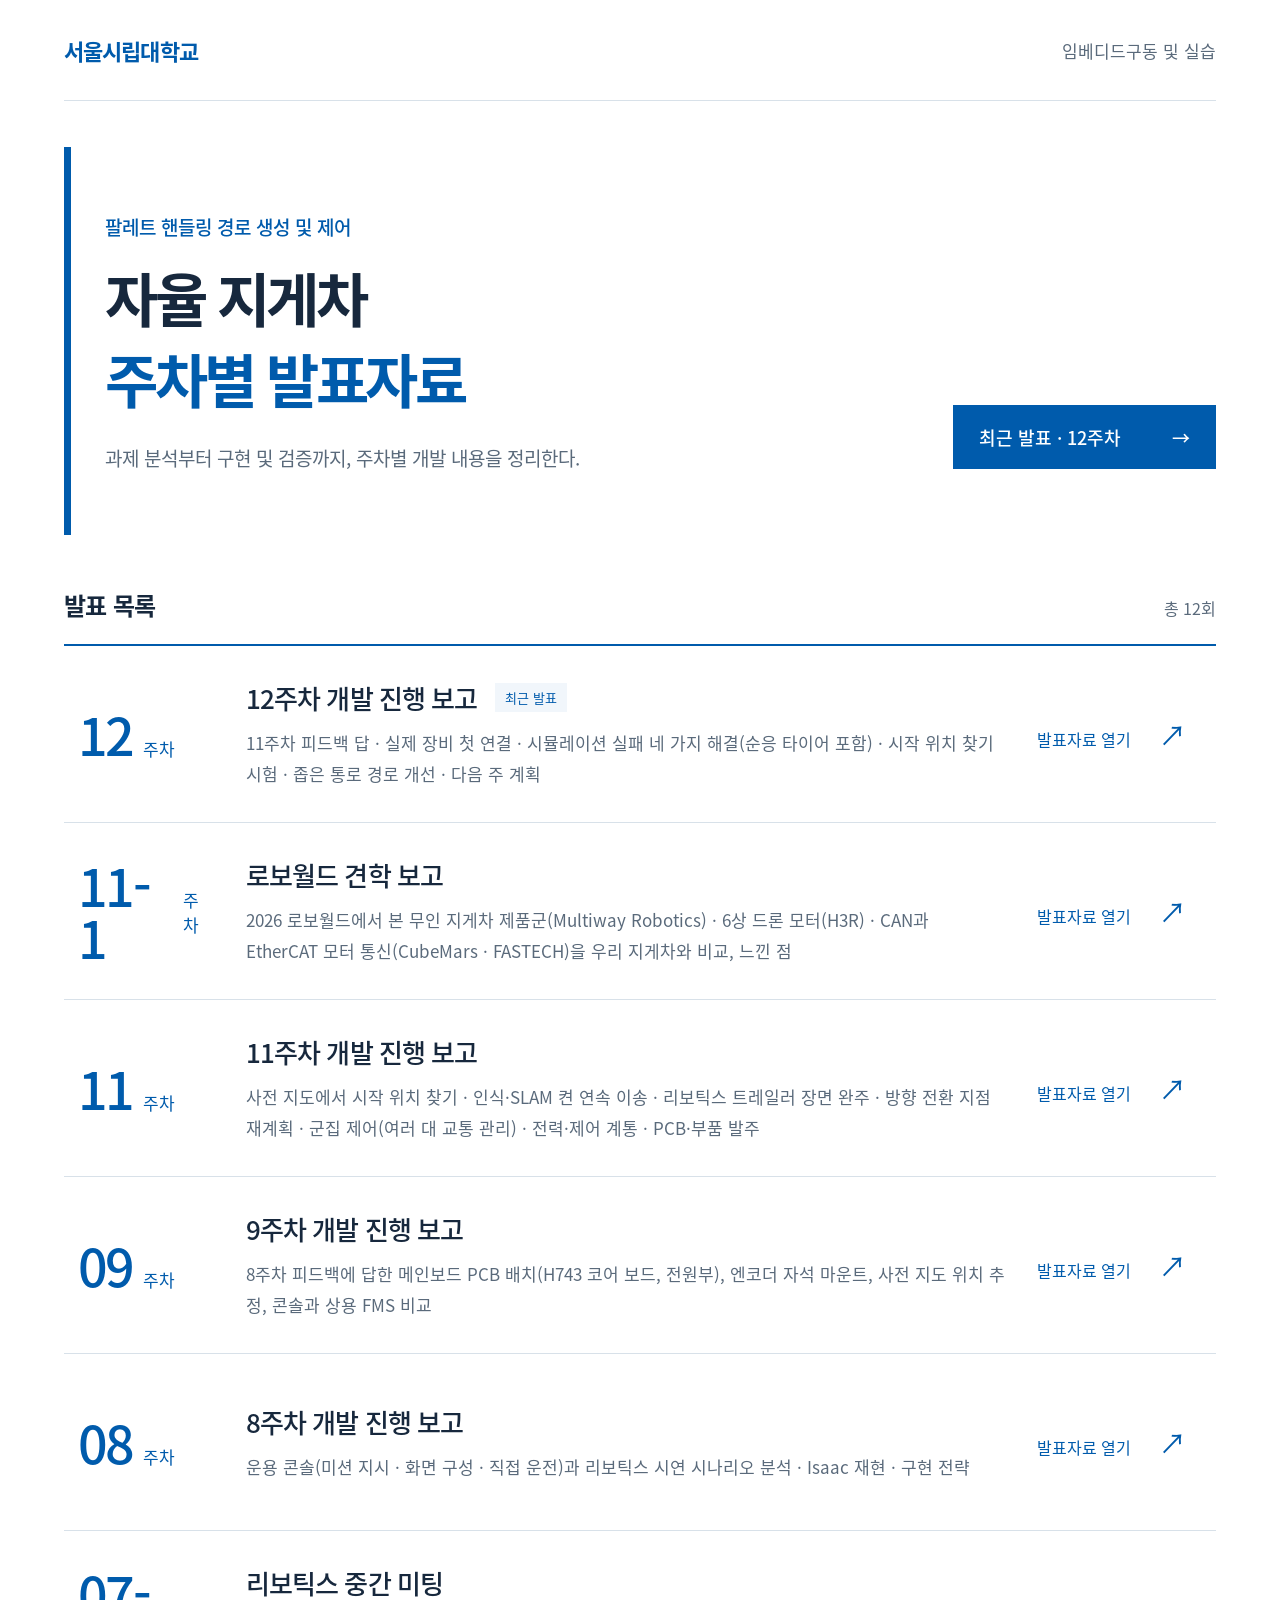
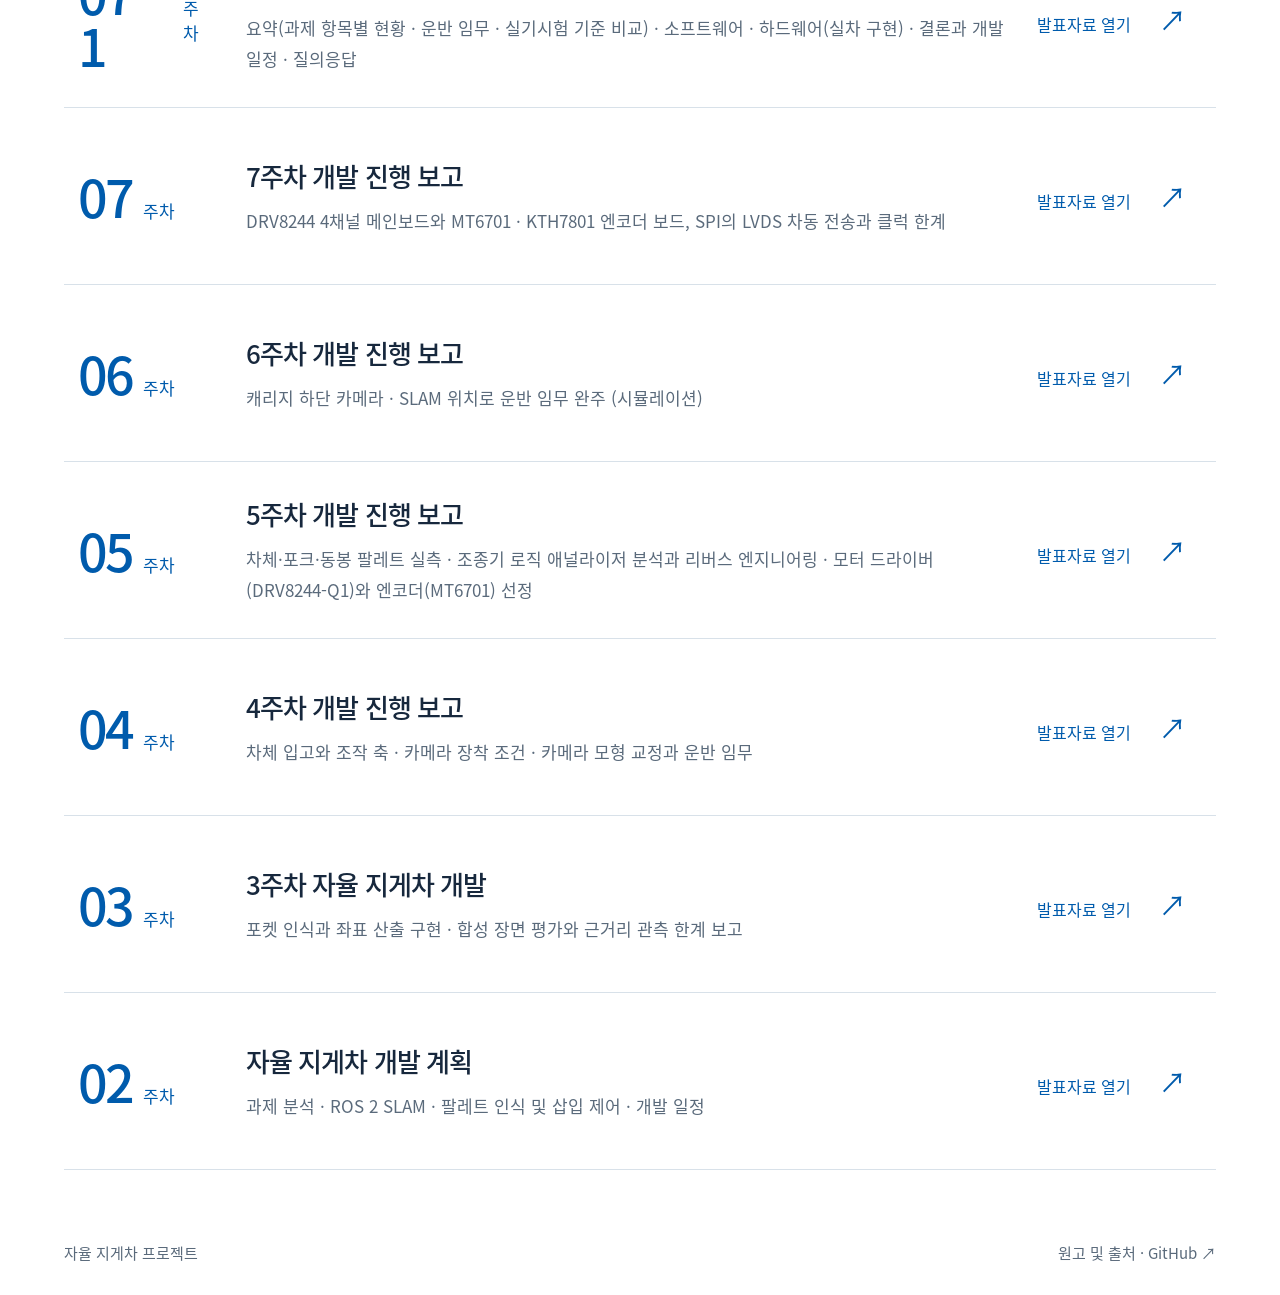
<file: index.html>
<!DOCTYPE html>
<html lang="ko"><head><meta charset="utf-8"><meta name="viewport" content="width=device-width, initial-scale=1">
<title>자율 지게차 · 주차별 발표자료</title><meta name="description" content="임베디드구동 및 실습 자율 지게차 프로젝트의 주차별 발표자료">
<link rel="icon" href="data:,"><link rel="stylesheet" href="week-02/vendor/uos-slide-template/fonts/fonts.css"><link rel="stylesheet" href="archive.css">
<script>
const oldSlide = location.hash.match(/^#(\d+)$/);
if (oldSlide && Number(oldSlide[1]) >= 1 && Number(oldSlide[1]) <= 13) {
  location.replace(new URL('week-02/' + location.search + location.hash, location.href));
}
</script></head><body>
<header class="masthead"><span class="university">서울시립대학교</span><span>임베디드구동 및 실습</span></header>
<main>
<div class="intro"><p class="eyebrow">팔레트 핸들링 경로 생성 및 제어</p><h1>자율 지게차<br><span>주차별 발표자료</span></h1>
<p class="description">과제 분석부터 구현 및 검증까지, 주차별 개발 내용을 정리한다.</p>
<a class="latest-link" href="latest/">최근 발표 · 12주차 <span aria-hidden="true">→</span></a></div>
<section class="archive" aria-labelledby="archive-title"><div class="section-heading"><h2 id="archive-title">발표 목록</h2><span>총 12회</span></div>
<ol class="week-list"><li data-week="12"><a class="week-link" href="week-12/">
<span class="week-number"><b>12</b><span>주차</span></span>
<div class="week-content"><div class="week-heading"><h3>12주차 개발 진행 보고</h3><span class="current">최근 발표</span></div><span class="summary">11주차 피드백 답 · 실제 장비 첫 연결 · 시뮬레이션 실패 네 가지 해결(순응 타이어 포함) · 시작 위치 찾기 시험 · 좁은 통로 경로 개선 · 다음 주 계획</span></div>
<span class="open-deck">발표자료 열기 <span aria-hidden="true">↗</span></span></a></li><li data-week="11-1"><a class="week-link" href="week-11-1/">
<span class="week-number"><b>11-1</b><span>주차</span></span>
<div class="week-content"><div class="week-heading"><h3>로보월드 견학 보고</h3></div><span class="summary">2026 로보월드에서 본 무인 지게차 제품군(Multiway Robotics) · 6상 드론 모터(H3R) · CAN과 EtherCAT 모터 통신(CubeMars · FASTECH)을 우리 지게차와 비교, 느낀 점</span></div>
<span class="open-deck">발표자료 열기 <span aria-hidden="true">↗</span></span></a></li><li data-week="11"><a class="week-link" href="week-11/">
<span class="week-number"><b>11</b><span>주차</span></span>
<div class="week-content"><div class="week-heading"><h3>11주차 개발 진행 보고</h3></div><span class="summary">사전 지도에서 시작 위치 찾기 · 인식·SLAM 켠 연속 이송 · 리보틱스 트레일러 장면 완주 · 방향 전환 지점 재계획 · 군집 제어(여러 대 교통 관리) · 전력·제어 계통 · PCB·부품 발주</span></div>
<span class="open-deck">발표자료 열기 <span aria-hidden="true">↗</span></span></a></li><li data-week="9"><a class="week-link" href="week-09/">
<span class="week-number"><b>09</b><span>주차</span></span>
<div class="week-content"><div class="week-heading"><h3>9주차 개발 진행 보고</h3></div><span class="summary">8주차 피드백에 답한 메인보드 PCB 배치(H743 코어 보드, 전원부), 엔코더 자석 마운트, 사전 지도 위치 추정, 콘솔과 상용 FMS 비교</span></div>
<span class="open-deck">발표자료 열기 <span aria-hidden="true">↗</span></span></a></li><li data-week="8"><a class="week-link" href="week-08/">
<span class="week-number"><b>08</b><span>주차</span></span>
<div class="week-content"><div class="week-heading"><h3>8주차 개발 진행 보고</h3></div><span class="summary">운용 콘솔(미션 지시 · 화면 구성 · 직접 운전)과 리보틱스 시연 시나리오 분석 · Isaac 재현 · 구현 전략</span></div>
<span class="open-deck">발표자료 열기 <span aria-hidden="true">↗</span></span></a></li><li data-week="7-1"><a class="week-link" href="week-07-1/">
<span class="week-number"><b>07-1</b><span>주차</span></span>
<div class="week-content"><div class="week-heading"><h3>리보틱스 중간 미팅</h3></div><span class="summary">요약(과제 항목별 현황 · 운반 임무 · 실기시험 기준 비교) · 소프트웨어 · 하드웨어(실차 구현) · 결론과 개발 일정 · 질의응답</span></div>
<span class="open-deck">발표자료 열기 <span aria-hidden="true">↗</span></span></a></li><li data-week="7"><a class="week-link" href="week-07/">
<span class="week-number"><b>07</b><span>주차</span></span>
<div class="week-content"><div class="week-heading"><h3>7주차 개발 진행 보고</h3></div><span class="summary">DRV8244 4채널 메인보드와 MT6701 · KTH7801 엔코더 보드, SPI의 LVDS 차동 전송과 클럭 한계</span></div>
<span class="open-deck">발표자료 열기 <span aria-hidden="true">↗</span></span></a></li><li data-week="6"><a class="week-link" href="week-06/">
<span class="week-number"><b>06</b><span>주차</span></span>
<div class="week-content"><div class="week-heading"><h3>6주차 개발 진행 보고</h3></div><span class="summary">캐리지 하단 카메라 · SLAM 위치로 운반 임무 완주 (시뮬레이션)</span></div>
<span class="open-deck">발표자료 열기 <span aria-hidden="true">↗</span></span></a></li><li data-week="5"><a class="week-link" href="week-05/">
<span class="week-number"><b>05</b><span>주차</span></span>
<div class="week-content"><div class="week-heading"><h3>5주차 개발 진행 보고</h3></div><span class="summary">차체·포크·동봉 팔레트 실측 · 조종기 로직 애널라이저 분석과 리버스 엔지니어링 · 모터 드라이버(DRV8244-Q1)와 엔코더(MT6701) 선정</span></div>
<span class="open-deck">발표자료 열기 <span aria-hidden="true">↗</span></span></a></li><li data-week="4"><a class="week-link" href="week-04/">
<span class="week-number"><b>04</b><span>주차</span></span>
<div class="week-content"><div class="week-heading"><h3>4주차 개발 진행 보고</h3></div><span class="summary">차체 입고와 조작 축 · 카메라 장착 조건 · 카메라 모형 교정과 운반 임무</span></div>
<span class="open-deck">발표자료 열기 <span aria-hidden="true">↗</span></span></a></li><li data-week="3"><a class="week-link" href="week-03/">
<span class="week-number"><b>03</b><span>주차</span></span>
<div class="week-content"><div class="week-heading"><h3>3주차 자율 지게차 개발</h3></div><span class="summary">포켓 인식과 좌표 산출 구현 · 합성 장면 평가와 근거리 관측 한계 보고</span></div>
<span class="open-deck">발표자료 열기 <span aria-hidden="true">↗</span></span></a></li><li data-week="2"><a class="week-link" href="week-02/">
<span class="week-number"><b>02</b><span>주차</span></span>
<div class="week-content"><div class="week-heading"><h3>자율 지게차 개발 계획</h3></div><span class="summary">과제 분석 · ROS 2 SLAM · 팔레트 인식 및 삽입 제어 · 개발 일정</span></div>
<span class="open-deck">발표자료 열기 <span aria-hidden="true">↗</span></span></a></li></ol></section>
</main><footer><span>자율 지게차 프로젝트</span><a href="https://github.com/lightminn/forklift-presentations">원고 및 출처 · GitHub ↗</a></footer>
</body></html>
</file>
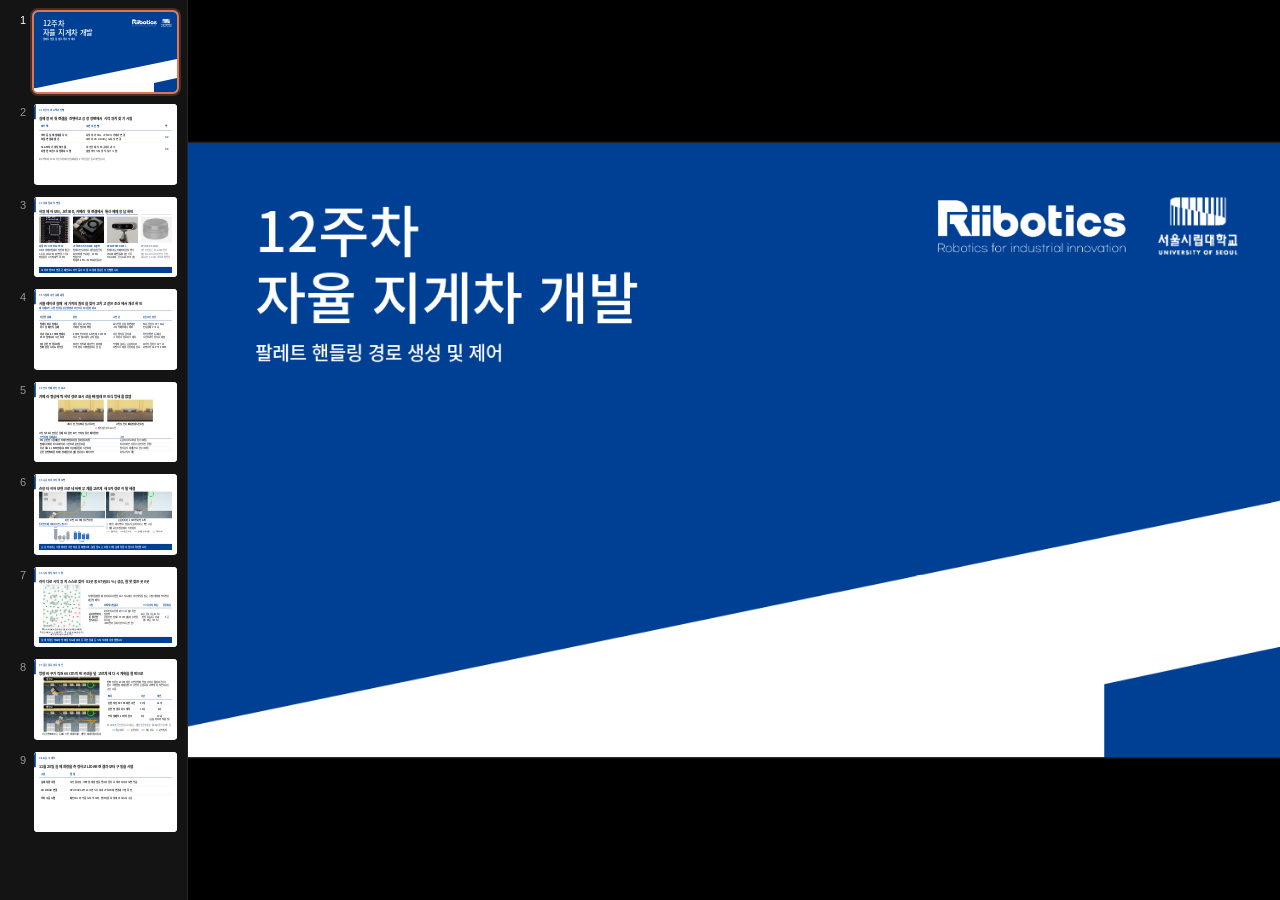
<file: latest/index.html>
<!DOCTYPE html>
<html lang="ko"><head><meta charset="utf-8"><meta name="viewport" content="width=device-width, initial-scale=1">
<title>최근 발표 · 12주차 · 12주차 개발 진행 보고</title><link rel="icon" href="data:,">
<link rel="canonical" href="../week-12/">
<script>location.replace(new URL("../week-12/" + location.search + location.hash, location.href));</script>
<meta http-equiv="refresh" content="0;url=../week-12/"></head>
<body><p>최근 발표자료로 이동한다. <a href="../week-12/">12주차 · 12주차 개발 진행 보고 발표자료 열기</a></p></body></html>
</file>
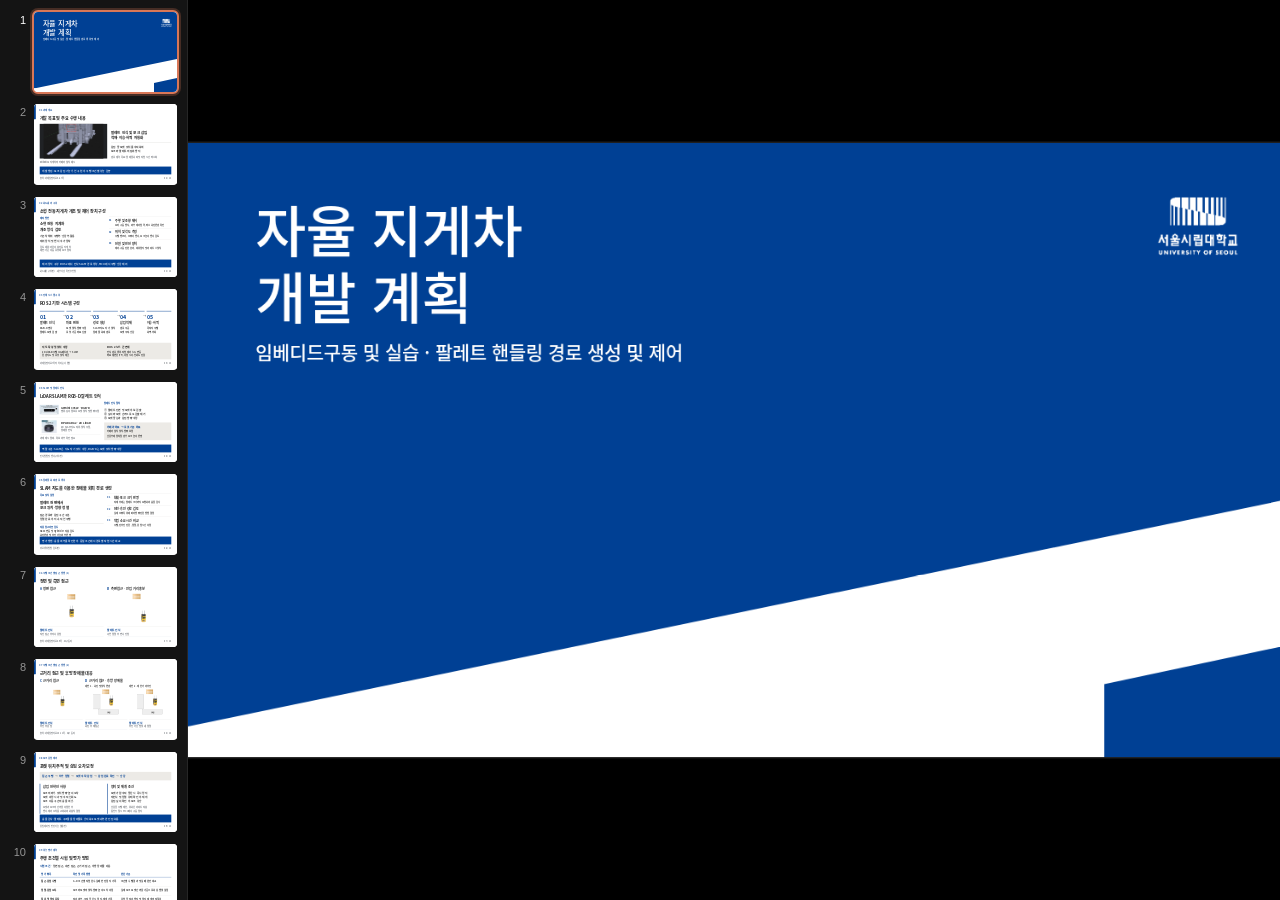
<file: week-02/index.html>
<!DOCTYPE html>
<html lang="ko"><head><meta charset="utf-8"><meta name="viewport" content="width=device-width, initial-scale=1"><title>자율 지게차 개발 계획</title>
<link rel="icon" href="data:,">
<script src="vendor/react.production.min.js"></script><script src="vendor/react-dom.production.min.js"></script><script src="./support.js"></script><script id="approach-reference" type="application/json">{"source":"Google Slides 1BjoJLWmwd07ZJujZp4BPZrwBhx5tsnfmBpWdLMy2YrQ, PPTX export, slides 8-11","files":{"forklift-original.png":{"pptxEntry":"ppt/media/image1.png","sha256":"2c13a08c6ffaddbfb60661c7ccffba6f2c61b2904694356acc304725a36f165c"},"pallet-original.png":{"pptxEntry":"ppt/media/image2.png","sha256":"ae8bc34eb480536ba54137d8c964a99ff628981ae0b69f6f03e1e33040e2aa33"}},"vehicle":{"width":115.76574803149606,"height":52.8996062992126,"crop":[47.0268,122.31,291.546,133.2324]},"scenes":{"A":{"slide":8,"origin":[300,120],"viewBox":[0,0,210,300],"pallet":[65.51968503937007,17.85629921259843,71.22637795275591,47.29330708661417],"poses":{"start":[104.01838582677163,172.85925196850394,-90.0],"end":[101.13255905511812,90.72933070866142,-90.0]},"obstacles":[]},"B":{"slide":9,"origin":[315,65],"viewBox":[0,0,210,300],"pallet":[45.0,15.13582677165354,71.22637795275591,47.29330708661417],"poses":{"start":[142.67586614173229,216.7549212598425,-90.0],"end":[82.75263779527558,87.25295275590551,-90.0],"via":[114.25295275590554,164.96161417322836,-105.96573333333333]},"obstacles":[]},"C":{"slide":10,"origin":[335,65],"viewBox":[0,0,210,300],"pallet":[25.0,15.13582677165354,71.22637795275591,47.29330708661417],"poses":{"start":[117.79200787401572,129.376968503937,-90.0],"end":[60.61287401574805,93.11122047244095,-90.0],"via":[73.08956692913387,236.125,-89.99996666666667]},"obstacles":[]},"D1":{"slide":11,"origin":[175,70],"viewBox":[0,0,265,300],"pallet":[89.43897637795277,10.13582677165354,71.22637795275591,47.29330708661417],"poses":{"start":[181.74476377952755,123.40059055118112,-90.0],"end":[125.05185039370076,88.11122047244095,-90.0],"via":[135.99082677165353,136.6427165354331,-180.0]},"obstacles":[[5.960000000000008,60.150000000000006,61.7,148.65,"left"],[53.02000000000001,215.86,204.05,47.29,"rear"]]},"D2":{"slide":11,"origin":[438,82],"viewBox":[0,0,265,300],"pallet":[89.8287401574803,10.13582677165354,71.22637795275591,47.29330708661417],"poses":{"start":[182.13452755905507,123.40059055118112,-90.0],"end":[125.44161417322834,88.11122047244095,-90.0],"via":[147.42791338582674,153.85724409448818,-90.0]},"obstacles":[[6.350000000000023,60.150000000000006,61.7,148.65,"left"],[53.410000000000025,215.86,204.05,47.29,"rear"]]}}}</script><script src="case-motion.js?v=91b2f64dd94c" defer></script></head>
<body><x-dc><helmet><meta name="viewport" content="width=device-width, initial-scale=1"><title>자율 지게차 개발 계획</title>
<link rel="stylesheet" href="vendor/uos-slide-template/fonts/fonts.css"><link rel="stylesheet" href="vendor/uos-slide-template/_ds_bundle.css"><link rel="stylesheet" href="vendor/uos-slide-template/styles.css"><link rel="stylesheet" href="deck.css?v=3d9d6c6cf7d3"><script src="vendor/uos-slide-template/_ds_bundle.js"></script></helmet>
<x-import component-from-global-scope="deck-stage" from="./deck-stage.js" width="1280" height="720" hint-size="100%,100%">
<section data-label="개발 계획" data-screen-label="01" data-duration="20" data-speaker-notes="권장 20초

본 과제에서는 주변 장애물을 회피하면서 팔레트의 적재·이송·하역을 수행하는 ROS 2 기반 자율 지게차를 개발하고자 한다. 2차원 LiDAR SLAM으로 작업 환경의 지도를 작성하고 지게차의 위치를 추정한다. 주요 개발 내용은 팔레트 인식, 접근 경로 생성, 포크 삽입 제어이다. 정면 삽입 기능을 먼저 구현한 후, 측면 접근과 후진 등 주행 조건을 추가하여 성능을 평가할 계획이다.

[Sources]
과제 원문 1·3·6·7쪽: https://docs.google.com/presentation/d/1BjoJLWmwd07ZJujZp4BPZrwBhx5tsnfmBpWdLMy2YrQ/edit
[/Sources]" style="background:#fff">
<x-import component-from-global-scope="UOSSlideDS.TitleSlide" hint-size="100%,100%" title="자율 지게차
개발 계획" subtitle="임베디드구동 및 실습 · 팔레트 핸들링 경로 생성 및 제어"></x-import>
</section>

<section data-label="과제 개요" data-screen-label="02" data-duration="45" data-speaker-notes="권장 45초

개발 목표는 팔레트 인식부터 포크 삽입, 적재, 목적지 이송 및 하역까지의 작업을 자동화하는 것이다. 팔레트에 접근하는 과정에서는 주변 장애물과의 충돌을 피하고, 삽입 과정에서는 포크가 포켓의 위치와 방향에 맞도록 제어해야 한다. 이를 위해 삽입이 끝날 때까지 포켓 위치를 추적하고 오차를 보정한다. 제시된 사진은 과제 설명자료의 Riibotics 지게차로, 포크 상부에 장착된 카메라의 배치를 보여 준다. 과제의 최종 목표는 충돌 없이 작업 시간을 최소화하는 경로를 생성하는 것이다. 우선 정면 삽입의 정확도와 반복 수행 여부를 검증한 후, 주행 조건별 시험을 통해 작업 시간을 단축하고자 한다.

[Sources]
과제 원문 4·6·7쪽, Riibotics 그림: https://docs.google.com/presentation/d/1BjoJLWmwd07ZJujZp4BPZrwBhx5tsnfmBpWdLMy2YrQ/edit
[/Sources]" style="background:#fff">
<x-import component-from-global-scope="UOSSlideDS.ContentSlide" hint-size="100%,100%" title="01  과제 개요"><div class="slide-body">
<h2 class="headline">개발 목표 및 주요 수행 내용</h2>
<div class="split grow" style="grid-template-columns:1.12fr 1fr">
  <figure class="stack"><div class="hero-photo"><img class="photo" src="assets/riibotics-reference.jpeg" alt="과제에서 제시한 Riibotics 지게차의 포크와 마스트 중앙 RGB-D 카메라 위치"></div><figcaption class="small muted">Riibotics 지게차의 카메라 설치 예시</figcaption></figure>
  <div class="stack" style="justify-content:center">
    <p class="statement">팔레트 인식 및 포크 삽입<br>적재·이송·하역 자동화</p>
    <div class="rule body">삽입 중 포켓 위치를 추적하여<br>포크와 팔레트의 접촉 방지</div>
    <p class="small muted">경로 계획 목표: 장애물 회피 및 작업 시간 최소화</p>
  </div>
</div>
<div class="takeaway">개발 방침: 포크 삽입 기능 우선 구현 후 주행 조건별 성능 검증</div>
<div class="foot"><a href="https://docs.google.com/presentation/d/1BjoJLWmwd07ZJujZp4BPZrwBhx5tsnfmBpWdLMy2YrQ/edit" target="_blank" rel="noopener">출처: 과제 설명자료 4·6·7쪽</a><span>02 / 13</span></div></div></x-import>
</section>

<section data-label="하드웨어 구성" data-screen-label="03" data-duration="55" data-speaker-notes="권장 55초

제작 방안으로는 소형 전동 지게차를 개조하여 주행부와 승강부를 활용하는 방법을 검토한다. 검토 대상은 프로젝트 폴더에 제시된 어린이용 전동 지게차이며, 구매 여부와 세부 사양은 확인이 필요하다. 차체를 선정할 때에는 주행 모터와 조향 장치에 외부 제어 신호를 입력할 수 있는지 우선 확인한다. 주행 거리와 조향각은 엔코더 및 각도 센서로 측정하고, 포크 높이와 승강 범위는 위치 센서 및 리미트 스위치로 확인하는 방안을 검토한다. 제어 장치는 상위 컴퓨터와 MCU로 나누어 구성할 계획이다. 상위 컴퓨터에서는 ROS 2를 사용하여 센서 처리, 팔레트 인식, SLAM 및 경로 생성을 수행한다. MCU는 주행·승강 제어와 통신 두절 시 정지를 담당한다. 컴퓨터 기종은 센서 연결 방식과 연산 성능을 검토하여 결정한다. 기존 차체의 개조가 어려운 경우에는 이동 로봇에 포크를 장착하는 방안을 적용한다.

[Sources]
과제 원문 5쪽, 플랫폼 대안: https://docs.google.com/presentation/d/1BjoJLWmwd07ZJujZp4BPZrwBhx5tsnfmBpWdLMy2YrQ/edit
로컬 forklift_store_link.txt의 후보 링크; 상세 사양 미확인: https://smartstore.naver.com/skybaesong/products/11789657592
[/Sources]" style="background:#fff">
<x-import component-from-global-scope="UOSSlideDS.ContentSlide" hint-size="100%,100%" title="02  하드웨어 구성"><div class="slide-body">
<h2 class="headline">소형 전동 지게차 개조 및 제어 장치 구성</h2>
<div class="split grow" style="grid-template-columns:1.05fr 1fr">
 <div class="stack">
  <div><div class="label">제작 방안</div><p class="statement" style="margin-top:10px">소형 전동 지게차<br>개조 방식 검토</p></div>
  <p class="body">기존 차체의 주행부·승강부 활용<br>제어 장치 및 센서 추가 장착</p>
  <p class="small muted">검토 대상: 어린이용 전동 지게차<br>대안: 기존 이동 로봇에 포크 장착</p>
 </div>
 <div>
  <div class="line-item"><span class="label">01</span><div><strong>주행 및 조향 제어</strong><p class="small">모터 구동 방식, 외부 제어 입력, 최소 회전반경 확인</p></div></div>
  <div class="line-item"><span class="label">02</span><div><strong>위치 및 각도 측정</strong><p class="small">주행 엔코더, 조향각 센서, 포크 높이 센서 검토</p></div></div>
  <div class="line-item"><span class="label">03</span><div><strong>전원 및 안전 장치</strong><p class="small">제어·구동 전원 분리, 비상정지 및 리미트 스위치</p></div></div>
 </div>
</div>
<div class="takeaway">제어 장치 구성: ROS 2에서 인식·SLAM·경로 생성, MCU에서 주행·승강 제어</div>
<div class="foot"><a href="https://docs.google.com/presentation/d/1BjoJLWmwd07ZJujZp4BPZrwBhx5tsnfmBpWdLMy2YrQ/edit" target="_blank" rel="noopener">하드웨어 구성(안) · 세부 사양 확인 후 선정</a><span>03 / 13</span></div></div></x-import>
</section>

<section data-label="전체 시스템 구성" data-screen-label="04" data-duration="50" data-speaker-notes="권장 50초

전체 시스템은 ROS 2에서 센서 처리, 인식, 경로 생성 및 제어 노드를 연동하는 구조로 구성한다. 지도 작성과 자기 위치 추정에는 2차원 LiDAR SLAM을 사용한다. LiDAR 스캔과 주행 오도메트리 및 센서 좌표 변환을 입력으로 환경 지도를 작성하며, SLAM 패키지는 slam_toolbox를 검토한다. 팔레트 작업은 과제에서 제시한 다섯 단계에 따라 수행한다. 첫째, RGB-D 영상에서 팔레트와 포켓을 검출한다. 둘째, 검출한 포켓의 위치와 방향을 로봇 기준 좌표로 변환한다. 셋째, SLAM 지도와 지도상 로봇 위치를 이용하여 팔레트 접근 경로를 생성한다. 최근 LiDAR 측정값도 장애물 판단에 반영한다. 넷째, 생성한 경로를 추종하면서 포켓 위치를 추적하고, 삽입 완료 후 포크를 상승시켜 적재한다. 다섯째, 목적지까지 이동하여 하역한다. 각 단계에서는 위치·방향뿐 아니라 측정 시각과 인식 신뢰도를 함께 전달한다. 측정 시각이 오래되었거나 신뢰도가 낮은 결과는 제어에 사용하기 전에 확인해야 한다. 센서 측정값, 제어 명령, 동작 상태는 같은 시간 기준으로 기록하여 오류가 발생한 단계를 분석한다.

[Sources]
과제 원문 7쪽의 모듈 순서; 인터페이스는 개발 제안: https://docs.google.com/presentation/d/1BjoJLWmwd07ZJujZp4BPZrwBhx5tsnfmBpWdLMy2YrQ/edit
ROS 2의 2D SLAM, 오도메트리·좌표 변환 및 Nav2 연계 근거; 패키지는 검토 대상: https://docs.nav2.org/rolling/configuration_and_development/first_time_robot_setup_guide/sensors/mapping_localization/
[/Sources]" style="background:#fff">
<x-import component-from-global-scope="UOSSlideDS.ContentSlide" hint-size="100%,100%" title="03  전체 시스템 구성"><div class="slide-body">
<h2 class="headline">ROS 2 기반 시스템 구성</h2>
<div class="pipeline grow" style="padding-top:18px">
 <div class="pipeline-step"><div class="number">01</div><h3>팔레트 인식</h3><p>RGB-D 영상<br>팔레트·포켓 검출</p></div>
 <div class="pipeline-step"><div class="number">02</div><h3>좌표 변환</h3><p>포켓 위치·방향 추정<br>로봇 기준 좌표 산출</p></div>
 <div class="pipeline-step"><div class="number">03</div><h3>경로 생성</h3><p>SLAM 지도·자기 위치<br>장애물 회피 경로</p></div>
 <div class="pipeline-step"><div class="number">04</div><h3>삽입·적재</h3><p>경로 추종<br>포켓 추적·승강</p></div>
 <div class="pipeline-step"><div class="number">05</div><h3>이송·하역</h3><p>목적지 주행<br>하역·후퇴</p></div>
</div>
<div class="io-band">
 <div><strong>지도 작성 및 위치 추정</strong><p class="small">2D LiDAR·주행 오도메트리 → SLAM<br>환경 지도 및 로봇 위치 제공</p></div>
 <div><strong>ROS 2 노드 간 연계</strong><p class="small">인식·경로 생성·작업 제어 노드 연동<br>좌표계 변환(TF), 측정 시각·신뢰도 전달</p></div>
</div>
<div class="foot"><a href="https://docs.google.com/presentation/d/1BjoJLWmwd07ZJujZp4BPZrwBhx5tsnfmBpWdLMy2YrQ/edit" target="_blank" rel="noopener">과제 설명자료 7쪽의 처리 순서 반영</a><span>04 / 13</span></div></div></x-import>
</section>

<section data-label="SLAM 및 팔레트 인식" data-screen-label="05" data-duration="60" data-speaker-notes="권장 60초

ROS 2 기반 2차원 LiDAR SLAM으로 작업 환경의 지도를 작성하고 지게차의 위치를 추정한다. 주변 장애물도 LiDAR 측정값으로 확인한다. 팔레트 포켓의 상대 위치와 방향은 RGB-D 카메라로 추정한다. 과제에서 제시한 장비는 Gemini 335Le와 RPLIDAR A2이며, 실제 확보 여부는 확인이 필요하다. 초기에는 일정한 규격의 팔레트를 대상으로 전면과 포켓 후보를 검출한다. 이후 깊이 정보와 좌우 포켓 간격을 이용하여 실제 포켓에 해당하는지 판별하고, 포켓 중심과 삽입 방향을 추정한다. 학습 모델의 적용 여부는 이 방법의 인식 성능을 평가한 후 검토한다. 카메라에서 구한 위치는 장착 위치와 방향을 보정하여 로봇 기준 좌표로 변환한다. 카메라가 승강부와 함께 이동하는 구조라면 포크 높이에 따라 좌표 변환을 갱신해야 한다. 또한 근거리에서는 포크에 의한 가림과 깊이 측정 오차가 발생할 수 있으므로, 삽입 구간에서 포켓이 계속 관측되는지 확인한다. 2차원 LiDAR의 측정 범위는 센서가 설치된 높이의 평면으로 제한된다.

[Sources]
과제 원문 2·3·4·7쪽, 센서 이미지: https://docs.google.com/presentation/d/1BjoJLWmwd07ZJujZp4BPZrwBhx5tsnfmBpWdLMy2YrQ/edit
RGB-D 제품 설명: https://www.orbbec.com/gemini-335le/
2D 거리 스캔 설명: https://www.slamtec.com/en/lidar/a2/
ROS 2의 2D SLAM, 오도메트리·좌표 변환 및 Nav2 연계 근거; 패키지는 검토 대상: https://docs.nav2.org/rolling/configuration_and_development/first_time_robot_setup_guide/sensors/mapping_localization/
[/Sources]" style="background:#fff">
<x-import component-from-global-scope="UOSSlideDS.ContentSlide" hint-size="100%,100%" title="04  SLAM 및 팔레트 인식"><div class="slide-body">
<h2 class="headline">LiDAR SLAM과 RGB-D 팔레트 인식</h2>
<div class="split grow" style="grid-template-columns:.95fr 1.05fr">
 <div class="stack" style="gap:10px">
  <div class="sensor-row"><img src="assets/gemini-335le.jpeg" alt="과제에서 지정한 Orbbec Gemini 335Le RGB-D 카메라"><div><strong>Gemini 335Le · RGB-D</strong><p class="small muted">영상·깊이 정보로 포켓 위치 및 방향 추정</p></div></div>
  <div class="sensor-row"><img src="assets/rplidar-a2.jpeg" alt="과제에서 제시한 Slamtec RPLIDAR A2"><div><strong>RPLIDAR A2 · 2D LiDAR</strong><p class="small muted">2D SLAM 지도 작성·위치 추정, 장애물 인식</p></div></div>
  <p class="small muted">과제 제시 장비 · 확보 여부 확인 필요</p>
 </div>
 <div class="stack">
  <div class="label">팔레트 인식 절차</div>
  <p class="body">① 팔레트 전면 및 포켓 후보 검출<br>② 깊이와 포켓 간격으로 오검출 제거<br>③ 포켓 중심과 삽입 방향 추정</p>
  <div class="transform"><b class="blue">카메라 좌표 → 로봇 기준 좌표</b><br><span class="small">카메라 설치 위치·방향 보정<br>승강부에 장착할 경우 포크 높이 반영</span></div>
 </div>
</div>
<div class="takeaway">역할 구분: SLAM은 지도·자기 위치 추정, RGB-D는 포켓 위치·방향 추정</div>
<div class="foot"><a href="https://docs.google.com/presentation/d/1BjoJLWmwd07ZJujZp4BPZrwBhx5tsnfmBpWdLMy2YrQ/edit" target="_blank" rel="noopener">인식 방법 및 센서 구성(안)</a><span>05 / 13</span></div></div></x-import>
</section>

<section data-label="장애물 회피 경로 생성" data-screen-label="06" data-duration="60" data-speaker-notes="권장 60초

SLAM이 제공하는 지도와 자기 위치를 이용하여 팔레트 접근 경로를 생성한다. 주행 기능은 ROS 2의 Nav2 적용을 검토하되, 실제 조향 특성에 맞는 경로 생성기와 제어기를 선정한다. 접근 경로의 종점은 팔레트 전면에서 포크의 위치와 방향을 정렬할 수 있는 지점으로 정한다. 정렬이 끝난 후에는 저속 직선 주행으로 포크를 삽입한다. 경로 생성 시에는 차체의 조향 방식과 최소 회전반경을 반영하고, 차체와 포크가 이동하는 전체 영역에 장애물이 있는지 검사한다. 현재 LiDAR 측정값을 장애물 정보에 반영하여 지도 작성 이후의 환경 변화에도 대응한다. 적재 후에는 팔레트 크기도 충돌 검사에 포함한다. 조향 방식의 차체를 선정하는 경우에는 회전반경과 전후진을 고려할 수 있는 Hybrid A*를 검토한다. 다만 알고리즘을 적용하는 것만으로 작업 시간이 최소가 된다고 단정할 수는 없다. 실측한 조향 특성과 후진 가능 여부를 반영한 뒤, 같은 시험 조건에서 경로별 작업 시간을 비교한다. 평가 시간에는 주행뿐 아니라 전후진 전환, 정렬, 삽입에 소요되는 시간을 포함한다.

[Sources]
과제 원문 6·8–11쪽: https://docs.google.com/presentation/d/1BjoJLWmwd07ZJujZp4BPZrwBhx5tsnfmBpWdLMy2YrQ/edit
Hybrid A*의 회전반경·차체 형상 고려 근거; 채택은 미정: https://docs.nav2.org/rolling/configuration_and_development/first_time_robot_setup_guide/navigation_plugins/setup_navigation_plugins/
ROS 2의 2D SLAM, 오도메트리·좌표 변환 및 Nav2 연계 근거; 패키지는 검토 대상: https://docs.nav2.org/rolling/configuration_and_development/first_time_robot_setup_guide/sensors/mapping_localization/
[/Sources]" style="background:#fff">
<x-import component-from-global-scope="UOSSlideDS.ContentSlide" hint-size="100%,100%" title="05  장애물 회피 경로 생성"><div class="slide-body">
<h2 class="headline">SLAM 지도를 이용한 장애물 회피 경로 생성</h2>
<div class="split grow">
 <div class="stack">
  <div class="label">목표 위치 설정</div>
  <p class="statement">팔레트 전면에서<br>포크 위치·방향 정렬</p>
  <p class="body">접근 경로와 삽입 구간 구분<br>정렬 완료 후 저속 직선 주행</p>
  <div class="rule"><div class="label">적용 알고리즘 검토</div><p class="small" style="margin-top:10px">Nav2 연동 및 Hybrid A* 적용 검토<br>회전반경 및 후진 가능 여부 반영</p></div>
 </div>
 <div>
  <div class="line-item"><span class="label">01</span><div><strong>차체·포크 크기 반영</strong><p class="small">적재 후에는 팔레트 크기까지 포함하여 충돌 검사</p></div></div>
  <div class="line-item"><span class="label">02</span><div><strong>전진·후진 경로 검토</strong><p class="small">실제 조향 특성에 따라 방향 전환 방법 결정</p></div></div>
  <div class="line-item"><span class="label">03</span><div><strong>작업 소요 시간 비교</strong><p class="small">주행, 전후진 전환, 정렬, 삽입 시간 측정</p></div></div>
 </div>
</div>
<div class="takeaway">평가 방법: 충돌 여부를 확인한 후 동일 조건에서 경로별 작업 시간 비교</div>
<div class="foot"><a href="https://docs.google.com/presentation/d/1BjoJLWmwd07ZJujZp4BPZrwBhx5tsnfmBpWdLMy2YrQ/edit" target="_blank" rel="noopener">경로 생성 방법 검토(안)</a><span>06 / 13</span></div></div></x-import>
</section>

<section data-label="주행 조건별 접근 방법 (1)" data-screen-label="07" data-duration="45" data-speaker-notes="권장 45초

접근 방법은 과제에서 제시한 A부터 D까지의 네 가지 조건으로 나누어 개발한다. A는 팔레트가 지게차 정면에 있고 포크와 포켓의 방향이 일치하는 경우이다. 직진 접근과 저속 삽입을 수행하며, 좌우 위치 오차와 방향 오차 및 접촉 여부를 확인한다. B는 팔레트가 측면에 있으나 정렬에 필요한 접근 거리가 충분한 경우이다. 곡선 주행으로 방향을 맞춘 후 정지 없이 삽입하도록 경로를 생성한다. 개발 초기에는 A 조건에서 인식, 좌표 변환, 삽입 제어를 연결하여 시험한다. 이후 시작 위치를 좌우로 변경하여 B 조건을 평가한다. 이와 같이 시험 조건을 순차적으로 추가하여 삽입 제어와 접근 경로의 오류를 구분할 계획이다. 애니메이션은 과제 원문 8·9쪽에 배치된 지게차와 팔레트 이미지 요소를 그대로 사용한다. 시작 자세와 삽입 자세 및 B의 중간 자세를 기준으로 움직임을 연결하였다. 실제 차체에서 계산한 경로나 실험 결과를 나타내지 않는다.

[Sources]
과제 원문 8·9쪽의 개별 이미지 요소와 배치·회전값을 사용한 애니메이션: https://docs.google.com/presentation/d/1BjoJLWmwd07ZJujZp4BPZrwBhx5tsnfmBpWdLMy2YrQ/edit
[/Sources]" style="background:#fff">
<x-import component-from-global-scope="UOSSlideDS.ContentSlide" hint-size="100%,100%" title="06  주행 조건별 접근 방법 (1)"><div class="slide-body"><div class="motion-top"><h2 class="headline">정면 및 측면 접근</h2></div>
<div class="split grow motion-pair"><figure class="case motion-case" data-motion-case="A">
 <figcaption class="case-title"><span>A</span>정면 접근</figcaption>
 <svg class="motion-scene" viewBox="0 0 210 300" role="img" aria-label="A: 직진 접근 후 저속 삽입">
  <title>A 접근 시나리오</title><desc>과제 원문의 지게차와 팔레트 이미지 요소를 사용한 직진 접근 후 저속 삽입</desc>

  <image class="motion-pallet" href="assets/pallet-original.png" x="65.51968503937007" y="17.85629921259843" width="71.22637795275591" height="47.29330708661417"/>
  <g class="motion-vehicle" transform="translate(104.01838582677163 172.85925196850394) rotate(90.0)">
   <svg x="-57.88287401574803" y="-26.4498031496063" width="115.76574803149606" height="52.8996062992126" viewBox="47.0268 122.31 291.546 133.2324" preserveAspectRatio="none" overflow="hidden">
    <image href="assets/forklift-original.png" width="360" height="360"/>
   </svg>
  </g>
 </svg>
 <div class="motion-state"><span class="motion-phase">팔레트 인식</span><span class="motion-caption">직진 접근 후 저속 삽입</span></div>
 <div class="motion-track" aria-hidden="true"><div class="motion-progress"></div></div>
</figure><figure class="case motion-case" data-motion-case="B">
 <figcaption class="case-title"><span>B</span>측면 접근 · 진입 거리 충분</figcaption>
 <svg class="motion-scene" viewBox="0 0 210 300" role="img" aria-label="B: 곡선 정렬 후 연속 진입">
  <title>B 접근 시나리오</title><desc>과제 원문의 지게차와 팔레트 이미지 요소를 사용한 곡선 정렬 후 연속 진입</desc>

  <image class="motion-pallet" href="assets/pallet-original.png" x="45.0" y="15.13582677165354" width="71.22637795275591" height="47.29330708661417"/>
  <g class="motion-vehicle" transform="translate(142.67586614173229 216.7549212598425) rotate(90.0)">
   <svg x="-57.88287401574803" y="-26.4498031496063" width="115.76574803149606" height="52.8996062992126" viewBox="47.0268 122.31 291.546 133.2324" preserveAspectRatio="none" overflow="hidden">
    <image href="assets/forklift-original.png" width="360" height="360"/>
   </svg>
  </g>
 </svg>
 <div class="motion-state"><span class="motion-phase">팔레트 인식</span><span class="motion-caption">곡선 정렬 후 연속 진입</span></div>
 <div class="motion-track" aria-hidden="true"><div class="motion-progress"></div></div>
</figure></div><div class="foot"><a href="https://docs.google.com/presentation/d/1BjoJLWmwd07ZJujZp4BPZrwBhx5tsnfmBpWdLMy2YrQ/edit" target="_blank" rel="noopener">출처: 과제 설명자료 8·9쪽 · 요구 동작</a><span>07 / 13</span></div></div></x-import>
</section>

<section data-label="주행 조건별 접근 방법 (2)" data-screen-label="08" data-duration="60" data-speaker-notes="권장 60초

C는 팔레트와의 거리가 가까워 바로 정렬하기 어려운 경우이다. 우선 후진하여 필요한 공간을 확보한 후, 방향을 맞추어 다시 접근한다. D는 팔레트와의 거리가 가까우면서 후방에 장애물이 있는 경우이다. 이동 가능한 공간으로 위치를 변경한 뒤 재접근하거나, 장애물까지의 허용 거리 내에서 후진하여 정렬한다. 이때 제자리 회전 가능 여부는 실제 구동 구조에 따라 결정한다. 조향 차량은 전진과 후진을 조합하여 방향을 바꾸도록 계획한다. 차체 중심의 이동 경로뿐 아니라 돌출된 포크와 차체 후미의 충돌 가능성도 확인해야 한다. 이동 가능한 경로를 찾지 못하면 정지하도록 제어한다. 해당 정지는 안전 기능으로 평가하되 삽입 성공에는 포함하지 않는다. 애니메이션은 원문의 이미지 요소와 좌측·후방 장애물 배치를 유지하며, D의 회전·위치 변경과 제한 거리 후진을 두 대안으로 함께 보여 준다. 회전 동작의 적용 가능 여부와 실제 경로는 차체 선정 후 확인한다.

[Sources]
과제 원문 10·11쪽의 개별 이미지 요소와 배치·회전값을 사용한 애니메이션: https://docs.google.com/presentation/d/1BjoJLWmwd07ZJujZp4BPZrwBhx5tsnfmBpWdLMy2YrQ/edit
[/Sources]" style="background:#fff">
<x-import component-from-global-scope="UOSSlideDS.ContentSlide" hint-size="100%,100%" title="07  주행 조건별 접근 방법 (2)"><div class="slide-body"><div class="motion-top"><h2 class="headline">근거리 접근 및 후방 장애물 대응</h2></div>
<div class="split grow motion-pair motion-pair--variants"><figure class="case motion-case" data-motion-case="C">
 <figcaption class="case-title"><span>C</span>근거리 접근</figcaption>
 <svg class="motion-scene" viewBox="0 0 210 300" role="img" aria-label="C: 후진 후 삽입">
  <title>C 접근 시나리오</title><desc>과제 원문의 지게차와 팔레트 이미지 요소를 사용한 후진 후 삽입</desc>

  <image class="motion-pallet" href="assets/pallet-original.png" x="25.0" y="15.13582677165354" width="71.22637795275591" height="47.29330708661417"/>
  <g class="motion-vehicle" transform="translate(117.79200787401572 129.376968503937) rotate(90.0)">
   <svg x="-57.88287401574803" y="-26.4498031496063" width="115.76574803149606" height="52.8996062992126" viewBox="47.0268 122.31 291.546 133.2324" preserveAspectRatio="none" overflow="hidden">
    <image href="assets/forklift-original.png" width="360" height="360"/>
   </svg>
  </g>
 </svg>
 <div class="motion-state"><span class="motion-phase">팔레트 인식</span><span class="motion-caption">후진 후 삽입</span></div>
 <div class="motion-track" aria-hidden="true"><div class="motion-progress"></div></div>
</figure><div class="motion-d-group"><h3 class="case-title"><span>D</span>근거리 접근 · 후방 장애물</h3><div class="motion-d-options"><figure class="case motion-case" data-motion-case="D1">
 <figcaption class="motion-alternative-title">대안 1 · 회전 및 위치 변경</figcaption>
 <svg class="motion-scene" viewBox="0 0 265 300" role="img" aria-label="D1: 회전 후 재접근">
  <title>D1 접근 시나리오</title><desc>과제 원문의 지게차와 팔레트 이미지 요소를 사용한 회전 후 재접근</desc>
<g class="motion-obstacle" data-obstacle="left"><rect x="5.960000000000008" y="60.150000000000006" width="61.7" height="148.65"/></g><g class="motion-obstacle" data-obstacle="rear"><rect x="53.02000000000001" y="215.86" width="204.05" height="47.29"/><text x="155.04500000000002" y="245.50500000000002" text-anchor="middle">장애물</text></g>
  <image class="motion-pallet" href="assets/pallet-original.png" x="89.43897637795277" y="10.13582677165354" width="71.22637795275591" height="47.29330708661417"/>
  <g class="motion-vehicle" transform="translate(181.74476377952755 123.40059055118112) rotate(90.0)">
   <svg x="-57.88287401574803" y="-26.4498031496063" width="115.76574803149606" height="52.8996062992126" viewBox="47.0268 122.31 291.546 133.2324" preserveAspectRatio="none" overflow="hidden">
    <image href="assets/forklift-original.png" width="360" height="360"/>
   </svg>
  </g>
 </svg>
 <div class="motion-state"><span class="motion-phase">팔레트 인식</span><span class="motion-caption">회전 후 재접근</span></div>
 <div class="motion-track" aria-hidden="true"><div class="motion-progress"></div></div>
</figure><figure class="case motion-case" data-motion-case="D2">
 <figcaption class="motion-alternative-title">대안 2 · 제한 거리 후진</figcaption>
 <svg class="motion-scene" viewBox="0 0 265 300" role="img" aria-label="D2: 후진 가능 범위 내 정렬">
  <title>D2 접근 시나리오</title><desc>과제 원문의 지게차와 팔레트 이미지 요소를 사용한 후진 가능 범위 내 정렬</desc>
<g class="motion-obstacle" data-obstacle="left"><rect x="6.350000000000023" y="60.150000000000006" width="61.7" height="148.65"/></g><g class="motion-obstacle" data-obstacle="rear"><rect x="53.410000000000025" y="215.86" width="204.05" height="47.29"/><text x="155.43500000000003" y="245.50500000000002" text-anchor="middle">장애물</text></g>
  <image class="motion-pallet" href="assets/pallet-original.png" x="89.8287401574803" y="10.13582677165354" width="71.22637795275591" height="47.29330708661417"/>
  <g class="motion-vehicle" transform="translate(182.13452755905507 123.40059055118112) rotate(90.0)">
   <svg x="-57.88287401574803" y="-26.4498031496063" width="115.76574803149606" height="52.8996062992126" viewBox="47.0268 122.31 291.546 133.2324" preserveAspectRatio="none" overflow="hidden">
    <image href="assets/forklift-original.png" width="360" height="360"/>
   </svg>
  </g>
 </svg>
 <div class="motion-state"><span class="motion-phase">팔레트 인식</span><span class="motion-caption">후진 가능 범위 내 정렬</span></div>
 <div class="motion-track" aria-hidden="true"><div class="motion-progress"></div></div>
</figure></div></div></div><div class="foot"><a href="https://docs.google.com/presentation/d/1BjoJLWmwd07ZJujZp4BPZrwBhx5tsnfmBpWdLMy2YrQ/edit" target="_blank" rel="noopener">출처: 과제 설명자료 10·11쪽 · 요구 동작</a><span>08 / 13</span></div></div></x-import>
</section>

<section data-label="포크 삽입 제어" data-screen-label="09" data-duration="70" data-speaker-notes="권장 70초

포크 삽입 구간에서는 주행 속도를 낮추고, 포켓에 대한 포크의 좌우 위치·방향·높이 오차를 보정한다. 삽입을 시작하기 전에는 각 오차가 허용 범위에 있는지와 포켓 추적이 유지되는지를 확인한다. 허용 오차는 실제 포켓과 포크 사이의 간격을 측정한 후 센서 오차, 제어 오차, 충돌 여유를 고려하여 정한다. 삽입 중 포켓이 가려지거나 추적이 끊기면 즉시 정지한다. 이후 포켓을 다시 인식하고 정렬 상태를 확인한 후 주행을 재개한다. 후진이 필요한 경우에는 후방 장애물도 확인한다. 포크 상승은 삽입 깊이를 확인한 후 허용하며, 승강 중에는 주행을 제한한다. 상하단 리미트 스위치와 통신 두절 시 정지 기능도 적용할 계획이다. 충돌 지도에는 팔레트 구조물을 그대로 반영하고, 포크가 통과할 포켓 내부만 진입 공간으로 처리한다. 적재 후에는 팔레트 외곽까지 포함하여 충돌을 검사한다.

[Sources]
과제 원문 6·7쪽의 지속 추적 요구; 상태 전환·정지 조건은 개발 제안: https://docs.google.com/presentation/d/1BjoJLWmwd07ZJujZp4BPZrwBhx5tsnfmBpWdLMy2YrQ/edit
[/Sources]" style="background:#fff">
<x-import component-from-global-scope="UOSSlideDS.ContentSlide" hint-size="100%,100%" title="08  포크 삽입 제어"><div class="slide-body">
<h2 class="headline">포켓 위치 추적 및 삽입 오차 보정</h2>
<div class="phase-flow" aria-label="제어 상태 전환"><b>접근 주행</b><span class="arrow">→</span><b>저속 정렬</b><span class="arrow">→</span><b>포켓 추적·삽입</b><span class="arrow">→</span><b>삽입 완료 확인</b><span class="arrow">→</span><b>승강</b></div>
<div class="split grow" style="padding-top:8px">
 <div class="guardrail"><h3>삽입 전 확인 사항</h3><p class="body">포크의 좌우 위치·방향·높이 오차<br>포켓 측정 시각 및 추적 신뢰도<br>포크 이동 구간의 충돌 여유</p><p class="small muted" style="margin-top:20px">포켓과 포크의 간격을 측정한 후<br>센서·제어 오차를 고려하여 허용치 결정</p></div>
 <div class="guardrail"><h3>정지 및 재개 조건</h3><p class="body">포켓 가림·추적 중단 시 즉시 정지<br>재인식 및 정렬 상태 확인 후 재개<br>삽입 깊이 확인 후 포크 상승</p><p class="small muted" style="margin-top:20px">승강 중 주행 제한, 상하단 리미트 적용<br>통신 두절 시 MCU에서 구동 정지</p></div>
</div>
<div class="takeaway">충돌 검사: 팔레트 구조물을 장애물로 유지하고 포켓 내부만 진입 허용</div>
<div class="foot"><a href="https://docs.google.com/presentation/d/1BjoJLWmwd07ZJujZp4BPZrwBhx5tsnfmBpWdLMy2YrQ/edit" target="_blank" rel="noopener">삽입 제어 및 안전 기능 설계(안)</a><span>09 / 13</span></div></div></x-import>
</section>

<section data-label="성능 평가 계획" data-screen-label="10" data-duration="60" data-speaker-notes="권장 60초

성능 평가는 과제에서 제시한 A부터 D까지의 접근 조건을 기준으로 수행한다. 시험마다 시작 위치와 팔레트 및 장애물 배치를 기록하고, 작업 완수와 실패 및 안전 정지를 구분한다. 포크와 포켓의 좌우 위치·방향·높이 오차는 센서 기록과 외부 촬영 영상으로 확인한다. 허용 범위는 실제 포크와 포켓 사이의 간격을 측정한 후 센서 오차와 제어 오차를 고려하여 정한다. 삽입 중 접촉 방지는 과제의 요구사항이며, 접촉이 발생하면 원인을 분석하고 수정한다. 포켓 추적이 중단되었을 때 정지하는지, 재관측 후 적절히 재개하는지도 확인한다. 삽입 시험 이후에는 적재·이송·하역까지 연결하여 전체 작업을 평가한다. 작업 시간은 팔레트 인식 시작부터 하역 후 후퇴 완료까지 측정하며, 같은 배치에서 작업을 완수한 경우를 비교한다. 반복 시험 횟수와 성능 목표는 예비시험 결과를 토대로 설정한다.

[Sources]
과제 원문 6–11쪽의 작업 요구 및 접근 조건; 평가 절차는 개발 제안: https://docs.google.com/presentation/d/1BjoJLWmwd07ZJujZp4BPZrwBhx5tsnfmBpWdLMy2YrQ/edit
[/Sources]" style="background:#fff">
<x-import component-from-global-scope="UOSSlideDS.ContentSlide" hint-size="100%,100%" title="09  성능 평가 계획"><div class="slide-body">
<h2 class="headline">주행 조건별 시험 및 평가 방법</h2>
<p class="body"><strong class="blue">시험 조건</strong> · 정면 접근, 측면 접근, 근거리 접근, 후방 장애물 대응</p>
<table class="comparison grow evaluation-table"><thead><tr><th>평가 항목</th><th>확인 및 기록 방법</th><th>판단 기준</th></tr></thead><tbody>
 <tr><td>접근·삽입 수행</td><td>A–D 조건별 작업 완수·실패·안전 정지 기록</td><td>조건별 수행 결과 및 실패 원인 비교</td></tr>
 <tr><td>정렬·삽입 오차</td><td>포크와 포켓의 위치·방향·높이 오차 측정</td><td>실제 포크·포켓 간격을 기준으로 허용 범위 설정</td></tr>
 <tr><td>접촉 및 정지 동작</td><td>접촉 여부, 추적 중단 시 정지·재개 기록</td><td>삽입 중 접촉 방지 및 정지·재개의 적절성</td></tr>
 <tr><td>전체 작업 시간</td><td>인식 시작부터 하역 후 후퇴 완료까지 측정</td><td>동일 배치·작업 완수 조건에서 소요 시간 비교</td></tr>
</tbody></table>
<div class="foot"><a href="https://docs.google.com/presentation/d/1BjoJLWmwd07ZJujZp4BPZrwBhx5tsnfmBpWdLMy2YrQ/edit" target="_blank" rel="noopener">과제 요구에 따른 평가 방법</a><span>10 / 13</span></div></div></x-import>
</section>

<section data-label="개발 추진 일정" data-screen-label="11" data-duration="55" data-speaker-notes="권장 55초

개발 일정은 장비 확보 후 8주를 기준으로 작성한 예시이며, 수업 일정과 부품 수급 상황에 따라 조정한다. 1–2주에는 차체의 주행·조향·승강 특성을 측정하고, 센서 장착과 수동 제어 및 비상정지 기능을 점검한다. ROS 2에서 LiDAR 스캔, 주행 오도메트리, 센서 좌표 변환을 연동한다. 3–4주에는 수동 주행으로 2D SLAM 지도를 작성하고, 실제 배치와 지도의 일치 여부 및 로봇 위치 추정을 확인한다. 팔레트 인식과 좌표 보정 및 포크 높이 제어도 수행하며, A 조건에서 포크 삽입을 반복 시험한다. 포켓 가림 시 정지 기능도 이 단계에서 확인한다. 5–6주에는 SLAM 지도와 Nav2의 주행 기능을 연동하는 방안을 검토하고, B의 곡선 접근, C의 후진 접근, D의 장애물 회피를 시험한다. 7–8주에는 적재 상태의 이송과 하역을 연결하고, 전체 작업의 반복 시험 및 시간 측정을 수행한다. 역할은 기구·전장, 인식·보정, 경로·제어로 분담하되, 단계별 점검 항목과 기록 양식은 공통으로 사용한다.

[Sources]
과제 요구의 단계별 분해; 주차와 역할은 개발 제안: https://docs.google.com/presentation/d/1BjoJLWmwd07ZJujZp4BPZrwBhx5tsnfmBpWdLMy2YrQ/edit
ROS 2의 2D SLAM, 오도메트리·좌표 변환 및 Nav2 연계 근거; 패키지는 검토 대상: https://docs.nav2.org/rolling/configuration_and_development/first_time_robot_setup_guide/sensors/mapping_localization/
[/Sources]" style="background:#fff">
<x-import component-from-global-scope="UOSSlideDS.ContentSlide" hint-size="100%,100%" title="10  개발 추진 일정"><div class="slide-body">
<h2 class="headline">단계별 개발 내용 및 일정</h2>
<div class="label">개발 기간(안): 장비 확보 후 8주 · 수업 일정에 따라 조정</div>
<div class="roadmap grow">
 <article><span class="label">1–2주</span><h3>하드웨어 점검</h3><p>주행·승강 특성 측정<br>센서 장착·ROS 2 연동<br>수동 제어·비상정지</p><div class="exit"><b>단계별 점검</b><br>구동 및 정지 동작<br>위치 센서 측정값</div></article>
 <article><span class="label">3–4주</span><h3>정면 삽입</h3><p>팔레트 인식·좌표 보정<br>2D SLAM 지도 작성<br>A 조건 삽입 제어</p><div class="exit"><b>단계별 점검</b><br>지도·위치 추정 확인<br>A 조건 반복 시험</div></article>
 <article><span class="label">5–6주</span><h3>주행 기능 개발</h3><p>Nav2 주행 연동 검토<br>곡선 주행·후진<br>B·C·D 접근 시험</p><div class="exit"><b>단계별 점검</b><br>조건별 주행 성능<br>실패 원인 분석</div></article>
 <article><span class="label">7–8주</span><h3>통합 시험</h3><p>적재 후 경로 갱신<br>목적지 이송·하역<br>반복 시험·시간 측정</p><div class="exit"><b>단계별 점검</b><br>전체 작업 기록<br>조건별 성능 비교</div></article>
</div>
<div class="foot"><a href="https://docs.google.com/presentation/d/1BjoJLWmwd07ZJujZp4BPZrwBhx5tsnfmBpWdLMy2YrQ/edit" target="_blank" rel="noopener">추진 일정(안) · 장비 확보 및 수업 일정에 따라 조정</a><span>11 / 13</span></div></div></x-import>
</section>

<section data-label="예상 주행 파이프라인" data-screen-label="12" data-duration="45" data-speaker-notes="권장 45초

주행 파이프라인은 ROS 2의 센서 처리, SLAM, 경로 생성 및 경로 추종 노드와 MCU 구동 제어로 구성한다. LiDAR 스캔과 주행 오도메트리로 SLAM 지도를 작성하고 지게차의 위치를 추정한다. RGB-D로 포켓의 상대 위치를 구하고 최근 LiDAR 측정값으로 주변 장애물을 확인한다. 팔레트 전면까지 회전반경과 후진 가능 여부를 반영해 경로를 생성하며, Hybrid A*는 검토 후보이다. 상위 컴퓨터가 목표 속도·조향각을 계산하고 MCU가 구동하며 측정값을 되돌려 준다. 경로가 막히면 정지 후 재계획한다. 정렬·높이·추적 상태를 확인한 뒤 삽입하고, 삽입 깊이 확인 후 승강한다. 적재 후에는 팔레트를 포함한 외곽으로 충돌을 검사하며 하역 위치로 이동한다. 충돌 위험, 위치·포켓 추적 상실, 통신 두절 시 정지하고 원인 해소 후 재개한다. 차체 선정과 시험을 거쳐 구체화할 설계안이다.

[Sources]
과제 원문 6·7쪽의 작업 흐름; 피드백·상태 전환·정지 조건은 개발 제안: https://docs.google.com/presentation/d/1BjoJLWmwd07ZJujZp4BPZrwBhx5tsnfmBpWdLMy2YrQ/edit
계획기·제어기의 역할 분리 및 차체 특성을 고려한 알고리즘 선택 참고: https://docs.nav2.org/rolling/configuration_and_development/first_time_robot_setup_guide/navigation_plugins/setup_navigation_plugins/
ROS 2 SLAM과 주행 연계 구성 참고: https://docs.nav2.org/rolling/configuration_and_development/first_time_robot_setup_guide/sensors/mapping_localization/
[/Sources]" style="background:#fff">
<x-import component-from-global-scope="UOSSlideDS.ContentSlide" hint-size="100%,100%" title="11  예상 주행 파이프라인"><div class="slide-body">
<h2 class="headline">ROS 2 기반 주행 및 차량 제어</h2>
<div class="driving-diagram grow" aria-label="주행 파이프라인 설계안과 센서 피드백 및 작업 상태 전환">
 <div class="driving-context"><span class="label">주행 제어 설계(안)</span><span class="small muted">목표: 팔레트 전면 정렬 위치 → 적재 후 하역 위치</span></div>
 <div class="driving-flow">
  <article><span class="label">01 · 관측</span><h3>센서 입력</h3><p>RGB-D: 포켓 관측<br>LiDAR: 주변 거리<br>엔코더·조향각</p></article>
  <article><span class="label">02 · 인식</span><h3>SLAM·상태 추정</h3><p>SLAM 지도·자기 위치<br>주변 장애물 정보<br>포켓 상대 위치</p></article>
  <article><span class="label">03 · 계획</span><h3>경로 생성</h3><p>팔레트 전면 접근<br>회전반경·후진 반영<br>Hybrid A* 검토</p></article>
  <article><span class="label">04 · 제어</span><h3>경로 추종</h3><p>위치·방향 오차 보정<br>목표 속도·조향각<br>ROS 2 → MCU</p></article>
  <article><span class="label">05 · 실행</span><h3>차량 구동</h3><p>MCU 주행·조향 제어<br>엔코더·조향각 측정<br>실제 구동 상태 회신</p></article>
 </div>
 <div class="driving-feedback"><span aria-hidden="true">←</span> 위치·조향 피드백으로 상태 갱신 · 경로 차단 시 정지 후 재계획</div>
 <div class="driving-modes"><strong>작업 상태 전환</strong><div><p>접근 주행 → 저속 정렬 → 포켓 추적·삽입 → 승강 → 이송·하역</p><p class="small muted">정렬 허용 오차 충족 후 삽입 · 삽입 깊이 확인 후 승강 · 적재 후 충돌 검사 외곽 갱신</p></div></div>
</div>
<div class="takeaway driving-stop">정지 우선: 충돌 위험·위치 추정 상실·삽입 중 포켓 추적 상실·통신 두절</div>
<div class="foot"><a href="https://docs.google.com/presentation/d/1BjoJLWmwd07ZJujZp4BPZrwBhx5tsnfmBpWdLMy2YrQ/edit" target="_blank" rel="noopener">주행 파이프라인 설계(안) · 차체 선정 및 시험 후 구체화</a><span>12 / 13</span></div></div></x-import>
</section>

<section data-label="향후 추진 계획" data-screen-label="13" data-duration="20" data-speaker-notes="권장 20초

우선 추진할 과제는 정면 팔레트에 대한 포크 삽입 기능의 구현과 반복 시험이다. 이를 위해 차체와 제어 장치를 선정하고, 팔레트 규격 및 센서 설치 위치를 결정한다. 최소 회전반경, 조향 응답, 포크 간격과 근거리 인식 범위를 측정한 후, 측면 접근·후진·장애물 회피 시험을 진행한다. 최종적으로 이송과 하역을 포함한 전체 작업의 성능을 평가할 계획이다.

[Sources]
과제 요구에 대한 개발 방향 제안: https://docs.google.com/presentation/d/1BjoJLWmwd07ZJujZp4BPZrwBhx5tsnfmBpWdLMy2YrQ/edit
[/Sources]" style="background:#fff">
<x-import component-from-global-scope="UOSSlideDS.ContentSlide" hint-size="100%,100%" title="12  향후 추진 계획"><div class="slide-body">
<div class="label">우선 추진 과제</div>
<h2 class="closing">정면 삽입 기능 구현<br><span class="blue">및 반복 시험</span></h2>
<div class="closing-steps grow" style="padding-top:28px">
 <div><span class="label">사양 선정</span><p style="margin-top:12px">차체 및 제어 장치<br>팔레트 규격·센서 배치</p></div>
 <div><span class="label">구동 특성 측정</span><p style="margin-top:12px">회전반경·조향 응답<br>포크 간격·근거리 인식</p></div>
 <div><span class="label">주행·작업 시험</span><p style="margin-top:12px">측면 접근·후진·회피<br>적재·이송·하역</p></div>
</div>
<div class="takeaway">최종 평가: A–D 조건별 삽입·적재 성공률 및 전체 작업 시간 측정</div>
<div class="foot"><a href="https://docs.google.com/presentation/d/1BjoJLWmwd07ZJujZp4BPZrwBhx5tsnfmBpWdLMy2YrQ/edit" target="_blank" rel="noopener">향후 추진 계획</a><span>13 / 13</span></div></div></x-import>
</section>
</x-import></x-dc></body></html>
</file>
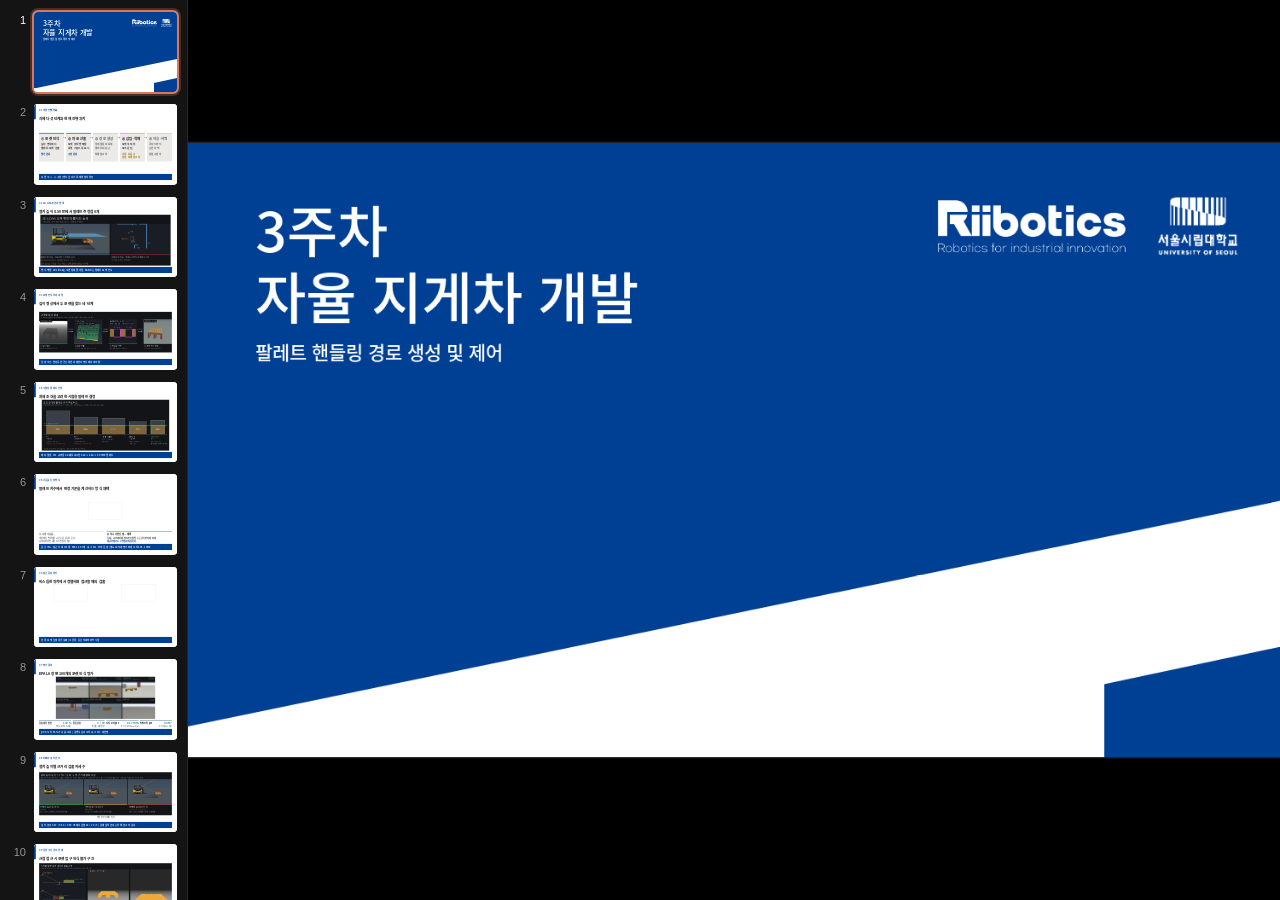
<file: week-03/index.html>
<!DOCTYPE html>
<html lang="ko"><head><meta charset="utf-8"><meta name="viewport" content="width=device-width, initial-scale=1"><title>3주차 자율 지게차 개발</title>
<link rel="icon" href="data:,">
<script src="vendor/react.production.min.js"></script><script src="vendor/react-dom.production.min.js"></script><script src="./support.js"></script></head>
<body><x-dc><helmet><meta name="viewport" content="width=device-width, initial-scale=1"><title>3주차 자율 지게차 개발</title>
<link rel="stylesheet" href="vendor/uos-slide-template/fonts/fonts.css"><link rel="stylesheet" href="vendor/uos-slide-template/_ds_bundle.css"><link rel="stylesheet" href="vendor/uos-slide-template/styles.css"><link rel="stylesheet" href="deck.css?v=4bb9a46a9145"><script src="vendor/uos-slide-template/_ds_bundle.js"></script></helmet>
<x-import component-from-global-scope="deck-stage" from="./deck-stage.js" width="1280" height="720" hint-size="100%,100%">
<section class="title-section" data-label="개발 진행 보고" data-screen-label="01" data-duration="20" data-speaker-notes="권장 20초

이번 주에는 팔레트의 두 포켓을 찾고, 위치와 포크 삽입 방향을 로봇 기준 좌표로 나타내는 기능을 구현하였다. 포켓은 포크가 들어가는 구멍이다. 차체가 아직 입고되지 않아 이번 주 결과는 모두 컴퓨터로 만든 장면에서 측정하였다. 평가 결과와 한계, 다음 작업을 보고한다.

[Sources]
측정 결과 보고
포켓 인식 검증 기록: docs/validation/2026-09-13-pocket-detector-m2.md
EPAL 6 캡처와 평가: docs/validation/2026-09-14-epal6-capture-and-evaluation.md
[/Sources]" style="background:#fff">
<x-import component-from-global-scope="UOSSlideDS.TitleSlide" hint-size="100%,100%" title="3주차
자율 지게차 개발" subtitle="팔레트 핸들링 경로 생성 및 제어"></x-import><img class="partner-mark" src="assets/riibotics-logo.png" alt="Riibotics">
</section>

<section data-label="개발 진행 현황" data-screen-label="02" data-duration="47" data-speaker-notes="권장 47초

과제의 작업 절차는 포켓 인식부터 운반·하역까지 다섯 단계이다. 이번 주에는 1단계 포켓 인식과 2단계 포켓 위치·방향의 로봇 기준 좌표 산출을 구현하였다. 3단계 경로 생성과 실제 포크 삽입·적재는 차체의 주행 특성이 필요하므로 입고 뒤 착수할 예정이다. 4단계 중 차체 없이 시험할 수 있는 포켓 위치 추적은 다음 주에 시작한다. 시뮬레이터가 낸 센서 측정값을 기록한 뒤 새 프로세스에서 재생하여 같은 값이 읽히는 것을 확인하였다.

[Sources]
출처: 과제 설명자료 7쪽
과제 원문 7쪽의 다섯 단계: https://docs.google.com/presentation/d/1BjoJLWmwd07ZJujZp4BPZrwBhx5tsnfmBpWdLMy2YrQ/edit
개발 로드맵: docs/plans/2026-09-11-development-roadmap.md
[/Sources]" style="background:#fff">
<x-import component-from-global-scope="UOSSlideDS.ContentSlide" hint-size="100%,100%" title="01  개발 진행 현황"><div class="slide-body">
<h2 class="headline">과제 다섯 단계와 현재 진행 위치</h2>
<div class="pipeline grow"><article class="pipeline-step done"><h3>① 포켓 인식</h3><p>깊이 영상에서<br>팔레트·포켓 검출</p><p class="state">평가 완료</p></article><article class="pipeline-step done"><h3>② 좌표 산출</h3><p>포켓 위치·방향을<br>로봇 기준으로 표시</p><p class="state">구현 완료</p></article><article class="pipeline-step wait"><h3>③ 경로 생성</h3><p>장애물을 피하며<br>팔레트에 접근</p><p class="state">차체 입고 후</p></article><article class="pipeline-step now"><h3>④ 삽입·적재</h3><p>포켓 추적 후<br>포크 삽입</p><p class="state">추적: 다음 주<br>삽입: 차체 입고 후</p></article><article class="pipeline-step wait"><h3>⑤ 이송·하역</h3><p>목적지까지<br>운반·하역</p><p class="state">삽입 구현 후</p></article></div>
<div class="takeaway">이번 주: ①·② 구현 | 센서 관측 기록·재생 일치 확인</div>
</div></x-import>
</section>

<section data-label="2D LiDAR 관측 범위" data-screen-label="03" data-duration="66" data-speaker-notes="권장 66초

2D LiDAR는 센서가 설치된 높이의 수평면에서 물체까지의 거리를 잰다. MuJoCo에서 설치 높이를 바닥 기준 0.50미터로 설정하여 수평 360도 방향을 측정하였다. 이 조건에서 벽·기둥·상자에서는 거리 측정점 298개가 나왔지만, 높이가 144밀리미터인 유럽형 EPAL 6 팔레트에서는 0개였다. 제작 예정인 축소 T11의 높이도 90밀리미터로 관측면보다 낮다. 그래서 현재 설계에서는 LiDAR를 주변 장애물 측정에, 컬러 영상과 깊이 정보를 함께 얻는 RGB-D 카메라를 팔레트 인식에 사용한다. 로봇 이동량을 계산하는 오도메트리가 없으므로 지도 작성과 로봇 위치 추정도 아직 구현하지 않았다.

[Sources]
지도 작성·로봇 위치 추정(SLAM) 미구현
센서 기준선 — 실시간 161회 / 32.0초, 기록 재생 일치: docs/validation/2026-09-10-gazebo-sensor-baseline.md
지도 작성·위치 추정은 차체 입고 후 단계: docs/plans/2026-09-11-development-roadmap.md
[/Sources]" style="background:#fff">
<x-import component-from-global-scope="UOSSlideDS.ContentSlide" hint-size="100%,100%" title="02  2D LiDAR 관측 범위"><div class="slide-body">
<h2 class="headline">설치 높이 0.50 m에서 팔레트 측정점 0개</h2>
<figure class="shot wide"><img class="media" src="assets/21_lidar_plane.png" alt="옆에서 본 거리 측정 높이와 같은 높이에서 수평 360도 방향의 측정점. 팔레트 측정점은 0개"></figure>
<div class="takeaway">센서 역할: 2D LiDAR는 주변 장애물 측정, RGB-D는 팔레트·포켓 인식</div>
</div></x-import>
</section>

<section data-label="포켓 인식 처리 과정" data-screen-label="04" data-duration="49" data-speaker-notes="권장 49초

포켓 검출에는 학습 모델 대신 팔레트의 치수와 형상 규칙을 사용하였다. 그림은 Gazebo에서 만든 한 장면을 처리한 실제 중간 결과이다. 깊이 영상은 각 화소에 물체까지의 거리를 기록한다. 이 장면의 측정점 약 30만 7천 개 중 작업 범위에 속한 2만 454개를 남기고, 그 안에서 팔레트 앞면에 해당하는 수직 평면을 추렸다. 다음으로 앞면을 세로 칸으로 나누어 팔레트를 받치는 받침목 후보 37칸과 빈 공간 2구간을 구분하였다. 빈 공간의 폭은 두 곳 모두 220밀리미터로, 규격이 허용하는 207.5~247.5밀리미터 안에 들었다. 마지막으로 빈 공간의 폭과 윗판·아랫판의 관측 여부를 확인하여 두 포켓의 중심과 포크 삽입 방향을 계산하였다. 포켓 주변 구조가 화면 밖으로 나가면 이 방법만으로 검출하기 어렵다.

[Sources]
대상 장면: 촬영 세트 s003
검출기 설계와 단계 정의: docs/validation/2026-09-13-pocket-detector-m2.md
측정 리그와 단계별 증거: docs/validation/2026-09-14-pocket-evidence-measurements.md
[/Sources]" style="background:#fff">
<x-import component-from-global-scope="UOSSlideDS.ContentSlide" hint-size="100%,100%" title="03  포켓 인식 처리 과정"><div class="slide-body">
<h2 class="headline">깊이 영상에서 두 포켓을 찾는 네 단계</h2>
<figure class="shot wide"><img class="media" src="assets/20_pipeline_stages.png" alt="깊이 영상, 팔레트 앞면, 받침목과 빈 공간, 판정된 포켓 위치의 네 단계"></figure>
<div class="takeaway">검출 조건: 받침목·빈 공간·윗판·아랫판이 영상에 보여야 함</div>
</div></x-import>
</section>

<section data-label="시험용 팔레트 선정" data-screen-label="05" data-duration="47" data-speaker-notes="권장 47초

시험용 팔레트는 잠정 차체의 적재 한도와 포크 길이를 고려하여 결정하였다. 카탈로그상 적재 한도는 10킬로그램이고 포크 길이는 420밀리미터이다. 조사한 국내 표준 대여 품목에는 한 변이 1,000밀리미터보다 짧은 규격이 없었다. 조사한 시장 제품의 가장 짧은 변도 740밀리미터였다. 그림의 EPAL 6은 팔레트 자체 무게가 9에서 10킬로그램이어서 화물을 더 싣기 어렵다. 이에 국내 표준 T11의 치수를 0.6배로 줄인 660 × 660 × 90밀리미터 팔레트를 시험용으로 제작하기로 결정하였다. 아직 제작하지 않았으며, 인식 프로그램은 원래 규격과 축소 규격을 모두 다룰 수 있어야 한다.

[Sources]
출처: ADR 0002
팔레트 규격 결정과 무게·도달률 근거: docs/decisions/0002-test-pallet-and-geometry-generality.md
[/Sources]" style="background:#fff">
<x-import component-from-global-scope="UOSSlideDS.ContentSlide" hint-size="100%,100%" title="04  시험용 팔레트 선정"><div class="slide-body">
<h2 class="headline">차체 조건을 고려한 시험용 팔레트 결정</h2>
<figure class="shot wide"><img class="media" src="assets/15_pallet_choice.png" alt="팔레트 후보 다섯 종을 같은 축척으로 놓고 길이 420밀리미터인 포크의 도달 범위를 비교"></figure>
<div class="takeaway">제작 결정: T11 규격을 0.6배로 축소한 660 × 660 × 90 mm 팔레트</div>
</div></x-import>
</section>

<section data-label="기준값 산출 방식" data-screen-label="06" data-duration="58" data-speaker-notes="권장 58초

포켓을 판정하는 기준값을 정하는 방식으로 두 가지를 놓고 비교하였다. 첫째는 고정 기준값으로, 개발에 쓴 형상에서 잘 맞는 수를 골라 상수로 두는 방식이다. 이 방식은 규격이 다른 팔레트를 만나면 값을 다시 맞춰야 한다. 둘째는 치수 기반 산출로, 팔레트 규격에서 그때그때 계산하는 방식이다. 길이에 해당하는 값은 규격에 비례하게 하고, 필요한 측정점 수는 관측되는 면적에 비례하도록 하였다. 둘째 방식을 채택하였다. 영상은 비스듬한 위치에서 정렬하며 가까워지는 접근 자세 101개를 두 규격에 올리고 같은 코드로 처리한 결과이다. 왼쪽은 유럽 규격 EPAL 6, 오른쪽은 제작 예정인 축소 T11이며, 코드는 고치지 않고 각 규격의 치수만 넣었다. 두 규격 모두 101자세 중 97자세에서 포켓을 검출하였고, 검출된 자세의 위치 오차는 두 규격 모두 1센티미터 이내였다. 다만 자세를 더 넓게 흩어 놓은 별도 60자세 평가에서는 축소 T11에서 위치 오차가 509.1밀리미터인 사례가 한 건 있었다. 검출 수와 좌표 정확도는 구분해야 한다.

[Sources]
화면 생성: 측정 리그
항별 분리 측정: 문턱만 고쳐도 50/101, 바닥 제외만 고치면 0/101: docs/validation/2026-09-15-week-03-deck-measurements.md
같은 자세 s099 의 아랫판 증거 12,686개 대 38개, 문턱 100개: docs/validation/2026-09-15-week-03-deck-measurements.md
재측정: 축소 T11 자세 60개 중 0 → 58, 최악 오위치 509 mm: docs/validation/2026-09-15-week-03-deck-measurements.md
고정값 적용 시 자세 125개 중 12개: docs/validation/2026-09-13-pocket-detector-m2.md
유도 공식과 기준점 선택: docs/plans/2026-09-13-pocket-evidence-restructure.md
접근 자세 101개 · 두 규격 모두 97개 검출, 최악 위치오차 6.1 / 4.8 mm: docs/validation/2026-09-15-week-03-deck-measurements.md
[/Sources]" style="background:#fff">
<x-import component-from-global-scope="UOSSlideDS.ContentSlide" hint-size="100%,100%" title="05  기준값 산출 방식"><div class="slide-body">
<h2 class="headline">팔레트 치수에서 판정 기준을 계산하는 방식 채택</h2>
<figure class="shot wide"><video class="media" src="assets/05_two_specs.mp4" autoplay loop muted playsinline aria-label="같은 접근 자세 101개를 EPAL 6과 축소 T11 두 규격에 올리고 같은 코드로 검출한 비교 영상"></video></figure>
<div class="choice"><div><b>① 고정 기준값</b><span>개발에 쓴 형상에서 고른 수를 상수로 둔다</span><i>규격이 바뀌면 값을 다시 맞춰야 한다</i></div><div class="taken"><b>② 치수 기반 산출 — 채택</b><span>길이는 규격에 비례, 필요한 측정점 수는 관측 면적에 비례</span><i>새 규격에 코드 수정 없이 적용된다</i></div></div>
<div class="takeaway">같은 코드 · 접근 자세 101개: EPAL 6 97개 · 축소 T11 97개 검출 | 별도 60자세 평가 최대 오차 509.1 mm</div>
</div></x-import>
</section>

<section data-label="접근 동작 확인" data-screen-label="07" data-duration="50" data-speaker-notes="권장 50초

팔레트를 비스듬히 바라보다 정렬하며 가까워지는 자세를 순서대로 확인하였다. 카메라–팔레트 앞면 거리를 2.95미터에서 0.95미터까지 20밀리미터씩 바꾼 101개 자세 중, 왼쪽 Gazebo 장면에서는 97개에서 포켓을 검출하였다. 초록은 정답 위치, 자홍은 검출 위치이다. 오른쪽은 같은 자세를 잠정 차체 모델 밖에서 보여 주며 주황색 선으로 카메라가 볼 수 있는 범위를 표시한다. 오른쪽에는 프레임별 판정을 표시하지 않았으므로 검출 결과는 왼쪽 영상에서만 읽는다.

[Sources]
화면 생성: Gazebo Harmonic · MuJoCo
Gazebo 촬영 파이프라인: docs/validation/2026-09-14-epal6-capture-and-evaluation.md
자세 범위와 검출 판정: docs/plans/2026-09-13-pocket-evidence-restructure.md
[/Sources]" style="background:#fff">
<x-import component-from-global-scope="UOSSlideDS.ContentSlide" hint-size="100%,100%" title="06  접근 동작 확인"><div class="slide-body">
<h2 class="headline">비스듬한 위치에서 정렬하며 접근할 때의 검출</h2>
<!-- 두 영상의 종횡비가 2.09 대 2.22 로 거의 같다. 열을 그 비로 잡아야
     둘이 같은 높이로 그려진다. 1.4 대 1 로 두면 오른쪽만 짧아져
     그 아래가 통째로 빈다. -->
<div class="split grow" style="grid-template-columns:2.09fr 2.22fr">
<figure class="shot "><video class="media" src="assets/11_gazebo_approach.mp4" autoplay loop muted playsinline aria-label="Gazebo 카메라 시점에서 포켓 검출 결과를 보인 접근"></video></figure>
<figure class="shot "><video class="media" src="assets/14_external_approach.mp4" autoplay loop muted playsinline aria-label="MuJoCo 잠정 차체 모델로 같은 접근 자세를 밖에서 본 영상"></video></figure>
</div>
<div class="takeaway">왼쪽: 포켓 검출 성공·실패 | 오른쪽: 같은 자세의 외부 시점</div>
</div></x-import>
</section>

<section data-label="평가 결과" data-screen-label="08" data-duration="70" data-speaker-notes="권장 70초

EPAL 6 모델로 만든 장면 100개를 평가하였다. 포켓을 검출해야 하는 장면 60개는 모두 검출하였고, 검출 대상이 아닌 40개에서는 잘못된 검출이 0개였다. 검출 대상 60개에는 개발용 42개와 별도로 나눈 평가용 18개가 포함된다. 포켓 위치 오차 p95는 8.17밀리미터, 방향 오차 p95는 0.053도였다. p95는 오차의 95퍼센트가 해당 값 이하라는 뜻이다. 수치상 초기 개발 로드맵의 제안 목표인 검출률 95퍼센트 이상, 위치 오차 20밀리미터 이하, 방향 오차 2도 이하에 들었다. 다만 실제 센서의 깊이 오차는 거리 2.5미터에서 약 50밀리미터로 알려져 있고, 이는 방금 보고한 위치 오차 8.17밀리미터보다 크다. 이 오차를 평가에 넣지 않았고, 축소 T11도 이 장면 세트에는 포함하지 않았다.

[Sources]
화면 생성: Gazebo Harmonic
개발용 42/42, 평가용 18/18, 위치 p95 8.17 / 5.98 mm, 위양성 0: docs/validation/2026-09-14-epal6-capture-and-evaluation.md
개발 로드맵의 초기 목표: docs/plans/2026-09-11-development-roadmap.md
[/Sources]" style="background:#fff">
<x-import component-from-global-scope="UOSSlideDS.ContentSlide" hint-size="100%,100%" title="07  평가 결과"><div class="slide-body">
<h2 class="headline">EPAL 6 장면 100개의 포켓 인식 평가</h2>
<figure class="shot wide"><img class="media" src="assets/03_scene_variety.png" alt="먼 거리, 가까운 거리, 비스듬한 자세, 가림, 유사 물체, 팔레트 없음"></figure>
<div class="scores four">
  <div><b>검출 대상 장면</b><span class="hit">100 %</span><i>초기 목표 95 % 이상</i></div>
  <div><b>잘못 검출</b><span class="hit">0 / 40</span><i>비검출 대상 장면</i></div>
  <div><b>위치 오차 p95</b><span class="hit">8.17 mm</span><i>초기 목표 20 mm 이하</i></div>
  <div><b>방향 오차 p95</b><span class="hit">0.053°</span><i>초기 목표 2° 이하</i></div>
</div>
<div class="takeaway">p95: 오차 95 %가 이 값 이하 | 실센서 깊이 오차·축소 T11 미반영</div>
</div></x-import>
</section>

<section data-label="카메라 설치 높이" data-screen-label="09" data-duration="59" data-speaker-notes="권장 59초

카메라 높이가 근거리 포켓 검출에 미치는 영향을 비교하였다. 바닥 기준 높이 0.27, 0.50, 0.90미터에서 카메라–팔레트 앞면 거리 0.6미터부터 2.3미터까지를 5센티미터 간격으로 훑어 검출 여부를 세었다. 자세 35개 중 검출된 것은 각각 22, 20, 4개였다. 이번 조건에서는 카메라가 높을수록 이 구간에서 포켓을 보는 자세가 줄었다. 검출이 끊기는 한 점을 한계 거리로 적지는 않았다. 검출 구간이 연속이 아니어서 그 값이 측정 간격에 따라 달라지기 때문이다. 같은 조건에서 간격을 1센티미터로 줄이면 0.50미터 높이의 가장 가까운 검출 거리가 1.05미터에서 0.84미터로 바뀐다. 0.90미터는 과제 설명자료의 마스트 상단 설치안이며, 마스트는 포크를 올리는 수직 구조물이다. 실제 카메라 위치는 차체가 입고된 뒤 실측하여 결정할 예정이다.

[Sources]
기준: 카메라에서 팔레트 전면까지의 거리
재측정: 0.6~2.3 m 구간 검출 22 / 20 / 4, 간격에 따른 최근접 변동: docs/validation/2026-09-15-week-03-deck-measurements.md
과제 원문 4쪽 — 마스트 상단 카메라: https://docs.google.com/presentation/d/1BjoJLWmwd07ZJujZp4BPZrwBhx5tsnfmBpWdLMy2YrQ/edit
[/Sources]" style="background:#fff">
<x-import component-from-global-scope="UOSSlideDS.ContentSlide" hint-size="100%,100%" title="08  카메라 설치 높이"><div class="slide-body">
<h2 class="headline">설치 높이별 근거리 검출 자세 수</h2>
<figure class="shot wide"><img class="media" src="assets/13_camera_mount.png" alt="카메라 높이 0.27, 0.50, 0.90 m에서 같은 거리에 둔 팔레트와 각 높이의 수직 관측 범위"><figcaption class="small muted">적색 점이 카메라 위치</figcaption></figure>
<div class="takeaway">설치 높이 0.27 / 0.50 / 0.90 m 에서 검출 22 / 20 / 4 | 실제 설치 높이는 차체 입고 후 실측</div>
</div></x-import>
</section>

<section data-label="삽입 구간 관측 한계" data-screen-label="10" data-duration="66" data-speaker-notes="권장 66초

앞 장은 설치 높이에 따른 차이였다. 이번에는 현재 평가 기준인 0.50미터 높이에서 검출이 끊기는 이유를 확인하였다. 카메라 화면의 아래 경계는 전방 0.97미터 지점에서 바닥과 만난다. 그보다 가까운 바닥은 화면에 들어오지 않는다. 팔레트 앞면은 높이가 있어 위쪽 일부가 조금 더 가까이까지 남지만, 포켓 입구는 아래쪽이라 바닥과 함께 화면에서 밀려난다. 거리마다 따로 만든 정면 장면으로 확인하면, 카메라–팔레트 앞면 거리 1.20미터에서는 앞면과 포켓을 검출했지만 0.60미터에서는 윗판만 보이고 포켓은 검출하지 못했다. 따라서 매 영상에서 새로 포켓을 찾는 기능만으로는 삽입 구간의 위치 정보를 유지할 수 없다. 다음 주에는 이전에 검출한 위치를 추적하고, 관측이 끊겼을 때 삽입을 정지하는 조건을 시험할 계획이다.

[Sources]
화면 생성: 측정 리그
카메라 0.50 m 에서 최근접 바닥 0.97 m, 그 앞뒤 판정: docs/validation/2026-09-15-week-03-deck-measurements.md
근접 미검출은 검출기가 아니라 카메라 화각: docs/validation/2026-09-14-pocket-evidence-measurements.md
접근 방식별 검출 구간: docs/plans/2026-09-13-pocket-evidence-restructure.md
[/Sources]" style="background:#fff">
<x-import component-from-global-scope="UOSSlideDS.ContentSlide" hint-size="100%,100%" title="09  삽입 구간 관측 한계"><div class="slide-body">
<h2 class="headline">근접 접근 시 포켓 입구 인식 불가 구간</h2>
<figure class="shot wide"><img class="media" src="assets/06_near_field_blind.png" alt="1.20 m 에서는 전면과 포켓이 관측되고 0.60 m 에서는 상판만 관측된다"></figure>
<div class="takeaway">다음 작업: 이전 포켓 위치 추적과 관측 중단 시 삽입 정지 조건</div>
</div></x-import>
</section>

<section data-label="향후 추진 계획" data-screen-label="11" data-duration="78" data-speaker-notes="권장 78초

다음 주에는 세 가지를 시험할 계획이다. 첫째는 앞서 찾은 포켓 위치를 이어서 추적하는 기능이다. 앞 장에서 본 것처럼 가까워지면 앞면이 화면 밖으로 나가므로, 매 영상에서 새로 찾는 방식만으로는 삽입 구간을 버틸 수 없다. 둘째는 관측이 끊겼을 때 삽입을 정지하는 조건이다. 셋째는 주행 중에 사람이나 물체가 가까이 들어왔을 때의 정지와 우회이다. 계획한 경로를 따라 차체가 지나갈 통로 안에서 남은 거리를 보고, 여유가 모자라면 정지한다. 정지한 뒤 다시 출발할지는 관측이 회복된 다음에 판단한다. 다만 현재 2D LiDAR는 설치 높이의 수평면만 보므로 그보다 낮은 물체는 관측되지 않는다. 이 한계는 계획서에 적어 두었고 실제 관측 범위는 차체가 입고된 뒤에 측정한다. 차체 입고 후에는 치수와 카메라 위치를 실측하고 축소 T11을 제작해 실제 센서로 평가하겠다. 이후 지도 작성, 주행 제어, 실제 삽입·이송·하역을 진행한다.

[Sources]
출처: 개발 로드맵
개발 로드맵의 다음 단계와 실물 조사 경로: docs/plans/2026-09-11-development-roadmap.md
[/Sources]" style="background:#fff">
<x-import component-from-global-scope="UOSSlideDS.ContentSlide" hint-size="100%,100%" title="10  향후 추진 계획"><div class="slide-body">
<h2 class="headline">다음 주 작업과 차체 입고 후 검증</h2>
<div class="split grow" style="grid-template-columns:1.15fr 1fr">
<figure class="shot "><video class="media" src="assets/09_docking_preview.mp4" autoplay loop muted playsinline aria-label="접촉과 화물 하중을 반영하지 않은 MuJoCo 잠정 차체의 포크 삽입 시각화"></video></figure>
<div class="roadmap"><article class="done"><h3>이번 주까지</h3><p>포켓 인식·좌표 산출<br>장면 평가</p><p class="state">완료</p></article><article class="now"><h3>다음 주</h3><p>포켓 위치 추적<br>관측 중단 시 정지<br>주행 중 장애물 정지·우회</p><p class="state">차체 없이 시험</p></article><article class="wait"><h3>차체 입고 후</h3><p>차체 실측·시험용 팔레트 제작<br>실센서 재측정</p><p class="state">계획</p></article><article class="wait"><h3>그 이후</h3><p>지도·주행 제어<br>실제 삽입·이송·하역</p><p class="state">계획</p></article></div>
</div>
<div class="takeaway">이번 주 수치는 카메라 모형으로 낸 인식 결과</div>
</div></x-import>
</section>
</x-import></x-dc></body></html>
</file>
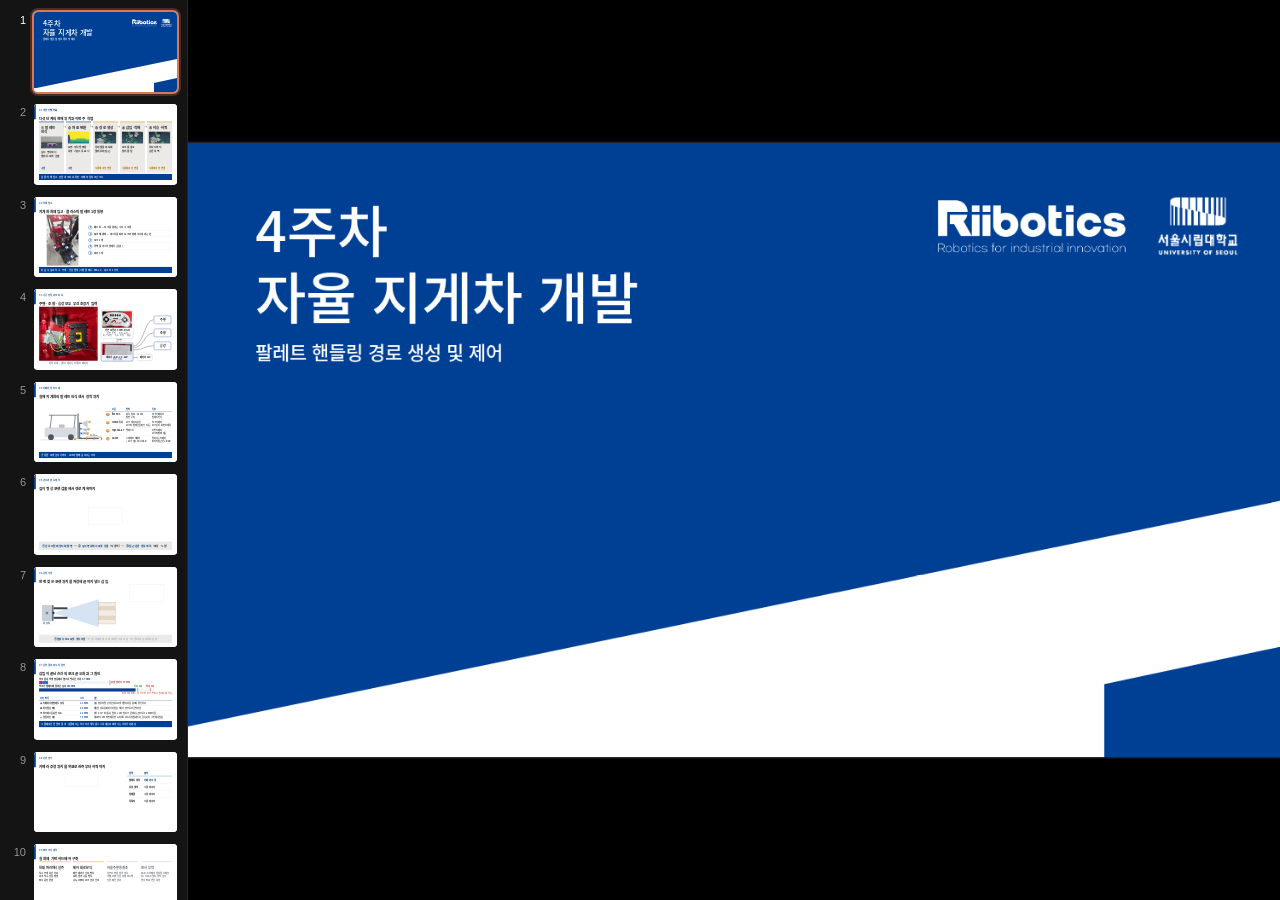
<file: week-04/index.html>
<!DOCTYPE html>
<html lang="ko"><head><meta charset="utf-8"><meta name="viewport" content="width=device-width, initial-scale=1"><title>4주차 자율 지게차 개발</title>
<link rel="icon" href="data:,">
<script src="vendor/react.production.min.js"></script><script src="vendor/react-dom.production.min.js"></script><script src="./support.js"></script><script src="insert-sync.js?v=1b7e44eec7e0" defer></script></head>
<body><x-dc><helmet><meta name="viewport" content="width=device-width, initial-scale=1"><title>4주차 자율 지게차 개발</title>
<link rel="stylesheet" href="vendor/uos-slide-template/fonts/fonts.css"><link rel="stylesheet" href="vendor/uos-slide-template/_ds_bundle.css"><link rel="stylesheet" href="vendor/uos-slide-template/styles.css"><link rel="stylesheet" href="deck.css?v=c82c230fd162"><script src="vendor/uos-slide-template/_ds_bundle.js"></script></helmet>
<x-import component-from-global-scope="deck-stage" from="./deck-stage.js" width="1280" height="720" hint-size="100%,100%">
<section class="title-section" data-label="개발 진행 보고" data-screen-label="01" data-duration="20" data-speaker-notes="권장 20초

이번 주에는 지게차 차체가 입고되어 구조 조사를 시작하였고, 3주차에 받은 카메라 장착에 관한 지적에 실제 지게차 사례로 답한다. 사진은 입고한 실물이고, 수치는 모두 컴퓨터로 만든 장면에서 잰 값이다.

[Sources]
진행 보고
차체 입고와 초기 구조 조사: docs/validation/2026-09-23-chassis-intake.md
카메라 장착 사례: https://www.ifm.com/gb/en/shared/technologies/o3d/pallet-detection-system-pds/integration-of-the-pds
[/Sources]" style="background:#fff">
<x-import component-from-global-scope="UOSSlideDS.TitleSlide" hint-size="100%,100%" title="4주차
자율 지게차 개발" subtitle="팔레트 핸들링 경로 생성 및 제어"></x-import><img class="partner-mark" src="assets/riibotics-logo.png" alt="Riibotics">
</section>

<section data-label="개발 진행 현황" data-screen-label="02" data-duration="45" data-speaker-notes="권장 45초

과제의 작업 절차는 팔레트 인식부터 이송·하역까지 다섯 단계이다. 3주차에는 1단계 인식과 2단계 좌표 변환을 구현하였다. 이후 3단계부터 5단계를 시뮬레이션 안에서 연결하여, 카메라가 추정한 팔레트 위치로 접근해 포크를 넣고 들어 올려 운반한 뒤 내려놓는 임무를 수행하였다. 아래 줄은 실물 작업이다. 차체가 입고되어 구성과 조작 경로를 확인하였고, 카메라 장착 조건을 조사하였다.

[Sources]
출처: 과제 설명자료 7쪽 · 카드 사진은 Isaac Sim
과제 원문 7쪽의 다섯 단계: https://docs.google.com/presentation/d/1BjoJLWmwd07ZJujZp4BPZrwBhx5tsnfmBpWdLMy2YrQ/edit
현재 진행 상태: docs/plans/2026-09-17-project-status-and-next-steps.md
카드 사진 — Isaac Sim 다중 시점 녹화: docs/validation/2026-09-23-isaac-multiview-recording.md
[/Sources]" style="background:#fff">
<x-import component-from-global-scope="UOSSlideDS.ContentSlide" hint-size="100%,100%" title="01  개발 진행 현황"><div class="slide-body">
<h2 class="headline">다섯 단계의 현재 위치와 이번 주 작업</h2>
<div class="pipeline grow"><article class="pipeline-step done"><h3>① 팔레트 인식</h3><img class="step-thumb" src="assets/t1_detect.jpg" alt=""><p>깊이 영상에서<br>팔레트·포켓 검출</p><p class="state">구현</p></article><article class="pipeline-step done"><h3>② 좌표 변환</h3><img class="step-thumb" src="assets/t2_depth.jpg" alt=""><p>포켓 위치·방향을<br>로봇 기준으로 표시</p><p class="state">구현</p></article><article class="pipeline-step now"><h3>③ 경로 생성</h3><img class="step-thumb" src="assets/t3_path.jpg" alt=""><p>장애물을 피하며<br>팔레트에 접근</p><p class="state">시뮬레이션 연결</p></article><article class="pipeline-step now"><h3>④ 삽입·적재</h3><img class="step-thumb" src="assets/t4_insert.jpg" alt=""><p>포크를 넣고<br>들어 올림</p><p class="state">시뮬레이션 연결</p></article><article class="pipeline-step now"><h3>⑤ 이송·하역</h3><img class="step-thumb" src="assets/t5_transport.jpg" alt=""><p>목적지까지<br>운반·하역</p><p class="state">시뮬레이션 연결</p></article></div>
<div class="takeaway">실물: 차체 입고 · 전장과 조작 축 확인 · 카메라 장착 조건 조사</div>
</div></x-import>
</section>

<section data-label="차체 입고" data-screen-label="03" data-duration="55" data-speaker-notes="권장 55초

이번 주에 지게차 차체가 들어와 조립하였다. 바퀴는 네 개이고, 앞쪽에 포크를 올리는 수직 구조물인 마스트가 있다. 포크 두 개는 마스트를 따라 오르내리는 판인 포크 캐리지에 달려 있으며, 이 캐리지는 뒤에서 카메라 장착 후보로 다시 다룬다. 구성품에는 흑색 플라스틱 팔레트 한 장이 함께 들어 있었다. 시험용 팔레트는 앞서 정한 EPAL 6과 축소 T11을 그대로 쓰고, 동봉 팔레트는 치수를 잰 뒤 두 규격과 비교한다. 차체의 치수와 무게, 승강 범위는 다음 주에 실측한다.

[Sources]
화면 생성: 실물 사진 2026-09-23
입고 구성과 관찰 범위: docs/validation/2026-09-23-chassis-intake.md
시험용 팔레트 규격 결정: docs/decisions/0002-test-pallet-and-geometry-generality.md
[/Sources]" style="background:#fff">
<x-import component-from-global-scope="UOSSlideDS.ContentSlide" hint-size="100%,100%" title="02  차체 입고"><div class="slide-body">
<h2 class="headline">지게차 차체 입고 · 플라스틱 팔레트 1장 동봉</h2>
<div class="split grow" style="grid-template-columns:0.72fr 1.28fr">
<figure class="annot" style="aspect-ratio:1300/2076"><img src="assets/01_chassis_and_pallet.jpg" alt="조립을 마친 지게차 차체와 함께 들어 있던 흑색 플라스틱 팔레트, 부위별 번호 표시"><svg viewBox="0 0 1300 2076" aria-hidden="true"><g><circle cx="676" cy="1196" r="58" fill="#fff" stroke="#0b3c8c" stroke-width="12"/><text x="676" y="1222" text-anchor="middle" font-size="74" font-weight="700" fill="#0b3c8c" font-family="var(--uos-font)">1</text></g><g><circle cx="820" cy="1330" r="58" fill="#fff" stroke="#0b3c8c" stroke-width="12"/><text x="820" y="1356" text-anchor="middle" font-size="74" font-weight="700" fill="#0b3c8c" font-family="var(--uos-font)">2</text></g><g><circle cx="905" cy="1950" r="58" fill="#fff" stroke="#0b3c8c" stroke-width="12"/><text x="905" y="1976" text-anchor="middle" font-size="74" font-weight="700" fill="#0b3c8c" font-family="var(--uos-font)">3</text></g><g><circle cx="1040" cy="1700" r="58" fill="#fff" stroke="#0b3c8c" stroke-width="12"/><text x="1040" y="1726" text-anchor="middle" font-size="74" font-weight="700" fill="#0b3c8c" font-family="var(--uos-font)">4</text></g><g><circle cx="330" cy="1330" r="58" fill="#fff" stroke="#0b3c8c" stroke-width="12"/><text x="330" y="1356" text-anchor="middle" font-size="74" font-weight="700" fill="#0b3c8c" font-family="var(--uos-font)">5</text></g></svg></figure>
<ol class="marklist"><li><span class="mk">1</span><span><b>마스트</b> — 포크를 올리는 수직 구조물</span></li><li><span class="mk">2</span><span><b>포크 캐리지</b> — 마스트를 따라 포크와 함께 오르내리는 판</span></li><li><span class="mk">3</span><span>포크 2개</span></li><li><span class="mk">4</span><span>흑색 플라스틱 팔레트 (동봉)</span></li><li><span class="mk">5</span><span>바퀴 4개</span></li></ol>
</div>
<div class="takeaway">다음 주 실측: 치수 · 무게 · 승강 범위 | 시험 팔레트: EPAL 6 · 축소 T11 유지</div>
</div></x-import>
</section>

<section data-label="기존 전장과 조작 축" data-screen-label="04" data-duration="60" data-speaker-notes="권장 60초

좌석 아래에 제어기와 배터리가 나란히 고정되어 있고, 색으로 구분한 심선이 백색 커넥터로 연결된다. 제어기 라벨은 J6 D-CC-12V이고 배터리에도 12볼트 표기가 있다. 함께 들어 있는 무선 조종기 T07D-DGN에는 전진과 후진, 상승과 하강, 좌회전과 우회전, 속도 조절과 제동 버튼이 있다. 조종기의 무선 신호를 제어기가 받아 주행과 조향, 승강 세 축을 움직이는 구조이다. 다음 주에는 배선을 따라가 제어기의 신호 형식과 모터 정격을 확인한다.

[Sources]
화면 생성: 실물 사진 2026-09-23
제어기·조종기·배터리의 표기: docs/validation/2026-09-23-chassis-intake.md
로드맵 H1 전장과 피드백 조사: docs/plans/2026-09-11-development-roadmap.md
[/Sources]" style="background:#fff">
<x-import component-from-global-scope="UOSSlideDS.ContentSlide" hint-size="100%,100%" title="03  기존 전장과 조작 축"><div class="slide-body">
<h2 class="headline">주행 · 조향 · 승강 모두 무선 조종기 입력</h2>
<div class="split grow" style="grid-template-columns:0.9fr 1.1fr">
<figure class="shot "><img class="media" src="assets/03_electronics_bay.jpg" alt="좌석 아래에 나란히 고정된 제어기와 12V 표기가 있는 배터리, 백색 커넥터로 연결된 하네스"><figcaption class="small muted">좌석 아래 — 왼쪽이 제어기, 오른쪽이 배터리</figcaption></figure>

<svg class="diagram grow" viewBox="0 0 720 520" role="img" aria-label="무선 조종기의 신호를 좌석 아래 제어기가 받아 주행·조향·승강을 구동하는 현재 신호 경로. 배터리는 12V 표기">
<defs><marker id="ah4" viewBox="0 0 10 10" refX="9" refY="5" markerWidth="6" markerHeight="6" orient="auto-start-reverse"><path d="M0,0 L10,5 L0,10 z" fill="#44505c"/></marker></defs>
<g font-family="var(--uos-font)" fill="#1b1f24">
<rect x="10" y="4" width="320" height="284" rx="12" fill="#fff" stroke="#8c959e" stroke-width="2"/>
<image href="assets/05_remote.jpg" x="22" y="14" width="296" height="164" preserveAspectRatio="xMidYMid slice"/>
<text x="170" y="210" text-anchor="middle" font-size="25" font-weight="700">무선 조종기 T07D-DGN</text>
<text x="170" y="240" text-anchor="middle" font-size="18" fill="#44505c">전진·후진 · 상승·하강</text>
<text x="170" y="266" text-anchor="middle" font-size="18" fill="#44505c">좌·우회전 · 속도 조절 · 제동</text>
<rect x="10" y="330" width="320" height="184" rx="12" fill="#eef3fa" stroke="#0b3c8c" stroke-width="3"/>
<image href="assets/04_controller_label.jpg" x="22" y="340" width="296" height="112" preserveAspectRatio="xMidYMid slice"/>
<text x="170" y="482" text-anchor="middle" font-size="25" font-weight="700">제어기 J6 D-CC-12V</text>
<text x="170" y="506" text-anchor="middle" font-size="18" fill="#44505c">좌석 아래</text>
<rect x="372" y="446" width="150" height="62" rx="12" fill="#fff" stroke="#8c959e" stroke-width="2"/>
<text x="447" y="486" text-anchor="middle" font-size="23" font-weight="700">배터리 12V</text>
<g font-size="30" font-weight="700" text-anchor="middle">
<rect x="540" y="60" width="170" height="80" rx="12" fill="#fff" stroke="#0b3c8c" stroke-width="3"/><text x="625" y="111">주행</text>
<rect x="540" y="190" width="170" height="80" rx="12" fill="#fff" stroke="#0b3c8c" stroke-width="3"/><text x="625" y="241">조향</text>
<rect x="540" y="320" width="170" height="80" rx="12" fill="#fff" stroke="#0b3c8c" stroke-width="3"/><text x="625" y="371">승강</text>
</g>
<g stroke="#44505c" stroke-width="4" fill="none">
<path d="M170,290 L170,326" stroke-dasharray="4 8" stroke-linecap="round" marker-end="url(#ah4)"/>
<path d="M332,360 C440,360 440,100 536,100" marker-end="url(#ah4)"/>
<path d="M332,380 C440,380 440,230 536,230" marker-end="url(#ah4)"/>
<path d="M332,400 C440,400 440,360 536,360" marker-end="url(#ah4)"/>
<path d="M370,477 L334,477" marker-end="url(#ah4)"/>
</g>
<text x="184" y="316" font-size="19" fill="#44505c" font-weight="700">무선</text>
</g></svg>

</div>
</div></x-import>
</section>

<section data-label="카메라 장착 사례" data-screen-label="05" data-duration="65" data-speaker-notes="권장 65초

3주차에 실제 지게차는 카메라를 어디에 다는지 확인하고 우리 차체에 맞추어 보라는 지적을 받았다. 그림은 지게차 옆모습에 사례별 위치를 표시한 것이다. 첫째, ifm의 PDS는 빛이 돌아오는 시간으로 거리를 재는 ToF 카메라로 팔레트를 인식하며, 바닥에서 23에서 36센티미터 높이에 정면을 수직으로 보도록 단다. 둘째, 지게차 제조사 Crown의 특허는 ToF 카메라를 포크 캐리지 하단에 달아 포크와 함께 오르내리고 좌우로 움직이게 하며, 포크 끝이 화면 아래쪽에 보이게 해 다가오는 팔레트를 일찍 본다. 셋째, 도요타와 일본 산업기술종합연구소의 자율 지게차는 포크 뒤 백레스트에 어안 카메라를 달아 포크와 함께 움직이게 했다. 넷째, 자율 지게차 연구 ADAPT는 멀리서는 스테레오 카메라로 팔레트를 찾고, 마지막 접근은 포크 높이에 단 2D LiDAR로 정밀하게 맞춘다. 공통점은 포켓 높이 가까이, 포크와 함께 움직이는 자리에 단다는 것이다.

[Sources]
출처: 제조사 안내 · 특허 · 논문
ifm 팔레트 검출 시스템 통합 안내 — 지면 위 23~36 cm, 바닥·팔레트면에 수직: https://www.ifm.com/gb/en/shared/technologies/o3d/pallet-detection-system-pds/integration-of-the-pds
Crown 특허 US9990535B2 — 포크 캐리지 장착, 포크를 시야 하단에: https://patents.google.com/patent/US9990535B2/en
AIST·도요타 리치트럭 (Sensors 2026) — 백레스트 어안 장착, 카메라와 포크는 강체: https://pmc.ncbi.nlm.nih.gov/articles/PMC12788346/
ADAPT 자율 지게차 (arXiv 2503.14331) — 최종 접근은 근거리 전용 센서가 담당: https://arxiv.org/html/2503.14331v1
[/Sources]" style="background:#fff">
<x-import component-from-global-scope="UOSSlideDS.ContentSlide" hint-size="100%,100%" title="04  카메라 장착 사례"><div class="slide-body">
<h2 class="headline">실제 지게차의 팔레트 인식 센서 장착 위치</h2>
<div class="split grow" style="grid-template-columns:1fr 1.05fr">

<svg class="diagram grow" viewBox="0 0 800 430" role="img" aria-label="지게차 측면 개념도 위에 실제 사례의 팔레트 검출 카메라 장착 위치를 번호로 표시">
<g font-family="var(--uos-font)">
<line x1="20" y1="400" x2="790" y2="400" stroke="#8c959e" stroke-width="3"/>
<rect x="70" y="245" width="400" height="120" rx="22" fill="#d8dce1"/>
<rect x="250" y="208" width="70" height="40" rx="8" fill="#b9c0c8"/>
<g stroke="#5d6670" stroke-width="9" stroke-linecap="round"><line x1="140" y1="248" x2="160" y2="92"/><line x1="440" y1="248" x2="455" y2="92"/><line x1="130" y1="90" x2="470" y2="90"/></g>
<circle cx="150" cy="366" r="36" fill="#50585f"/><circle cx="400" cy="366" r="36" fill="#50585f"/>
<rect x="480" y="70" width="20" height="316" fill="#8a939c"/>
<rect x="500" y="180" width="16" height="200" fill="#6b747d"/>
<rect x="500" y="376" width="250" height="10" fill="#3d444b"/>
<g fill="#b98b54"><rect x="590" y="360" width="200" height="9"/><rect x="590" y="369" width="12" height="31"/><rect x="684" y="369" width="12" height="31"/><rect x="778" y="369" width="12" height="31"/></g>
<rect x="517" y="299" width="70" height="37" fill="#9cc3ec" opacity="0.55"/>
<g fill="#0b3c8c">
<rect x="520" y="311" width="18" height="13" rx="2"/><polygon points="538,317 586,304 586,330" opacity="0.35"/>
<rect x="517" y="255" width="18" height="13" rx="2"/><polygon points="535,261 600,256 596,300" opacity="0.35"/>
<rect x="517" y="186" width="18" height="13" rx="2"/><polygon points="535,192 610,150 610,250" opacity="0.25"/>
<rect x="518" y="364" width="16" height="10" rx="2" fill="#1d7a3a"/><polygon points="534,369 590,364 590,374" fill="#1d7a3a" opacity="0.45"/>
</g>
<line x1="466" y1="383" x2="516" y2="370" stroke="#1d7a3a" stroke-width="2"/>
<g font-size="22" font-weight="700" fill="#fff" text-anchor="middle">
<circle cx="610" cy="318" r="16" fill="#d9822b"/><text x="610" y="325">①</text>
<circle cx="622" cy="266" r="16" fill="#d9822b"/><text x="622" y="273">②</text>
<circle cx="632" cy="176" r="16" fill="#d9822b"/><text x="632" y="183">③</text>
<circle cx="452" cy="386" r="16" fill="#d9822b"/><text x="452" y="393">④</text>
</g>
<text x="640" y="345" font-size="18" fill="#0b3c8c" font-weight="700">23~36 cm</text>
</g></svg>

<table class="comparison cases">
<tr><th></th><th>이름</th><th>장착</th><th>특징</th></tr>
<tr><td><span class="mk">①</span></td><td>ifm PDS</td><td>바닥 위 23~36 cm<br>정면 수직</td><td>ToF 카메라로<br>팔레트 인식</td></tr>
<tr><td><span class="mk">②</span></td><td>Crown 특허</td><td>포크 캐리지 하단<br>포크와 함께 승강·좌우 이동</td><td>ToF 카메라<br>포크 끝이 화면 아래쪽</td></tr>
<tr><td><span class="mk">③</span></td><td>Toyota·AIST</td><td>백레스트</td><td>어안 카메라<br>포크와 함께 이동</td></tr>
<tr><td><span class="mk">④</span></td><td>ADAPT</td><td>스테레오 카메라<br>+ 포크 높이 2D LiDAR</td><td>멀리서는 카메라<br>마지막 접근은 LiDAR</td></tr></table>
</div>
<div class="takeaway">공통점: 포켓 높이 가까이 · 포크와 함께 움직이는 자리</div>
</div></x-import>
</section>

<section data-label="관측과 경로 계획" data-screen-label="06" data-duration="55" data-speaker-notes="권장 55초

지게차가 관측 지점까지 가서 멈추고 사진을 찍는 장면이다. 왼쪽은 지게차에 달린 카메라의 컬러 영상과 깊이 영상이고, 오른쪽은 같은 순간을 위에서 내려다본 화면이다. 멈춰서 찍은 깊이 영상에서 팔레트 전면과 두 포켓을 찾으면 왼쪽에 자홍색 사각형이 나타난다. 이 위치를 로봇 기준 좌표로 바꾸어 목표로 삼고, 장애물을 피하는 경로를 계획한다. 오른쪽에 나타나는 파란 선이 팔레트로 가는 접근 경로, 노란 선이 팔레트를 든 뒤 목적지로 가는 운반 경로이다.

[Sources]
화면 생성: Isaac Sim 인식 카메라 · 탑뷰, 같은 실행의 같은 프레임
관측 캡처와 계획 경로 — Isaac Sim 다중 시점 녹화: docs/validation/2026-09-23-isaac-multiview-recording.md
관측·계획 단계의 구성: docs/plans/2026-09-17-project-status-and-next-steps.md
[/Sources]" style="background:#fff">
<x-import component-from-global-scope="UOSSlideDS.ContentSlide" hint-size="100%,100%" title="05  관측과 경로 계획"><div class="slide-body">
<h2 class="headline">깊이 영상 포켓 검출에서 경로 계획까지</h2>
<figure class="shot grow"><video class="media" src="assets/12_observe_steps.mp4" autoplay loop muted playsinline aria-label="왼쪽은 지게차 카메라의 컬러·깊이 영상, 오른쪽은 탑뷰. 관측 지점에 멈춰 촬영하면 포켓이 자홍색으로 표시되고 곧이어 접근·운반 경로선이 나타난다"></video></figure>
<div class="phase-flow"><b>① 관측 지점에 정지해 촬영</b><span class="arrow">→</span><b>② 깊이 영상에서 포켓 검출</b><span>(자홍색)</span><span class="arrow">→</span><b>③ 접근·운반 경로 계획</b><span>(파랑 · 노랑)</span></div>
</div></x-import>
</section>

<section data-label="삽입 추정" data-screen-label="07" data-duration="60" data-speaker-notes="권장 60초

3주차에 가까워지면 카메라가 포켓을 볼 수 없다는 점을 확인하고, 마지막 관측을 이어 쓰는 방법을 다음 목표로 잡았다. 지금 방식은 멀리서 멈춰 한 번 관측한 포켓 위치를 작업장 좌표에 고정하고, 그 뒤로는 카메라를 다시 보지 않고 차 위치만으로 그 목표까지 경로를 따라가 포크를 넣는 것이다. 왼쪽 그림이 그 흐름이다. 오른쪽은 지게차 카메라 화면에 저장한 포켓 위치를 매 순간 차 위치에 맞춰 옮겨 그린 것으로, 팔레트가 화면 밖으로 나갈 때까지 자홍색 표시가 포켓에 맞게 따라간다. 차 위치는 지금은 시뮬레이터가 알려 준다. 결과와 오차는 다음 장에서 본다.

[Sources]
화면 생성: 움직이는 개념도 · Isaac Sim 인식 카메라 · 막대는 이 실행의 측정값, 45 mm·406 mm는 잠정 모델
실행 20260923T0515Z_views2_seed2 — 삽입 끝 포크 끝 오차: 좌우 5.7 mm(추정 1.3 · 후륜축 0.8 · 방향 2.77 mrad × 1.29 m = 3.6), 깊이 7.5 mm 부족: docs/validation/2026-09-23-isaac-multiview-recording.md
EPAL 6 포켓 벽까지 45 mm · 캐리지 한계 406 mm (잠정 차체 모델): docs/decisions/0003-target-selection-and-blind-zone-insertion.md
삽입 중 재관측 없음, 로봇 위치는 시뮬레이터 값: docs/plans/2026-09-17-project-status-and-next-steps.md
[/Sources]" style="background:#fff">
<x-import component-from-global-scope="UOSSlideDS.ContentSlide" hint-size="100%,100%" title="06  삽입 추정"><div class="slide-body">
<h2 class="headline">한 번 찾은 포켓 위치를 저장해 끝까지 넣는 삽입</h2>
<div class="split grow" style="grid-template-columns:1.55fr 1fr">

<svg class="diagram grow" data-sync="0.99,2.49,9.83,14.32" viewBox="0 0 800 340" role="img" aria-label="위에서 본 개념도: 멈춰서 관측해 포켓 위치를 추정하고, 카메라를 다시 보지 않고 그 추정 위치로 이동해 포크를 넣는다">
<g font-family="var(--uos-font)">
<rect x="600" y="100" width="170" height="220" fill="#f1ede6" stroke="#b98b54" stroke-width="2"/>
<g fill="#e3d6c3"><rect x="600" y="140" width="170" height="44"/><rect x="600" y="236" width="170" height="44"/></g>
<g class="ins-est" fill="none" stroke="#d61fb4" stroke-width="5"><rect x="600" y="140" width="40" height="44"/><rect x="600" y="236" width="40" height="44"/></g>
<text class="ins-est" x="685" y="90" text-anchor="middle" font-size="21" fill="#b0128f" font-weight="700">저장한 포켓 위치</text>
<polygon class="ins-cone" points="150,210 600,70 600,350" fill="#2f74c0" opacity="0.2"/>
<g class="ins-move">
<rect x="30" y="130" width="100" height="160" rx="10" fill="#c9cfd6"/>
<rect x="130" y="130" width="16" height="160" fill="#6b747d"/>
<rect x="146" y="152" width="140" height="20" fill="#3d444b"/><rect x="146" y="248" width="140" height="20" fill="#3d444b"/>
<rect x="138" y="198" width="16" height="24" rx="3" fill="#0b3c8c"/>
<circle cx="80" cy="210" r="9" fill="none" stroke="#0b3c8c" stroke-width="3"/><line x1="66" y1="210" x2="94" y2="210" stroke="#0b3c8c" stroke-width="3"/><line x1="80" y1="196" x2="80" y2="224" stroke="#0b3c8c" stroke-width="3"/>
<text x="80" y="318" text-anchor="middle" font-size="20" fill="#0b3c8c" font-weight="700">차 위치</text>
</g>
</g></svg>
<figure class="shot "><video class="media" src="assets/11_insert_view.mp4" autoplay loop muted playsinline aria-label="지게차 카메라 화면에 저장한 포켓 위치를 매 순간 차 위치에 맞춰 옮겨 그린 영상. 팔레트가 화면 밖으로 나갈 때까지 자홍색 표시가 포켓에 맞게 따라간다"></video></figure>
</div>
<div class="phase-flow steps3"><b class="ins-s1">① 멈춰서 보고 포켓 위치 저장</b><span class="arrow">→</span><b class="ins-s2">② 카메라 없이 차 위치만으로 이동</b><span class="arrow">→</span><b class="ins-s3">③ 목표 깊이까지 삽입</b></div>
</div></x-import>
</section>

<section data-label="삽입 결과" data-screen-label="08" data-duration="60" data-speaker-notes="권장 60초

삽입이 끝난 순간 포크 끝의 오차와 그 원인이다. 포크 끝은 팔레트 구멍 중심에서 옆으로 5.7밀리미터 빗나갔다. 이 가운데 1.3밀리미터는 카메라가 팔레트 위치를 잰 차이로, 깊이 영상의 점 간격 단위로 포켓 가장자리를 찾으면서 생긴다. 0.8밀리미터는 차가 계획한 경로를 따라가며 멈춘 자리가 옆으로 조금 벗어난 것이다. 가장 큰 3.6밀리미터는 차가 0.16도쯤 비스듬히 선 채 멈추어, 1.3미터 앞에 있는 포크 끝이 옆으로 밀린 것이다. 포크와 포켓 벽 사이가 45밀리미터이므로 닿지는 않는다. 깊이는 목표보다 7.5밀리미터 덜 들어갔는데, 목표까지 8밀리미터 안에 들면 도착으로 보도록 설정해 두었고, 끝에서 감속하다 그 안에서 멈추었기 때문이다. 이것은 시뮬레이션 한 번의 결과이고, 차 위치를 시뮬레이터가 알려 주므로 그 오차가 빠져 있다. 실물에서는 차가 바퀴와 관성 센서로 자기 위치를 스스로 계산해야 하므로 그 오차가 더해진다.

[Sources]
화면 생성: 이 실행의 측정값 · 원인은 코드와 실행 기록으로 확인(Codex 교차검증)
실행 20260923T0515Z_views2_seed2 — 포크 끝 좌우 5.7 mm(추정 1.3 · 후륜축 0.8 · 방향 2.77 mrad × 1.29 m = 3.6), 깊이 7.5 mm 부족: docs/validation/2026-09-23-isaac-multiview-recording.md
EPAL 6 구멍 벽까지 45 mm · 포크 뿌리 한계 406 mm (잠정 차체 모델): docs/decisions/0003-target-selection-and-blind-zone-insertion.md
삽입 도착 판정 8 mm · 로봇 위치는 시뮬레이터 값: docs/plans/2026-09-17-project-status-and-next-steps.md
[/Sources]" style="background:#fff">
<x-import component-from-global-scope="UOSSlideDS.ContentSlide" hint-size="100%,100%" title="07  삽입 결과와 오차 원인"><div class="slide-body">
<h2 class="headline">삽입이 끝난 순간의 포크 끝 오차와 그 원인</h2>

<svg class="budget" viewBox="0 0 1180 160" role="img" aria-label="삽입이 끝났을 때: 포크 끝이 옆으로 빗나간 거리 5.7 mm로 구멍 벽까지 45 mm 안, 포크가 들어간 깊이 352 mm로 목표 360 mm보다 조금 덜 들어감">
<g font-family="var(--uos-font)">
<text x="0" y="26" font-size="21" font-weight="700" fill="#1b1f24">포크 끝이 포켓 중심에서 옆으로 빗나간 거리 <tspan fill="#0b3c8c">5.7 mm</tspan></text>
<rect x="0" y="38" width="700" height="28" fill="#f3f4f6"/>
<rect x="0" y="38" width="19" height="28" fill="#d61fb4"/>
<rect x="19" y="38" width="11" height="28" fill="#0b3c8c"/>
<rect x="30" y="38" width="50" height="28" fill="#2f74c0"/>
<line x1="630" y1="30" x2="630" y2="74" stroke="#c0392b" stroke-width="4"/>
<text x="640" y="58" font-size="19" fill="#c0392b" font-weight="700">포켓 벽까지 45 mm</text>
<text x="0" y="92" font-size="21" font-weight="700" fill="#1b1f24">포크가 팔레트에 들어간 깊이 <tspan fill="#0b3c8c">352 mm</tspan></text>
<rect x="0" y="104" width="1030" height="28" fill="#f3f4f6"/>
<rect x="0" y="104" width="857" height="28" fill="#0b3c8c"/>
<line x1="876" y1="98" x2="876" y2="134" stroke="#1d7a3a" stroke-width="4"/>
<line x1="988" y1="98" x2="988" y2="134" stroke="#c0392b" stroke-width="4"/>
<text x="876" y="93" text-anchor="middle" font-size="18" fill="#1d7a3a" font-weight="700">목표 360</text>
<text x="988" y="93" text-anchor="middle" font-size="18" fill="#c0392b" font-weight="700">최대 406</text>
<text x="1180" y="152" text-anchor="end" font-size="17" fill="#c0392b">최대 406 mm: 더 넣으면 포크 뿌리가 팔레트에 닿음</text>
</g></svg>
<table class="comparison causes">
<tr><th>오차 항목</th><th>크기</th><th>원인</th></tr>
<tr><td><span class="sw" style="background:#d61fb4"></span>카메라가 잰 팔레트 위치</td><td>1.3 mm</td><td>깊이 영상의 점 간격 단위로 포켓 가장자리를 찾으며 생긴 차이</td></tr>
<tr><td><span class="sw" style="background:#0b3c8c"></span>차가 멈춘 자리</td><td>0.8 mm</td><td>계획한 경로를 따라가다 멈춘 자리가 옆으로 조금 벗어남</td></tr>
<tr><td><span class="sw" style="background:#2f74c0"></span>차가 비스듬히 선 각도</td><td>3.6 mm</td><td>차가 0.16° 비스듬히 멈춰, 1.3 m 앞 포크 끝에서는 옆으로 3.6 mm가 됨</td></tr>
<tr><td><span class="sw" style="background:#9aa3ad"></span>덜 들어간 깊이</td><td>7.5 mm</td><td>목표까지 8 mm 안에 들면 도착으로 보도록 설정해 두어, 감속하다 그 안에서 멈춤</td></tr></table>
<div class="takeaway">시뮬레이션 한 번의 결과 · 실물에서는 차가 자기 위치를 스스로 계산하며 생기는 오차가 더해짐</div>
</div></x-import>
</section>

<section data-label="운반 임무" data-screen-label="09" data-duration="65" data-speaker-notes="권장 65초

임무 전체를 위에서 내려다본 영상을 2배속으로 보인다. 오른쪽 위 표시가 현재 단계이고, 왼쪽 위 작은 화면은 지게차 카메라가 보는 장면이다. 지게차는 관측 지점에서 팔레트를 찾은 뒤 계획한 경로를 따라 접근해 포크를 넣고 들어 올린다. 팔레트를 든 채 후진해 빠져나온 뒤 목적지로 운반해 초록 원 안에 내려놓고, 포크를 뺀 다음 출발 자리로 돌아간다. 오른쪽 표처럼 카메라가 추정하는 것은 팔레트 위치이고, 로봇 위치와 장애물, 목적지는 시뮬레이터 값을 쓴다. 이 부분은 실물 단계에서 2D LiDAR로 바꾼다.

[Sources]
화면 생성: Isaac Sim 조감 녹화(카메라 인셋 포함) · 2배속 · 단계는 실행 기록 기준
임무 전체 영상 — ws1 `20260923_camera_inset_v2/seed_17`, 단계 표시는 그 실행의 result.json 전환 시각: docs/validation/2026-09-23-isaac-multiview-recording.md
삽입 깊이 360 mm와 사용 입력의 구분: docs/plans/2026-09-17-project-status-and-next-steps.md
[/Sources]" style="background:#fff">
<x-import component-from-global-scope="UOSSlideDS.ContentSlide" hint-size="100%,100%" title="08  운반 임무"><div class="slide-body">
<h2 class="headline">카메라 추정 위치를 목표로 관측부터 하역까지</h2>
<div class="split grow" style="grid-template-columns:1.9fr 1fr">
<figure class="shot "><video class="media" src="assets/10_mission_seed17.mp4" autoplay loop muted playsinline aria-label="위에서 내려다본 임무 전체 영상. 왼쪽 위 작은 화면은 지게차 카메라, 오른쪽 위에 현재 단계 표시"></video></figure>
<div class="stack" style="gap:14px">
<table class="comparison"><tr><th>입력</th><th>출처</th></tr>
<tr><td style="white-space:nowrap">팔레트 위치</td><td class="blue"><b>카메라 추정</b></td></tr>
<tr><td style="white-space:nowrap">로봇 위치</td><td>시뮬레이터</td></tr>
<tr><td style="white-space:nowrap">장애물</td><td>시뮬레이터</td></tr>
<tr><td>목적지</td><td>시뮬레이터</td></tr></table>
</div>
</div>
</div></x-import>
</section>

<section data-label="향후 추진 계획" data-screen-label="10" data-duration="70" data-speaker-notes="권장 70초

이제 실제 차체가 들어왔으므로 다음 작업은 하드웨어에 집중한다. 첫째, 차체의 치수와 무게, 축간 거리, 포크 치수와 승강 범위, 최소 회전 반경을 잰다. 지금 시뮬레이션은 상품 사진으로 만든 잠정 모델을 쓰고 있어 이 값들로 바꾸어야 한다. 둘째, 제어 회로를 분석한다. 배선을 따라가 제어기의 신호 형식과 모터의 정격과 구동 방식을 확인하고, 속도와 조향각, 포크 높이를 알려 주는 신호가 있는지 찾는다. 셋째, 그 결과를 바탕으로 컴퓨터가 명령을 넣고 주행과 조향, 승강 상태를 읽을 수 있도록 자율주행에 맞게 개조한다. 넷째, 실제 센서를 붙인다. RGB-D 카메라는 포크 캐리지의 장착점과 브래킷을 정하고, 2D LiDAR는 장착 위치와 높이를 정한 뒤 두 센서의 좌표 변환을 보정한다. 실측한 차체와 센서 위치는 시뮬레이션 모델과 좌표 변환에 다시 반영한다.

[Sources]
출처: 개발 로드맵
로드맵 H0 실측 · H1 전장과 피드백 조사: docs/plans/2026-09-11-development-roadmap.md
다음 조사 항목: docs/validation/2026-09-23-chassis-intake.md
센서 선정 — RGB-D 카메라 D435i, 2D LiDAR: docs/hardware.md
[/Sources]" style="background:#fff">
<x-import component-from-global-scope="UOSSlideDS.ContentSlide" hint-size="100%,100%" title="09  향후 추진 계획"><div class="slide-body">
<h2 class="headline">실 차체 기반 하드웨어 구축</h2>
<div class="roadmap grow"><article class="now"><h3>차체 파라미터 실측</h3><p>치수·무게·축간 거리<br>포크 치수·승강 범위<br>최소 회전 반경</p></article><article class="now"><h3>제어 회로 분석</h3><p>배선·제어기 신호 형식<br>모터 정격·구동 방식<br>속도·조향각·포크 높이 신호</p></article><article class="wait"><h3>자율주행용 개조</h3><p>컴퓨터 명령 입력 경로<br>주행·조향·승강 상태 피드백<br>전원·배선 정리</p></article><article class="wait"><h3>센서 부착</h3><p>RGB-D 카메라 장착점·브래킷<br>2D LiDAR 장착 위치·높이<br>센서 좌표 변환 보정</p></article></div>
<div class="takeaway">실측한 차체와 센서 위치를 시뮬레이션 모델과 좌표 변환에 반영</div>
</div></x-import>
</section>
</x-import></x-dc></body></html>
</file>
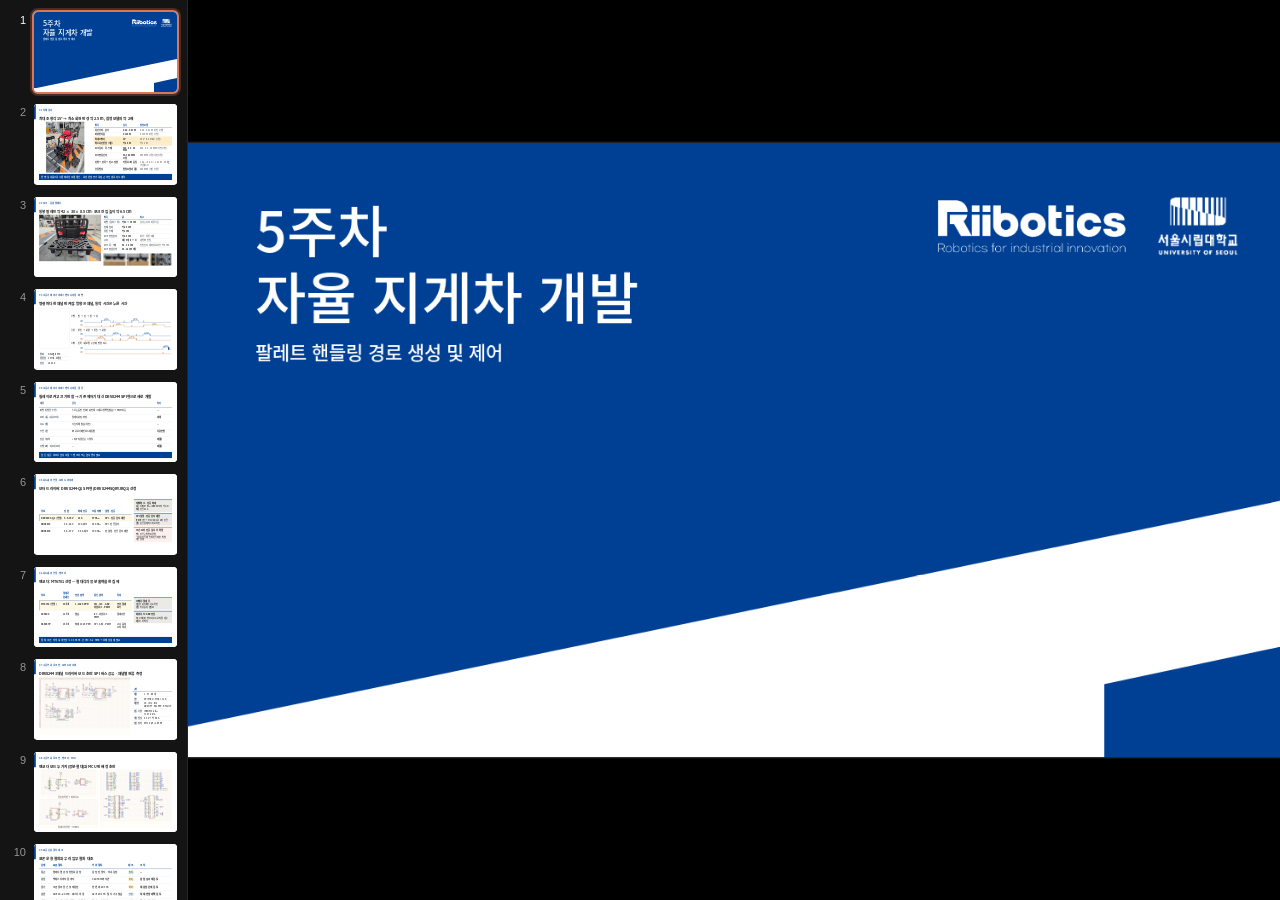
<file: week-05/index.html>
<!DOCTYPE html>
<html lang="ko"><head><meta charset="utf-8"><meta name="viewport" content="width=device-width, initial-scale=1"><title>5주차 자율 지게차 개발</title>
<link rel="icon" href="data:,">
<script src="vendor/react.production.min.js"></script><script src="vendor/react-dom.production.min.js"></script><script src="./support.js"></script></head>
<body><x-dc><helmet><meta name="viewport" content="width=device-width, initial-scale=1"><title>5주차 자율 지게차 개발</title>
<link rel="stylesheet" href="vendor/uos-slide-template/fonts/fonts.css"><link rel="stylesheet" href="vendor/uos-slide-template/_ds_bundle.css"><link rel="stylesheet" href="vendor/uos-slide-template/styles.css"><link rel="stylesheet" href="deck.css?v=0bdc352caac3"><script src="vendor/uos-slide-template/_ds_bundle.js"></script></helmet>
<x-import component-from-global-scope="deck-stage" from="./deck-stage.js" width="1280" height="720" hint-size="100%,100%">
<section class="title-section" data-label="개발 진행 보고" data-screen-label="01" data-duration="15" data-speaker-notes="권장 15초

이번 주에는 하드웨어를 다룬다. 입고한 차체와 포크, 동봉 팔레트를 실측하고, 4주차 피드백에 따라 조종기와 제어기를 로직 애널라이저로 역분석하여, 기존 제어기가 릴레이로 모터를 켜고 끄기만 한다는 것을 확인하였다. 이어서 컴퓨터가 차체를 직접 구동하고 상태를 읽기 위한 부품으로 모터 드라이버와 엔코더를 선정한 근거를 보인다. 끝으로 우리 임무 절차를 지게차 표준 운용 절차와 대조하고, 리보틱스 중간 미팅 질문을 정리한다.

[Sources]
진행 보고
입고 조사: docs/validation/2026-09-23-chassis-intake.md
4주차 피드백 §2: docs/references/week4_feedback.md
[/Sources]" style="background:#fff">
<x-import component-from-global-scope="UOSSlideDS.TitleSlide" hint-size="100%,100%" title="5주차
자율 지게차 개발" subtitle="팔레트 핸들링 경로 생성 및 제어"></x-import><img class="partner-mark" src="assets/riibotics-logo.png" alt="Riibotics">
</section>

<section data-label="차체 실측" data-screen-label="02" data-duration="65" data-speaker-notes="권장 65초

차체를 직접 잰 결과를, 지금까지 시뮬레이션에 쓴 잠정 모델과 비교한 표이다. 잠정 모델은 상품 사진과 카탈로그로 만든 것이다. 축간 거리와 윤거, 바퀴 반지름은 1에서 2센티미터 차이로 잠정값과 비슷했다. 가장 큰 차이는 최대 조향각이다. 실측은 15도로 잠정 모델의 약 26도보다 훨씬 작다. 축간 거리 0.66미터를 이 각도로 나누어 계산하면 최소 회전 반경이 약 2.5미터로, 잠정 모델의 약 1.3미터의 두 배 가까이 된다. 그래서 팔레트에 비스듬히 다가가거나 가까이서 방향을 바꾸는 경로가 훨씬 넓은 공간을 필요로 하며, 접근과 후진 경로를 실측값으로 다시 계획한다. 포크는 길이 36센티미터로 잠정값보다 6센티미터 짧고, 두 포크의 간격을 5.5에서 38센티미터까지 조절할 수 있다. 전장과 폭, 높이, 질량은 카탈로그 값과 같다. 회전 반경은 계산값이므로 주행 시험으로 확인한다.

[Sources]
화면 생성: 실물 사진(2026-09-30, EXIF 제거) · 팀 실측값
윤거 53 cm, 축간 거리 66 cm, 바퀴 반지름 12.5 cm, 포크 길이 36 · 폭 5.5 · 두께 2.5 cm, 포크 중심 간격 최대 38 · 최소 5.5 cm(중간 공간 없음), 최대 조향각 15°: 팀 실측 (2026-09-30)
잠정 모델 — steering_limit_rad 0.45, fork_spacing 0.29 m, wheel_track 0.51 m, wheel_radius 0.135 m: sim/models/dls08_provisional/parameters.yaml
최소 회전 반경 = L / tan δ: 0.66 / tan 15° = 2.46 m, 잠정 0.64 / tan 0.45 = 1.32 m (뒤차축 중심, 자전거 모델): 계산
[/Sources]" style="background:#fff">
<x-import component-from-global-scope="UOSSlideDS.ContentSlide" hint-size="100%,100%" title="01  차체 실측"><div class="slide-body">
<h2 class="headline">최대 조향각 15° → 최소 회전 반경 약 2.5 m, 잠정 모델의 약 2배</h2>
<div class="split grow" style="grid-template-columns:0.8fr 1.2fr">
<figure class="shot "><img class="media" src="assets/30_chassis_pallet.jpg" alt="입고한 지게차 차체와 앞에 놓인 동봉 플라스틱 팔레트"></figure>
<div class="stack" style="gap:8px;justify-content:center"><table class="comparison measure chassis"><tr><th>항목</th><th>실측</th><th>잠정 모델</th></tr><tr><td>축간 거리 · 윤거</td><td><b>0.66 · 0.53 m</b></td><td class="muted">0.64 · 0.51 m (사진 추정)</td></tr><tr><td>바퀴 반지름</td><td><b>0.125 m</b></td><td class="muted">0.135 m (사진 추정)</td></tr><tr class="hot"><td>최대 조향각</td><td><b>15°</b></td><td class="muted">25.8° (0.45 rad, 추정)</td></tr><tr class="hot"><td>최소 회전 반경 (계산)</td><td><b>약 2.5 m</b></td><td class="muted">약 1.3 m</td></tr><tr><td>포크 길이 · 폭 · 두께</td><td><b>360 · 55 · 25 mm</b></td><td class="muted">420 · 55 · 24 mm (사진 추정)</td></tr><tr><td>포크 중심 간격</td><td><b>55–380 mm 조절</b></td><td class="muted">290 mm 고정 (사진 추정)</td></tr><tr><td>전장 × 전폭 × 전고 · 질량</td><td><b>카탈로그와 동일</b></td><td class="muted">1.46 × 0.63 × 1.01 m · 24 kg (카탈로그)</td></tr><tr><td>승강 범위</td><td><b>잠정 모델과 동일</b></td><td class="muted">280 mm (사진 추정)</td></tr></table></div>
</div>
<div class="takeaway">반영: 실측값으로 시뮬레이션 모델 갱신 · 회전 반경 증가로 접근·후진 경로 다시 계획</div>
</div></x-import>
</section>

<section data-label="포크·동봉 팔레트" data-screen-label="03" data-duration="40" data-speaker-notes="권장 40초

차체와 함께 온 플라스틱 팔레트를 줄자로 쟀다. 외형은 약 42 곱하기 30센티미터이고, 전체 높이는 약 8.5센티미터, 상판 두께는 약 2센티미터이다. 따라서 포크가 들어갈 수 있는 높이는 바닥에서 상판 아래까지 약 6.5센티미터이다. 다리는 3 곱하기 3으로 아홉 개라 네 방향 어디서든 포크를 넣을 수 있다. 왼쪽처럼 포크 위에 올려 크기를 맞춰 보았다. 포크는 폭 5.5센티미터, 두께 2.5센티미터라 진입 높이 6.5센티미터에 대해 위아래로 약 4센티미터의 여유가 있다. 두 포크의 간격은 5.5에서 38센티미터까지 조절되므로 팔레트 다리 사이에 맞춰 정한다.

[Sources]
화면 생성: 실물 사진(2026-09-30, EXIF 제거)
팔레트 길이·높이·폭 줄자 사진 3장 — 값은 사진 눈금 판독, 길이는 다리 바깥 기준: 팀 실측 사진 (2026-09-30)
잠정 모델 포크 치수 — 사진 추정: sim/models/dls08_provisional/parameters.yaml
[/Sources]" style="background:#fff">
<x-import component-from-global-scope="UOSSlideDS.ContentSlide" hint-size="100%,100%" title="02  포크 · 동봉 팔레트"><div class="slide-body">
<h2 class="headline">동봉 팔레트 약 42 × 30 × 8.5 cm · 포크 진입 높이 약 6.5 cm</h2>
<div class="split grow" style="grid-template-columns:0.95fr 1.05fr">
<figure class="shot "><img class="media" src="assets/32_pallet_on_forks.jpg" alt="포크 위에 올린 동봉 팔레트"></figure>
<div class="stack" style="gap:10px">
<table class="comparison select pallet"><tr><th>항목</th><th>값</th><th>비고</th></tr><tr><td class="step">외형 (길이 × 폭)</td><td><b>약 42 × 30 cm</b></td><td class="muted">길이는 다리 바깥 기준</td></tr><tr><td class="step">전체 높이</td><td><b>약 8.5 cm</b></td><td class="muted"></td></tr><tr><td class="step">상판 두께</td><td><b>약 2 cm</b></td><td class="muted"></td></tr><tr><td class="step">포크 진입 높이</td><td><b>약 6.5 cm</b></td><td class="muted">바닥 ~ 상판 아래</td></tr><tr><td class="step">구조</td><td><b>다리 9개 (3 × 3)</b></td><td class="muted">네 방향 진입</td></tr><tr><td class="step">포크 폭 · 두께</td><td><b>5.5 · 2.5 cm</b></td><td class="muted">진입 높이 대비 상하 여유 약 4 cm</td></tr><tr><td class="step">포크 중심 간격</td><td><b>5.5–38 cm 조절</b></td><td class="muted"></td></tr></table>
<div class="thumbs"><img src="assets/33_pallet_length.jpg" alt="줄자로 잰 팔레트 길이"><img src="assets/34_pallet_height.jpg" alt="줄자로 잰 팔레트 높이"><img src="assets/35_pallet_width.jpg" alt="줄자로 잰 팔레트 폭"></div>

</div>
</div>
</div></x-import>
</section>

<section data-label="명령별 파형" data-screen-label="04" data-duration="80" data-speaker-notes="권장 80초

4주차 피드백에 따라 조종기와 제어기를 역으로 분석하였다. 왼쪽처럼 메인보드에 DSLogic Pro 로직 애널라이저를 연결해 1메가헤르츠로 두 채널을 기록했고, 멀티미터로 잰 전원은 12.23볼트였다. 주행은 앞과 뒤, 승강은 상승과 하강, 조향은 왼쪽과 오른쪽을 번갈아 눌렀다. 오른쪽 파형을 보면 앞 버튼을 누르면 CH0가, 뒤 버튼을 누르면 CH1이 켜지고, 누른 시간만큼 켜져 있다. 승강도 같은 구조로 상승은 CH1, 하강은 CH0이다. 즉 두 선 가운데 어느 쪽에 전압을 거느냐로 모터의 방향이 바뀐다. 조향 파일은 내보낸 구간에 왼쪽 명령 한 번만 들어 있다.

[Sources]
화면 생성: 실물 사진(EXIF 제거) · DSLogic 캡처 엣지로 그린 파형 (명령 옆 숫자 = 켜진 시간)
§2 로직 애널라이저로 버튼별 신호 측정, 리버스 엔지니어링: docs/references/week4_feedback.md
엣지 목록 — 주행 19 · 승강 28 · 조향 31개, 조향 CSV 는 7.72–16.69 s 구간만 포함: forklift-presentations/week-05/assets/data_la_edges.json
DSLogic CSV → 엣지 추출: forklift-presentations/week-05/prepare_la.py
메인보드–DSLogic 연결, 멀티미터 12.23 V: 팀 실측 사진 (2026-09-29–30)
[/Sources]" style="background:#fff">
<x-import component-from-global-scope="UOSSlideDS.ContentSlide" hint-size="100%,100%" title="03  조종기·제어기 리버스 엔지니어링 · 파형"><div class="slide-body">
<h2 class="headline">명령마다 한 채널만 켜짐: 방향은 채널, 동작 시간은 누른 시간</h2>
<div class="split grow" style="grid-template-columns:0.3fr 1fr">
<div class="stack" style="gap:8px">
<figure class="shot "><img class="media" src="assets/37_la_setup.jpg" alt="메인보드에 로직 애널라이저 DSLogic Pro 탐침을 연결한 측정 구성"></figure>
<table class="comparison select pallet"><tr><td class="step">장비</td><td>DSLogic Pro</td></tr><tr><td class="step">샘플링</td><td>1 MHz · 2채널</td></tr><tr><td class="step">전원</td><td>12.23 V</td></tr></table>
</div>
<svg class="diagram grow" viewBox="0 0 1180 484" role="img" aria-label="주행·승강·조향 명령별 두 채널의 로직 애널라이저 파형. 명령마다 한 채널만 켜지고, 누르는 동안 신호가 바뀌지 않는다"><g font-family="var(--uos-font)"><text x="0" y="26" font-size="21" font-weight="700" fill="#1b1f24">주행 · 앞 → 뒤 → 앞 → 뒤</text><text x="136" y="78" text-anchor="end" font-size="17" fill="#1f5fae">CH0</text><polyline points="150.0,84 150.0,84 353.9,84 353.9,62 354.3,62 354.3,84 354.3,84 354.3,62 457.9,62 457.9,84 457.9,84 457.9,84 491.7,84 491.7,62 492.0,62 492.0,84 492.0,84 492.0,84 618.7,84 618.7,62 618.7,62 618.7,84 707.8,84 707.8,62 708.1,62 708.1,84 708.1,84 708.1,62 787.6,62 787.6,84 848.2,84 848.2,62 848.5,62 848.5,84 848.5,84 848.5,84 1093.7,84 1093.7,84 1170.0,84" fill="none" stroke="#1f5fae" stroke-width="2.5"/><text x="136" y="130" text-anchor="end" font-size="17" fill="#c26a1a">CH1</text><polyline points="150.0,136 150.0,136 353.9,136 353.9,114 354.3,114 354.3,136 354.3,136 354.3,136 457.9,136 457.9,114 457.9,114 457.9,136 491.7,136 491.7,114 492.0,114 492.0,136 492.0,136 492.0,114 618.7,114 618.7,136 618.7,136 618.7,136 707.8,136 707.8,114 708.1,114 708.1,136 708.1,136 708.1,136 787.6,136 787.6,136 848.2,136 848.2,114 848.5,114 848.5,136 848.5,136 848.5,114 1093.7,114 1093.7,136 1170.0,136" fill="none" stroke="#c26a1a" stroke-width="2.5"/><text x="406.1" y="57" text-anchor="middle" font-size="16" font-weight="700" fill="#1f5fae">앞 1.02 s</text><text x="555.3" y="109" text-anchor="middle" font-size="16" font-weight="700" fill="#c26a1a">뒤 1.24 s</text><text x="747.9" y="57" text-anchor="middle" font-size="16" font-weight="700" fill="#1f5fae">앞 0.78 s</text><text x="971.1" y="109" text-anchor="middle" font-size="16" font-weight="700" fill="#c26a1a">뒤 2.40 s</text><text x="0" y="184" font-size="21" font-weight="700" fill="#1b1f24">승강 · 상승 → 하강 → 상승 → 하강</text><text x="136" y="236" text-anchor="end" font-size="17" fill="#1f5fae">CH0</text><polyline points="150.0,242 150.0,242 300.0,242 300.0,242 392.0,242 392.0,220 392.0,220 392.0,220 392.0,220 392.0,220 392.0,220 392.0,220 392.0,220 392.0,242 480.8,242 480.8,220 480.8,220 480.8,220 575.4,220 575.4,220 575.4,220 575.4,220 575.4,220 575.4,220 575.4,220 575.4,242 575.4,242 575.4,220 575.4,220 575.4,242 575.4,242 575.4,242 664.4,242 664.4,220 664.4,220 664.4,242 762.6,242 762.6,220 762.6,220 762.6,220 762.6,220 762.6,220 762.6,220 762.6,242 842.5,242 842.5,220 923.8,220 923.8,220 923.8,220 923.8,242 923.8,242 923.8,220 923.8,220 923.8,242 923.8,242 923.8,242 1170.0,242" fill="none" stroke="#1f5fae" stroke-width="2.5"/><text x="136" y="288" text-anchor="end" font-size="17" fill="#c26a1a">CH1</text><polyline points="150.0,294 150.0,294 300.0,294 300.0,272 392.0,272 392.0,272 392.0,272 392.0,294 392.0,294 392.0,272 392.0,272 392.0,294 392.0,294 392.0,294 480.8,294 480.8,272 480.8,272 480.8,294 575.4,294 575.4,272 575.4,272 575.4,294 575.4,294 575.4,272 575.4,272 575.4,272 575.4,272 575.4,272 575.4,272 575.4,272 575.4,272 575.4,294 664.4,294 664.4,272 664.4,272 664.4,272 762.6,272 762.6,294 762.6,294 762.6,272 762.6,272 762.6,294 762.6,294 762.6,294 842.5,294 842.5,294 923.8,294 923.8,272 923.8,272 923.8,294 923.8,294 923.8,272 923.8,272 923.8,272 923.8,272 923.8,294 1170.0,294" fill="none" stroke="#c26a1a" stroke-width="2.5"/><text x="346.0" y="267" text-anchor="middle" font-size="16" font-weight="700" fill="#c26a1a">상승 0.70 s</text><text x="528.1" y="215" text-anchor="middle" font-size="16" font-weight="700" fill="#1f5fae">하강 0.72 s</text><text x="713.5" y="267" text-anchor="middle" font-size="16" font-weight="700" fill="#c26a1a">상승 0.75 s</text><text x="883.2" y="215" text-anchor="middle" font-size="16" font-weight="700" fill="#1f5fae">하강 0.62 s</text><text x="0" y="342" font-size="21" font-weight="700" fill="#1b1f24">조향 · 왼쪽 (내보낸 구간에 명령 1회)</text><text x="136" y="394" text-anchor="end" font-size="17" fill="#1f5fae">CH0</text><polyline points="150.0,400 150.0,400 1076.2,400 1076.2,378 1076.2,378 1076.2,378 1076.2,378 1076.2,378 1140.4,378 1140.4,400 1140.4,400 1140.4,378 1140.4,378 1140.4,400 1140.4,400 1140.4,378 1140.4,378 1140.4,400 1140.5,400 1140.5,378 1140.6,378 1140.6,400 1140.6,400 1140.6,378 1140.6,378 1140.6,400 1140.6,400 1140.6,378 1140.6,378 1140.6,400 1140.6,400 1140.6,378 1140.6,378 1140.6,400 1140.6,400 1140.6,378 1140.6,378 1140.6,400 1140.7,400 1140.7,378 1140.7,378 1140.7,400 1140.7,400 1140.7,378 1140.7,378 1140.7,400 1140.7,400 1140.7,378 1140.7,378 1140.7,400 1140.7,400 1140.7,378 1140.8,378 1140.8,400 1140.8,400 1140.8,378 1140.8,378 1140.8,400 1140.8,400 1140.8,378 1140.8,378 1140.8,400 1170.0,400" fill="none" stroke="#1f5fae" stroke-width="2.5"/><text x="136" y="446" text-anchor="end" font-size="17" fill="#c26a1a">CH1</text><polyline points="150.0,452 150.0,452 1076.2,452 1076.2,452 1076.2,452 1076.2,430 1076.2,430 1076.2,452 1140.4,452 1140.4,452 1140.4,452 1140.4,452 1140.4,452 1140.4,452 1140.4,452 1140.4,452 1140.4,452 1140.4,452 1140.5,452 1140.5,452 1140.6,452 1140.6,452 1140.6,452 1140.6,452 1140.6,452 1140.6,452 1140.6,452 1140.6,452 1140.6,452 1140.6,452 1140.6,452 1140.6,452 1140.6,452 1140.6,452 1140.6,452 1140.6,452 1140.6,452 1140.6,452 1140.7,452 1140.7,452 1140.7,452 1140.7,452 1140.7,452 1140.7,452 1140.7,452 1140.7,452 1140.7,452 1140.7,452 1140.7,452 1140.7,452 1140.7,452 1140.7,452 1140.8,452 1140.8,452 1140.8,452 1140.8,452 1140.8,452 1140.8,452 1140.8,452 1140.8,452 1140.8,452 1140.8,452 1170.0,452" fill="none" stroke="#c26a1a" stroke-width="2.5"/><text x="1108.3" y="373" text-anchor="middle" font-size="16" font-weight="700" fill="#1f5fae">왼쪽 0.56 s</text></g></svg>
</div>
</div></x-import>
</section>

<section data-label="해석과 결론" data-screen-label="05" data-duration="75" data-speaker-notes="권장 75초

파형과 회로 조사를 합친 결론이다. 측정한 두 선은 명령이 켜져 있는 동안 1메가헤르츠 샘플에서 한 번도 바뀌지 않았다. PWM이라면 켜짐과 꺼짐이 빠르게 반복되어야 하므로 이 두 선은 켜짐과 꺼짐 레벨이다. 회로를 따라가 보니 모터는 릴레이로 켜고 끄며 방향만 바꾸고, 속도 조절 기능 자체가 없었다. 무선 수신 회로도 메인보드에 통합되어 있다. 여기에 컴퓨터 명령을 끼워 넣어도 켜고 끄는 것 이상은 할 수 없으므로, 기존 제어기를 쓰지 않고 DRV8244 SPI형 드라이버로 제어기를 새로 만든다. 전원 스위치와 주행 모터, 리프트 모터는 그대로 쓴다. 남은 질문은 리프트 높이 조절로, 포크를 원하는 높이에 세우려면 엔코더나 높이 센서가 필요하다.

[Sources]
화면 생성: DSLogic 캡처 엣지 확대 · 팀 측정 보고
명령 구간 내 엣지 0개 (1 µs 튐 제외), 주행 누름 순간 두 채널 동시 High 2.95–3.43 ms 4회 — 원인은 팀 판단(접지 튐), 미확정: forklift-presentations/week-05/assets/data_la_edges.json
전원 스위치 +·V 직결, RF 메인보드 통합, 릴레이 구동, 속도 조절 기능 없음, 결론 DRV8244 SPI 신규 개발, 재활용: 전원 스위치·주행 모터·리프트 모터: 팀 리버스 엔지니어링 보고 (2026-09-30)
[/Sources]" style="background:#fff">
<x-import component-from-global-scope="UOSSlideDS.ContentSlide" hint-size="100%,100%" title="04  조종기·제어기 리버스 엔지니어링 · 결론"><div class="slide-body">
<h2 class="headline">릴레이로 켜고 끄기만 함 → 기존 제어기 대신 DRV8244 SPI형으로 새로 개발</h2>
<table class="comparison select re grow"><tr><th>대상</th><th>관측</th><th>처리</th></tr><tr><td class="step">파형 (측정한 두 선)</td><td>누르는 동안 신호가 켜진 채 그대로 (깜빡임 없음) → PWM 아님</td><td><b>—</b></td></tr><tr><td class="step">모터 구동 (회로 조사)</td><td>릴레이 켜짐·꺼짐</td><td><b>대체</b></td></tr><tr><td class="step">속도 조절</td><td>기능 자체 없음 (확인)</td><td><b>—</b></td></tr><tr><td class="step">무선 수신</td><td>RF 회로가 메인보드에 통합</td><td><b>사용 안 함</b></td></tr><tr><td class="step">전원 스위치</td><td>+ 와 V 직결 단순 스위치</td><td><b>재활용</b></td></tr><tr><td class="step">주행 모터 · 리프트 모터</td><td>—</td><td><b>재활용</b></td></tr></table>
<div class="takeaway">남은 질문: 리프트 높이 조절 → 엔코더 또는 높이 센서 필요</div>
</div></x-import>
</section>

<section data-label="모터 드라이버 선정" data-screen-label="06" data-duration="65" data-speaker-notes="권장 65초

모터 드라이버로는 TI의 DRV8244-Q1 SPI형을 골랐다. 12볼트 전원에서 쓸 수 있는 TI의 세 드라이버를 비교하였다. DRV8873도 SPI 설정과 전류 감지를 지원하므로 SPI만으로 고른 것은 아니다. DRV8244는 상하측 합산 도통 저항이 47밀리옴으로 DRV8873의 약 3분의 1이라 같은 전류에서 열이 덜 나고, 최대 전류도 가장 크다. 또 IPROPI 핀으로 모터 전류를 션트 저항 없이 MCU의 ADC로 읽고, 전류 제한과 결함 종류를 SPI로 설정하고 확인할 수 있다. DRV8876은 핀으로 설정하고 피크 전류가 3.5암페어로 작다. 표의 전류는 최대·피크 값이고 연속으로 흘릴 수 있는 값은 아니다. DRV8244가 실제로 계속 흘릴 수 있는 전류는 방열이 정하며, TI가 85도 환경, 4층 기판, PWM 구동으로 계산한 값은 직류 4암페어이다. 그래서 이 선정은 차체 모터의 전류를 잰 뒤 확정하며, 그 전류에 맞춰 전류 제한과 기판 방열을 설계한다.

[Sources]
출처: 제조사 데이터시트 · 제품 페이지
DRV8244-Q1 데이터시트 SLVSG24C — 4.5–35 V, RON 47 mΩ(VQFN-HR), 출력 전류 Internally limited, OCP 21–40/15–31/10.5–24 A, ITRIP 7단계, fPWM ≤ 25 kHz, AIPROPI 4750 A/A, 표 7-1 DC 4.0 A (PWM, 85 °C, 40×40 mm 4층 2 oz), 주문 표 DRV8244SQRYJRQ1 = VQFN-HR(RYJ) 16: https://www.ti.com/lit/ds/symlink/drv8244-q1.pdf
DRV8873 — 4.5–38 V, 10 A 피크, 150 mΩ (TJ 25 °C, 13.5 V), SPI 또는 하드웨어 인터페이스: https://www.ti.com/lit/ds/symlink/drv8873.pdf
DRV8876 — 4.5–37 V, 3.5 A 피크, 700 mΩ (HS + LS): https://www.ti.com/lit/ds/symlink/drv8876.pdf
[/Sources]" style="background:#fff">
<x-import component-from-global-scope="UOSSlideDS.ContentSlide" hint-size="100%,100%" title="05  하드웨어 선정 · 모터 드라이버"><div class="slide-body">
<h2 class="headline">모터 드라이버: DRV8244-Q1 SPI형 (DRV8244SQRYJRQ1) 선정</h2>
<div class="split grow" style="grid-template-columns:1.5fr 0.62fr">
<div class="stack" style="justify-content:center;gap:8px">
<table class="comparison select big"><tr><th>후보</th><th>전원</th><th>최대 전류</th><th>도통 저항</th><th>설정 · 전류</th></tr><tr class="pick"><td>DRV8244-Q1 (선정)</td><td>4.5–35 V</td><td>21 A</td><td>47 mΩ</td><td>SPI · 전류 감지·제한</td></tr><tr><td>DRV8873</td><td>4.5–38 V</td><td>10 A 피크</td><td>150 mΩ</td><td>SPI · 전류 감지</td></tr><tr><td>DRV8876</td><td>4.5–37 V</td><td>3.5 A 피크</td><td>700 mΩ</td><td>핀 설정 · 전류 감지·제한</td></tr></table>

</div>
<div class="stack reasons">
<article><h3>저항 최소 · 전류 최대</h3><p>도통 저항 47 mΩ (DRV8873의 약 1/3)<br>최대 전류 21 A</p></article>
<article><h3>SPI 설정 · 전류 감지·제한</h3><p>IPROPI 핀 → MCU ADC로 모터 전류<br>결함 종류를 레지스터로 확인</p></article>
<article class="warn"><h3>조건: 모터 전류 실측 후 확정</h3><p>연속 전류는 방열이 결정<br>→ 실측 전류에 맞춰 전류 제한·방열 기판 설계</p></article>
</div>
</div>
</div></x-import>
</section>

<section data-label="엔코더 선정" data-screen-label="07" data-duration="60" data-speaker-notes="권장 60초

엔코더로는 자석식 각도 센서인 MT6701을 골랐다. 축 끝에 자석을 붙이고 그 위에 칩을 두면 접촉 없이 회전각을 잰다. 가장 큰 이유는 한 칩이 절대각과 증분 출력을 모두 낸다는 점이다. 조향축에 달면 전원을 켜자마자 현재 조향각을 알 수 있어 원점을 찾는 동작이 필요 없고, 바퀴 쪽에 달면 ABZ 출력을 MCU 타이머의 엔코더 모드로 바로 세어 속도를 잰다. AS5600은 증분 출력이 없어 바퀴 속도를 세기 어렵고, AS5047P는 증분과 절대각을 모두 내지만 SPI 전용이다. MT6701은 SSI와 I2C, 아날로그 출력까지 있고 영점을 칩에 저장할 수 있다. 실제 성능은 분해능보다 최대 1.5도의 정확도와 자석을 얼마나 바르게 붙이는지가 좌우하므로, 자석과 칩의 축 어긋남 0.3밀리미터 이하, 간격 0.5에서 2밀리미터를 지키는 브래킷을 설계한다. 어느 축에 몇 개를 달지는 조종기 신호 분석과 모터 구조를 확인한 뒤 정한다.

[Sources]
출처: 제조사 데이터시트 · 판매처 가격
MT6701 데이터시트 Rev.1.5 — 14 bit, I2C·SSI·ABZ(≤1024 PPR)·UVW·아날로그·PWM, INL ±1.5° max, 자석 Ø6×2.5 mm·간격 0.5–2.0 mm·축 어긋남 ≤0.3 mm, 영점 EEPROM: https://uploadcdn.oneyac.com/attachments/files/brand_pdf/magntek/F3/CA/MT6701QT-STD.pdf
AS5047P — 14 bit, ABI 최대 1024 PPR, SPI·ABI·PWM, 동적 각도 오차 보상: https://www.infineon.com/assets/row/public/documents/24/49/infineon-as5047p-datasheet-en.pdf
AS5600 — 12 bit, I2C·아날로그·PWM, ABZ 없음: https://www.infineon.com/assets/row/public/documents/24/49/infineon-as5600-datasheet-en.pdf
§4 엔코더 분해능 10 bit면 충분: docs/references/week4_feedback.md
[/Sources]" style="background:#fff">
<x-import component-from-global-scope="UOSSlideDS.ContentSlide" hint-size="100%,100%" title="06  하드웨어 선정 · 엔코더"><div class="slide-body">
<h2 class="headline">엔코더: MT6701 선정 — 절대각과 증분 출력을 한 칩에</h2>
<div class="split grow" style="grid-template-columns:1.5fr 0.62fr">
<table class="comparison select big"><tr><th>후보</th><th>절대각 분해능</th><th>증분 출력</th><th>통신·출력</th><th>특징</th></tr><tr class="pick"><td>MT6701 (선정)</td><td>14 bit</td><td>1–1024 PPR</td><td>SSI · I2C · ABZ · 아날로그 · PWM</td><td>증분·절대 모두</td></tr><tr><td>AS5600</td><td>12 bit</td><td>없음</td><td>I2C · 아날로그 · PWM</td><td>절대각만</td></tr><tr><td>AS5047P</td><td>14 bit</td><td>최대 1024 PPR</td><td>SPI · ABI · PWM</td><td>고속 동적 오차 보상</td></tr></table>
<div class="stack reasons">
<article><h3>조향각: 절대각</h3><p>전원을 켜자마자 각도 확인<br>원점 복귀 동작 불필요</p></article>
<article><h3>바퀴 속도: ABZ 증분</h3><p>MCU 타이머 엔코더 모드로 직접 계수<br>비접촉 자석식</p></article>
</div>
</div>
<div class="takeaway">장착 조건: 자석 축 어긋남 ≤ 0.3 mm · 간격 0.5–2 mm → 브래킷 설계 필요</div>
</div></x-import>
</section>

<section data-label="구동부 회로 초안" data-screen-label="08" data-duration="50" data-speaker-notes="권장 50초

선정한 DRV8244로 그린 구동부 회로 초안이다. 드라이버 세 개를 L, M, R 채널로 두고, 설정과 진단에 쓰는 SPI의 데이터선과 클록은 셋이 함께 쓰며 칩 선택 신호만 따로 둔다. 모터 방향과 켜고 끄기는 채널마다 IN1과 IN2로, 비상 시 출력 차단은 DRVOFF로 한다. 모터 전류는 IPROPI 핀에 단 3.6킬로옴 저항에서 전압으로 읽는데, 1암페어당 약 0.76볼트이므로 3.3볼트 ADC로 약 4.4암페어까지 잴 수 있다. 이 범위와 전류 제한 설정은 모터 전류를 잰 뒤 저항값을 다시 정한다.

[Sources]
화면 생성: 팀 회로 초안 캡처
DRV8244SQRYJRQ1 × 3 (L·M·R), 공유 MISO·MOSI·CLK, 채널별 CS·IN1·IN2·DRVOFF·nSLEEP·nFAULT·IPROPI, IPROPI 3.6 kΩ + 10 nF, nFAULT·nSCS 2.2 kΩ 풀업, VM 10 µF + 100 nF: 팀 회로 초안 (2026-09-30)
AIPROPI 4750 A/A (VQFN-HR) → 3.6 kΩ 에서 0.758 V/A, 3.3 V ↔ 4.35 A, ITRIP 최대 2.97 V ↔ 3.92 A (계산): https://www.ti.com/lit/ds/symlink/drv8244-q1.pdf
[/Sources]" style="background:#fff">
<x-import component-from-global-scope="UOSSlideDS.ContentSlide" hint-size="100%,100%" title="07  구동부 회로 초안 · 모터 드라이버"><div class="slide-body">
<h2 class="headline">DRV8244 3채널 드라이버 보드 초안: SPI 버스 공유 · 채널별 전류 측정</h2>
<div class="split grow" style="grid-template-columns:1.45fr 0.55fr">
<figure class="shot sch"><img class="media" src="assets/40_sch_drv8244.png" alt="DRV8244SQRYJRQ1 세 개(L·M·R)의 회로 초안. MISO·MOSI·CLK 공유, 채널별 CS·IN1·IN2·DRVOFF·nSLEEP·nFAULT·IPROPI"></figure>
<table class="comparison select pallet"><tr><th colspan="2">구성</th></tr>
<tr><td class="step">채널</td><td>L · M · R 3개</td></tr>
<tr><td class="step">공유</td><td>SPI MISO · MOSI · CLK</td></tr>
<tr><td class="step">채널별</td><td>CS · IN1 · IN2<br>DRVOFF · nSLEEP · nFAULT</td></tr>
<tr><td class="step">전류 측정</td><td>IPROPI 3.6 kΩ<br>≈ 0.76 V/A</td></tr>
<tr><td class="step">측정 범위</td><td>3.3 V → 약 4.4 A</td></tr>
<tr><td class="step">전원 필터</td><td>VM 10 µF + 100 nF</td></tr></table>
</div>
</div></x-import>
</section>

<section data-label="엔코더·MCU 회로 초안" data-screen-label="09" data-duration="40" data-speaker-notes="권장 40초

엔코더 보드와 MCU 핀 배정 초안이다. 엔코더는 같은 MT6701 칩과 같은 2 곱하기 4 핀 커넥터로 두 가지 판을 만든다. 위는 증분 출력판으로, A와 B에 반전 신호까지 내보내 긴 배선에서도 잡음에 강하게 바퀴 회전을 센다. 아래는 절대각 출력판으로, SSI 세 선으로 현재 각도를 바로 읽어 조향각에 쓴다. 오른쪽은 MCU 핀 배정 초안으로, 포트마다 신호 이름을 붙이고 보드의 38핀 두 줄 커넥터에 배치하였다. 아직 초안이며, 드라이버와 엔코더 보드가 확정되면 함께 정리한다.

[Sources]
화면 생성: 팀 회로 초안 캡처
MT6701QT-ACD — 증분판: A·B, U·V 핀을 /A·/B 로, MODE → SGND / 절대판: A·B·Z 핀을 DO·CLK·CSN 으로, 둘 다 VDD 100 nF, 2.54 mm 2×4 헤더 / MCU 포트 신호 배정과 2 × 38핀 커넥터 배치: 팀 회로 초안 (2026-09-30)
MT6701 출력 방식 — ABZ·UVW, SSI: https://uploadcdn.oneyac.com/attachments/files/brand_pdf/magntek/F3/CA/MT6701QT-STD.pdf
[/Sources]" style="background:#fff">
<x-import component-from-global-scope="UOSSlideDS.ContentSlide" hint-size="100%,100%" title="08  구동부 회로 초안 · 엔코더 · MCU"><div class="slide-body">
<h2 class="headline">엔코더 보드 두 가지(증분·절대)와 MCU 핀 배정 초안</h2>
<div class="split grow" style="grid-template-columns:0.9fr 1.1fr">
<div class="stack" style="gap:6px">
<figure class="shot sch"><img class="media" src="assets/41_sch_mt6701_abz.png" alt="MT6701QT-ACD 증분 출력판. A·B와 반전 /A·/B"><figcaption class="small muted">증분 출력판 → 바퀴 속도</figcaption></figure>
<figure class="shot sch"><img class="media" src="assets/42_sch_mt6701_ssi.png" alt="MT6701QT-ACD 절대각 출력판. SSI DO·CLK·CSN"><figcaption class="small muted">절대각 출력판 → 조향각</figcaption></figure>
</div>
<figure class="shot sch"><img class="media" src="assets/43_sch_mcu_pins.png" alt="MCU 포트별 신호 배정과 2열 38핀 커넥터 두 개의 핀 배치 초안"></figure>
</div>
</div></x-import>
</section>

<section data-label="표준 운용 절차 대조" data-screen-label="10" data-duration="75" data-speaker-notes="권장 75초

4주차에 사람이 운전하는 방식과 비슷하게 움직여야 보는 사람이 덜 불안하다는 피드백을 받았다. 지금까지 우리가 정한 임무 절차는 팀이 임의로 정한 것이어서, 한국산업안전보건공단 교육자료와 산업안전보건기준에 있는 표준 운용 절차를 찾아 단계별로 대조하였다. 팔레트 앞에서 멈춰 정렬한 뒤 천천히 넣는 접근과, 작업 종료 때 포크를 내리는 것은 표준과 같다. 그리고 운반 중 포크 높이와 속도 상한은 맞지만, 우리 차체에는 마스트를 뒤로 기울이는 틸트 기구가 없고 감속 구역도 빠져 있다. 나머지 세 단계는 다르다. 표준은 백레스트에 닿을 때까지 끝까지 넣지만, 우리는 팔레트 깊이의 60퍼센트와 차체 한계 가운데 작은 값인 360밀리미터만 넣는다. 표준은 조금 들어 당겼다가 내리고 다시 끝까지 넣은 뒤 드는데, 우리는 한 번에 20센티미터를 든다. 또 표준은 사람과 부딪힐 위험이 있으면 후진경보기와 경광등, 또는 후방감지기로 뒤를 확인하도록 하는데, 우리 임무에는 후방 확인 수단이 없다. 오른쪽 열처럼 삽입 깊이 기준, 재삽입 단계, 틸트 없이 적재를 안정시킬 방법, 감속 구역과 경고음, 후방 확인 수단을 임무 절차에 반영할지 검토한다. 표준 수치는 실제 지게차 기준이므로 우리 차체에 줄여 적용할 비율은 실측 후 정한다.

[Sources]
출처: KOSHA 교육자료 · 법령 · 우리 시뮬레이션 설정
KOSHA 지게차 교육자료 — 감속·일단 정지, 정면 삽입, 5–10 cm 들기, 10–20 cm 당김 후 내림, 재삽입, 운반 시 포크 약 15–20 cm·마스트 후경, 구내 10 km/h 이하, 모퉁이·사람 근처 감속·경고음: https://oshri.kosha.or.kr/kosha/data/business/serviceSafetyBusinessData.do?mode=download&amp;articleNo=399205&amp;attachNo=222048
산업안전보건기준에 관한 규칙 제98·99·179조 — 제한속도, 운전위치 이탈 시 포크 최저, 제179조 제2항 충돌 위험 시 후진경보기·경광등 또는 후방감지기 (대안 관계): https://www.law.go.kr/법령/산업안전보건기준에관한규칙
우리 임무: 접근 0.60 · 삽입 0.055 · 운반 0.30 m/s, 들기 목표 0.20 m (시뮬레이터 설정): config/isaac_transport.yaml
우리 임무 단계: 관측 → 접근 → 삽입 → 들기 → 인출 → 운반 → 내리기 → 빼기 → 복귀. 접근 추적기는 속도 0·측정 속도 0.012 m/s 이하에서 도착 판정 후 삽입으로 전환. 틸트 관절 없음(잠정 URDF): sim/isaac/run_transport.py
삽입 깊이 규칙 min(깊이 × 0.6, 406 − 46 mm) = 360 mm: forklift/CLAUDE.md
§3 사람의 운전 방식과 비슷하게: docs/references/week4_feedback.md
[/Sources]" style="background:#fff">
<x-import component-from-global-scope="UOSSlideDS.ContentSlide" hint-size="100%,100%" title="09  표준 운용 절차 대조"><div class="slide-body">
<h2 class="headline">표준 운용 절차와 우리 임무 절차 대조</h2>
<table class="comparison select practice compact grow"><tr><th>단계</th><th>표준 절차</th><th>우리 절차</th><th>대조</th><th>조치</th></tr><tr><td class="step">접근</td><td>앞에서 멈춘 뒤 천천히 삽입</td><td>삽입 전 정지 · 저속 삽입</td><td><span class="mk ok">일치</span></td><td><b>—</b></td></tr><tr><td class="step">삽입</td><td>백레스트까지 끝까지</td><td>360 mm까지만</td><td><span class="mk diff">차이</span></td><td><b>삽입 깊이 재검토</b></td></tr><tr><td class="step">들기</td><td>조금 들어 당긴 뒤 재삽입</td><td>한 번에 20 cm</td><td><span class="mk diff">차이</span></td><td><b>재삽입 단계 검토</b></td></tr><tr><td class="step">운반</td><td>포크 15–20 cm · 마스트 후경</td><td>포크 20 cm · 틸트 기구 없음</td><td><span class="mk part">부분</span></td><td><b>적재 안정 대책 검토</b></td></tr><tr><td class="step">속도</td><td>10 km/h 이하 · 위험 구역 감속</td><td>감속 구역 없음</td><td><span class="mk part">부분</span></td><td><b>감속 구역 추가</b></td></tr><tr><td class="step">후진</td><td>후진 경보 또는 후방 감지</td><td>후방 확인 없음</td><td><span class="mk diff">차이</span></td><td><b>후방 확인 추가</b></td></tr><tr><td class="step">종료</td><td>포크를 바닥까지</td><td>포크를 바닥까지</td><td><span class="mk ok">일치</span></td><td><b>—</b></td></tr></table>

</div></x-import>
</section>

<section data-label="리보틱스 미팅 질문" data-screen-label="11" data-duration="45" data-speaker-notes="권장 45초

마지막으로 리보틱스와의 중간 미팅에서 물어볼 질문이다. 세 가지를 확인하려 한다. 첫째, 실제 지게차가 어떤 환경에서 운용되는지이다. 작업장 크기와 통로 폭, 바닥 상태, 다루는 팔레트와 하중, 적재 높이, 한 번의 작업 흐름과 주변의 사람과 장애물을 묻고, 운용 영상이나 데이터를 받을 수 있는지 확인한다. 둘째, 처음 시스템을 만들 때 기업이 제공할 수 있는 정보이다. 작업장 도면이나 지도를 미리 받을 수 있는지, 팔레트 위치와 목적지를 알려 주는지 아니면 로봇이 직접 찾아야 하는지, 마커나 반사판 같은 현장 설치물을 쓸 수 있는지, 작업 지시는 어떻게 오는지이다. 셋째, 우리가 만든 시뮬레이션 환경이 기업이 원하는 환경과 맞는지이다. 작업장 규모와 적재물 배치, 팔레트 형상, 네 가지 접근 시나리오, 평가 기준이 실제와 맞는지 확인해 개발 방향을 맞춘다.

[Sources]
출처: 4주차 피드백 · 이번 주 하드웨어 작업
§1 중간 미팅 준비 — 실제 기업이 원하는 문제와 다를 수 있으니 확인: docs/references/week4_feedback.md
추천 플랫폼: 소형 지게차 장난감 개조 · 접근 예시 네 가지: 과제 문서 (quest)
[/Sources]" style="background:#fff">
<x-import component-from-global-scope="UOSSlideDS.ContentSlide" hint-size="100%,100%" title="10  리보틱스 중간 미팅 질문"><div class="slide-body">
<h2 class="headline">리보틱스 미팅 질문: 실제 운용 환경 · 초기 제공 정보 · 시뮬레이션 설정</h2>
<table class="comparison select meeting grow"><tr><th>구분</th><th>질문</th></tr><tr><td rowspan="4" class="grp">실제 운용 상황</td><td class="item">작업장 규모 · 통로 폭 · 바닥 (실내·실외 · 경사)</td></tr><tr><td class="item">다루는 팔레트 종류 · 적재 하중 · 적재 높이</td></tr><tr><td class="item">한 번의 작업 흐름 · 주변 사람·장애물</td></tr><tr><td class="item">실제 지게차 운용 영상·데이터 제공 가능 여부</td></tr><tr><td rowspan="4" class="grp">초기 시스템에 제공 가능한 정보</td><td class="item">작업장 도면·지도를 미리 받을 수 있는가</td></tr><tr><td class="item">팔레트 위치·목적지를 알려 주는가, 직접 찾아야 하는가</td></tr><tr><td class="item">마커·반사판 등 현장 설치물 사용 가능 여부</td></tr><tr><td class="item">작업 지시 방식 (사람 · 상위 시스템)</td></tr><tr><td rowspan="4" class="grp">시뮬레이션 설정 적합성</td><td class="item">공장 규모 작업장 · 적재물 배치가 실제와 비슷한가</td></tr><tr><td class="item">팔레트 형상 (EPAL 6 · 축소 T11)이 맞는가</td></tr><tr><td class="item">접근 시나리오 네 가지가 실제 상황을 대표하는가</td></tr><tr><td class="item">평가 기준 (성공률 · 시간 · 정밀도)</td></tr></table>
</div></x-import>
</section>
</x-import></x-dc></body></html>
</file>
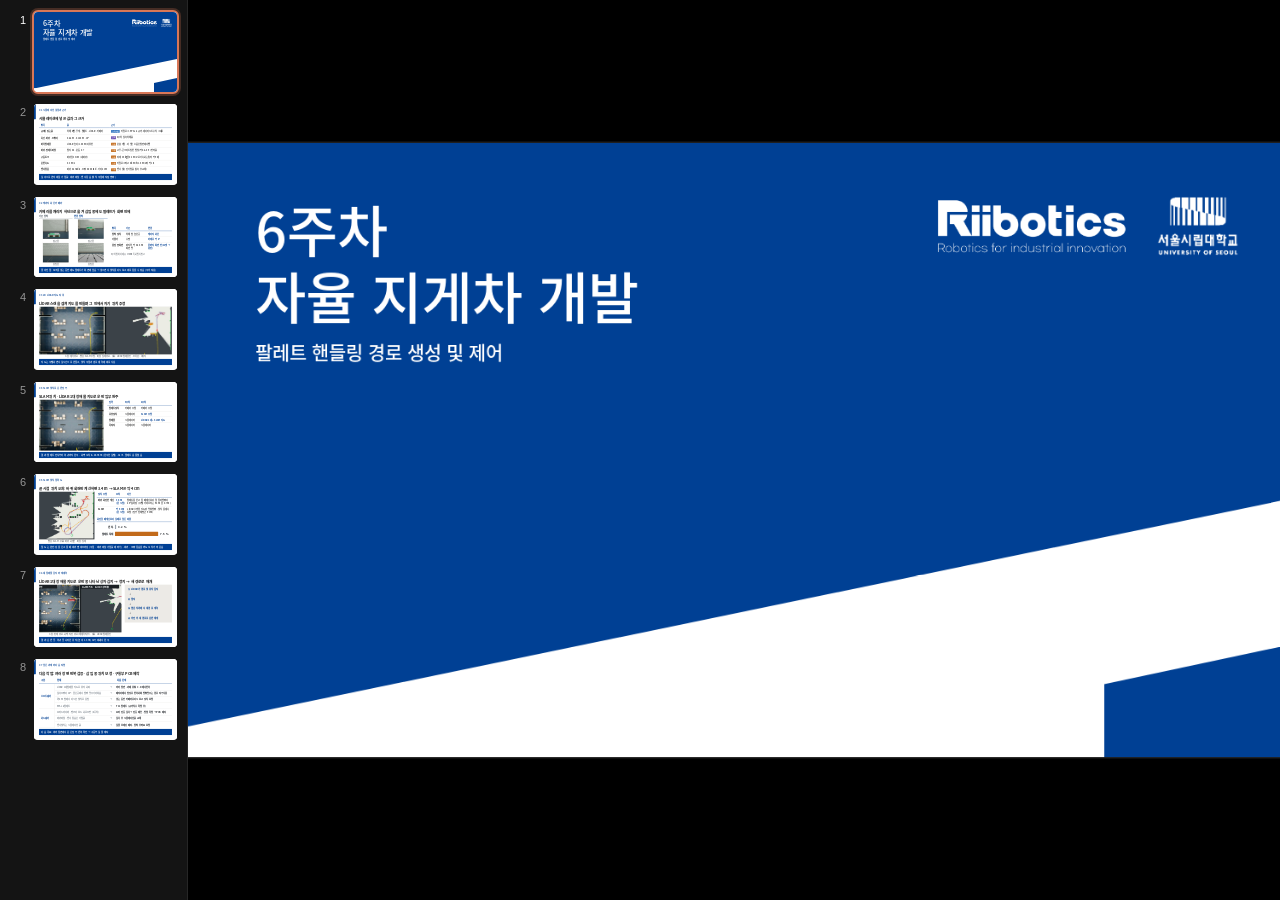
<file: week-06/index.html>
<!DOCTYPE html>
<html lang="ko"><head><meta charset="utf-8"><meta name="viewport" content="width=device-width, initial-scale=1"><title>6주차 자율 지게차 개발</title>
<link rel="icon" href="data:,">
<script src="vendor/react.production.min.js"></script><script src="vendor/react-dom.production.min.js"></script><script src="./support.js"></script></head>
<body><x-dc><helmet><meta name="viewport" content="width=device-width, initial-scale=1"><title>6주차 자율 지게차 개발</title>
<link rel="stylesheet" href="vendor/uos-slide-template/fonts/fonts.css"><link rel="stylesheet" href="vendor/uos-slide-template/_ds_bundle.css"><link rel="stylesheet" href="vendor/uos-slide-template/styles.css"><link rel="stylesheet" href="deck.css?v=858c40fef0eb"><script src="vendor/uos-slide-template/_ds_bundle.js"></script></helmet>
<x-import component-from-global-scope="deck-stage" from="./deck-stage.js" width="1280" height="720" hint-size="100%,100%">
<section class="title-section" data-label="개발 진행 보고" data-screen-label="01" data-duration="20" data-speaker-notes="권장 20초

안녕하십니까. 6주차 자율 지게차 개발 진행 상황을 발표할 김광민이라고 합니다. 이번 주 결과는 모두 시뮬레이션이고, 하드웨어는 마지막 장에서 다음 작업으로만 말씀드리겠습니다. 지난주까지 지게차는 시뮬레이터가 알려 주는 정답 위치로 움직였는데, 이번 주에는 LiDAR로 추정한 위치로 운반 임무를 끝까지 했습니다. (전환)

[Sources]
진행 보고
온라인 SLAM 폐루프 실행 기록: docs/validation/2026-10-04-online-slam-closed-loop.md
LiDAR 장애물 지도 계획: docs/plans/2026-10-04-lidar-obstacle-map.md
[/Sources]" style="background:#fff">
<x-import component-from-global-scope="UOSSlideDS.TitleSlide" hint-size="100%,100%" title="6주차
자율 지게차 개발" subtitle="팔레트 핸들링 경로 생성 및 제어"></x-import><img class="partner-mark" src="assets/riibotics-logo.png" alt="Riibotics">
</section>

<section data-label="시뮬레이션 설정" data-screen-label="02" data-duration="70" data-speaker-notes="권장 70초

오늘 보여 드리는 결과는 모두 시뮬레이션이라서, 먼저 시뮬레이션에 넣은 값과 그 근거부터 말씀드리겠습니다. 차체 외형과 무게, 팔레트, LiDAR와 카메라처럼 카탈로그나 데이터시트에 정확한 수치가 있는 값은 그대로 넣었습니다. 축간 거리와 바퀴 반지름, 최대 조향각은 지난주에 잰 실측값(조향각 15도)을 넣었습니다. 주황색은 가정값입니다. 바닥에는 LiDAR 높이보다 낮은 장애물이 없다고 가정하고, 그런 소품은 시뮬레이션 장면에서 뺐습니다. 바퀴 마찰은 고무와 콘크리트 사이의 일반적인 마찰 범위 안에서 잡았고, 구동 토크는 팔레트를 실은 34킬로그램을 정한 가속도로 움직이기에 충분하도록, 운반 속도는 카탈로그 최고 속도의 5분의 1 정도로 잡았습니다. 센서 잡음은 센서를 실제로 측정하기 전이라 가정값을 넣었습니다. 바퀴 마찰은 뒤에서 보실 바퀴 계산 위치의 오차를 좌우하므로, 센서 잡음과 함께 실측값이 나오면 먼저 바꿀 항목입니다. (전환)

[Sources]
근거 조사: 저장소 설정·결정·검증 문서 (2026-10-06)
실측 축간 0.66 m · 윤거 0.53 m · 바퀴 반지름 0.125 m · 최대 조향각 15° (이번 3–6쪽 실행에 쓴 모델, config/isaac_transport_measured.yaml): sim/models/dls08_measured/README.md
EPAL 6 실물 9–10 kg, DLS08 적재 능력 10 kg (카탈로그 12쪽): docs/decisions/0002-*.md
EPAL 6 공식 제품 시트: config/pallet_geometry_epal6.yaml
RPLIDAR A2M12 카탈로그 1,600빔·10 Hz·0.2–12 m: config/isaac_slam_lidar.yaml
hfov 1.204 rad(69°) — D435i 컬러 화각, 보정값 아님: config/isaac_perception_camera.yaml
깊이 σ = 0.0036 z² (가정; 데이터시트 식 유도값 0.00344): src/forklift_core/perception/pocket_clearance.py
시뮬레이터 전용 가정값 — 마찰 0.8/0.7(지게차·팔레트 충돌 형상에만 적용), 바퀴 토크 3 N·m, 운반 0.3 m/s: config/isaac_transport.yaml
오도메트리·거리 잡음 — 센서 사양 아닌 가정값: src/forklift_core/localization/slam_pose.py
2026-10-06 재적분: 바퀴·조향 잡음 0·1·3·5배(조향 최대 0.025 rad ≈ 1.4°) → 끝 위치 오차 평균 346·346·351·359 cm (seed 5개): ws1 artifacts/20261004_slam_s3/seed_1/run/slam_log.npz
장애물 LiDAR 배치 D_008 — 후보 비교 시험: docs/plans/2026-10-04-lidar-obstacle-map.md
[/Sources]" style="background:#fff">
<x-import component-from-global-scope="UOSSlideDS.ContentSlide" hint-size="100%,100%" title="01  시뮬레이션 설정과 근거"><div class="slide-body">
<h2 class="headline">시뮬레이션에 넣은 값과 그 근거</h2>
<table class="comparison params6 grow"><tr><th>항목</th><th>값</th><th>근거</th></tr><tr><td>규격이 있는 값</td><td>차체 외형·무게 · 팔레트 · LiDAR · 카메라</td><td><span class="kind" style="background:#2f74c0">규격·사양</span> 카탈로그 · EPAL 6 규격 · 데이터시트 수치 그대로</td></tr><tr><td>축간 · 바퀴 · 조향각</td><td>0.66 m · 0.125 m · 15°</td><td><span class="kind" style="background:#6a4fb3">실측</span> 5주차 실측 차체 값</td></tr><tr><td>바닥 장애물</td><td>LiDAR 높이 (1.05 m) 이상만</td><td><span class="kind" style="background:#c26a1a">가정</span> 운용 가정 · 더 낮은 소품은 장면에서 뺌</td></tr><tr><td>바퀴 · 팔레트 마찰</td><td>정지 0.8 · 운동 0.7</td><td><span class="kind" style="background:#c26a1a">가정</span> 고무–콘크리트 일반 범위 (약 0.6–0.9) 안의 값</td></tr><tr><td>구동 토크</td><td>바퀴당 3 N·m (네 바퀴)</td><td><span class="kind" style="background:#c26a1a">가정</span> 적재 34 kg을 0.3 m/s²로 가속하는 힘의 약 9배</td></tr><tr><td>운반 속도</td><td>0.3 m/s</td><td><span class="kind" style="background:#c26a1a">가정</span> 카탈로그 최고 5 km/h (1.4 m/s)의 약 1/5</td></tr><tr><td>센서 잡음</td><td>바퀴 0.2 rad/s · 조향 0.005 rad · 거리 2 cm</td><td><span class="kind" style="background:#c26a1a">가정</span> 센서 실측 전 가정값 (실측 후 교체)</td></tr></table>
<div class="takeaway">실측으로 먼저 바꿀 가정값: 바퀴 마찰 · 센서 잡음 (위치 추정에 직접 영향)</div>
</div></x-import>
</section>

<section data-label="캐리지 하단 카메라" data-screen-label="03" data-duration="65" data-speaker-notes="권장 65초

먼저 카메라 위치입니다. 왼쪽 열이 4주차까지 쓴 카메라로, 차체 앞 높은 곳에 수평으로 달려 있었습니다. 다가갈 때는 팔레트가 잘 보이지만, 포크를 넣기 시작하면 왼쪽 아래처럼 팔레트가 화면 아래로 빠져서 벽과 바닥만 보입니다. 그래서 4주차에 소개한 Crown 특허처럼 카메라를 캐리지(포크를 올리고 내리는 부분) 아래로 옮기고 살짝 아래로 숙였습니다. 오른쪽 열이 바꾼 카메라입니다. 다가갈 때는 포켓이 보이고, 포크를 넣는 동안에도 팔레트 윗판이 화면에 남습니다. 그래서 과제가 요구한 삽입 중 포켓 추적을 할 수 있는 화면을 확보했습니다. 다만 이번 시뮬레이션에서는 아직 팔레트 약 2미터 앞에서 한 번 더 본 위치로 넣고 있고, 넣는 동안 카메라로 다시 보고 바로잡는 기능은 다음 단계에서 넣겠습니다. (전환)

[Sources]
화면 생성: 실측 차체 장면 1 임무의 로봇 카메라 프레임 (prepare_clips.py)
Crown 특허 US9990535B2 — 포크 캐리지 하단 장착 (4주차 장착 사례 ②): https://patents.google.com/patent/US9990535B2/en
기존 장착(0.75, 0, 0.50 m · 틸트 0)의 마지막 약 0.25 m 무관측: docs/plans/2026-10-03-near-field-pocket-tracking.md
장착 연구 — 높이 0.27 m · 틸트 0.10 rad, 12 장면 인계, 오차 ≤ 20 mm (잡음 0 · 정렬 · 승강 0): docs/validation/2026-10-03-near-field-mount-study.md
camera_rgb.mp4 43 s(접근, 1.32 m) · 51 s(삽입 중) 프레임 — 실측 차체 · LiDAR 1대 실행, carriage_low_measured 장착: videos-from-ws1/20261007_l8_measured_seed1_m
이번 임무는 마지막 2.1 m 직진 시작에서 한 번 더 관측(near_capture) 후 그 위치로 삽입, 삽입 중 윗판 추적은 미연결 (근접 계획 보류): forklift sim/isaac/run_transport.py
[/Sources]" style="background:#fff">
<x-import component-from-global-scope="UOSSlideDS.ContentSlide" hint-size="100%,100%" title="02  캐리지 하단 카메라"><div class="slide-body">
<h2 class="headline">카메라를 캐리지 하단으로 옮겨 삽입 중에도 팔레트가 화면 안에</h2>
<div class="cam6 grow">
<div class="cam6-grid">
<p class="ch">기존 장착</p><p class="ch now">변경 장착</p>
<figure class="shot"><img class="media" src="assets/43_before_far.jpg" alt="기존 장착 카메라로 팔레트에 다가가는 화면. 팔레트와 두 포켓이 보임"><figcaption class="small muted">접근 중</figcaption></figure>
<figure class="shot"><img class="media" src="assets/43_camera_far.jpg" alt="새 장착 카메라로 팔레트에 다가가는 화면. 팔레트와 두 포켓을 찾은 표시"><figcaption class="small muted">접근 중</figcaption></figure>
<figure class="shot"><img class="media" src="assets/43_before_near.jpg" alt="기존 장착 카메라로 포크를 넣는 중의 화면. 팔레트가 화면 아래로 빠져 벽과 바닥만 보임"><figcaption class="small muted">삽입 중</figcaption></figure>
<figure class="shot"><img class="media" src="assets/43_camera_near.jpg" alt="새 장착 카메라로 포크를 넣는 중의 화면. 팔레트 윗판이 화면 안에 있음"><figcaption class="small muted">삽입 중</figcaption></figure>
</div>
<div class="stack" style="gap:0">
<table class="comparison t6">
<tr><th>항목</th><th>기존</th><th>변경</th></tr>
<tr><td>장착 위치</td><td>차체 앞 높은 곳</td><td class="blue"><b>캐리지 하단</b></td></tr>
<tr><td>기울기</td><td>수평</td><td class="blue"><b>아래로 약 6°</b></td></tr>
<tr><td>삽입 중 화면</td><td>마지막 약 0.25 m 화면 밖</td><td class="blue"><b>끝까지 화면 안 (포켓 → 윗판)</b></td></tr>
</table>
<p class="cap6" style="text-align:left;margin-top:10px">4주차 장착 사례 ② Crown 특허 방식 참고</p>
</div>
</div>
<div class="takeaway">좋아진 점: 포크를 넣는 동안에도 팔레트가 화면에 남음 → 넣으면서 위치를 다시 보고 바로잡을 수 있음 (추후 적용)</div>
</div></x-import>
</section>

<section data-label="지도 작성" data-screen-label="04" data-duration="35" data-speaker-notes="권장 35초

다음은 위치를 추정하는 방법입니다. 지게차가 움직이면서 LiDAR로 주변 거리를 재면, slam_toolbox(공개 SLAM 패키지)가 이 스캔을 겹쳐 지도를 만들면서 그 지도 안에서 자기 위치를 찾습니다. 오른쪽처럼 움직일수록 지도가 넓어지고, 빨간 추정 경로가 파란 실제 경로를 따라갑니다. 이 지도는 주행하면서 실시간으로 만들어지고, 뒤에서 보실 위치 추정과 경로 계획에 그대로 쓰입니다. (전환)

[Sources]
화면 생성: ws1 l8_measured/seed_1_m 3분할 영상 처음 120 s 의 조감·SLAM 지도 두 칸 8배속 (prepare_clips.py single)
실측 차체 · LiDAR 1대 장면 1 임무, 온라인 slam_toolbox 지도와 추정 경로 (정답 위치 미사용): videos-from-ws1/20261007_l8_measured_seed1_m
1.15 m 미만 소품 제거 장면: forklift bc4cc64
[/Sources]" style="background:#fff">
<x-import component-from-global-scope="UOSSlideDS.ContentSlide" hint-size="100%,100%" title="03  2D LiDAR 지도 작성"><div class="slide-body">
<h2 class="headline">LiDAR 스캔을 겹쳐 지도를 만들며 그 안에서 자기 위치 추정</h2>
<figure class="shot grow"><video class="media" src="assets/48_map_single.mp4" poster="assets/48_map_single_poster.jpg" autoplay loop muted playsinline aria-label="왼쪽은 공장 홀을 위에서 본 지게차 주행, 오른쪽은 같은 순간까지 slam_toolbox가 만든 지도와 추정 경로"></video><figcaption class="small muted">노랑: 계획 경로 · 빨강: SLAM 추정 · 파랑: 실제 경로 · 주황: LiDAR 장애물 칸 · 초록 원: 목적지</figcaption></figure>
<div class="takeaway">지도는 주행하면서 실시간으로 만들고, 위치 추정과 경로 계획에 바로 사용</div>
</div></x-import>
</section>

<section data-label="SLAM 위치로 운반" data-screen-label="05" data-duration="50" data-speaker-notes="권장 50초

이번 주 가장 큰 진전입니다. 오른쪽 표처럼 4주차와 달라진 것은 로봇 위치와 장애물입니다. 시뮬레이터가 알려 주던 정답 위치 대신 slam_toolbox가 실시간으로 추정한 위치로 지게차를 움직이고, 경로를 짤 때 장애물은 LiDAR 한 대로 만든 장애물 지도와 SLAM 지도만 씁니다. 영상은 팔레트를 인식해 들어 올리고, 목적지에 내린 뒤 출발점으로 돌아오는 임무 전체를 위에서 본 것입니다. 정답 위치 없이 임무를 끝까지 마쳤고, 포크와 팔레트 충돌은 없었으며 팔레트를 내려놓은 위치 오차는 완주한 실행에서 8에서 65밀리미터였습니다. 목적지에서는 미리 등록해 둔 위치의 LiDAR 스캔과 맞춰 내려놓습니다. (전환)

[Sources]
화면 생성: ws1 l8_measured/seed_1_m 3분할 영상의 조감 칸만 12배속 (prepare_clips.py single)
result.json — success, 하역 23.8 mm, 재계획 0, 포켓 금지 접촉 0 (새 상자 없음): videos-from-ws1/20261007_l8_measured_seed1_m
실측 차체 · LiDAR 1대 5회: 완주 3 (장면 1 임무 23.8 · 장면 1 복귀 중 상자 8.0 · 장면 5 운반 중 상자 64.9 mm → 8–65 mm), 실패 2 (장면 1 운반 중 상자 obstacle_no_progress · 장면 3 운반 중 상자 docking_unaligned): ws1 artifacts/20261005_p5_l3/l8_measured
LiDAR 1대(1.05 m) 장애물 지도 + SLAM 지도로 경로 계획, 1.15 m 미만 소품 제거, 포켓 깊이 확인 끔, 잠정 차체 모델: forklift bc4cc64
[/Sources]" style="background:#fff">
<x-import component-from-global-scope="UOSSlideDS.ContentSlide" hint-size="100%,100%" title="04  SLAM 위치로 운반 임무"><div class="slide-body">
<h2 class="headline">SLAM 위치 · LiDAR 1대 장애물 지도로 운반 임무 완주</h2>
<div class="split grow" style="grid-template-columns:1fr 1fr;gap:32px">
<figure class="shot"><video class="media" src="assets/47_mission_single.mp4" poster="assets/47_mission_single_poster.jpg" autoplay loop muted playsinline aria-label="공장 홀을 위에서 본 지게차. 팔레트를 인식해 들고, 목적지에 내린 뒤 출발점으로 돌아온다"></video></figure>
<div class="stack">
<table class="comparison t6">
<tr><th>입력</th><th>4주차</th><th>6주차</th></tr>
<tr><td>팔레트 위치</td><td>카메라 추정</td><td>카메라 추정</td></tr>
<tr><td>로봇 위치</td><td>시뮬레이터</td><td class="blue"><b>SLAM 추정</b></td></tr>
<tr><td>장애물</td><td>시뮬레이터</td><td class="blue"><b>LiDAR 1대 + SLAM 지도</b></td></tr>
<tr><td>목적지</td><td>시뮬레이터</td><td>시뮬레이터</td></tr>
</table>
</div>
</div>
<div class="takeaway">결과: 팔레트 인식부터 복귀까지 완주 · 하역 오차 8–65 mm (완주한 실행) · 포크 · 팔레트 충돌 없음</div>
</div></x-import>
</section>

<section data-label="SLAM 위치 정확도" data-screen-label="06" data-duration="90" data-speaker-notes="권장 90초

SLAM 위치가 얼마나 정확한지는 이전 SLAM 운반 실행으로 보여 드리겠습니다. 왼쪽 지도에서 빨간 SLAM 추정 경로는 파란 실제 경로를 거의 그대로 따라가지만, 주황색으로 그린 바퀴 회전만으로 계산한 경로는 갈수록 벗어납니다. 아래 숫자를 보시면, 임무가 끝날 때 바퀴 회전만으로 계산한 위치는 3.4미터 어긋나고 SLAM은 약 4센티미터입니다. 왜 이만큼 어긋나는지 따져 보면, 달린 거리는 93미터 중 0.7미터만 틀렸고 대부분은 방향이 24도 틀어진 탓입니다. 방향은 팔레트를 싣고 돌 때 틀어졌습니다. 빈 차일 때는 계산한 만큼 돌지만, 팔레트를 실으면 실제로는 계산보다 7.5퍼센트 덜 돕니다. 팔레트 무게가 실리면 바퀴가 옆으로 미끄러지기 때문으로 보이고, 이 미끄러짐은 앞에서 말씀드린 가정값인 바퀴 마찰에 따라 달라집니다. 바퀴와 조향 잡음을 꺼도 오차가 거의 같아서, 잡음 탓은 아닙니다. 반면 SLAM은 LiDAR 스캔을 지도와 맞춰 방향과 위치를 계속 바로잡기 때문에 임무 전체 평균으로도 약 9센티미터였습니다. 실물에서도 짐을 실으면 같은 일이 생길 수 있어서, SLAM이 필요하다고 판단했습니다. (전환)

[Sources]
화면 생성: S3 seed 1 3분할 영상을 --draw-odometry 로 다시 합성(forklift df109cf), SLAM 지도 칸 12배속, 개발용 글자 가림 (prepare_clips.py)
S3 장면 1 — 위치 RMSE 0.088 m · 최대 0.190 m, 358 s 에서 SLAM 4.0 cm 대 바퀴 오도메트리만 340 cm: docs/validation/2026-10-04-online-slam-closed-loop.md
2026-10-06 재계산: 거리 92.9 대 93.6 m, 끝 방향 오차 −24.3°, 잡음 끔 346 cm · −25.2°, 회전 시 실제/계산 비 빈 차 0.998 · 운반 0.925: ws1 artifacts/20261004_slam_s3/seed_1/run/slam_log.npz
시뮬레이터 전용 가정값 — 팔레트 10 kg, 정지 0.8 · 동마찰 0.7 (차체 24 kg 은 카탈로그): config/isaac_transport.yaml
[/Sources]" style="background:#fff">
<x-import component-from-global-scope="UOSSlideDS.ContentSlide" hint-size="100%,100%" title="05  SLAM 위치 정확도"><div class="slide-body">
<h2 class="headline">끝 시점 위치 오차: 바퀴 회전만 계산하면 3.4 m → SLAM은 약 4 cm</h2>
<div class="split grow" style="grid-template-columns:0.85fr 1.15fr">
<figure class="shot"><video class="media" src="assets/45_slam_error.mp4" poster="assets/45_slam_error_poster.jpg" autoplay loop muted playsinline aria-label="이전 SLAM 운반 실행에서 slam_toolbox가 만든 지도와 추정 경로. 아래 숫자는 SLAM 위치 오차와 바퀴 회전만으로 계산한 위치의 오차"></video><figcaption class="small muted">빨강: SLAM · 주황: 바퀴 회전만 · 파랑: 실제</figcaption></figure>
<div class="stack" style="gap:26px">
<table class="comparison t6 causes6">
<tr><th>위치 추정</th><th>오차</th><th>이유</th></tr>
<tr><td>바퀴 회전만 계산</td><td>3.4 m<br>(끝 시점)</td><td>팔레트를 싣고 돌 때 계산보다 덜 돌아 방향이 24° 틀어짐 (주행 거리 오차는 93 m 중 0.7 m)</td></tr>
<tr><td>SLAM</td><td>약 4 cm<br>(끝 시점)</td><td>LiDAR 스캔을 지도와 맞춰 방향 · 위치를 계속 보정 (임무 전체 평균 9 cm)</td></tr>
</table>
<div class="why6"><p class="panel-h">회전할 때 계산보다 실제로 덜 돈 비율</p><svg class="diagram" viewBox="0 0 620 120" role="img" aria-label="회전할 때 바퀴·조향으로 계산한 것보다 실제로 덜 돈 비율. 빈 차 0.2 %, 팔레트 적재 7.5 %"><g font-family="var(--uos-font)"><text x="136" y="41" text-anchor="end" font-size="21" font-weight="700" fill="#1b1f24">빈 차</text><rect x="150" y="16" width="9.5" height="36" rx="3" fill="#9aa3ad"/><text x="171.5" y="42" font-size="22" font-weight="700" fill="#1b1f24">0.2 %</text><text x="136" y="99" text-anchor="end" font-size="21" font-weight="700" fill="#1b1f24">팔레트 적재</text><rect x="150" y="74" width="356.2" height="36" rx="3" fill="#c26a1a"/><text x="518.2" y="100" font-size="22" font-weight="700" fill="#1b1f24">7.5 %</text></g></svg></div>
</div>
</div>
<div class="takeaway">덜 도는 원인: 짐을 싣고 돌 때 바퀴 옆 미끄러짐 (추정 · 바퀴 마찰 가정값에 좌우) · 바퀴 · 조향 잡음을 꺼도 오차 거의 같음</div>
</div></x-import>
</section>

<section data-label="새 장애물 재계획" data-screen-label="07" data-duration="50" data-speaker-notes="권장 50초

다음은 임무 중에 새 장애물이 나타나는 경우입니다. 영상은 팔레트를 들고 운반하던 중 경로 위에 키 1.3미터 상자가 새로 나타나는 장면입니다. 지게차는 상자를 보고 바로 멈춘 뒤, 그 자리에서 새 경로를 짜서 조금 후진했다가 다시 출발합니다. 재계획 직후 잠깐 보이는 회색 선이 이전 경로, 노란 선이 바뀐 경로입니다. 복귀하는 길에 상자가 나타난 경우도 같은 방식으로 피해서 임무를 끝까지 마쳤습니다. (전환)

[Sources]
화면 생성: ws1 l8_measured/seed_5_n1 3분할 영상 73–118 s 의 조감·SLAM 지도 두 칸 2배속 (prepare_clips.py single)
result.json — success, 하역 64.9 mm, 상자 출현 77.2 s · 정지 약 78 s · 재계획 94.3 s 후 후진 (운반 중): videos-from-ws1/20261007_l8_measured_seed5_n1
result.json — success, 하역 8.0 mm, 상자 출현 226.0 s · 재계획 227.7 s (복귀 중): videos-from-ws1/20261007_l8_measured_seed1_n2
실측 차체(dls08_measured), LiDAR 1대(1.05 m) 장애물 지도 + SLAM 지도로 경로 계획, 1.15 m 미만 소품 제거, 새 상자 0.4 × 0.4 × 1.3 m, 포켓 깊이 확인 끔: forklift bc4cc64
[/Sources]" style="background:#fff">
<x-import component-from-global-scope="UOSSlideDS.ContentSlide" hint-size="100%,100%" title="06  새 장애물 감지와 재계획"><div class="slide-body">
<h2 class="headline">LiDAR 1대 장애물 지도로 운반 중 나타난 상자 감지 → 정지 → 새 경로로 재개</h2>
<div class="split grow" style="grid-template-columns:1.75fr 1fr;gap:28px">
<figure class="shot"><video class="media" src="assets/46_new_obstacle_single.mp4" poster="assets/46_new_obstacle_single_poster.jpg" autoplay loop muted playsinline aria-label="팔레트를 들고 운반하던 중 경로 위에 상자가 나타나자 멈추고, 새 경로로 바꿔 돌아가는 장면. 왼쪽은 위에서 본 주행, 오른쪽은 SLAM 지도와 LiDAR 장애물 칸"></video><figcaption class="small muted">노랑: 현재 경로 · 회색: 직전 경로 (재계획 직후) · 주황: LiDAR 장애물 칸</figcaption></figure>
<div class="phase-flow vert"><b>① LiDAR가 경로 위 상자 감지</b><span class="arrow">↓</span><b>② 정지</b><span class="arrow">↓</span><b>③ 멈춘 자리에서 새 경로 계획</b><span class="arrow">↓</span><b>④ 후진 후 새 경로로 운반 재개</b></div>
</div>
<div class="takeaway">결과: 운반 중 · 복귀 중 나타난 상자 (높이 1.3 m) 모두 피해서 완주</div>
</div></x-import>
</section>

<section data-label="다음 작업" data-screen-label="08" data-duration="70" data-speaker-notes="권장 70초

정리하면, 이번 주에 지게차는 SLAM으로 추정한 위치와 LiDAR 한 대로 만든 장애물 지도로 운반 임무를 끝냈고, 새로 나타난 상자도 피했습니다. 소프트웨어 쪽 다음 단계는 이것을 여러 장면과 과제의 C, D 상황에서 반복해서 확인하는 것입니다. 실측 조향각이 15도로 작아 회전 반경이 크기 때문에, 좁은 곳에서는 제자리에서 앞뒤로 여러 번 움직이며 방향을 맞추는 경로를 적극적으로 쓰도록 바꾸겠습니다. 또 바꾼 카메라로 포크를 넣는 동안 위치를 다시 보고 바로잡게 하고, 두 번째 팔레트 규격인 T11도 치수가 정해지면 같은 방식으로 확인하겠습니다. 하드웨어 쪽은 5주차에 그린 모터 드라이버와 엔코더 보드 회로를 모터 전류를 잰 뒤 전류 제한과 방열까지 확정해서 PCB로 만들겠습니다. 또 시뮬레이션에서 가정으로 둔 바퀴 마찰과 센서 잡음을 실측값으로 바꾸고, 시뮬레이션에서 정한 LiDAR와 카메라 위치대로 실물 브래킷을 만들어 달고 좌표를 보정하겠습니다. 이상으로 제가 준비한 발표를 마치겠습니다. 질문 있으시면 해 주시기 바랍니다.

[Sources]
출처: 5주차 발표 · 하드웨어 기록
--min-obstacle-height-m 1.15 · config/obstacle_layer_single.yaml (LiDAR 1대): forklift bc4cc64
EPAL 6 과 T11 × 0.6 모두 필수: CLAUDE.md
DRV8244 3채널 드라이버 보드 초안 · 엔코더 보드 두 가지 · &quot;조건: 모터 전류 실측 후 확정&quot;(전류 제한·방열): week-05/build_deck.py
실측 축간 0.66 m · 바퀴 반지름 0.125 m (이번 실행 미반영): sim/models/dls08_measured/README.md
LiDAR·카메라 실물 장착 위치 미확정: docs/hardware.md
[/Sources]" style="background:#fff">
<x-import component-from-global-scope="UOSSlideDS.ContentSlide" hint-size="100%,100%" title="07  남은 과제와 다음 작업"><div class="slide-body">
<h2 class="headline">다음 작업: 여러 장면 반복 검증 · 삽입 중 위치 보정 · 구동부 PCB 제작</h2>
<table class="comparison plan6 grow"><tr><th class="c1">구분</th><th class="c2">현재</th><th class="c3"></th><th class="c4">다음 단계</th></tr><tr><td class="grp" rowspan="4">소프트웨어</td><td class="cur">LiDAR 1대 장애물 지도로 상자 회피</td><td class="arrow">→</td><td class="nxt">여러 장면 · 과제 상황 C · D에서 반복</td></tr><tr><td class="cur">실측 조향각 15°: 좁은 곳에서 방향 맞추기 어려움</td><td class="arrow">→</td><td class="nxt">제자리에서 앞뒤로 반복하며 방향 맞추는 경로 적극 사용</td></tr><tr><td class="cur">약 2 m 앞에서 다시 본 위치로 삽입</td><td class="arrow">→</td><td class="nxt">넣는 동안 카메라로 다시 보고 위치 보정</td></tr><tr><td class="cur">EPAL 6 팔레트</td><td class="arrow">→</td><td class="nxt">T11 팔레트 (규격 치수 확정 후)</td></tr><tr><td class="grp" rowspan="3">하드웨어</td><td class="cur">모터 드라이버 · 엔코더 보드 회로 초안 (5주차)</td><td class="arrow">→</td><td class="nxt">모터 전류 실측 → 전류 제한 · 방열 확정 → PCB 제작</td></tr><tr><td class="cur">바퀴 마찰 · 센서 잡음은 가정값</td><td class="arrow">→</td><td class="nxt">실측 후 시뮬레이션 값 교체</td></tr><tr><td class="cur">센서 위치는 시뮬레이션 값</td><td class="arrow">→</td><td class="nxt">실물 브래킷 제작 · 장착 후 좌표 보정</td></tr></table>
<div class="takeaway">다음 목표: 여러 장면에서 같은 임무 반복 확인 → 구동부 실물 제작</div>
</div></x-import>
</section>
</x-import></x-dc></body></html>
</file>
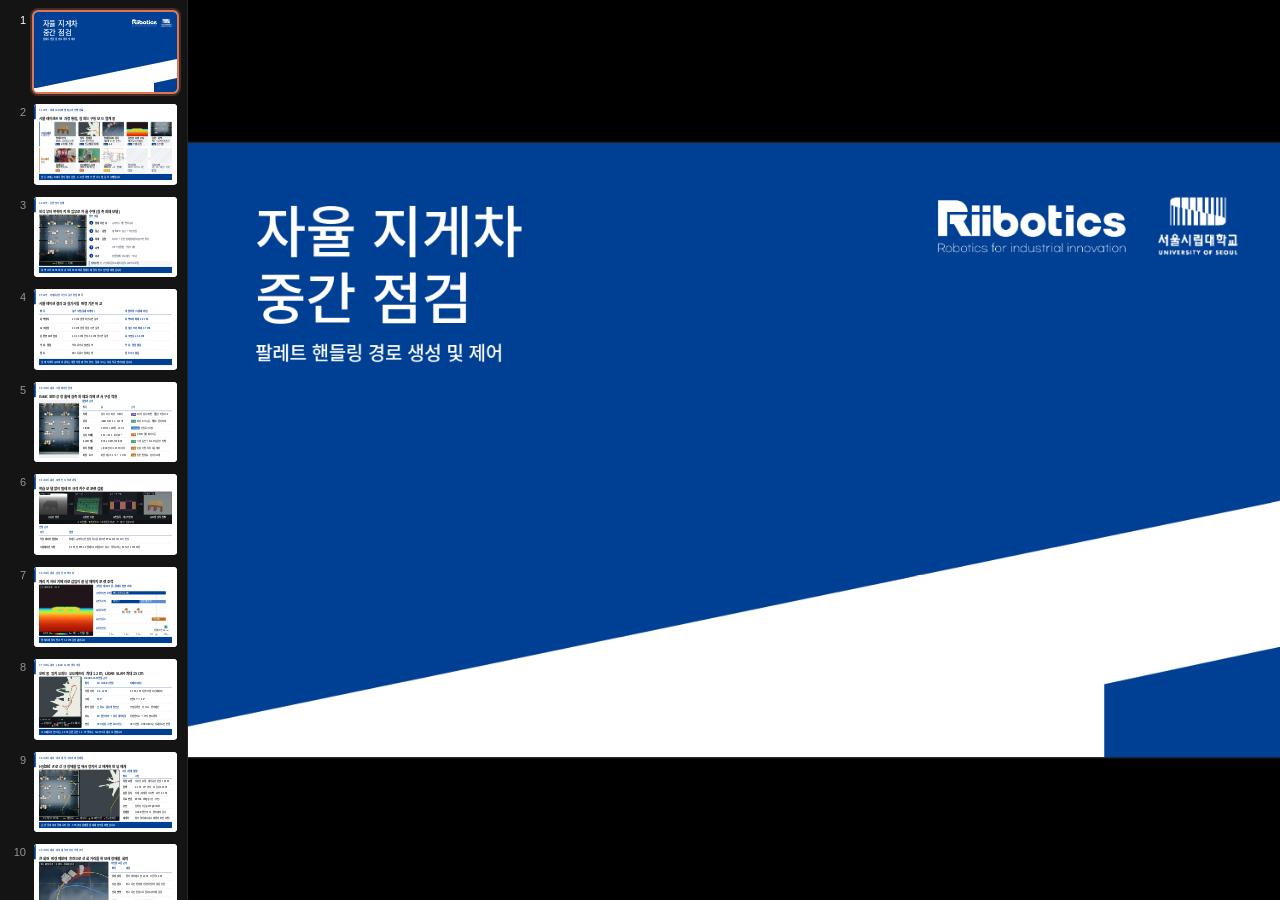
<file: week-07-1/index.html>
<!DOCTYPE html>
<html lang="ko"><head><meta charset="utf-8"><meta name="viewport" content="width=device-width, initial-scale=1"><title>리보틱스 중간 미팅 · 자율 지게차 중간 점검</title>
<link rel="icon" href="data:,">
<script src="vendor/react.production.min.js"></script><script src="vendor/react-dom.production.min.js"></script><script src="./support.js"></script></head>
<body><x-dc><helmet><meta name="viewport" content="width=device-width, initial-scale=1"><title>리보틱스 중간 미팅 · 자율 지게차 중간 점검</title>
<link rel="stylesheet" href="vendor/uos-slide-template/fonts/fonts.css"><link rel="stylesheet" href="vendor/uos-slide-template/_ds_bundle.css"><link rel="stylesheet" href="vendor/uos-slide-template/styles.css"><link rel="stylesheet" href="deck.css?v=1e1a098a1f56"><script src="vendor/uos-slide-template/_ds_bundle.js"></script></helmet>
<x-import component-from-global-scope="deck-stage" from="./deck-stage.js" width="1280" height="720" hint-size="100%,100%">
<section class="title-section" data-label="리보틱스 중간 미팅" data-screen-label="01" data-duration="20" data-speaker-notes="권장 20초

안녕하십니까. &#x27;자율 지게차 중간 점검&#x27;이라는 주제로 발표할 김광민이라고 합니다. 오늘은 지금까지의 개발 결과와 남은 과제를 기술 중심으로 정리하고, 마지막으로 리보틱스 측에 확인을 요청드릴 사항을 말씀드리겠습니다. (전환)

[Sources]
중간 미팅
과제: 주변 장애물을 고려한 최적의 팔레트 핸들링 경로 생성 및 제어: docs/references/quest.txt (과제 문서)
§1 리보틱스 중간 미팅(형식은 중간 발표), 10/12 교수님 초안 검사 · 10/14 미팅: docs/references/week6_feedback.md
[/Sources]" style="background:#fff">
<x-import component-from-global-scope="UOSSlideDS.TitleSlide" hint-size="100%,100%" title="자율 지게차
중간 점검" subtitle="팔레트 핸들링 경로 생성 및 제어"></x-import><img class="partner-mark" src="assets/riibotics-logo.png" alt="Riibotics">
</section>

<section data-label="과제 이해와 진행 현황" data-screen-label="02" data-duration="65" data-speaker-notes="권장 65초

먼저 과제 제안서의 요구사항별 접근 방법과 진행 현황을 요약하겠습니다. 위 줄은 소프트웨어로, 과제의 처리 순서대로 시뮬레이션에서 확인한 결과입니다. 센서는 제안서 구성대로 RGB-D 카메라 1대와 2D LiDAR 1대입니다. 카메라는 같은 스테레오 방식의 D435i를 선정했고, 팔레트 규격 치수를 기준으로 포켓을 검출합니다. LiDAR는 A2 계열 중 보유 중인 A2M12를 사용하며, SLAM 위치 보정과 장애물 판단에 함께 활용합니다. 과제의 두 목적인 장애물 회피 경로와 삽입 중 포켓 추적, 그리고 인식부터 하역까지의 다섯 단계는 시뮬레이션에서 하나의 임무로 연속 수행됩니다. 예시 A–D는 모두 인식부터 삽입까지 수행되며, B는 곡선으로 접근한 뒤 삽입 직전에 한 번 정지해 재관측합니다. 아래 줄은 하드웨어입니다. 소형 전동 지게차 차체를 실측하고 기존 제어기를 분석했으며, 속도 제어를 위해 구동 보드를 새로 설계하고 있습니다. 카메라와 LiDAR는 확보했고 아직 시험 전이며, 실차 적용은 구동 보드 제작 후 A부터 진행합니다. 이어서 시뮬레이션 임무 전체와 실기시험 기준 비교로 현재 결과를 요약한 뒤, 시뮬레이션에서 개발한 소프트웨어와 이를 실차에 구현하기 위한 하드웨어를 차례로 말씀드리고, 결론과 일정, 확인 요청 사항 순으로 마무리하겠습니다. (전환)

[Sources]
출처: 과제 제안서 · 하드웨어 기록 · 실행 기록 · 단계 그림은 뒤 장의 그림과 영상 첫 장면을 자른 것 (prepare_figures.py thumbs)
센서(RGB-D Gemini 335Le · 2D RPLIDAR, SLAM · 장애물 목적) · 추천 플랫폼(소형 지게차 장난감 개조 또는 모바일 로봇 + 포크) · 목적(장애물 고려 경로, 삽입 중 pocket tracking) · 프로세스 5단계 · 예시 A–D: docs/references/quest.txt (과제 문서)
D435i 확정 · RPLIDAR A2 계열 · Jetson 미구매: docs/hardware.md
RPLIDAR A2M12 는 이미 보유 (docs/hardware.md 는 아직 &quot;유력안&quot;): 사용자 답변 (2026-10-12)
인식(카메라 깊이) → 위치 → LiDAR 1대 장애물 지도 + Hybrid A* → 근접 추적 삽입 → 운반 · 하역 · 복귀, 한 임무 완주 (2026-10-11), 금지 접촉 0: ws1 artifacts/20261011_s4b/smoke/seed_1_v0.055
현재 설정 9회 모두 완주 (새 상자 장면 포함): ws1 artifacts/20261008_d7_isaac/v2/d7
A–D 를 seed 5 에서 과제 그림과 같은 배치로 한 번씩 실행(정렬 직진 0.8 m, D 는 뒤 · 옆 벽), 네 경우 모두 success complete · 금지 접촉 0 (A·B · C·D 장): ws1 artifacts/20261012_meeting_ad
B 도 확인으로 표시 (&quot;걍 확인이라 적으셈&quot;) — 로드맵 기준으로는 정지 후 삽입이라 미완료: 사용자 지시 (2026-10-13)
B 는 멈추지 않고 삽입 — 멈춘 뒤 정렬하는 구현은 B 완료로 표시하지 않음(:161); 기능 통과 A–D 각 20회 중 19회(:226). 지금 실행은 정렬 직진 시작(2.1 m)에서 멈춰 다시 관측, EPAL 6 · 장면당 1회: docs/plans/2026-09-11-development-roadmap.md
차체 실측 · 제어기 역분석(릴레이 on/off, 속도 조절 없음) → DRV8244 구동 보드 회로 초안: week-05/SCRIPT.md
[/Sources]" style="background:#fff">
<x-import component-from-global-scope="UOSSlideDS.ContentSlide" hint-size="100%,100%" title="01  요약 · 과제 요구사항별 접근과 진행 현황"><div class="slide-body">
<h2 class="headline">시뮬레이션은 전 과정 통합, 실차는 구동 보드 설계 중</h2>
<div class="m7-lanes grow">
<p class="ln sw">소프트웨어<small>시뮬레이션</small></p><div class="lr sw"><article class=""><img class="th" src="assets/80_t_pocket.jpg" alt=""><h3>팔레트 인식</h3><p>D435i · 규격 치수 기반</p><p class="st"><span class="m7-tag ok">확인</span>포켓 위치 · 방향</p></article><article class=""><img class="th" src="assets/80_t_map.jpg" alt=""><h3>위치 · 장애물</h3><p>SLAM · 점유 격자</p><p class="st"><span class="m7-tag ok">확인</span>신규 장애물 재계획</p></article><article class=""><img class="th" src="assets/80_t_path.jpg" alt=""><h3>장애물 회피 경로</h3><p>Hybrid A* (전 · 후진)</p><p class="st"><span class="m7-tag ok">확인</span>A–D</p></article><article class=""><img class="th" src="assets/80_t_insert.jpg" alt=""><h3>삽입 중 포켓 추적</h3><p>캐리지 하단 카메라</p><p class="st"><span class="m7-tag ok">확인</span>무접촉 삽입</p></article><article class=""><img class="th" src="assets/80_t_mission.jpg" alt=""><h3>운반 · 하역</h3><p>인식 → 하역 단일 임무</p><p class="st"><span class="m7-tag ok">확인</span>임무 완주</p></article></div>
<p class="ln hw">하드웨어<small>실차</small></p><div class="lr hw"><article class=""><img class="th" src="assets/80_t_chassis.jpg" alt=""><h3>차체 실측</h3><p>최대 조향각 15°</p><p class="st"><span class="m7-tag done">완료</span></p></article><article class=""><img class="th" src="assets/80_t_ctrl.jpg" alt=""><h3>기존 제어기 분석</h3><p>릴레이 On/Off 구동</p><p class="st"><span class="m7-tag done">완료</span></p></article><article class=""><img class="th" src="assets/80_t_board.jpg" alt=""><h3>구동 보드</h3><p>DRV8244 × 4 · 엔코더</p><p class="st"><span class="m7-tag design">설계 중</span></p></article><article class="wait"><div class="th none"></div><h3>센서 장착</h3><p>D435i · A2M12 보유</p><p class="st"><span class="m7-tag wait">예정</span></p></article><article class="wait"><div class="th none"></div><h3>실차 주행</h3><p>구동 보드 제작 후 A부터</p><p class="st"><span class="m7-tag wait">예정</span></p></article></div>
</div>
<div class="takeaway">남은 과제는 B에서 정지 없이 삽입, A–D 반복 평가, 센서 시험, 실차 주행입니다</div>
</div></x-import>
</section>

<section data-label="운반 임무 전체" data-screen-label="03" data-duration="45" data-speaker-notes="권장 45초

먼저 현재 시뮬레이션에서 처음부터 끝까지 연속으로 수행되는 운반 임무를 보여 드리겠습니다. 실측 차체 모델로 팔레트를 인식하고, 포크를 삽입해 적재한 뒤, 목적지에 하역하고 출발점으로 복귀합니다. 영상은 12배속입니다. 이 실행의 하역 오차는 18밀리미터, 출발점 복귀 오차는 49밀리미터였으며, 포크와 팔레트의 접촉은 없었습니다. 오른쪽은 영상의 진행 순서에 따른 단계별 구현입니다. 인식, 삽입, 위치 추정, 경로 계획은 소프트웨어 부분에서 설명드리겠습니다. 이 결과를 사람이 운전하는 지게차의 시험 기준과 비교해 보겠습니다. (전환)

[Sources]
화면 생성: 위 근접 추적 실행의 기록을 Isaac 에서 다시 렌더한 조감 칸 12배속 (ws1 artifacts/20261014_meeting_tracked, 합성은 compose_online_slam_video.py 덱 사본)
2026-10-14 부터 이 영상: 스냅숏 fs_s4_3158055(포크 간격 0.3725 m 실험 설정), 실측 차체 · SLAM 위치 · LiDAR 1대 · --d7-planner --d7-docking · 근접 추적 켬(--near-tracking, 주입 없음) · 녹화 끔, 복귀 전환 없음. result.json: success, complete, 하역 18.4 mm, 복귀 4.9 cm · 0.028 rad, 금지 접촉 0, 삽입 315.1 / 313.9 mm, 시뮬 242.9 s; near_tracking: 계약 문제 0, 프레임 488 중 483 수락, 무장 36.2 s · 윗판 전환 55.2 s: ws1 artifacts/20261013_fork_spacing/s4/seed_5_v0.055_none_0
녹화 없는 실행이라 조감 영상은 기록(slam_log 120 Hz 차체 자세 · 조향 · 바퀴, result samples 0.1 s 리프트 · 팔레트)을 같은 스냅숏 장면에 그대로 놓고 조감 카메라만 다시 렌더(run_transport_replay.py --replay-run, 2.5 fps = 12배속 30 fps); 계획 기록이 없어 노란 선은 지나온 궤적(compose --overview-trail --clean-map): ws1 artifacts/20261014_meeting_tracked (job 2617) · 로컬 합성
이전 영상(10-12–14): forklift 33d46b9 (브랜치 feat/return-turnaround = 6bf45a8 + 복귀 전진 우선, docs/plans/2026-10-12-return-forward-turnaround.md) 의 스냅숏 p5_retturn_6bf45a8_v7(커밋 직전 판, 이 실행의 결정은 같음), 실측 차체 · SLAM 위치 · LiDAR 1대 · --d7-planner --d7-docking --return-turnaround · --video --robot-camera (근접 추적 끔). result.json: success, complete, 하역 19.4 mm, 복귀 2.3 cm · 0.020 rad, 금지 접촉 0, 진입 319.9 / 318.1 mm, 시뮬 244.3 s: ws1 artifacts/20261012_return_forward/seed_5_fwd7
첫 실시간 복귀 계획 172.09 s: 직접 계획(전 구간 후진 22.8 m, 비교 비용 70.1)과 최대 곡률 후진 호 후보 10개(곡률 0.25 /m, 후진 가중 3) 중 reverse_arc:-1:90 선택(비용 56.6) — 설치 경로 전진 22.9 m · 후진 8.7 m(호 + 출발점 주차), cusp 정체 · 허가 밖 진입 없음: 같은 실행 paths.json · result.json live_plans (복귀)
이전 녹화(forklift b66271f, 전환 없음): 같은 장면 · 같은 하역 19.4 mm · 진입 319.9 / 318.1 mm, 복귀는 전 구간 후진 22.8 m, 복귀 2.7 cm · 0.040 rad, 시뮬 219.6 s: ws1 artifacts/20261011_meeting_video/seed_5_d7
같은 조건 장면 1: success, 하역 27.0 mm, 복귀 5.1 cm, 금지 접촉 0, 시뮬 273.8 s: ws1 artifacts/20261011_meeting_video/seed_1_d7
목적지 도킹: 미리 등록한 위치의 LiDAR 스캔 정합 (등록 위치는 시뮬레이터 값): config/isaac_transport_measured.yaml
Depth-only geometric baseline for a known, horizontal pallet shape: src/forklift_core/perception/pocket_detector.py
map&lt;-base = map&lt;-odom(SLAM) × odom&lt;-base(odometry); point-to-line ICP 목적지 도킹: src/forklift_core/localization/slam_pose.py · scan_match.py · scan_docking.py
RearAxlePathTracker — 뒤차축 pure pursuit (곡률 = 2 · 횡오차 / 거리²), 전환점마다 정지: src/forklift_core/control/path_tracking.py
이 녹화 실행은 근접 추적 끔: 정렬 직진 시작(2.1 m)에서 한 번 더 관측(near capture) 후 그 위치로 삽입: sim/isaac/run_transport.py
[/Sources]" style="background:#fff">
<x-import component-from-global-scope="UOSSlideDS.ContentSlide" hint-size="100%,100%" title="02  요약 · 운반 임무 전체"><div class="slide-body">
<h2 class="headline">인식부터 복귀까지 한 임무로 자율 수행 (실측 차체 모델)</h2>
<div class="m7-stage grow" style="grid-template-columns:424px 1fr"><figure class="m7-media"><video class="media" src="assets/71_mission.mp4" poster="assets/71_mission_poster.jpg" autoplay loop muted playsinline aria-label="공장 홀을 상부 시점에서 본 지게차. 팔레트를 인식해 적재하고, 목적지에 하역한 뒤 출발점으로 복귀한다"></video><figcaption class="legend"><span class="lg"><span class="sw line" style="background:#ffd600"></span>주행 경로</span><span class="lg"><span class="sw ring" style="border-color:#00c83c"></span>목적지</span></figcaption></figure><div class="m7-info "><p class="ph">임무 흐름</p><div class="tb"><ol class="m7-vflow"><li><b>팔레트 인식</b><span>규격 치수 기반 형상 규칙</span></li><li><b>접근 · 삽입</b><span>Hybrid A* 접근 → 직진 삽입</span></li><li><b>적재 · 운반</b><span>리프트 → 운반, 앞에 장애물이 있으면 정지</span></li><li><b>하역</b><span>ICP 스캔 정합 → 위치 보정</span></li><li><b>복귀</b><span>출발점까지 경로 계획 → 복귀</span></li></ol><p class="m7-vnote"><b>위치 추정</b>전 구간에서 휠 오도메트리를 SLAM으로 보정</p></div></div></div>
<div class="takeaway">하역 오차 18 mm, 복귀 오차 49 mm로 팔레트에 닿지 않고 임무를 마쳤습니다</div>
</div></x-import>
</section>

<section data-label="자격시험 기준 비교" data-screen-label="04" data-duration="55" data-speaker-notes="권장 55초

비교 기준은 지게차운전기능사 실기시험입니다. 시험은 팔레트를 적재해 코스를 주행한 뒤 하역하는 과제로, 작업 흐름이 본 임무와 비슷합니다. 다만 시험의 허용치는 실제 지게차 규모의 절대값이라, 포크 길이가 36센티미터인 개발 차량에 그대로 대면 합격 여부가 큰 의미를 갖지 않습니다. 그래서 시험이 보는 항목을 개발 차량의 판정 항목으로 옮겨 시뮬레이션에서 측정했습니다. 완주한 실행 가운데 하역 오차는 최대 2.9센티미터, 덜 넣은 거리는 최대 3.7센티미터였고, 운반 중 포크 높이는 포크 중심 기준 20.5센티미터였습니다. 낙하나 밀림은 없었고, 이 항목은 규모와 상관없이 그대로 적용합니다. 마스트를 기울이는 틸트 기구는 없습니다. 나머지 항목의 허용치와 틸트 없는 운반의 허용 여부는 마지막에 여쭙겠습니다. 시험 코스는 치수가 차폭의 배수로 정해져 있어, 개발 차량 규모로 줄여 시뮬레이션 평가에 쓸 수 있습니다. (전환)

[Sources]
출처: Q-Net 공개문제 원문 (2025) · 실행 기록
「[공개문제] 지게차운전기능사」 코스운전 및 작업 (한국산업인력공단, 2025-12-22 등록) — 유의사항 7 주행 중 포크 20–30 cm 유지, 실격 (8) 화물 · 파렛트 낙하 (9) 파손 (10) 포크로 드럼통 터치 (14) 포크 50 cm 초과 (15) 하역 20 cm 초과 (16)(17) 밀림 (18) 덜 삽입 20 cm 초과; 팔레트에 닿는 것 자체는 실격 아님. 코스 치수는 D(좌우 최외측 타이어 바깥 간 거리)의 배수. 도면은 저작물이라 화면에 싣지 않음: https://www.q-net.or.kr/cst006.do?artlSeq=5211260&amp;brdId=Q006&amp;code=1204&amp;gId=&amp;gSite=Q&amp;id=cst00602
시험 시간 4분 — 코스 · 차체 규모가 달라 비교에서 제외 (속도 · 작업 시간은 자율 동작 완성 뒤 단계): 같은 문서
하역 6.74 mm, 진입 323.5 / 322.2 mm (캐리지 한계 0.346 m) · 캐리지 앞면–팔레트 간격 22.1 mm, 금지 접촉 0, 팔레트 밀림 없음; 운반 중 승강 관절 0.165 m (명령 lift_target_m 0.2 에 못 미침) → 포크 중심 0.205 m · 밑면 0.193 m · 윗면 0.218 m (fork_center_height 0.04, 두께 0.025): ws1 artifacts/20261011_s4b/smoke/seed_1_v0.055
D7 v2 9회 3.0–22.6 mm, 녹화 장면 5 · 1: 19.4 · 27.0 mm, S4b dev9(seed 0–8, smoke 와 같은 스크립트 · 설정) 완주 8회 5.8–29.4 mm → 최대 29.4 mm = 기준 200 mm 의 14.7 % (D7 이전 6주차 실행 8.0 · 23.8 · 64.9 mm 는 제외): 현재 설정 완주 실행의 하역 오차
insertion_measured: D7 v2 20.4–26.1 mm, 녹화 장면 5 · 1: 25.6 · 35.5 mm, dev9 21.7–37.4 mm → 약 2–4 cm: 현재 설정 실행의 캐리지 앞면–팔레트 간격
10쪽 표준 운용 절차 대조 — 틸트 기구 없음: week-05/SCRIPT.md
§2 실제 지게차 자격증 시험 기준과 우리 지게차 비교 표 (3주차 피드백: 국가공인 시험의 표준 운용 방법): docs/references/week6_feedback.md
허용치가 실제 지게차 규모의 절대값이라 개발 차량(포크 36 cm)에 합격 판정은 의미가 약함 → 시험 항목을 판정 항목으로 옮겨 측정값만 보이고 허용치는 확인 요청 (안 3): 사용자 결정 (2026-10-13)
[/Sources]" style="background:#fff">
<x-import component-from-global-scope="UOSSlideDS.ContentSlide" hint-size="100%,100%" title="03  요약 · 지게차운전기능사 실기 판정 항목"><div class="slide-body">
<h2 class="headline">시뮬레이션 결과와 실기시험 판정 기준 비교</h2>
<div class="m7-info grow"><div class="tb"><table class="comparison m7-exam"><tr><th>항목</th><th>실기시험 (실제 지게차)</th><th>개발 차량 (시뮬레이션)</th></tr><tr><td class="it">하역 위치</td><td>20 cm 넘게 어긋나면 실격</td><td class="ours">하역 오차 최대 2.9 cm</td></tr><tr><td class="it">포크 삽입</td><td>20 cm 넘게 덜 넣으면 실격</td><td class="ours">덜 넣은 거리 최대 3.7 cm</td></tr><tr><td class="it">운반 중 포크 높이</td><td>20–30 cm 유지, 50 cm 넘으면 실격</td><td class="ours">포크 중심 20.5 cm</td></tr><tr><td class="it">낙하 · 밀림</td><td>낙하하거나 밀면 실격</td><td class="ours">낙하 · 밀림 없음</td></tr><tr><td class="it">틸트</td><td>마스트를 기울여 운반</td><td class="ours">틸트 기구 없음</td></tr></table></div></div>
<div class="takeaway">실제 지게차 규모의 허용치는 개발 차량에 맞지 않아, 정해 주시는 허용치로 평가하겠습니다</div>
</div></x-import>
</section>

<section data-label="시뮬레이션 환경" data-screen-label="05" data-duration="50" data-speaker-notes="권장 50초

다음은 소프트웨어입니다. 실차 주행 전까지는 Isaac Sim에서 개발합니다. 공장 홀 장면에 팀이 실측한 차체 값을 적용하고, 물리 연산은 120헤르츠로 수행합니다. 지게차는 바퀴 토크로 구동되며, 팔레트도 고정하지 않고 포크로 들어 올립니다. LiDAR는 A2M12 카탈로그 사양으로, 깊이 영상은 D435i 컬러 카메라 화각에 맞춰 합성합니다. SLAM은 ROS 2의 slam_toolbox로 수행하며, 시뮬레이터는 스캔마다 SLAM 응답을 받은 뒤 다음 단계로 진행합니다. 주황색 태그는 가정값입니다. 저상 바닥 장애물은 없다고 가정했고, 바퀴 마찰과 구동 토크는 일반적인 범위의 값을 적용했습니다. 센서 잡음도 실측 전 설정이며, 이 값들은 실측 결과가 나오는 대로 우선 교체합니다. (전환)

[Sources]
출처: 저장소 설정 · 모델 기록 (6주차 1쪽 이어 받음)
실측 반영 모델 dls08_measured (실측하지 않은 항목은 추정값, 필드별 출처): sim/models/dls08_measured/README.md
정지 · 운동 마찰 계수 0.8 / 0.7 (지게차 · 팔레트 충돌 형상, sim/isaac/scene.py configure_drives), 바퀴 토크 3 N·m — 시뮬레이터 전용 가정값: config/isaac_transport.yaml
깊이 640 × 480, fx 465.74 → 수평 화각 69.0° (D435i RGB 시야를 흉내 낸 합성 설정, docs/design/2026-09-11-pocket-observation-and-scene-set.md 사용자 결정 1; D435i 깊이 화각 87° × 58° 아님), depth_quantize_mm 1, 잡음 없음: result.json pocket_camera · perception
LiDAR 잡음 noise_std_m 0.02 (±0.06 m 절단, SLAM 과 같은 스캔): config/obstacle_layer_single.yaml
EPAL 6 공식 제품 시트: config/pallet_geometry_epal6.yaml
EPAL 6 과 T11 × 0.6 모두 필수, T11 정본 치수 미확정: forklift CLAUDE.md
physics_hz 120, physical_wheel_drive true, pallet_fixed_attachment false, pose_teleportation_after_reset false (S4b · 녹화 실행): result.json settings_synthetic
RPLIDAR A2M12 카탈로그 1,600빔 · 10 Hz · 0.2–12 m: config/isaac_slam_lidar.yaml
slam_toolbox online_sync, mapping, 해상도 0.05 m, Ceres, 루프 닫기; Isaac 은 스캔마다 브리지 응답을 기다림 (sim/isaac · slam_link.py): tools/slam_bridge_container.sh · ros2/src/forklift_bringup/config/slam_toolbox_isaac_online.yaml
5.1 (Kit 로그 Isaac-Sim Python/5.1): ws1 Isaac Sim
--min-obstacle-height-m 1.15 — 1.05 m 평면에 닿지 않는 소품 제거 (운용 가정): forklift bc4cc64
[/Sources]" style="background:#fff">
<x-import component-from-global-scope="UOSSlideDS.ContentSlide" hint-size="100%,100%" title="04  소프트웨어 · 시뮬레이션 환경"><div class="slide-body">
<h2 class="headline">Isaac Sim 공장 홀에 실측 차체와 과제 센서 구성 적용</h2>
<div class="m7-stage grow" style="grid-template-columns:360px 1fr"><figure class="m7-media light"><img class="media" src="assets/70_hall.jpg" alt="Isaac Sim 공장 홀을 위에서 본 장면. 지게차와 팔레트, 적재물이 보인다"></figure><div class="m7-info "><p class="ph">설정과 근거</p><div class="tb"><table class="comparison params6 m7-params"><tr><th>항목</th><th>값</th><th>근거</th></tr><tr><td>차체</td><td>실측 축거 · 바퀴 · 조향각</td><td><span class="kind" style="background:#6a4fb3">실측</span> 5주차 실측 (외형 · 질량은 카탈로그)</td></tr><tr><td>물리</td><td>Isaac Sim 5.1 · 120 Hz</td><td><span class="kind" style="background:#2e9a6b">구현</span> 바퀴 토크 구동 · 팔레트 물리 적재</td></tr><tr><td>LiDAR</td><td>A2M12 1,600점 · 10 Hz</td><td><span class="kind" style="background:#2f74c0">규격·사양</span> 카탈로그 사양</td></tr><tr><td>깊이 카메라</td><td>640 × 480 · 화각 69°</td><td><span class="kind" style="background:#c26a1a">가정</span> D435i 컬러 화각 기준</td></tr><tr><td>SLAM 연동</td><td>ROS 2 slam_toolbox</td><td><span class="kind" style="background:#2e9a6b">구현</span> 스캔 송신 → SLAM 응답 후 진행</td></tr><tr><td>바닥 장애물</td><td>LiDAR 높이 (1.05 m) 이상</td><td><span class="kind" style="background:#c26a1a">가정</span> 운용 가정 · 저상 소품 제외</td></tr><tr><td>마찰 · 토크</td><td>마찰 계수 0.8 / 0.7 · 3 N·m</td><td><span class="kind" style="background:#c26a1a">가정</span> 일반 범위 값 · 실측 후 교체</td></tr></table></div></div></div>
</div></x-import>
</section>

<section data-label="포켓 인식" data-screen-label="06" data-duration="60" data-speaker-notes="권장 60초

이제 과제 단계별로 설명드리겠습니다. 첫 단계인 팔레트 인식은 학습 모델 대신 팔레트 규격의 치수와 형상 규칙을 사용합니다. 그림과 같이 깊이 영상에서 작업 범위 안의 점만 남기고, 수직 평면을 찾아 팔레트 앞면으로 설정합니다. 앞면을 세로 칸으로 분할해 받침목과 개구부를 구분하고, 개구부 폭이 규격 범위에 들면 두 포켓의 중심과 삽입 방향을 산출합니다. 학습 데이터 없이 치수만 바꿔 EPAL 6과 T11을 같은 코드로 처리하기 위해서입니다. 시뮬레이션에서는 2에서 4미터 앞에 놓인 EPAL 6 팔레트 60개를 모두 찾았고, 위치 오차는 95퍼센트가 1센티미터 미만이었습니다. 다만 깊이 잡음이 없는 장면이며, 유사 형상 물체에 대한 오검출 평가와 T11 평가는 남아 있습니다. 또한 포켓 입구가 시야를 벗어나면 검출할 수 없으므로, 다음 장의 삽입 중 포켓 추적이 이어받습니다. (전환)

[Sources]
화면: 3주차 4쪽 그림 · 근거는 3주차 6 · 8쪽
Depth-only geometric baseline for a known, horizontal pallet shape — 작업 범위 → 앞면 평면 → 세로 칸(받침목 · 빈 공간) → 포켓 중심 · 방향: src/forklift_core/perception/pocket_detector.py
판정 기준을 규격 치수에서 계산 (3주차 6쪽: 길이는 규격 비례, 측정점 수는 관측 면적 비례): src/forklift_core/perception/pallet_geometry.py
4쪽 처리 과정(빈 공간 220 mm, 규격 허용 207.5–247.5 mm): week-03/SCRIPT.md
EPAL 6 Gazebo 장면 100개 = positive 60 · occluded 20 · negative 20, 자세 2.0–4.0 m, 옛 장착 (0.75, 0, 0.5), 깊이 잡음 없음; 대상 60개 모두 검출, 위치 p95 dev 8.17 mm; 음성 0/20 은 단측 95 % 상한 13.9 % 라 오검출 성능은 주장하지 않음 (+ ADR 0004 D6 grounded 형상 결함), 홀드아웃 아님, T11 렌더 평가 없음: docs/validation/2026-09-14-epal6-capture-and-evaluation.md
3주차 그림의 위 제목 띠와 아래 단계 설명을 잘라 내고 단계명은 HTML 로 (Gazebo 장면 s003 의 실제 중간 결과): week-03/assets/20_pipeline_stages.png
[/Sources]" style="background:#fff">
<x-import component-from-global-scope="UOSSlideDS.ContentSlide" hint-size="100%,100%" title="05  소프트웨어 · 포켓 인식 처리 과정"><div class="slide-body">
<h2 class="headline">학습 모델 없이 팔레트 규격 치수로 포켓 검출</h2>
<div class="m7-rows grow" style="grid-template-rows:auto 1fr">
<figure class="m7-media m7-pipe2"><img src="assets/20_pipeline_stages_crop.png" alt="깊이 영상, 팔레트 앞면, 받침목과 빈 공간, 판정된 포켓 위치의 네 단계">
<div class="steps"><b>① 깊이 영상</b><i></i><b>② 앞면 추출</b><i></i><b>③ 받침목 · 개구부 분리</b><i></i><b>④ 포켓 위치 · 방향</b></div>
<figcaption class="legend"><span class="lg"><span class="sw cell" style="background:#3c9660"></span>작업 범위</span><span class="lg"><span class="sw cell" style="background:#f1c232"></span>앞면 후보</span><span class="lg"><span class="sw cell" style="background:#966c40"></span>측정점 존재 구간</span><span class="lg"><span class="sw box" style="border-color:#ff40ff"></span>개구부 · 검출 포켓</span></figcaption></figure>
<div class="m7-info "><p class="ph">선정 근거</p><div class="tb"><table class="comparison t6 m7-why"><tr><th>이유</th><th>설명</th></tr><tr><td>학습 데이터 불필요</td><td>팔레트 규격 치수만 입력, 치수를 바꾸면 EPAL 6과 T11 모두 인식</td></tr><tr><td>시뮬레이션 시험</td><td>2–4 m 앞 EPAL 6 팔레트 60개를 모두 찾고, 위치 오차는 95 %가 1 cm 미만</td></tr></table></div></div>
</div>
</div></x-import>
</section>

<section data-label="삽입 중 포켓 추적" data-screen-label="07" data-duration="80" data-speaker-notes="권장 80초

과제에서 강조한 삽입 중 포켓 추적입니다. 처음에는 카메라를 차체 전방 상단에 장착했는데, 포크 삽입이 시작되면 마지막 약 25센티미터를 관측하지 못했습니다. 그래서 Crown 특허 사례와 같이 카메라를 캐리지 하단으로 옮겼고, 영상과 같이 삽입 중에도 팔레트 윗판이 시야에 남습니다. 영상의 색은 거리로, 빨간색일수록 가깝습니다. 구현은 오른쪽 그림과 같이 포크 끝과 팔레트 앞면 사이의 거리에 따라 다섯 단계로 나뉩니다. 먼저 시뮬레이터에서 측정한 영상 지연 약 0.09초를 반영해, 각 영상을 촬영 시점의 차량 위치에 정합합니다. 실물에서는 이 지연을 다시 측정합니다. 포크 끝이 앞면 약 0.55미터에 들어와 포켓 입구가 시야를 벗어나면, 윗판 가장자리로 팔레트 위치를 계속 추적합니다. 포크 끝이 앞면까지 1미터와 0.6미터 남은 지점에서는 정지해 재관측하고, 남은 직진 경로를 다시 생성합니다. 포크 끝이 앞면 15센티미터 이내에 들어오면 포크와 포켓 벽 사이의 간격을 계속 감시하고, 관측 오차와 정지 거리를 더한 값보다 좁아지면 정지합니다. 삽입은 캐리지 전방에 1.6센티미터 여유를 남기는 위치에서 완료합니다. 이 실행에서 포크는 팔레트와 접촉 없이 약 32센티미터 삽입되었습니다. 다만 깊이 잡음이 없는 합성 영상이므로, 잡음을 적용한 검증이 남아 있습니다. (전환)

[Sources]
화면 생성: 위 실행의 근접 깊이 프레임 506장(10 Hz)을 색 지도(turbo, 0.25–3.0 m)로, 사건 시각에 왼쪽 위 단계 라벨, 2배속 (prepare_clips.py depth) · 색 범례는 슬라이드 범례(같은 turbo 식)
forklift b66271f, 실측 차체 · SLAM 위치 · LiDAR 1대 · 근접 추적(보정점 1.0 / 0.6 m), 포켓 깊이 확인(D5) 끔. result.json: success, 삽입 끝 진입 323.5 / 322.2 mm, 금지 접촉 0, 하역 6.74 mm: ws1 artifacts/20261011_s4b/smoke/seed_1_v0.055
근접 추적 시작 44.3 s, 1.0 m 보정 54.03 s(정지 0.37 s), 0.6 m 보정 61.73 s, 추적 대상 앞면 → 윗판 전환 63.19 s(frames mode front → roof), 포크 끝 보호 시작 70.62 s(앞면 0.149 m), 삽입 끝 80.69 s. 그림의 약 1.5 m · 0.55 m 는 보정점(1.0 / 0.6 m)에서 뒤차축이 움직인 거리로 계산 (44.3 s 1.52 m, 63.19 s 0.55 m), 삽입 끝 −0.32 m 는 진입 323.5 / 322.2 mm: ws1 artifacts/20261011_s4b/smoke/seed_1_v0.055/run/near_tracking.json
기존 장착(높이 0.50 m · 수평)은 삽입 마지막 약 0.25 m 무관측: docs/plans/2026-10-03-near-field-pocket-tracking.md
Crown 특허 US9990535B2 — 포크 캐리지 하단 장착 (4주차 장착 사례 ②): https://patents.google.com/patent/US9990535B2/en
카메라 지연 L = 91.668 ms (11 틱, 120 Hz) — 측정 대역 84.43–98.94 ms, Isaac 렌더 경로의 값 (실물 D435i 는 다시 측정): config/near_field_bounds_measured.json · forklift 2313dc9
윗판 뒤 가장자리로 거리, 판재 · 틈 가장자리로 방향과 좌우 위치, 가려진 포켓은 팔레트 모델로 추정: src/forklift_core/perception/roof_tracking.py
보정점 1.0 / 0.6 m(포크 끝 추정 – 앞면), 정지 후 새 관측으로 직진 다시 그림 + 모의 주행 도착 확인; 보호 구간 0.15 m 부터 포크–벽 간격 &lt; b_t + 정지 휩쓸림 + 0.011 m 면 정지; 캐리지 앞 모서리 여유 0.016 m 에서 삽입 끝: forklift b66271f · sim/isaac/near_tracking.py
접근 속도 0.055 m/s — 관측 주기의 모든 틱에서 정지 예산이 성립하는 가장 큰 0.005 단계: config/near_field_drive_terms.json
추적 프레임에는 깊이 잡음을 넣지 않음 — 잡음 없는 합성 깊이에서의 추적 흐름 실증: memory: D8 범위 (2026-10-10 사용자 결정)
[/Sources]" style="background:#fff">
<x-import component-from-global-scope="UOSSlideDS.ContentSlide" hint-size="100%,100%" title="06  소프트웨어 · 삽입 중 포켓 추적"><div class="slide-body">
<h2 class="headline">캐리지 하단 카메라로 삽입이 끝날 때까지 포켓 추적</h2>
<div class="m7-stage grow" style="grid-template-columns:484px 1fr"><figure class="m7-media"><video class="media" src="assets/61_insert_depth.mp4" poster="assets/61_insert_depth_poster.jpg" autoplay loop muted playsinline aria-label="캐리지 하단 카메라의 깊이 영상. 팔레트에 접근하며 두 번 정지해 재관측하고, 포크 삽입 중에도 팔레트 윗판이 시야에 남는다"></video><figcaption class="legend"><span class="lg">깊이 0.25 m<span class="sw ramp" style="background:linear-gradient(90deg,#900d00,#b82008,#f45c17,#ffa323,#dfdc32,#96fa50,#4ef983,#27d7c3,#2f9ef5,#4958dd,#23171b)"></span>3 m 이상</span><span class="lg"><span class="sw none" style="background:#000000"></span>측정값 없음</span></figcaption></figure><div class="m7-info "><p class="ph">구현 단계 (포크 끝–팔레트 앞면 거리)</p><div class="tb"><div class="m7-dist"><p class="rl">① 영상 지연 보정</p><div class="tr"><span class="face" style="left:80.0%"></span><span class="bar " style="left:5.0%;width:calc(96.0% - 5.0%)">촬영 시점 위치로 정합</span></div><p class="rl">② 연속 추적</p><div class="tr"><span class="face" style="left:80.0%"></span><span class="bar " style="left:5.0%;width:calc(52.5% - 5.0%)">포켓 입구</span><span class="bar alt" style="left:52.5%;width:calc(96.0% - 52.5%)">윗판 가장자리</span></div><p class="rl">③ 경로 보정</p><div class="tr"><span class="face" style="left:80.0%"></span><span class="mk " style="left:30.0%"><i></i><em>정지 · 재관측</em></span><span class="mk " style="left:50.0%"><i></i><em>정지 · 재관측</em></span></div><p class="rl">④ 간격 감시</p><div class="tr"><span class="face" style="left:80.0%"></span><span class="bar warn" style="left:72.5%;width:calc(96.0% - 72.5%)">간격 판정</span></div><p class="rl">⑤ 삽입 완료</p><div class="tr"><span class="face" style="left:80.0%"></span><span class="mk end" style="left:96.0%"><i></i><em>캐리지 여유 1.6 cm</em></span></div><p class="rl"></p><div class="ax"><span style="left:5.0%">1.5 m</span><span style="left:30.0%">1.0 m</span><span style="left:50.0%">0.6 m</span><span style="left:72.5%">0.15</span><span style="left:80.0%">앞면</span><span style="left:96.0%">−0.32 m</span></div></div></div></div></div>
<div class="takeaway">팔레트에 닿지 않고 약 32 cm 삽입했습니다</div>
</div></x-import>
</section>

<section data-label="위치 추정" data-screen-label="08" data-duration="65" data-speaker-notes="권장 65초

다음은 위치 추정입니다. 경로를 계획하고 따라가려면 지게차가 지도 위 자기 위치를 알아야 하므로, 바퀴와 조향 엔코더로 계산한 오도메트리를 LiDAR SLAM으로 계속 보정합니다. 왼쪽 영상은 실측 차체로 같은 운반 임무를 수행한 실행입니다. 갈색 사각형이 팔레트로, 지게차와 함께 움직이기 시작하는 때가 적재 시점입니다. 빨간 SLAM 추정 경로는 파란 실제 경로를 따라가지만, 주황색 오도메트리 경로는 점차 벗어납니다. 오도메트리만으로는 약 25미터를 운반하는 동안 위치가 최대 1.2미터 벗어났고, SLAM의 오차는 최대 15센티미터, 임무 전체 RMSE는 약 7센티미터였습니다. 임무 종료 시점에는 SLAM 1.5센티미터, 오도메트리 49센티미터였습니다. 오른쪽 표와 같이 카메라는 전방만 관측하고 거리가 멀수록 오차가 커지지만, LiDAR는 12미터까지 360도를 측정하고 그 지도를 경로 계획에 직접 사용할 수 있습니다. 과제 문서도 2D LiDAR를 SLAM용으로 지정했으므로, 위치 추정은 LiDAR가 담당하고 카메라는 팔레트 인식에 집중하도록 역할을 나눴습니다. 다음 장의 경로 계획은 이 SLAM 지도와 위치 위에서 이루어집니다. (전환)

[Sources]
화면: 3쪽 실측 차체 임무 기록을 글자 없이 다시 합성, 팔레트 위치 표시 (ws1 artifacts/20261014_meeting_slam/slam_fwd7_pallet.mp4, prepare_clips.py slam; 오차 수치 표기만 남김) · 비교표는 데이터시트 · 논문 조사 (2026-10-11)
2026-10-14 계산 (applied map←odom ∘ odom←base 대 truth_base, 응답한 스캔 2,443개): 오도메트리 최대 1.210 m (158.8 s, 운반 끝 무렵, 방향 오차 −2.3°), SLAM 최대 0.151 m (163.9 s), SLAM RMSE 0.067 m, 끝 시점 SLAM 0.015 m · 오도메트리 0.489 m; 운반 구간(53.0–160.6 s) 주행 25.5 m, 임무 전체 67.5 m: ws1 artifacts/20261012_return_forward/seed_5_fwd7/run/slam_records.json
같은 실행을 시뮬레이션 없이 다시 합성: 3쪽 영상과 같은 기록, --draw-odometry --clean-map(계획 경로 · 점유 셀 없이, 이전 S3 영상과 같은 모양) --draw-pallet(result.json samples 0.1 s 의 팔레트 위치 · 방향, EPAL 6 0.8 × 0.6 m) --stride 24: ws1 artifacts/20261014_meeting_slam (job 2603)
이전 영상: S3 장면 1 (사진 추정 차체) — 358 s 에서 SLAM 4.0 cm 대 바퀴 회전만 340 cm: docs/validation/2026-10-04-online-slam-closed-loop.md
RPLIDAR A2M12 데이터시트 rev.1.0 — 0.2–12 m(흰 물체), 360°, 10 Hz · 0.225° (정확도 1/2/2.5 % 는 A2 시리즈 웹 사양표 값): https://cdn.robotshop.com/media/r/rpk/rb-rpk-22/pdf/rplidar-a2m12-360-laser-range-scanner-datasheet.pdf
D400 데이터시트 Rev 023 — 깊이 FOV 87° × 58°, 0.2 m – &quot;3 m 이상, 조명에 따라&quot;, RMS ≤ 2 % (≤ 2 m), 반복 패턴은 거짓 깊이 가능: https://www.realsenseai.com/wp-content/uploads/2026/03/RealSense-D400-Series-Datasheet-Mar-2026.pdf
Intel BKM Rev 1.9 — 깊이 오차는 거리의 제곱으로 증가 (848 × 480, 서브픽셀 0.08 가정 시 2 m 약 14 mm · 4 m 약 57 mm, 계산값): https://dev.realsenseai.com/docs/tuning-depth-cameras-for-best-performance
Labbé &amp; Michaud, J. Field Robotics 2019 — 카메라: 흰 벽 · 질감 없음 · 어두운 곳에서 위치 상실, 단거리 LiDAR: 넓은 빈 공간 · 긴 복도에서 문제: https://arxiv.org/abs/2403.06341
SLAM Toolbox (JOSS 2021) — CPU 전용, 2D 점유 격자를 Nav2 에 그대로 사용: https://joss.theoj.org/papers/10.21105/joss.02783
cuVSLAM 기술보고서 부록 B — Orin Nano Super 에서 RGB-D 모드는 424 × 240 에서만 안정 (GPU 가속 비전 SLAM): https://arxiv.org/abs/2506.04359
§4 LiDAR SLAM 과 비전 SLAM 비교 장표 (LiDAR 를 쓰는 근거) · 팀 메모: SLAM 은 깊게 들어가지 않음: docs/references/week6_feedback.md
[/Sources]" style="background:#fff">
<x-import component-from-global-scope="UOSSlideDS.ContentSlide" hint-size="100%,100%" title="07  소프트웨어 · LiDAR SLAM 위치 추정"><div class="slide-body">
<h2 class="headline">운반 중 위치 오차는 오도메트리 최대 1.2 m, LiDAR SLAM 최대 15 cm</h2>
<div class="m7-stage grow" style="grid-template-columns:380px 1fr"><figure class="m7-media"><video class="media" src="assets/45_slam_error.mp4" poster="assets/45_slam_error_poster.jpg" autoplay loop muted playsinline aria-label="실측 차체 운반 임무에서 slam_toolbox가 생성한 지도와 추정 경로, 팔레트 위치. 팔레트가 지게차와 함께 움직이기 시작하는 때가 적재 시점. 아래 수치는 SLAM 위치 오차와 오도메트리 위치 오차"></video><figcaption class="legend"><span class="lg"><span class="sw line" style="background:#4696ff"></span>실제 경로</span><span class="lg"><span class="sw line" style="background:#eb2d2d"></span>SLAM 추정</span><span class="lg"><span class="sw line" style="background:#ffa01e"></span>오도메트리</span><span class="lg"><span class="sw cell" style="background:#c4965a"></span>팔레트</span><span class="lg"><span class="sw ring" style="border-color:#00c83c"></span>목적지</span></figcaption></figure><div class="m7-info "><p class="ph">LiDAR SLAM 선정 근거</p><div class="tb"><table class="comparison t6 m7-slam"><tr><th>항목</th><th>2D LiDAR (선정)</th><th>카메라 (비전)</th></tr><tr><td>측정 거리</td><td class="blue"><b>0.2–12 m</b></td><td>0.2 m–3 m 이상 (조명 조건에 따라)</td></tr><tr><td>시야</td><td class="blue"><b>360°</b></td><td>전방 87° × 58°</td></tr><tr><td>취약 환경</td><td class="blue"><b>긴 복도 · 넓은 개방 공간</b></td><td>무질감 벽면 · 저조도 · 반복 패턴</td></tr><tr><td>지도</td><td class="blue"><b>2D 점유 격자 → 경로 계획 직결</b></td><td>특징점 지도 → 격자 별도 생성</td></tr><tr><td>연산</td><td class="blue"><b>CPU 전용 (소형 보드 가능)</b></td><td>GPU 권장 · Orin Nano는 저해상도만 안정</td></tr></table></div></div></div>
<div class="takeaway">오도메트리만으로는 25 m 운반 동안 1.2 m 벗어나, SLAM으로 계속 보정합니다</div>
</div></x-import>
</section>

<section data-label="새 장애물 대응" data-screen-label="09" data-duration="70" data-speaker-notes="권장 70초

경로 계획과 추종의 구현입니다. 경로는 Hybrid A*로 생성합니다. 실측 조향각 15도로 계산한 차체 한계 2.5미터에 여유를 둔 회전 반경 3.45미터로 0.25미터 길이의 전진 · 후진 호를 연결하며 탐색하고, 차체와 적재물을 포함하는 사각형에 0.1미터 여유를 두어 충돌을 검사합니다. 생성된 경로는 뒤차축 기준 pure pursuit로 추종하며, 전진과 후진이 바뀌는 지점에서는 정지합니다. 장애물은 LiDAR 1대의 스캔으로 점유 격자를 만들고, 현재 곡률로 정지할 때 지나는 칸이 모두 비어 있어야 해당 속도로 주행합니다. 영상은 운반 중 경로 위에 LiDAR 높이보다 높은 1.3미터 상자가 나타난 경우입니다. 왼쪽은 상부 시점, 오른쪽은 SLAM 지도와 LiDAR 점유 셀입니다. 정지 궤적이 막히자 지게차가 정지하고, 재계획 후 짧게 후진한 뒤 상자를 회피합니다. 현재 설정으로 다시 실행한 운반 중 · 복귀 중 장애물 장면도 모두 회피해 완주했습니다. 그렇다면 왜 바로 회피하지 않고 후진을 선택할까요? (전환)

[Sources]
화면: 6주차 7쪽 실행을 글자 없이 다시 합성 (ws1 artifacts/20261012_meeting_clean/n1.mp4, prepare_clips.py obstacle; 같은 구간 73–118 s · 2배속)
result.json — success, 하역 64.9 mm, 상자 출현 77.2 s · 정지 약 78 s · 재계획 94.3 s 후 후진 (운반 중): videos-from-ws1/20261007_l8_measured_seed5_n1
result.json — success, 하역 8.0 mm, 상자 출현 226.0 s · 재계획 227.7 s (복귀 중): videos-from-ws1/20261007_l8_measured_seed1_n2
영상: 실측 차체(dls08_measured), LiDAR 1대(1.05 m) 장애물 지도 + SLAM 지도로 경로 계획, 새 상자 0.4 × 0.4 × 1.3 m, 포켓 깊이 확인 끔, 목표 연결 Dubins (D7 이전): forklift bc4cc64
현재 설정(D7: Reeds–Shepp 목표 연결 · 도킹): 9회 모두 success complete, 하역 3.0–22.6 mm; 상자 장면 seed_1_n1 · 1_n2 · 3_n1 · 5_n1 하역 3.0 · 4.6 · 11.6 · 19.9 mm (장면당 1회): ws1 artifacts/20261008_d7_isaac/v2/d7
curvature_limit 0.29, xy 0.2 m, yaw 10°, primitive 0.25 m, clearance 0.1 m, heuristic weight 1.8, reverse ×1.3, gear change 1.0 m, goal_connection reeds_shepp, shot_cap 4 m: result.json travel_planner_config (S4b · 녹화 실행)
Dolgov et al., Practical Search Techniques in Path Planning for Autonomous Driving (2008) 기준, 참고 Nav2 Smac Hybrid-A* — docs/design/2026-09-17-hybrid-astar-transport.md: src/forklift_core/planning/hybrid_astar.py
뒤차축 pure pursuit, 곡률 한계 0.36 /m, 전방 주시 0.28 m(접근), 전환점 정지 허용 0.03 m · 0.05 rad: src/forklift_core/control/path_tracking.py · tracker_configs
비상정지 원호(현재 곡률로 멈추는 궤적)의 칸이 모두 FREE 여야 그 속도 허용 · 앞 경로도 같은 검사: src/forklift_core/control/drive_permission.py
[/Sources]" style="background:#fff">
<x-import component-from-global-scope="UOSSlideDS.ContentSlide" hint-size="100%,100%" title="08  소프트웨어 · 경로 계획 구현과 새 장애물"><div class="slide-body">
<h2 class="headline">Hybrid A*로 신규 장애물 앞에서 정지하고 재계획한 뒤 재개</h2>
<div class="m7-stage grow" style="grid-template-columns:720px 1fr"><figure class="m7-media"><video class="media" src="assets/46_new_obstacle_single.mp4" poster="assets/46_new_obstacle_single_poster.jpg" autoplay loop muted playsinline aria-label="팔레트 운반 중 경로 위에 장애물이 나타나 정지하고, 재계획한 경로로 회피하는 장면. 왼쪽은 상부 시점, 오른쪽은 SLAM 지도와 LiDAR 점유 셀"></video><figcaption class="legend"><span class="lg">오른쪽은 SLAM 지도</span><span class="sep"></span><span class="lg"><span class="sw line" style="background:#ffd600"></span>현재 경로</span><span class="lg"><span class="sw line" style="background:#9696a0"></span>직전 경로</span><span class="lg"><span class="sw cell" style="background:#ff821e"></span>LiDAR 점유 셀</span><span class="lg"><span class="sw box" style="border-color:#ff2828"></span>신규 장애물</span></figcaption></figure><div class="m7-info "><p class="ph">구현 (현재 설정)</p><div class="tb"><table class="comparison t6 m7-plan"><tr><th>항목</th><th>구현</th></tr><tr><td>차량 모델</td><td>자전거 모델 · 계획 회전 반경 3.45 m</td></tr><tr><td>탐색</td><td>0.2 m · 10° 격자 · 호 길이 0.25 m</td></tr><tr><td>충돌 검사</td><td>차체 + 적재물 사각형 · 여유 0.1 m</td></tr><tr><td>목표 연결</td><td>Reeds–Shepp (전 · 후진)</td></tr><tr><td>추종</td><td>뒤차축 기준 pure pursuit</td></tr><tr><td>장애물</td><td>LiDAR 점유 격자 · 정지 궤적 검사</td></tr><tr><td>재계획</td><td>정지 위치에서 경로 재생성 (후진 포함)</td></tr></table></div></div></div>
<div class="takeaway">운반 중과 복귀 중에 나타난 1.3 m 높이 장애물을 피해 임무를 마쳤습니다</div>
</div></x-import>
</section>

<section data-label="후진을 고르는 이유" data-screen-label="10" data-duration="85" data-speaker-notes="권장 85초

원인은 큰 회전 반경입니다. 경로 비용을 계산할 때 후진 거리에는 1.3의 가중치를, 전 · 후진 전환에는 1회당 1미터를 더하므로, 전진만으로 갈 수 있으면 전진 경로를 선택합니다. 영상은 앞의 장애물 장면을 다시 실행해 비스듬한 상부 시점에서 본 것입니다. 정지 위치에서 상자는 전방 2미터, 우측 0.6미터에 있었고, 노란 기존 경로는 최소 회전 반경에 가까운 경로임에도 상자 위를 지납니다. 빨간 영역은 그 위치에서 최소 회전 반경으로 선회할 때 차체가 지나는 스윕 영역이며, 상자가 그 안에 있습니다. 따라서 1.75미터 후진해 선회 거리를 확보한 뒤 상자를 회피합니다. 전 · 후진 전환은 목적지에서도 쓰입니다. 표 마지막 줄과 같이, 목적지 직전에 방향이 1.3도만 어긋나도 전진만 사용하면 계획 회전 반경 3.45미터로 지름 약 7미터의 원을 한 바퀴, 21.7미터를 선회해야 합니다. 그래서 목적지에 접속하는 마지막 구간에 전 · 후진 전환을 허용했고, 전진 0.5미터와 후진 0.5미터, 총 1미터로 보정이 끝났습니다. 다른 목적지 접근 계획에서도 원 선회 경로는 나타나지 않았습니다. C, D와 같이 먼저 후진해야 하는 상황에도 같은 계획기를 사용합니다. (전환)

[Sources]
화면 생성: 왼쪽은 위 실행의 고정 시점 영상에 경로와 휩쓸림 띠를 겹친 것, 2배속 · 재계획 순간 2.5 s 정지 · 왼쪽 위 단계 라벨 (prepare_reverse_clip.py) · 오른쪽은 플래너 재실행 그림 (prepare_figures.py) · 색 범례는 슬라이드 범례
PlannerConfig: reverse_penalty 1.3, gear_change_penalty_m 1.0; D7_PLANNER_OPTIONS = Reeds–Shepp 목표 연결 + 연결 상한 4 m: src/forklift_core/planning/hybrid_astar.py
planner_curvature_inv_m 0.29 (계획 회전 반경 3.45 m, 차체 한계 15° = 2.46 m 에 추종 여유): config/isaac_transport_measured.yaml
6주차 상자 장면(l8_measured seed_5_n1, forklift df109cf)을 기록된 인자 그대로 + 고정 시점(--extra-views quarter, 눈 −2.0, −0.4, 9.0 · 대상 1.8, −0.4, 0 · 초점 2.2) 으로 다시 실행 (meeting_quarter_w6.sbatch): success complete, 하역 22 mm; 상자 출현 76.6 s (상자 위치는 6주차 실행과 같음), 재계획 83.9 s: ws1 artifacts/20261012_meeting_chase/q67_seed_5_n1
멈춘 뒤차축 기준 상자 앞 2.03 m · 오른쪽 0.64 m; 따라가던 경로(운반 시작의 마지막 live 계획, 멈춘 위치에서 2.5 cm)는 상자 중심에서 0.7 cm, 4 m 동안 가장 작게 꺾는 원호(반경 1/0.29 m)에서 4.6 cm 이내; 그 원호의 차체 휩쓸림 띠(회전 중심에서 3.05–4.15 m, 짐 실은 사각형 앞 1.56 · 뒤 0.17 · 폭 0.80 m) 안에 상자 중심 3.46 m; 재계획 후진 1.75 m(주행 1.752 m) → 전진, 상자 중심까지 최소 1.63 m: 같은 실행 plan_history.json (prepare_reverse_clip.py)
l8_measured 장면 1 + N1 정지 재계획: 목표 1 cm 앞 · 0.023 rad — 전진만 21.68 m, D7 0.99 m (전진 0.50 + 후진 0.49 m, 전환 1회) — prepare_figures.py 가 같은 사례를 다시 계획: tests/unit/planning/test_d7_planner_options.py
D7 CPU 판정: 운반 목표 고리 1,686 → 0 (목표당 2,376 계획), 목표까지 길이 중앙값 21.69 → 1.03 m: forklift 1e3cdeb
§3 Hybrid A* 가 왜 뒤로 가는지 · 앞뒤로 돌 때의 특성: docs/references/week6_feedback.md
[/Sources]" style="background:#fff">
<x-import component-from-global-scope="UOSSlideDS.ContentSlide" hint-size="100%,100%" title="09  소프트웨어 · 경로 계획의 후진 선택 조건"><div class="slide-body">
<h2 class="headline">큰 회전 반경 때문에 후진으로 선회 거리를 확보해 장애물 회피</h2>
<div class="m7-stage grow" style="grid-template-columns:620px 1fr"><figure class="m7-media"><video class="media" src="assets/55_reverse_box.mp4" poster="assets/55_reverse_box_poster.jpg" autoplay loop muted playsinline aria-label="신규 장애물 앞에서 정지한 지게차를 비스듬한 상부 시점에서 본 영상. 기존 경로는 장애물 위를 지나고, 최소 회전 반경 스윕 영역에 장애물이 있어 1.75 m 후진한 뒤 선회해 회피한다"></video><figcaption class="legend"><span class="lg"><span class="sw line" style="background:#ffc428"></span>기존 경로</span><span class="lg"><span class="sw band" style="background:#e12d2373;border-color:#e12d23"></span>최소 회전 반경 스윕 영역</span><span class="lg"><span class="sw line" style="background:#f07d1e"></span>후진</span><span class="lg"><span class="sw line" style="background:#3c91f0"></span>전진</span></figcaption></figure><div class="m7-info "><p class="ph">후진을 고른 근거</p><div class="tb"><table class="comparison t6 m7-plan"><tr><th>항목</th><th>내용</th></tr><tr><td>상자 위치</td><td>정지 위치에서 앞 2.0 m, 오른쪽 0.6 m</td></tr><tr><td>기존 경로</td><td>최소 회전 반경에 가깝지만 상자 위를 지남</td></tr><tr><td>선회 영역</td><td>최소 회전 반경으로 돌아도 상자에 걸림</td></tr><tr><td>선택</td><td>1.75 m 후진한 뒤 선회해 회피</td></tr><tr><td>방향 맞추기</td><td>목적지 앞에서 전진만 21.7 m, 앞뒤로 1.0 m</td></tr></table></div></div></div>
<div class="takeaway">후진 거리는 1.3배, 전환은 1회당 1 m로 계산해 전진이 어렵거나 훨씬 멀 때만 후진합니다</div>
</div></x-import>
</section>

<section data-label="접근 상황 A · B" data-screen-label="11" data-duration="45" data-speaker-notes="권장 45초

과제 제안서의 네 가지 접근 상황을 제안서 그림과 같은 배치로 시뮬레이션했습니다. 영상은 팔레트가 오른쪽에 오도록 비스듬한 상부 시점에서 본 것으로, 왼쪽이 A, 오른쪽이 B입니다. 파란 선은 전진, 주황 선은 후진 경로입니다. A는 팔레트 정면에서 인식해 그대로 직진 삽입합니다. B는 팔레트에 대해 측방으로 비켜 있는 경우로, S자 곡선으로 진입해 곡선 끝에서 한 번 재관측한 뒤 삽입합니다. 다만 팔레트 인식 거리가 약 3.6미터이고 마지막 0.8미터는 직진해야 하므로, 전 · 후진 전환 없이 곡선 하나로 보정할 수 있는 측방 오프셋은 약 0.4미터입니다. 이보다 크게 벗어나 있으면 전 · 후진 전환이 필요합니다. (전환)

[Sources]
화면 생성: 위 실행의 고정 시점 영상, 인식부터 리프트까지 2배속, 진행 중인 계획을 바닥에 겹침 · 왼쪽 위 단계 라벨 (prepare_ad_clips.py)
meeting_ad3.sbatch (v3, 2026-10-12): 녹화 실행과 같은 현재 설정(d7 팔, 실측 차체, LiDAR 1대, SLAM)에 정렬 직진 0.8 m(임무 영상은 2.1 m) · 복귀 없음(하역까지) · seed 5 · 출발점을 인식 자리 0.3 m 뒤에 둠(--start-rear) · 관측 후보 하나 · 고정 시점(--extra-views quarter, 눈 0.6, −5.0, 7.0 · 대상 0.6, 1.1, 0 · 초점 2.2). 스냅숏 p5_s4b_b66271f_worldbox = b66271f + 월드 좌표 상자(new_obstacles.py frame: world) + --start-rear (run_transport.py, WORLDBOX_PATCH.txt): ws1 artifacts/20261012_meeting_ad
예시 A–D 그림 (8–11쪽) — 같은 배치로 실행 (그림은 2026-10-14 화면에서 뺌, 사용자 지시): docs/references/quest.txt (과제 문서)
A 출발 (−0.5, 1.17, 0.006) → 인식 (−0.2, 1.17) 카메라–앞면 2.35 m → 1.15 m 전진 · 정렬 직진 0.8 m · 삽입, 하역 19.3 mm; B 출발 (−1.65, 0.82, 0) → 인식 (−1.35, 0.82) 3.51 m · 축에서 0.35 m → 2.33 m 전진(기어 전환 없음), 하역 25.1 mm. 둘 다 success complete, 금지 접촉 0: ws1 artifacts/20261012_meeting_ad/v3_A · v3_B
인식 성공 3.55 · 3.64 m, 실패 4.09 · 4.29 · 4.57 m (case_B* 기록, 깊이 잡음 없는 합성 영상). 정렬 직진 시작의 뒤차축은 앞면에서 0.11 + 1.29 + 0.8 = 2.20 m, 카메라 3.6 m 일 때 뒤차축은 3.6 + 0.959 = 4.56 m → 곡선 구간 2.36 m, 반경 3.45 m S자의 옆 이동 2R(1 − cos(asin(2.36 / 2R))) ≈ 0.42 m: 계산 · 기록
[/Sources]" style="background:#fff">
<x-import component-from-global-scope="UOSSlideDS.ContentSlide" hint-size="100%,100%" title="10  소프트웨어 · 과제 접근 시나리오 A · B"><div class="slide-body">
<h2 class="headline">A는 직진으로, B는 S자 곡선으로 진입 (제안서와 같은 배치)</h2>
<div class="m7-cases2 grow"><div class="row"><p class="cap"><b>A 정면 정렬</b>1.15 m 전진 → 삽입</p><div class="body"><video class="media" src="assets/56_case_a.mp4" poster="assets/56_case_a_poster.jpg" autoplay loop muted playsinline aria-label="A 정면 정렬 상황의 시뮬레이션. 1.15 m 전진 → 삽입"></video></div></div><div class="row"><p class="cap"><b>B 측방 오프셋</b>S자 곡선 2.3 m → 재관측 → 삽입</p><div class="body"><video class="media" src="assets/56_case_b.mp4" poster="assets/56_case_b_poster.jpg" autoplay loop muted playsinline aria-label="B 측방 오프셋 상황의 시뮬레이션. S자 곡선 2.3 m → 재관측 → 삽입"></video></div></div><p class="legend"><span class="lg"><span class="sw line" style="background:#3c91f0"></span>전진 경로</span><span class="lg"><span class="sw line" style="background:#f07d1e"></span>후진 경로</span></p></div>
</div></x-import>
</section>

<section data-label="접근 상황 C · D" data-screen-label="12" data-duration="55" data-speaker-notes="권장 55초

C는 팔레트 바로 앞에서 오른쪽으로 비켜 있어 그대로는 진입할 수 없는 경우로, 먼저 1.3미터 후진해 거리를 확보한 뒤 방향을 맞춰 삽입합니다. D는 같은 위치에서 바로 뒤에 벽, 왼쪽에 장애물이 있는 경우입니다. 후방 공간이 부족하므로, 협소 공간에서 전진과 후진을 네 차례 반복해 방향을 맞춘 뒤 삽입했습니다. 이 배치에서는 마지막 정렬 직진 구간을 현재 임무와 같은 2.1미터로 두면 직진 시작 위치가 뒤쪽 벽과 겹치므로, 네 시나리오 모두 0.8미터로 줄여 실행했습니다. 네 경우 모두 포크와 팔레트의 접촉 없이 하역까지 완료했습니다. 지금까지가 시뮬레이션에서 개발한 소프트웨어이고, 이제 이를 실차에 구현하기 위한 하드웨어를 말씀드리겠습니다. (전환)

[Sources]
화면 생성: 위 실행의 고정 시점 영상, 인식부터 리프트까지 2배속, 진행 중인 계획을 바닥에 겹침 · 왼쪽 위 단계 라벨 (prepare_ad_clips.py)
meeting_ad3.sbatch (v3, 2026-10-12): 녹화 실행과 같은 현재 설정(d7 팔, 실측 차체, LiDAR 1대, SLAM)에 정렬 직진 0.8 m(임무 영상은 2.1 m) · 복귀 없음(하역까지) · seed 5 · 출발점을 인식 자리 0.3 m 뒤에 둠(--start-rear) · 관측 후보 하나 · 고정 시점(--extra-views quarter, 눈 0.6, −5.0, 7.0 · 대상 0.6, 1.1, 0 · 초점 2.2). 스냅숏 p5_s4b_b66271f_worldbox = b66271f + 월드 좌표 상자(new_obstacles.py frame: world) + --start-rear (run_transport.py, WORLDBOX_PATCH.txt): ws1 artifacts/20261012_meeting_ad
예시 A–D 그림 (8–11쪽) — 같은 배치로 실행 (그림은 2026-10-14 화면에서 뺌, 사용자 지시): docs/references/quest.txt (과제 문서)
C 출발 (0.38, 0.87, 0) → 인식 (0.68, 0.87) 포크 끝–앞면 1.1 m · 축에서 0.3 m 오른쪽 → 1.25 m 후진 · 1.52 m 전진, 하역 24.3 mm; D 같은 자리 + 뒤 벽(앞면이 인식 자리 차체 뒤 0.5 m, 0.4 × 2.27 × 1.3 m) · 왼쪽 막이(1.63 × 0.66 × 1.3 m, 팔레트 왼쪽 0.25 m 바깥) — d_walls2.yaml → 1.75 m 전진 · 1.91 m 후진 · 0.47 m 전진 · 0.14 m 후진, 하역 13.6 mm. 둘 다 success complete, 금지 접촉 0: ws1 artifacts/20261012_meeting_ad/v3_C · v3_D
인식 전에는 팔레트가 있을 수 있는 영역(x 2.1–4.1, y −0.7–2.0 m)이 장애물이라 포크 끝을 앞면에서 약 1.1 m 보다 가까이 둘 수 없음 — 출발을 더 붙인 v2 실행은 invalid_start: 사전 영역 (sim/isaac/run_transport.py, observation_viewpoints.BAY_PICKUP_ZONE)
D 배치에서 정렬 직진 2.1 m 는 approach:invalid_goal, 0.8 m 는 여러 번 앞뒤 전환으로 계획: ad2_preview.py (CPU 미리보기)
[/Sources]" style="background:#fff">
<x-import component-from-global-scope="UOSSlideDS.ContentSlide" hint-size="100%,100%" title="11  소프트웨어 · 과제 접근 시나리오 C · D"><div class="slide-body">
<h2 class="headline">C는 후진 후 재접근, D는 전 · 후진을 반복해 정렬</h2>
<div class="m7-cases2 grow"><div class="row"><p class="cap"><b>C 근접</b>1.3 m 후진 → 1.5 m 전진 정렬 → 삽입</p><div class="body"><video class="media" src="assets/56_case_c.mp4" poster="assets/56_case_c_poster.jpg" autoplay loop muted playsinline aria-label="C 근접 상황의 시뮬레이션. 1.3 m 후진 → 1.5 m 전진 정렬 → 삽입"></video></div></div><div class="row"><p class="cap"><b>D 근접 · 장애물</b>전 · 후진 4회 정렬 → 삽입</p><div class="body"><video class="media" src="assets/56_case_d.mp4" poster="assets/56_case_d_poster.jpg" autoplay loop muted playsinline aria-label="D 근접 · 장애물 상황의 시뮬레이션. 전 · 후진 4회 정렬 → 삽입"></video></div></div><p class="legend"><span class="lg"><span class="sw line" style="background:#3c91f0"></span>전진 경로</span><span class="lg"><span class="sw line" style="background:#f07d1e"></span>후진 경로</span></p></div>
<div class="takeaway">A–D 모두 팔레트에 닿지 않고 하역까지 마쳤습니다</div>
</div></x-import>
</section>

<section data-label="시스템 구성" data-screen-label="13" data-duration="65" data-speaker-notes="권장 65초

이제 이 소프트웨어를 실차에 구현하기 위한 하드웨어입니다. 먼저 실차 시스템 구성입니다. 왼쪽 센서는 과제 규격대로 RGB-D 카메라 1대와 2D LiDAR 1대입니다. 카메라는 과제의 Gemini 335Le 대신 같은 스테레오 방식인 D435i를 선정했습니다. 팀의 개발 경험이 있고, ROS 2 자료와 예제가 풍부하기 때문입니다. LiDAR는 과제의 A2 계열 중 보유 중인 A2M12를 사용합니다. 앞에서 보여 드린 포켓 인식, SLAM, 경로 계획과 추종, 삽입 중 추적은 가운데 Jetson에서 그대로 실행합니다. 오른쪽 STM32 보드는 경로 추종이 내는 속도 · 조향 명령을 받아 주행, 조향, 승강 모터를 제어하고, 엔코더로 바퀴 회전과 조향각을 측정합니다. 아래 점선 영역은 이번에 추가한 무선 구성입니다. 감시 PC와는 Wi-Fi로 상태와 지도만 주고받습니다. 무압축 깊이 영상은 초당 약 200메가비트로 Wi-Fi 실시간 전송이 어려워 차량에서 기록합니다. 비상정지는 Wi-Fi와 독립된 경로로 두어, 신호가 끊기면 즉시 정지하도록 합니다. 원격 정지의 요구 수준과 다중 차량 운용 여부는 마지막에 여쭙겠습니다. (전환)

[Sources]
출처: 하드웨어 기록 · 5주차 회로 초안 · 공식 문서 조사 (2026-10-11)
D435i 확정 · RPLIDAR A2 계열 · Jetson Orin Nano Super 8GB 권장(미구매) · 개발 기준 ROS 2 Jazzy: docs/hardware.md
A2 계열 중 A2M12 를 고른 이유: 이미 보유: 사용자 답변 (2026-10-12, LiDAR)
Gemini 335Le 대신 D435i 를 산 이유: 전에 써 본 적이 있어 개발에 익숙함, ROS 2 자료 · 예제가 많음: 사용자 답변 (2026-10-12)
Gemini 335Le — Active &amp; Passive Stereo, 기가비트 이더넷 M12 · PoE(802.3af) 또는 DC 9–24 V, IP67, 124 × 29 × 50 mm · 220 g, 이상 깊이 0.25–6 m, 깊이 FOV 90° × 65° (D435i 도 스테레오 깊이, USB 3): https://www.orbbec.com/gemini-335le/
DRV8244-Q1 × 3 (L·M·R 채널, SPI 공유, DRVOFF 비상 차단) · MT6701 증분판(바퀴)·절대판(조향) · MCU 핀 배정 초안(Nucleo-64 morpho 2 × 38핀): week-05/build_deck.py
2쪽 구성 갱신: DRV8244 × 4, 엔코더 MT6701(바퀴) · KTH7801(조향 · 승강), Nucleo STM32H533RE: week-07/SCRIPT.md (7주차 개발 진행 보고, 2026-10-14)
§5 무선 통신 미고려 — 지게차–PC · 지게차–지게차: docs/references/week6_feedback.md
LiDAR 장착 높이 1.05 m (시뮬레이션 값, 실물 브래킷 미제작): config/isaac_slam_lidar.yaml
M.2 Key-E 2230 — &quot;Populated with the included wireless module&quot; (802.11ac 모듈, 포럼 기준 RTL8822CE · AzureWave AW-CB375NF): https://docs.nvidia.com/jetson/orin-nano-devkit/user-guide/latest/hardware_layout.html
ROS 2 Jazzy DDS tuning — 손실 있는 Wi-Fi 에서 큰 메시지의 IP 조각 손실로 연결이 멈춘 것처럼 보임 (계산: 무압축 깊이 848 × 480 · 30 fps 약 195 Mbit/s, LiDAR 스캔 약 1 Mbit/s): https://docs.ros.org/en/jazzy/How-To-Guides/DDS-tuning.html
rmw_zenoh (멀티캐스트 탐색 없이 라우터 사용) — Wi-Fi 구성 후보, 미시험: https://docs.ros.org/en/jazzy/Installation/RMW-Implementations/Non-DDS-Implementations/Working-with-Zenoh.html
산업 사례: 전용 무선 E-stop(FORT), 하트비트가 끊기면 정지, 수신기를 차량 E-stop 회로에 직결: https://store.clearpathrobotics.com/products/wireless-e-stop
무선 제어는 통신 상실 포함 올바른 신호가 없으면 자동 정지: EU 기계지침 2006/42/EC 부속서 I 1.2.1 (2차 자료)
[/Sources]" style="background:#fff">
<x-import component-from-global-scope="UOSSlideDS.ContentSlide" hint-size="100%,100%" title="12  하드웨어 · 실차 시스템 구성"><div class="slide-body">
<h2 class="headline">소프트웨어는 Jetson에서, 모터 제어는 STM32 구동 보드에서 실행</h2>
<div class="grow m7-fill"><img class="m7-figimg" src="assets/40_system.png" alt="시스템 구성. 카메라와 LiDAR가 USB로 Jetson에, Jetson이 명령 · 상태로 STM32 보드에, STM32가 구동 · 엔코더 보드와 모터에 이어진다. 아래 무선 칸에 감시 PC(Wi-Fi)와 출력을 끊는 무선 비상정지"></div>
</div></x-import>
</section>

<section data-label="실물 차체" data-screen-label="14" data-duration="60" data-speaker-notes="권장 60초

다음은 소프트웨어를 올릴 차체입니다. 입고된 차체를 실측해 앞의 시뮬레이션 모델에 반영했습니다. 가장 중요한 값은 조향각입니다. 최대 조향각이 15도로, 계산한 최소 회전 반경은 약 2.5미터입니다. 앞의 경로 계획에서 전진과 후진을 반복해 방향을 맞추도록 한 근거가 이 값입니다. 축거, 윤거, 바퀴 반경도 시뮬레이션 모델에 반영했습니다. 포크 길이가 36센티미터이므로 EPAL 6 팔레트의 삽입 목표는 33센티미터로 설정했고, 포크 간격은 5.5에서 38센티미터까지 조절됩니다. 최대 적재 하중은 카탈로그 기준 10킬로그램이며, 시뮬레이션 팔레트 질량도 10킬로그램으로 설정했습니다. 회전 반경은 조향각에서 계산한 값이므로 주행 시험으로 검증하겠습니다. (전환)

[Sources]
출처: 5주차 실측 (사진 2026-09-30, EXIF 제거)
실측 축간 0.66 m · 윤거 0.53 m · 바퀴 0.125 m · 최대 조향 15° · 포크 360 × 55 × 25 mm · 외형 · 질량은 카탈로그와 같음을 실측으로 확인: sim/models/dls08_measured/README.md
1쪽 실측 표 — 잠정 모델(사진 추정) 축간 0.64 · 윤거 0.51 · 바퀴 0.135 m, 조향 25.8° (0.45 rad), 포크 420 mm, 포크 중심 간격 55–380 mm 조절: week-05/build_deck.py · SCRIPT.md
최소 회전 반경 = L / tan δ: 0.66 / tan 15° = 2.46 m, 사진 추정 0.64 / tan 0.45 = 1.32 m (뒤차축, 자전거 모델) → 1.86배: 계산
삽입 깊이 규칙 min(깊이 × 0.6, 캐리지 한계 − 16 mm): dls08_measured 346 − 16 = 330 mm (EPAL 6 깊이 600 × 0.6 = 360 mm 보다 작음): forklift CLAUDE.md
[/Sources]" style="background:#fff">
<x-import component-from-global-scope="UOSSlideDS.ContentSlide" hint-size="100%,100%" title="13  하드웨어 · 실물 차체 실측"><div class="slide-body">
<h2 class="headline">최대 조향각이 15°라 최소 회전 반경은 약 2.5 m, 포크 길이는 36 cm</h2>
<div class="m7-stage grow" style="grid-template-columns:346px 1fr"><figure class="m7-media light"><img class="media" src="assets/30_chassis_pallet.jpg" alt="입고한 지게차 차체와 앞에 놓인 동봉 플라스틱 팔레트"></figure><div class="m7-info "><p class="ph">실측 결과</p><div class="tb"><table class="comparison t6 m7-chassis"><tr><th>항목</th><th>실측</th><th>비교 · 영향</th></tr><tr><td>최대 조향각</td><td><b>15°</b></td><td>최소 회전 반경 약 2.5 m (계산)</td></tr><tr><td>축거 · 윤거 · 바퀴 반경</td><td><b>0.66 · 0.53 · 0.125 m</b></td><td>회전 반경 · 주행 거리 계산</td></tr><tr><td>포크 길이 · 폭 · 두께</td><td><b>36 · 5.5 · 2.5 cm</b></td><td>EPAL 6 삽입 목표 33 cm (계산)</td></tr><tr><td>포크 간격</td><td><b>5.5–38 cm 조절</b></td><td>팔레트 받침목 간격에 맞춤</td></tr><tr><td>외형 · 질량</td><td><b>1.46 × 0.63 × 1.01 m · 24 kg</b></td><td>카탈로그 값과 일치</td></tr><tr><td>최대 적재 하중</td><td><b>10 kg (카탈로그)</b></td><td>시뮬레이션 팔레트 질량과 같음</td></tr></table></div></div></div>
</div></x-import>
</section>

<section data-label="기존 제어기 분석" data-screen-label="15" data-duration="65" data-speaker-notes="권장 65초

경로 추종은 속도와 조향각을 연속값으로 명령하므로, 기존 제어기로 이를 실행할 수 있는지 분석했습니다. 오른쪽 위 사진과 같이 릴레이가 실장된 메인보드에 로직 애널라이저를 연결하고, 버튼 입력별로 신호를 기록했습니다. 왼쪽 파형을 보면 주행, 승강, 조향 모두 버튼마다 한 라인만 High가 되고, 입력하는 동안 그대로 유지됩니다. PWM이라면 빠르게 스위칭되어야 하므로, 이 신호는 단순 On/Off 신호입니다. 회로를 추적한 결과 모터는 릴레이로 켜고 끄며 방향만 전환하고, 속도 제어 기능은 없었습니다. 기존 제어기에 명령을 주입하더라도 On/Off 제어만 가능하므로, 기존 제어기 대신 구동 보드를 새로 제작하고 전원 스위치와 주행 · 리프트 모터는 그대로 사용합니다. (전환)

[Sources]
화면 생성: 5주차 파형 기록을 다시 그림 (prepare_figures.py hardware) · 측정 사진은 기판 · 장비 부분만 자름
DSLogic Pro 1 MHz 2채널, 주행 19 · 승강 28 · 조향 31개 레벨 변화; 명령 구간 안 변화 0개 (1 µs 튐 제외); 누르는 순간 두 선 동시 High 2.95–3.43 ms (팀 판단: 접지 튐, 미확정) — 그림의 짧은 세로선; 조향 기록은 왼쪽 1회만 포함: week-05/assets/data_la_edges.json
3–4쪽 파형 · 결론: 릴레이 on/off, 속도 조절 기능 없음, RF 메인보드 통합, 재활용: 전원 스위치 · 주행 모터 · 리프트 모터 (팀 리버스 엔지니어링 보고 2026-09-30), 전원 12.23 V: week-05/build_deck.py · SCRIPT.md
로직 애널라이저로 버튼별 신호 측정 (리버스 엔지니어링): docs/references/week4_feedback.md
[/Sources]" style="background:#fff">
<x-import component-from-global-scope="UOSSlideDS.ContentSlide" hint-size="100%,100%" title="14  하드웨어 · 기존 제어기 분석"><div class="slide-body">
<h2 class="headline">기존 제어기는 릴레이 On/Off만 가능해 구동 보드를 자체 제작</h2>
<div class="m7-stage grow" style="grid-template-columns:600px 1fr"><figure class="m7-media white"><img class="m7-figimg" src="assets/44_waveforms.png" alt="로직 애널라이저로 기록한 기존 제어기의 두 선. 주행 · 승강 · 조향 버튼마다 한 선만 켜지고, 누르는 동안 그대로 유지된다"><figcaption class="legend">로직 애널라이저(1 MHz)로 기록, 숫자는 버튼을 누르고 있던 시간</figcaption></figure><div class="m7-info"><img class="m7-photo" src="assets/43_la_setup.jpg" alt="기존 제어기 메인보드에 로직 애널라이저 탐침을 연결한 측정 구성"><table class="comparison t6 m7-ctrl"><tr><th>대상</th><th>관측</th><th>판단</th></tr><tr><td>신호</td><td>입력 동안 High 유지</td><td><b>PWM 아님</b></td></tr><tr><td>모터 구동</td><td>릴레이 On/Off · 방향 전환</td><td><b>속도 제어 불가</b></td></tr><tr><td>무선 수신</td><td>메인보드 통합형</td><td><b>미사용</b></td></tr><tr><td>재사용</td><td>전원 스위치 · 주행 · 리프트 모터</td><td><b>그대로 사용</b></td></tr></table></div></div>
</div></x-import>
</section>

<section data-label="구동 보드 설계" data-screen-label="16" data-duration="75" data-speaker-notes="권장 75초

이 명령을 실행할 구동 보드의 회로 초안입니다. 모터 드라이버는 TI DRV8244 4개를 왼쪽 바퀴, 오른쪽 바퀴, 조향, 승강에 하나씩 배정했습니다. 비교한 드라이버 중 온 저항이 47밀리옴으로 가장 작아 발열이 적고, SPI로 설정과 결함 진단이 가능합니다. 모터는 기존 12볼트 45와트 모터로 권선 저항이 약 1.2옴이므로, 정격 전류는 약 3.8암페어, 구속 시 최대 약 10암페어입니다. DRV8244의 과전류 보호 임계값은 21암페어 이상이므로 구속 상황에서도 여유가 있습니다. 모터 전류는 IPROPI 핀 저항에 걸리는 전압으로 측정하는데, 현재 초안의 3.6킬로옴으로는 약 4.4암페어까지만 측정되므로, 약 1.5킬로옴으로 변경해 10암페어까지 측정할 계획입니다. DRVOFF 핀은 출력을 즉시 차단하는 비상 차단용으로, 무선 비상정지와 연동할 예정입니다. 엔코더는 모두 자기식입니다. 바퀴에는 MT6701의 증분 출력을 MCU 타이머로 계수하고, 조향과 승강에는 KTH7801 절대 엔코더를 사용해 전원 투입 즉시 각도를 확인합니다. 정격 전류가 데이터시트의 연속 전류 기준인 4암페어에 근접하므로, 기판 방열을 검토한 뒤 PCB를 제작하겠습니다. (전환)

[Sources]
화면 생성: 5주차 팀 회로 초안(40_sch_drv8244.png)의 L 채널을 잘라 2배 확대 (prepare_figures.py hardware)
DRV8244-Q1 데이터시트 SLVSG24C — 4.5–35 V, RON 47 mΩ(VQFN-HR), AIPROPI 4750 A/A, DRVOFF, SPI 진단; 연속 전류는 방열이 결정(표 7-1 DC 4.0 A, 85 °C · 4층): https://www.ti.com/lit/ds/symlink/drv8244-q1.pdf
모터 12 V · 45 W, 권선 저항 약 1.2 Ω: 사용자 답변 (2026-10-12)
정격 45 / 12 = 3.75 A, 멈춤 12 / 1.2 = 10 A; IPROPI 3.6 kΩ: 3600 / 4750 = 0.758 V/A, 3.3 V ↔ 4.35 A, 전류 제한 최대 VITRIP 2.97 V ↔ 3.92 A; 1.5 kΩ: 3.3 V ↔ 10.4 A, 2.97 V ↔ 9.4 A: 계산
과전류 보호 IOCP 21–40 A (OCP_SEL 00, 기본 · HW 유일), 10.5–24 A 설정도 있음(SPI); 전류 제한 VITRIP 1.18–2.97 V (끌 수 있음), ITRIP = VITRIP / RIPROPI × AIPROPI; AIPROPI 오차 ±5 % (1.2–8.3 A): DRV8244-Q1 데이터시트 SLVSG24C 7.5.9 · 7.5.8
MT6701 Rev.1.5 — 14 bit 절대각(SSI · I2C), ABZ 증분 ≤ 1024 PPR, 자석 간격 0.5–2.0 mm · 축 어긋남 ≤ 0.3 mm: https://uploadcdn.oneyac.com/attachments/files/brand_pdf/magntek/F3/CA/MT6701QT-STD.pdf
5–8쪽: DRV8244 · DRV8873 · DRV8876 비교, MT6701 · AS5600 · AS5047P 비교, 회로 초안(DRV8244 × 3 L · M · R, SPI MISO · MOSI · CLK 공유, 채널별 CS · IN1 · IN2 · DRVOFF · nSLEEP · nFAULT · IPROPI), 엔코더판 2종, MCU 핀 배정(Nucleo-64 morpho 2 × 38핀) — 조건: 모터 전류 실측 후 확정: week-05/build_deck.py · SCRIPT.md
10/16–22 모터 전류 실측 · PCB 설계, 10/30–11/12 구동 보드 제작: week-07-1 18쪽 일정
2 · 4 · 5쪽: DRV8244 × 4 (L · R 바퀴, M 조향, H 승강), 바퀴 MT6701 증분(ABZ 1,024펄스), 조향 · 승강 KTH7801 절대(SPI), MCU Nucleo STM32H533RE; 최신 메인보드 L 채널 IPROPI 저항 R5 는 여전히 3.6 kΩ (week-07/assets/83_main_drv.png): week-07/SCRIPT.md (7주차 개발 진행 보고, 2026-10-14)
[/Sources]" style="background:#fff">
<x-import component-from-global-scope="UOSSlideDS.ContentSlide" hint-size="100%,100%" title="15  하드웨어 · 구동 보드 설계"><div class="slide-body">
<h2 class="headline">DRV8244 4개와 MT6701 · KTH7801 엔코더, STM32로 구동 보드 설계</h2>
<div class="m7-stage grow" style="grid-template-columns:470px 1fr"><figure class="m7-media white"><img class="media" src="assets/45_sch_drv_channel.png" alt="DRV8244 모터 드라이버 한 채널의 회로 초안. SPI 선 · 방향 입력 · DRVOFF · 전류 측정 저항"><figcaption class="legend">드라이버 L 채널 회로 (같은 회로 4채널이 SPI 버스를 공유)</figcaption></figure><div class="m7-info "><p class="ph">부품 선정 근거</p><div class="tb"><table class="comparison t6 m7-board"><tr><th>기능</th><th>선정</th><th>근거</th></tr><tr><td>모터 (기존)</td><td><b>12 V · 45 W · 1.2 Ω</b></td><td>정격 3.8 A · 구속 10 A</td></tr><tr><td>모터 드라이버</td><td><b>DRV8244-Q1 × 4</b></td><td>47 mΩ · 과전류 21 A 이상</td></tr><tr><td>전류 측정</td><td><b>IPROPI 3.6 → 1.5 kΩ (예정)</b></td><td>측정 범위 4.4 → 10 A</td></tr><tr><td>비상 차단</td><td><b>DRVOFF 핀</b></td><td>무선 비상정지 연동 예정</td></tr><tr><td>조향 · 승강 각도</td><td><b>KTH7801 절대각 (SPI)</b></td><td>전원 투입 즉시 각도 확인</td></tr><tr><td>바퀴 회전</td><td><b>MT6701 증분 (ABZ)</b></td><td>MCU 타이머 계수</td></tr><tr><td>제어기</td><td><b>Nucleo STM32H533RE</b></td><td>핀 배정 초안 완료</td></tr></table></div></div></div>
<div class="takeaway">정격 3.8 A가 연속 허용 4 A에 가까워 방열을 검토한 뒤 PCB를 제작합니다</div>
</div></x-import>
</section>

<section data-label="결론" data-screen-label="17" data-duration="30" data-speaker-notes="권장 30초

정리하면, 실측 차체와 시뮬레이션에서 확인한 사항을 근거로 소프트웨어와 하드웨어의 설계 방향을 정했습니다. 소프트웨어는 회전 반경이 크므로 전 · 후진 전환 경로를 도입했고, 근접 구간에서 포켓 입구가 시야를 벗어나므로 윗판 기반 추적과 직전 보정, 간격 감시로 삽입을 완료합니다. 하드웨어는 이 소프트웨어의 속도 · 조향 명령을 실행하도록 기존 제어기 대신 구동 보드를 제작하고, 삽입 완료까지 관측하도록 카메라를 캐리지 하단으로 옮깁니다. 깊이 영상은 Wi-Fi로 전송하지 않고 차량에서 기록하며, 비상정지는 독립된 경로로 둡니다. LiDAR 높이보다 낮은 바닥 장애물이 없다는 가정은 현장 조건으로 확인받고자 합니다. 다음 목표는 이 임무를 실차로 이식하는 것입니다. (전환)

[Sources]
출처: 앞 장들의 결과 정리
실측 조향 15°, 회전 반경 2.46 m (사진 추정 1.32 m): sim/models/dls08_measured/README.md
기존 장착 마지막 약 0.25 m 무관측: docs/plans/2026-10-03-near-field-pocket-tracking.md
기존 제어기 릴레이 on/off, 속도 조절 기능 없음: week-05/SCRIPT.md
무압축 깊이 848 × 480 · 30 fps 약 195 Mbit/s (계산), 무선 E-stop 은 Wi-Fi 와 별도: 13쪽 시스템 구성 출처
과제 센서 구성(RGB-D 1 · 2D LiDAR 1) 유지, 낮은 장애물은 운용 가정: forklift CLAUDE.md
포켓 입구가 시야를 벗어난 뒤 윗판 가장자리로 추적 (7쪽): src/forklift_core/perception/roof_tracking.py
§2 결론 장표 — 무엇이 어떻게 달라지니까 무엇으로 가야 하는지: docs/references/week6_feedback.md
하드웨어 · 소프트웨어를 나눠 보임 · 소프트웨어 → 하드웨어 순서: 사용자 지시 (2026-10-12)
[/Sources]" style="background:#fff">
<x-import component-from-global-scope="UOSSlideDS.ContentSlide" hint-size="100%,100%" title="16  결론 · 확인 사항과 설계 방향"><div class="slide-body">
<h2 class="headline">실측과 시뮬레이션에서 확인한 제약으로 설계 방향 확정</h2>
<div class="m7-info grow"><div class="tb"><table class="comparison plan6 m7-concl"><tr><th class="c0">구분</th><th class="c1">확인 사항</th><th class="c2">영향</th><th class="c3"></th><th class="c4">설계 방향</th></tr><tr><td class="grp sw" rowspan="2">소프트웨어</td><td class="key">실측 조향각 15°</td><td class="cur">최소 회전 반경 약 2.5 m</td><td class="arrow">→</td><td class="nxt">전 · 후진 전환 경로 계획</td></tr><tr><td class="key">근접 시 포켓 입구 시야 이탈</td><td class="cur">포켓 직접 검출 불가</td><td class="arrow">→</td><td class="nxt">윗판 기반 추적 · 직전 보정 · 간격 감시</td></tr><tr><td class="grp hw" rowspan="4">하드웨어</td><td class="key">기존 제어기</td><td class="cur">릴레이 On/Off 제어만 가능</td><td class="arrow">→</td><td class="nxt">자체 구동 보드 (속도 · 조향각 제어)</td></tr><tr><td class="key">상단 카메라 장착</td><td class="cur">삽입 마지막 약 0.25 m 관측 불가</td><td class="arrow">→</td><td class="nxt">캐리지 하단 장착</td></tr><tr><td class="key">무압축 깊이 영상</td><td class="cur">Wi-Fi 실시간 전송 곤란 (약 200 Mbit/s)</td><td class="arrow">→</td><td class="nxt">차량 내 기록 · 상태만 전송 · 독립 비상정지</td></tr><tr><td class="key">LiDAR 높이 1.05 m</td><td class="cur">그보다 낮은 바닥 장애물 감지 불가</td><td class="arrow">→</td><td class="nxt">운용 가정으로 명시 · 현장 조건 확인</td></tr></table></div></div>
<div class="takeaway">다음 목표는 시뮬레이션 임무를 실차로 옮기는 것입니다</div>
</div></x-import>
</section>

<section data-label="개발 일정" data-screen-label="18" data-duration="35" data-speaker-notes="권장 35초

개발 일정입니다. 빨간 점선이 오늘 미팅 시점으로, 왼쪽이 지금까지 수행한 내용이고 오른쪽이 앞으로의 계획입니다. 9월 초 개발 계획을 세운 뒤, 소프트웨어는 시뮬레이션 환경과 팔레트 인식을 시작으로 경로 계획, 위치 추정과 장애물 지도, 삽입 중 포켓 추적을 개발했습니다. 하드웨어는 부품을 선정하고, 9월 하순 차체가 입고된 뒤 실측과 기존 제어기 분석을 마쳤으며, 현재 구동 보드를 설계하고 있습니다. 중간고사 전에는 모터 전류를 실측해 구동 보드 PCB를 설계하고, 시뮬레이션에서 A–D를 여러 장면으로 반복 평가합니다. 중간고사 이후에는 구동 보드를 제작하고 Jetson에 센서를 연동합니다. 11월 중순부터 실차 위치 추정과 팔레트 인식을, 12월 초까지 실차 전체 임무를 검증하고, 마지막 주에 최종 시연을 준비합니다. 일정은 실물 진행 상황에 따라 조정될 수 있습니다. (전환)

[Sources]
출처: 개발 로드맵 달력 · 저장소 이력 · 6주차 다음 작업 (실물 일정은 팀 계획)
§4 달력 대응: 학기 주차는 금요일 시작(1주차 09/04), 8주차 10/23–29 중간고사, 9–10주차 10/30–11/12, 11–12주차 11/13–11/26, 13–14주차 11/27–12/10, 15주차 12/11–17 예비 · 최종 시연일 미정(15주차 가정), 16주차 12/18–21 기말고사: docs/plans/2026-09-11-development-roadmap.md
2주차 개발 계획 자료 2026-09-08–09: forklift-presentations git 이력
09/10 저장소 · 하드웨어 결정(ADR 0001), 09/11 Gazebo 정적 장면, 09/13–16 포켓 검출 · 평가, 09/17 Isaac Sim 전환(ADR 0004) · Hybrid A* 운반, 09/19 검출기 Isaac 연동, 09/26 공장 홀 · LiDAR SLAM, 10/01 실측 차체 모델 · A–D 재검증, 10/04 캐리지 하단 장착, 10/05–08 점유 격자 · 주행 허가 · 단일 LiDAR · D7, 10/08–12 근접 추적(D8) · 운반 복구, 10/12 A–D 렌더 (meeting_ad): forklift git 이력 (수행 막대)
D435i 확정 · RPLIDAR A2 계열 · Jetson 권장안 (2026-09-10, A2M12 기대 09/15): docs/hardware.md · docs/decisions/0001
차체 입고 · 초기 구조 조사 2026-09-23: docs/validation/2026-09-23-chassis-intake.md
실측 사진 2026-09-29–30, 팀 실측 09/30, 제어기 역분석 보고 09/30, 모터 드라이버 · 엔코더 선정 · 회로 초안(5주차 자료 09/28–30); 모터 수치 · IPROPI 검토 10/12 (16쪽): week-05/SOURCES.md
8쪽 다음 작업: 모터 전류 실측 → 전류 제한 · 방열 → PCB, 가정값 실측 교체, 센서 브래킷: week-06/build_deck.py
시험 팔레트 만드는 방법(3D 프린터 · 스티로폼 · 목재 재단) — 11/13–26 배치는 팀 확인 전 제안: docs/references/week3_feedback.md
일정은 간트 차트로, 개발 시작부터 끝까지: 사용자 지시 (2026-10-12)
[/Sources]" style="background:#fff">
<x-import component-from-global-scope="UOSSlideDS.ContentSlide" hint-size="100%,100%" title="17  결론 · 개발 일정"><div class="slide-body">
<h2 class="headline">시뮬레이션과 구동 보드 설계 후 11월 실차 주행, 12월 중순 시연</h2>
<div class="m7-gantt grow"><div class="ax" style="grid-row:1;grid-column:3"><span style="left:0.00%">9/4</span><span style="left:6.42%">9/11</span><span style="left:12.84%">9/18</span><span style="left:19.27%">9/25</span><span style="left:25.69%">10/2</span><span style="left:32.11%">10/9</span><span style="left:38.53%">10/16</span><span style="left:44.95%">10/23</span><span style="left:51.38%">10/30</span><span style="left:57.80%">11/6</span><span style="left:64.22%">11/13</span><span style="left:70.64%">11/20</span><span style="left:77.06%">11/27</span><span style="left:83.49%">12/4</span><span style="left:89.91%">12/11</span><span class="now" style="left:37.61%">10/14 중간 미팅</span></div><div class="ov" style="grid-row:2 / span 14;grid-column:3"><i style="left:6.42%"></i><i style="left:12.84%"></i><i style="left:19.27%"></i><i style="left:25.69%"></i><i style="left:32.11%"></i><i style="left:38.53%"></i><i style="left:44.95%"></i><i style="left:51.38%"></i><i style="left:57.80%"></i><i style="left:64.22%"></i><i style="left:70.64%"></i><i style="left:77.06%"></i><i style="left:83.49%"></i><i style="left:89.91%"></i><i style="left:96.33%"></i><b style="left:44.95%;width:calc(51.38% - 44.95%)"><em>중간고사</em></b><b style="left:96.33%;width:calc(100.00% - 96.33%)"><em>기말</em></b><u style="left:37.61%"></u></div><p class="grp" style="grid-row:2 / span 7;color:#2f74c0">소프트웨어</p><p class="lb first" style="grid-row:2">개발 계획 · 시뮬레이션 환경</p><div class="tl first" style="grid-row:2"><span class="done" style="left:3.67%;width:calc(25.69% - 3.67%);background:#2f74c0"></span></div><p class="lb" style="grid-row:3">팔레트 인식 · 삽입 중 포켓 추적</p><div class="tl" style="grid-row:3"><span class="done" style="left:6.42%;width:calc(35.78% - 6.42%);background:#2f74c0"></span></div><p class="lb" style="grid-row:4">위치 추정 · 장애물 지도 · 경로 계획</p><div class="tl" style="grid-row:4"><span class="done" style="left:11.93%;width:calc(35.78% - 11.93%);background:#2f74c0"></span></div><p class="lb" style="grid-row:5">접근 시나리오 A–D 반복 평가</p><div class="tl" style="grid-row:5"><span class="done" style="left:24.77%;width:calc(35.78% - 24.77%);background:#2f74c0"></span><span class="plan" style="left:38.53%;width:calc(44.95% - 38.53%);background:#2f74c073;border-color:#2f74c0"></span></div><p class="lb" style="grid-row:6">실물 센서 · Jetson 연동</p><div class="tl" style="grid-row:6"><span class="plan" style="left:51.38%;width:calc(64.22% - 51.38%);background:#2f74c073;border-color:#2f74c0"></span></div><p class="lb" style="grid-row:7">실차 위치 추정 · 실물 팔레트 인식</p><div class="tl" style="grid-row:7"><span class="plan" style="left:64.22%;width:calc(77.06% - 64.22%);background:#2f74c073;border-color:#2f74c0"></span></div><p class="lb" style="grid-row:8">실차 전체 임무 A → B · C · D</p><div class="tl" style="grid-row:8"><span class="plan" style="left:77.06%;width:calc(89.91% - 77.06%);background:#2f74c073;border-color:#2f74c0"></span></div><p class="grp" style="grid-row:9 / span 6;color:#c26a1a">하드웨어</p><p class="lb first" style="grid-row:9">부품 선정 (센서 · 컴퓨터)</p><div class="tl first" style="grid-row:9"><span class="done" style="left:5.50%;width:calc(12.84% - 5.50%);background:#c26a1a"></span></div><p class="lb" style="grid-row:10">차체 입고 · 실측 · 기존 제어기 분석</p><div class="tl" style="grid-row:10"><span class="done" style="left:17.43%;width:calc(24.77% - 17.43%);background:#c26a1a"></span></div><p class="lb" style="grid-row:11">구동 보드 설계 · 모터 전류 실측</p><div class="tl" style="grid-row:11"><span class="done" style="left:22.02%;width:calc(35.78% - 22.02%);background:#c26a1a"></span><span class="plan" style="left:38.53%;width:calc(44.95% - 38.53%);background:#c26a1a73;border-color:#c26a1a"></span></div><p class="lb" style="grid-row:12">구동 보드 제작 · 속도 · 조향 제어</p><div class="tl" style="grid-row:12"><span class="plan" style="left:51.38%;width:calc(64.22% - 51.38%);background:#c26a1a73;border-color:#c26a1a"></span></div><p class="lb" style="grid-row:13">센서 장착 · 캘리브레이션 · 시험 팔레트</p><div class="tl" style="grid-row:13"><span class="plan" style="left:64.22%;width:calc(77.06% - 64.22%);background:#c26a1a73;border-color:#c26a1a"></span></div><p class="lb" style="grid-row:14">실차 반복 시험 · 가정값 실측 교체</p><div class="tl" style="grid-row:14"><span class="plan" style="left:77.06%;width:calc(89.91% - 77.06%);background:#c26a1a73;border-color:#c26a1a"></span></div><p class="grp" style="grid-row:15 / span 1;color:#6b7480">공통</p><p class="lb first" style="grid-row:15">최종 시연 준비 (15주차 가정)</p><div class="tl first" style="grid-row:15"><span class="plan" style="left:89.91%;width:calc(96.33% - 89.91%);background:#6b748073;border-color:#6b7480"></span></div></div>
<p class="m7-glegend legend"><span class="lg"><span class="sw cell" style="background:#2f74c0"></span>소프트웨어</span><span class="lg"><span class="sw cell" style="background:#c26a1a"></span>하드웨어</span><span class="sep"></span><span class="lg"><span class="sw cell" style="background:#5a5f66"></span>수행</span><span class="lg"><span class="sw band" style="background:#5a5f6673;border-color:#5a5f66"></span>예정</span><span class="sep"></span><span class="lg"><span class="sw dash" style="border-color:#d0342c"></span>중간 미팅 (10/14)</span><span class="lg"><span class="sw cell" style="background:#e3e6ea"></span>시험 기간</span></p>
<div class="takeaway">실차 일정은 구동 보드 제작 시점에 따라 움직이며, 시연일은 15주차로 가정했습니다</div>
</div></x-import>
</section>

<section data-label="확인 요청" data-screen-label="19" data-duration="75" data-speaker-notes="권장 75초

마지막으로 리보틱스 측에 확인을 요청드릴 사항입니다. 파랗게 표시한 세 가지를 우선 여쭙고자 합니다. 첫째, 오늘 보여 드린 운반 임무가 실제 작업 흐름과 부합하는지입니다. 둘째, 시연 판정 기준입니다. 하역 오차와 포크 삽입 깊이의 허용치, 현재와 같이 삽입 직전에 정지해 재관측하는 방식의 허용 여부, 틸트 없는 운반의 허용 여부입니다. 셋째, 팔레트와 목적지 위치를 시스템에서 제공받는지, 로봇이 직접 탐색해야 하는지입니다. 이와 함께 포크 높이를 정밀하게 조절해야 하는지, 현장에 지게차가 동시에 몇 대 투입되고 이를 관리하는 중앙 관제 서버가 있는지도 여쭙고자 합니다. 그 밖에 운용 환경, 시연 코스, 원격 정지 수준도 정해 주시면 설계에 반영하겠습니다. 팔레트는 저희가 정한 EPAL 6과 T11 0.6배 축소판, 적재 10킬로그램 이하 기준으로 개발과 시연을 이어가도 될지 여쭙고자 합니다. 작업장 도면, 운용 영상, 팔레트 도면을 제공해 주시면 시뮬레이션 장면을 그에 맞게 구성하겠습니다. 이상으로 제가 준비한 발표를 마치겠습니다. 질문 있으시면 해 주시기 바랍니다.

[Sources]
출처: 4–6주차 피드백 · 5주차 미팅 질문 이어 받음
§1 미팅 질문 세 구분 — 우리가 궁금한 것(과제 범위 · 평가 기준) · 기업이 제공할 수 있는 것 · 기업이 결정해 줘야 하는 것(예: 실내 · 실외); 파란 세 줄을 먼저 묻는다: docs/references/week4_feedback.md
11쪽 미팅 질문 (실제 운용 상황 · 초기 제공 정보 · 시뮬레이션 설정 적합성): week-05/build_deck.py
시험용 팔레트 EPAL 6 (800 × 600 mm) · T11 × 0.6 (660 × 660 mm)는 팀이 정한 규격; T11 진입구 235 / 350 mm 는 표준 원문으로 따로 확인 (docs/design/2026-09-17-t11-test-article-drawing.md): forklift docs/decisions/0002-test-pallet-and-geometry-generality.md
들기 10 kg: memory: 하드웨어 사실 (2026-10-12)
§1 팀 메모: 리보틱스 미팅 때 물어볼 것이 있음: docs/references/week6_feedback.md
질문 추가: 포크 높이 정밀 조절 필요 여부 · 현장 동시 투입 대수와 중앙 관제 서버 유무: 사용자 지시 (2026-10-13)
[/Sources]" style="background:#fff">
<x-import component-from-global-scope="UOSSlideDS.ContentSlide" hint-size="100%,100%" title="18  질의응답 · 리보틱스 확인 요청"><div class="slide-body">
<h2 class="headline">작업 범위와 평가 기준, 입력 조건을 먼저 여쭙니다</h2>
<div class="m7-info grow"><div class="tb"><table class="comparison m7-q"><tr><th>구분</th><th>질문</th></tr><tr class=pri><td class=grp rowspan=4>여쭐 사항</td><td class="item">오늘 보여 드린 운반 임무가 실제 작업 흐름과 맞나요?</td></tr><tr class=pri><td class="item">하역 오차와 삽입 깊이는 어디까지 허용되고, 삽입 직전 정지와 틸트 없는 운반도 괜찮나요?</td></tr><tr><td class="item">포크 높이를 정밀하게 맞춰야 하나요? 허용 오차는 어느 정도인가요?</td></tr><tr><td class="item">현장에는 지게차가 동시에 몇 대 투입되고, 이를 관리하는 중앙 서버가 있나요?</td></tr><tr class=pri><td class=grp rowspan=5>정해 주실 사항</td><td class="item">팔레트와 목적지 위치를 미리 알려 주시나요, 로봇이 직접 찾아야 하나요?</td></tr><tr><td class="item">실내인지 실외인지, 통로 폭과 바닥, 장애물과 작업자 동선은 어떤가요?</td></tr><tr><td class="item">저희가 정한 팔레트 규격(EPAL 6, T11 0.6배 축소판, 적재 10 kg 이하)으로 개발과 시연을 이어가도 될까요?</td></tr><tr><td class="item">시연은 어떤 코스와 환경에서 진행하나요?</td></tr><tr><td class="item">원격 정지는 어느 수준까지 필요한가요?</td></tr><tr><td class=grp rowspan=1>요청 자료</td><td class="item">작업장 도면, 운용 영상, 사용하는 팔레트 도면을 받을 수 있을까요?</td></tr></table></div></div>
</div></x-import>
</section>
</x-import></x-dc></body></html>
</file>
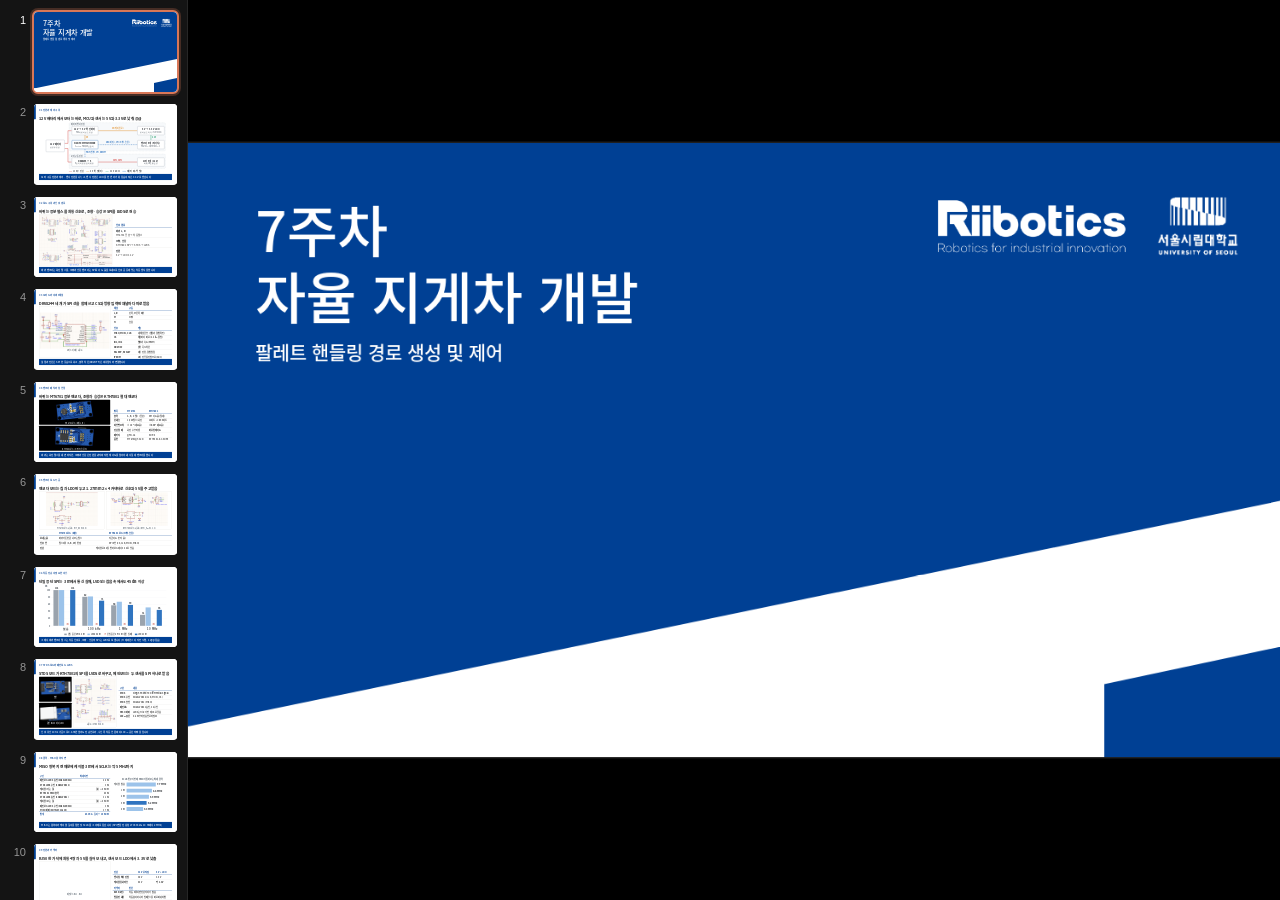
<file: week-07/index.html>
<!DOCTYPE html>
<html lang="ko"><head><meta charset="utf-8"><meta name="viewport" content="width=device-width, initial-scale=1"><title>7주차 자율 지게차 개발</title>
<link rel="icon" href="data:,">
<script src="vendor/react.production.min.js"></script><script src="vendor/react-dom.production.min.js"></script><script src="./support.js"></script></head>
<body><x-dc><helmet><meta name="viewport" content="width=device-width, initial-scale=1"><title>7주차 자율 지게차 개발</title>
<link rel="stylesheet" href="vendor/uos-slide-template/fonts/fonts.css"><link rel="stylesheet" href="vendor/uos-slide-template/_ds_bundle.css"><link rel="stylesheet" href="vendor/uos-slide-template/styles.css"><link rel="stylesheet" href="deck.css?v=a432c613c361"><script src="vendor/uos-slide-template/_ds_bundle.js"></script></helmet>
<x-import component-from-global-scope="deck-stage" from="./deck-stage.js" width="1280" height="720" hint-size="100%,100%">
<section class="title-section" data-label="개발 진행 보고" data-screen-label="01" data-duration="25" data-speaker-notes="권장 25초

안녕하십니까. 7주차 자율 지게차 개발 진행 상황을 발표할 김광민이라고 합니다. 이번 주에는 하드웨어만 다루겠습니다. 전원과 제어 구성을 먼저 보이고, 모터 드라이버와 엔코더를 MCU에 잇는 보드 네 종류의 회로와 PCB, 엔코더 신호를 케이블로 멀리 보내기 위해 차동 전송을 고른 근거와 클럭 속도 계산, 전원과 커넥터를 말씀드린 뒤, 결론과 향후 작업으로 마치겠습니다. (전환)

[Sources]
진행 보고
diagram · mainboard_1 · mt6701_1–3 · kth7801_1–3 · stds_1–3: 팀 EasyEDA 자료 (2026-10-14)
[/Sources]" style="background:#fff">
<x-import component-from-global-scope="UOSSlideDS.TitleSlide" hint-size="100%,100%" title="7주차
자율 지게차 개발" subtitle="팔레트 핸들링 경로 생성 및 제어"></x-import><img class="partner-mark" src="assets/riibotics-logo.png" alt="Riibotics">
</section>

<section data-label="전원과 제어 구성" data-screen-label="02" data-duration="55" data-speaker-notes="권장 55초

전체 전원과 제어 구성입니다. 차량의 주 전원은 12볼트 배터리입니다. 아래쪽 모터 구동 전원은 12볼트를 그대로 DRV8244 네 개에 넣고, 드라이버가 바퀴 두 개와 조향, 승강 모터를 구동합니다. 위쪽 제어와 센서 전원은 먼저 벅 컨버터로 12볼트를 5볼트로 낮춰 MCU 보드인 Nucleo STM32H533RE에 주고, 같은 5볼트를 케이블로 센서 보드까지 보내 각 보드의 LDO에서 3.3볼트로 한 번 더 낮춥니다. 엔코더 네 개는 모두 자석의 회전을 재는 자기식이고, 바퀴는 ABZ 펄스, 조향과 승강은 SPI로 MCU에 각도를 알려 줍니다. MCU는 PWM과 방향 신호, SPI 설정, 출력 차단 신호로 드라이버를 제어합니다. (전환)

[Sources]
그림: 팀 블록 다이어그램을 이 덱의 배치와 색으로 다시 그림
기계차 전력 계통 및 제어 블록 다이어그램 — 12 V 배터리, 12 V → 5 V 벅, 5 V → 3.3 V LDO, Nucleo STM32H533RE, 엔코더 MT6701 · KTH7801, DRV8244/DRV8245, 구동 · 조향 모터: 팀 EasyEDA 자료 (2026-10-14) diagram.png
「TKH7801」→ KTH7801; KTH7801은 광학식이 아니라 홀 소자 자기식 (KTH7801 데이터시트 「Hall magnetic encoders」); 피드백에서 PWM 제외 (두 보드 모두 PWM 핀 미사용); 드라이버는 회로도대로 DRV8244 × 4; 모터에 승강 추가 (채널 H): 다시 그리며 고친 곳
DRV8244SQRYJRQ1 × 4 (L · R · M · H), 커넥터 5V 공급: 팀 EasyEDA 자료 (2026-10-14) mainboard_1.png
「16-bit Programmable non-contact Hall magnetic encoders」: https://shop.mev-elektronik.com/wp-content/uploads/KTH7801_datasheet_EN.pdf
[/Sources]" style="background:#fff">
<x-import component-from-global-scope="UOSSlideDS.ContentSlide" hint-size="100%,100%" title="01  전원과 제어 구성"><div class="slide-body">
<h2 class="headline">12 V 배터리에서 모터는 바로, MCU와 센서는 5 V와 3.3 V로 낮춰 공급</h2>
<div class="chart7 sys7 grow">
<svg class="diagram" viewBox="0 0 1180 462" role="img" aria-label="전원 계통과 제어 구성. 12 V 배터리가 벅 컨버터와 DRV8244 네 개에 12 V를 주고, 벅 컨버터의 5 V가 MCU와 센서 보드의 LDO로, LDO의 3.3 V가 엔코더 네 개로 간다. 엔코더는 ABZ와 SPI로 MCU에, MCU는 PWM, 방향, SPI, DRVOFF로 드라이버에, 드라이버는 모터 네 개에 연결된다"><g font-family="var(--uos-font)"><defs><marker id="ahd64541" viewBox="0 0 10 10" refX="9" refY="5" markerWidth="5" markerHeight="5" orient="auto"><path d="M0,0 L10,5 L0,10 z" fill="#d64541"/></marker><marker id="ahe08a1e" viewBox="0 0 10 10" refX="9" refY="5" markerWidth="5" markerHeight="5" orient="auto"><path d="M0,0 L10,5 L0,10 z" fill="#e08a1e"/></marker><marker id="ah1e9e6a" viewBox="0 0 10 10" refX="9" refY="5" markerWidth="5" markerHeight="5" orient="auto"><path d="M0,0 L10,5 L0,10 z" fill="#1e9e6a"/></marker><marker id="ah2f74c0" viewBox="0 0 10 10" refX="9" refY="5" markerWidth="5" markerHeight="5" orient="auto"><path d="M0,0 L10,5 L0,10 z" fill="#2f74c0"/></marker></defs><rect x="236" y="10" width="938" height="276" rx="10" fill="#f7f9fb" stroke="#c3cad3" stroke-width="2" stroke-dasharray="8 6"/><text x="252" y="36" font-size="17" font-weight="700" fill="#5d6670">제어와 센서 전원</text><rect x="236" y="316" width="938" height="142" rx="10" fill="#f7f9fb" stroke="#c3cad3" stroke-width="2" stroke-dasharray="8 6"/><text x="252" y="342" font-size="17" font-weight="700" fill="#5d6670">모터 구동 전원</text><polyline points="190,212 224,212 224,88 260,88" fill="none" stroke="#d64541" stroke-width="4" marker-end="url(#ahd64541)"/><polyline points="190,262 224,262 224,394 260,394" fill="none" stroke="#d64541" stroke-width="4" marker-end="url(#ahd64541)"/><polyline points="518,88 900,88" fill="none" stroke="#e08a1e" stroke-width="4" marker-end="url(#ahe08a1e)"/><text x="709" y="76" text-anchor="middle" font-size="17" font-weight="700" fill="#e08a1e">5 V (케이블로)</text><polyline points="390,130 390,180" fill="none" stroke="#e08a1e" stroke-width="4" marker-end="url(#ahe08a1e)"/><text x="402" y="162" text-anchor="start" font-size="17" font-weight="700" fill="#e08a1e">5 V</text><polyline points="1033,130 1033,180" fill="none" stroke="#1e9e6a" stroke-width="4" marker-end="url(#ah1e9e6a)"/><text x="1045" y="162" text-anchor="start" font-size="17" font-weight="700" fill="#1e9e6a">3.3 V</text><polyline points="900,224 520,224" fill="none" stroke="#2f74c0" stroke-width="4" stroke-dasharray="10 7" marker-end="url(#ah2f74c0)"/><text x="709" y="212" text-anchor="middle" font-size="17" font-weight="700" fill="#2f74c0">ABZ (바퀴), SPI (조향 · 승강)</text><polyline points="390,266 390,350" fill="none" stroke="#2f74c0" stroke-width="4" stroke-dasharray="10 7" marker-end="url(#ah2f74c0)"/><text x="402" y="307" text-anchor="start" font-size="17" font-weight="700" fill="#2f74c0">PWM, 방향, SPI, DRVOFF</text><polyline points="518,394 900,394" fill="none" stroke="#d64541" stroke-width="4" marker-end="url(#ahd64541)"/><text x="709" y="382" text-anchor="middle" font-size="17" font-weight="700" fill="#d64541">OUT1, OUT2</text><rect x="10" y="178" width="180" height="116" rx="6" fill="#fff" stroke="#8c97a3" stroke-width="2"/><text x="100.0" y="232.0" text-anchor="middle" font-size="21" font-weight="700" fill="#1b1f24">12 V 배터리</text><text x="100.0" y="258.0" text-anchor="middle" font-size="16" fill="#5d6670">차량 주 전원</text><rect x="262" y="46" width="256" height="84" rx="6" fill="#fff" stroke="#8c97a3" stroke-width="2"/><text x="390.0" y="84.0" text-anchor="middle" font-size="21" font-weight="700" fill="#1b1f24">12 V → 5 V 벅 컨버터</text><text x="390.0" y="110.0" text-anchor="middle" font-size="16" fill="#5d6670">MCU와 센서 보드 전원</text><rect x="902" y="46" width="262" height="84" rx="6" fill="#fff" stroke="#8c97a3" stroke-width="2"/><text x="1033.0" y="84.0" text-anchor="middle" font-size="21" font-weight="700" fill="#1b1f24">5 V → 3.3 V LDO</text><text x="1033.0" y="110.0" text-anchor="middle" font-size="16" fill="#5d6670">센서 보드마다 (TLV70233)</text><rect x="262" y="182" width="256" height="84" rx="6" fill="#fff" stroke="#2f74c0" stroke-width="3"/><text x="390.0" y="220.0" text-anchor="middle" font-size="21" font-weight="700" fill="#1b1f24">Nucleo STM32H533RE</text><text x="390.0" y="246.0" text-anchor="middle" font-size="16" fill="#5d6670">Cortex-M33, 3.3 V 입출력</text><rect x="902" y="182" width="262" height="84" rx="6" fill="#fff" stroke="#8c97a3" stroke-width="2"/><text x="1033.0" y="220.0" text-anchor="middle" font-size="21" font-weight="700" fill="#1b1f24">엔코더 4개 (자기식)</text><text x="1033.0" y="246.0" text-anchor="middle" font-size="16" fill="#5d6670">MT6701 × 2, KTH7801 × 2</text><rect x="262" y="352" width="256" height="84" rx="6" fill="#fff" stroke="#8c97a3" stroke-width="2"/><text x="390.0" y="390.0" text-anchor="middle" font-size="21" font-weight="700" fill="#1b1f24">DRV8244 × 4</text><text x="390.0" y="416.0" text-anchor="middle" font-size="16" fill="#5d6670">H 브리지, 전류 감지 내장</text><rect x="902" y="352" width="262" height="84" rx="6" fill="#fff" stroke="#8c97a3" stroke-width="2"/><text x="1033.0" y="390.0" text-anchor="middle" font-size="21" font-weight="700" fill="#1b1f24">모터 4개 (12 V)</text><text x="1033.0" y="416.0" text-anchor="middle" font-size="16" fill="#5d6670">바퀴 L · R, 조향, 승강</text></g></svg>
<div class="lgd7"><span class="lg"><span class="sw ln" style="background:#d64541"></span>12 V 주 전원</span><span class="lg"><span class="sw ln" style="background:#e08a1e"></span>5 V (벅 컨버터)</span><span class="lg"><span class="sw ln" style="background:#1e9e6a"></span>3.3 V (LDO)</span><span class="lg"><span class="sw dash" style="border-color:#2f74c0"></span>제어와 피드백 신호</span></div>
</div>
<div class="takeaway">모터 구동 전원과 제어 · 센서 전원을 나누고, 센서 전원은 LDO를 한 번 더 거쳐 잡음이 적은 3.3 V로 받습니다</div>
</div></x-import>
</section>

<section data-label="보드 구성과 신호 경로" data-screen-label="03" data-duration="55" data-speaker-notes="권장 55초

보드 사이의 연결입니다. 왼쪽은 메인보드 회로도입니다. 바퀴 두 개에 단 MT6701 보드는 1.27밀리미터 2열 4핀 케이블로 메인보드에 바로 이어지고, 증분형 엔코더의 A, B, Z 펄스를 반전 신호와 함께 차동으로 보내고, 메인보드의 차동 수신기 AM26LV32가 받아 MCU 타이머의 엔코더 모드로 셉니다. 차동 수신기는 두 선의 전압 차이만 보므로, 모터 잡음처럼 두 선에 똑같이 실린 잡음은 빼기에서 사라집니다. 조향과 승강에 단 KTH7801 보드는 SPI로 각도 값을 내보내는데, SPI는 원래 한 보드 안에서 쓰는 단일 종단 신호라 먼 거리를 못 갑니다. 그래서 바로 옆에 STDS 보드를 두어 SPI 네 선을 LVDS 차동 신호로 바꾸고, RJ50 케이블로 메인보드에 보냅니다. 메인보드는 SN65LVDS31로 클럭과 데이터를 보내고 SN65LVDS32로 돌아오는 데이터를 받습니다. 전원은 모든 케이블에 5볼트로 실어 보내고 센서 쪽 보드에서 3.3볼트로 낮춥니다. (전환)

[Sources]
그림: 팀 메인보드 회로도 1쪽 (바깥 좌표 띠만 잘라 냄)
DRV8244SQRYJRQ1 × 4 (L · R · M · H 신호 이름), AM26LV32EIPWR U3 · U5, HX JN1.27-2x4P CN1 · CN2 (5 V · AGND · L/R_DA · DB · DZ와 반전), SN74LVC1G125DBVR U9 · U10, SN65LVDS31DR U6 · U7, SN65LVDS32DR U8, 5558067-1 RJ1 · RJ2: 팀 EasyEDA 자료 (2026-10-14) mainboard_1.png
센서 쪽 TLV70233DBVR (VCC → 3V3), CN1 HX JN1.27-2x4P, STDS RJ1 5558067-1: 팀 EasyEDA 자료 (2026-10-14) mt6701_3 · kth7801_3 · stds_1
차동 신호 기반 통신, 5 V로 보내 3.3 V LDO로 강하, RJ50 선택: 사용자 (2026-10-14)
[/Sources]" style="background:#fff">
<x-import component-from-global-scope="UOSSlideDS.ContentSlide" hint-size="100%,100%" title="02  보드 구성과 신호 경로"><div class="slide-body">
<h2 class="headline">바퀴는 증분 펄스를 차동 신호로, 조향 · 승강은 SPI를 LVDS로 전송</h2>
<div class="hw7 sch3 grow">
<figure class="shot sch"><img class="media" src="assets/83_main_sch.png" alt="메인보드 회로도 1쪽 MOTOR&amp;SENSOR 전체. 위와 왼쪽 아래에 DRV8244 네 개, 가운데 AM26LV32 두 개와 1.27 mm 커넥터 두 개, 오른쪽에 SN74LVC1G125 두 개, SN65LVDS31 두 개, SN65LVDS32 한 개, 아래 RJ 잭 두 개"></figure>
<table class="comparison h7 vt7"><tr><th>신호 경로</th></tr>
<tr><td><b>바퀴 L, R</b><br>MT6701 증분 → 차동 펄스</td></tr>
<tr><td><b>조향, 승강</b><br>KTH7801 SPI → STDS → LVDS</td></tr>
<tr><td><b>전원</b><br>5 V → LDO 3.3 V</td></tr></table>
</div>
<div class="takeaway">바퀴 엔코더는 회전 펄스를, 조향과 승강 엔코더는 SPI로 각도 값을 보내므로 신호 종류에 맞는 차동 방식을 씁니다</div>
</div></x-import>
</section>

<section data-label="모터 드라이버 4채널" data-screen-label="04" data-duration="50" data-speaker-notes="권장 50초

모터 드라이버입니다. 지난번 초안은 세 채널이었는데, 바퀴를 왼쪽과 오른쪽으로 나눠 L, R, 조향 M, 승강 H의 네 채널로 늘렸습니다. 드라이버는 5주차에 고른 TI의 DRV8244 SPI형이고, 왼쪽 회로가 그중 L 채널입니다. 네 채널은 회로가 같고, 설정과 결함 확인에 쓰는 SPI의 MISO, MOSI, 클럭은 네 개가 함께 쓰며 칩 선택 CS만 채널마다 따로 둡니다. 모터의 방향과 속도는 IN1, IN2에 PWM을 넣어 정하고, DRVOFF 핀은 출력을 바로 끊는 핀이라 비상정지와 연결합니다. nFAULT로 결함을 알리고, IPROPI 핀으로 모터 전류를 전압으로 바꿔 MCU의 ADC로 읽습니다. (전환)

[Sources]
그림: 팀 메인보드 회로도 1쪽에서 L 채널만 잘라 냄
DRV8244SQRYJRQ1 × 4: 공유 MISO · MOSI · CLK, 채널별 x_CS(2.2 kΩ 풀업) · x_IN1 · x_IN2 · x_DRVOFF · x_SLEEP · x_FAULT(2.2 kΩ 풀업) · x_IPROPI(10 nF), VM 10 µF + 100 nF: 팀 EasyEDA 자료 (2026-10-14) mainboard_1.png
채널 L · R 바퀴, M 조향, H 승강: 사용자 (2026-10-14)
DRV8244-Q1 SLVSG24C — SPI 설정 · 진단, DRVOFF, IPROPI 전류 출력: https://www.ti.com/lit/ds/symlink/drv8244-q1.pdf
DRVOFF를 무선 비상정지와 연동할 예정: week-07-1 16쪽
[/Sources]" style="background:#fff">
<x-import component-from-global-scope="UOSSlideDS.ContentSlide" hint-size="100%,100%" title="03  모터 드라이버 4채널"><div class="slide-body">
<h2 class="headline">DRV8244 네 개가 SPI 선을 함께 쓰고 CS와 방향 입력만 채널마다 따로 받음</h2>
<div class="hw7 grow">
<figure class="shot sch"><img class="media" src="assets/83_main_drv.png" alt="DRV8244SQRYJRQ1 L 채널 회로. nFAULT, IPROPI, nSLEEP, VM, OUT1, OUT2, SDO, SDI, SCLK, nSCS, PH/IN2, EN/IN1, DRVOFF 핀과 주변 저항, 커패시터"><figcaption>모터 드라이버 회로도</figcaption></figure>
<div class="stack">
<table class="comparison h7"><tr><th>채널</th><th>구동</th></tr><tr><td>L, R</td><td>왼쪽, 오른쪽 바퀴</td></tr><tr><td>M</td><td>조향</td></tr><tr><td>H</td><td>승강</td></tr></table>
<table class="comparison h7"><tr><th>신호</th><th>역할</th></tr><tr><td>MISO, MOSI, CLK</td><td>네 채널 공유 (설정과 결함 확인)</td></tr><tr><td>CS</td><td>채널마다 따로 (2.2 kΩ 풀업)</td></tr><tr><td>IN1, IN2</td><td>방향과 속도 (PWM)</td></tr><tr><td>DRVOFF</td><td>출력 즉시 차단</td></tr><tr><td>nSLEEP, nFAULT</td><td>대기 전환, 결함 알림</td></tr><tr><td>IPROPI</td><td>모터 전류를 전압으로 (ADC)</td></tr></table>
</div>
</div>
<div class="takeaway">설정과 진단은 SPI 한 묶음으로 하고, 출력 차단(DRVOFF)은 비상정지와 연결합니다</div>
</div></x-import>
</section>

<section data-label="엔코더 배치와 칩 선정" data-screen-label="05" data-duration="55" data-speaker-notes="권장 55초

엔코더 배치입니다. 5주차에는 MT6701 한 칩으로 증분과 절대를 모두 하려 했는데, 절대 엔코더는 KTH7801로 바꿨습니다. 바퀴 두 개에는 MT6701을 달아 한 바퀴에 1,024개 나오는 A, B 펄스를 MCU 타이머로 세어 속도와 이동 거리를 잽니다. 조향과 승강에는 KTH7801을 다는데, 전원을 켜자마자 현재 각도를 SPI로 읽을 수 있어 원점을 찾는 동작이 필요 없습니다. 데이터시트의 비선형 오차 대표값은 MT6701이 ±1도, KTH7801이 ±0.35도로, 조향각처럼 각도 값 자체를 쓰는 곳에 KTH7801이 더 맞습니다. 쓰는 KTH7801 품번은 CRC가 붙는 판이라, SPI로 읽을 때 12비트 각도와 4비트 검사값이 함께 옵니다. (전환)

[Sources]
그림: 팀 3D 렌더
「absolute는 KTH7801 이거쓸거임」, MT6701 · KTH7801 보드 구별: 사용자 (2026-10-14)
MT6701 Rev.1.5 — INL ±1.0° 대표 · ±1.5° 최대, 14비트, ABZ 1–1024 PPR: https://uploadcdn.oneyac.com/attachments/files/brand_pdf/magntek/F3/CA/MT6701QT-STD.pdf
MT6701 1.9판(2024-05) 주문 정보 — MT6701QT-ACD: AB 1,024펄스/회전, Z 1 LSB, UVW = -A-B-Z: https://atta.szlcsc.com/upload/public/pdf/source/20260616/FEB700C1922508565884FF0A90656B50.pdf
KTH7801 Series (2024-09-27) — 절대각 16비트(N 판), C 판(KTH7801-X-C-SOP8, 사용 품번)은 SPI 한 프레임이 각도 12비트 + CRC 4비트 (사용자 확인 2026-10-14), 비선형 오차 ±0.35°(대표), SOP-8 = SPI · PWM, KTH7801-X-C-SOP8 = CRC 판, 5.6절 SPI CRC 프레임 12비트 각도 + CRC-4: https://shop.mev-elektronik.com/wp-content/uploads/KTH7801_datasheet_EN.pdf
5주차 엔코더 선정: MT6701로 증분 · 절대 모두: week-05/build_deck.py 6쪽
[/Sources]" style="background:#fff">
<x-import component-from-global-scope="UOSSlideDS.ContentSlide" hint-size="100%,100%" title="04  엔코더 배치와 칩 선정"><div class="slide-body">
<h2 class="headline">바퀴는 MT6701 증분 엔코더, 조향과 승강은 KTH7801 절대 엔코더</h2>
<div class="hw7 grow">
<div class="stack">
<figure class="shot r3d"><img class="media" src="assets/80_mt_top.jpg" alt="MT6701 보드 3D 앞면. QFN-16 칩 U1, C1, C3, 2열 4핀 단자"><figcaption>MT6701 보드 (바퀴 L, R)</figcaption></figure>
<figure class="shot r3d"><img class="media" src="assets/81_kth_top.jpg" alt="KTH7801 보드 3D 앞면. SOP-8 칩 U2, R4, C1, C2와 2열 4핀 단자"><figcaption>KTH7801 보드 (조향 M, 승강 H)</figcaption></figure>
</div>
<table class="comparison h7 nwall"><tr><th>항목</th><th>MT6701</th><th>KTH7801</th></tr><tr><td>출력</td><td>A, B, Z 펄스 (증분)</td><td>SPI 각도 값 (절대)</td></tr><tr><td>분해능</td><td>1,024펄스/회전</td><td>12비트 + CRC 4비트</td></tr><tr><td>비선형 오차</td><td>±1.0° (대표값)</td><td><b>±0.35°</b> (대표값)</td></tr><tr><td>전원 켤 때</td><td>회전 수부터 셈</td><td><b>바로 현재 각도</b></td></tr><tr><td>패키지</td><td>QFN-16</td><td>SOP-8</td></tr><tr><td>품번</td><td>MT6701QT-ACD</td><td>KTH7801-X-C-SOP8</td></tr></table>
</div>
<div class="takeaway">바퀴는 회전 펄스를 세면 되지만, 조향과 승강은 전원을 켜자마자 현재 각도를 알아야 해서 절대 엔코더를 씁니다</div>
</div></x-import>
</section>

<section data-label="엔코더 보드 두 종" data-screen-label="06" data-duration="60" data-speaker-notes="권장 60초

엔코더 보드 두 종류의 회로도입니다. 왼쪽은 바퀴에 다는 MT6701 보드입니다. 칩은 QFN 패키지의 MT6701QT-ACD인데, 이 품번은 공장에서 U, V, W 핀이 A, B, Z의 반전 신호를 내도록 설정되어 나오므로, 따로 프로그래밍하지 않아도 세 쌍의 차동 신호가 나오고 보드에 차동 드라이버 칩을 둘 필요가 없습니다. 오른쪽은 조향과 승강에 다는 KTH7801 보드로, SOP-8 칩 하나와 레귤레이터만 있고 SPI 네 선과 전원, 접지만 커넥터로 나갑니다. KTH7801의 SPI는 클럭이 쉴 때 High인 모드 3이고, 한 번에 16비트를 주고받는데 이 품번은 그중 12비트가 각도, 4비트가 CRC입니다. 칩 선택 선은 2.2킬로옴으로 풀업해 MCU가 켜지기 전에는 선택되지 않게 했습니다. 두 보드 모두 뒷면에 커넥터와 레귤레이터가 있어, 케이블로 받은 5볼트를 3.3볼트로 낮춰 칩에 줍니다. (전환)

[Sources]
그림: 팀 회로도 두 장 (그린 부분만 남김)
MT_DS V1.0.0: U1 MT6701QT-ACD(VQFN16) — 6 A · 7 B · 8 Z, 11 U → A\, 12 V → B\, 9 W → Z\, 14 MODE → GND, 13 VDD 3V3, C3 1 µF · C1 100 nF; U2 TLV70233DBVR VCC → 3V3, C2 · C4 1 µF; CN1 HX JN1.27-2x4P 1 VCC · 2 GND · 3 A · 4 A\ · 5 B · 6 B\ · 7 Z · 8 Z\: 팀 EasyEDA 자료 (2026-10-14) mt6701_1–3
KTH_Enc V1.1.2: U2 KTH7801-X-C-SOP8 — 1 TEST NC, 2 MOSI, 3 CS(R4 2.2 kΩ → 3V3), 4 MISO, 5 GND, 6 PWM NC, 7 SCLK, 8 VDD(C1 100 nF · C2 1 µF); U1 TLV70233DBVR; CN1 1 VCC · 2 CS · 4 CLK · 6 MOSI · 7 GND · 8 MISO, 3 · 5 NC: 팀 EasyEDA 자료 (2026-10-14) kth7801_1–3
QFN-16 핀 표: ABZ Differential 열 — 9 -Z, 11 -A, 12 -B (UVW_MUX = 1): https://uploadcdn.oneyac.com/attachments/files/brand_pdf/magntek/F3/CA/MT6701QT-STD.pdf
주문 정보: MT6701QT-ACD UVW = -A-B-Z 출고 설정: https://atta.szlcsc.com/upload/public/pdf/source/20260616/FEB700C1922508565884FF0A90656B50.pdf
Table 2 SOP-8 핀 (TEST 띄움), SPI CPOL = 1 · CPHA = 1 · 16비트 프레임, 5.6절 CRC 프레임 12비트 각도 + CRC-4: https://shop.mev-elektronik.com/wp-content/uploads/KTH7801_datasheet_EN.pdf
[/Sources]" style="background:#fff">
<x-import component-from-global-scope="UOSSlideDS.ContentSlide" hint-size="100%,100%" title="05  엔코더 보드 두 종"><div class="slide-body">
<h2 class="headline">엔코더 보드는 칩과 LDO만 두고 1.27 mm 2×4 커넥터로 신호와 5 V를 주고받음</h2>
<div class="enc7 grow">
<figure class="shot sch"><img class="media" src="assets/80_mt_sch.png" alt="MT6701 보드 회로도. MT6701QT-ACD U1의 A, B, Z 핀과 U, V, W 핀을 반전 A, B, Z로, TLV70233 U2가 VCC를 3V3으로, CN1 HX JN1.27-2x4P"><figcaption>MT6701 보드 회로도 (MT_DS V1.0.0)</figcaption></figure>
<figure class="shot sch"><img class="media" src="assets/81_kth_sch.png" alt="KTH7801 보드 회로도. KTH7801-X-C-SOP8 U2의 MOSI, CS, MISO, SCLK, CS에 2.2 kΩ 풀업 R4, TLV70233 U1, CN1 HX JN1.27-2x4P"><figcaption>KTH7801 보드 회로도 (KTH_Enc V1.1.2)</figcaption></figure>
</div>
<table class="comparison h7 nwall enc7t"><tr><th></th><th>MT6701 보드 (바퀴)</th><th>KTH7801 보드 (조향 · 승강)</th></tr>
<tr><td>보내는 값</td><td>바퀴가 돈 만큼 나오는 펄스</td><td>지금 각도 (숫자 값)</td></tr>
<tr><td>신호 선</td><td>펄스 3쌍 (A, B, Z와 반전)</td><td>SPI 4선 (CS, CLK, MOSI, MISO)</td></tr>
<tr><td>전원</td><td colspan="2">케이블로 5 V를 받아 보드에서 3.3 V로 낮춤</td></tr></table>
</div></x-import>
</section>

<section data-label="차동 전송이 필요한 이유" data-screen-label="07" data-duration="55" data-speaker-notes="권장 55초

차동 전송을 고른 근거입니다. TI가 SPI를 LVDS로 보내는 레퍼런스 디자인에서, 케이블에 1볼트 피크 투 피크 잡음을 주파수를 바꿔 가며 넣고 SPI로 받은 ADC 값의 신호 대 잡음비를 잰 결과입니다. 회색은 보통 SPI, 파란색은 LVDS입니다. 0.5미터에서는 잡음이 없을 때 둘 다 101데시벨이지만, 잡음 주파수가 10메가헤르츠까지 올라가면 보통 SPI는 31데시벨, LVDS는 52데시벨로 차이가 커집니다. 더 중요한 것은 3미터입니다. 빨간 X처럼 보통 SPI는 잡음이 없어도 3미터에서는 통신 자체가 되지 않았고, LVDS는 잡음이 있어도 45데시벨 이상을 유지했습니다. 차체에서 메인보드와 조향, 승강 축 사이에 케이블이 지나가고 모터 잡음도 있으므로, 바퀴 엔코더 펄스는 차동 신호로, 조향과 승강의 SPI는 LVDS로 보내기로 정했습니다. (전환)

[Sources]
그림: TI 표 4의 수치를 막대로 다시 그림 (잡음 없음 · 100 kHz · 1 MHz · 10 MHz 네 줄만)
TI TIDA-060017 (TIDUED8, 2018-07) 3.2.1.1 Noise Immunity Test · Table 4 — 1 Vpp 잡음, ADS8910B를 SPI 슬레이브로 2 kHz 사인 입력의 SNR, CAT5 케이블, SN65LVDS31/33 EVM; 단일 종단 3 m는 모든 행 Fail「Single-ended SPI application cannot support 3m cable length」: https://www.ti.com/lit/ug/tidued8/tidued8.pdf
spi.png(같은 표) 참고, 「노이즈가 없다고 가정해도 3M만 가도 신호 전송이 거의 안되는 것을 확인」: 사용자 (2026-10-14)
[/Sources]" style="background:#fff">
<x-import component-from-global-scope="UOSSlideDS.ContentSlide" hint-size="100%,100%" title="06  차동 전송이 필요한 이유"><div class="slide-body">
<h2 class="headline">단일 종단 SPI는 3 m에서 통신 실패, LVDS는 잡음 속에서도 45 dB 이상</h2>
<div class="chart7 grow">
<svg class="diagram" viewBox="0 0 1000 380" role="img" aria-label="잡음 주파수별 SPI 신호 대 잡음비. 단일 종단 0.5 m는 101에서 31 dB로, LVDS 0.5 m는 101에서 52 dB로 내려가고, 3 m에서 단일 종단은 모두 실패, LVDS는 101에서 45 dB"><g font-family="var(--uos-font)"><line x1="64" x2="990" y1="330.0" y2="330.0" stroke="#e3e7ec"/><text x="54" y="336.0" text-anchor="end" font-size="17" fill="#44505c">0</text><line x1="64" x2="990" y1="273.3" y2="273.3" stroke="#e3e7ec"/><text x="54" y="279.3" text-anchor="end" font-size="17" fill="#44505c">20</text><line x1="64" x2="990" y1="216.5" y2="216.5" stroke="#e3e7ec"/><text x="54" y="222.5" text-anchor="end" font-size="17" fill="#44505c">40</text><line x1="64" x2="990" y1="159.8" y2="159.8" stroke="#e3e7ec"/><text x="54" y="165.8" text-anchor="end" font-size="17" fill="#44505c">60</text><line x1="64" x2="990" y1="103.1" y2="103.1" stroke="#e3e7ec"/><text x="54" y="109.1" text-anchor="end" font-size="17" fill="#44505c">80</text><line x1="64" x2="990" y1="46.4" y2="46.4" stroke="#e3e7ec"/><text x="54" y="52.4" text-anchor="end" font-size="17" fill="#44505c">100</text><rect x="82.5" y="43.5" width="41.3" height="286.5" fill="#9aa3ad"/><text x="103.2" y="37.5" text-anchor="middle" font-size="20" fill="#1b1f24">101</text><rect x="127.2" y="43.5" width="41.3" height="286.5" fill="#9cc3ea"/><text x="192.5" y="322" text-anchor="middle" font-size="26" font-weight="700" fill="#c0392b">×</text><rect x="216.5" y="43.5" width="41.3" height="286.5" fill="#2f74c0"/><text x="237.1" y="37.5" text-anchor="middle" font-size="20" fill="#1b1f24">101</text><text x="179.8" y="362" text-anchor="middle" font-size="22" fill="#1b1f24">없음</text><rect x="314.0" y="97.4" width="41.3" height="232.6" fill="#9aa3ad"/><text x="334.7" y="91.4" text-anchor="middle" font-size="20" fill="#1b1f24">82</text><rect x="358.7" y="94.6" width="41.3" height="235.4" fill="#9cc3ea"/><text x="424.0" y="322" text-anchor="middle" font-size="26" font-weight="700" fill="#c0392b">×</text><rect x="448.0" y="128.6" width="41.3" height="201.4" fill="#2f74c0"/><text x="468.6" y="122.6" text-anchor="middle" font-size="20" fill="#1b1f24">71</text><text x="411.2" y="362" text-anchor="middle" font-size="22" fill="#1b1f24">100 kHz</text><rect x="545.5" y="165.5" width="41.3" height="164.5" fill="#9aa3ad"/><text x="566.2" y="159.5" text-anchor="middle" font-size="20" fill="#1b1f24">58</text><rect x="590.2" y="137.1" width="41.3" height="192.9" fill="#9cc3ea"/><text x="655.5" y="322" text-anchor="middle" font-size="26" font-weight="700" fill="#c0392b">×</text><rect x="679.5" y="162.7" width="41.3" height="167.3" fill="#2f74c0"/><text x="700.1" y="156.7" text-anchor="middle" font-size="20" fill="#1b1f24">59</text><text x="642.8" y="362" text-anchor="middle" font-size="22" fill="#1b1f24">1 MHz</text><rect x="777.0" y="242.1" width="41.3" height="87.9" fill="#9aa3ad"/><text x="797.7" y="236.1" text-anchor="middle" font-size="20" fill="#1b1f24">31</text><rect x="821.7" y="182.5" width="41.3" height="147.5" fill="#9cc3ea"/><text x="887.0" y="322" text-anchor="middle" font-size="26" font-weight="700" fill="#c0392b">×</text><rect x="911.0" y="202.4" width="41.3" height="127.6" fill="#2f74c0"/><text x="931.6" y="196.4" text-anchor="middle" font-size="20" fill="#1b1f24">45</text><text x="874.2" y="362" text-anchor="middle" font-size="22" fill="#1b1f24">10 MHz</text><text x="14" y="20" font-size="16" fill="#44505c">dB</text></g></svg>
<div class="lgd7"><span class="lg"><span class="sw" style="background:#9aa3ad"></span>단일 종단 SPI 0.5 m</span><span class="lg"><span class="sw" style="background:#9cc3ea"></span>LVDS 0.5 m</span><span class="lg"><span class="sw x" style="color:#c0392b">×</span>단일 종단 SPI 3 m (통신 실패)</span><span class="lg"><span class="sw" style="background:#2f74c0"></span>LVDS 3 m</span></div>
</div>
<div class="takeaway">그래서 바퀴 엔코더 펄스는 차동 신호로, 조향 · 승강의 SPI는 LVDS로 보냅니다 (TI 레퍼런스 디자인 시험, 1 Vpp 잡음)</div>
</div></x-import>
</section>

<section data-label="STDS 보드와 메인보드 LVDS" data-screen-label="08" data-duration="60" data-speaker-notes="권장 60초

KTH7801 바로 옆에 두는 STDS 보드입니다. STDS는 단일 종단 신호를 차동 신호로 바꾼다는 뜻의 Single-ended To Differential Signal을 줄인 이름입니다. 메인보드에서 LVDS로 오는 클럭, MOSI, 칩 선택 세 쌍을 SN65LVDS32 수신기가 받아 보통 SPI 신호로 바꿔 KTH7801에 넘기고, KTH7801이 내는 MISO는 SN65LVDS1 송신기가 다시 LVDS로 바꿔 돌려보냅니다. 메인보드 쪽은 SN65LVDS31이 센서마다 클럭, MOSI, 칩 선택을 보내고, 돌아오는 MISO 두 쌍은 SN65LVDS32가 받습니다. 보통 SPI에서는 선택되지 않은 슬레이브가 MISO를 Hi-Z로 놓아 여러 센서가 한 선을 함께 씁니다. 그런데 LVDS를 거치면 송신기와 수신기가 MISO 선을 계속 구동해서 이 Hi-Z가 메인보드까지 전달되지 않습니다. 그래서 3상태 버퍼 SN74LVC1G125의 출력 허용 핀에 칩 선택을 연결해, 선택된 센서의 MISO만 통과시키고 나머지는 Hi-Z로 만듭니다. 수신 쪽 차동 선 사이에는 100옴 종단 저항을 답니다. 선 길이가 신호 파장의 10분의 1을 넘으면 전송선로로 보고 끝에서 반사되지 않게 임피던스를 맞춰야 하는데, 꼬임쌍 케이블에서 신호는 나노초에 약 20센티미터를 가므로 클럭 10메가헤르츠 기준으로는 2미터가 경계입니다. 하지만 KTH7801 출력의 상승 시간 10나노초를 흔히 쓰는 0.35 나누기 상승 시간으로 환산하면 약 35메가헤르츠라, 약 0.6미터부터 전송선로입니다. (전환)

[Sources]
그림: 팀 3D 렌더 두 장 (검은 여백만 잘라 냄)과 회로도
STDS = Single-ended To Differential Signal (사용자 2026-10-14); STDS V1.0.0: U8 SN65LVDS32DR (1A/1B CLK, 2A/2B MOSI, 4A/4B CS → CLK · MOSI · CS), R1–R3 100 Ω (D–D\ 사이), U2 SN65LVDS1DBVR (MISO → MISO_D · MISO_D\), U1 TLV70233DBVR, CN1 HX JN1.27-2x4P, RJ1 5558067-1: 팀 EasyEDA 자료 (2026-10-14) stds_1–3
U6 · U7 SN65LVDS31DR: KTH_CLK · KTH_MOSI · KTH_CS1/2 → 차동; U8 SN65LVDS32DR: KTH_MISO1/2_D → KTH_MISO1/2; U9 · U10 SN74LVC1G125DBVR: OE ← KTH_CS1 · KTH_CS2 (2.2 kΩ 풀업), Y → KTH_MISO: 팀 EasyEDA 자료 (2026-10-14) mainboard_1.png
SN65LVDS32 — 4채널 LVDS 수신, 내부 종단 없음(외부 100 Ω): https://www.ti.com/lit/ds/symlink/sn65lvds32.pdf
SN65LVDS1 — 1채널 LVDS 송신, 100 Ω 선로용: https://www.ti.com/lit/ds/symlink/sn65lvds1.pdf
MISO 는 원래 nCS 가 High 면 Hi-Z 인데 LVDS 를 거치면 그게 안 되어 3상태 버퍼로 Hi-Z 를 만들어야 함; 회로도 확인: STDS U2 SN65LVDS1 은 출력 허용 핀이 없고, 메인보드 U8 SN65LVDS32 는 G = 3V3 · G# = AGND 로 늘 켜짐(네 채널 공용 허용 핀): 사용자 설명 (2026-10-14)
SN74LVC1G125 — OE Low일 때 출력, High면 고임피던스: https://www.ti.com/lit/ds/symlink/sn74lvc1g125.pdf
전기적 길이 = 주파수 × 선 길이 / 전파 속도, 0.1(λ/10) 초과 시 전송선로; 꼬임쌍 약 20 cm/ns; 10 MHz · 2 m → 0.1: 사용자 메모 (2026-10-14)
KTH7801 TR 10 ns(Table 9) → 0.35 / tr ≈ 35 MHz → λ/10 ≈ 0.57 m (경험식): 계산
[/Sources]" style="background:#fff">
<x-import component-from-global-scope="UOSSlideDS.ContentSlide" hint-size="100%,100%" title="07  STDS 보드와 메인보드 LVDS"><div class="slide-body">
<h2 class="headline">STDS 보드가 KTH7801의 SPI를 LVDS로 바꾸고, 메인보드는 두 센서를 SPI 하나로 받음</h2>
<div class="board7 tall grow">
<div class="stack">
<figure class="shot r3d"><img class="media" src="assets/82_stds_top.jpg" alt="STDS 보드 3D 앞면. 16핀 칩 U8, 저항 R1–R3, 5핀 칩 U2, C1, 왼쪽 박스 헤더, 오른쪽 RJ 잭"><figcaption>앞면</figcaption></figure>
<figure class="shot r3d"><img class="media" src="assets/82_stds_bottom.jpg" alt="STDS 보드 3D 뒷면. RJ 잭 RJ1, SOT-23-5 레귤레이터, C3, C4, C5, 실크 STDS V1.0.0"><figcaption>뒷면 (RJ50 잭과 LDO)</figcaption></figure>
</div>
<figure class="shot sch"><img class="media" src="assets/82_stds_sch.png" alt="STDS 보드 회로도. SN65LVDS32DR U8이 CLK, MOSI, CS 차동 입력을 받고, 100 Ω 저항 R1–R3, SN65LVDS1DBVR U2가 MISO를 차동으로, TLV70233 U1, CN1 HX JN1.27-2x4P, RJ1 5558067-1"><figcaption>회로도 (STDS V1.0.0)</figcaption></figure>
<table class="comparison h7 nwall"><tr><th>구분</th><th>내용</th></tr><tr><td>STDS</td><td>Single-ended To Differential Signal</td></tr><tr><td>STDS 수신</td><td>SN65LVDS32 (CLK, MOSI, CS)</td></tr><tr><td>STDS 송신</td><td>SN65LVDS1 (MISO)</td></tr><tr><td>메인보드</td><td>SN65LVDS31 송신, 32 수신</td></tr><tr><td>MISO 버퍼</td><td>LVDS는 Hi-Z가 안 돼 CS로 끊음</td></tr><tr><td>100 Ω 종단</td><td>0.6 m부터 전송선로라 필요</td></tr></table>
</div>
<div class="takeaway">신호 상승 10 ns 기준으로 0.6 m만 넘어도 전송선로라, 수신 쪽 차동 선 끝마다 100 Ω 종단 저항을 답니다</div>
</div></x-import>
</section>

<section data-label="MISO 왕복 지연과 최대 SCLK" data-screen-label="09" data-duration="60" data-speaker-notes="권장 60초

그러면 클럭은 얼마까지 올릴 수 있을까요. MOSI와 칩 선택은 클럭과 같은 방향으로 함께 가므로, 네 쌍의 선 길이를 맞춰 도착 시간 차이만 줄이면 됩니다. 문제는 MISO입니다. MCU가 클럭을 보내면 그 클럭이 케이블을 지나 센서에 닿고, 센서가 데이터를 내면 그 데이터가 다시 케이블을 지나 돌아와야 합니다. KTH7801은 모드 3이라 MCU는 클럭 반 주기 뒤에 MISO를 읽으므로, 이 왕복이 반 주기 안에 끝나야 합니다. 왼쪽 표는 이 경로의 칩마다 데이터시트 최대 지연을 더한 것으로, 칩만 65.3나노초이고 그중 50나노초가 KTH7801의 출력 지연입니다. 케이블은 1미터당 왕복 10나노초씩 늘어납니다. 이렇게 계산하면 케이블이 없어도 약 7.7메가헤르츠, 1미터에서 약 6.6, 3미터에서 약 5.2메가헤르츠가 한계입니다. SPI를 멀리 보내는 전용 칩인 아날로그 디바이스의 LTC4332도 10미터에서 클럭을 2메가헤르츠로 잡고 있습니다. 모두 최악값 기준이고 MCU의 입력 준비 시간은 빠져 있으므로, 실제 케이블 길이를 정한 뒤 이보다 낮게 잡고 실측으로 확인하겠습니다. (전환)

[Sources]
그림: 계산값을 막대로 그림
Table 9 TDV ≤ 50 ns (MISO 유효, 20 pF), SPI CPOL = 1 · CPHA = 1: https://shop.mev-elektronik.com/wp-content/uploads/KTH7801_datasheet_EN.pdf
SN65LVDS31 8.8 Switching (SN65LVDSxxxx) tPHL 최대 2.5 ns: https://www.ti.com/lit/ds/symlink/sn65lvds31.pdf
SN65LVDS32 8.8 tPLH · tPHL 최대 3 ns: https://www.ti.com/lit/ds/symlink/sn65lvds32.pdf
SN65LVDS1 6.7 Driver Switching tPLH · tPHL 최대 3.1 ns: https://www.ti.com/lit/ds/symlink/sn65lvds1.pdf
SN74LVC1G125 5.6 tpd 최대 3.7 ns (3.3 V ± 0.3 V, 15 pF): https://www.ti.com/lit/ds/symlink/sn74lvc1g125.pdf
칩 합 65.3 ns, 케이블 20 cm/ns → 왕복 10 ns/m, f_max = 1 / (2 × (칩 합 + 왕복)) → 0 m 7.66 MHz, 1 m 6.64 MHz, 2 m 5.86 MHz, 3 m 5.25 MHz, 5 m 4.34 MHz (MCU 입력 준비 시간 제외, 최악값): 계산
Analog Devices LTC4332 SPI 연장 칩 — 「2MHz SCK Over 10m, Operation Up to 1200m」 (사용자가 보낸 기능 목록과 같음): https://www.analog.com/en/products/ltc4332.html
MOSI · MISO · SCLK · nCS 길이를 맞춰 skew 최소화, MISO는 역방향이라 왕복 지연이 최대 속도를 제한: 사용자 메모 (2026-10-14)
[/Sources]" style="background:#fff">
<x-import component-from-global-scope="UOSSlideDS.ContentSlide" hint-size="100%,100%" title="08  클럭 · MISO 왕복 지연"><div class="slide-body">
<h2 class="headline">MISO 왕복 지연 때문에 케이블 3 m에서 SCLK는 약 5 MHz까지</h2>
<div class="hw7 grow">
<table class="comparison h7 dly7"><tr><th>구간</th><th>최대 지연</th></tr>
<tr><td>메인보드 LVDS 송신 (SN65LVDS31)</td><td>2.5 ns</td></tr><tr><td>STDS LVDS 수신 (SN65LVDS32)</td><td>3 ns</td></tr><tr><td>케이블 (가는 길)</td><td>길이 × 5 ns/m</td></tr><tr><td>KTH7801 MISO 출력</td><td>50 ns</td></tr><tr><td>STDS LVDS 송신 (SN65LVDS1)</td><td>3.1 ns</td></tr><tr><td>케이블 (오는 길)</td><td>길이 × 5 ns/m</td></tr><tr><td>메인보드 LVDS 수신 (SN65LVDS32)</td><td>3 ns</td></tr><tr><td>MISO 버퍼 (SN74LVC1G125)</td><td>3.7 ns</td></tr>
<tr class="sum"><td>합계</td><td>65.3 ns + 길이 × 10 ns/m</td></tr></table>
<div class="chart7">
<p class="cap7">SCLK 반 주기 안에 MISO가 돌아오는 최대 클럭</p>
<svg class="diagram" viewBox="0 0 640 340" role="img" aria-label="케이블 길이별 최대 SCLK. 0 m 7.7 MHz, 1 m 6.6 MHz, 2 m 5.9 MHz, 3 m 5.2 MHz, 5 m 4.3 MHz"><g font-family="var(--uos-font)"><text x="138" y="42" text-anchor="end" font-size="22" fill="#1b1f24">케이블 없음</text><rect x="150" y="13" width="315.8" height="42" rx="3" fill="#9cc3ea"/><text x="477.8" y="44" font-size="26" font-weight="700" fill="#1b1f24">7.7 MHz</text><text x="138" y="108" text-anchor="end" font-size="22" fill="#1b1f24">1 m</text><rect x="150" y="79" width="273.9" height="42" rx="3" fill="#9cc3ea"/><text x="435.9" y="110" font-size="26" font-weight="700" fill="#1b1f24">6.6 MHz</text><text x="138" y="174" text-anchor="end" font-size="22" fill="#1b1f24">2 m</text><rect x="150" y="145" width="241.8" height="42" rx="3" fill="#9cc3ea"/><text x="403.8" y="176" font-size="26" font-weight="700" fill="#1b1f24">5.9 MHz</text><text x="138" y="240" text-anchor="end" font-size="22" fill="#1b1f24">3 m</text><rect x="150" y="211" width="216.4" height="42" rx="3" fill="#2f74c0"/><text x="378.4" y="242" font-size="26" font-weight="700" fill="#1b1f24">5.2 MHz</text><text x="138" y="306" text-anchor="end" font-size="22" fill="#1b1f24">5 m</text><rect x="150" y="277" width="178.9" height="42" rx="3" fill="#9cc3ea"/><text x="340.9" y="308" font-size="26" font-weight="700" fill="#1b1f24">4.3 MHz</text></g></svg>
</div>
</div>
<div class="takeaway">MISO는 왕복이라 케이블 길이를 정한 뒤 SCLK를 그 아래로 잡습니다 (SPI 연장 전용 칩 LTC4332도 10 m에서 2 MHz)</div>
</div></x-import>
</section>

<section data-label="전원과 커넥터" data-screen-label="10" data-duration="55" data-speaker-notes="권장 55초

전원과 커넥터입니다. 센서 칩은 MT6701과 KTH7801 모두 최저 3.0볼트에서 동작합니다. 3.3볼트를 메인보드에서 그대로 보내면 케이블과 커넥터에서 0.3볼트만 떨어져도 최저 전압에 닿습니다. 그래서 전원은 5볼트로 보내고 각 센서 보드의 LDO 레귤레이터 TLV70233에서 3.3볼트로 낮춥니다. 이 레귤레이터는 최대 부하 300밀리암페어에서도 입력이 출력보다 0.375볼트만 높으면 되므로, 1.3볼트 가까이 떨어져도 센서에는 3.3볼트가 일정하게 갑니다. KTH7801 쪽 케이블에는 차동 네 쌍과 5볼트, 접지까지 열 가닥이 필요한데, 랜선의 RJ45는 8핀이라 전원 자리가 없고, 일반 핀 헤더는 차동 신호용이 아니어서 커넥터 구간의 임피던스를 따로 따져야 합니다. 그래서 RJ45를 10핀으로 늘린 같은 계열의 RJ50을 골랐고, 왼쪽 아래 표처럼 1번부터 8번까지 네 쌍, 9번에 5볼트, 10번에 접지를 두었습니다. (전환)

[Sources]
그림: 팀 메인보드 회로도 1쪽에서 잘라 냄
「3.3V 역시 길게 가면 전압 강하가 예상되므로 5V로 보내서 3.3V LDO로 강하」, 「다른 선들은 솔직히 차동신호용으로 개발된것도 아니여서 커낵터의 임피던스를 고려해봐야하는데 … RJ45의 확장판으로 나온 RJ50」: 사용자 (2026-10-14)
RJ1 · RJ2 5558067-1: 1/2 KTH_CLK_D · D\, 3/4 KTH_MOSI_D · D\, 5/6 KTH_CSx_D · D\, 7/8 KTH_MISOx_D · D\, 9 5V, 10 GND, 11 · 12 GND: 팀 EasyEDA 자료 (2026-10-14) mainboard_1.png
TLV70233DBVR VCC → IN · EN, OUT 3V3, C 1 µF × 2 (세 보드 같은 구성); STDS RJ1 같은 핀 배정: 팀 EasyEDA 자료 (2026-10-14) mt6701_3 · kth7801_3 · stds_1
TLV702 — IOUT 0–300 mA, VDO 최대 375 mV (300 mA): https://www.ti.com/lit/ds/symlink/tlv702.pdf
MT6701 VDD 3.0–5.5 V: https://uploadcdn.oneyac.com/attachments/files/brand_pdf/magntek/F3/CA/MT6701QT-STD.pdf
KTH7801 Table 7 동작 전압 최소 3.0 V (3.3 V 판): https://shop.mev-elektronik.com/wp-content/uploads/KTH7801_datasheet_EN.pdf
3.3 − 3.0 = 0.3 V; 5 − 3.3 − 0.375 ≈ 1.3 V: 계산
[/Sources]" style="background:#fff">
<x-import component-from-global-scope="UOSSlideDS.ContentSlide" hint-size="100%,100%" title="09  전원과 커넥터"><div class="slide-body">
<h2 class="headline">RJ50 한 가닥에 차동 4쌍과 5 V를 실어 보내고, 센서 보드 LDO에서 3.3 V로 낮춤</h2>
<div class="hw7 grow">
<div class="stack">
<figure class="shot sch"><img class="media" src="assets/83_main_rj.png" alt="메인보드 RJ1, RJ2 5558067-1. 1–8번에 CLK, MOSI, CS, MISO 차동 쌍, 9번 5V, 10번과 11, 12번 GND"><figcaption>메인보드 RJ1 · RJ2</figcaption></figure>
<table class="comparison h7 pins7"><tr><th>핀</th><th>1, 2</th><th>3, 4</th><th>5, 6</th><th>7, 8</th><th>9</th><th>10</th></tr><tr><td>신호</td><td>CLK</td><td>MOSI</td><td>CS</td><td>MISO</td><td>5 V</td><td>GND</td></tr></table>
</div>
<div class="stack">
<table class="comparison h7 nwall"><tr><th>전원</th><th>3.3 V로 직접</th><th>5 V + LDO</th></tr><tr><td>센서 칩 최저 전압</td><td>3.0 V</td><td>3.0 V</td></tr><tr><td>케이블 강하 여유</td><td>0.3 V</td><td><b>약 1.3 V</b></td></tr></table>
<table class="comparison h7"><tr><th>커넥터</th><th>판단</th></tr><tr><td>RJ45 (8핀)</td><td>차동 4쌍이면 전원 자리가 없음</td></tr><tr><td>범용 핀 헤더</td><td>차동용이 아니라 임피던스를 따로 따져야 함</td></tr><tr><td><b>RJ50 (10핀)</b></td><td><b>4쌍과 전원, RJ45 계열 모듈러 잭</b></td></tr></table>
</div>
</div>
<div class="takeaway">5 V로 보내면 케이블에서 1 V 넘게 떨어져도 센서에는 3.3 V가 일정하게 갑니다 (TLV70233, 300 mA에서 드롭아웃 0.375 V)</div>
</div></x-import>
</section>

<section data-label="커넥터 핀 간격 질문" data-screen-label="11" data-duration="55" data-speaker-notes="권장 55초

여쭤보고 싶은 것이 있습니다. 엔코더 보드의 커넥터 핀 간격입니다. 위는 KTH7801 보드를 2.54밀리미터 커넥터로 그린 이전 판이고, 아래는 1.27밀리미터로 바꾼 판입니다. 2.54밀리미터 판은 뒷면 커넥터가 보드보다 크게 튀어나와 있습니다. 1.27밀리미터로 바꾸면 커넥터가 가로세로 절반 정도로 줄어 보드를 작게 만들 수 있고, 지금 최종 파일은 모두 1.27밀리미터로 그렸습니다. 다만 납땜이 까다롭고 맞는 케이블의 선택지가 적습니다. 2.54밀리미터는 크지만 손납땜이 쉽고 박스 헤더용 납작 케이블을 쉽게 구할 수 있습니다. 실차에 달 때 어느 쪽이 나은지 의견 부탁드립니다. (전환)

[Sources]
그림: 팀 KTH7801 보드 이전 판 자료 네 장 (배경만 잘라 냄)
KTH7801 보드 2.54 mm 판 앞 · 뒷면, 1.27 mm 판(V1.0.1, 실크 KTH_Enc) 3D 앞면과 배치도 — 사용자 확인: 두 판 모두 KTH7801 보드: 팀 PCB 3D 렌더 (2026-10-14, 팀원 공유)
최종 파일 MT_DS V1.0.0 · KTH_Enc V1.1.2 · STDS V1.0.0 · 메인보드 모두 HX JN1.27-2x4P: 팀 EasyEDA 자료 (2026-10-14)
「교수님에게 2.54 VS 1.27 물어보죠」: 팀 메시지 (2026-10-14)
2.54 vs 1.27 그림까지 넣어 질문 유지: 사용자 (2026-10-14)
1.27 mm 는 2.54 mm 의 절반 간격 — 같은 핀 수면 커넥터 가로 · 세로가 약 절반 (기하 계산, 하우징 두께 제외): 비교 표
[/Sources]" style="background:#fff">
<x-import component-from-global-scope="UOSSlideDS.ContentSlide" hint-size="100%,100%" title="10  커넥터 핀 간격"><div class="slide-body">
<h2 class="headline">KTH7801 보드 커넥터를 2.54 mm와 1.27 mm로 그려 비교 (최종 파일은 1.27 mm)</h2>
<div class="pcb7 grow">
<div class="pcbimgs">
<p class="rl">2.54 mm</p>
<figure class="shot"><img class="media" src="assets/75_enc_top.jpg" alt="KTH7801 보드 2.54 mm 판 앞면. 왼쪽에 8핀 칩 U2(KTH7801)와 고정 구멍 두 개, 가운데 C1 · C3 · R4, 오른쪽에 2열 4핀 단자"><figcaption>앞면</figcaption></figure>
<figure class="shot"><img class="media" src="assets/75_enc_bottom.jpg" alt="KTH7801 보드 2.54 mm 판 뒷면. 2열 4핀 박스 헤더가 보드보다 크게 나와 있음"><figcaption>뒷면 (박스 헤더)</figcaption></figure>
<p class="rl">1.27 mm</p>
<figure class="shot"><img class="media" src="assets/75_enc127_top.jpg" alt="KTH7801 보드 1.27 mm 판(V1.0.1) 앞면. 같은 부품 배치에 2열 4핀 단자가 촘촘해짐"><figcaption>앞면</figcaption></figure>
<figure class="shot"><img class="media" src="assets/75_enc127_layout.jpg" alt="KTH7801 보드 1.27 mm 판(V1.0.1) PCB 배치도. 2열 4핀 커넥터 CN1 에 3V3, CS, CLK, MOSI, MISO, GND 가 배정되어 있고 실크에 KTH_Enc V1.0.1"><figcaption>배치도 (CN1 핀 배정)</figcaption></figure>
</div>
<table class="comparison t7 pcbq7">
<tr><th>핀 간격</th><th>2.54 mm</th><th>1.27 mm</th></tr>
<tr><td>커넥터 크기</td><td>보드보다 큼</td><td class="blue"><b>가로와 세로 약 절반</b></td></tr>
<tr><td>납땜</td><td class="blue"><b>손납땜 쉬움</b></td><td>정밀 납땜 필요</td></tr>
<tr><td>케이블 구하기</td><td class="blue"><b>납작 케이블 흔함</b></td><td>선택지 적음</td></tr>
</table>
</div>
</div></x-import>
</section>

<section data-label="결론 및 향후 작업" data-screen-label="12" data-duration="55" data-speaker-notes="권장 55초

결론과 향후 작업입니다. 이번 주에는 전원과 제어 구성을 정해 모터는 12볼트를 바로 쓰고 MCU와 센서는 5볼트와 3.3볼트로 나눠 받게 했고, 모터 드라이버는 DRV8244 네 채널로 바퀴 두 개와 조향, 승강을 구동합니다. 엔코더는 바퀴에 MT6701 증분 엔코더, 조향과 승강에 KTH7801 절대 엔코더를 쓰고, 신호는 바퀴 펄스를 차동 신호로 보내고, 조향과 승강의 SPI는 STDS 보드에서 LVDS로 바꿔 보냅니다. 앞으로는 모터 전류를 실측해 드라이버의 전류 제한을 정하고, 메인보드 PCB를 배치해 중간고사 뒤에 제작하겠습니다. 엔코더 쪽 보드는 핀 간격을 정한 뒤 제작하고, 자석과 칩의 축을 맞추는 브래킷을 함께 만들겠습니다. SPI 클럭은 케이블 길이를 정한 뒤 오늘 계산한 한계보다 낮게 잡고 실제로 재 보겠습니다. 이상으로 제가 준비한 발표를 마치겠습니다. 질문 있으시면 해 주시기 바랍니다.

[Sources]
출처: 이번 덱 각 장 · 팀 일정
10/16–22 모터 전류 실측 · PCB 설계, 10/30–11/12 구동 보드 제작: week-07-1 18쪽 일정
자석과 칩의 축 어긋남 0.3 mm 이하, 간격 0.5–2 mm를 지키는 브래킷 설계: week-05/build_deck.py 6쪽
케이블 길이별 최대 SCLK (최악값): 9쪽 계산
[/Sources]" style="background:#fff">
<x-import component-from-global-scope="UOSSlideDS.ContentSlide" hint-size="100%,100%" title="11  결론 및 향후 작업"><div class="slide-body">
<h2 class="headline">보드 4종과 신호 · 전원 방식을 정했고, 다음은 모터 전류 실측과 보드 제작</h2>
<table class="comparison h7 concl7 grow"><tr><th>구분</th><th>결론</th><th>향후 작업</th></tr>
<tr><td>전원 · 구동</td><td>12 V 모터 직결, 5 V · 3.3 V 분리, DRV8244 4채널</td><td class="nxt">모터 전류 실측 → 전류 제한</td></tr><tr><td>엔코더</td><td>바퀴 MT6701 증분, 조향 · 승강 KTH7801 절대</td><td class="nxt">보드 제작, 자석 정렬 브래킷</td></tr><tr><td>신호 전송</td><td>바퀴는 차동 펄스, SPI는 STDS로 LVDS</td><td class="nxt">케이블 길이 정한 뒤 SCLK 결정 → 실측</td></tr><tr><td>메인보드</td><td>모터 · 센서 쪽 회로도</td><td class="nxt">PCB 배치 → 제작</td></tr><tr><td>커넥터</td><td>1.27 mm 2×4, RJ50 10핀</td><td class="nxt">핀 간격 결정</td></tr></table>
<div class="takeaway">다음 목표는 보드를 제작해 실차에 모터 드라이버와 엔코더를 다는 것입니다</div>
</div></x-import>
</section>
</x-import></x-dc></body></html>
</file>
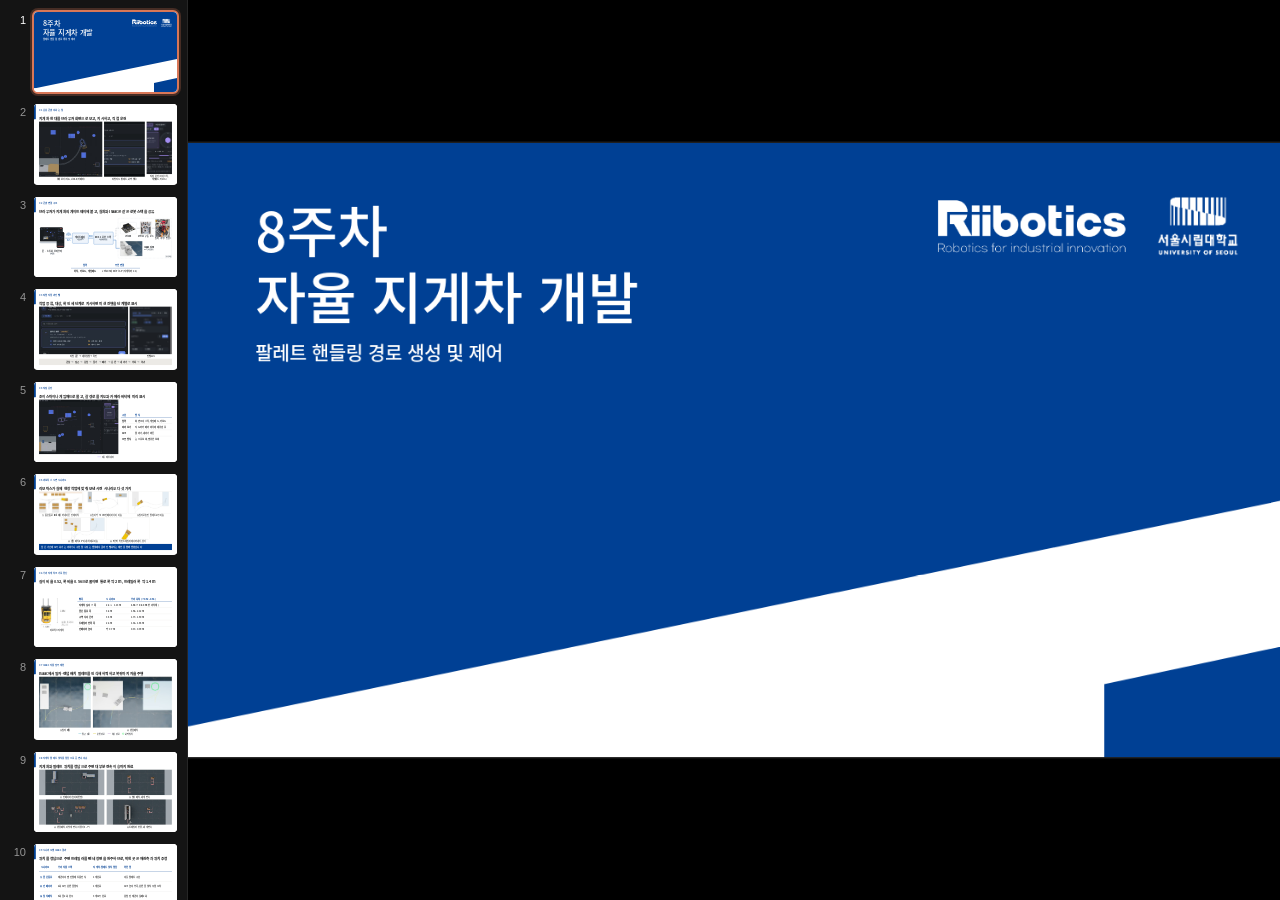
<file: week-08/index.html>
<!DOCTYPE html>
<html lang="ko"><head><meta charset="utf-8"><meta name="viewport" content="width=device-width, initial-scale=1"><title>8주차 자율 지게차 개발</title>
<link rel="icon" href="data:,">
<script src="vendor/react.production.min.js"></script><script src="vendor/react-dom.production.min.js"></script><script src="./support.js"></script></head>
<body><x-dc><helmet><meta name="viewport" content="width=device-width, initial-scale=1"><title>8주차 자율 지게차 개발</title>
<link rel="stylesheet" href="vendor/uos-slide-template/fonts/fonts.css"><link rel="stylesheet" href="vendor/uos-slide-template/_ds_bundle.css"><link rel="stylesheet" href="vendor/uos-slide-template/styles.css"><link rel="stylesheet" href="deck.css?v=4a30ddba0e5f"><script src="vendor/uos-slide-template/_ds_bundle.js"></script></helmet>
<x-import component-from-global-scope="deck-stage" from="./deck-stage.js" width="1280" height="720" hint-size="100%,100%">
<section class="title-section" data-label="개발 진행 보고" data-screen-label="01" data-duration="20" data-speaker-notes="권장 20초

안녕하십니까. 8주차 자율 지게차 개발 진행 상황을 발표할 김광민이라고 합니다. 이번 주에는 두 가지를 말씀드리겠습니다. 앞부분은 지게차를 무선으로 다루는 운용 콘솔입니다. 콘솔이 하는 일과 연결 구조, 미션 지시, 직접 운전을 보이겠습니다. 뒷부분은 중간 미팅 뒤 리보틱스에서 받은 시연 시나리오입니다. 시나리오를 우리 지게차 크기로 환산해 시나리오별로 실현 가능성을 따져 보고, 구현 순서와 리보틱스에 확인할 점으로 마치겠습니다. (전환)

[Sources]
진행 보고
운용 콘솔 console/ · 설계 문서 · PR #61–#65: lightminn/forklift main 4b65404
시연 시나리오 다섯 가지: Riibotics 「서울시립대 과제 시연 시나리오」 PDF (2026-10-19 메일 재발송본, 환경 수치 포함)
[/Sources]" style="background:#fff">
<x-import component-from-global-scope="UOSSlideDS.TitleSlide" hint-size="100%,100%" title="8주차
자율 지게차 개발" subtitle="팔레트 핸들링 경로 생성 및 제어"></x-import><img class="partner-mark" src="assets/riibotics-logo.png" alt="Riibotics">
</section>

<section data-label="콘솔이 하는 일" data-screen-label="02" data-duration="50" data-speaker-notes="권장 50초

이번 주에 만든 운용 콘솔입니다. 6주차 발표에서 무선 통신을 고려하지 않았다는 피드백을 받았습니다. 지금까지는 연구실 워크스테이션 터미널에서 명령을 넣고, 결과 영상은 미션이 끝난 뒤에 받아 봤습니다. 실제 현장에서는 지게차 옆에서 폰이나 노트북으로 바로 다뤄야 하므로 브라우저로 쓰는 콘솔을 만들었습니다. 콘솔이 하는 일은 세 가지입니다. 왼쪽처럼 지도와 LiDAR, 전방 카메라로 지게차 상태를 보고, 가운데처럼 옮길 팔레트와 내려놓을 위치를 골라 작업을 지시하고, 오른쪽처럼 조이스틱이나 게임패드로 직접 운전합니다. (전환)

[Sources]
영상: 콘솔 조작 녹화 (가짜 차량)
무선 통신 미고려 — 콘솔 설계의 계기: lightminn/forklift docs/references/week6_feedback.md 5절
1절 목적: 상태 감시, 작업 지시, 수동 조종 (육안 · 영상): lightminn/forklift main 4b65404 docs/design/2026-10-13-operator-console.md
왼쪽 임무 진행(6배속), 가운데 작업 지정, 오른쪽 수동 조종(키보드 Space · W · A · D): 콘솔 조작 녹화 — 가짜 차량 console.mock_vehicle, 헤드리스 Chromium 1600 × 900 (폰 400 × 860), 2026-10-21; 흰 점은 녹화에 덧그린 클릭 위치
[/Sources]" style="background:#fff">
<x-import component-from-global-scope="UOSSlideDS.ContentSlide" hint-size="100%,100%" title="01  운용 콘솔이 하는 일"><div class="slide-body">
<h2 class="headline">지게차 한 대를 브라우저 화면으로 보고, 지시하고, 직접 운전</h2>
<div class="trio8 grow">
<figure class="shot"><video class="media" src="assets/v01_watch.mp4" poster="assets/v01_watch_poster.jpg" autoplay loop muted playsinline aria-label="임무 중인 콘솔 지도. 지게차가 팔레트로 가서 집고 하역 위치로 옮기며 전방 카메라 창이 함께 바뀜"></video><figcaption>상태 보기 (지도, LiDAR, 카메라)</figcaption></figure>
<figure class="shot"><video class="media" src="assets/v01_order.mp4" poster="assets/v01_order_poster.jpg" autoplay loop muted playsinline aria-label="작업 지정 창에서 작업 종류, 팔레트와 하역 위치를 고르고 작업을 시작함"></video><figcaption>작업 지시 (팔레트, 하역 위치)</figcaption></figure>
<figure class="shot"><video class="media" src="assets/v01_drive.mp4" poster="assets/v01_drive_poster.jpg" autoplay loop muted playsinline aria-label="수동 조종 탭에서 누르고 있기 버튼이 켜지고 속도와 곡률 명령 막대가 움직임"></video><figcaption>직접 운전 (조이스틱, 게임패드, 키보드)</figcaption></figure>
</div>
</div></x-import>
</section>

<section data-label="시스템 구조" data-screen-label="03" data-duration="55" data-speaker-notes="권장 55초

연결 구조입니다. 폰이나 노트북의 브라우저가 Wi-Fi로 지게차에 있는 게이트웨이에 접속합니다. 앱을 따로 설치하지 않고, 입력은 터치, 키보드, 게임패드를 모두 받습니다. 게이트웨이는 팔레트 운반 같은 작업 단위로 요청을 받아 ROS 2 로봇 스택에 넘기고, 로봇 스택이 미션 실행, 위치 추정, 경로 계획을 맡습니다. 실차와 Isaac 시뮬레이션은 이 로봇 스택을 같이 쓰고 맨 아래 구동부만 바뀝니다. 그래서 지금 Isaac에서 쓰는 화면을 실차에서도 그대로 쓸 수 있습니다. 실차에서는 Jetson이 직접 Wi-Fi 공유기 역할을 해서 콘솔 기기와 일대일로 연결할 계획이고, 실차 연결은 아직 하지 않았습니다. 브라우저를 고른 이유는 폰에 ROS를 설치할 수 없기 때문이고, 게이트웨이가 ROS 토픽이 아니라 작업 단위 API를 주므로 나중에 여러 대를 관제하는 서버가 생겨도 같은 API를 그대로 중계하면 됩니다. (전환)

[Sources]
그림: 설계 문서 3절 구조도를 사진과 함께 다시 그림 (안전 계층은 생략, 보드 사진은 Wikimedia Commons)
2절 결정: 로봇 쪽 전용 게이트웨이 + 웹 앱(A안), 웹 클라이언트(폰에 ROS 설치 불가, Gamepad API), 1단계 망 Jetson AP 1:1, 실차와 Isaac 이 같은 ROS 2 스택; 3절 구조도: lightminn/forklift main 4b65404 docs/design/2026-10-13-operator-console.md
web/ 빌드 없는 브라우저 콘솔, gateway/ 관찰 전용 게이트웨이(ROS 2 컨테이너): lightminn/forklift main 4b65404 console/README.md
Isaac 실시간 실행기와 콘솔 연결; 실차 연결(설계 6절 C4)은 미착수: lightminn/forklift PR #61 (상시 운용 콘솔, 2026-10-19 머지)
[/Sources]" style="background:#fff">
<x-import component-from-global-scope="UOSSlideDS.ContentSlide" hint-size="100%,100%" title="02  콘솔 연결 구조"><div class="slide-body">
<h2 class="headline">브라우저가 지게차의 게이트웨이에 붙고, 실차와 Isaac은 같은 로봇 스택을 공유</h2>
<div class="sys8 sys8p grow"><svg class="diagram" viewBox="0 0 1400 430" role="img" aria-label="폰과 노트북 브라우저가 Wi-Fi로 게이트웨이에, 게이트웨이가 ROS 2로 로봇 스택에 붙고, 로봇 스택 아래 구동부가 실차(Jetson, STM32 구동 보드, 차체, 추후 연결) 또는 Isaac Sim"><g font-family="var(--uos-font)"><defs><marker id="ah8" viewBox="0 0 10 10" refX="9" refY="5" markerWidth="5" markerHeight="5" orient="auto"><path d="M0,0 L10,5 L0,10 z" fill="#2f74c0"/></marker><marker id="ah8g" viewBox="0 0 10 10" refX="9" refY="5" markerWidth="5" markerHeight="5" orient="auto"><path d="M0,0 L10,5 L0,10 z" fill="#9aa3ad"/></marker></defs><rect x="10" y="100" width="240" height="150" rx="9" fill="#1b1f24"/><clipPath id="c8_v03_layout_poster_18_108"><rect x="18" y="108" width="224" height="126" rx="3"/></clipPath><image href="assets/v03_layout_poster.jpg" x="18" y="108" width="224" height="126" preserveAspectRatio="xMidYMid slice" clip-path="url(#c8_v03_layout_poster_18_108)"/><rect x="18" y="108" width="224" height="126" rx="3" fill="none" stroke="#1b1f24" stroke-width="1.5"/><polygon points="0,252 260,252 246,268 14,268" fill="#c3cad3"/><rect x="186" y="150" width="80" height="168" rx="13" fill="#1b1f24"/><clipPath id="c8_v03_phone_poster_192_160"><rect x="192" y="160" width="68" height="146" rx="4"/></clipPath><image href="assets/v03_phone_poster.jpg" x="192" y="160" width="68" height="146" preserveAspectRatio="xMidYMid slice" clip-path="url(#c8_v03_phone_poster_192_160)"/><rect x="192" y="160" width="68" height="146" rx="4" fill="none" stroke="#1b1f24" stroke-width="1.5"/><text x="133" y="356" text-anchor="middle" font-size="22" font-weight="700" fill="#1b1f24">폰 · 노트북 브라우저</text><text x="133" y="382" text-anchor="middle" font-size="17" fill="#44505c">설치 없음</text><line x1="276" y1="215" x2="346" y2="215" stroke="#2f74c0" stroke-width="4" marker-end="url(#ah8)"/><path d="M303,182.0 A8,8 0 0 1 319,182" fill="none" stroke="#2f74c0" stroke-width="3.5" stroke-linecap="round" transform="rotate(0 311 182)"/><path d="M295,182.0 A16,16 0 0 1 327,182" fill="none" stroke="#2f74c0" stroke-width="3.5" stroke-linecap="round" transform="rotate(0 311 182)"/><path d="M287,182.0 A24,24 0 0 1 335,182" fill="none" stroke="#2f74c0" stroke-width="3.5" stroke-linecap="round" transform="rotate(0 311 182)"/><circle cx="311" cy="186" r="3.5" fill="#2f74c0"/><text x="311" y="245" text-anchor="middle" font-size="17" fill="#2f74c0">Wi-Fi</text><rect x="352" y="160" width="168" height="110" rx="8" fill="#eef4fb" stroke="#2f74c0" stroke-width="2.5"/><text x="436.0" y="211.0" text-anchor="middle" font-size="22" font-weight="700" fill="#1b1f24">게이트웨이</text><text x="436.0" y="237.0" text-anchor="middle" font-size="17" fill="#44505c">작업 단위 API</text><line x1="520" y1="215" x2="572" y2="215" stroke="#2f74c0" stroke-width="4" marker-end="url(#ah8)"/><text x="546" y="201" text-anchor="middle" font-size="17" fill="#2f74c0">ROS 2</text><rect x="576" y="150" width="206" height="130" rx="8" fill="#eef4fb" stroke="#2f74c0" stroke-width="2.5"/><text x="679.0" y="211.0" text-anchor="middle" font-size="22" font-weight="700" fill="#1b1f24">ROS 2 로봇 스택</text><text x="679.0" y="237.0" text-anchor="middle" font-size="17" fill="#44505c">미션, 위치 추정, 경로</text><rect x="832" y="4" width="564" height="422" rx="12" fill="none" stroke="#c3cad3" stroke-width="2" stroke-dasharray="8 6"/><text x="1388" y="416" text-anchor="end" font-size="16" fill="#5d6670">구동부만 바뀜</text><polyline points="782,195 810,195 810,110 850,110" fill="none" stroke="#9aa3ad" stroke-width="4" stroke-dasharray="10 7" marker-end="url(#ah8g)"/><polyline points="782,235 810,235 810,322 850,322" fill="none" stroke="#2f74c0" stroke-width="4" marker-end="url(#ah8)"/><clipPath id="c8_d02_jetson_856_48"><rect x="856" y="48" width="170" height="122" rx="8"/></clipPath><image href="assets/d02_jetson.jpg" x="856" y="48" width="170" height="122" preserveAspectRatio="xMidYMid slice" clip-path="url(#c8_d02_jetson_856_48)"/><rect x="856" y="48" width="170" height="122" rx="8" fill="none" stroke="#c3cad3" stroke-width="1.5"/><line x1="1030" y1="110" x2="1060" y2="110" stroke="#9aa3ad" stroke-width="3.5" marker-end="url(#ah8g)"/><clipPath id="c8_d02_stm32_1066_40"><rect x="1066" y="40" width="120" height="140" rx="8"/></clipPath><image href="assets/d02_stm32.jpg" x="1066" y="40" width="120" height="140" preserveAspectRatio="xMidYMid slice" clip-path="url(#c8_d02_stm32_1066_40)"/><rect x="1066" y="40" width="120" height="140" rx="8" fill="none" stroke="#c3cad3" stroke-width="1.5"/><line x1="1190" y1="110" x2="1220" y2="110" stroke="#9aa3ad" stroke-width="3.5" marker-end="url(#ah8g)"/><clipPath id="c8_d02_truck_1226_16"><rect x="1226" y="16" width="152" height="185" rx="8"/></clipPath><image href="assets/d02_truck.jpg" x="1226" y="16" width="152" height="185" preserveAspectRatio="xMidYMid slice" clip-path="url(#c8_d02_truck_1226_16)"/><rect x="1226" y="16" width="152" height="185" rx="8" fill="none" stroke="#c3cad3" stroke-width="1.5"/><text x="941" y="200" text-anchor="middle" font-size="19" font-weight="700" fill="#1b1f24">Jetson</text><text x="1126" y="206" text-anchor="middle" font-size="19" font-weight="700" fill="#1b1f24">STM32 구동 보드</text><text x="1302" y="226" text-anchor="middle" font-size="19" font-weight="700" fill="#1b1f24">실차 (추후 연결)</text><clipPath id="c8_d02_isaac_856_246"><rect x="856" y="246" width="232" height="157" rx="8"/></clipPath><image href="assets/d02_isaac.jpg" x="856" y="246" width="232" height="157" preserveAspectRatio="xMidYMid slice" clip-path="url(#c8_d02_isaac_856_246)"/><rect x="856" y="246" width="232" height="157" rx="8" fill="none" stroke="#c3cad3" stroke-width="1.5"/><text x="1110" y="318" text-anchor="start" font-size="24" font-weight="700" fill="#1b1f24">Isaac Sim</text><text x="1110" y="344" text-anchor="start" font-size="17" fill="#44505c">ws1 실시간 실행기</text></g></svg></div>
<table class="comparison h7 nwall sys8t"><tr><th>입력</th><th>무선 연결</th></tr><tr><td>터치, 키보드, 게임패드</td><td>Jetson이 Wi-Fi AP (지게차와 1:1)</td></tr></table>
</div></x-import>
</section>

<section data-label="작업 지정과 진행" data-screen-label="04" data-duration="55" data-speaker-notes="권장 55초

미션을 지시하는 방법입니다. 작업 지정 창은 세 단계입니다. 먼저 작업 종류를 고릅니다. 지금은 팔레트 운반 하나이고, 차량이 지원한다고 알린 작업만 보입니다. 다음으로 옮길 팔레트와 내려놓을 하역 위치를 고르고, 마지막으로 확인하고 작업을 시작합니다. 지도에서 팔레트를 직접 눌러도 그 팔레트가 골라진 채로 대상 설정이 바로 열립니다. 작업이 시작되면 아래 띠처럼 관찰, 접근, 삽입, 들기, 빼기, 운반, 내리기, 후퇴, 복귀의 아홉 단계 중 지금 어디까지 왔는지 화면에 표시되고, 끝나면 결과 기록에 남습니다. (전환)

[Sources]
영상: 콘솔 조작 녹화 (가짜 차량)
작업은 &#x27;작업 지정&#x27; 창에서 작업 종류 → 대상 설정 → 확인 세 단계, capabilities 에 밝힌 작업만, console/1 은 &#x27;팔레트 운반&#x27; 하나, 지도에서 팔레트를 누르면 2단계가 열림: lightminn/forklift main 4b65404 console/README.md
결과 기록부(D13), 미션 진행 단계 표시: lightminn/forklift PR #61 (상시 운용 콘솔, 2026-10-19 머지)
관찰 · 접근 · 삽입 · 들기 · 빼기 · 운반 · 내리기 · 후퇴 · 복귀: 콘솔 화면 작업 진행 막대
왼쪽 작업 지정 창, 오른쪽 임무 패널(6배속): 콘솔 조작 녹화 — 가짜 차량 console.mock_vehicle, 헤드리스 Chromium 1600 × 900 (폰 400 × 860), 2026-10-21; 흰 점은 녹화에 덧그린 클릭 위치
[/Sources]" style="background:#fff">
<x-import component-from-global-scope="UOSSlideDS.ContentSlide" hint-size="100%,100%" title="03  작업 지정과 진행"><div class="slide-body">
<h2 class="headline">작업 종류, 대상, 확인 세 단계로 지시하면 미션 진행을 단계별로 표시</h2>
<div class="steps8 two8 grow">
<figure class="shot"><video class="media" src="assets/v01_order.mp4" poster="assets/v01_order_poster.jpg" autoplay loop muted playsinline aria-label="작업 지정 창. 작업 종류, 대상 설정, 확인 세 단계를 거쳐 작업 시작"></video><figcaption>작업 종류 → 대상 설정 → 확인</figcaption></figure>
<figure class="shot"><video class="media" src="assets/v04_progress.mp4" poster="assets/v04_progress_poster.jpg" autoplay loop muted playsinline aria-label="임무 패널. 실행 중 단계와 진행률이 접근, 삽입, 운반으로 바뀌고 현재 목적지가 팔레트에서 하역 위치로 바뀜"></video><figcaption>진행 표시</figcaption></figure>
</div>
<div class="phase-flow stages8"><span>관찰</span><span class="arrow">→</span><span>접근</span><span class="arrow">→</span><span>삽입</span><span class="arrow">→</span><span>들기</span><span class="arrow">→</span><span>빼기</span><span class="arrow">→</span><span>운반</span><span class="arrow">→</span><span>내리기</span><span class="arrow">→</span><span>후퇴</span><span class="arrow">→</span><span>복귀</span></div>
</div></x-import>
</section>

<section data-label="직접 운전" data-screen-label="05" data-duration="50" data-speaker-notes="권장 50초

직접 운전입니다. 수동 조종 탭에서 화면 조이스틱이나 게임패드, 키보드로 지게차를 몹니다. 조이스틱을 움직이면 지금 명령대로 가면 지나갈 경로를 지도에 보라색 점선으로 그리고, 같은 경로를 카메라 영상의 바닥에도 겹쳐 보여 줍니다. 그래서 영상만 보고 운전할 때도 차가 어디로 갈지 미리 알 수 있습니다. 포크는 올리기와 내리기 버튼으로 움직입니다. 자동 주행 중에도 일시정지하고 수동 조종으로 바꿔 차를 옮길 수 있습니다. (전환)

[Sources]
영상: 콘솔 조작 녹화 (가짜 차량)
1절 수동 조종(육안 · 영상), 5.3 영상 조종, 5.5 입력 장치(터치 · 키보드 · 게임패드), 8절 지도 · 카메라의 수동 조종 예상 궤적: lightminn/forklift main 4b65404 docs/design/2026-10-13-operator-console.md
키보드 Space 누르고 있기 · WS 속도 · AD 조향 · RF 포크, ▲ 올리기 / ▼ 내리기: 콘솔 화면 수동 조종 탭
수동 조종 시작 → 조종 준비 → Space 누른 채 W 전진, A · D 조향, S 후진 → ▲ 올리기: 콘솔 조작 녹화 — 가짜 차량 console.mock_vehicle, 헤드리스 Chromium 1600 × 900 (폰 400 × 860), 2026-10-21; 흰 점은 녹화에 덧그린 클릭 위치
Isaac 실행기의 수동 포크 승강 구동 — 10-17 미구동, 10-19 출력 방식 합의; 일시정지 뒤 수동 조종 전환은 녹화 때 확인: 미확인 (2026-10-20)
[/Sources]" style="background:#fff">
<x-import component-from-global-scope="UOSSlideDS.ContentSlide" hint-size="100%,100%" title="04  직접 운전"><div class="slide-body">
<h2 class="headline">조이스틱이나 게임패드로 몰고, 갈 경로를 지도와 카메라 바닥에 미리 표시</h2>
<div class="hw7 wide grow">
<figure class="shot"><video class="media" src="assets/v05_teleop.mp4" poster="assets/v05_teleop_poster.jpg" autoplay loop muted playsinline aria-label="수동 조종 중인 콘솔. 키보드로 전진하며 좌우로 꺾고 후진한 뒤 포크를 올림. 지도와 카메라 바닥에 보라색 점선 예상 궤적이 따라 움직임"></video></figure>
<table class="comparison h7 nwall t8"><tr><th>구분</th><th>방식</th></tr><tr><td>입력</td><td>화면 조이스틱, 게임패드, 키보드</td></tr><tr><td>미리 보기</td><td>지도와 카메라 바닥에 예상 경로</td></tr><tr><td>포크</td><td>올리기, 내리기 버튼</td></tr><tr><td>조종 방식</td><td>눈으로 보며, 영상만 보며</td></tr></table>
</div>
<div class="lgd7"><span class="lg"><span class="sw dash" style="border-color:#a78bfa"></span>조종 예상 궤적</span></div>
</div></x-import>
</section>

<section data-label="시연 시나리오" data-screen-label="06" data-duration="55" data-speaker-notes="권장 55초

여기부터는 중간 미팅 뒤에 리보틱스에서 받은 시연 시나리오와 그 분석입니다. 리보틱스가 실제 현장에서 하는 작업 방식에 맞춰 다섯 가지를 보내 주었습니다. 화면의 영상은 각 시나리오를 우리 지게차 크기로 줄인 장면에서 경로 계획기로 움직여 본 것입니다. 첫째는 좁은 통로의 rack에서 팔레트를 꺼내 다른 칸에 넣는 것, 둘째는 높이 약 70센티미터 컨베이어 사이에서 옮기는 것, 셋째는 일자로 놓인 팔레트를 모두 옮기는 것, 넷째는 넓은 공간에 10도 이내로 틀어져 놓인 팔레트를 차례로 옮기는 것, 다섯째는 좌우가 벽으로 막힌 트레일러에서 꺼내고 넣는 것입니다. 여기에는 리보틱스가 내부적으로 개발하려는 동작도 섞여 있어서, 남은 기간에 구현할 수 있는 범위에서 골라 진행하자는 제안을 받았습니다. (전환)

[Sources]
영상: 시나리오 배치를 우리 축척으로 옮긴 장면의 CPU 경로 계획 (② 컨베이어 높이는 미반영)
3–7쪽 그림과 설명 (좁은 통로 3.8 m · 구역 간격 3.4 m · 컨베이어 약 70 cm · 틀어짐 10° 이내 · 트레일러 2.6 m); 영상 장면은 이 그림의 배치를 우리 축척으로 옮긴 것: Riibotics 「서울시립대 과제 시연 시나리오」 PDF (2026-10-19 메일 재발송본, 환경 수치 포함)
CPU 경로 계획 애니메이션: Isaac 임무 설정(곡률 0.29, 여유 0.10, 정렬 2.1 m, 하역 1.5 m, D7)으로 관측 구간과 운반 · 복귀를 계획하고 단계 속도 사다리꼴로 그림(시뮬레이션 아님, 8배속); ③ ④ 는 세 팔레트를 차례로, ② 는 컨베이어 높이를 넣지 않은 바닥 움직임만: lightminn/forklift feat/riibotics-scenarios tools/riibotics_cpu_video.py
구현 가능한 범위에서 진행 제안, 내부 개발 예정 동작 포함: Riibotics 정진용 CTO 메일 (2026-10-19, 중간 발표 자료 회신)
[/Sources]" style="background:#fff">
<x-import component-from-global-scope="UOSSlideDS.ContentSlide" hint-size="100%,100%" title="05  리보틱스 시연 시나리오"><div class="slide-body">
<h2 class="headline">리보틱스가 실제 현장 작업에 맞춰 보낸 시연 시나리오 다섯 가지</h2>
<div class="scen8 grow">
<figure class="shot"><video class="media" src="assets/s03_aisle.mp4" poster="assets/s03_aisle_poster.jpg" autoplay loop muted playsinline aria-label="위에서 본 좁은 통로. 지게차가 rack 줄의 한 칸에서 팔레트를 꺼내 아래 구역 사이 간격에서 방향을 바꾼 뒤 같은 줄 다른 빈칸에 넣고 돌아옴"></video><figcaption>① 좁은 통로 rack에서 꺼내 다른 칸에 적치</figcaption></figure><figure class="shot"><video class="media" src="assets/s04_conveyor.mp4" poster="assets/s04_conveyor_poster.jpg" autoplay loop muted playsinline aria-label="위에서 본 컨베이어 두 대. 지게차가 왼쪽 컨베이어 끝의 팔레트를 집어 오른쪽 컨베이어 끝에 내려놓음 (높이는 그리지 않음)"></video><figcaption>② 높이 약 70 cm 컨베이어 사이 이송</figcaption></figure><figure class="shot"><video class="media" src="assets/s05_line.mp4" poster="assets/s05_line_poster.jpg" autoplay loop muted playsinline aria-label="위에서 본 일자 배치. 왼쪽 줄의 팔레트 세 개를 앞에서부터 하나씩 집어 오른쪽 줄 안쪽 칸부터 내려놓음"></video><figcaption>③ 일자로 놓인 팔레트 모두 이송</figcaption></figure><figure class="shot"><video class="media" src="assets/s06_random.mp4" poster="assets/s06_random_poster.jpg" autoplay loop muted playsinline aria-label="위에서 본 랜덤 배치. 조금씩 틀어진 팔레트 세 개를 차례로 집어 하역 구역에 한 줄로 내려놓음"></video><figcaption>④ 랜덤 배치(10° 이내) 차례로 이송</figcaption></figure><figure class="shot"><video class="media" src="assets/s07_trailer.mp4" poster="assets/s07_trailer_poster.jpg" autoplay loop muted playsinline aria-label="위에서 본 트레일러. 입구로 곧게 들어가 앞줄 팔레트를 꺼내 옆 하역 자리에 내려놓고 돌아옴"></video><figcaption>⑤ 좌우가 막힌 트레일러에서 꺼내기, 넣기</figcaption></figure>
</div>
<div class="takeaway">남은 기간에 모두 하기는 어려우니 구현할 수 있는 범위에서 골라 진행하자는 제안을 함께 받았습니다</div>
</div></x-import>
</section>

<section data-label="축척 환산" data-screen-label="07" data-duration="55" data-speaker-notes="권장 55초

시나리오는 실제 환경 크기로 적혀 있고, 실제 지게차와 우리 지게차의 크기 비율에 맞게 환경을 줄이라고 되어 있습니다. 리보틱스 지게차는 길이 2.8미터, 폭 1.13미터이고 우리 차체는 1.46미터에 0.63미터라서, 길이로는 0.52배, 폭으로는 0.56배입니다. 이 비율로 줄이면 좁은 통로는 약 2미터, 아래 구역 사이 간격은 1.8에서 1.9미터, 트레일러 안쪽 폭은 1.4미터 안팎, 컨베이어 높이는 약 0.37에서 0.39미터가 됩니다. 두 비율이 7퍼센트 정도 달라서, 어느 쪽을 기준으로 할지는 리보틱스에 확인하려고 합니다. (전환)

[Sources]
그림: 시나리오 PDF 2쪽의 지게차 평면도
2쪽 실제 지게차 2.8 × 1.13 m, 크기 비율에 맞게 환경 설정; 3 · 4 · 7쪽 치수: Riibotics 「서울시립대 과제 시연 시나리오」 PDF (2026-10-19 메일 재발송본, 환경 수치 포함)
전장 × 전폭 1.46 × 0.63 m (실측): lightminn/forklift sim/models/dls08_measured/README.md
1.46 / 2.8 = 0.521, 0.63 / 1.13 = 0.558; 각 치수 × 두 비율: 계산
[/Sources]" style="background:#fff">
<x-import component-from-global-scope="UOSSlideDS.ContentSlide" hint-size="100%,100%" title="06  우리 지게차 크기로 환산"><div class="slide-body">
<h2 class="headline">길이 비율 0.52, 폭 비율 0.56으로 줄이면 통로 폭 약 2 m, 트레일러 폭 약 1.4 m</h2>
<div class="hw7 scale8 grow">
<figure class="shot"><img class="media" src="assets/s02_truck.png" alt="리보틱스 실제 지게차 평면도. 길이 2.8 m, 폭 1.13 m"><figcaption>리보틱스 지게차</figcaption></figure>
<table class="comparison h7 nwall t8"><tr><th>항목</th><th>시나리오</th><th>우리 축척 (×0.52–0.56)</th></tr><tr><td>지게차 길이 × 폭</td><td>2.8 × 1.13 m</td><td><b>1.46 × 0.63 m</b> (우리 차체)</td></tr><tr><td>좁은 통로 폭</td><td>3.8 m</td><td>1.98–2.12 m</td></tr><tr><td>구역 사이 간격</td><td>3.4 m</td><td>1.77–1.90 m</td></tr><tr><td>트레일러 안쪽 폭</td><td>2.6 m</td><td>1.36–1.45 m</td></tr><tr><td>컨베이어 높이</td><td>약 0.7 m</td><td>0.37–0.39 m</td></tr></table>
</div>
</div></x-import>
</section>

<section data-label="Isaac 재현" data-screen-label="08" data-duration="60" data-speaker-notes="권장 60초

축소한 장면을 Isaac에 그대로 만들어, 인식부터 하역과 복귀까지 실제 자율 임무로 돌려 보았습니다. 축소한 장면을 창고 바닥에 놓고, 팔레트는 정해진 칸에서 몇 센티미터와 몇 도씩 어긋나게, 랜덤 배치는 그림대로 10도까지 기울여 두었습니다. 카메라로 팔레트를 찾고, SLAM으로 위치를 추정하며, 삽입 직전에 한 번 더 관측한 뒤 들어갑니다. 바닥에 놓인 이웃 팔레트는 LiDAR 높이 아래라 보이지 않으므로, 칸 배치는 미리 알고 있다고 두었습니다. 왼쪽은 일자 배치의 첫 번째 팔레트, 오른쪽은 랜덤 배치의 두 번째 팔레트이고, 둘 다 하역한 뒤 출발 위치로 돌아왔습니다. 연속 이송은 아직 아니고, 앞 팔레트를 옮겨 둔 장면을 따로 만들어 한 번씩 돌린 것입니다. (전환)

[Sources]
영상: Isaac Sim 탑뷰 (6배속)
리보틱스 장면 8종(축척 0.521, EPAL 6, 남쪽 홀 배치); 집을 팔레트는 명목 칸에서 3–8 cm · 2–3° 어긋남, 랜덤은 그림 기울기 10° 이내: lightminn/forklift feat/riibotics-scenarios 827e757 sim/isaac/run_transport.py --layout scene · tools/riibotics_isaac_scenes.py
인식 · SLAM · 장애물 층 · D7 도킹 · 원거리 인식(YOLO11s) 설정 = 10-19 원거리 인식 임무 설정에서 격자 계획만 끔(바닥 팔레트는 장면 배치를 사전 지도로); 하역 판정 8 cm: ws1 test_runs/riibotics/riib.sbatch
line_1 3회(2 완주) · line_2 1 · line_3 1(하역 9.8 cm) · random_1 2 · random_2 1(완주, 하역 6.0 cm) · random_3 1(하역 9.5 cm) · trailer 1(운반 중 허가 제한, SLAM 최대 0.163 m) · aisle 1(랙 뒤 여유 가정으로 계획 실패, 표에서 제외) · aisle_out 1(근접 캡처가 0.91 m 옆 팔레트): ws1 test_runs/riibotics/r4_* · r5_aisle_out (2026-10-20, 12회)
r4_line_1_s1 · r4_random_2 transport.mp4 탑뷰, 장면 부분만 잘라 6배속: 영상
장면 모드 설계 3회 수렴(정답 팔레트 좌표를 계획에 쓰지 않음); 결과 해석 · 안전 여유 판단 3회 수렴: Codex 교차검증 (2026-10-20)
[/Sources]" style="background:#fff">
<x-import component-from-global-scope="UOSSlideDS.ContentSlide" hint-size="100%,100%" title="07  Isaac 자율 임무 재현"><div class="slide-body">
<h2 class="headline">Isaac에서 일자·랜덤 배치 팔레트를 인식해 하역하고 복귀까지 자율 주행</h2>
<div class="vid9 grow">
<figure class="shot"><video class="media" src="assets/i09_line.mp4" poster="assets/i09_line_poster.jpg" autoplay loop muted playsinline aria-label="위에서 본 일자 배치 장면. 왼쪽 적재 구역의 첫 번째 팔레트를 집어 오른쪽 하역 구역의 가장 안쪽 칸에 내려놓고 출발 위치로 돌아옴"></video><figcaption>③ 일자 배치</figcaption></figure>
<figure class="shot"><video class="media" src="assets/i09_random.mp4" poster="assets/i09_random_poster.jpg" autoplay loop muted playsinline aria-label="위에서 본 랜덤 배치 장면. 적재 구역의 두 번째 팔레트를 집어 하역 구역 가운데 칸에 내려놓고 돌아옴"></video><figcaption>④ 랜덤 배치</figcaption></figure>
</div>
<div class="lgd7"><span class="lg"><span class="sw ln" style="background:#8fd0dc"></span>접근 경로</span><span class="lg"><span class="sw ln" style="background:#e8dc78"></span>운반 경로</span><span class="lg"><span class="sw ln" style="background:#cdb6dd"></span>복귀 경로</span><span class="lg"><span class="sw ring" style="border-color:#33ef63"></span>하역 위치</span></div>
</div></x-import>
</section>

<section data-label="Isaac 연속 이송" data-screen-label="09" data-duration="50" data-speaker-notes="권장 50초

같은 Isaac 지게차 모델로, 팔레트와 지게차 위치를 정답으로 주고 경로 계획과 경로 추종만 돌린 팀원의 연속 이송 결과입니다. 카메라 인식과 SLAM은 쓰지 않았습니다. 일자 배치는 세 개, 기울기 4에서 7도인 랜덤 배치는 다섯 개, 트레일러 한 줄은 세 개를 차례로 옮겼고, 팔레트나 벽에 닿은 적은 없었습니다. 컨베이어는 높이를 넣지 않고 바닥 움직임만 본 것입니다. (전환)

[Sources]
영상: 팀원 Isaac 실행 (지게차 · 팔레트 위치를 정답으로 주고 경로 추종)
I1_p4 1/1 · J1_p5_line 3/3 · J5_p6_random26_5d 5/5 (기울기 −4.3 – −7.3°) · J2_p7_dims_1col 3/3 (안쪽 1.36 m) · 접촉 0; J6_p6_drawn_tilt_5d (그림 기울기 0 · 8 · −10 · 6°) 9건 중 1건 완료는 계획기의 팔레트 상자가 축 정렬이라서(실제 방향 상자로 CPU 계획 5/5, SOURCES.md) 화면에서 뺌 · J3_p7_drawn_2col (그림 비율 2.30 m, 두 줄) 4/4: ws1 artifacts/20261020_demo_scenarios/isaac/runs (팀원 shanghun, fleet 시뮬레이터 run_world, source_v34)
지게차 위치 = 시뮬레이터 정답(SLAM 없음), 팔레트 위치 = 장면의 칸 위치(카메라 인식 없음), 경로 계획 · 추종만, 이웃 팔레트 금지 폭 --keep-m 0.2 (트레일러 0.1), --free-empty; 컨베이어는 바닥에 놓인 팔레트: 같은 실행 job.txt
각 overview.mp4 를 isaac_spec.crop 으로 바닥만 잘라 마지막 작업 4 s 뒤에서 자르고 10 · 20 · 30 · 20배속 (ws1 test_runs/riibotics/team_clips.sbatch): 영상
[/Sources]" style="background:#fff">
<x-import component-from-global-scope="UOSSlideDS.ContentSlide" hint-size="100%,100%" title="08  지게차·팔레트 위치를 정답으로 준 연속 이송"><div class="slide-body">
<h2 class="headline">지게차와 팔레트 위치를 정답으로 주면 대부분 연속 이송까지 완료</h2>
<div class="team10 grow">
<figure class="shot"><video class="media" src="assets/t10_conveyor.mp4" poster="assets/t10_conveyor_poster.jpg" autoplay loop muted playsinline aria-label="위에서 본 컨베이어 장면. 지게차가 왼쪽 컨베이어 끝 팔레트를 집어 오른쪽 컨베이어 끝에 내려놓음"></video><figcaption>② 컨베이어 (높이 미반영)</figcaption></figure>
<figure class="shot"><video class="media" src="assets/t10_line.mp4" poster="assets/t10_line_poster.jpg" autoplay loop muted playsinline aria-label="위에서 본 일자 배치 장면. 한 줄로 놓인 팔레트 세 개를 차례로 집어 반대편 칸에 내려놓음"></video><figcaption>③ 일자 배치, 세 개 연속</figcaption></figure>
<figure class="shot"><video class="media" src="assets/t10_random.mp4" poster="assets/t10_random_poster.jpg" autoplay loop muted playsinline aria-label="위에서 본 랜덤 배치 장면. 4–7° 기울어진 팔레트 다섯 개를 차례로 하역 칸에 옮김"></video><figcaption>④ 랜덤 배치, 다섯 개 연속 (기울기 4–7°)</figcaption></figure>
<figure class="shot"><video class="media" src="assets/t10_trailer.mp4" poster="assets/t10_trailer_poster.jpg" autoplay loop muted playsinline aria-label="위에서 본 트레일러 장면. 한 줄로 실린 팔레트 세 개를 차례로 꺼내 하역 칸에 옮김"></video><figcaption>⑤ 트레일러 한 줄, 세 개 연속</figcaption></figure>
</div>
</div></x-import>
</section>

<section data-label="Isaac 결과" data-screen-label="10" data-duration="50" data-speaker-notes="권장 50초

두 결과를 나란히 놓았습니다. 오른쪽 칸은 같은 우리 코드를 카메라 인식과 SLAM 없이, 지게차와 팔레트 위치를 정답으로 주고 돌린 결과입니다. 트레일러를 뺀 네 장면을 모두 하역 오차 1센티미터 안으로 마쳤으므로, 우리 자율 스택이 막힌 곳은 인식과 위치 추정입니다. 일자 배치는 다섯 번 중 두 번, 랜덤 배치는 네 번 중 한 번 하역 오차 8센티미터 안으로 완주했습니다. 실패의 대부분은 삽입 직전 재관측이었습니다. 팔레트 아래판이 잘 안 보이거나, 뒤 팔레트가 겹쳐 보여 방향이 틀어지거나, 좁은 통로에서는 옆 칸 팔레트를 인식했습니다. 하역 구역이 넓게 비어 있어 LiDAR로 위치를 맞출 기준이 없어서, 하역 오차가 위치 추정 오차를 따라 9센티미터를 넘은 경우도 있었습니다. 컨베이어는 높이를 넣지 않고 바닥에서 돌렸는데, 두 번 모두 팔레트를 꺼낸 뒤 운반 중에 멈췄습니다. 컨베이어가 LiDAR보다 낮아 주변에 위치를 맞출 기준이 없어서 위치 추정 오차가 20에서 46센티미터까지 커졌습니다. 좁은 통로는 옆 칸 팔레트를 잘못 인식했으므로 이웃 팔레트 구분이 먼저입니다. 트레일러는 정답 위치로도 같은 곳에서 멈췄습니다. 팔레트를 싣고 입구를 빠져나오며 도는 경로가, 입구 벽 둘레를 장애물로 잡는 판정 범위에 걸렸기 때문입니다. (전환)

[Sources]
표: 시나리오별 Isaac 결과 (② 컨베이어는 높이를 넣지 않고 바닥에서 재현)
완주 = 하역 오차 8 cm 이내 + 복귀; 표의 횟수는 같은 장면을 시드만 바꿔 돌린 것과 순차 장면을 합친 것: ws1 test_runs/riibotics/r4_* · r5_aisle_out (2026-10-20, 12회)
임무 전체 SLAM 위치 오차 최대 0.14 m (일자 1번 시드 2), 0.163 m (트레일러); 하역 LiDAR 정합은 열린 하역 구역에서 모두 start_rejected:degenerate: 같은 실행 result.json slam_summary
재관측 실패: 아래판 증거 4 &lt; 15 (일자), 새 직선 횡 6.7–9.8 cm · 3.8–6.0° (랜덤), 0.91 m 옆 팔레트 (통로): 같은 실행 near_capture · detection_diagnostics
② 우리 자율 스택: 집기 · 꺼내기 성공 뒤 운반 중 전환점에서 경로 오차 0.18 · 0.19 m 로 cusp_position_stall; SLAM 최대 0.46 · 0.21 m (컨베이어 0.365 m 가 LiDAR 평면 아래): ws1 test_runs/riibotics/r6_conveyor_s0 · s1 (2026-10-21, riib_b4a9c0b)
정답 위치 칸 전부: 우리 러너를 인식 · SLAM 없이(simulator_ground_truth) 같은 장면에서 — aisle_out · conveyor · line_1–3 · random_1–3 완료(하역 1.6–6.8 mm, 복귀 3.3–4.5 mm), trailer 운반 중 정지: ws1 test_runs/riibotics/t1_* (2026-10-21, riib_b35fcc9 riib_truth.sbatch)
두 실행 모두 운반 첫 틱부터 장애물 층 blocked occupied (verified 0.02 m) → 경로 추종 시간 초과; LiDAR 점마다 붙는 반경(오도메트리 경과 시간 표, 0.11–0.14 m)과 칸 올림으로 벽 둘레 0.15–0.20 m 점유, 적재 출구 경로는 벽에서 0.10 m; r4 의 위치 오차는 정지 시작 때 5 mm, 16 cm 는 정지 뒤 (Codex 교차검증): t1_trailer · r4_trailer obstacle_layer
[/Sources]" style="background:#fff">
<x-import component-from-global-scope="UOSSlideDS.ContentSlide" hint-size="100%,100%" title="09  시나리오별 Isaac 결과"><div class="slide-body">
<h2 class="headline">위치를 정답으로 주면 트레일러를 뺀 네 장면을 완주하므로, 막힌 곳은 재관측과 위치 추정</h2>
<table class="comparison h7 concl7 isaac9 isaac11 grow"><tr><th>시나리오</th><th>우리 자율 스택</th><th>지게차·팔레트 위치 정답</th><th>막힌 점</th></tr><tr><td>① 좁은 통로</td><td>재관측이 옆 칸 팔레트를 인식</td><td>1개 완료</td><td>이웃 팔레트 구분</td></tr><tr><td>② 컨베이어</td><td>2회 모두 운반 중 정지</td><td>1개 완료</td><td>포크 높이 부족, 운반 중 위치 추정 오차</td></tr><tr><td>③ 일자 배치</td><td>5회 중 2회 완주</td><td>3개 모두 완료</td><td>삽입 전 재관측 실패 2회</td></tr><tr><td>④ 랜덤 배치</td><td>4회 중 1회 완주</td><td>3개 모두 완료</td><td>뒤 팔레트 겹침으로 재관측 어긋남</td></tr><tr><td>⑤ 트레일러</td><td>꺼낸 뒤 운반 중 정지</td><td>같은 곳에서 정지</td><td>나오는 경로가 입구 벽 장애물 판정에 걸림</td></tr></table>
</div></x-import>
</section>

<section data-label="실현 가능성과 구현 전략" data-screen-label="11" data-duration="75" data-speaker-notes="권장 75초

시나리오별 실현 가능성과 구현 순서입니다. 일자 배치와 랜덤 배치는 지금 하고 있는 팔레트 하나 운반의 연장이라 1차 목표로 잡았습니다. 앞 장에서 실패가 가장 많았던 삽입 직전 재관측을 먼저 안정화하고, 운용 콘솔이 이미 한 세션에서 미션을 연달아 받으므로 여기에 다음 팔레트를 고르는 순서, 하역 구역의 칸 배정, 이미 옮긴 팔레트를 다음 경로의 장애물로 넣는 기능을 더하겠습니다. 2단계는 좁은 공간입니다. 좁은 통로는 우리 차의 최소 회전 반경이 2.73미터라 약 2미터 통로에서 한 번에 90도 꺾어 들어갈 수 없습니다. 144개 조합을 경로 계획기로 계산해 보니 집는 칸과 놓는 칸이 모두 구역 사이 간격 위에 있는 일부 조건에서만 복귀까지 경로가 나왔고, Isaac에서는 옆 칸 팔레트를 잘못 인식했으므로 이웃 팔레트 구분이 먼저입니다. 트레일러는 EPAL 6 팔레트를 가운데 한 줄로 놓으면 꺼내기와 넣기, 복귀 경로가 모두 나왔지만 T11 팔레트 두 줄은 경로가 나오지 않았고, Isaac에서는 팔레트를 싣고 나오는 경로가 입구 벽 둘레의 장애물 판정에 걸려 멈췄으므로, 입구를 빠져나온 뒤 돌도록 경로와 판정 여유를 맞추겠습니다. 3단계는 같은 장면을 바닥에 테이프로 표시해 실차로 시연하는 것입니다. 컨베이어는 축소해도 0.37미터인데 우리 포크는 0.32미터까지만 올라가고, 팔레트를 들어 올릴 수 있는 스테이션 높이가 약 0.23미터 이하라서 높이를 낮출 수 있는지 협의한 뒤에 진행하겠습니다. 공통으로, LiDAR가 1.05미터 높이라 바닥에 놓인 팔레트나 낮은 rack 부재는 보지 못하므로 카메라와 미리 받은 배치 정보로 보완해야 합니다. (전환)

[Sources]
표: 시나리오별 실현 가능성과 구현 단계 (좁은 공간의 경로 확보는 CPU 경로 계획 결과)
한 세션에서 미션 연속 지시 · 취소 뒤 재지시 · 실린 팔레트 재지시: lightminn/forklift PR #61 (상시 운용 콘솔, 2026-10-19 머지)
현재 모델에서 들기 시작할 수 있는 스테이션 높이 상한 EPAL 6 약 0.233 m, T11 약 0.273 m (Codex 재계산): lightminn/forklift src/forklift_core/perception/pallet_model.py · fork_fit.py
fork_center_height_m 0.04 + lift_travel_m 0.28 = 포크 중심 최고 0.32 m (최저 높이는 실측 전): lightminn/forklift sim/models/dls08_measured/parameters.yaml
기구 곡률 한계 0.3665 1/m → 뒤차축 최소 회전 반경 2.73 m: lightminn/forklift config/isaac_transport_measured.yaml
LiDAR 평면 1.05 m, 그보다 낮은 물체는 보지 못함: lightminn/forklift config/isaac_slam_lidar.yaml
T11 0.66 m × 2열, 안쪽 1.36–1.45 m → 균등 간격 12–44 mm: 트레일러 계산
통로 144건 성공 14 (간격 위 → 간격 위, 복귀 포함, 전환 14–29회 · 기본 설정만 17–29회); 간격 위 → 구역 위 5건은 복귀 검색에서만 실패; 트레일러 EPAL 6 중앙 1열 행간 0.20 m 에서 a–d 성공(standard footprint 전환 5–7회), T11 2열 60건 전부 실패(접근 직선 · 목표 자세 · 적재 predelivery 거부). CPU 경로 계획 결과, 주행 미검증: lightminn/forklift tools/riibotics_scenario_paths.py (77b7e2d, UBAI job 1026078, 264건)
시나리오 분석 2회 수렴; 장면 가정 검토 P2 반영: Codex 교차검증 (2026-10-20)
전체 자동 이송이면 옮긴 · 남은 팔레트 구분, 가림을 빈칸으로 오판하지 않기, 적치 순서, 실패 뒤 목록 재정렬이 필요: Codex 교차검증 (2026-10-20)
[/Sources]" style="background:#fff">
<x-import component-from-global-scope="UOSSlideDS.ContentSlide" hint-size="100%,100%" title="10  실현 가능성과 구현 전략"><div class="slide-body">
<h2 class="headline">일자·랜덤 배치 연속 이송을 먼저 완성하고, 좁은 공간은 조건부, 컨베이어는 높이 협의</h2>
<table class="comparison h7 concl7 plan8 grow"><tr><th>단계</th><th>시나리오</th><th>실현 가능성</th><th>할 일</th></tr><tr><td class="lead">1단계</td><td>③ 일자, ④ 랜덤</td><td><b>1차 목표</b></td><td>삽입 전 재관측 안정화, 다음 팔레트 선택과 하역 칸 배정</td></tr><tr><td class="lead" rowspan="2">2단계</td><td>① 좁은 통로</td><td>일부 조건에서만 경로 확보</td><td>이웃 팔레트 구분</td></tr><tr><td>⑤ 트레일러</td><td>EPAL 6 한 줄만 경로 확보</td><td>출구 경로와 장애물 판정 여유 맞추기</td></tr><tr><td class="lead">3단계</td><td>실차</td><td>축소 장면 그대로 사용</td><td>같은 장면을 바닥에 표시해 시연</td></tr><tr><td class="lead">보류</td><td>② 컨베이어</td><td>포크 0.32 m, 축소 높이 0.37 m</td><td>스테이션 높이를 0.23 m 이하로 협의</td></tr></table>
<div class="takeaway">LiDAR가 1.05 m 높이라 바닥 팔레트와 낮은 rack 부재는 카메라와 미리 받은 배치로 보완해야 합니다</div>
</div></x-import>
</section>

<section data-label="결론" data-screen-label="12" data-duration="35" data-speaker-notes="권장 35초

결론입니다. 이번 주에는 지게차를 브라우저로 다루는 운용 콘솔을 만들어 Isaac 지게차에 연결했고, 화면 하나로 미션을 지시하고 상태를 보고 직접 운전할 수 있게 했습니다. 리보틱스 시연 시나리오는 Isaac에서 일자 배치와 랜덤 배치를 인식부터 복귀까지 완주했고, 막힌 곳은 삽입 직전 재관측과 위치 추정이었습니다. 다음 목표는 일자 배치와 랜덤 배치의 연속 이송을 인식과 SLAM까지 포함해 완주하는 것입니다. 이상으로 제가 준비한 발표를 마치겠습니다. 질문 있으시면 해 주시기 바랍니다.

[Sources]
출처: 이번 덱 각 장
1–5쪽 운용 콘솔, 8–10쪽 Isaac 결과, 11쪽 실현 가능성과 구현 단계: 이번 덱 각 장
[/Sources]" style="background:#fff">
<x-import component-from-global-scope="UOSSlideDS.ContentSlide" hint-size="100%,100%" title="11  결론"><div class="slide-body">
<h2 class="headline">운용 콘솔로 Isaac 지게차를 지시하고 운전, 시연 시나리오는 일자·랜덤 배치부터</h2>
<table class="comparison h7 concl7 concl13 grow"><tr><th>구분</th><th>내용</th></tr><tr><td>운용 콘솔</td><td>브라우저 하나로 미션 지시, 상태 보기, 직접 운전</td></tr><tr><td>시연 시나리오</td><td>Isaac에서 일자·랜덤 배치 완주, 막힌 곳은 삽입 전 재관측과 위치 추정</td></tr><tr><td>다음 목표</td><td>일자·랜덤 배치 연속 이송을 인식과 SLAM까지 포함해 완주</td></tr></table>
</div></x-import>
</section>
</x-import></x-dc></body></html>
</file>
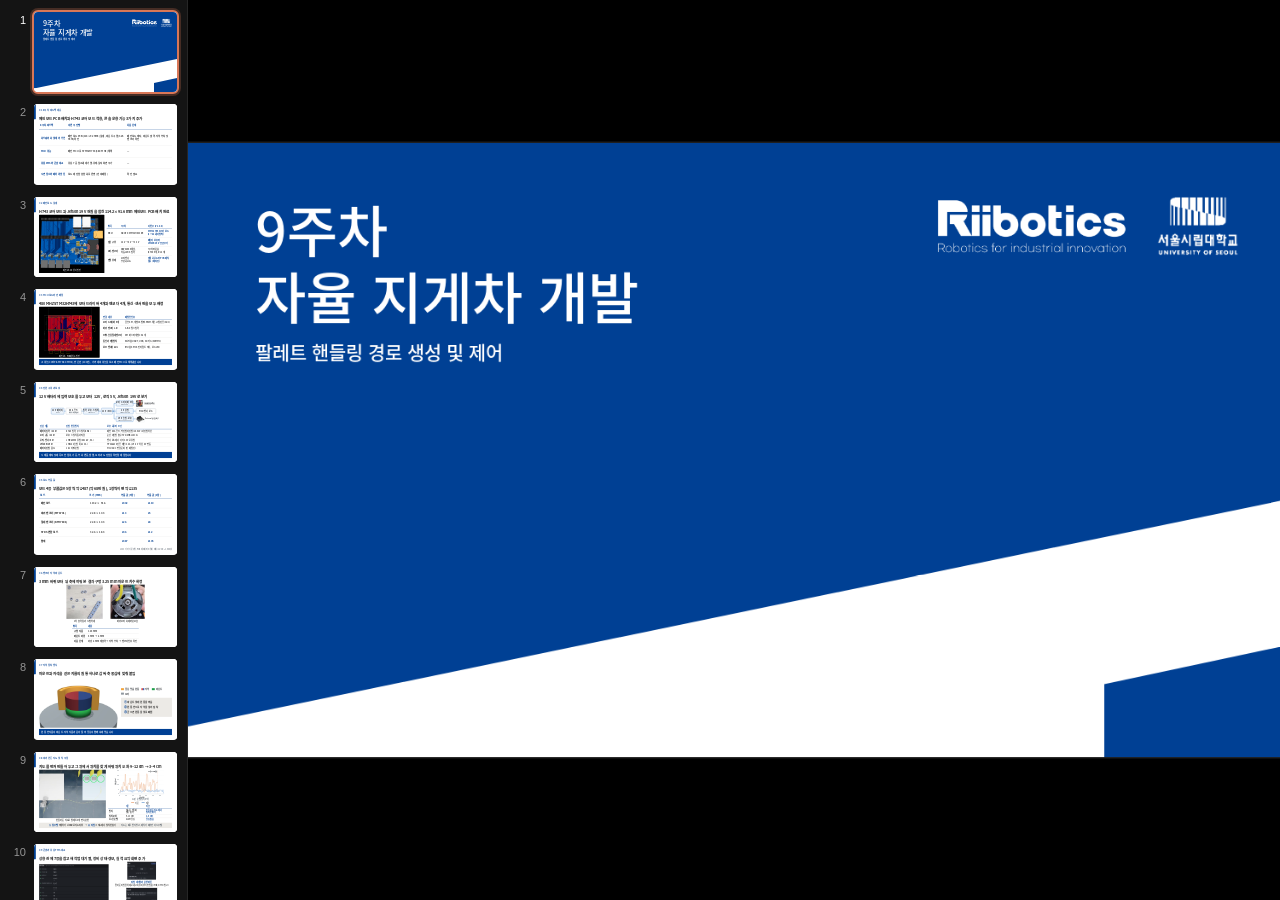
<file: week-09/index.html>
<!DOCTYPE html>
<html lang="ko"><head><meta charset="utf-8"><meta name="viewport" content="width=device-width, initial-scale=1"><title>9주차 자율 지게차 개발</title>
<link rel="icon" href="data:,">
<script src="vendor/react.production.min.js"></script><script src="vendor/react-dom.production.min.js"></script><script src="./support.js"></script></head>
<body><x-dc><helmet><meta name="viewport" content="width=device-width, initial-scale=1"><title>9주차 자율 지게차 개발</title>
<link rel="stylesheet" href="vendor/uos-slide-template/fonts/fonts.css"><link rel="stylesheet" href="vendor/uos-slide-template/_ds_bundle.css"><link rel="stylesheet" href="vendor/uos-slide-template/styles.css"><link rel="stylesheet" href="deck.css?v=be15c4069001"><script src="vendor/uos-slide-template/_ds_bundle.js"></script></helmet>
<x-import component-from-global-scope="deck-stage" from="./deck-stage.js" width="1280" height="720" hint-size="100%,100%">
<section class="title-section" data-label="개발 진행 보고" data-screen-label="01" data-duration="20" data-speaker-notes="권장 20초

안녕하십니까. 9주차 자율 지게차 개발 진행 상황을 발표할 김광민이라고 합니다. 이번 주는 8주차 발표에서 받은 피드백에 답하는 구성입니다. 먼저 피드백별로 무엇을 했는지 정리하고, 하드웨어인 메인보드와 MCU, 전원부, 엔코더 자석 마운트를 보인 뒤, 소프트웨어에서는 미리 만든 지도 위에서 위치를 추정하는 방식과 운용 콘솔을 상용 관제 시스템과 비교한 결과를 말씀드리겠습니다. 마지막으로 결론과 다음 주 계획으로 마치겠습니다. (전환)

[Sources]
진행 보고
8주차 피드백 1–5절: lightminn/forklift main f60da30a docs/references/week8_feedback.md
메인보드 회로도 · PCB: 팀 메인보드 자료 (Forklift Main Control Board V1.0.0, EasyEDA 회로도 5쪽 중 1 · 2 · 3 · 5쪽, 3D 렌더, PCB 배치도; 2026-10-28 사용자 전달)
[/Sources]" style="background:#fff">
<x-import component-from-global-scope="UOSSlideDS.TitleSlide" hint-size="100%,100%" title="9주차
자율 지게차 개발" subtitle="팔레트 핸들링 경로 생성 및 제어"></x-import><img class="partner-mark" src="assets/riibotics-logo.png" alt="Riibotics">
</section>

<section data-label="8주차 피드백 대응" data-screen-label="02" data-duration="45" data-speaker-notes="권장 45초

지난주 피드백에 대한 대응입니다. 가장 큰 지적은 시뮬레이션 같은 상위 제어보다 하드웨어와 하위 제어를 먼저 하라는 것이었습니다. 그래서 이번 주에는 하드웨어 쪽에서 메인보드의 전체 회로도와 PCB 배치를 마쳤고, 엔코더 자석을 모터 축에 붙이는 마운트를 출력해 축에 맞는 구멍 지름을 찾았습니다. 다음 주에 메인보드를 제작하고, 마운트를 실제 자석에 맞춰 다시 출력해 달 계획입니다. 두 번째로 MCU 성능에 대한 의견이 있었는데, 메인 MCU로 STM32H743을 채택해 메인보드에 꽂도록 설계했습니다. 이유는 뒤 MCU 장에서 말씀드리겠습니다. 세 번째로 콘솔을 상용 FMS와 비교해 보라는 의견에는 관제 제품 일곱 개를 조사해 작업 대기열, 장비 상태와 경보, 실적 요약 세 가지를 콘솔에 넣었습니다. 시연 장소와 배터리 충전은 아직 확인하지 못했습니다. 다만 배터리 전압을 MCU로 읽을 수 있게 메인보드에 분압 회로는 넣어 두었습니다. (전환)

[Sources]
표: 8주차 피드백별 대응
1절 하드웨어 · 하위 제어 우선, 2절 G474 느림, 3절 FMS 비교(시스콘), 5절 2공학관 지하 · 배터리 충전: lightminn/forklift main f60da30a docs/references/week8_feedback.md
보드 외곽 114.173 × 91.567 mm, 3쪽 BATTERY MONITOR ADC_BAT = VCC / 11 (MCU ADC 핀 미배정): 팀 메인보드 자료 (Forklift Main Control Board V1.0.0, EasyEDA 회로도 5쪽 중 1 · 2 · 3 · 5쪽, 3D 렌더, PCB 배치도; 2026-10-28 사용자 전달)
WeAct Studio MiniSTM32H7xx 의 STM32H743VIT6: lightminn/forklift main f60da30a docs/design/2026-10-22-h743-pinmap-draft-review.md
STM32H743VI Cortex-M7 480 MHz · 플래시 2 MB · RAM 1 MB: ST 제품 정보
G474 를 H743 으로 대체한 흐름이 아니라 메인 MCU 로 H743 을 채택; 이유는 고성능, 많은 핀 개수, 가성비 등: 사용자 (2026-10-28)
상용 FMS 7종 사례 조사, 권고 1–3 최소안: lightminn/forklift main f60da30a docs/design/2026-10-22-fms-case-survey.md (PR #87)
[/Sources]" style="background:#fff">
<x-import component-from-global-scope="UOSSlideDS.ContentSlide" hint-size="100%,100%" title="01  8주차 피드백 대응"><div class="slide-body">
<h2 class="headline">메인보드 PCB 배치와 H743 코어 보드 적용, 콘솔 운용 기능 3가지 추가</h2>
<table class="comparison h7 fb9 grow"><tr><th>8주차 피드백</th><th>이번 주 진행</th><th>다음 단계</th></tr><tr><td>하드웨어·하위 제어 우선</td><td>메인보드 PCB(114×92 mm) 설계, 마운트 구멍(3.25 mm) 확인</td><td>메인보드 제작, 마운트 출력·자석 부착 뒤 엔코더 확인</td></tr><tr><td>MCU 성능</td><td>메인 MCU로 STM32H743(480 MHz) 채택</td><td>—</td></tr><tr><td>상용 FMS와 콘솔 비교</td><td>상용 7종 참고해 대기열·상태·실적 화면 추가</td><td>—</td></tr><tr><td>시연 장소와 배터리 충전</td><td>보드에 전압 분압 회로 반영 (핀 미배정)</td><td>확인 필요</td></tr></table>
</div></x-import>
</section>

<section data-label="메인보드 설계" data-screen-label="03" data-duration="55" data-speaker-notes="권장 55초

팀원이 설계한 메인보드입니다. 크기는 114.2에 91.6밀리미터이고, 회로도 전체와 PCB 배치까지 마쳤으며 아직 제작 전입니다. 왼쪽 위와 가운데에 보이는 두 줄의 긴 헤더가 MCU 코어 보드를 꽂는 자리입니다. 아래쪽에는 모터 드라이버 네 개와 모터 커넥터 네 개가 있고, 오른쪽 위에는 조향과 승강의 절대 엔코더를 잇는 RJ 잭 두 개와 바퀴 엔코더 커넥터 두 개가 있습니다. 오른쪽에는 배터리 단자와 전원부가 있습니다. 7주차와 비교하면 모터 드라이버와 엔코더 회로는 그대로이고, 바뀐 것은 세 가지입니다. 메인 MCU로 STM32H743 코어 보드를 채택해 메인보드에 꽂게 했고, 전원부에 배터리 입력 보호와 Jetson에 줄 19볼트 전원이 더해졌고, 모터와 센서 쪽만 있던 회로도가 전체 회로도와 PCB 배치로 완성됐습니다. (전환)

[Sources]
그림: 팀 메인보드 3D 렌더 앞면 (검은 여백만 잘라 냄)
3D 렌더 앞면(실크 V1.0.0), PCB 배치도 외곽 114.173 × 91.567 mm; 1쪽 MOTOR&amp;SENSOR U14 · U15 · U1 · U11 DRV8244SQRYJRQ1, CN3–CN6 XT30PW-F20 (L · R · M · H), CN1 · CN2 HX JN1.27-2x4P, RJ1 · RJ2 5558067-1; 3쪽 POWER U13 XT60PW-M, SW1; 5쪽 JETSON_19V J2 KF301-5.0-2P: 팀 메인보드 자료 (Forklift Main Control Board V1.0.0, EasyEDA 회로도 5쪽 중 1 · 2 · 3 · 5쪽, 3D 렌더, PCB 배치도; 2026-10-28 사용자 전달)
7주차 전원 12 V → 5 V 벅 → 3.3 V LDO, MCU Nucleo STM32H533RE, 메인보드 모터 · 센서 쪽 회로도, 향후 작업 &quot;PCB 배치 → 제작&quot;: week-07/build_deck.py
L · R 구동 모터, M 조향, H 승강; 설계자는 화면에 표시하지 않음: 사용자 (2026-10-28)
[/Sources]" style="background:#fff">
<x-import component-from-global-scope="UOSSlideDS.ContentSlide" hint-size="100%,100%" title="02  메인보드 설계"><div class="slide-body">
<h2 class="headline">H743 코어 보드와 Jetson 19 V 전원을 합친 114.2×91.6 mm 메인보드 PCB 배치 완료</h2>
<div class="hw7 board9 grow">
<figure class="shot r3d"><img class="media" src="assets/h02_board_top.jpg" alt="메인보드 3D 렌더 앞면. 왼쪽 위와 가운데에 2열 22핀 헤더 두 줄, 오른쪽 위에 RJ 잭 두 개와 2열 4핀 커넥터 두 개, 오른쪽에 XT60 배터리 단자와 큰 인덕터, 아래에 모터 드라이버 네 개와 XT30 모터 커넥터 네 개, 오른쪽 아래에 전해 커패시터와 Jetson 출력 단자"><figcaption>메인보드 3D 렌더 앞면</figcaption></figure>
<table class="comparison h7 bd9"><tr><th>항목</th><th>7주차</th><th>이번 주 (V1.0.0)</th></tr><tr><td>MCU</td><td>Nucleo STM32H533RE</td><td><b>STM32H743 코어 보드<br>(2×22 헤더 장착)</b></td></tr><tr><td>전원 구성</td><td>12 V → 5 V → 3.3 V</td><td><b>배터리 보호와<br>Jetson 19 V 공급 추가</b></td></tr><tr><td>모터·엔코더</td><td>DRV8244 4채널,<br>차동·LVDS 입력</td><td>7주차와 같음<br>(XT30 4개, RJ 2개)</td></tr><tr><td>진행 상태</td><td>모터·센서<br>부분 회로도</td><td><b>전체 회로도와 PCB 배치<br>완료 (제작 전)</b></td></tr></table>
</div>
</div></x-import>
</section>

<section data-label="MCU 보드와 핀 배정" data-screen-label="04" data-duration="50" data-speaker-notes="권장 50초

MCU입니다. 메인 MCU로는 STM32H743을 채택했습니다. 이유는 세 가지입니다. 첫째로 Cortex-M7 480메가헤르츠에 플래시 2메가바이트, RAM 1메가바이트로 성능이 높습니다. 둘째로 100핀 패키지라 모터 드라이버 네 개와 엔코더 네 개, 통신과 센서까지 한 칩에 다 붙일 만큼 핀이 많습니다. 셋째로 이 성능에 비해 값이 쌉니다. MCU는 메인보드에 직접 올리지 않고, 이 칩이 달린 시판 코어 보드인 WeAct Studio의 MiniSTM32H7xx를 사서 꽂습니다. 왼쪽 배치도에서 33밀리미터 간격으로 놓인 2열 22핀 헤더 두 줄이 코어 보드 자리입니다. 오른쪽 표는 회로도에서 MCU 핀에 배정한 신호를 묶은 것입니다. 모터 드라이버 네 개는 SPI 한 묶음을 같이 쓰고, 드라이버마다 칩 선택과 방향, PWM, 출력 차단, 고장 신호, 전류 감지를 따로 받습니다. 바퀴 엔코더는 A, B, Z 펄스로, 조향과 승강의 절대 엔코더는 SPI로 들어옵니다. 그 밖에 Wi-Fi 모듈용 UART와 USB, SD 카드 자리, IMU를 달 자리와 보드 LED까지 핀을 정해 두었습니다. (전환)

[Sources]
그림: 팀 메인보드 PCB 배치도 앞면 (외곽 치수선 포함)
2쪽 STM32: 헤더 U2 · U4 HC-PM254-8.5H-2x22PZ, A0–A3 L/R/M/H_CS, A5 CLK · A7 MOSI · B4 MISO, B0 MTR_SLEEP, A6 · B1 · C0 · C4 IPROPI, B11–B15 FAULT · KTH_CLK, C1 · C2 KTH_MOSI · MISO, D0 · D1 KTH_CS1 · 2, E1 · E2 · E4–E6 · E9 · E11 · E13 · E14 IN1/IN2, D9 · D10 · D13 · D14 DRVOFF, B10 · D11 · D12 · E1 ENC_A/B, C6 · C7 Z, B8 · B9 · A10 WIFI, A11 · A12 USB_OTG_FS, C8–C12 · D2 SDMMC1, D4 SD_DETECT, D3 · D5 IMU_NCS · IMU_INT, E3 BOARD_LED; PCB 배치도 헤더 간격 33.0 mm: 팀 메인보드 자료 (Forklift Main Control Board V1.0.0, EasyEDA 회로도 5쪽 중 1 · 2 · 3 · 5쪽, 3D 렌더, PCB 배치도; 2026-10-28 사용자 전달)
WeAct Studio MiniSTM32H7xx 의 STM32H743VIT6, 초안의 모든 신호 핀이 보드의 2×22 헤더 두 줄(P1 · P2)에 나와 있음: lightminn/forklift main f60da30a docs/design/2026-10-22-h743-pinmap-draft-review.md
MCU 코어 보드 링크 (AliExpress 1005006632336183) — 페이지 내용은 열리지 않아 저장소 핀맵 검토 문서의 보드 이름을 씀: 사용자 (2026-10-28)
Arm Cortex-M7 480 MHz, 2 MB 플래시, 1 MB RAM: ST STM32H743VI 제품 페이지
[/Sources]" style="background:#fff">
<x-import component-from-global-scope="UOSSlideDS.ContentSlide" hint-size="100%,100%" title="03  MCU 보드와 핀 배정"><div class="slide-body">
<h2 class="headline">480 MHz STM32H743에 모터 드라이버 4개와 엔코더 4개, 통신·센서 핀을 모두 배정</h2>
<div class="hw7 pin9 grow">
<figure class="shot r3d"><img class="media" src="assets/h03_layout_top.jpg" alt="메인보드 PCB 배치도 앞면. 외곽 치수 114.173 mm와 91.567 mm, 2열 22핀 헤더 두 줄 U2와 U4 사이 간격 33.0 mm 치수선, 빨간 구리면 위 배선"><figcaption>메인보드 PCB 배치도 앞면</figcaption></figure>
<table class="comparison h7 pins9"><tr><th>연결 대상</th><th>배정한 신호</th></tr><tr><td>모터 드라이버 4개</td><td>공유 SPI, 개별 CS·방향·PWM·차단·고장·전류(ADC)</td></tr><tr><td>바퀴 엔코더 L·R</td><td>A·B·Z 펄스 입력</td></tr><tr><td>조향·승강 절대 엔코더</td><td>SPI 버스와 개별 CS 2개</td></tr><tr><td>통신과 저장장치</td><td>Wi-Fi용 UART, USB, SD 카드(SDMMC)</td></tr><tr><td>보조 센서와 표시</td><td>IMU용 SPI CS·인터럽트 자리, 보드 LED</td></tr></table>
</div>
<div class="takeaway">고성능(Cortex-M7 480 MHz), 많은 핀(100핀), 가격 대비 성능을 보고 메인 MCU로 채택했습니다</div>
</div></x-import>
</section>

<section data-label="전원 구성과 보호" data-screen-label="05" data-duration="60" data-speaker-notes="권장 60초

전원부입니다. 12볼트 배터리는 XT60 단자로 들어오고, 배터리 바로 옆 배선에 50암페어 퓨즈를 둡니다. 보드에 들어오면 먼저 입력 보호 스위치를 지납니다. LM74801 컨트롤러와 MOSFET 두 개로 배터리를 거꾸로 꽂아도 전류가 흐르지 않게 막고, 전압이 10.41볼트 아래로 떨어지면 끄고 11.33볼트가 되면 다시 켜며, 16볼트 정도를 넘으면 차단합니다. 주 스위치로 전체를 켜고 끕니다. 이렇게 보호된 12볼트를 세 갈래로 나눕니다. 모터 드라이버 네 개는 12볼트를 그대로 쓰고, LMR60440 강압 컨버터가 5볼트를 만들어 MCU와 센서 보드에 주며, 센서 보드는 7주차처럼 각자 3.3볼트로 한 번 더 낮춥니다. 이번에 새로 들어간 것이 Jetson 전원입니다. LM5122 승압 컨버터로 12볼트를 19볼트로 올리고, 출력 약 3암페어를 목표로 합니다. 뒤에 TPS26630 보호 칩을 두어 전류를 약 3.2암페어로 제한하고 천천히 켜지게 했고, 19.5볼트를 넘으면 끊고 5볼트가 정상일 때만 19볼트가 나가게 했습니다. 배터리 전압은 11분의 1로 나눠 MCU가 읽을 수 있게 했습니다. 아직 만들기 전이라 제작 뒤에 안정성과 발열 같은 항목을 확인할 예정입니다. (전환)

[Sources]
그림: 회로도 3 · 5쪽의 전원 경로를 다시 그림
3쪽 POWER: 12V BATTERY INPUT → HIGH-SIDE NMOS SWITCH → VCC, Q6 · Q7 CSD18510Q5B, U16 LM74801QDRRRQ1 「EN UVLO ~11.33V ON / 10.41V OFF. Battery OVP ~16V」, D1 · D2 SMBJ18CA, 「External F1 (50A) is installed beside battery +」 0498050.M · 홀더 04980921GXM5, SW1 MSK12C02, U12 LMR604403SRAKR 「5.016V nominal」(4A IC), ADC_BAT = VCC/11 「MCU ADC pin unassigned」; 5쪽 JETSON_19V: U20 LM5122MH/NOPB 「19V nominal | about 3A output target | 5A power-stage sizing」, U22 TPS26630RGET 「UVLO + current limit ~3.2A + controlled startup」, U21 TLV6700DDCR 「PRECISION OVP (~19.5V) AND 5V INTERLOCK」, J2 「Jetson barrel 5.5/2.5mm, center positive」, 「Prototype review required: loop stability, startup, load steps, thermals and motor transients」: 팀 메인보드 자료 (Forklift Main Control Board V1.0.0, EasyEDA 회로도 5쪽 중 1 · 2 · 3 · 5쪽, 3D 렌더, PCB 배치도; 2026-10-28 사용자 전달)
d02_truck.jpg 팀 차체 사진(5주차), d02_jetson.jpg Wikimedia Commons NVIDIA Jetson Nano Developer Kit (SparkFun, CC BY 2.0) — 8주차 SOURCES.md 와 같은 파일: 그림 사진
[/Sources]" style="background:#fff">
<x-import component-from-global-scope="UOSSlideDS.ContentSlide" hint-size="100%,100%" title="04  전원 구성과 보호"><div class="slide-body">
<h2 class="headline">12 V 배터리에 입력 보호를 두고 모터 12 V, 로직 5 V, Jetson 19 V로 분기</h2>
<div class="pw9"><svg class="diagram" viewBox="0 0 1272 268" role="img" aria-label="12 V 배터리에서 50 A 퓨즈와 입력 보호 스위치를 지나 12 V(VCC)가 되고, 모터 드라이버 4개, 5 V 강압을 거쳐 MCU와 센서 보드, 19 V 승압과 보호를 거쳐 Jetson으로 갈라짐"><g font-family="var(--uos-font)"><defs><marker id="ah9" viewBox="0 0 10 10" refX="9" refY="5" markerWidth="5" markerHeight="5" orient="auto"><path d="M0,0 L10,5 L0,10 z" fill="#2f74c0"/></marker></defs><rect x="4" y="98" width="150" height="72" rx="8" fill="#eef4fb" stroke="#2f74c0" stroke-width="2.5"/><text x="79.0" y="130.0" text-anchor="middle" font-size="21" font-weight="700" fill="#1b1f24">12 V 배터리</text><text x="79.0" y="155.0" text-anchor="middle" font-size="16" fill="#44505c">XT60</text><line x1="154" y1="134" x2="172" y2="134" stroke="#2f74c0" stroke-width="4" marker-end="url(#ah9)"/><rect x="176" y="98" width="180" height="72" rx="8" fill="#fff" stroke="#9aa3ad" stroke-width="2.5"/><text x="266.0" y="130.0" text-anchor="middle" font-size="21" font-weight="700" fill="#1b1f24">50 A 퓨즈</text><text x="266.0" y="155.0" text-anchor="middle" font-size="16" fill="#44505c">(배터리 + 배선에 설치)</text><line x1="356" y1="134" x2="374" y2="134" stroke="#2f74c0" stroke-width="4" marker-end="url(#ah9)"/><rect x="378" y="98" width="180" height="72" rx="8" fill="#eef4fb" stroke="#2f74c0" stroke-width="2.5"/><text x="468.0" y="130.0" text-anchor="middle" font-size="21" font-weight="700" fill="#1b1f24">입력 보호·스위치</text><text x="468.0" y="155.0" text-anchor="middle" font-size="16" fill="#44505c">LM74801</text><line x1="558" y1="134" x2="584" y2="134" stroke="#2f74c0" stroke-width="4" marker-end="url(#ah9)"/><rect x="588" y="98" width="130" height="72" rx="8" fill="#eef4fb" stroke="#2f74c0" stroke-width="2.5"/><text x="653.0" y="141.0" text-anchor="middle" font-size="21" font-weight="700" fill="#1b1f24">12 V (VCC)</text><polyline points="718,134 736,134 736,44 756,44" fill="none" stroke="#2f74c0" stroke-width="4" marker-end="url(#ah9)"/><line x1="718" y1="134" x2="756" y2="134" stroke="#2f74c0" stroke-width="4" marker-end="url(#ah9)"/><polyline points="718,134 736,134 736,224 756,224" fill="none" stroke="#2f74c0" stroke-width="4" marker-end="url(#ah9)"/><rect x="760" y="12" width="200" height="64" rx="8" fill="#eef4fb" stroke="#2f74c0" stroke-width="2.5"/><text x="860.0" y="40.0" text-anchor="middle" font-size="21" font-weight="700" fill="#1b1f24">모터 드라이버 4개</text><text x="860.0" y="65.0" text-anchor="middle" font-size="16" fill="#44505c">DRV8244</text><rect x="760" y="102" width="200" height="64" rx="8" fill="#eef4fb" stroke="#2f74c0" stroke-width="2.5"/><text x="860.0" y="130.0" text-anchor="middle" font-size="21" font-weight="700" fill="#1b1f24">5 V 강압</text><text x="860.0" y="155.0" text-anchor="middle" font-size="16" fill="#44505c">LMR60440, 4 A</text><rect x="760" y="192" width="200" height="64" rx="8" fill="#eef4fb" stroke="#2f74c0" stroke-width="2.5"/><text x="860.0" y="220.0" text-anchor="middle" font-size="21" font-weight="700" fill="#1b1f24">19 V 승압·보호</text><text x="860.0" y="245.0" text-anchor="middle" font-size="16" fill="#44505c">LM5122, TPS26630</text><line x1="960" y1="44" x2="988" y2="44" stroke="#2f74c0" stroke-width="4" marker-end="url(#ah9)"/><line x1="960" y1="134" x2="988" y2="134" stroke="#2f74c0" stroke-width="4" marker-end="url(#ah9)"/><line x1="960" y1="224" x2="988" y2="224" stroke="#2f74c0" stroke-width="4" marker-end="url(#ah9)"/><clipPath id="c9_d02_truck"><rect x="992" y="4" width="80" height="80" rx="8"/></clipPath><image href="assets/d02_truck.jpg" x="992" y="4" width="80" height="80" preserveAspectRatio="xMidYMid slice" clip-path="url(#c9_d02_truck)"/><rect x="992" y="4" width="80" height="80" rx="8" fill="none" stroke="#c3cad3" stroke-width="1.5"/><text x="1080" y="51" font-size="17" font-weight="700" fill="#1b1f24">구동·조향·승강 모터 4개</text><rect x="992" y="104" width="230" height="60" rx="8" fill="#fff" stroke="#9aa3ad" stroke-width="2.5"/><text x="1107.0" y="141.0" text-anchor="middle" font-size="21" font-weight="700" fill="#1b1f24">MCU·센서 보드</text><clipPath id="c9_d02_jetson"><rect x="992" y="186" width="96" height="76" rx="8"/></clipPath><image href="assets/d02_jetson.jpg" x="992" y="186" width="96" height="76" preserveAspectRatio="xMidYMid slice" clip-path="url(#c9_d02_jetson)"/><rect x="992" y="186" width="96" height="76" rx="8" fill="none" stroke="#c3cad3" stroke-width="1.5"/><text x="1098" y="231" font-size="19" font-weight="700" fill="#1b1f24">Jetson (원형 잭)</text></g></svg></div>
<table class="comparison h7 pwt9 grow"><tr><th>전원 계통</th><th>전압 변환 방식</th><th>보호 회로와 조건</th></tr><tr><td>배터리 입력 (12 V)</td><td>XT60 입력, 주 스위치(SW1)</td><td>배선 50 A 퓨즈, 역전압·저전압(10.41 V)·과전압 차단</td></tr><tr><td>모터 구동 (12 V)</td><td>보호 스위치 통과 직결</td><td>순간 과전압 흡수 TVS(SMBJ18CA)</td></tr><tr><td>로직·센서 (5 V)</td><td>LMR60440 강압 (5.016 V, 4 A)</td><td>센서 보드에서 각자 3.3 V로 강압</td></tr><tr><td>Jetson (19 V)</td><td>LM5122 승압 (목표 3 A)</td><td>TPS26630 전류 제한(3.2 A), 19.5 V 차단, 5 V 연동</td></tr><tr><td>배터리 전압 감시</td><td>1/11 저항 분압</td><td>MCU ADC 연결 준비 (핀 배정 전)</td></tr></table>
<div class="takeaway">시제품 제작 뒤에 루프 안정성, 기동, 부하 변동, 발열, 모터 과도 전압을 확인할 예정입니다</div>
</div></x-import>
</section>

<section data-label="보드 부품값" data-screen-label="06" data-duration="45" data-speaker-notes="권장 45초

보드 부품값입니다. 팀원이 보드 네 종류에 들어가는 부품값을 LCSC 가격으로 추정했습니다. 다섯 장씩 만들면 합계 약 487달러, 우리 돈 약 68만 원이고, 그 대부분인 402달러가 메인보드입니다. 메인보드에는 모터 드라이버 네 개와 전원부 부품이 들어가기 때문입니다. 한 장씩만 만들면 합계 약 135달러입니다. 작은 보드는 최소 주문 단위가 있어 한 장만 사도 장당 값이 조금 비쌉니다. 여기에 PCB 제작비와 조립비는 넣지 않았습니다. 모터 드라이버 DRV8244처럼 재고가 모자란 부품은 다른 곳에서 사거나 대체품으로 바꿉니다. (전환)

[Sources]
표: 팀 PCB 제작 비용 비교 문서의 부품값 (LCSC, 5장 · 1장)
설계별 5장, USD, 1 USD = 1,400원 가정, 견적 전 추정; 합계(부품 + SMT 현재 양면 Standard + PCB): Motor Board $558.91 + PCB(100 × 100 mm 초과, 견적 필요, 장당 약 $111.8), MT_DS $75.53(약 $15.1), KTH7801 $89.72(약 $17.9), STDS $112.89(약 $22.6), 4종 약 $837 + Motor PCB(약 117만 원); Motor 부품값 5장 $402.11 · 1장만 $110.42; 작은 보드 3종 A 따로 주문(양면) 약 $278, B 따로 + 앞면 배치 약 $170, C V-cut 패널 약 $172 + 다른 설계 추가 요금; JLC 재고(2026-10-28 조회) DRV8244 20개 필요 · 재고 3(Mouser 33개), LMR604403 · TPS26630 등 재고 0 → 대체품: 팀 PCB 제작 비용 비교 (2026-10-28, 로봇 저장소 docs/references/team-hardware/2026-10-28/pcb-cost-comparison.md, 로컬 전용)
PCB 가격도 넣어; 부품 가격으로 적고 SMT 조립비는 넣지 말 것: 사용자 (2026-10-28)
부품값 5장 $402.11 + $13.08 + $25.83 + $46.32 = $487.34(× 1,400 = 약 68.2만 원); 1장만 $110.42 + $4.93 + $7.62 + $11.73 = $134.70: 계산
[/Sources]" style="background:#fff">
<x-import component-from-global-scope="UOSSlideDS.ContentSlide" hint-size="100%,100%" title="05  보드 부품값"><div class="slide-body">
<h2 class="headline">보드 4종 부품값은 5장씩 약 $487 (약 68만 원), 1장씩이면 약 $135</h2>
<table class="comparison h7 cost9 grow"><tr><th>보드</th><th>크기 (mm)</th><th>부품값 (5장)</th><th>부품값 (1장)</th></tr><tr><td>메인보드</td><td>114.2 × 91.6</td><td>$402</td><td>$110</td></tr><tr><td>바퀴 엔코더 (MT6701)</td><td>22.8 × 10.4</td><td>$13</td><td>$5</td></tr><tr><td>절대 엔코더 (KTH7801)</td><td>22.8 × 10.4</td><td>$26</td><td>$8</td></tr><tr><td>STDS 변환 보드</td><td>32.6 × 18.4</td><td>$46</td><td>$12</td></tr><tr><td><b>합계</b></td><td></td><td><b>$487</b></td><td><b>$135</b></td></tr></table>
<p class="note9">LCSC 가격 기준 추정, PCB 제작비와 조립비 제외 (1 USD = 1,400원)</p>
</div></x-import>
</section>

<section data-label="엔코더 자석 마운트" data-screen-label="07" data-duration="50" data-speaker-notes="권장 50초

엔코더 자석 마운트입니다. 바퀴 모터 뒤쪽으로 나온 축에 엔코더 자석을 붙여야 하는데, 축을 재 보니 지름 3밀리미터에 2밀리미터 정도만 튀어나와 있어 자석을 바로 붙일 자리가 없습니다. 그래서 축에 끼우는 링을 PLA로 출력해 그 윗면에 자석을 붙입니다. 링 높이는 1.6밀리미터로, 끼웠을 때 윗면이 축 끝과 같은 높이가 되고 아래는 모터 면과 0.4밀리미터 떨어집니다. 3D 프린터로 뽑은 구멍은 설계보다 작게 나오기 때문에, 구멍 지름을 3.00밀리미터부터 3.25밀리미터까지 0.05밀리미터씩 여섯 가지로 뽑고 맞춤 시험 막대도 같이 뽑았습니다. 왼쪽이 그 출력물이고, 실제 축에 끼워 보니 가장 큰 3.25밀리미터가 딱 맞았습니다. 오른쪽이 모터 축에 끼운 모습입니다. 이번 출력은 지름 5밀리미터 자석용이었는데 실제로 붙일 자석은 6밀리미터라서, 바깥 지름을 6밀리미터로 바꿔 다시 출력한 뒤 자석을 붙이고 회전과 엔코더 신호를 확인하겠습니다. (전환)

[Sources]
사진: 1차 출력물과 모터 축에 끼운 모습 (2026-10-26 팀 촬영)
모터 축 3 mm, shaft3mm 폴더의 구멍 3.00–3.25 mm 가운데 가장 큰 3.25 mm 가 딱 맞음(실측); 1차 출력은 자석 5 mm 용이라 자석 6 mm 에 맞춰 외경 6.00 mm 로 다시 출력 예정: 사용자 (2026-10-28)
shaft3mm/: collar_OD5_H1.6_bore3.00–3.25(0.05 간격), fit_test_bar_bore3.00-3.25; SHAFT_H 2.0(대략 실측) − GAP 0.4 = 높이 1.6, 윗면이 축 끝과 같은 높이; FDM 구멍은 작게 나옴: lightminn/forklift artifacts/cad/motor-shaft-magnet-adapter (git 미추적, README · build_adapter.py)
팀 촬영 2026-10-26 (휴대폰 사진 두 장, 방향 바로잡고 잘라 다시 인코딩): 사진
[/Sources]" style="background:#fff">
<x-import component-from-global-scope="UOSSlideDS.ContentSlide" hint-size="100%,100%" title="06  엔코더 자석 마운트"><div class="slide-body">
<h2 class="headline">3 mm 바퀴 모터 뒤 축에 끼워 본 결과 구멍 3.25 mm 마운트 치수 확정</h2>
<div class="adp9 grow">
<figure class="shot"><img class="media" src="assets/h05_print.jpg" alt="책상 위의 1차 출력물. 회색 PLA 링 아홉 개와 구멍 여섯 개가 뚫린 맞춤 시험 막대"><figcaption>1차 출력 링과 시험 막대</figcaption></figure>
<figure class="shot"><img class="media" src="assets/h05_mounted.jpg" alt="바퀴 모터 뒷면. 가운데 축에 회색 링이 끼워져 있고 양옆으로 노란색, 초록색 전원선"><figcaption>바퀴 모터 축에 끼운 모습</figcaption></figure>
</div>
<table class="comparison h7 adpt9"><tr><th>항목</th><th>내용</th></tr><tr><td>구멍 지름</td><td>3.25 mm</td></tr><tr><td>마운트 외경</td><td>5 mm → 6 mm</td></tr><tr><td>다음 단계</td><td>외경 6 mm 재출력 → 자석 부착 → 엔코더 신호 확인</td></tr></table>
</div></x-import>
</section>

<section data-label="자석 장착 방식" data-screen-label="08" data-duration="45" data-speaker-notes="권장 45초

자석을 붙이는 방법입니다. 자석이 축 중심에서 벗어나면 엔코더가 읽는 각도에 오차가 생기기 때문에, 마운트와 자석의 중심을 축에 맞추는 것이 중요합니다. 먼저 마운트를 축에 끼우고 평평한 판으로 눌러, 판이 축 끝에 닿을 때 멈춥니다. 그러면 마운트 윗면이 축 끝과 같은 높이가 되고 모터 면과는 틈이 남습니다. 다음으로 자석과 같은 지름의 구멍이 뚫린 원통을 마운트 위에 씌웁니다. 마운트와 자석의 지름이 같아서 이 원통 하나로 둘의 중심을 함께 맞출 수 있습니다. 원통 안으로 자석을 넣는데, 접착제는 가운데에만 조금 발라 원통 벽에 붙지 않게 하고, 원통 옆 창으로 테두리에 접착제가 새지 않았는지 봅니다. 굳으면 원통을 위로 빼내면 됩니다. 영상은 축 3밀리미터, 마운트와 자석 6밀리미터 기준으로 만든 3D 애니메이션이고, 원통은 안이 보이도록 앞쪽 절반을 잘라 그렸습니다. 원통도 이 지름에 맞춰 출력합니다. (전환)

[Sources]
영상: 장착 순서 3D 애니메이션
장착 순서: 평판으로 눌러 칼라 윗면 = 축 끝(모터 면과 0.4 mm 틈), 젤형 순간접착제로 칼라 고정, 중심 맞춤 관(magnet_centring_tube_id5.20 · id5.30)을 칼라에 1.2 mm 걸쳐 씌움, 접착제는 가운데에만(관에 붙지 않게, 창으로 테두리 확인), 굳으면 관을 위로 뺌; 칼라와 자석이 같은 지름이라 한 구멍으로 둘 다 맞춤, 중심 어긋남 여유 0.2 mm(5.20 관): lightminn/forklift artifacts/cad/motor-shaft-magnet-adapter (git 미추적) README · install_guide.html
week-09/tools/sleeve_anim.html(three.js r128)을 헤드리스 Chromium 에서 8 s 녹화(MediaRecorder) → H.264; 축 Ø3, 마운트 외경 6 · 구멍 3.25 · 높이 1.6, 모터 면 틈 0.4, 자석 Ø6, 원통 구멍 6.2 · 걸침 1.2(1차 설계값); 자석 두께 2.5 · 원통 벽은 그림용 값, 원통은 앞쪽 절반을 잘라 보임: 영상
장착 방식(원통으로 맞추는 것)도 보여 달라: 사용자 (2026-10-28)
[/Sources]" style="background:#fff">
<x-import component-from-global-scope="UOSSlideDS.ContentSlide" hint-size="100%,100%" title="07  자석 장착 방식"><div class="slide-body">
<h2 class="headline">마운트와 자석을 같은 지름의 원통 하나로 감싸 축 중심에 맞춰 붙임</h2>
<div class="sleeve9 grow">
<figure class="shot"><video class="media" src="assets/h06_sleeve.mp4" poster="assets/h06_sleeve_poster.jpg" autoplay loop muted playsinline aria-label="3D 애니메이션. 모터 축에 끼운 초록색 마운트 위로 단면이 잘린 주황색 원통이 내려와 씌워지고, 빨강과 파랑으로 나뉜 자석이 원통 안으로 내려와 마운트 위에 앉은 뒤, 원통이 위로 빠져나가 마운트와 자석만 남음"></video></figure>
<div class="stack sleeve9r">
<div class="lgd7"><span class="lg"><span class="sw" style="background:#f2a33a"></span>중심 맞춤 원통</span><span class="lg"><span class="sw" style="background:linear-gradient(90deg,#d9534f 50%,#3d63b8 50%)"></span>자석</span><span class="lg"><span class="sw" style="background:#1f9e4a"></span>마운트</span><span class="lg"><span class="sw" style="background:#8f979f"></span>모터</span></div>
<div class="phase-flow vert"><span><b>①</b> 마운트 위에 원통을 씌움</span><span><b>②</b> 원통 안으로 자석을 넣어 접착</span><span><b>③</b> 굳으면 원통을 위로 빼냄</span></div>
</div>
</div>
<div class="takeaway">원통 안지름이 마운트·자석 지름과 같아 둘의 중심이 함께 축에 맞음니다</div>
</div></x-import>
</section>

<section data-label="미리 만든 지도 위치 추정" data-screen-label="09" data-duration="60" data-speaker-notes="권장 60초

소프트웨어입니다. 지금까지는 지게차가 운행하면서 SLAM으로 지도를 만들고, 동시에 그 지도 위에서 자기 위치를 찾았습니다. 그러면 지도 자체가 계속 바뀌어 위치가 흔들립니다. 이번 주에는 방식을 바꿔, 처음 한 번 주행해 지도를 만들어 두고 실제 작업 때는 그 고정된 지도 위에서 위치만 찾게 했습니다. 왼쪽 영상은 지금 방식으로 Isaac에서 팔레트 세 개를 차례로 옮기는 장면입니다. 오른쪽 위 그래프는 같은 장면을 한 시간 동안 운행하며 잰 위치 오차입니다. 주황색인 기존 방식은 10에서 20센티미터를 오르내리다가, 지도가 커지면서 계산이 1초 안에 끝나지 못해 56분쯤 SLAM이 끊겼습니다. 파란색인 지금 방식은 65분 내내 3에서 4센티미터를 유지했습니다. 지도는 누가 미리 주는 것이 아닙니다. 새 장소에서 처음 한 번 주행할 때 지게차가 LiDAR로 직접 지도를 만들어 저장하고, 그다음부터의 작업은 그 지도 위에서 위치만 찾습니다. 선반이나 벽 같은 배치가 바뀌면 그 장소를 다시 한 번 주행해 지도를 새로 만듭니다. 시뮬레이션에서는 이 첫 주행도 평소 작업처럼 팔레트를 옮기며 했고, 실차에서 첫 주행을 어떻게 할지는 아직 정하는 중입니다. 여러 번 돌린 결과로 보면 위치 오차 중앙값이 9에서 12센티미터에서 3에서 4센티미터로 줄었고, 하역 칸에 맞춰 들어갈 때 옆으로 치우치는 정도도 최대 22센티미터에서 1.2센티미터로 줄었습니다. (전환)

[Sources]
영상: Isaac Sim 탑뷰 (12배속), 그림: S3 2차 확인 일자 배치 seed 3 두 실행의 위치 오차 (1분 중앙값)
5b 1차 확인(ws1 s3conf_874e44a4, 장면 line_m · random_m × seed 1 · 2): 적용 위치 오차 중앙 L 0.029–0.038 m · R 0.089–0.119 m, L 은 SLAM 끊김 없음; 5d 2차 확인(s3conf2_3a37e216): R line_m 두 실행 slam_link_failed 3,371 · 3,610 s(해당 scan 응답 1.149 · 1.096 s 로 1 s 기한 초과, 지도 그래프 증가 유형), L 네 실행 SLAM 끊김 없음; 사용자 결정(2026-10-27) (b) 예외 채택으로 live 기본 A 전환, 받아들인 한계 셋은 5d: lightminn/forklift main f60da30a docs/plans/2026-10-26-slam-localization-default.md
하역 도킹 1회차 estimate_vs_truth_at_match |dy| 최대: A 0.012 m(36개) 대 mapping rh 0.219 m(9개); 두 배치는 seed · 스냅숏 · 목적지 구성이 달라 기술 비교: lightminn/forklift main f60da30a docs/plans/2026-10-27-slam-a-return-start-remeasure.md (PR #179)
ws1 test_runs/live/s3conf2_3a37e216 의 s3b_R_line_m_s3 · s3b_L_line_m_s3 spool/slam.control 행 [t, 적용 후축 x, y, yaw, 참값 x, y, yaw] 에서 |적용 − 참| 위치를 1분 구간 중앙값으로 (시뮬 시간, team-spec 오도메트리, D7_HOLD 끔): 그래프
ws1 test_runs/live/dk9a_36b9b7de/dk9a_random_m_s0 (잡 12032, 2026-10-28): random_m 대기열 P-4:D-1, P-5:D-2, P-3:D-3, seed 0, 등록부 지도(random_m_team_spec_quantized_0facac3eea66) 위 위치 추정, D7_HOLD 켬, 3/3 완료; transport.mp4 탑뷰를 1160 × 660 at x 110 으로 잘라 12배속. 스냅숏 dk9v_36b9b7de 는 trf_36b9b7de 에서 record_video_overlay(t) 한 줄만 stamp 로 바꾼 렌더용 사본: 영상
console/README.md「SLAM 지도」: 조사 에폭(slam_survey.sbatch, live 미션을 지도 작성 모드로 돔)으로 묶음을 만들고 수락 검사 뒤 등록부에 올림, 배치가 바뀌면 다시 조사; 실차 지도의 수락 · 조사 주행 방법은 미정(계획 6장), 자율 조사는 보류(사용자 결정, S-P1 뒤): 지도 만드는 법
조사 에폭(slam_survey.sbatch)으로 장면별 지도 묶음을 만들어 등록부(config/slam_map_bundles.yaml)에 올리고, 콘솔 live 는 그 묶음 위에서 위치 추정: 운용 흐름
[/Sources]" style="background:#fff">
<x-import component-from-global-scope="UOSSlideDS.ContentSlide" hint-size="100%,100%" title="08  미리 만든 지도 위치 추정"><div class="slide-body">
<h2 class="headline">지도를 먼저 만들어 두고 그 위에서 위치를 찾게 바꿔 위치 오차 9–12 cm → 3–4 cm</h2>
<div class="loc9 grow">
<figure class="shot"><video class="media" src="assets/l06_prebuilt_map.mp4" poster="assets/l06_prebuilt_map_poster.jpg" autoplay loop muted playsinline aria-label="위에서 본 Isaac 랜덤 배치 장면. 지게차가 미리 만든 지도 위에서 위치를 찾으며 왼쪽 적재 구역의 팔레트 세 개를 차례로 집어 오른쪽 하역 구역의 세 칸에 내려놓음"></video><figcaption>만들어 둔 지도로 팔레트 3개 연속 운반</figcaption></figure>
<div class="stack loc9r">
<figure class="chart9"><svg class="diagram" viewBox="0 0 640 360" role="img" aria-label="운행 시간에 따른 위치 오차. 기존 방식은 10에서 20 센티미터를 오르내리다 56분에 SLAM이 끊기고, 지금 방식은 65분 동안 3에서 4 센티미터"><g font-family="var(--uos-font)"><line x1="62" y1="306.0" x2="622" y2="306.0" stroke="#e6e9ed" stroke-width="1"/><text x="54" y="312.0" text-anchor="end" font-size="16" fill="#44505c">0</text><line x1="62" y1="247.6" x2="622" y2="247.6" stroke="#e6e9ed" stroke-width="1"/><text x="54" y="253.6" text-anchor="end" font-size="16" fill="#44505c">5</text><line x1="62" y1="189.2" x2="622" y2="189.2" stroke="#e6e9ed" stroke-width="1"/><text x="54" y="195.2" text-anchor="end" font-size="16" fill="#44505c">10</text><line x1="62" y1="130.8" x2="622" y2="130.8" stroke="#e6e9ed" stroke-width="1"/><text x="54" y="136.8" text-anchor="end" font-size="16" fill="#44505c">15</text><line x1="62" y1="72.4" x2="622" y2="72.4" stroke="#e6e9ed" stroke-width="1"/><text x="54" y="78.4" text-anchor="end" font-size="16" fill="#44505c">20</text><line x1="62" y1="14.0" x2="622" y2="14.0" stroke="#e6e9ed" stroke-width="1"/><text x="54" y="20.0" text-anchor="end" font-size="16" fill="#44505c">25</text><text x="62.0" y="330" text-anchor="middle" font-size="16" fill="#44505c">0</text><text x="146.8" y="330" text-anchor="middle" font-size="16" fill="#44505c">10</text><text x="231.7" y="330" text-anchor="middle" font-size="16" fill="#44505c">20</text><text x="316.5" y="330" text-anchor="middle" font-size="16" fill="#44505c">30</text><text x="401.4" y="330" text-anchor="middle" font-size="16" fill="#44505c">40</text><text x="486.2" y="330" text-anchor="middle" font-size="16" fill="#44505c">50</text><text x="571.1" y="330" text-anchor="middle" font-size="16" fill="#44505c">60</text><line x1="62" y1="306" x2="622" y2="306" stroke="#9aa3ad" stroke-width="1.5"/><text x="342.0" y="354" text-anchor="middle" font-size="17" fill="#1b1f24">운행 시간 (분)</text><text x="16" y="160.0" text-anchor="middle" font-size="17" fill="#1b1f24" transform="rotate(-90 16 160.0)">위치 오차 (cm)</text><polyline points="66.2,287.3 74.7,261.6 83.2,240.6 91.7,213.7 100.2,268.6 108.7,158.8 117.2,161.2 125.6,207.9 134.1,54.9 142.6,251.1 151.1,209.1 159.6,261.6 168.1,177.5 176.5,169.3 185.0,190.4 193.5,105.1 202.0,244.1 210.5,168.2 219.0,256.9 227.5,199.7 235.9,150.7 244.4,168.2 252.9,217.2 261.4,199.7 269.9,140.1 278.4,265.1 286.8,237.1 295.3,47.9 303.8,47.9 312.3,249.9 320.8,185.7 329.3,239.4 337.8,162.3 346.2,265.1 354.7,251.1 363.2,177.5 371.7,285.0 380.2,186.9 388.7,265.1 397.2,176.4 405.6,51.4 414.1,81.7 422.6,197.4 431.1,211.4 439.6,202.0 448.1,156.5 456.5,269.8 465.0,195.0 473.5,192.7 482.0,123.8 490.5,161.2 499.0,141.3 507.5,262.8 515.9,184.5 524.4,164.7 532.9,161.2 541.4,158.8" fill="none" stroke="#e07b39" stroke-width="2.5" stroke-linejoin="round" stroke-linecap="round"/><polyline points="66.2,293.2 74.7,261.6 83.2,280.3 91.7,269.8 100.2,283.8 108.7,253.4 117.2,278.0 125.6,267.5 134.1,260.4 142.6,256.9 151.1,256.9 159.6,261.6 168.1,254.6 176.5,275.6 185.0,261.6 193.5,278.0 202.0,260.4 210.5,285.0 219.0,259.3 227.5,289.6 235.9,259.3 244.4,276.8 252.9,255.8 261.4,267.5 269.9,262.8 278.4,253.4 286.8,269.8 295.3,259.3 303.8,285.0 312.3,259.3 320.8,278.0 329.3,260.4 337.8,288.5 346.2,278.0 354.7,280.3 363.2,258.1 371.7,262.8 380.2,252.3 388.7,260.4 397.2,266.3 405.6,260.4 414.1,282.6 422.6,253.4 431.1,285.0 439.6,260.4 448.1,287.3 456.5,267.5 465.0,281.5 473.5,258.1 482.0,271.0 490.5,282.6 499.0,260.4 507.5,286.1 515.9,260.4 524.4,280.3 532.9,244.1 541.4,280.3 549.9,260.4 558.4,282.6 566.8,258.1 575.3,260.4 583.8,255.8 592.3,260.4 600.8,281.5 609.3,254.6 617.8,295.5" fill="none" stroke="#2f74c0" stroke-width="2.5" stroke-linejoin="round" stroke-linecap="round"/><line x1="541.4" y1="14.0" x2="541.4" y2="306" stroke="#e07b39" stroke-width="1.5" stroke-dasharray="5 4"/><text x="535.4" y="35.0" text-anchor="end" font-size="17" font-weight="700" fill="#1b1f24">56분 SLAM 끊김</text></g></svg><figcaption>1시간 운행 위치 오차</figcaption></figure>
<div class="lgd7"><span class="lg"><span class="sw ln" style="background:#e07b39"></span>기존</span><span class="lg"><span class="sw ln" style="background:#2f74c0"></span>지금</span></div>
<table class="comparison h7 loct9"><tr><th></th><th>기존</th><th>지금</th></tr><tr><td>방식</td><td>지도를 만들며<br>위치 찾기</td><td><b>만들어 둔 지도에서<br>위치만 찾기</b></td></tr><tr><td>위치 오차</td><td>9–12 cm</td><td><b>3–4 cm</b></td></tr><tr><td>1시간 운행</td><td>SLAM 끊김</td><td><b>끊김 없음</b></td></tr></table>
</div>
</div>
<div class="phase-flow map9"><span><b>① 첫 주행</b> 지게차가 LiDAR로 지도 작성</span><span class="arrow">→</span><span><b>② 작업</b> 그 지도에서 위치만 찾기</span><span class="sep9">지도는 따로 받지 않고, 배치가 바뀌면 다시 주행</span></div>
</div></x-import>
</section>

<section data-label="콘솔과 상용 FMS 비교" data-screen-label="10" data-duration="55" data-speaker-notes="권장 55초

운용 콘솔을 상용 FMS와 비교한 결과입니다. FMS에는 정해진 표준이 없어서, 피드백에서 말씀하신 시스콘로보틱스의 SARICS를 포함해 OTTO, MiR, BlueBotics, Seegrid, AGILOX, VisionNav 일곱 제품의 공개 자료를 보고 기능을 비교했습니다. 지도 위 차량 표시, 작업 지시, 진행 단계 표시, 수동 조종은 8주차에 이미 있었습니다. 이번에 넣은 것은 세 가지입니다. 첫째는 작업 대기열입니다. 작업을 쌓아 두면 하나씩 차례로 내고, 남은 팔레트를 전부 옮기는 항목은 차량이 다음 팔레트와 하역 칸을 골라 줍니다. 실패나 취소, 연결 끊김 같은 이상이 생기면 대기열이 멈추고 운용자가 다시 재개할 때까지 다음 작업을 내지 않습니다. 둘째는 연결과 각 센서 수신 상태를 한 화면에서 정상, 주의, 위험으로 보여 주고 이상을 경보 목록에 남기는 화면이고, 셋째는 완료, 실패, 취소 수와 팔레트별 실적을 보여 주는 요약입니다. 여러 대로 넓힐 때는 중앙 관제 서버가 각 차량의 같은 작업 단위 API를 중계하면 되도록 만들었고, 지금은 Jetson이 공유기가 되어 콘솔과 1:1로 연결합니다. 차량 배정이나 차량끼리의 교통 순서 같은 여러 대 전용 기능과, 금지 구역, 배터리 표시는 아직 없습니다. 화면은 콘솔 개발용 모의 차량으로 찍은 것입니다. (전환)

[Sources]
그림: 콘솔 화면 캡처 세 장 (모의 차량)
2절 제품별 기능(SARICS · OTTO · MiR · BlueBotics · Seegrid · AGILOX · VisionNav), 3절 공통 기능과 콘솔, 4절 도입 후보 1–3, 5절 1대 구성에 맞지 않아 뺀 것(차량 배정, 교통 관제, 함대 대시보드 등); 금지 · 감속 구역은 OTTO · MiR · SARICS, 배터리 · 충전은 OTTO · Seegrid · BlueBotics · SARICS: lightminn/forklift main f60da30a docs/design/2026-10-22-fms-case-survey.md (PR #87)
대기열과 저장된 운반, 남은 팔레트 전부(capabilities.next_pick), 이상 시 멈춤 정책; 상태 · 경보(정상 · 주의 · 위험 · 모름 · 해당 없음, 0.5 s 이어지면 경보); 실적 요약(이 세션의 결과 기록부, 최근 100건): lightminn/forklift main f60da30a console/README.md (PR #90 대기열 · #93 상태·경보 · #95 실적 요약)
망: 1단계는 Jetson AP 1:1, 여러 대가 되면 중앙 서버 경유(사용자 결정); 게이트웨이는 ROS 토픽이 아니라 작업 단위 API: lightminn/forklift docs/design/2026-10-13-operator-console.md 2절
「남은 팔레트 전부 옮기기」 → 재개(2단계 확인) → P-01 → D-A, P-02 → D-B 완료; 대기열 · 상태·경보 · 요약 자세히 화면을 잘라 냄: 콘솔 캡처 — 가짜 차량 console.mock_vehicle (콘솔 코드 = main f60da30a), 헤드리스 Chromium 1600 × 900, 2026-10-28
[/Sources]" style="background:#fff">
<x-import component-from-global-scope="UOSSlideDS.ContentSlide" hint-size="100%,100%" title="09  콘솔과 상용 FMS 비교"><div class="slide-body">
<h2 class="headline">상용 관제 7종을 참고해 작업 대기열, 장비 상태·경보, 실적 요약 화면 추가</h2>
<div class="caps9 grow">
<figure class="shot"><img class="media" src="assets/c07_queue.png" alt="콘솔 차량 상세의 대기열. 남은 팔레트 전부 항목이 진행 중 M-0002, P-02에서 D-B로 실행 중이고 끝낸 항목 완료 1"><figcaption><b>작업 대기열과 운반 버튼</b><br>쌓아 둔 작업을 차례로 내고 이상이 생기면 멈춤 (MiR, OTTO 참고)</figcaption></figure><figure class="shot"><img class="media" src="assets/c07_health.png" alt="콘솔 상태·경보 화면. 제어 연결, 미디어 연결, 상태 수신, 위치, 영상, 스캔, 지도, 차량 피드백, 정지, 구동 허가, 장면, 세션이 모두 초록 정상이고 경보 없음"><figcaption><b>장비 상태와 경보 화면</b><br>연결과 센서 이상 여부를 한 화면에서 확인 (MiR, SARICS 참고)</figcaption></figure><figure class="shot"><img class="media" src="assets/c07_summary.png" alt="콘솔 미션 결과 요약. 완료 2, 실패 0, 취소 0, 완료율 100 퍼센트, 팔레트별 P-01 1/1, P-02 1/1"><figcaption><b>운행 실적 요약 화면</b><br>세션의 완료율과 실패 사유를 모아 확인 (OTTO, MiR 참고)</figcaption></figure>
</div>
<div class="takeaway">여러 대를 관제할 때는 중앙 서버가 차량마다의 작업 단위 API를 그대로 중계하는 구조이고, 지금은 1대와 1:1로 연결합니다</div>
</div></x-import>
</section>

<section data-label="결론과 다음 주 계획" data-screen-label="11" data-duration="55" data-speaker-notes="권장 55초

결론과 다음 주 계획입니다. 이번 주에는 피드백대로 하드웨어를 앞으로 당겨, H743 코어 보드와 Jetson 전원까지 들어간 메인보드의 회로도와 PCB 배치를 마쳤고 엔코더 자석 마운트의 축 끼워맞춤을 확인했습니다. 소프트웨어에서는 미리 만든 지도 위에서 위치를 추정해 오차를 3에서 4센티미터로 줄였고, 콘솔에 대기열과 상태, 경보, 실적 요약을 넣었습니다. 다음 주에는 메인보드를 제작하고, 마운트를 6밀리미터 자석에 맞춰 다시 출력해 모터에 단 뒤 엔코더 신호가 제대로 나오는지 확인하겠습니다. 소프트웨어에서는 리보틱스가 제안한 시연 상황 가운데 아직 안 되는 장면들에 맞춰 코드를 계속 고치겠습니다. 또 지금 방식은 위치를 크게 잃으면 지도 위에서 스스로 다시 찾지 못해서, 다시 찾는 전역 재위치를 만들겠습니다. 이상으로 제가 준비한 발표를 마치겠습니다. 질문 있으시면 해 주시기 바랍니다.

[Sources]
표: 하드웨어 · 소프트웨어 다음 단계
D7: slam_toolbox 위치 추정에는 전역 재위치가 없다: lightminn/forklift main f60da30a docs/plans/2026-10-26-slam-localization-default.md
[/Sources]" style="background:#fff">
<x-import component-from-global-scope="UOSSlideDS.ContentSlide" hint-size="100%,100%" title="10  결론과 다음 주 계획"><div class="slide-body">
<h2 class="headline">다음 주는 메인보드·마운트를 제작하고 리보틱스 시연 장면과 재위치를 보완</h2>
<table class="comparison h7 endt9 grow"><tr><th>구분</th><th>대상</th><th>현재 → 다음 단계</th></tr><tr><td class="lead" rowspan="2">하드웨어</td><td><b>메인보드</b></td><td>회로도와 PCB 배치 완료 → 메인보드 제작</td></tr><tr><td><b>엔코더 마운트</b></td><td>축 구멍 3.25 mm 맞춤 확인 → 외경 6 mm 출력·장착 뒤 신호 확인</td></tr><tr><td class="lead" rowspan="2">소프트웨어</td><td><b>리보틱스 시연 장면</b></td><td>남은 제안 상황에 맞춰 코드 계속 수정</td></tr><tr><td><b>위치 추정</b></td><td>사전 지도 위 오차 3–4 cm → 전역 재위치 추가</td></tr></table>
</div></x-import>
</section>
</x-import></x-dc></body></html>
</file>
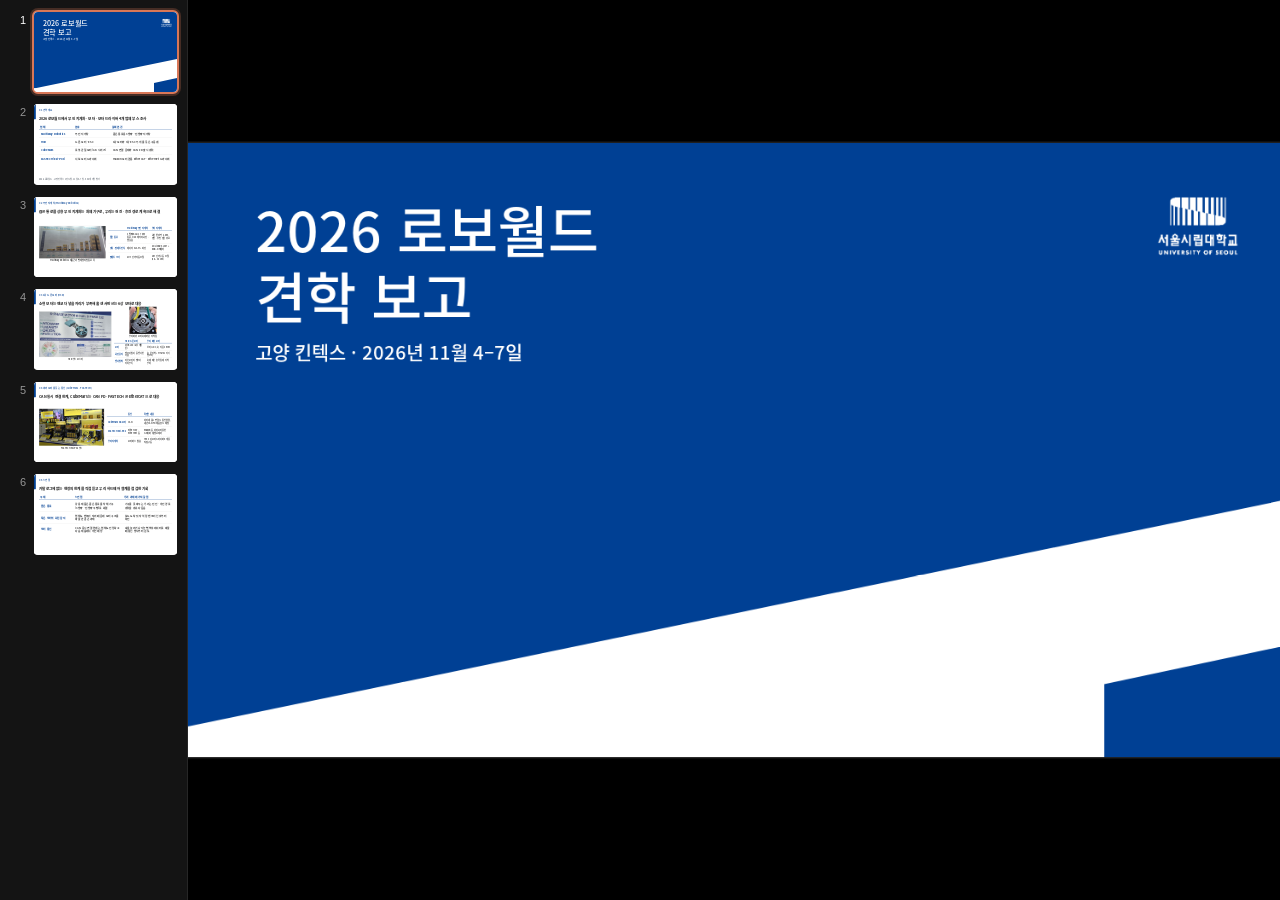
<file: week-11-1/index.html>
<!DOCTYPE html>
<html lang="ko"><head><meta charset="utf-8"><meta name="viewport" content="width=device-width, initial-scale=1"><title>2026 로보월드 견학 보고</title>
<link rel="icon" href="data:,">
<script src="vendor/react.production.min.js"></script><script src="vendor/react-dom.production.min.js"></script><script src="./support.js"></script></head>
<body><x-dc><helmet><meta name="viewport" content="width=device-width, initial-scale=1"><title>2026 로보월드 견학 보고</title>
<link rel="stylesheet" href="vendor/uos-slide-template/fonts/fonts.css"><link rel="stylesheet" href="vendor/uos-slide-template/_ds_bundle.css"><link rel="stylesheet" href="vendor/uos-slide-template/styles.css"><link rel="stylesheet" href="deck.css?v=350dfe6fcfc7"><script src="vendor/uos-slide-template/_ds_bundle.js"></script></helmet>
<x-import component-from-global-scope="deck-stage" from="./deck-stage.js" width="1280" height="720" hint-size="100%,100%">
<section class="title-section" data-label="견학 보고" data-screen-label="01" data-duration="20" data-speaker-notes="권장 20초

안녕하십니까. 2026 로보월드 견학 내용을 보고드릴 김광민이라고 합니다. 저희 팀은 지게차 하드웨어를 만들고 있어서, 무인 지게차와 모터, 모터 드라이버를 다루는 부스를 중심으로 둘러보고 저희 설계와 관련된 질문을 했습니다. 본 것과 들은 답을 저희 지게차와 비교해서 말씀드리겠습니다. (전환)

[Sources]
견학 보고
행사: inews24 「개막 22일 앞둔 &#x27;2026 로보월드&#x27;」 https://inews24.com/view/2014979 · kidd.co.kr 보도 (일정 11-04–07, 킨텍스 1전시장 3–5홀, 402개 기업 1,198개 부스)
부스 질의: 팀 인터뷰 메모 (로봇 저장소 docs/roboworld/인터뷰 생각나는대로.txt, 로컬 전용)
[/Sources]" style="background:#fff">
<x-import component-from-global-scope="UOSSlideDS.TitleSlide" hint-size="100%,100%" title="2026 로보월드
견학 보고" subtitle="고양 킨텍스 · 2026년 11월 4–7일"></x-import>
</section>

<section data-label="견학 개요" data-screen-label="02" data-duration="40" data-speaker-notes="권장 40초

로보월드는 11월 4일부터 7일까지 킨텍스에서 열렸고 402개 기업이 참가했습니다. 로봇 전체를 보기보다 저희 지게차를 만드는 데 직접 관련된 부스를 골라 네 곳을 자세히 봤습니다. 무인 지게차를 만드는 Multiway Robotics, 드론 모터를 만드는 H3R, 로봇 관절 모터인 AK 시리즈를 파는 CubeMars, 그리고 maxon 모터와 함께 쓰는 서보 드라이버를 파는 FASTECH입니다. 차례로 말씀드리겠습니다. (전환)

[Sources]
표: 견학한 부스
일정 · 장소 · 규모: inews24 「개막 22일 앞둔 &#x27;2026 로보월드&#x27;」 https://inews24.com/view/2014979 · kidd.co.kr 보도 (일정 11-04–07, 킨텍스 1전시장 3–5홀, 402개 기업 1,198개 부스)
부스별 질의 내용: 팀 인터뷰 메모 (로봇 저장소 docs/roboworld/인터뷰 생각나는대로.txt, 로컬 전용)
[/Sources]" style="background:#fff">
<x-import component-from-global-scope="UOSSlideDS.ContentSlide" hint-size="100%,100%" title="01  견학 개요"><div class="slide-body">
<h2 class="headline">2026 로보월드에서 무인 지게차 · 모터 · 모터 드라이버 4개 업체 부스 조사</h2>
<table class="comparison h7 vt111"><tr><th>업체</th><th>분야</th><th>살펴본 것</th></tr><tr><td>Multiway Robotics</td><td>무인 지게차</td><td>좁은 통로용 3방향 · 전방향 지게차</td></tr><tr><td>H3R</td><td>드론 모터 · ESC</td><td>6상 모터와 3상 ESC 두 개를 묶은 구동계</td></tr><tr><td>CubeMars</td><td>로봇 관절 모터 (AK 시리즈)</td><td>CAN 연결 문제와 CAN FD 출시 계획</td></tr><tr><td>FASTECH (Ezi-Pos)</td><td>서보 모터 드라이버</td><td>maxon 모터 겸용 EtherCAT · Ethernet 드라이버</td></tr></table>
<p class="ev111">2026 로보월드 · 고양 킨텍스 1전시장 · 11월 4–7일 · 402개 기업 참가</p>
</div></x-import>
</section>

<section data-label="무인 지게차 (Multiway Robotics)" data-screen-label="03" data-duration="70" data-speaker-notes="권장 70초

첫 번째는 무인 지게차 업체 Multiway Robotics입니다. 벽면에 제품 여덟 종이 있는데, 종류마다 작업 통로 폭이 다릅니다. 카운터밸런스형은 차체 전체를 돌려 팔레트를 마주해야 해서 3.15미터에서 4.1미터가 필요하고, 포크만 옆으로 돌리는 3방향 지게차 K16은 1.75미터면 됩니다. 이번에 내놓은 O20은 제자리 회전과 옆걸음 주행을 해서 회전 공간이 없는 곳에서도 쓸 수 있습니다. 즉 상용 제품은 좁은 통로 문제를 차체 기구로 풉니다. 저희 차체는 카운터밸런스 형태이고 최대 조향각이 15도라 최소 회전 반경이 약 2.5미터입니다. 기구를 바꿀 수 없으니, 리보틱스 좁은 통로 장면처럼 전진과 후진을 바꿔 가며 방향을 맞추는 경로 계획으로 같은 문제를 풉니다. 반대로 위치 추정과 팔레트 인식은 레이저 SLAM과 비전을 함께 쓰는 구성으로, 저희의 2D LiDAR SLAM과 RGB-D 카메라 구성과 같았습니다. 다른 점은 팔레트 크기 대응입니다. 이 회사 제품은 팔레트 크기에 맞춰 포크 간격을 자동으로 조절하는데, 저희는 손으로 맞춰야 해서 한 간격으로 두 팔레트 규격을 함께 다루지 못합니다. (전환)

[Sources]
사진: Multiway Robotics 부스 (팀 촬영)
v02_multiway.jpg: 부스 벽면 (11-06 촬영), 작업공간 Ast 카운터 밸런스 타입 SE 3,150 mm · E 4,100 mm, 3방향 K 1,750 mm; 고객사 로고 아래쪽은 잘라 냄: 팀 촬영 사진 (로봇 저장소 docs/roboworld/, Galaxy, 2026-11-06 · 07 촬영 — prepare_photos.py 로 자르고 EXIF 제거)
로보월드 출품 O20(360도 회전 · 횡행 · 사행 주행, 협소한 작업장용) · K16(3방향, 랙 사이 1,750 mm): kidd.co.kr 「[2026 로보월드] 멀티웨이 로보틱스, 무인지게차로 물류 현장의 안전·인력난 해소 지원」 2026-11-07 https://kidd.co.kr/news/248067
laser SLAM positioning with adaptive vision (MW-Q20), automatic fork spacing that adjusts to different pallet sizes (MW-Q20) — 업체 광고 문구: Forkliftaction 「Multiway Robotics: A Smarter Alternative to Manual Forklifts」 2026-05-21 (광고 기사, 업체 제공) https://www.forkliftaction.com/news/newsdisplay.aspx?nwid=31563
최대 조향각 15°, 최소 회전 반경 약 2.5 m, 포크 간격 5.5–38 cm 조절: week-07-1/build_deck.py 차체 실측 표 · 원고
리보틱스 좁은 통로 장면, 방향 전환 지점: week-08/build_deck.py 06 장 · week-11/build_deck.py 05 장
한 포크 간격으로 EPAL 6 과 T11 을 함께 다루지 못함: 메모리: T11 Isaac (PR #82 · #85)
[/Sources]" style="background:#fff">
<x-import component-from-global-scope="UOSSlideDS.ContentSlide" hint-size="100%,100%" title="02  무인 지게차 (Multiway Robotics)"><div class="slide-body">
<h2 class="headline">좁은 통로를 상용 무인 지게차는 차체 기구로, 우리는 전진 · 후진 경로 계획으로 해결</h2>
<div class="vis111 mw111 grow">
<figure class="shot"><img class="media" src="assets/v02_multiway.jpg" alt="Multiway Robotics 부스 벽면. 16.5 m 하이랙 · 8톤 장척물 이송이라는 제목 아래 높이 눈금과 함께 랙 옆에 선 지게차 8종, 아래에 종류마다 작업공간 폭과 최대 하중, 시리즈 이름"><figcaption>Multiway Robotics 제품군과 형태별 작업 통로 폭</figcaption></figure>
<table class="comparison h7 bt111 mwt111"><tr><th></th><th>Multiway 무인 지게차</th><th>우리 지게차</th></tr><tr><td>좁은 통로</td><td>3방향(K16) 1.75 m 통로, O20 제자리 회전 · 옆걸음</td><td>회전 반경 약 2.5 m, 전진 · 후진 전환 경로</td></tr><tr><td>위치 · 팔레트 인식</td><td>레이저 SLAM + 비전</td><td>2D LiDAR SLAM + RGB-D 카메라</td></tr><tr><td>팔레트 크기</td><td>포크 간격 자동 조절</td><td>포크 간격 수동 조절 (5.5–38 cm)</td></tr></table>
</div>
</div></x-import>
</section>

<section data-label="6상 드론 모터" data-screen-label="04" data-duration="60" data-speaker-notes="권장 60초

두 번째는 드론 모터 업체 H3R입니다. 지금은 3상 드론 모터를 만들고 있고, 포스터처럼 6상 모터를 개발하고 있었습니다. 요즘 6상 모터가 많이 보이는 이유를 물었더니, 모터가 작아지면서 엔코더를 넣기 어려워져 엔코더 없이 홀 센서만 쓰고 대신 상을 늘리는 방식으로 대응한다는 답을 들었습니다. 포스터에는 6상을 3상 ESC 두 개로 나눠 구동해 한쪽이 고장 나도 돌 수 있고 토크와 진동이 안정된다는 장점도 적혀 있었습니다. 저희도 비슷한 문제를 겪었습니다. 바퀴 모터는 축 지름이 3밀리미터인 작은 브러시 DC 모터라 엔코더를 달 자리가 없어서, 축에 끼우는 링을 3D 프린터로 뽑아 그 위에 자석을 붙이고 MT6701 자기 엔코더로 회전을 읽습니다. 작은 모터에서는 회전을 어떻게 잴지가 설계의 큰 부분이라는 점을 업체에서도 확인했습니다. (전환)

[Sources]
사진: H3R 부스 포스터 (팀 촬영)와 팀 바퀴 모터 (9주차)
드론 모터 회사: 6상이 많은 이유 → 모터가 작아지면서 엔코더를 넣기 힘들어 상을 늘리는 방식으로 대응; 3상 드론 모터 회사, 홀 센서만 쓰려고 6상 개발 중: 팀 인터뷰 메모 (로봇 저장소 docs/roboworld/인터뷰 생각나는대로.txt, 로컬 전용)
v03_h3r.jpg: H3R 포스터 (11-06 촬영) — Electric Propulsion System with Built-in Redundancy, FAULT-TOLERANT · STABLE TORQUE · REDUCED VIBRATION · DUAL-CHANNEL POWER HANDLING · THERMAL LOAD SHARING, ESC A (A1 B1 C1) · ESC B (A2 B2 C2) + Synchronization: 팀 촬영 사진 (로봇 저장소 docs/roboworld/, Galaxy, 2026-11-06 · 07 촬영 — prepare_photos.py 로 자르고 EXIF 제거)
우리 바퀴 모터와 자석 링: week-09/build_deck.py 06 장 · assets/h05_mounted.jpg (바퀴 모터 축 지름 3 mm, 축에 끼우는 PLA 링 위에 자석)
MT6701 은 뒤 좌우 바퀴 엔코더; DRV8244 는 브러시 DC 모터 드라이버: 메모리: 하드웨어 사실 (2026-10-12)
[/Sources]" style="background:#fff">
<x-import component-from-global-scope="UOSSlideDS.ContentSlide" hint-size="100%,100%" title="03  6상 드론 모터 (H3R)"><div class="slide-body">
<h2 class="headline">소형 모터는 엔코더 넣을 자리가 부족해 홀 센서만 쓰는 6상 모터로 대응</h2>
<div class="vis111 grow">
<figure class="shot"><img class="media" src="assets/v03_h3r.jpg" alt="H3R 부스 포스터. 6-PHASE MOTOR &amp; DUAL 3-PHASE ESC 제목 아래 하늘색 모터와 ESC, 오른쪽에 고장 허용 · 토크 안정 · 진동 감소 · 이중 채널 · 열 분산 항목, 아래에 6상 단면도와 ESC A · ESC B 두 개가 모터의 A1 B1 C1, A2 B2 C2 를 나눠 구동하는 도식"><figcaption>H3R 부스 포스터</figcaption></figure>
<div class="stack vr111">
<figure class="shot truck111"><img class="media" src="assets/h05_mounted.jpg" alt="우리 바퀴 모터 뒷면. 가운데 축에 회색 링이 끼워져 있고 양옆으로 노란색, 초록색 전원선"><figcaption>우리 바퀴 모터 축에 끼운 자석 링</figcaption></figure>
<table class="comparison h7 ft111"><tr><th></th><th>H3R 드론 모터</th><th>우리 바퀴 모터</th></tr><tr><td>모터</td><td>3상 BLDC (6상 개발 중)</td><td>브러시 DC, 축 지름 3&nbsp;mm</td></tr><tr><td>회전 감지</td><td>엔코더 없이 홀 센서만 사용</td><td>축 끝 자석 + MT6701 자기 엔코더</td></tr><tr><td>센서 장착</td><td>작은 모터라 엔코더 자리 부족</td><td>축에 끼운 출력 링에 자석 부착</td></tr></table>
</div>
</div>
</div></x-import>
</section>

<section data-label="여러 모터를 묶는 통신" data-screen-label="05" data-duration="60" data-speaker-notes="권장 60초

세 번째와 네 번째는 모터 여러 개를 묶는 통신입니다. CubeMars의 AK 모터는 CAN으로 명령을 받는데, 여러 대를 한 버스에 동시에 물리면 잘 동작하지 않는 경우가 있어서 몇 대까지 가능한지 물었습니다. 동시에 많이 쓰는 것은 어렵다는 답이었고, 내년 초에 하드웨어를 바꾼 제품이 나오고 내년 중에 CAN FD를 지원하는 제품이 나와 연결 문제가 나아질 것이라고 했습니다. FASTECH은 Ezi-Pos라는 서보 드라이버에 maxon 모터를 묶어 파는 업체인데, 사진처럼 EtherCAT과 Ethernet 등 산업용 네트워크로 여러 축을 묶는 드라이버를 내세웠습니다. 저희 지게차는 지금 모터 버스가 없습니다. 메인보드의 H743이 모터 드라이버 네 개를 직접 구동하고, Jetson과는 한 줄로만 연결합니다. 그래서 CAN 동시 연결 문제는 지금 구조와는 관계가 없습니다. (전환)

[Sources]
사진: FASTECH Ezi-Pos 부스 (팀 촬영)
AK 모터: CAN 동시에 여러 개 쓰면 잘 안 됨 → 동시에 많이 사용하면 안 될 것, 내년 초 하드웨어 변경, 내년 CAN FD; 큐브마스: CAN FD 내년 중 출시 예정, 기존 CAN 연결 불량 해결 기대; maxon 모터 합본 판매 회사: 이더넷 · 이더캣 기반 모터 드라이버: 팀 인터뷰 메모 (로봇 저장소 docs/roboworld/인터뷰 생각나는대로.txt, 로컬 전용)
v04_ezipos.jpg: FASTECH Ezi-Pos 부스 (11-07 촬영) — 선반 표기 CC-Link IE TSN · Profinet · EtherCAT · Ethernet, maxon 모터 진열, 안내판의 FASTECH 표기: 팀 촬영 사진 (로봇 저장소 docs/roboworld/, Galaxy, 2026-11-06 · 07 촬영 — prepare_photos.py 로 자르고 EXIF 제거)
우리 지게차 구조: 로봇 저장소 main docs/interfaces/2026-10-22-mcu-link-contract.md (Jetson ↔ MCU 전송로 USB CDC 또는 UART, 미정), week-11/build_deck.py 09 장 (H743 이 DRV8244 4개를 직접 구동)
[/Sources]" style="background:#fff">
<x-import component-from-global-scope="UOSSlideDS.ContentSlide" hint-size="100%,100%" title="04  여러 모터를 묶는 통신 (CubeMars · FASTECH)"><div class="slide-body">
<h2 class="headline">CAN 동시 연결 한계, CubeMars 는 CAN FD · FASTECH 은 EtherCAT 으로 대응</h2>
<div class="vis111 bus111 grow">
<figure class="shot"><img class="media" src="assets/v04_ezipos.jpg" alt="FASTECH Ezi-Pos 부스 진열대. 왼쪽에 AGV/AMR 구동부, 가운데에 노란 서보 드라이버 여러 대와 maxon 모터 여덟 개, 오른쪽 선반에 CC-Link IE TSN · Profinet · EtherCAT · Ethernet 드라이버와 여러 모터"><figcaption>FASTECH Ezi-Pos 부스</figcaption></figure>
<table class="comparison h7 bt111"><tr><th></th><th>통신</th><th>확인한 내용</th></tr><tr><td>CubeMars AK 모터</td><td>CAN</td><td>여러 대 동시 연결 시 통신 불량, 내년 CAN FD 제품 출시 예정</td></tr><tr><td>FASTECH Ezi-Pos</td><td>EtherCAT · Ethernet 등</td><td>maxon 등 여러 모터를 한 드라이버 계열로 제어</td></tr><tr><td>우리 지게차</td><td>모터 버스 없음</td><td>H743 이 모터 드라이버 4개를 직접 구동</td></tr></table>
</div>
</div></x-import>
</section>

<section data-label="느낀 점" data-screen-label="06" data-duration="40" data-speaker-notes="권장 40초

마지막으로 느낀 점입니다. 가장 크게 느낀 것은 부스에서 직접 물어봐야 알 수 있는 내용이 많다는 점이었습니다. CAN을 여러 대 동시에 쓰면 잘 안 된다는 것이나, 작은 모터에 엔코더를 넣기 어려워 6상으로 간다는 이야기는 제품 소개 자료에는 없는 내용입니다. 저희 과제에 비춰 보면, 첫째로 상용 무인 지게차는 좁은 통로를 차체 기구로 풀지만 저희는 차체를 바꿀 수 없으니, 전진과 후진을 바꿔 가며 방향을 맞추는 경로 계획을 계속 다듬어야 한다고 생각했습니다. 둘째로 작은 모터의 회전 감지는 업체도 구조를 바꿀 만큼 어려운 문제여서, 보드가 도착하면 자석 링 엔코더의 신호부터 확인하겠습니다. 셋째로 지금은 모터 버스가 없지만, 나중에 축을 늘리거나 지능형 액추에이터로 바꾼다면 통신 방식부터 따져 보겠습니다. 이상으로 로보월드 견학 보고를 마치겠습니다. 질문 있으시면 해 주시기 바랍니다.

[Sources]
표: 느낀 점과 우리 과제에 가져갈 점
03 · 04 장 부스 답변: 팀 인터뷰 메모 (로봇 저장소 docs/roboworld/인터뷰 생각나는대로.txt, 로컬 전용)
Multiway 제품군 통로 폭, H3R 6상 이유, CubeMars CAN FD 계획, 우리 지게차 구조: 02–04 장
보드 도착 뒤 조립 → 전원 점검 → 모터 · 엔코더 연결 확인: week-11/build_deck.py 11 장
[/Sources]" style="background:#fff">
<x-import component-from-global-scope="UOSSlideDS.ContentSlide" hint-size="100%,100%" title="05  느낀 점"><div class="slide-body">
<h2 class="headline">카탈로그에 없는 현장의 한계를 직접 듣고 우리 하드웨어 설계를 점검한 기회</h2>
<table class="comparison h7 vt111 fl111"><tr><th>주제</th><th>느낀 점</th><th>우리 과제에 가져갈 점</th></tr><tr><td>좁은 통로</td><td>상용 제품은 좁은 통로를 차체 기구(3방향 · 전방향 주행)로 해결</td><td>기구를 못 바꾸는 우리는 전진 · 후진 경로 계획을 계속 다듬음</td></tr><tr><td>작은 모터의 회전 감지</td><td>업체도 엔코더 자리 때문에 모터 구조를 바꿀 만큼 큰 과제</td><td>보드 도착 뒤 자석 링 엔코더 신호부터 확인</td></tr><tr><td>모터 통신</td><td>CAN 동시 연결 한계는 업체도 인정하고 다음 제품에서 개선 예정</td><td>축을 늘리거나 지능형 액추에이터로 바꿀 때 통신 방식부터 검토</td></tr></table>
</div></x-import>
</section>
</x-import></x-dc></body></html>
</file>
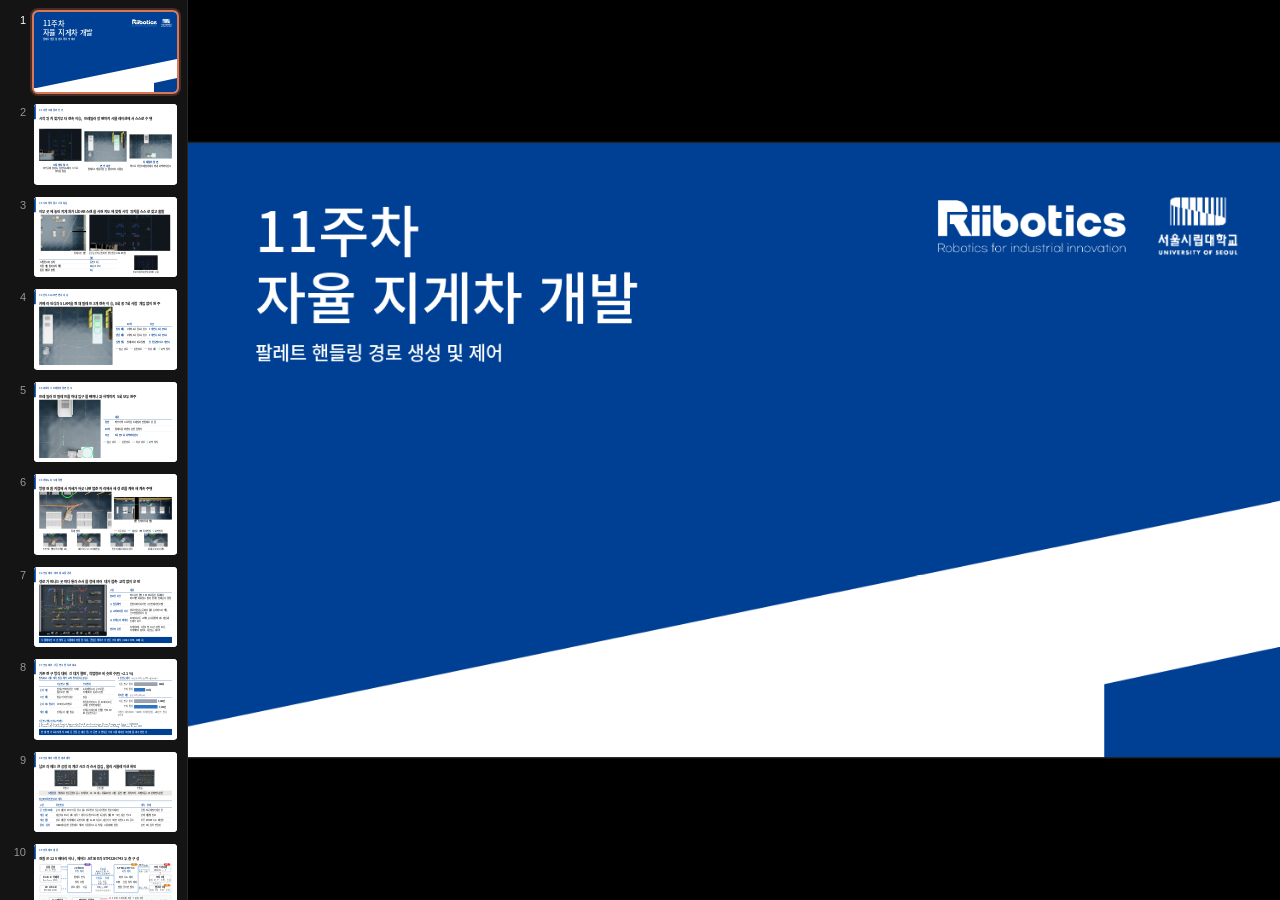
<file: week-11/index.html>
<!DOCTYPE html>
<html lang="ko"><head><meta charset="utf-8"><meta name="viewport" content="width=device-width, initial-scale=1"><title>11주차 자율 지게차 개발</title>
<link rel="icon" href="data:,">
<script src="vendor/react.production.min.js"></script><script src="vendor/react-dom.production.min.js"></script><script src="./support.js"></script></head>
<body><x-dc><helmet><meta name="viewport" content="width=device-width, initial-scale=1"><title>11주차 자율 지게차 개발</title>
<link rel="stylesheet" href="vendor/uos-slide-template/fonts/fonts.css"><link rel="stylesheet" href="vendor/uos-slide-template/_ds_bundle.css"><link rel="stylesheet" href="vendor/uos-slide-template/styles.css"><link rel="stylesheet" href="deck.css?v=3cb8d19a3810"><script src="vendor/uos-slide-template/_ds_bundle.js"></script></helmet>
<x-import component-from-global-scope="deck-stage" from="./deck-stage.js" width="1280" height="720" hint-size="100%,100%">
<section class="title-section" data-label="개발 진행 보고" data-screen-label="01" data-duration="20" data-speaker-notes="권장 20초

안녕하십니까. 11주차 자율 지게차 개발 진행 상황을 발표할 김광민이라고 합니다. 이번 발표는 지게차가 시뮬레이션에서 스스로 해내게 된 일을 중심으로 말씀드리겠습니다. 시작 위치를 스스로 찾는 기능, 카메라 인식과 SLAM을 켠 연속 이송, 리보틱스 트레일러 장면, 그리고 계획대로 되지 않았을 때 다시 계획하는 동작을 Isaac 영상으로 보여 드리고, 여러 대를 함께 움직이는 군집 제어, 지게차의 전력·제어 계통과 하드웨어 발주 현황, 다음 주 계획으로 마치겠습니다. (전환)

[Sources]
진행 보고
시작 위치 찾기: lightminn/forklift main bcb21c87 docs/validation/2026-10-29-b-p2d-start-relocalization.md
연속 이송: lightminn/forklift main bcb21c87 docs/validation/2026-11-06-ct-status-survey.md
트레일러 장면: lightminn/forklift main bcb21c87 docs/validation/2026-10-31-riib-default-batch2.md (PR #237)
[/Sources]" style="background:#fff">
<x-import component-from-global-scope="UOSSlideDS.TitleSlide" hint-size="100%,100%" title="11주차
자율 지게차 개발" subtitle="팔레트 핸들링 경로 생성 및 제어"></x-import><img class="partner-mark" src="assets/riibotics-logo.png" alt="Riibotics">
</section>

<section data-label="이번 주에 달라진 것" data-screen-label="02" data-duration="40" data-speaker-notes="권장 40초

이번 주에 달라진 것을 먼저 한 장으로 정리했습니다. 첫째, 지게차를 지도 위 아무 곳에 놓아도 LiDAR로 주변을 보고 미리 만든 지도에서 자기 위치를 스스로 찾습니다. 둘째, 카메라 인식과 SLAM을 모두 켠 채로 팔레트 세 개를 사람 손 없이 이어서 옮깁니다. 셋째, 8주차에 운반 중 멈췄던 리보틱스 트레일러 장면을 꺼내기부터 하역까지 끝까지 마칩니다. 하나씩 영상으로 보여 드리겠습니다. (전환)

[Sources]
그림: 뒤 장 영상의 대표 프레임 (초안: 자리 표시)
4절 판정: lightminn/forklift main bcb21c87 docs/validation/2026-10-29-b-p2d-start-relocalization.md
요약 2: lightminn/forklift main bcb21c87 docs/validation/2026-11-06-ct-status-survey.md
① 면제 규칙 2: lightminn/forklift main bcb21c87 docs/validation/2026-10-31-riib-default-batch2.md (PR #237)
[/Sources]" style="background:#fff">
<x-import component-from-global-scope="UOSSlideDS.ContentSlide" hint-size="100%,100%" title="01  이번 주에 달라진 것"><div class="slide-body">
<h2 class="headline">시작 위치 찾기부터 연속 이송, 트레일러 장면까지 시뮬레이션에서 스스로 수행</h2>
<div class="thumbs11 grow">
<figure class="shot th11"><img class="media" src="assets/r02_reloc_thumb.jpg" alt="시작 위치 찾기 영상의 한 장면"><figcaption><b>시작 위치 찾기</b><br>아무 곳에 놓아도 사전 지도에서 스스로 위치를 찾음</figcaption></figure><figure class="shot th11"><img class="media" src="assets/t03_queue_poster.jpg" alt="연속 이송 영상의 한 장면"><figcaption><b>연속 이송</b><br>팔레트 3개를 사람 손 없이 이어서 옮김</figcaption></figure><figure class="shot th11"><img class="media" src="assets/t04_trailer_thumb.jpg" alt="트레일러 장면 영상의 한 장면"><figcaption><b>트레일러 장면</b><br>벽으로 막힌 트레일러에서 꺼내 하역까지 완주</figcaption></figure>
</div>
</div></x-import>
</section>

<section data-label="시작 위치를 스스로 찾음" data-screen-label="03" data-duration="70" data-speaker-notes="권장 70초

첫 번째는 시작 위치를 스스로 찾는 기능입니다. 지금까지는 지게차를 정해진 출발점에 두고 그 위치를 알려 준 뒤 시작했습니다. 이제는 지게차를 지도 위 아무 곳에 놓아도, LiDAR로 본 주변 모양을 미리 만든 지도와 맞춰 보고 자기 위치를 스스로 정한 다음 출발합니다. 왼쪽은 Isaac에서 위에서 본 장면이고, 오른쪽은 같은 순간의 콘솔 화면입니다. 콘솔 지도 위의 빨간 점이 LiDAR가 본 주변인데, 위치를 찾는 순간 이 점들이 지도의 벽과 선반에 겹치고 지게차가 팔레트를 향해 출발합니다. 같은 홀에서 서로 3미터 이상 떨어진 84곳에 지게차를 놓고 시험했고, 그중 68곳, 81퍼센트에서 사람 도움 없이 위치를 정했습니다. 틀린 위치를 맞다고 믿고 출발한 경우는 한 번도 없었고, 위치를 정한 시점의 오차는 중앙값 2센티미터였습니다. 나머지 16곳은 똑같은 선반이 반복되는 구역이라 후보가 여러 개 나온 경우인데, 이때는 아래 그림처럼 콘솔에 후보를 띄우고 운용자가 하나를 고르게 했습니다. (전환)

[Sources]
영상: Isaac Sim 탑뷰 (8배속)와 운용 콘솔 녹화 (같은 배속), 그림: 후보 선택 화면 (val4_077 렌더)
3절 검증 세계(공장 배치 seed 5, 지도 3edf24b0), 4절 판정: 유효 84(시작 93 중 무효 9), 성공 68/84 = 81.0 %, 틀림 · 부정확 0/0 (시작 68), 운용자 요청 16, 시작 시점 위치 오차 중앙값 2.0 cm · p95 4.3 cm, 실패 16곳 모두 홀 남쪽 반복 선반 구역; 시작 간격 3 m: lightminn/forklift main bcb21c87 docs/validation/2026-10-29-b-p2d-start-relocalization.md
후보 표시 · 두 번 눌러 고르기 화면 (B-P2c 첫 세션, val3_000, 후보 4개; 후보 버튼이 지도 위에 겹치던 첫 판 화면): lightminn/forklift main bcb21c87 docs/validation/2026-10-29-b-p2c-console-isaac.md (assets/b-p2c/isaac_awaiting_pick.png)
시연 렌더는 F1 차단을 개발 설정으로 끈 실행(F1_AUTONOMY=allow, 총괄 2026-11-10 — 시뮬 개발 실행 한정); ws1 test_runs/live/deck11 (README.md 영상 목록): 영상
[/Sources]" style="background:#fff">
<x-import component-from-global-scope="UOSSlideDS.ContentSlide" hint-size="100%,100%" title="02  시작 위치를 스스로 찾음"><div class="slide-body">
<h2 class="headline">아무 곳에 놓인 지게차가 LiDAR 스캔을 사전 지도에 맞춰 시작 위치를 스스로 찾고 출발</h2>
<div class="reloc11 grow">
<figure class="shot"><video class="media" src="assets/r02_reloc.mp4" poster="assets/r02_reloc_poster.jpg" autoplay loop muted playsinline aria-label="위에서 본 seed 5 홀. 홀 오른쪽 가운데 아무 곳에 놓인 지게차가 잠시 서 있다가 위쪽 팔레트로 가서 집은 뒤 아래쪽 하역 칸에 내려놓음"></video><figcaption>위에서 본 장면</figcaption></figure>
<figure class="shot"><video class="media" src="assets/r02_console.mp4" poster="assets/r02_console_poster.jpg" autoplay loop muted playsinline aria-label="운용 콘솔 지도 화면. 처음에 사전 지도의 파란 벽과 선반 위로 빨간 LiDAR 점이 겹쳐 지게차 위치가 정해지고, 이어서 확대된 화면에서 계획 경로를 따라 팔레트로 이동함"></video><figcaption>같은 순간의 콘솔 화면, 빨간 점은 LiDAR 측정</figcaption></figure>
</div>
<div class="reloc11b">
<table class="comparison h7 rt11"><tr><th></th><th>결과</th></tr><tr><td>시험한 시작 위치</td><td>홀 안 84곳</td></tr><tr><td>사람 개입 없이 위치 확정</td><td><b>68곳 (81 %)</b></td></tr><tr><td>틀린 위치로 출발</td><td><b>0곳</b></td></tr></table>
<figure class="shot cand11"><img class="media" src="assets/r02_candidates.png" alt="운용 콘솔 지도 화면. 위쪽 창에 출발 위치 후보 네 개와 지도에 놓기 · 다시 시도 버튼, 지도 위에 후보 1–4 표시"><figcaption>후보가 여럿이면 운용자가 고름</figcaption></figure>
</div>
</div></x-import>
</section>

<section data-label="인식·SLAM 켠 연속 이송" data-screen-label="04" data-duration="60" data-speaker-notes="권장 60초

두 번째는 연속 이송입니다. 8주차에는 카메라 인식과 SLAM을 켜면 팔레트 하나를 옮기는 것도 일자 배치에서 다섯 번 중 두 번, 랜덤 배치에서 네 번 중 한 번만 끝까지 갔고, 연속 이송도 팔레트마다 실행을 따로 했습니다. 두 번째 팔레트는 첫 번째가 이미 하역 칸에 놓인 장면을 미리 만들어 두고 거기서 새로 시작하는 식이었습니다. 이번에는 콘솔 작업 대기열에 팔레트 세 개를 넣어 두고, 사람이 손대지 않은 채 인식부터 하역, 복귀까지 세 번을 이어서 하게 했습니다. 일자 배치는 네 번 모두, 랜덤 배치는 네 번 중 세 번 세 개를 다 옮겼습니다. 남은 한 번은 랜덤 배치의 두 번째 팔레트 앞에서 삽입 직전 재관측이 멈춘 경우입니다. 왼쪽 영상은 일자 배치에서 세 개를 차례로 옮기는 장면입니다. (전환)

[Sources]
영상: Isaac Sim 탑뷰 (12배속)
요약 2: 운영 팔 O6(학습 인식 + 운영 기본 여섯) 4 세션 중 3, O0(라이브 현재 기본) 4 세션 중 4 가 세 임무 완주; 장면 line_m · random_m × seed 0 · 1, 등록 지도 위치 추정, 콘솔 대기열(ct1_queue.sbatch SCENARIO=queue); 막은 실패 O6 random_m s0 P-5:D-2 근접 캡처 후보 없음. 결정 모드 D · D′ 20 세션은 표에 넣지 않음: lightminn/forklift main bcb21c87 docs/validation/2026-11-06-ct-status-survey.md
8주차 수치는 riib 장면(line_1–3 · random_1–3)의 팔레트 하나 임무; 이번은 line_m · random_m 세 임무 세션이라 단위가 다름(표의 1개씩 · 3개 연속으로 구분): week-08/build_deck.py 07 · 09 장 (ISAAC_ROWS: ③ 일자 배치 5회 중 2회 완주, ④ 랜덤 배치 4회 중 1회 완주, ⑤ 트레일러 꺼낸 뒤 운반 중 정지)
ws1 test_runs/live/deck11/r_bcb21c87/s/d11_queue_line/live/epoch_1/run/transport.mp4 (잡 17491, 스냅숏 deck11_bcb21c87, 세 임무 done) 를 1000 × 720 at x 180 으로 잘라 12배속: 영상
[/Sources]" style="background:#fff">
<x-import component-from-global-scope="UOSSlideDS.ContentSlide" hint-size="100%,100%" title="03  인식·SLAM 켠 연속 이송"><div class="slide-body">
<h2 class="headline">카메라 인식과 SLAM을 켠 채 팔레트 3개 연속 이송, 8회 중 7회 사람 개입 없이 완주</h2>
<div class="ct11 grow">
<figure class="shot"><video class="media" src="assets/t03_queue.mp4" poster="assets/t03_queue_poster.jpg" autoplay loop muted playsinline aria-label="위에서 본 일자 배치 장면. 왼쪽 흰 구역에 놓인 팔레트 세 개를 하나씩 집어 오른쪽 하역 칸의 초록 원 자리에 차례로 내려놓고 매번 출발 위치로 돌아옴"></video></figure>
<div class="stack tr11r">
<table class="comparison h7 ctt11"><tr><th></th><th>8주차</th><th>지금</th></tr><tr><td>일자 배치</td><td>1개씩, 5회 중 2회 완주</td><td><b>3개 연속, 4회 중 4회</b></td></tr><tr><td>랜덤 배치</td><td>1개씩, 4회 중 1회 완주</td><td><b>3개 연속, 4회 중 3회</b></td></tr><tr><td>실행 방식</td><td>팔레트마다 따로 실행</td><td><b>한 번 실행으로 3개 연속</b></td></tr></table>
<div class="lgd7"><span class="lg"><span class="sw ln" style="background:#8fd0dc"></span>접근 경로</span><span class="lg"><span class="sw ln" style="background:#e8dc78"></span>운반 경로</span><span class="lg"><span class="sw ln" style="background:#cdb6dd"></span>복귀 경로</span><span class="lg"><span class="sw ring" style="border-color:#33ef63"></span>하역 위치</span></div>
</div>
</div>
</div></x-import>
</section>

<section data-label="리보틱스 트레일러 장면 완주" data-screen-label="05" data-duration="50" data-speaker-notes="권장 50초

세 번째는 리보틱스가 보낸 시연 시나리오 가운데 트레일러 장면입니다. 좌우가 벽으로 막힌 트레일러 안에 팔레트가 한 줄로 실려 있고, 지게차가 들어가 팔레트를 집은 뒤 좁은 입구를 빠져나와 하역 칸까지 옮겨야 합니다. 8주차에는 팔레트를 꺼낸 뒤 입구를 나오는 단계에서 멈췄습니다. 지금은 같은 장면을 다섯 번 돌려 다섯 번 모두 하역과 복귀까지 마쳤습니다. 영상은 팔레트를 싣고 입구를 빠져나와 하역하는 장면입니다. (전환)

[Sources]
영상: Isaac Sim 탑뷰 (4배속)
① 면제(B) 규칙 2: 완주 trailer B 5 · A 0 (seed 0–4), 안전 지표 0; riib 런처 기본에 --exit-prefix-exempt on: lightminn/forklift main bcb21c87 docs/validation/2026-10-31-riib-default-batch2.md (PR #237)
같은 설정의 앞 배치 rx_6e6d8e1c: trailer B 5/5 완주(tss_diag/rx_sum.json success), 영상은 이 배치의 rx_B_trailer_s0: lightminn/forklift main bcb21c87 docs/validation/2026-10-31-riib-exit-prefix-default-batch.md
⑤ 트레일러: 꺼낸 뒤 운반 중 정지: week-08/build_deck.py 07 · 09 장 (ISAAC_ROWS: ③ 일자 배치 5회 중 2회 완주, ④ 랜덤 배치 4회 중 1회 완주, ⑤ 트레일러 꺼낸 뒤 운반 중 정지)
rx_6e6d8e1c/rx_B_trailer_s0/run/transport.mp4 (gdrive ws1-cleanup-20261031-a/t_mp4.tar.zst 에서 꺼냄, md5 be3f7bb0…) 를 520 × 640 at x 420 으로 잘라 4배속: 영상
[/Sources]" style="background:#fff">
<x-import component-from-global-scope="UOSSlideDS.ContentSlide" hint-size="100%,100%" title="04  리보틱스 트레일러 장면 완주"><div class="slide-body">
<h2 class="headline">트레일러 안 팔레트를 꺼내 입구를 빠져나와 하역까지 5회 모두 완주</h2>
<div class="tr11 grow">
<figure class="shot"><video class="media" src="assets/t04_trailer.mp4" poster="assets/t04_trailer_poster.jpg" autoplay loop muted playsinline aria-label="위에서 본 트레일러 장면. 위쪽 트레일러 안의 팔레트를 집어 후진으로 입구를 빠져나온 뒤 오른쪽 아래 하역 칸에 내려놓고 출발 위치로 돌아옴"></video></figure>
<div class="stack tr11r">
<table class="comparison h7 trt11"><tr><th></th><th>내용</th></tr><tr><td>장면</td><td>좌우가 벽으로 막힌 트레일러 안 팔레트 한 줄</td></tr><tr><td>8주차</td><td>팔레트를 꺼낸 뒤 운반 중 정지</td></tr><tr><td>지금</td><td><b>5회 중 5회 하역까지 완주</b></td></tr></table>
<div class="lgd7"><span class="lg"><span class="sw ln" style="background:#8fd0dc"></span>접근 경로</span><span class="lg"><span class="sw ln" style="background:#e8dc78"></span>운반 경로</span><span class="lg"><span class="sw ln" style="background:#cdb6dd"></span>복귀 경로</span><span class="lg"><span class="sw ring" style="border-color:#33ef63"></span>하역 위치</span></div>
</div>
</div>
</div></x-import>
</section>

<section data-label="막혀도 다시 계획함" data-screen-label="06" data-duration="50" data-speaker-notes="권장 50초

네 번째는 계획대로 되지 않았을 때의 동작입니다. 오른쪽 위가 리보틱스 좁은 통로 장면 전체이고, 흰 사각형이 왼쪽 확대 영상의 범위입니다. 지게차는 위쪽 칸에 팔레트를 내려놓은 뒤 후진으로 빠져나와 방향을 바꾸는데, 아래 네 장면이 그 순서입니다. 첫째, 주황색 기존 경로를 따라 후진해 전환 지점으로 들어갑니다. 둘째, 이번 주행에서는 전환 지점에 도착했을 때 방향이 계획보다 약 6도 어긋나 있어서, 그대로 가지 않고 그 자리에 멈춥니다. 셋째, 멈춘 위치에서 시작하는 새 경로를 다시 계획하고, 하늘색으로 그려진 것이 그 경로입니다. 계획에는 1초가 채 걸리지 않았습니다. 넷째, 새 경로를 따라 다시 출발해 복귀를 마쳤습니다. 예전에는 이런 경우 임무가 실패로 끝났는데, 지금은 이렇게 이어서 진행합니다. (전환)

[Sources]
영상: Isaac Sim 탑뷰 확대 (경로 색을 다시 그림), 그림: 장면 전체와 핵심 장면 네 개
판정 PASS: 복귀 cusp 재계획(--return-cusp-replans 2) 작동 6 실행 모두 설치 뒤 완주, 복귀 cusp 실패 A 4/59 → G 0/64; riib 런처 기본 RETURN_CUSP_REPLANS=2: lightminn/forklift main bcb21c87 docs/validation/2026-11-04-return-cusp-replan-reregistration-results.md
rc_G_aisle_rack_s11: 복귀 cusp 대기 220.82 s(위치 오차 0.020 m, 방향 오차 0.099 rad), 재계획 221.11 s 성공(계획 0.57 s), 완주 (result.json return_cusp_waits · return_cusp_replans): lightminn/forklift main bcb21c87 docs/validation/2026-11-02-return-cusp-replan-batch.md
rc_95e61a74/rc_G_aisle_rack_s11/run/transport.mp4 (md5 6bba6542…) 와 plan_history.json (gdrive ws1-cleanup-20261110-n/n_rc.tar.zst 에서 꺼냄) — Isaac 겹침선은 복귀 경로를 모두 한 색으로 그리므로, 204.7 s 계획(앞 전환점부터)을 주황, 221.1 s 새 계획을 하늘색으로 다시 그림(make_replan.py, 화면 좌표는 Isaac 경로 픽셀에 맞춘 값). 확대 영상은 200–236 s, 219–224 s 는 실제 속도 · 나머지 4배속; 핵심 장면은 218.6 · 221.0 · 221.45 · 223.0 s: 영상 · 그림
[/Sources]" style="background:#fff">
<x-import component-from-global-scope="UOSSlideDS.ContentSlide" hint-size="100%,100%" title="05  막혀도 다시 계획함"><div class="slide-body">
<h2 class="headline">방향 전환 지점에서 자세가 어긋나면 멈춘 자리에서 새 경로를 계획해 계속 주행</h2>
<div class="cu11b grow">
<figure class="shot vid11"><video class="media" src="assets/t05_replan.mp4" poster="assets/t05_replan_poster.jpg" autoplay loop muted playsinline aria-label="위에서 본 좁은 통로 장면의 확대 영상. 위쪽 칸에 팔레트를 내려놓은 지게차가 주황 기존 경로를 따라 후진해 전환 지점에 멈추고, 하늘색 새 경로가 그려진 뒤 그 경로를 따라 다시 출발함"></video><figcaption>확대 영상</figcaption></figure>
<div class="stack cu11r">
<figure class="shot ov11"><img class="media" src="assets/t05_overview.jpg" alt="좁은 통로 장면 전체를 위에서 본 그림. 위쪽에 하역 칸 줄, 가운데에 랙 블록 셋, 오른쪽 위 하역 칸 앞에 지게차, 흰 사각형이 확대 범위"><figcaption>장면 전체와 확대 범위</figcaption></figure>
<div class="lgd7"><span class="lg"><span class="sw ln" style="background:#ff9628"></span>기존 경로</span><span class="lg"><span class="sw ln" style="background:#28dcf5"></span>새 경로</span><span class="lg"><span class="sw boxo" style="border-color:#ffffff"></span>확대 범위</span><span class="lg"><span class="sw ring" style="border-color:#33ef63"></span>하역 위치</span></div>
</div>
</div>
<div class="keys11">
<figure class="shot key11"><img class="media" src="assets/t05_key1.jpg" alt="지게차가 기존 경로를 따라 후진해 전환 지점으로 들어감"><figcaption>후진으로 방향 전환 지점에 도착</figcaption></figure><figure class="shot key11"><img class="media" src="assets/t05_key2.jpg" alt="전환 지점에서 방향이 계획과 어긋난 채 멈춤"><figcaption>자세가 어긋나 그 자리에 멈춤</figcaption></figure><figure class="shot key11"><img class="media" src="assets/t05_key3.jpg" alt="멈춘 위치에서 시작하는 새 경로가 그려짐"><figcaption>멈춘 자리에서 새 경로 계획</figcaption></figure><figure class="shot key11"><img class="media" src="assets/t05_key4.jpg" alt="새 경로를 따라 다시 출발함"><figcaption>새 경로로 이어서 주행</figcaption></figure>
</div>
</div></x-import>
</section>

<section data-label="군집 제어" data-screen-label="07" data-duration="80" data-speaker-notes="권장 80초

다음은 지게차 여러 대를 함께 움직이는 군집 제어입니다. 지금까지는 한 대가 팔레트를 옮기는 것을 보여 드렸는데, 현장에서는 여러 대가 같은 통로를 씁니다. 우리 지게차는 최소 회전 반경이 3.45미터라 좁은 통로에서 마주치면 돌아서거나 비켜설 수 없습니다. 그래서 마주친 뒤에 피하는 것이 아니라, 중앙 서버가 마주치기 전에 순서를 정해 줍니다. 규칙은 세 가지입니다. 첫째, 지게차는 서버가 허가한 앞길 구간 안에서만 달립니다. 영상의 색 띠가 그 구간입니다. 둘째, 경로가 서로 만나는 곳마다 줄을 세워 누가 먼저, 언제 지나갈지를 정하고, 제시간에 오지 못한 지게차는 줄을 다시 섭니다. 마름모가 그런 교차 지점이고, 색이 먼저 지나갈 지게차입니다. 셋째, 5초마다 모든 교차 지점의 순서를 한꺼번에 다시 계산해 긴 대기를 줄입니다. 영상은 무작위로 만든 랙 창고에서 지게차 8대가 사람 8명 사이로 1시간 동안 운반하는 Isaac 시뮬레이션을 60배속으로 본 것입니다. 작업 51건을 마치는 동안 지게차끼리 닿은 적이 없었고, 1분 넘게 기다린 경우도 없었습니다. 다만 위치는 시뮬레이터의 정답 위치를 썼고, 공장은 생성기가 만든 가상 배치입니다. (전환)

[Sources]
영상: Isaac Sim 합성 장면 탑뷰 (60배속), 지도 칸만 자름
실측 차체 계획 곡률 0.29 1/m (최소 회전 반경 3.45 m), NVIDIA 창고 랙 통로 폭 2.85–3.74 m, 교통 관리 구간 점유(여유 0.3 m): lightminn/forklift feat/fleet-five 7d48c6f6 docs/plans/2026-10-08-fleet-five-forklifts.md
교차 큐: 경로 구간이 닿는 곳마다 줄, 창을 놓친 트럭은 새 도착 예정 순서로 다시 줄 섬; 전역 최적화: 열린 큐들의 순서를 한 번에 푸는 혼합 정수 계획, 주기 기본 5 s: lightminn/forklift feat/fleet-five 7d48c6f6 docs/plans/2026-10-16-fleet-crossing-queues.md
Isaac 3,600 s 실행 dwi_rack700_3600 (ws1 11389): 랙 창고 seed 700 (82 × 61 m) · 트럭 8 · 사람 8 · 고장 포함, 교차 큐 + 전역 순서(속도 맞춤과 순서 늦게 고정을 켠 판); 작업 51, 60 s 넘는 대기 0, 최장 대기 34 s, 서로 기다림 0, 트럭 접촉 0; 실행 판정 success 는 false — 운반 중 팔레트 1개가 포크에서 떨어져 다른 트럭이 닿음, 움직이는 트럭-사람 접촉 8 표본(0.7 s). 이 두 가지는 08 장 계획 표의 물리 · 실차 줄에 적음: 로봇 저장소 feat/fleet-five 작업 트리 (미커밋) docs/plans/2026-10-25-fleet-dynamic-windows.md
로봇 저장소 artifacts/20261026_dynamic_windows/dwi_rack700_3600_x60.mp4 (md5 8f952243…, 1080p 60 s = 시뮬 3,600 s) 의 지도 칸만 crop=992:744:224:101 → 540 px, crf 29; 범례 색은 tools/compose_world_video.py 의 색: 영상
[/Sources]" style="background:#fff">
<x-import component-from-global-scope="UOSSlideDS.ContentSlide" hint-size="100%,100%" title="06  군집 제어: 여러 대 교통 관리"><div class="slide-body">
<h2 class="headline">경로가 만나는 곳마다 통과 순서를 정해 여러 대가 접촉·교착 없이 운반</h2>
<div class="fl11 grow">
<div class="m7-media"><video class="media" src="assets/f06_fleet8.mp4" poster="assets/f06_fleet8_poster.jpg" autoplay loop muted playsinline aria-label="무작위로 만든 랙 창고를 위에서 본 지게차 8대와 사람 8명. 지게차마다 색 띠로 앞길을 예약하고, 경로가 만나는 곳의 마름모가 먼저 지나갈 지게차를 표시하며, 점선은 앞으로 갈 계획 경로"></video>
<div class="legend"><span class="lg"><span class="sw band" style="background:#3c8ce673;border-color:#3c8ce6"></span>예약 구간</span><span class="lg"><span class="sw diamond" style="border-color:#3c8ce6"></span>교차 지점</span><span class="lg"><span class="sw dots" style="color:#3c8ce6"></span>계획 경로</span><span class="lg"><span class="sw ring" style="border-color:#ffb928"></span>대기</span><span class="lg"><span class="sw dot" style="background:#ff508c"></span>사람</span></div></div>
<table class="comparison h7 flt11"><tr><th>구분</th><th>내용</th></tr><tr><td>필요한 이유</td><td>최소 회전 반경 3.45 m로 좁은 통로에서 마주치면 비켜설 수 없어, 만나기 전에 순서 결정</td></tr><tr><td>① 앞길 예약</td><td>중앙 서버가 허가한 구간 안에서만 주행</td></tr><tr><td>② 교차마다 줄 서기</td><td>경로가 만나는 곳마다 통과 순서와 시각 지정, 늦으면 줄을 다시 섬</td></tr><tr><td>③ 전체 순서 재계산</td><td>5초마다 모든 교차의 순서를 함께 다시 계산해 긴 대기 축소</td></tr><tr><td>영상의 운반</td><td>지게차 8대 · 사람 8명 · 1시간: 작업 51건, 지게차끼리 접촉 0, 1분 넘는 대기 0</td></tr></table>
</div>
<div class="takeaway">시뮬레이션 조건: 위치는 시뮬레이터 정답 사용, 공장은 생성기가 만든 가상 배치 (Isaac Sim, 60배속)</div>
</div></x-import>
</section>

<section data-label="기존 연구 방식과 비교" data-screen-label="08" data-duration="75" data-speaker-notes="권장 75초

우리 방식을 기존 연구와 비교했습니다. 비교 대상은 페코라 등의 2018년 ICAPS 논문과 마누치 등의 2021년 T-RO 논문에 나온 임계 구역 조정 방식입니다. 경로가 겹치는 곳을 임계 구역으로 보고, 그 구역까지 남은 거리가 짧은 로봇을 먼저 보내는 방식으로, 거리만 보고 1초마다 순서를 정합니다. 우리 방식은 경로와 안전 규칙은 같고, 순서를 정하는 방법만 다릅니다. 거리 대신 도착 예정 시각으로 줄을 세워 지게차마다 통과 시간 창을 주고, 5초마다 모든 교차의 순서를 한꺼번에 다시 계산합니다. 대신 이 계산에 시간이 듭니다. 오른쪽 그래프는 처음 써 보는 공장 119곳에서 30분씩 돌린 결과입니다. 1분 넘게 기다린 횟수는 288번에서 137번으로 절반 아래로 줄었습니다. 처리한 작업은 2퍼센트쯤 많았지만, 공장 하나하나로 보면 차이가 없는 곳이 많아 작업량은 비슷한 수준으로 보고 있습니다. 가장 길었던 대기 하나는 우리 쪽이 더 길었고, 두 방식 모두 지게차끼리 겹치거나 서로 막혀 멈춘 적은 없었습니다. 기존 연구 방식은 우리 시뮬레이션 조건에 맞게 옮겨 구현한 것이고, 평가는 아직 한 번이라 더 큰 공장에서 다시 확인하고 있습니다. (전환)

[Sources]
표: 계획 문서의 방식 정의, 그래프: 새 seed 평가 119 칸 합계
F. Pecora, H. Andreasson, M. Mansouri, V. Petkov, “A Loosely-Coupled Approach for Multi-Robot Coordination, Motion Planning and Control,” Proc. ICAPS, vol. 28, pp. 485–493, 2018: Crossref 10.1609/icaps.v28i1.13923 (2026-11-11 확인)
A. Mannucci, L. Pallottino, F. Pecora, “On Provably Safe and Live Multirobot Coordination With Online Goal Posting,” IEEE Trans. Robot., vol. 37, no. 6, pp. 1973–1991, 2021: Crossref 10.1109/TRO.2021.3075371 (2026-11-11 확인)
계획 문서의 L2 「임계 구역」: 출처 Pecora 외 ICAPS 2018, Mannucci 외 RA-L 2019 · T-RO 2021, coordination_oru 코드(RA-L 2019 는 이 장에서 따로 확인하지 않아 화면에 싣지 않음). 경로가 겹치는 곳마다 임계 구역, DISTANCE 휴리스틱(임계 구역 시작까지 남은 거리가 짧은 로봇이 먼저), 시간 예측 없음. 우리 시뮬에 옮긴 것: 임계 구역 = 우리 교차, 1 s 마다 순서를 다시 정하고 바꿔서 고리가 생기면 안 바꿈: lightminn/forklift feat/fleet-five 7d48c6f6 docs/plans/2026-10-17-fleet-literature-baselines.md
우리 방식: 교차 큐(트럭마다 창, 창을 놓치면 새 도착 예정 순서로 다시 줄) + 열린 큐 전체를 한 번에 푸는 혼합 정수 계획(주기 5 s); 바뀌지 않는 것: 경로 계획, 점유 · 허가, 고리 검사, 우회, 사람 보호 영역: lightminn/forklift feat/fleet-five 7d48c6f6 docs/plans/2026-10-16-fleet-crossing-queues.md
새 seed 평가(2026-11-11 00:48 끝, seed 900–904 의 119 칸, 칸마다 1,800 s): 채택 판 nQ3np(교차 큐 + 전역 순서, 속도 맞춤 없음) 작업 3,150 · 60 s 넘는 대기 137 · 최장 604 s · 전역 계산 444.1 s/칸; nL2 3,086 · 288 · 432 s · 전역 계산 0; 두 판 모두 gridlock 0 · 60 s 넘는 서로 기다림 0 · 트럭 겹침 0; 칸 짝 bootstrap 작업 +2.1 % [+0.7, +3.5], 대기 −52.4 % [−61.1, −42.8]; 큰 창고 36 칸 평가는 도는 중: 로봇 저장소 feat/fleet-five 작업 트리 (미커밋) docs/plans/2026-11-01-fleet-beat-l2.md
작업 3,150 대 3,086(+64, +2.07 %), 60 s 넘는 대기 137 대 288; 칸별 작업은 우리 방식이 많은 칸 54 · 적은 칸 23 · 같은 칸 42, 칸별 차의 중앙값 0 → 헤드라인과 원고의 「작업량은 비슷한 수준」; 분석 출력 beat_eval_b900_out_1071525.txt 와 같은 값: gate1 ~/fw/cpu/sweep_b900_nQ3np · sweep_b900_nL2 의 result.json 119 칸 직접 합산 (2026-11-11)
[/Sources]" style="background:#fff">
<x-import component-from-global-scope="UOSSlideDS.ContentSlide" hint-size="100%,100%" title="07  군집 제어: 기존 연구 방식과 비교"><div class="slide-body">
<h2 class="headline">기존 연구 방식 대비 긴 대기 절반, 작업량은 비슷한 수준(+2.1 %)</h2>
<div class="cmp11 grow">
<div class="stack">
<p class="panel-h">방식 비교 (경로 계획 · 앞길 예약 · 교착 방지 검사는 같음)</p>
<table class="comparison h7 cmpt11"><tr><th></th><th>기존 연구 방식</th><th>우리 방식</th></tr><tr><td>순서 기준</td><td>임계 구역까지 남은 거리가 짧은 로봇 먼저</td><td>도착 예정 시각 순으로 줄, 지게차마다 통과 시간 창</td></tr><tr><td>시간 예측</td><td>없음 (거리만 사용)</td><td>있음</td></tr><tr><td>순서 다시 정하기</td><td>1초마다 교차별로</td><td>창을 놓치면 다시 줄, 5초마다 모든 교차를 한꺼번에 계산</td></tr><tr><td>계산 비용</td><td>전체 순서 계산 없음</td><td>전체 순서 계산에 공장당 약 444초 (30분 운반 기준)</td></tr></table>
</div>
<div class="stack res11">
<p class="panel-h">1분 넘는 대기 <span class="muted">(새 공장 119곳 합, CPU 시뮬레이션)</span></p>
<svg class="diagram" viewBox="0 0 600 132" role="img" aria-label="1분 넘게 기다린 횟수. 기존 연구 방식 288회, 우리 방식 137회 (공장 119곳 합)"><g font-family="var(--uos-font)"><text x="164" y="42" text-anchor="end" font-size="21" fill="#1b1f24">기존 연구 방식</text><rect x="176" y="14" width="261.8" height="40" rx="3" fill="#9aa3ad"/><text x="449.8" y="44" font-size="26" font-weight="700" fill="#1b1f24">288회</text><text x="164" y="104" text-anchor="end" font-size="21" fill="#1b1f24">우리 방식</text><rect x="176" y="76" width="124.5" height="40" rx="3" fill="#2f74c0"/><text x="312.5" y="106" font-size="26" font-weight="700" fill="#1b1f24">137회</text></g></svg>
<p class="panel-h">처리한 작업 <span class="muted">(같은 119곳, 30분씩)</span></p>
<svg class="diagram" viewBox="0 0 600 132" role="img" aria-label="처리한 작업 수. 기존 연구 방식 3,086건, 우리 방식 3,150건 (공장 119곳 합)"><g font-family="var(--uos-font)"><text x="164" y="42" text-anchor="end" font-size="21" fill="#1b1f24">기존 연구 방식</text><rect x="176" y="14" width="257.2" height="40" rx="3" fill="#9aa3ad"/><text x="445.2" y="44" font-size="26" font-weight="700" fill="#1b1f24">3,086건</text><text x="164" y="104" text-anchor="end" font-size="21" fill="#1b1f24">우리 방식</text><rect x="176" y="76" width="262.5" height="40" rx="3" fill="#2f74c0"/><text x="450.5" y="106" font-size="26" font-weight="700" fill="#1b1f24">3,150건</text></g></svg>
<p class="note11">가장 긴 대기 432초 → 604초, 지게차 겹침 · 교착은 두 방식 모두 0</p>
</div>
</div>
<p class="cite11"><b>기존 연구 방식 (임계 구역 조정)</b><br>F. Pecora 외, “A Loosely-Coupled Approach for Multi-Robot Coordination, Motion Planning and Control,” ICAPS 2018<br>A. Mannucci 외, “On Provably Safe and Live Multirobot Coordination With Online Goal Posting,” IEEE Trans. Robot., 2021</p>
<div class="takeaway">한계: 평가 1회(지게차 20대 큰 공장은 계산 중), 기존 연구 방식은 우리 시뮬레이션 조건에 옮겨 구현한 것</div>
</div></x-import>
</section>

<section data-label="군집 제어 시험 환경과 계획" data-screen-label="09" data-duration="65" data-speaker-notes="권장 65초

군집 제어의 시험 환경과, 지금까지 확인한 것, 그리고 계획입니다. 시험은 랙 창고, 공정 공장, 여러 홀을 이은 복합동 세 가지를 무작위로 만들고, 지게차를 5대에서 20대까지 바꿔 가며, 고장과 통로 막힘, 통신 지연, 위치 오차, 돌아다니는 사람을 넣어 30분씩 돌렸습니다. 남은 과제는 네 가지입니다. 첫째, 지게차 20대가 다니는 더 큰 공장에서는 순서 계산이 5초 주기를 넘고, 여러 대가 동시에 경로를 바꾼 뒤 순서가 잠겨 멈춘 경우가 두 번 있었습니다. 지금 큰 공장 36곳에서 다시 평가를 계산하고 있습니다. 둘째, 계산의 64퍼센트가 경로 계획이고 그 대부분이 실패하는 계획이어서 계획기를 고쳤습니다. 시험한 네 곳에서 계획 실패가 없어지고 계산 시간이 5분의 1로 줄었고, 전체 평가는 고친 코드로 다시 돌려야 합니다. 셋째, 경로 계획을 각 지게차에서 하고 서버는 승인과 조정만 하는 구조를 따져 봤는데, 서버 계산은 60퍼센트 넘게 줄지만 지게차 계산기가 느리면 작업량이 줄어서 보류했습니다. 실제 Jetson의 계산 속도는 아직 재지 않았습니다. 넷째, 물리 시뮬레이션에서는 운반 중 팔레트가 포크에서 떨어지는 경우가 있어 원인을 찾고 있고, 실차의 위치 추정이나 운용 콘솔과는 아직 연결하지 않았습니다. (전환)

[Sources]
그림: 공장 구조 3종 예시, 표: 계획 문서의 확인 사항
공장 구조 3 종(랙 · 공정 · 복합동)과 상황 행렬: 기본(트럭 5 · 10 · 20), 장애(일시 고장 1 + 영구 고장 1 + 통로 막힘 1), 통신(지연 0.5 s + 손실 20 %), 위치 오차(편향 최대 0.17 m), 보행자(사람 10 명), 전부; 장애–전부는 트럭 10 대, 칸마다 1,800 s: lightminn/forklift feat/fleet-five 7d48c6f6 docs/plans/2026-10-09-fleet-random-worlds.md
큰 창고(--world-scale 1.5, 넓이 2.25 배, 트럭 20): 순서 풀이 한 번 평균 shop 1.2 · rack 8.8 · multi 27.6 s 로 rack · multi 에서 주기 5 s 보다 김; 순서가 잠긴 뒤 무너진 2 칸(multi_802_C5_20 gridlock · 작업 0, multi_805_C5_20 작업 4): lightminn/forklift feat/fleet-five 7d48c6f6 docs/plans/2026-10-17-fleet-large-random-chained.md
큰 창고 36 칸 평가(트럭 20, 배율 1.5)는 2026-11-10 16:56 제출해 도는 중. 계산 나눔: 경로 계획 64 % · 교통 관리자 35 %, 실패한 계획이 작업 계획 시간의 87 %. 계획기 고침 시험(채택 판, 4 칸): 작업 계획 실패 99 → 0, 칸 계산 합 6,680 → 1,227 s; 고친 코드의 결과는 이전 결과와 섞어 비교할 수 없어 모든 판을 다시 돌려야 함: 로봇 저장소 feat/fleet-five 작업 트리 (미커밋) docs/plans/2026-11-01-fleet-beat-l2.md
경로 계획을 트럭에서 · 서버는 승인과 조정: 서버 계산 61–69 % 감소(서버 4 코어 대비), 작업은 트럭 코어가 같은 속도면 −0.8 % [−2.4, +0.7], 2 배 느리면 −4.4 %, 4 배 느리면 −11.6 %; 같은 속도 · 4 배 느린 판은 한 칸씩 판정 실패; 실제 트럭 계산기(예: Jetson) 속도는 재지 않음; 채택하지 않음: 로봇 저장소 feat/fleet-five 작업 트리 (미커밋) docs/plans/2026-10-31-fleet-local-planning.md
Isaac 3,600 s 실행: 운반 중 팔레트 낙하 1 건(원인 미정), 움직이는 트럭-사람 접촉 8 표본(0.7 s): 로봇 저장소 feat/fleet-five 작업 트리 (미커밋) docs/plans/2026-10-25-fleet-dynamic-windows.md
7주차 초안(발표하지 않음, 이 저장소 99fc8b1)의 assets/73_rack · 73_shop · 73_multi.jpg — seed 600 배치의 조감 프레임(교차 시간 창 판 실행), 공장 구조 예시로만 씀: 그림
[/Sources]" style="background:#fff">
<x-import component-from-global-scope="UOSSlideDS.ContentSlide" hint-size="100%,100%" title="08  군집 제어 시험 환경과 계획"><div class="slide-body">
<h2 class="headline">남은 과제는 큰 공장의 계산 시간과 순서 잠김, 물리 시뮬레이션 확인</h2>
<div class="flimg11 wide11">
<figure class="shot"><img class="media" src="assets/f07_rack.jpg" alt="랙이 늘어선 창고를 위에서 본 그림. 지게차 여덟 대의 예약 구간과 계획 경로"><figcaption>랙 창고</figcaption></figure>
<figure class="shot"><img class="media" src="assets/f07_shop.jpg" alt="기계가 흩어진 공정 공장을 위에서 본 그림"><figcaption>공정 공장</figcaption></figure>
<figure class="shot"><img class="media" src="assets/f07_multi.jpg" alt="두 홀을 문으로 이은 복합동을 위에서 본 그림"><figcaption>복합동</figcaption></figure>
</div>
<div class="phase-flow env11"><b>시험 환경</b><span>무작위로 만든 공장 3종 × 지게차 5 · 10 · 20대 × 상황 6가지 (고장 · 통신 지연 · 위치 오차 · 보행자 등), 30분씩 연속 운반</span></div>
<p class="panel-h pl11">지금까지 확인한 것과 계획</p>
<table class="comparison h7 flp11"><tr><th>구분</th><th>확인한 것</th><th>계획 · 상태</th></tr><tr><td>큰 공장 (20대)</td><td>순서 계산이 5초 주기를 넘고, 동시 경로 변경 뒤 순서가 잠겨 멈춘 사례 2건</td><td>공장 36곳 재평가 계산 중</td></tr><tr><td>계산 시간</td><td>계산의 64 %가 경로 계획 → 계획기 수정으로 시험 4곳 계획 실패 99 → 0건, 계산 약 1/5</td><td>전체 재실행 필요</td></tr><tr><td>계산 분담</td><td>경로 계획을 지게차에서 하면 서버 계산 61–69 % 감소, 계산기가 느리면 작업 4–12 % 감소</td><td>보류 (Jetson 속도 미측정)</td></tr><tr><td>물리 · 실차</td><td>Isaac에서 운반 중 팔레트 낙하와 사람 접촉 1회, 위치는 시뮬레이터 정답</td><td>원인 조사, 실차 연결 전</td></tr></table>
</div></x-import>
</section>

<section data-label="전력·제어 계통" data-screen-label="10" data-duration="85" data-speaker-notes="권장 85초

하드웨어입니다. 지게차의 전력 계통과 제어 계통을 한 장으로 정리했습니다. 먼저 아래쪽 전원입니다. 전원은 12볼트 배터리 하나이고, 메인보드 전원부가 이를 세 갈래로 나눕니다. 모터 드라이버에는 12볼트를 그대로, STM32H743과 센서 보드에는 5볼트를, Jetson에는 19볼트를 줍니다. 전원부의 보호 회로는 9주차에 말씀드린 그대로입니다. 위쪽이 제어 계통이고, 두 층으로 나눴습니다. 위층인 Jetson은 RGB-D 카메라와 2D LiDAR로 팔레트를 인식하고 위치를 추정한 뒤 경로를 계획합니다. 앞에서 시뮬레이션으로 보여 드린 기능들이 실차에서는 여기서 돌게 되고, 운용 콘솔도 Wi-Fi로 Jetson에 붙습니다. Jetson은 모터를 직접 돌리지 않고, 좌우 바퀴 속도와 조향각, 승강 높이의 목표값만 아래층으로 보냅니다. 아래층인 STM32H743은 목표값을 받아 모터 드라이버 네 개에 PWM과 방향 신호를 주고, 엔코더 네 개를 읽어 목표를 따라가게 제어하며, 측정값과 고장 상태를 Jetson으로 올려 보냅니다. Jetson의 명령이 일정 시간 오지 않으면 STM32가 스스로 차를 세우도록 설계했습니다. 두 층 사이의 통신 규약과 아래층 제어 코드는 보드와 상관없는 부분을 먼저 짜서 PC에서 시험해 두었고, 실제 보드에서는 아직 돌려 보지 않았습니다. 두 보드를 USB로 이을지 UART로 이을지도 아직 정하지 않았습니다. (전환)

[Sources]
그림: 7주차 전원 · 제어 계통도를 발주한 보드 기준으로 다시 그림
상태 「초안, 실기기 미검증」; 전송로(USB CDC 또는 UART)는 미정; DRIVE = left · right_wheel_rad_s, steering_rad, lift_m; STATE = 바퀴 엔코더 카운트 · 각속도, 조향각, 승강 위치, 모터 전류 4개, 듀티, 드라이버 상태, 결함 비트; ARMED 에서 명령 마감이 지나면 STOPPING 을 거쳐 DISARMED: lightminn/forklift main bcb21c87 docs/interfaces/2026-10-22-mcu-link-contract.md
2절 층 구조(Jetson forklift_core.mcu_link ↔ MCU link · app · drive ↔ HAL ↔ DRV8244 × 4 · 엔코더 · KTH7801 SPI · ADC), 6절 바퀴 속도 PI · 조향 · 승강 위치 제어, PH/EN 모드(EN/IN1 = PWM, PH/IN2 = 방향), 「설계 초안, 실기기 없음」— 보드 HAL · 실기 검증은 범위 밖: lightminn/forklift main bcb21c87 docs/design/2026-10-22-mcu-firmware-core.md
「지금은 하드웨어와 무관한 C 코어와 호스트 시험만 있다」: lightminn/forklift main bcb21c87 firmware/README.md
STM32 쪽 헤더 U2 · U4 의 신호: L/R/M/H_IN1 · IN2 · CS · DRVOFF · FAULT · IPROPI, MOSI · MISO · CLK, L/R_ENC_A · B · Z, KTH_CLK · MOSI · MISO · CS1 · CS2, USB_OTG_FS_DM · DP, WIFI_TX · RX · RST; MOTOR&amp;SENSOR 쪽: DRV8244SQRYJRQ1 × 4 (VCC), 바퀴 엔코더 차동 입력(CN1 · CN2)과 절대 엔코더 LVDS(RJ1 · RJ2), 커넥터의 5V; POWER 쪽: 「12V BATTERY INPUT → HIGH-SIDE NMOS SWITCH → VCC」, U12 LMR60440 「5V LOGIC SUPPLY」; JETSON_19V 쪽: U20 LM5122 「12V BATTERY → 19V BOOST → JETSON」: 팀 EasyEDA 프로젝트 Forklift 의 Motor Board 회로도 (온라인 프로젝트 백업 2026-10-27 06:03 판)
전원 경로와 보호 회로의 세부(퓨즈, 입력 보호 문턱, 전류 제한)는 9주차에 발표 — 이 장은 되풀이하지 않고 세 갈래 분배만 적음; 센서 보드가 각자 3.3 V 로 강압: week-09/build_deck.py 04 장
전원과 제어 구성 계통도(당시 MCU Nucleo STM32H533RE, Jetson 없음)의 문법을 따름; 바퀴 L · R 은 증분 펄스, 조향 M · 승강 H 는 SPI 각도: week-07/build_deck.py 01 · 02 장
RGB-D 카메라 RealSense D435i 확정, 2D LiDAR RPLIDAR A2M12 보유, 상위 제어기 Jetson, 하위 제어 MCU STM32H743VIT6 (WeAct Studio MiniSTM32H7xx): lightminn/forklift main bcb21c87 docs/hardware.md
운용 콘솔은 Jetson 이 Wi-Fi AP 가 되어 1:1 로 연결: week-08/build_deck.py 02 장
전력 · 제어 계통을 11주차에 추가, 하위 제어 MCU 는 STM32H743, 상위 제어기는 Jetson; 9주차 발표와 겹치지 않게: 사용자 (2026-11-11)
[/Sources]" style="background:#fff">
<x-import component-from-global-scope="UOSSlideDS.ContentSlide" hint-size="100%,100%" title="09  전력·제어 계통"><div class="slide-body">
<h2 class="headline">전원은 12 V 배터리 하나, 제어는 Jetson과 STM32H743 두 층 구성</h2>
<div class="chart7 sys7 grow">
<svg class="diagram" viewBox="0 0 1180 404" role="img" aria-label="전력 계통과 제어 계통. 위쪽 제어: 운용 콘솔과 RGB-D 카메라, 2D LiDAR가 상위 제어인 Jetson에 연결되고, Jetson이 하위 제어인 STM32H743에 바퀴 속도와 조향각, 승강 높이의 목표값을 보내고 측정값과 상태를 돌려받음. STM32H743은 모터 드라이버 네 개에 PWM과 방향 신호를 주고 전류와 고장 신호를 받으며, 드라이버가 모터 네 개를 구동하고, 엔코더 네 개가 펄스와 각도를 STM32H743에 보냄. 아래쪽 전원: 12 V 배터리에서 메인보드 전원부를 거쳐 12 V는 모터 드라이버와 모터로, 5 V는 STM32H743 코어 보드와 센서 보드로, 19 V는 Jetson으로 공급"><g font-family="var(--uos-font)"><defs><marker id="sy11d64541" viewBox="0 0 10 10" refX="9" refY="5" markerWidth="5" markerHeight="5" orient="auto"><path d="M0,0 L10,5 L0,10 z" fill="#d64541"/></marker><marker id="sy11e08a1e" viewBox="0 0 10 10" refX="9" refY="5" markerWidth="5" markerHeight="5" orient="auto"><path d="M0,0 L10,5 L0,10 z" fill="#e08a1e"/></marker><marker id="sy117b4fb5" viewBox="0 0 10 10" refX="9" refY="5" markerWidth="5" markerHeight="5" orient="auto"><path d="M0,0 L10,5 L0,10 z" fill="#7b4fb5"/></marker><marker id="sy112f74c0" viewBox="0 0 10 10" refX="9" refY="5" markerWidth="5" markerHeight="5" orient="auto"><path d="M0,0 L10,5 L0,10 z" fill="#2f74c0"/></marker></defs><polyline points="196,38 248,38" fill="none" stroke="#2f74c0" stroke-width="4" marker-end="url(#sy112f74c0)"/><polyline points="252,62 200,62" fill="none" stroke="#2f74c0" stroke-width="4" stroke-dasharray="10 7" marker-end="url(#sy112f74c0)"/><polyline points="196,141 248,141" fill="none" stroke="#2f74c0" stroke-width="4" stroke-dasharray="10 7" marker-end="url(#sy112f74c0)"/><polyline points="196,233 248,233" fill="none" stroke="#2f74c0" stroke-width="4" stroke-dasharray="10 7" marker-end="url(#sy112f74c0)"/><polyline points="466,112 662,112" fill="none" stroke="#2f74c0" stroke-width="4" marker-end="url(#sy112f74c0)"/><polyline points="666,196 470,196" fill="none" stroke="#2f74c0" stroke-width="4" stroke-dasharray="10 7" marker-end="url(#sy112f74c0)"/><text x="566" y="64" text-anchor="middle" font-size="17" font-weight="700" fill="#2f74c0">목표값</text><text x="566" y="84" text-anchor="middle" font-size="15" fill="#1b1f24">바퀴 속도 좌·우</text><text x="566" y="102" text-anchor="middle" font-size="15" fill="#1b1f24">조향각 · 승강 높이</text><text x="566" y="148" text-anchor="middle" font-size="17" font-weight="700" fill="#2f74c0">측정값 · 상태</text><text x="566" y="168" text-anchor="middle" font-size="15" fill="#1b1f24">속도 · 각도</text><text x="566" y="186" text-anchor="middle" font-size="15" fill="#1b1f24">전류 · 고장</text><text x="566" y="229" text-anchor="middle" font-size="15" font-weight="700" fill="#5d6670">USB 또는 UART</text><text x="566" y="248" text-anchor="middle" font-size="15" fill="#5d6670">(연결 방식 결정 전)</text><polyline points="880,38 976,38" fill="none" stroke="#2f74c0" stroke-width="4" marker-end="url(#sy112f74c0)"/><polyline points="980,62 884,62" fill="none" stroke="#2f74c0" stroke-width="4" stroke-dasharray="10 7" marker-end="url(#sy112f74c0)"/><text x="930" y="28" text-anchor="middle" font-size="15" fill="#1b1f24">PWM · 방향</text><text x="930" y="83" text-anchor="middle" font-size="15" fill="#1b1f24">전류 · 고장</text><polyline points="1076,82 1076,105" fill="none" stroke="#d64541" stroke-width="4" marker-end="url(#sy11d64541)"/><line x1="1076" y1="174" x2="1076" y2="200" stroke="#8c97a3" stroke-width="3"/><text x="1064" y="192" text-anchor="end" font-size="15" fill="#5d6670">축 회전</text><polyline points="980,233 884,233" fill="none" stroke="#2f74c0" stroke-width="4" stroke-dasharray="10 7" marker-end="url(#sy112f74c0)"/><text x="930" y="223" text-anchor="middle" font-size="15" fill="#1b1f24">펄스 · 각도</text><rect x="8" y="16" width="188" height="66" rx="6" fill="#fff" stroke="#8c97a3" stroke-width="2"/><text x="102.0" y="45.0" text-anchor="middle" font-size="21" font-weight="700" fill="#1b1f24">운용 콘솔</text><text x="102.0" y="71.0" text-anchor="middle" font-size="16" fill="#5d6670">Wi-Fi 연결</text><rect x="8" y="108" width="188" height="66" rx="6" fill="#fff" stroke="#8c97a3" stroke-width="2"/><text x="102.0" y="137.0" text-anchor="middle" font-size="21" font-weight="700" fill="#1b1f24">RGB-D 카메라</text><text x="102.0" y="163.0" text-anchor="middle" font-size="16" fill="#5d6670">RealSense D435i</text><rect x="8" y="200" width="188" height="66" rx="6" fill="#fff" stroke="#8c97a3" stroke-width="2"/><text x="102.0" y="229.0" text-anchor="middle" font-size="21" font-weight="700" fill="#1b1f24">2D LiDAR</text><text x="102.0" y="255.0" text-anchor="middle" font-size="16" fill="#5d6670">RPLIDAR A2M12</text><rect x="980" y="16" width="192" height="66" rx="6" fill="#fff" stroke="#8c97a3" stroke-width="2"/><text x="1076.0" y="45.0" text-anchor="middle" font-size="21" font-weight="700" fill="#1b1f24">모터 드라이버</text><text x="1076.0" y="71.0" text-anchor="middle" font-size="16" fill="#5d6670">DRV8244 × 4</text><rect x="1108" y="5" width="56" height="22" rx="11" fill="#d64541"/><text x="1136" y="21" text-anchor="middle" font-size="13" font-weight="700" fill="#fff">12 V</text><rect x="980" y="108" width="192" height="66" rx="6" fill="#fff" stroke="#8c97a3" stroke-width="2"/><text x="1076.0" y="137.0" text-anchor="middle" font-size="21" font-weight="700" fill="#1b1f24">모터 4개</text><text x="1076.0" y="163.0" text-anchor="middle" font-size="16" fill="#5d6670">바퀴 좌·우, 조향, 승강</text><rect x="980" y="200" width="192" height="66" rx="6" fill="#fff" stroke="#8c97a3" stroke-width="2"/><text x="1076.0" y="229.0" text-anchor="middle" font-size="21" font-weight="700" fill="#1b1f24">엔코더 4개</text><text x="1076.0" y="255.0" text-anchor="middle" font-size="16" fill="#5d6670">바퀴 2개, 조향, 승강</text><rect x="1108" y="189" width="56" height="22" rx="11" fill="#e08a1e"/><text x="1136" y="205" text-anchor="middle" font-size="13" font-weight="700" fill="#fff">5 V</text><rect x="252" y="16" width="214" height="250" rx="6" fill="#fff" stroke="#2f74c0" stroke-width="3"/><text x="359" y="54" text-anchor="middle" font-size="24" font-weight="700" fill="#1b1f24">Jetson</text><text x="359" y="79" text-anchor="middle" font-size="17" font-weight="700" fill="#2f74c0">상위 제어</text><line x1="274" y1="94" x2="444" y2="94" stroke="#d5dbe2" stroke-width="2"/><text x="359" y="137" text-anchor="middle" font-size="19" fill="#1b1f24">팔레트 인식</text><text x="359" y="182" text-anchor="middle" font-size="19" fill="#1b1f24">위치 추정</text><text x="359" y="227" text-anchor="middle" font-size="19" fill="#1b1f24">경로 계획 · 추종</text><rect x="402" y="5" width="56" height="22" rx="11" fill="#7b4fb5"/><text x="430" y="21" text-anchor="middle" font-size="13" font-weight="700" fill="#fff">19 V</text><rect x="666" y="16" width="214" height="250" rx="6" fill="#fff" stroke="#2f74c0" stroke-width="3"/><text x="773" y="54" text-anchor="middle" font-size="24" font-weight="700" fill="#1b1f24">STM32H743</text><text x="773" y="79" text-anchor="middle" font-size="17" font-weight="700" fill="#2f74c0">하위 제어</text><line x1="688" y1="94" x2="858" y2="94" stroke="#d5dbe2" stroke-width="2"/><text x="773" y="137" text-anchor="middle" font-size="19" fill="#1b1f24">바퀴 속도 제어</text><text x="773" y="182" text-anchor="middle" font-size="19" fill="#1b1f24">조향 · 승강 위치 제어</text><text x="773" y="227" text-anchor="middle" font-size="19" fill="#1b1f24">명령 끊기면 정지</text><rect x="816" y="5" width="56" height="22" rx="11" fill="#e08a1e"/><text x="844" y="21" text-anchor="middle" font-size="13" font-weight="700" fill="#fff">5 V</text><rect x="4" y="288" width="1172" height="112" rx="10" fill="#f7f9fb" stroke="#c3cad3" stroke-width="2" stroke-dasharray="8 6"/><text x="22" y="350" text-anchor="start" font-size="17" font-weight="700" fill="#5d6670">전원</text><polyline points="238,344 292,344" fill="none" stroke="#d64541" stroke-width="4" marker-end="url(#sy11d64541)"/><rect x="88" y="310" width="150" height="68" rx="6" fill="#fff" stroke="#8c97a3" stroke-width="2"/><text x="163.0" y="340.0" text-anchor="middle" font-size="21" font-weight="700" fill="#1b1f24">12 V 배터리</text><text x="163.0" y="366.0" text-anchor="middle" font-size="16" fill="#5d6670">차량 주 전원</text><rect x="296" y="310" width="250" height="68" rx="6" fill="#fff" stroke="#8c97a3" stroke-width="2"/><text x="421.0" y="340.0" text-anchor="middle" font-size="21" font-weight="700" fill="#1b1f24">메인보드 전원부</text><text x="421.0" y="366.0" text-anchor="middle" font-size="16" fill="#5d6670">입력 보호 · 강압 · 승압</text><polyline points="546,321 606,321" fill="none" stroke="#d64541" stroke-width="4" marker-end="url(#sy11d64541)"/><text x="618" y="327" text-anchor="start" font-size="16" font-weight="700" fill="#d64541">12 V</text><text x="668" y="327" text-anchor="start" font-size="16" fill="#1b1f24">모터 드라이버 4개 → 모터 4개</text><polyline points="546,344 606,344" fill="none" stroke="#e08a1e" stroke-width="4" marker-end="url(#sy11e08a1e)"/><text x="618" y="350" text-anchor="start" font-size="16" font-weight="700" fill="#e08a1e">5 V</text><text x="668" y="350" text-anchor="start" font-size="16" fill="#1b1f24">STM32H743 코어 보드, 센서 보드 (보드에서 3.3 V로 강압)</text><polyline points="546,367 606,367" fill="none" stroke="#7b4fb5" stroke-width="4" marker-end="url(#sy117b4fb5)"/><text x="618" y="373" text-anchor="start" font-size="16" font-weight="700" fill="#7b4fb5">19 V</text><text x="668" y="373" text-anchor="start" font-size="16" fill="#1b1f24">Jetson</text></g></svg>
<div class="lgd7"><span class="lg"><span class="sw ln" style="background:#2f74c0"></span>명령</span><span class="lg"><span class="sw dash" style="border-color:#2f74c0"></span>측정값 · 상태</span><span class="lg"><span class="sw ln" style="background:#d64541"></span>12 V</span><span class="lg"><span class="sw ln" style="background:#e08a1e"></span>5 V</span><span class="lg"><span class="sw ln" style="background:#7b4fb5"></span>19 V</span></div>
</div>
<div class="takeaway">진행 상태: 통신 규약과 보드 무관 제어 코드는 PC 시험까지 작성, 보드용 코드와 실기 확인은 시작 전</div>
</div></x-import>
</section>

<section data-label="부품·PCB 발주 완료" data-screen-label="11" data-duration="45" data-speaker-notes="권장 45초

이 계통을 이루는 보드의 발주 현황입니다. 9주차에 설계를 보여 드린 보드 네 종류의 PCB와 부품을 모두 발주했습니다. 왼쪽은 메인보드의 3D 렌더와 PCB 배치도입니다. 메인보드에는 STM32H743 코어 보드를 꽂고, 모터 드라이버 네 개와 12볼트, 5볼트, Jetson용 19볼트 전원이 들어갑니다. 나머지 세 장은 센서 보드입니다. MT6701 바퀴 엔코더 보드는 뒤 바퀴 좌우의 회전을 재고, KTH7801 절대 엔코더 보드는 조향과 승강 각도를 잽니다. STDS 변환 보드는 절대 엔코더의 SPI 신호를 LVDS 차동 신호로 바꿔 메인보드까지 보냅니다. PCB와 부품은 11월 20일에 발송될 예정입니다. (전환)

[Sources]
그림: 팀 메인보드 3D 렌더와 PCB 배치도 앞면 (9주차와 같은 그림)
그림 h02_board_top.jpg(3D 렌더 앞면) · h03_layout_top.jpg(PCB 배치도 앞면), 9주차 자산 그대로: 팀 메인보드 자료 (9주차 SOURCES.md: PCB 배치도 앞면, 외곽 114.173 × 91.567 mm)
메인보드 구성(H743 코어 보드 2×22 헤더, DRV8244 4채널, 12 V → 5 V 강압 · 19 V 승압), 보드 크기 표(메인보드 114.2 × 91.6, MT6701 22.8 × 10.4, KTH7801 22.8 × 10.4, STDS 32.6 × 18.4 mm): week-09/build_deck.py 02–05 장
STDS 보드가 KTH7801 의 SPI 를 LVDS 로 전송(SN65LVDS32 수신 · SN65LVDS1 송신): week-07/build_deck.py
회로도 · PCB 배치도 · 3D 렌더 · 제작 비용 비교: 로봇 저장소 docs/references/team-hardware/2026-10-28/ (로컬 전용)
9주차에 설계한 보드 4종 모두 발주, 수량은 적지 않음; PCB · 부품 11월 20일 발송 예정: 사용자 (2026-11-10)
[/Sources]" style="background:#fff">
<x-import component-from-global-scope="UOSSlideDS.ContentSlide" hint-size="100%,100%" title="10  부품·PCB 발주 완료"><div class="slide-body">
<h2 class="headline">9주차에 설계한 메인보드와 엔코더 보드 등 4종의 PCB · 부품 발주 완료</h2>
<div class="hw11b grow">
<div class="pcb11">
<figure class="shot pcbf"><img class="media" src="assets/h02_board_top.jpg" alt="메인보드 3D 렌더 앞면. 왼쪽 위와 가운데에 2열 22핀 헤더 두 줄, 오른쪽 위에 RJ 잭 두 개, 아래에 모터 드라이버 네 개와 XT30 모터 커넥터 네 개"><figcaption>메인보드 3D 렌더</figcaption></figure>
<figure class="shot pcbf"><img class="media" src="assets/h03_layout_top.jpg" alt="메인보드 PCB 배치도 앞면. 외곽 치수 114.173 mm와 91.567 mm, 2열 22핀 헤더 두 줄, 빨간 구리면 위 배선"><figcaption>메인보드 PCB 배치도</figcaption></figure>
</div>
<div class="stack hw11r">
<table class="comparison h7 hwt11b"><tr><th>보드</th><th>하는 일</th><th>크기 (mm)</th></tr><tr><td>메인보드</td><td>STM32H743 코어 보드 장착, 모터 드라이버 4개, 12 V · 5 V · Jetson 19 V 전원</td><td>114.2 × 91.6</td></tr><tr><td>바퀴 엔코더 (MT6701)</td><td>뒤 바퀴 좌우의 회전 측정</td><td>22.8 × 10.4</td></tr><tr><td>절대 엔코더 (KTH7801)</td><td>조향 · 승강 각도 측정</td><td>22.8 × 10.4</td></tr><tr><td>STDS 변환 보드</td><td>절대 엔코더의 SPI 신호를 차동(LVDS)으로 바꿔 메인보드까지 전송</td><td>32.6 × 18.4</td></tr></table>
<p class="ship11">PCB와 부품은 11월 20일 발송 예정입니다</p>
</div>
</div>
</div></x-import>
</section>

<section data-label="다음 주 계획" data-screen-label="12" data-duration="45" data-speaker-notes="권장 45초

다음 주 계획입니다. 보드는 11월 20일에 발송되므로 다음 주 발표 전에는 받지 못합니다. 그래서 먼저 시판 H743 코어 보드로 펌웨어를 시작하겠습니다. 보드와 상관없이 짜 둔 통신 코어인 mcu-link를 코어 보드에 올려 PC와 명령과 상태를 주고받는지 확인하고, 모터 드라이버 DRV8244와 엔코더 입력 코드도 준비해 두겠습니다. 보드가 도착하면 조립하고 전원부터 점검한 뒤 모터와 엔코더 연결을 확인합니다. 시뮬레이션에서는 리보틱스 시연 장면 가운데 남은 장면, 즉 좁은 통로의 rack에서 팔레트를 꺼내 다른 칸에 넣는 장면과 컨베이어 사이 이송을 Isaac에서 진행하고, 연속 이송에서 남은 실패였던 랜덤 배치 두 번째 팔레트 앞 재관측 정지의 원인을 정리하겠습니다. 이상으로 제가 준비한 발표를 마치겠습니다. 질문 있으시면 해 주시기 바랍니다.

[Sources]
표: 다음 주 할 일
보드가 11-20 발송이라 다음 주 발표 전에는 오지 않음, 코어 보드로 펌웨어 먼저: 사용자 (2026-11-10, 총괄 전달)
보드 무관 C 코어 · mcu-link/1 · mcu_link; 보드 HAL · 툴체인은 아직 시작 전: lightminn/forklift PR #84
리보틱스 시나리오: ① 좁은 통로 rack 에서 꺼내 다른 칸에 넣기, ② 컨베이어 사이 이송: week-08/build_deck.py 06 장
랜덤 배치 남은 실패: O6 random_m s0 두 번째 임무(P-5:D-2) 근접 캡처 후보 없음: lightminn/forklift main bcb21c87 docs/validation/2026-11-06-ct-status-survey.md
[/Sources]" style="background:#fff">
<x-import component-from-global-scope="UOSSlideDS.ContentSlide" hint-size="100%,100%" title="11  다음 주 계획"><div class="slide-body">
<h2 class="headline">보드가 오기 전에 H743 코어 보드로 펌웨어를 먼저 올리고 리보틱스 남은 장면 진행</h2>
<table class="comparison h7 endt11b"><tr><th>구분</th><th>할 일</th></tr><tr><td>펌웨어</td><td>보드와 무관하게 짜 둔 통신 코어(mcu-link)를 H743 코어 보드에 올려 PC와 명령 · 상태를 주고받는지 확인, 모터 드라이버(DRV8244) · 엔코더 입력 코드 준비</td></tr><tr><td>보드 도착 뒤</td><td>조립 → 전원 투입 점검 → 모터 · 엔코더 연결 확인</td></tr><tr><td>리보틱스 장면</td><td>남은 장면(좁은 통로 rack 에서 꺼내 다른 칸에 넣기, 컨베이어 사이 이송)을 Isaac 에서 진행</td></tr><tr><td>연속 이송</td><td>랜덤 배치의 남은 실패(두 번째 팔레트 앞 삽입 직전 재관측 정지) 원인 정리</td></tr></table>
</div></x-import>
</section>
</x-import></x-dc></body></html>
</file>
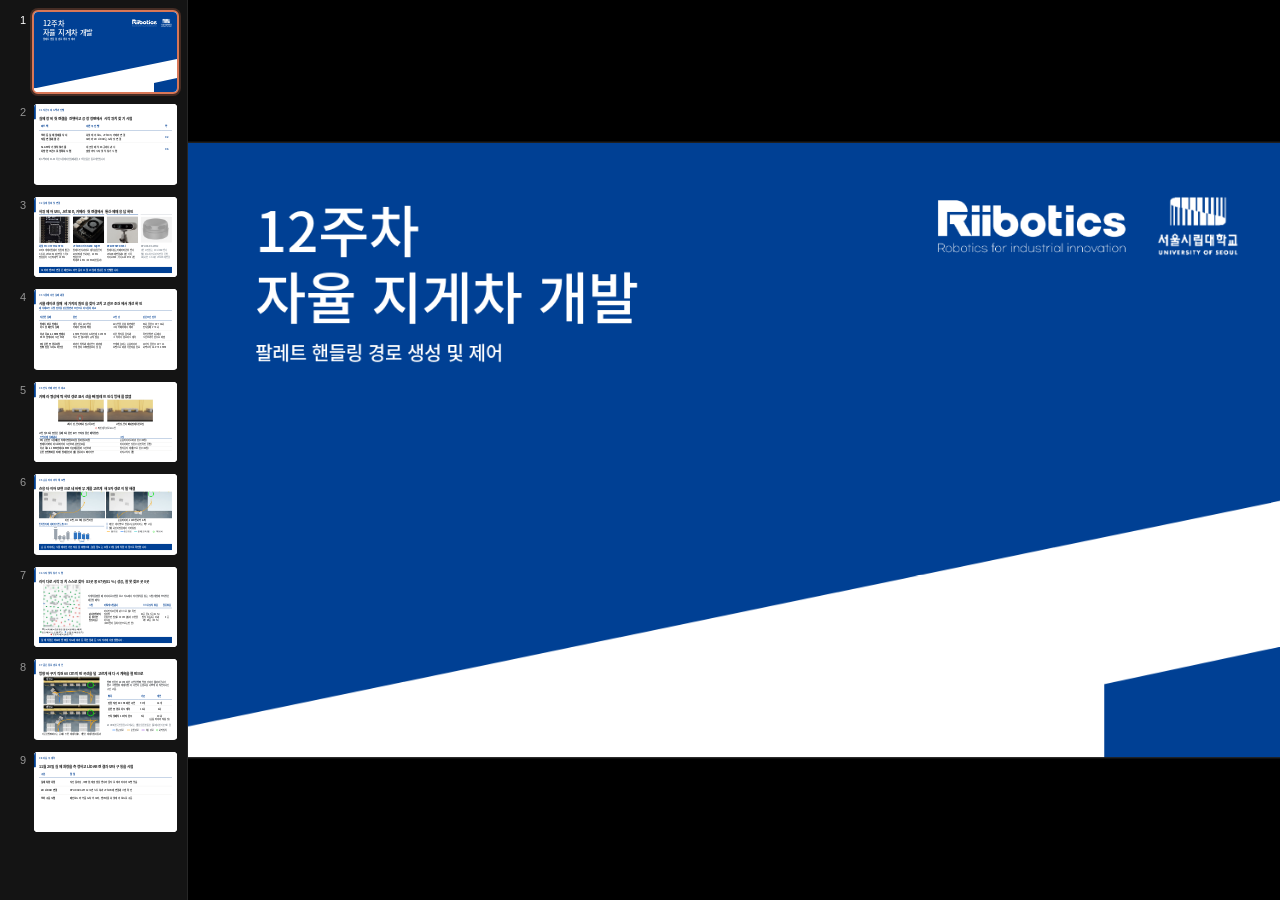
<file: week-12/index.html>
<!DOCTYPE html>
<html lang="ko"><head><meta charset="utf-8"><meta name="viewport" content="width=device-width, initial-scale=1"><title>12주차 자율 지게차 개발</title>
<link rel="icon" href="data:,">
<script src="vendor/react.production.min.js"></script><script src="vendor/react-dom.production.min.js"></script><script src="./support.js"></script></head>
<body><x-dc><helmet><meta name="viewport" content="width=device-width, initial-scale=1"><title>12주차 자율 지게차 개발</title>
<link rel="stylesheet" href="vendor/uos-slide-template/fonts/fonts.css"><link rel="stylesheet" href="vendor/uos-slide-template/_ds_bundle.css"><link rel="stylesheet" href="vendor/uos-slide-template/styles.css"><link rel="stylesheet" href="deck.css?v=a7283168bbbf"><script src="vendor/uos-slide-template/_ds_bundle.js"></script></helmet>
<x-import component-from-global-scope="deck-stage" from="./deck-stage.js" width="1280" height="720" hint-size="100%,100%">
<section class="title-section" data-label="개발 진행 보고" data-screen-label="01" data-duration="15" data-speaker-notes="권장 15초

안녕하십니까. 12주차 자율 지게차 개발 진행 상황을 발표할 김광민이라고 합니다. 지난주 피드백에 대한 답으로 실제 장비를 처음 연결한 결과와 시작 위치 찾기 시험을 말씀드리고, 그사이 시뮬레이션에서 실패한 사례를 어떻게 고쳤는지 말씀드리겠습니다. (전환)

[Sources]
진행 보고
11주차 피드백 원문: lightminn/forklift main docs/references/week11_feedback.md (로컬 전용, 저장소 밖 미추적 파일)
[/Sources]" style="background:#fff">
<x-import component-from-global-scope="UOSSlideDS.TitleSlide" hint-size="100%,100%" title="12주차
자율 지게차 개발" subtitle="팔레트 핸들링 경로 생성 및 제어"></x-import><img class="partner-mark" src="assets/riibotics-logo.png" alt="Riibotics">
</section>

<section data-label="지난주 피드백과 진행" data-screen-label="02" data-duration="30" data-speaker-notes="권장 30초

지난주 발표 뒤 받은 피드백 가운데 두 가지를 이번 주에 진행했습니다. 장비를 실제로 사서 써 볼 것, 그리고 SLAM으로 자기 위치를 찾는 기능을 더 다양하게 시험할 것입니다. 첫째는 하위 제어 보드와 Jetson, 카메라를 실제로 연결한 결과로 2쪽에서, 둘째는 시작 위치 찾기를 조건을 바꿔 시험한 결과로 6쪽에서 말씀드립니다. 그 사이 3쪽부터 5쪽은 시뮬레이션에서 실패한 사례를 고친 내용입니다. (전환)

[Sources]
표: 피드백별 이번 주 진행과 해당 장
「각종 장비들(ex, 모터) 실제로 사서 뚜다해보고 써볼것 / SLAM을 통한 자기 위치 판정 정확하게등등 다양하게 더 정확하게 테스트 하기」 (나머지 한 항목은 이번 주 진행이 없어 덱에서 뺌 — 사용자 2026-11-18): lightminn/forklift main docs/references/week11_feedback.md (로컬 전용, 저장소 밖 미추적 파일)
[/Sources]" style="background:#fff">
<x-import component-from-global-scope="UOSSlideDS.ContentSlide" hint-size="100%,100%" title="01  지난주 피드백과 진행"><div class="slide-body">
<h2 class="headline">실제 장비 첫 연결을 진행하고 공장 장면에서 시작 위치 찾기 시험</h2>
<table class="comparison h7 fb12"><tr><th>피드백</th><th>이번 주 진행</th><th>쪽</th></tr><tr><td>모터 등 실제 장비를 사서<br>직접 연결해 볼 것</td><td>하위 제어 보드, Jetson, 카메라 연결<br>모터와 2D LiDAR는 도착 뒤 연결</td><td>02</td></tr><tr><td>SLAM 자기 위치 찾기를<br>다양한 조건으로 정확히 시험</td><td>새 공장 배치 83곳에서 켜서<br>출발까지 시작 위치 찾기 시험</td><td>06</td></tr></table>
<p class="note12 fbn12">피드백 외에 03–05쪽은 시뮬레이션 실패 해결, 07쪽은 좁은 통로 개선입니다</p>
</div></x-import>
</section>

<section data-label="실제 장비 첫 연결" data-screen-label="03" data-duration="70" data-speaker-notes="권장 70초

첫 번째 피드백인 실제 장비입니다. 왼쪽부터 하위 제어 보드, 상위 제어 컴퓨터, 카메라, LiDAR입니다. 하위 제어 보드 STM32H743은 상위 컴퓨터가 보낸 목표값을 받아 바퀴와 조향, 포크 승강 모터 네 개를 직접 돌릴 보드입니다. 사진은 팀이 이번에 연결한 보드이고, 우리가 짠 펌웨어를 모터 출력을 잠근 상태로 처음 올렸습니다. 노트북과 Jetson에 각각 10분씩 연결했더니, 10밀리초마다 보내는 상태 메시지를 6만 개 가까이 받는 동안 빠진 것이 하나도 없었고, 명령을 보내고 결과가 돌아오기까지 가장 길어도 10밀리초 남짓이었습니다. 상위 제어 컴퓨터 Jetson은 20밀리초마다 하위 보드로 명령을 보내야 하는데, CPU 여섯 코어 모두에 부하를 걸어도 명령 간격이 가장 길 때 29.6밀리초로, 미리 정한 기준 80밀리초보다 짧았습니다. 카메라 RealSense D435i는 Jetson에 연결해 안에 든 관성 센서를 2분 동안 기록했고 측정이 빠짐없이 들어왔습니다. 2D LiDAR는 아직 장비가 없어 연결하지 못했습니다. 모터와 엔코더는 메인보드와 부품이 11월 20일에 발송되면 연결합니다. (전환)

[Sources]
사진: 팀 촬영(MCU) · 제품 사진, 값: 2026-11-17 실제 장비 측정
「H743 링크」: HIL 이미지(출력 잠금), 노트북 600 s · STATE 60,000 · seq 틈 0 · 왕복 p50 9.3 / 최대 10.15 ms · 리셋 0, Jetson 600 s · STATE 59,999 · seq 틈 0 · 왕복 3.97 / 10.26 ms · 리셋 0; 「다리 정체」 MAXN_SUPER 각 300 s: 정지 최대 21.9 ms, 부하(모든 코어) 최대 29.6 ms, 기준 80 ms 미만; 「D435i IMU」 120.2 s 자이로 399.8 Hz · 가속도 200.1 Hz · dropped 0; A2M12 미실시: lightminn/forklift main docs/validation/2026-11-17-hw-day.md
판정 줄로 위 값 확인(2026-11-17): lightminn/forklift main docs/validation/assets/hw-day-2026-11-17/jetson/h743_link.txt · jetson/stall/{idle,load}/verdict.txt · jetson/imu.txt
hw_h743.jpg 사용자 촬영(EXIF 지움), hw_jetson.jpg NVIDIA 제품 페이지 이미지(© NVIDIA), hw_d435.jpg Wikimedia Commons Marc Auledas CC BY-SA 4.0(D435, 겉모양 D435i 와 같음), hw_lidar.jpg 과제 브리프 3쪽 — SOURCES.md: 사진
메인보드 · 부품 11월 20일 발송 예정: 사용자 (2026-11-10)
[/Sources]" style="background:#fff">
<x-import component-from-global-scope="UOSSlideDS.ContentSlide" hint-size="100%,100%" title="02  실제 장비 첫 연결"><div class="slide-body">
<h2 class="headline">하위 제어 보드, Jetson, 카메라 첫 연결에서 통신·제때 응답 확인</h2>
<div class="devs12 dev4 grow">
<div class="dev12"><figure class="shot"><img class="media" src="assets/hw_h743.jpg" alt="WeAct STM32H743 코어 보드 윗면. 가운데 STM32H743 칩, 아래쪽에 USB-C 단자, 양옆에 핀 헤더"></figure><h3>하위 MCU STM32H743</h3><p>모터 4개 제어 펌웨어 첫 탑재 (잠금)</p><p>노트북, Jetson 10분 연결 누락 0</p><p>명령 왕복 시간 최대 약 10 ms</p></div>
<div class="dev12"><figure class="shot"><img class="media" src="assets/hw_jetson.jpg" alt="NVIDIA Jetson Orin Nano 개발 키트 보드. 검은 방열판과 팬"></figure><h3>Jetson Orin Nano Super</h3><p>팔레트 인식과 경로 계획용 컴퓨터</p><p>6코어 최대 부하 5분, 20 ms 명령 간격</p><p>최대 29.6 ms (80 ms 미만 통과)</p></div>
<div class="dev12"><figure class="shot"><img class="media" src="assets/hw_d435.jpg" alt="Intel RealSense 깊이 카메라를 작은 삼각대에 올린 사진"></figure><h3>RealSense D435i</h3><p>팔레트 찾는 카메라와 관성 센서</p><p>Jetson에 연결해 2분간 기록</p><p>자이로 400, 가속도 200 Hz 수신</p></div>
<div class="dev12 off12"><figure class="shot"><img class="media" src="assets/hw_lidar.jpg" alt="SLAMTEC RPLIDAR A2 2D 라이다"></figure><h3>RPLIDAR A2M12</h3><p>주변 모양 읽는 2D LiDAR 센서</p><p>장비 미도착으로 아직 연결 못 함</p><p>도착하면 노트북과 Jetson에 연결</p></div>
</div>
<div class="takeaway">모터와 엔코더 연결은 메인보드와 부품이 11월 20일에 발송된 뒤 진행합니다.</div>
</div></x-import>
</section>

<section data-label="시뮬레이션 실패 해결" data-screen-label="04" data-duration="70" data-speaker-notes="권장 70초

다음은 시뮬레이션에서 임무가 실패한 사례를 어떻게 고쳤는지입니다. 세 가지 모두 고치기 전과 후를 같은 장면, 같은 조건으로 다시 돌려 비교했습니다. 첫째, 좁은 통로에서 팔레트 바로 앞까지 가서 카메라가 팔레트를 인식하지 못한 실패는, 운용 화면에 보여 주려고 그린 경로 표시선이 카메라 영상에도 찍혀서였습니다. 표시선을 카메라에서 빼자 40번 중 완주가 34번에서 36번으로 늘고 인식 실패가 없어졌습니다. 둘째, 출발점으로 돌아오는 마지막에 목표에서 8.1밀리미터 떨어져 멈춘 채 시간이 초과되던 것은, 8밀리미터 안이어야 도착으로 인정하는데 0.1밀리미터 차이로 인정되지 않았고 이렇게 멈춘 경우를 처리하는 규칙이 없어서였습니다. 이런 정지를 감지해 다시 계획하게 해서 완주로 바뀌었는데, 장면 하나에서 확인한 결과입니다. 셋째는 시뮬레이터 자체의 문제였습니다. 차체 모형의 바퀴가 딱딱해서 무게가 대각선 두 바퀴로 쏠렸고, 그래서 차체가 조향 명령보다 덜 돌았습니다. 순응 타이어 모형으로 바꾸자 같은 조건 13가지의 완주가 10가지에서 13가지가 되었습니다. (전환)

[Sources]
표: 고치기 전후를 같은 장면 · 같은 조건으로 다시 돌린 비교 (Isaac 시뮬레이션)
3.3 R vs S: 같은 스냅숏에서 표시 prim 이 인식 카메라에 안 보임 / 보임, 같은 장면 · seed 40 짝, 결정 모드: 완주 36/40 대 34/40, perception 실패 0 대 1(aisle_rack s2): lightminn/forklift main docs/validation/2026-11-15-post-fix-baseline.md
표시선 · 목적지 고리가 렌더되는 장면 prim 이라 인식 카메라에 찍힘(#509), 수정 #512; 표시만 끈 진단에서 근접 캡처 거부 → 채택 2/2: lightminn/forklift main docs/validation/2026-11-14-path-display-impact.md
random_1 s24 복귀 끝 옆 8.100 mm(허용 8 mm)에서 약 34.5 s 정지 → 시간 초과: lightminn/forklift main docs/validation/2026-11-17-return-home-timeout.md
결정 모드 짝 s24: 끔 시간 초과, --goal-creep-band on 완주; riib 런처 기본 켬(#571), 근거 seed 1: lightminn/forklift main docs/validation/2026-11-17-goal-band-cusp-retry.md
덱 목록 13 짝(random_1 s0 · 5 · 7 · 8 · 9 · 12 · 19 · 23, aisle_rack s1 · 2 · 4 · 17 · 18): 완주 10/13 → 13/13, 하역 오차 중앙(두 팔 완주 10 짝) 16.0 → 4.5 mm; 끔 실패 s8(운반 경로 이탈) · s4(좁은 통로 전환점) · s12(관측 시간 초과, 원인 미확인); 나머지 10 짝은 끔에서도 완주(지금 main 에서 재현 안 됨): lightminn/forklift main docs/validation/2026-11-18-f2-i-reregistration.md (#575, main 460b3578, 문서 커밋 ec888ef1)
순응 타이어(F2) 접촉을 riib · 라이브 런처 기본 켬(러너 기본은 끔, 사용자 결정); smoke riib 3 장면 완주 · 라이브 3/3 (총괄 2026-11-18): lightminn/forklift main PR #576 (머지 09448ca2)
06 장 세 사례(표시선 aisle_rack s2, 복귀 정체 s24)는 지금 main 에서 모두 완주(F2I 3.3 절); 11주차 연속 이송 랜덤 배치 1 회 실패는 지금 main 라이브 1 회에서 재현 안 됨(고친 사례로 쓰지 않음): 재확인
[/Sources]" style="background:#fff">
<x-import component-from-global-scope="UOSSlideDS.ContentSlide" hint-size="100%,100%" title="03  시뮬레이션 실패 해결"><div class="slide-body">
<h2 class="headline">시뮬레이션 실패 세 가지의 원인을 찾아 고치고 같은 조건에서 개선 확인</h2>
<p class="panel-h">세 사례 모두 수정 전후를 같은 장면과 조건으로 다시 돌려 비교</p>
<table class="comparison h7 fx12 fx4"><tr><th>지난번 실패</th><th>원인</th><th>고친 것</th><th>같은 조건 전후</th></tr><tr><td>팔레트 바로 앞에서<br>다시 볼 때 인식 실패</td><td>계획 경로 표시선이<br>카메라 영상에 찍힘</td><td>표시선을 운용 화면에만<br>그려 카메라에서 제외</td><td>40회 중 완주 34→36회<br>인식 실패 1→0회</td></tr><tr><td>복귀 목표 8.1 mm 옆에서<br>34초 넘게 서다 시간 초과</td><td>8 mm 안이어야 도착인데 0.1 mm<br>차로 안 됐고 대처 규칙 없음</td><td>이런 정지를 감지해<br>그 자리서 경로 다시 계획</td><td>확인한 장면 1곳에서<br>시간 초과가 완주로 바뀜</td></tr><tr><td>S자 운반 중 경로 이탈<br>방향 전환 시 각도 어긋남</td><td>바퀴가 딱딱해 대각선 두 바퀴에<br>무게 쏠려 조향 명령보다 덜 돎</td><td>무게에 눌리는 순응 타이어<br>모형으로 바꿔 기본 적용 완료</td><td>13가지 중 완주 10→13<br>하역 오차 16.0→4.5 mm</td></tr></table>
</div></x-import>
</section>

<section data-label="인식 카메라 전후 비교" data-screen-label="05" data-duration="45" data-speaker-notes="권장 45초

첫 번째 사례를 화면으로 보면 이렇습니다. 왼쪽이 고치기 전, 오른쪽이 고친 뒤의 인식 카메라 화면입니다. 고치기 전에는 빨간 동그라미 안에 계획 경로 표시선이 찍혀 있고, 이 선이 팔레트 앞에 걸리면 팔레트 입구 폭을 잘못 읽어 인식을 거부한 경우가 있었습니다. 고친 뒤에는 선이 보이지 않습니다. 고친 뒤에도 40번 중 4번은 실패했고, 넷 다 무작위로 물건을 놓은 장면이었습니다. 첫째는 S자로 운반하다 경로를 벗어난 경우로, 시뮬레이션 차체가 조향 명령보다 덜 돌았기 때문이고 뒤에서 볼 순응 타이어로 바꾼 뒤 완주했습니다. 둘째는 팔레트를 가까이서 다시 보러 가다 시간이 다 된 경우인데, 원인은 아직 확인하지 못했습니다. 순응 타이어로 다시 돌리니 완주했지만 그것이 원인이라는 근거는 없습니다. 셋째는 앞 표 둘째 행의 복귀 끝 정지로, 정지를 감지해 다시 계획하게 고쳤습니다. 넷째는 운반 중 방향을 바꿀 자리가 장애물 칸과 겹쳐 경로를 다시 짜지 못한 경우로, 아직 고치지 못했습니다. (전환)

[Sources]
그림: Isaac Sim 인식 카메라 근접 캡처, 왼쪽 고치기 전 · 오른쪽 고친 뒤
pdBefore_aisle_rack_s2(표시선이 카메라에 보이는 진단 설정) · pdAfter_aisle_rack_s2(기본)의 run/perception_capture_2_rgb.png(근접 캡처) — 두 실행 모두 완주, 그림은 선이 찍히는 모양을 보이는 것: ws1 /home/projects/forklift/test_runs/render12_f7566ed4/ (isaac_array 19683, 스냅숏 r12_f7566ed4, 결정 모드, 시뮬-물성 세션 렌더)
표시가 있을 때 근접 캡처 opening_width_mismatch 거부 — 원고의 「입구 폭을 잘못 읽어」: lightminn/forklift main docs/validation/2026-11-14-path-display-impact.md
(160, 140)–(560, 330) 을 잘라 2 배 확대, 고치기 전 그림에 빨간 동그라미(선 자리): 편집
남은 실패 표: 40 짝 집합 R 36/40, 실패 분류 planning 1 · tracking 3, 모두 random_1(30/30 중 26) — 짝 차이 표의 random_1 s11 scene_replan_refused:cusp_pose:blocked:occupied(운반), s24 Tracking timeout in return_home: lightminn/forklift main docs/validation/2026-11-15-post-fix-baseline.md
#539 R 의 나머지 실패: s8 Tracking failed in transport(cross_track), s12 Tracking timeout in observe, s11 · s49 cusp_pose:blocked:occupied, s24 return_home 시간 초과(목표 크리프, #571) — s49 는 40 짝 밖: lightminn/forklift main docs/plans/2026-11-18-f2-i-reregistration.md 1 절
이후: s8 O 실패 · F2 완주 1.8 mm, s12 O 실패(같은 사유) · F2 완주 3.4 mm 원인 미확인(조향 S 자 아님), s24 는 RHT · GBC 의 정지 감지 재계획(--goal-creep-band, riib 기본 #571); s11 은 고친 기록 없음: lightminn/forklift main docs/validation/2026-11-18-f2-i-reregistration.md (#575, main 460b3578, 문서 커밋 ec888ef1)
[/Sources]" style="background:#fff">
<x-import component-from-global-scope="UOSSlideDS.ContentSlide" hint-size="100%,100%" title="04  인식 카메라 전후 비교"><div class="slide-body">
<h2 class="headline">카메라 영상에 찍히던 경로 표시선을 빼 팔레트 인식 방해를 없앰</h2>
<div class="cam12 cam4">
<figure class="shot camf12"><img class="media" src="assets/s04_cam_before.png" alt="고치기 전 인식 카메라 화면. 노란 벽 앞 바닥에 팔레트, 화면 아래 가운데에 파란 짧은 선이 찍혀 있고 빨간 동그라미로 표시됨"><figcaption>고치기 전, 선이 찍혀 입구 폭 오인</figcaption></figure>
<figure class="shot camf12"><img class="media" src="assets/s04_cam_after.png" alt="고친 뒤 인식 카메라 화면. 같은 장면, 파란 선이 없음"><figcaption>고친 뒤, 선이 빠져 팔레트만 보임</figcaption></figure>
</div>
<div class="lgd7"><span class="lg"><span class="sw ring" style="border-color:#d64541"></span>찍힌 계획 경로 표시선</span></div>
<div class="fail12"><p>고친 뒤 40회 중 남은 실패 4회 원인 (모두 무작위 물건 배치 장면)</p>
<table class="comparison h7 fl12"><tr><th>무엇이 왜 실패했나</th><th>그 뒤</th></tr><tr><td>S자 운반 중 시뮬레이션 차체가 명령보다 덜 돌아 경로 이탈</td><td>순응 타이어로 바꿔 완주 (05장)</td></tr><tr><td>팔레트 가까이 다시 보러 가다 시간 초과, 원인은 모름</td><td>타이어 바꾼 뒤 완주 (원인 확인 못함)</td></tr><tr><td>복귀 목표 8.1 mm 옆에서 8 mm 기준에 못 들어 시간 초과</td><td>정지 감지 재계획으로 완주 (03장)</td></tr><tr><td>운반 중 방향 바꿀 자리가 장애물 칸과 겹쳐 경로 다시 짜기 거부</td><td>아직 고치지 못함</td></tr></table></div>
</div></x-import>
</section>

<section data-label="순응 타이어 차체 모형" data-screen-label="06" data-duration="55" data-speaker-notes="권장 55초

세 번째 사례인 차체 모형입니다. 위 영상은 같은 장면을 같은 조건으로 돌린 것으로, 왼쪽이 이전 모형, 오른쪽이 순응 타이어 모형입니다. 팔레트를 실은 지게차가 주황색 경로를 따라 S자로 휘어 하역 칸으로 가는데, 이전 모형은 마지막 왼쪽 굽이에서 경로 바깥으로 밀려나 111초에 실패하고, 순응 타이어 모형은 경로대로 돌아 118초쯤 하역 칸에 도착합니다. 아래 그래프가 그 이유입니다. 차를 세워 두었을 때 이전 모형은 앞왼쪽과 뒤오른쪽 바퀴에 무게가 쏠렸고, 순응 타이어 모형은 좌우가 고르게 받습니다. 조향을 끝까지 꺾었을 때 실제로 도는 정도도 비교할 수 있는 12가지 모두 명령에 더 가까워졌습니다. 다만 이 조향 비교는 초속 0.4미터보다 느린 구간에서만 확인한 것이고, 조향 조건 12가지 중 3가지는 여전히 명령의 95퍼센트에 못 미치게 덜 돕니다. 순응 타이어는 시뮬레이션 실행의 기본 설정으로 적용을 마쳤고, 적용 뒤 확인 실행도 모두 완주했습니다. 타이어가 눌리는 정도는 추정값이라 11월 20일 실제 차량 측정으로 확인하겠습니다. 실시간으로 돌린 관찰에서도 이전 모형은 세 번 중 한 번 S자 구간에서 벗어났고 순응 타이어는 세 번 모두 완주했지만, 이것은 판정용 시험은 아닙니다. (전환)

[Sources]
영상: Isaac Sim 탑뷰(4배속), 그래프: 시뮬 정지 하중(빈차)
3.3 · 4 절: 덱 목록 13 짝 조향 포화 구간 달성 곡률 비 12 짝(s12 제외) 0.851–0.955 → 0.918–0.964, 12 짝 모두 개선, 켬 중앙 0.960, 켬에서 0.95 미만 3 짝(s9 · s19 · s23); 고속 층(0.4 m/s 이상) 노출 0 s — 저속 포화 구간 한정(assets/f2i-reregistration/mechanism_deckset.json.gz md5 27feb5f2… 로 재계산): lightminn/forklift main docs/validation/2026-11-18-f2-i-reregistration.md (#575, main 460b3578, 문서 커밋 ec888ef1)
이전 모형 정지 하중 D0: 앞왼 115.3 · 앞오 33.0 · 뒤왼 30.6 · 뒤오 76.1 N (빈차, 평평한 바닥, 구동 정지 · 조향 고정, 1 s 평균, 합 약 255 N = 26 kg): lightminn/forklift main docs/validation/2026-11-17-model-symmetry-check.md (#573) 3 절
4 절 탐침: 순응 타이어 74.4 · 73.9 · 53.2 · 53.5 N, 반복 같음; 타이어 강성 140 kN/m 는 추정값: lightminn/forklift main docs/validation/2026-11-18-f2-i-reregistration.md (#575, main 460b3578, 문서 커밋 ec888ef1)
video/f2iw_O_random_1_s8/run/transport.mp4 (111.3 s, sha256 8cb8c30eedc098240b288e2e621efb0e2d2bedb22d82719570ef85e08ca2aa34, 운반 중 경로 이탈) · video/f2iw_F2_random_1_s8/run/transport.mp4 (165.3 s, sha256 3d276fd13363e3051d9cf0a26926abbe8496dc61f1d8d41f808d2afaa86aa5ac, 완주), 결정 모드 · VIDEO=off 짝과 궤적 같음; 시뮬 40 s 부터 잘라 좌우로 붙여 4 배속, 시뮬 시각과 끝 라벨(agy 문구) 겹침: ws1 /home/projects/forklift/test_runs/f2i/batch_f2i_22fe89be/ (스냅숏 f2i_22fe89be, 결정 모드, 시뮬-물성 세션)
riib · 라이브 런처 기본 켬, smoke riib 3 장면 완주 · 라이브 3/3: lightminn/forklift main PR #576 (머지 09448ca2)
운영(실시간) 모드 비용 측정 관찰: 이전 모형 3 번 중 1 번 S 자 이탈, 순응 타이어 3/3 완주 — 판정 아님: 총괄 (2026-11-18)
[/Sources]" style="background:#fff">
<x-import component-from-global-scope="UOSSlideDS.ContentSlide" hint-size="100%,100%" title="05  순응 타이어 차체 모형"><div class="slide-body">
<h2 class="headline">순응 타이어 모형으로 네 바퀴 무게를 고르게 해 S자 경로 이탈 해결</h2>
<div class="ty5 grow">
<figure class="shot vw12b"><video class="media" src="assets/s05_tyre.mp4" poster="assets/s05_tyre_poster.jpg" autoplay loop muted playsinline aria-label="위에서 본 두 영상. 팔레트를 실은 지게차가 주황 운반 경로를 따라 S자로 휘어 오른쪽 위 하역 칸으로 감. 왼쪽 이전 모형은 마지막 굽이에서 경로 바깥으로 밀려나 111초에 멈춤, 오른쪽 순응 타이어 모형은 경로대로 돌아 하역 칸에 도착"></video></figure>
<div class="stcap12 ty5c"><span>이전 모형, 111초에 경로 벗어남</span><span>순응 타이어, 118초쯤 하역 도착</span></div>
<div class="ty5b">
<div class="stack ty5chart"><p class="panel-h">빈차 정지 때 네 바퀴가 받는 힘 (N)</p><svg class="diagram ldc12" viewBox="0 0 560 230" role="img" aria-label="네 바퀴가 받는 힘 막대그래프. 이전 모형: 앞왼 115, 앞오 33, 뒤왼 31, 뒤오 76 N. 순응 타이어: 앞왼 74, 앞오 74, 뒤왼 53, 뒤오 54 N"><g font-family="var(--uos-font)"><line x1="20" y1="170" x2="550" y2="170" stroke="#8c97a3" stroke-width="2"/><rect x="40" y="31.6" width="44" height="138.4" rx="3" fill="#9aa3ad"/><text x="62.0" y="24.6" text-anchor="middle" font-size="17" font-weight="700" fill="#1b1f24">115</text><text x="62.0" y="190" text-anchor="middle" font-size="15" fill="#3c4650">앞왼</text><rect x="96" y="130.4" width="44" height="39.6" rx="3" fill="#9aa3ad"/><text x="118.0" y="123.4" text-anchor="middle" font-size="17" font-weight="700" fill="#1b1f24">33</text><text x="118.0" y="190" text-anchor="middle" font-size="15" fill="#3c4650">앞오</text><rect x="152" y="133.3" width="44" height="36.7" rx="3" fill="#9aa3ad"/><text x="174.0" y="126.3" text-anchor="middle" font-size="17" font-weight="700" fill="#1b1f24">31</text><text x="174.0" y="190" text-anchor="middle" font-size="15" fill="#3c4650">뒤왼</text><rect x="208" y="78.7" width="44" height="91.3" rx="3" fill="#9aa3ad"/><text x="230.0" y="71.7" text-anchor="middle" font-size="17" font-weight="700" fill="#1b1f24">76</text><text x="230.0" y="190" text-anchor="middle" font-size="15" fill="#3c4650">뒤오</text><text x="146.0" y="216" text-anchor="middle" font-size="19" font-weight="700" fill="#9aa3ad">이전 모형</text><rect x="310" y="80.7" width="44" height="89.3" rx="3" fill="#2f74c0"/><text x="332.0" y="73.7" text-anchor="middle" font-size="17" font-weight="700" fill="#1b1f24">74</text><text x="332.0" y="190" text-anchor="middle" font-size="15" fill="#3c4650">앞왼</text><rect x="366" y="81.3" width="44" height="88.7" rx="3" fill="#2f74c0"/><text x="388.0" y="74.3" text-anchor="middle" font-size="17" font-weight="700" fill="#1b1f24">74</text><text x="388.0" y="190" text-anchor="middle" font-size="15" fill="#3c4650">앞오</text><rect x="422" y="106.2" width="44" height="63.8" rx="3" fill="#2f74c0"/><text x="444.0" y="99.2" text-anchor="middle" font-size="17" font-weight="700" fill="#1b1f24">53</text><text x="444.0" y="190" text-anchor="middle" font-size="15" fill="#3c4650">뒤왼</text><rect x="478" y="105.8" width="44" height="64.2" rx="3" fill="#2f74c0"/><text x="500.0" y="98.8" text-anchor="middle" font-size="17" font-weight="700" fill="#1b1f24">54</text><text x="500.0" y="190" text-anchor="middle" font-size="15" fill="#3c4650">뒤오</text><text x="416.0" y="216" text-anchor="middle" font-size="19" font-weight="700" fill="#2f74c0">순응 타이어</text></g></svg></div>
<div class="stack ty5n"><p>이전은 대각선으로 쏠렸고 순응 타이어는 좌우 고름</p><p>실제 회전이 명령에 더 가까워짐</p>
<div class="lgd7"><span class="lg"><span class="sw ln" style="background:#ffa60a"></span>운반 경로</span><span class="lg"><span class="sw ln" style="background:#0d73ff"></span>접근 경로</span><span class="lg"><span class="sw ln" style="background:#33cccc"></span>팔레트 관측 경로</span><span class="lg"><span class="sw ring" style="border-color:#22e022"></span>하역 위치</span></div></div>
</div>
</div>
<div class="takeaway">순응 타이어는 시뮬레이션 기본 적용을 마쳤으며, 눌림 정도는 11월 20일 실제 차량 측정으로 확인합니다.</div>
</div></x-import>
</section>

<section data-label="시작 위치 찾기 시험" data-screen-label="07" data-duration="60" data-speaker-notes="권장 60초

두 번째 피드백인 SLAM 자기 위치 찾기입니다. 지게차는 SLAM으로 미리 만든 지도 위에서, LiDAR로 본 주변 모양을 지도와 맞춰 자기 위치를 찾습니다. 시험한 장면은 개발에 쓰지 않은 새 공장 배치입니다. 지게차를 출발점에 놓고 어디인지 알려 주지 않은 채 켰고, 지게차가 스스로 위치를 찾고 맞는지 확인한 뒤 출발까지, 실제로 켜서 출발하는 순서 그대로 해 봤습니다. 제자리에서 못 찾으면 앞뒤로 30센티미터 움직여 주변을 다시 보게 했습니다. 출발점은 84곳이었는데 한 곳은 시뮬레이터가 시작하다 멈춰 빼서 83곳입니다. 83곳 중 67곳은 제자리에서 스스로 위치를 찾았고, 앞뒤로 움직여 2곳을 더 찾아 모두 69곳입니다. 앞뒤 이동은 못 찾은 16곳 중 2곳만 살렸고 20초쯤 더 걸려 기본으로는 쓰지 않습니다. 지도의 파란 점이 이 두 곳입니다. 틀린 위치를 맞다고 정한 경우는 없었습니다. 왼쪽 지도에서 빨간 점, 즉 끝내 위치를 정하지 못해 사람이 골라 준 14곳은 모두 비슷한 짐 더미와 선반이 반복되는 아래쪽에 모여 있습니다. 그래서 실차는 바닥에 시작 자리를 표시하고 그 좌표와 방향을 지도에 등록해 둔 뒤, 그 자리에서 출발하도록 정했습니다. (전환)

[Sources]
그림: SLAM 지도 위 출발점별 결과(이동 시험), 표: 시작 위치 찾기 시험 (Isaac 시뮬레이션)
(화면에서 뺌, 사용자 2026-11-18) 공장 배치 seed 4 새 조사 지도, 유효 84 곳, 성공 69 (82 %), 틀린 확정 0 · 부정확 0 — 기록 스캔으로 정합기 평가(차 움직이지 않음): lightminn/forklift main docs/validation/2026-10-29-b-p1b-search-budget.md
(화면에서 뺌, 사용자 2026-11-18 — 06 장 숫자를 지도와 같은 11-16 시험 하나로 통일) 11-01 공장 배치 seed 5, Isaac 출발 재위치: 유효 84, 성공 68 (81.0 %), 틀림 0, 위치 오차 중앙값 2.0 cm(이 값은 11-01 시험 것이라 화면에서 뺌): lightminn/forklift main docs/validation/2026-10-29-b-p2d-start-relocalization.md
같은 지도 · 출발 목록, 유효 84: 제자리 67 → 이동 69, 틀린 확정 0, 이동 비용 중앙값 20.9 s, 승격 안 함 · 실차는 정해 둔 시작 자리(known start); 2 절 · 3 절: 판정 유효 84 중 val4_092 는 Isaac 기동 중 멈춰 위치 추정을 시작하지 못함 → 비교 짝 83(화면 분모), 제자리 67 (80.7 %) → 이동 69 (83.1 %), 미구제 14, 틀린 확정 0, 지도 점 83; 정적 실패 16 은 B-P2d 의 16 과 같은 출발 — 화면 숫자는 모두 이 시험: lightminn/forklift main docs/validation/2026-11-16-reloc-observe-move.md
B-P2d 조사 지도 hall_s5b_G0 (map 3edf24b0, Drive ws1-cleanup-20261110-an/an_f1.tar.zst 에서 grid.npz · manifest.json 만 꺼냄) 위에 val_s5.json 출발 자세와 reloc-observe-move/compare.json 결과(make_map.py): 제자리 67, 이동 뒤 2, 미확정 14, val4_092 제외: 지도 그림
「정해 둔 시작 자리」 = 바닥에 시작 자리를 표시하고 좌표 · 방향을 지도에 등록, 재위치 탐색 없이 시작: 총괄 (2026-11-17)
[/Sources]" style="background:#fff">
<x-import component-from-global-scope="UOSSlideDS.ContentSlide" hint-size="100%,100%" title="06  시작 위치 찾기 시험"><div class="slide-body">
<h2 class="headline">라이다로 시작 위치 스스로 찾아 83곳 중 67곳(81 %) 성공, 잘못 찾은 곳 0곳</h2>
<div class="rel12 rel6 grow">
<div class="map12">
<figure class="shot mapf12"><img class="media" src="assets/s06_map.png" alt="SLAM으로 만든 홀 지도. 검은 벽과 회색 네모 짐 더미 사이에 출발점이 색 점으로 찍혀 있음. 초록 점이 대부분이고, 파란 점 두 개, 빨간 점 14개는 모두 지도 아래쪽 절반에 있음"></figure>
<div class="maplg12"><p>83곳 시작 위치 시험, 못 찾은 곳은 짐이 반복되는 아래쪽</p>
<div class="lgd7"><span class="lg"><span class="sw dt" style="background:#22a050"></span>제자리에서 스스로 찾음 67곳</span><span class="lg"><span class="sw dt" style="background:#2f74c0"></span>앞뒤로 움직여 찾음 2곳</span><span class="lg"><span class="sw dt" style="background:#d64541"></span>못 찾아 사람이 골라 줌 14곳</span></div></div>
</div>
<div class="stack">
<p class="rlin12">지게차를 켰을 때 라이다로 주변을 보고 지도에서 자기 위치를 찾는 시험 (개발에 쓰지 않은 새 공장 배치)</p>
<table class="comparison h7 rl12 rl6"><tr><th>시험</th><th>어떻게 시험했나</th><th>스스로 위치 찾음</th><th>잘못 찾음</th></tr><tr><td>켜서 출발까지<br>(못 찾으면 앞뒤 이동)</td><td>어디인지 모른 채 켜 스스로 찾고 확인 뒤 출발<br>못 찾으면 앞뒤로 30 cm 움직여 주변을 다시 봄<br>(20초쯤 더 걸려 기본으로는 안 씀)</td><td>83곳 중 67곳 (81 %)<br>앞뒤 이동 2곳 더해<br>모두 69곳 (83 %)</td><td>0곳</td></tr></table>
</div>
</div>
<div class="takeaway">실제 차량은 좌표와 방향을 지도에 미리 등록한 정해 둔 시작 자리에서 출발합니다.</div>
</div></x-import>
</section>

<section data-label="좁은 통로 경로 개선" data-screen-label="08" data-duration="50" data-speaker-notes="권장 50초

리보틱스가 보낸 좁은 통로 장면에서는 팔레트를 꺼낸 뒤 후진과 전진을 바꾸는 방향 전환점을 지나야 합니다. 경로 계획기가 방향을 바꾸기 바로 직전에 60센티미터도 안 되는 짧은 곡선을 자주 넣었습니다. 그 짧은 거리 안에서는 차체 각도를 맞출 여유가 적어 어긋나기 쉽고, 어긋나면 지게차가 멈춰서 경로를 다시 계획해야 했습니다. 이전 조사에서 그런 짧은 곡선 44번 중 37번은 그대로 통과했고 7번이 어긋나 다시 계획했습니다. 그래서 경로를 고를 때 방향을 바꾸기 직전 60센티미터 미만 곡선이 들어간 경로를 더 나쁜 경로로 쳐서, 그 자리를 직선이나 더 긴 구간으로 바꾼 경로를 고르게 했습니다. 못 가는 경로가 아니라 실패하기 쉬운 경로라서 금지하지 않고 덜 고르게 했습니다. 금지하면 좁은 곳에서는 길이 아예 나오지 않을 수 있고, 그래서 바꾼 뒤에도 18개가 남아 있습니다. 영상은 같은 장면을 같은 조건으로 돌린 것으로, 위의 기존은 방향을 바꾸는 곳에서 앞뒤로 여러 번 움직이며 경로를 두 번 다시 계획하고, 아래의 개선은 다시 계획 없이 빠져나옵니다. 무작위 배치 10가지로 비교하니 그런 짧은 곡선이 90개에서 18개로, 운반 중 다시 계획한 횟수가 16번에서 8번으로 줄었고, 완주는 9번으로 같았습니다. 이 비교는 순응 타이어를 쓰기 전 차체 모형으로 돌린 것입니다. 순응 타이어를 적용한 지금 기본 설정으로 같은 10가지를 다시 돌려 보니 10가지 모두 완주했습니다. 표의 개선 칸 완주 10회는 순응 타이어까지 적용한 이 결과이고, 짧은 곡선을 덜 고르게 한 것만으로 9회가 10회로 늘어난 것은 아닙니다. 위의 두 줄, 짧은 곡선 수와 다시 계획 횟수는 순응 타이어 전 비교입니다. (전환)

[Sources]
영상: Isaac Sim 탑뷰(8배속), 위 기존 · 아래 개선
2 절: aisle_rack seed 0–9 × 끔 / 켬(--short-cusp-arc 0.6,1.0), 결정 모드; 운반 cusp 실패 뒤 재계획 16 → 8, 완주 9 = 9, 운반 짧은 곡선 cusp 다리(0.6 m 미만) 90 → 18; aisle_rack 한정 기본 켬(#566): lightminn/forklift main docs/validation/2026-11-16-aisle-short-cusp-arc.md
0.6 m 미만 곡선 다리가 cusp 바로 앞에 오면 비용을 더함: lightminn/forklift main docs/plans/2026-11-16-aisle-short-cusp-arc.md
짧은 다리 곡선 통과 37 · 실패 7(요 오차 허용 0.05 rad 초과), 실패 7 건 모두 재계획 경로의 다음 판정에서 통과 — 원고의 「44번 중 37번 통과, 7번 다시 계획」: lightminn/forklift main docs/validation/2026-11-15-aisle-cusp-heading.md (#522)
남은 실패 aisle_rack s4: 이전 모형 실패(운반 전환점, 재계획 2 회 뒤) → 순응 타이어 완주 5.7 mm — 다른 스냅숏(f2i_22fe89be)이라 표의 짝(acs_d45bb1e1)과 섞지 않음: lightminn/forklift main docs/validation/2026-11-18-f2-i-reregistration.md (#575, main 460b3578, 문서 커밋 ec888ef1)
지금 기본 설정 재확인: riib aisle_rack s0–s9, 한 코드 판 main 09448ca2(#576 뒤), --deterministic 만, 런처 기본(열 실행 모두 riib_defaults.txt 에 TYRE_CONTACT=f2 · SHORT_CUSP_ARC=0.6,1.0), VIDEO=off, 10/10 완주 — ws1 test_runs/deck12/aisle9_main_09448ca2/d12_aisle_rack_s&lt;N&gt;(s3 · s5–s9, 19892) · aisle4_main_09448ca2/d12_aisle_rack_s&lt;N&gt;(s0 · s1 · s2 · s4, 19898): 시뮬-물성 (2026-11-18, 잡 19892 · 19898)
ws1 test_runs/acs/render_acs_d45bb1e1/acsAv_aisle_rack_s1 · acsBv_aisle_rack_s1/run/transport.mp4 (sha256 9b3bc418… · e53ef020…), 시뮬 40–245 s, 위아래로 붙여 8 배속: 영상
[/Sources]" style="background:#fff">
<x-import component-from-global-scope="UOSSlideDS.ContentSlide" hint-size="100%,100%" title="07  좁은 통로 경로 개선"><div class="slide-body">
<h2 class="headline">방향 바꾸기 직전 60 cm 미만 곡선을 덜 고르게 해 다시 계획을 절반으로</h2>
<div class="cu12 grow">
<figure class="shot vw12"><div class="vbox12"><video class="media" src="assets/s07_cusp.mp4" poster="assets/s07_cusp_poster.jpg" autoplay loop muted playsinline aria-label="좁은 통로 장면을 위에서 본 두 영상. 위는 기존 계획으로 팔레트를 꺼낸 직후 짧은 곡선에서 앞뒤로 여러 번 움직이며 다시 계획함. 아래는 개선한 계획으로 더 긴 곡선으로 빠져나와 한 번에 운반함"></video>
<span class="vl12 top">기존 경로</span><span class="vl12 bot">개선 경로</span></div>
<figcaption>기존은 방향 바꾸는 곳에서 두 번 재계획했고, 개선은 재계획 없이 통과</figcaption></figure>
<div class="stack cu12r">
<p class="ctin12">방향 전환 전 60 cm 미만 곡선은 방향 맞출 거리가 짧아 어긋나기 쉽고 그땐 멈춰 재계획함. 이 곡선이 든 경로를 나쁘게 쳐 직선이나 긴 구간 고름.</p>
<table class="comparison h7 ct12"><tr><th>항목</th><th>기존</th><th>개선</th></tr><tr><td>전환 직전 60 cm 미만 곡선</td><td>90개</td><td>18개</td></tr><tr><td>운반 중 경로 다시 계획</td><td>16회</td><td>8회</td></tr><tr><td>무작위 배치 10가지 완주</td><td>9회</td><td>10회<br>(순응 타이어 적용 뒤)</td></tr></table>
<p class="note12">60 cm 미만 곡선을 덜 고르게 하는 설정은 검증한 좁은 통로에서만 기본으로 켬</p>
<div class="lgd7"><span class="lg"><span class="sw ln" style="background:#0d73ff"></span>접근 경로</span><span class="lg"><span class="sw ln" style="background:#ffa60a"></span>운반 경로</span><span class="lg"><span class="sw ln" style="background:#8c33d9"></span>복귀 경로</span><span class="lg"><span class="sw ring" style="border-color:#22e022"></span>하역 위치</span></div>
</div>
</div>
</div></x-import>
</section>

<section data-label="다음 주 계획" data-screen-label="09" data-duration="30" data-speaker-notes="권장 30초

다음 주 계획입니다. 11월 20일에 실제 차량으로 직진할 때 방향이 얼마나 틀어지는지, 조향 명령에 비해 얼마나 도는지, 멈췄다 다시 출발할 때 어떻게 반응하는지를 차의 센서와 줄자로 재고, 그 값으로 시뮬레이션의 타이어 모형도 맞춰 보겠습니다. LiDAR가 오면 노트북과 Jetson에 연결해 확인하고, 메인보드와 부품이 오면 모터와 엔코더를 하위 제어 보드로 실제로 돌려 보겠습니다. 이상으로 발표를 마치겠습니다. 질문 있으시면 해 주시기 바랍니다.

[Sources]
표: 다음 주 할 일
11-20 실차 측정(직진 방향 드리프트, 조향 대 실제 곡률, 재출발 응답), A2M12 연결, 타이어 강성 확인: 총괄 (2026-11-17 · 18)
측정은 차의 센서와 줄자로 cm · 도 단위, 시행 수 적게: 사용자 (2026-11-16, 총괄 전달)
[/Sources]" style="background:#fff">
<x-import component-from-global-scope="UOSSlideDS.ContentSlide" hint-size="100%,100%" title="08  다음 주 계획"><div class="slide-body">
<h2 class="headline">11월 20일 실제 차량을 측정하고 LiDAR 연결과 모터 구동을 시험</h2>
<table class="comparison h7 endt12"><tr><th>구분</th><th>할 일</th></tr><tr><td>실제 차량 측정</td><td>직진 틀어짐, 조향량, 재출발을 센서와 줄자로 재어 타이어 모형 맞춤</td></tr><tr><td>2D LiDAR 연결</td><td>RPLIDAR A2M12 오면 노트북과 Jetson에 연결해 스캔 확인</td></tr><tr><td>모터 구동 시험</td><td>메인보드와 부품 도착 후 모터, 엔코더를 하위 제어 보드로 구동</td></tr></table>
</div></x-import>
</section>
</x-import></x-dc></body></html>
</file>
<file: week-02/vendor/uos-slide-template/fonts/fonts.css>
@font-face{
  font-family: "Noto Sans CJK KR";
  font-style: normal;
  font-weight: 400;
  font-display: swap;
  src: url("./NotoSansCJKkr-Regular.woff2") format("woff2");
}
@font-face{
  font-family: "Noto Sans CJK KR";
  font-style: normal;
  font-weight: 500;
  font-display: swap;
  src: url("./NotoSansCJKkr-Medium.woff2") format("woff2");
}
@font-face{
  font-family: "Noto Sans CJK KR";
  font-style: normal;
  font-weight: 700;
  font-display: swap;
  src: url("./NotoSansCJKkr-Bold.woff2") format("woff2");
}
</file>
<file: archive.css>
:root {
  --uos-blue: #005bac;
  --ink: #17283d;
  --muted: #5a6a7b;
  --line: #d8e1e9;
  --pale: #f1f6fb;
}
* { box-sizing: border-box; }
body { margin: 0; color: var(--ink); background: #fff; font-family: "Noto Sans CJK KR", sans-serif; }
a { color: inherit; text-decoration: none; }
a:focus-visible { outline: 3px solid var(--uos-blue); outline-offset: 7px; }
.masthead, main, footer { width: min(1440px, calc(100% - 128px)); margin-inline: auto; }
.masthead { display: flex; align-items: center; justify-content: space-between; padding-block: 34px; border-bottom: 1px solid var(--line); font-size: 17px; color: var(--muted); }
.university { color: var(--uos-blue); font-size: 22px; font-weight: 700; letter-spacing: -.04em; }
.intro { position: relative; padding: 66px 0 64px 34px; border-left: 7px solid var(--uos-blue); margin-top: 46px; }
.eyebrow { margin: 0 0 17px; font-size: 19px; font-weight: 500; color: var(--uos-blue); }
h1 { margin: 0; font-size: 58px; line-height: 1.4; letter-spacing: -.06em; font-weight: 700; }
h1 span { color: var(--uos-blue); }
.description { margin: 25px 0 0; font-size: 19px; color: var(--muted); }
.latest-link { position: absolute; bottom: 66px; right: 0; padding: 19px 26px; background: var(--uos-blue); color: #fff; font-size: 18px; font-weight: 500; }
.latest-link span { margin-left: 46px; }
.latest-link:hover { background: #004786; }
.archive { margin-top: 52px; }
.section-heading { display: flex; justify-content: space-between; align-items: baseline; padding-bottom: 22px; border-bottom: 2px solid var(--uos-blue); }
h2 { margin: 0; font-size: 24px; letter-spacing: -.03em; }
.section-heading > span { color: var(--muted); font-size: 16px; }
.week-list { padding: 0; margin: 0; list-style: none; }
.week-list li { border-bottom: 1px solid var(--line); }
.week-link { display: grid; grid-template-columns: 136px 1fr auto; align-items: center; gap: 32px; min-height: 176px; padding: 28px 30px 28px 14px; }
.week-link:hover { background: var(--pale); }
.week-number { display: flex; align-items: baseline; gap: 10px; color: var(--uos-blue); }
.week-number b { font-size: 52px; font-weight: 500; line-height: 1; letter-spacing: -.05em; }
.week-number > span { font-size: 17px; }
.week-heading { display: flex; align-items: center; gap: 18px; margin-bottom: 12px; }
h3 { margin: 0; font-size: 26px; font-weight: 500; letter-spacing: -.035em; }
.current { padding: 5px 10px; background: var(--pale); color: var(--uos-blue); font-size: 13px; white-space: nowrap; }
.summary { display: block; font-size: 17px; color: var(--muted); line-height: 1.8; }
.open-deck { font-size: 16px; color: var(--uos-blue); white-space: nowrap; }
.open-deck span { padding-left: 24px; font-size: 27px; }
footer { display: flex; justify-content: space-between; padding-block: 32px; margin-top: 40px; color: var(--muted); font-size: 15px; }
footer a:hover { color: var(--uos-blue); text-decoration: underline; }
</file>
<file: week-02/vendor/uos-slide-template/_ds_bundle.css>
:root {
  --uos-blue: #004094;
  --uos-blue-deep: #003076;
  --uos-surface: #ECEAE6;
  --uos-ink: #1A1A1A;
  --uos-ink-muted: #5A5F66;
  --uos-on-blue: #FFFFFF;
  --uos-slide-w: 1280px;
  --uos-slide-h: 720px;
  --uos-font: "Noto Sans CJK KR", "Noto Sans KR", sans-serif;
  --uos-fs-title: 64.5337px;
  --uos-fs-chapter: 35.2px;
  --uos-fs-body: 22px;
  --uos-fs-caption: 20.5337px;
  --uos-gutter: 41.12px;

  --uos-title-panel-left: -2.44px;
  --uos-title-panel-top: 0px;
  --uos-title-panel-width: 1282.44px;
  --uos-title-panel-height: 684.15px;
  --uos-title-logo-left: 1128.14px;
  --uos-title-logo-top: 42.48px;
  --uos-title-logo-size: 110.52px;
  --uos-title-badge-left: 1073.83px;
  --uos-title-badge-top: 590.64px;
  --uos-title-badge-width: 206.64px;
  --uos-title-badge-height: 129.35px;
  --uos-title-date-left: 1119.19px;
  --uos-title-date-top: 649.72px;
  --uos-title-date-width: 116.66px;
  --uos-title-date-height: 32.31px;
  --uos-title-text-left: 69.56px;
  --uos-title-text-top: 57.50px;
  --uos-title-text-width: 708.56px;
  --uos-title-text-height: 222.96px;

  --uos-tab-lg-width: 39.05px;
  --uos-tab-lg-height: 398.64px;
  --uos-tab-sm-width: 17.08px;
  --uos-tab-sm-height: 139.93px;
  --uos-section-label-left: 66.91px;
  --uos-section-label-top: 65.16px;
  --uos-toc-label-width: 192.36px;
  --uos-toc-label-height: 33.93px;
  --uos-toc-body-left: 322.51px;
  --uos-toc-body-top: 47.27px;
  --uos-toc-body-width: 587.35px;
  --uos-toc-body-height: 397.44px;
  --uos-toc-first-line-offset: 10.4px;
  --uos-chapter-title-width: 640px;
  --uos-chapter-title-height: 126.02px;

  --uos-content-title-left: 38.51px;
  --uos-content-title-top: 34.72px;
  --uos-content-title-width: 1150.55px;
  --uos-content-title-height: 33.93px;
  --uos-content-left: 41.12px;
  --uos-content-top: 102.96px;
  --uos-content-width: 1197.77px;
  --uos-content-height: 582.11px;

  --uos-text-inset-x: 9.6px;
  --uos-text-inset-y: 4.8px;
  --uos-space-1: 8px;
  --uos-space-2: 12px;
  --uos-space-3: 20px;
  --uos-space-4: 28px;
  --uos-radius: 4px;
  --uos-rule: #C9C7C2;
  --uos-clip-title: polygon(0 0, 100% 0, 100% 61.33%, 0.127% 100%);
  --uos-clip-date: polygon(100% 0, 100% 100%, 0 100%, 0 33.96%);
  --uos-clip-tab-lg: polygon(97.92% 0, 0 0, 0 100%, 100% 97.96%);
  --uos-clip-tab-sm: polygon(100% 0, 0 0, 0 100%, 100% 97.67%);
}

/* @ds-font-face-dropped: unresolvable src */

/* @ds-font-face-dropped: unresolvable src */

/* @ds-font-face-dropped: unresolvable src */

.uos-slide,
.uos-slide * {
  box-sizing: border-box;
}

.uos-slide {
  position: relative;
  width: 100%;
  aspect-ratio: 16 / 9;
  overflow: hidden;
}

.uos-slide__canvas {
  position: absolute;
  top: 0;
  left: 0;
  width: var(--uos-slide-w);
  height: var(--uos-slide-h);
  overflow: hidden;
  color: var(--uos-ink);
  font-family: var(--uos-font);
  font-weight: 500;
  transform-origin: top left;
}

.uos-slide__canvas--white {
  background: var(--uos-on-blue);
}

.uos-slide__canvas--blue {
  background: var(--uos-blue);
}

.uos-logo {
  display: block;
  flex: none;
  object-fit: contain;
  object-position: center;
  aspect-ratio: 1 / 1;
}

.uos-logo--white {
  filter: brightness(0) invert(1);
}

.uos-accent-tab {
  position: absolute;
  top: 0;
  left: 0;
  background: var(--uos-blue);
}

.uos-accent-tab--lg {
  width: var(--uos-tab-lg-width);
  height: var(--uos-tab-lg-height);
  clip-path: var(--uos-clip-tab-lg);
}

.uos-accent-tab--sm {
  width: var(--uos-tab-sm-width);
  height: var(--uos-tab-sm-height);
  clip-path: var(--uos-clip-tab-sm);
}

.uos-diagonal-panel {
  position: absolute;
  z-index: 0;
  left: var(--uos-title-panel-left);
  top: var(--uos-title-panel-top);
  width: var(--uos-title-panel-width);
  height: var(--uos-title-panel-height);
  overflow: hidden;
  background: var(--uos-blue);
  clip-path: var(--uos-clip-title);
}

.uos-text-line {
  white-space: nowrap;
}

.uos-title-slide__title {
  position: absolute;
  z-index: 1;
  left: var(--uos-title-text-left);
  top: var(--uos-title-text-top);
  width: var(--uos-title-text-width);
  height: var(--uos-title-text-height);
  padding: var(--uos-text-inset-y) var(--uos-text-inset-x);
  color: var(--uos-on-blue);
}

.uos-title-slide__title-text {
  font-size: var(--uos-fs-title);
  font-weight: 500;
  line-height: 1.2;
  letter-spacing: normal;
}

.uos-title-slide__subtitle {
  margin-top: var(--uos-space-2);
  color: var(--uos-on-blue);
  font-size: var(--uos-fs-body);
  line-height: 1.4;
}

.uos-title-slide__logo {
  position: absolute;
  z-index: 2;
  left: var(--uos-title-logo-left);
  top: var(--uos-title-logo-top);
}

.uos-title-slide__date-badge {
  position: absolute;
  z-index: 1;
  left: var(--uos-title-badge-left);
  top: var(--uos-title-badge-top);
  width: var(--uos-title-badge-width);
  height: var(--uos-title-badge-height);
  background: var(--uos-blue);
  clip-path: var(--uos-clip-date);
}

.uos-title-slide__date {
  position: absolute;
  z-index: 2;
  left: var(--uos-title-date-left);
  top: var(--uos-title-date-top);
  width: var(--uos-title-date-width);
  height: var(--uos-title-date-height);
  padding: var(--uos-text-inset-y) var(--uos-text-inset-x);
  overflow: hidden;
  color: var(--uos-on-blue);
  font-size: var(--uos-fs-caption);
  font-weight: 500;
  line-height: 1.2;
  text-align: right;
  white-space: nowrap;
}

.uos-toc-slide__label {
  position: absolute;
  left: var(--uos-section-label-left);
  top: var(--uos-section-label-top);
  width: var(--uos-toc-label-width);
  height: var(--uos-toc-label-height);
  padding: var(--uos-text-inset-y) var(--uos-text-inset-x);
  overflow: hidden;
  color: var(--uos-blue);
  font-size: var(--uos-fs-body);
  line-height: 1.2;
  white-space: nowrap;
}

.uos-toc-slide__items {
  position: absolute;
  left: var(--uos-toc-body-left);
  top: var(--uos-toc-body-top);
  width: var(--uos-toc-body-width);
  height: var(--uos-toc-body-height);
  padding:
    calc(var(--uos-text-inset-y) + var(--uos-toc-first-line-offset))
    var(--uos-text-inset-x);
  overflow: hidden;
  color: var(--uos-ink);
  font-size: var(--uos-fs-body);
  line-height: 2.4;
}

.uos-toc-slide__item {
  display: flex;
  align-items: baseline;
  justify-content: space-between;
  min-width: 0;
  white-space: nowrap;
}

.uos-toc-slide__page {
  margin-left: var(--uos-space-3);
  color: var(--uos-ink-muted);
  font-variant-numeric: tabular-nums;
}

.uos-chapter-slide__title {
  position: absolute;
  left: var(--uos-section-label-left);
  top: var(--uos-section-label-top);
  display: flex;
  width: var(--uos-chapter-title-width);
  height: var(--uos-chapter-title-height);
  padding: var(--uos-text-inset-y) var(--uos-text-inset-x);
  overflow: hidden;
  color: var(--uos-ink);
  font-size: var(--uos-fs-chapter);
  line-height: 1.2;
}

.uos-chapter-slide__number {
  flex: none;
  margin-right: var(--uos-space-3);
  color: var(--uos-blue);
  font-size: var(--uos-fs-body);
  line-height: 1.92;
}

.uos-chapter-slide__title-text {
  display: block;
}

.uos-content-slide__title {
  position: absolute;
  left: var(--uos-content-title-left);
  top: var(--uos-content-title-top);
  width: var(--uos-content-title-width);
  height: var(--uos-content-title-height);
  padding: var(--uos-text-inset-y) var(--uos-text-inset-x);
  overflow: hidden;
  color: var(--uos-blue);
  font-size: var(--uos-fs-body);
  line-height: 1.2;
  white-space: nowrap;
}

.uos-content-slide__content {
  position: absolute;
  left: var(--uos-content-left);
  top: var(--uos-content-top);
  width: var(--uos-content-width);
  height: var(--uos-content-height);
  padding-top: 4px;
  overflow: hidden;
}

.uos-content-slide__content--placeholder {
  background: var(--uos-surface);
}

.uos-bullet-list {
  margin: 0;
  padding: 0 0 0 var(--uos-space-4);
  color: var(--uos-ink);
  font-family: var(--uos-font);
  font-size: var(--uos-fs-body);
  line-height: 1.55;
}

.uos-bullet-list--dot {
  list-style-type: disc;
}

.uos-bullet-list--dash,
.uos-bullet-list--number {
  list-style: none;
}

.uos-bullet-list--dash > li::before {
  content: "–";
  position: absolute;
  transform: translateX(calc(-1 * var(--uos-space-3)));
  color: var(--uos-blue);
}

.uos-bullet-list--number {
  counter-reset: uos-list;
}

.uos-bullet-list--number > li {
  counter-increment: uos-list;
}

.uos-bullet-list--number > li::before {
  content: counter(uos-list) ".";
  position: absolute;
  transform: translateX(calc(-1 * var(--uos-space-4)));
  color: var(--uos-blue);
  font-variant-numeric: tabular-nums;
}

.uos-bullet-list__children {
  margin: var(--uos-space-1) 0 var(--uos-space-2);
  padding-left: var(--uos-space-3);
  color: var(--uos-ink-muted);
  list-style-type: circle;
}

.uos-stat-card {
  padding: var(--uos-space-4);
  border-radius: var(--uos-radius);
  font-family: var(--uos-font);
}

.uos-stat-card--blue {
  background: var(--uos-blue);
  color: var(--uos-on-blue);
}

.uos-stat-card--neutral {
  background: var(--uos-surface);
  color: var(--uos-ink);
}

.uos-stat-card__value {
  font-size: var(--uos-fs-chapter);
  font-weight: 700;
  line-height: 1.1;
}

.uos-stat-card__label {
  margin-top: var(--uos-space-1);
  font-size: var(--uos-fs-body);
  line-height: 1.3;
}

.uos-stat-card__caption {
  margin-top: var(--uos-space-2);
  color: inherit;
  font-size: var(--uos-fs-caption);
  line-height: 1.4;
  opacity: 0.75;
}

.uos-data-table {
  width: 100%;
  overflow: hidden;
  color: var(--uos-ink);
  font-family: var(--uos-font);
  font-size: var(--uos-fs-body);
}

.uos-data-table table {
  width: 100%;
  border-collapse: collapse;
  table-layout: fixed;
}

.uos-data-table th,
.uos-data-table td {
  padding: var(--uos-space-2) var(--uos-space-3);
  border-bottom: 1px solid var(--uos-rule);
}

.uos-data-table th {
  background: var(--uos-blue);
  color: var(--uos-on-blue);
  font-weight: 700;
}

.uos-data-table tbody tr:nth-child(even) {
  background: var(--uos-surface);
}

.uos-figure-frame {
  display: flex;
  flex-direction: column;
  width: 100%;
  margin: 0;
  color: var(--uos-ink);
  font-family: var(--uos-font);
}

.uos-figure-frame__content {
  display: grid;
  flex: 1;
  min-height: 0;
  place-items: center;
  overflow: hidden;
}

.uos-figure-frame--empty .uos-figure-frame__content {
  background: var(--uos-surface);
}

.uos-figure-frame__caption {
  flex: none;
  padding-top: var(--uos-space-1);
  color: var(--uos-ink-muted);
  font-size: var(--uos-fs-caption);
  line-height: 1.35;
  text-align: center;
}
</file>
<file: week-02/vendor/uos-slide-template/styles.css>
@import "./fonts/fonts.css";
@import "./_ds_bundle.css";
</file>
<file: week-02/deck.css>
body { margin:0; background:#202225; font-family:var(--uos-font); word-break:keep-all; overflow-wrap:normal; }
* { box-sizing:border-box; }
h1,h2,h3,p,figure,ol { margin:0; }
.slide-body { width:100%; height:100%; padding:0 10px 8px; display:flex; flex-direction:column; gap:22px; }
.slide-body > :not(.grow) { flex-shrink:0; }
.headline { font-size:37.333px; font-weight:700; line-height:1.32; letter-spacing:-1px; }
.lead { font-size:26.667px; line-height:1.55; }
.body { font-size:24px; line-height:1.6; }
.small { font-size:20.5337px; line-height:1.5; }
.muted { color:var(--uos-ink-muted); }
.blue { color:var(--uos-blue); }
.label { font-size:20.5337px; font-weight:700; color:var(--uos-blue); line-height:1.4; }
.grow { flex:1; min-height:0; }
.split { display:grid; grid-template-columns:1fr 1fr; gap:34px; }
.stack { display:flex; flex-direction:column; gap:20px; min-width:0; min-height:0; }
.rule { border-top:2px solid var(--uos-rule); padding-top:16px; }
.takeaway { padding:17px 22px; color:var(--uos-on-blue); background:var(--uos-blue); font-size:24px; line-height:1.5; }
.foot { display:flex; justify-content:space-between; gap:20px; color:var(--uos-ink-muted); font-size:18.667px; line-height:1.35; margin-top:auto; }
.foot a { color:inherit; text-decoration:none; }
.foot a:hover { text-decoration:underline; }
.photo { width:100%; height:100%; display:block; object-fit:contain; }
.hero-photo { background:#202225; height:310px; }
.statement { font-size:32px; line-height:1.5; font-weight:700; }
.number { font-size:48px; color:var(--uos-blue); font-weight:700; line-height:1.1; font-variant-numeric:tabular-nums; }
.line-item { display:grid; grid-template-columns:40px 1fr; gap:16px; align-items:start; padding:15px 0; border-top:1px solid var(--uos-rule); }
.line-item strong { display:block; font-size:26.667px; margin-bottom:5px; line-height:1.35; }
.comparison { width:100%; border-collapse:collapse; font-size:22px; line-height:1.45; }
.comparison th { padding:12px 16px; text-align:left; color:var(--uos-blue); border-bottom:2px solid var(--uos-blue); font-weight:700; }
.comparison td { padding:16px; border-bottom:1px solid var(--uos-rule); vertical-align:top; }
.comparison td:first-child { width:24%; font-weight:700; }
.comparison tr:last-child td { border-bottom:0; }
.pipeline { display:grid; grid-template-columns:repeat(5,1fr); gap:18px; }
.pipeline-step { border-top:4px solid var(--uos-blue); padding-top:18px; position:relative; }
.pipeline-step h3 { font-size:26.667px; line-height:1.4; margin:14px 0 12px; }
.pipeline-step p { font-size:22px; line-height:1.5; }
.pipeline-step:not(:last-child)::after { content:'→'; position:absolute; right:-17px; top:17px; font-size:28px; color:var(--uos-ink-muted); }
.io-band { display:grid; grid-template-columns:1fr 1fr; gap:32px; background:var(--uos-surface); padding:22px 24px; }
.io-band strong { display:block; margin-bottom:8px; font-size:24px; }
.sensor-row { display:grid; grid-template-columns:170px 1fr; gap:20px; align-items:center; padding:12px 0 16px; border-bottom:1px solid var(--uos-rule); }
.sensor-row img { width:170px; height:114px; object-fit:contain; }
.sensor-row strong { font-size:24px; line-height:1.45; }
.transform { background:var(--uos-surface); padding:20px 24px; font-size:24px; line-height:1.65; }
.case { display:flex; flex-direction:column; gap:14px; min-height:0; }
.case-title { font-size:28px; font-weight:700; line-height:1.3; }
.case-title span { color:var(--uos-blue); margin-right:12px; }
.motion-top { display:flex; align-items:center; justify-content:space-between; gap:20px; }
.motion-pair { gap:32px; }
.motion-case { gap:10px; }
.motion-scene { width:100%; height:300px; display:block; overflow:visible; }
.motion-d-group { display:flex; flex-direction:column; gap:10px; min-width:0; }
.motion-d-options { display:grid; grid-template-columns:1fr 1fr; gap:16px; }
.motion-pair--variants { grid-template-columns:1fr 2fr; gap:24px; }
.motion-alternative-title { font-size:20.5337px; font-weight:500; line-height:1.4; }
.motion-pair--variants .motion-scene { height:265px; }
.motion-pair--variants > .motion-case .motion-scene { margin-top:38.75px; }
.motion-obstacle rect { fill:#eee; stroke:#595959; stroke-width:.75; }
.motion-obstacle text { font:16px var(--uos-font); fill:#111; }
.motion-state { border-top:1px solid var(--uos-rule); padding-top:12px; display:flex; flex-direction:column; gap:3px; }
.motion-phase { font-size:24px; font-weight:700; color:var(--uos-blue); line-height:1.4; }
[data-direction="reverse"] .motion-phase { color:#a85b08; }
.motion-caption { font-size:20.5337px; color:var(--uos-ink-muted); line-height:1.45; }
.motion-track { height:3px; background:#e9edf2; }
.motion-progress { height:100%; background:var(--uos-blue); transform:scaleX(0); transform-origin:left; }
.phase-flow { display:flex; align-items:center; gap:15px; background:var(--uos-surface); padding:20px 24px; font-size:24px; line-height:1.5; }
.phase-flow b { color:var(--uos-blue); }
.phase-flow .arrow { color:var(--uos-ink-muted); }
.guardrail { border-left:5px solid var(--uos-blue); padding:10px 0 10px 23px; }
.guardrail h3 { font-size:28px; margin-bottom:12px; }
.metric { border-top:2px solid var(--uos-blue); padding-top:18px; }
.metric strong { display:block; font-size:37.333px; color:var(--uos-blue); margin-bottom:12px; line-height:1.2; }
.metric p { font-size:24px; line-height:1.5; }
.roadmap { display:grid; grid-template-columns:repeat(4,1fr); gap:26px; }
.roadmap article { border-top:4px solid var(--uos-blue); padding-top:16px; }
.roadmap h3 { font-size:28px; margin:12px 0 18px; }
.roadmap p { font-size:22px; line-height:1.6; }
.roadmap .exit { border-top:1px solid var(--uos-rule); margin-top:22px; padding-top:15px; font-size:22px; }
.closing { font-size:48px; line-height:1.5; font-weight:700; margin:30px 0 10px; }
.closing-steps { display:grid; grid-template-columns:repeat(3,1fr); gap:30px; }
.closing-steps div { border-top:2px solid var(--uos-rule); padding-top:20px; font-size:26.667px; line-height:1.5; }
a:focus-visible { outline:3px solid var(--uos-blue); outline-offset:4px; }

.driving-diagram { display:flex; flex-direction:column; gap:8px; }
.driving-context { display:flex; justify-content:space-between; align-items:center; gap:20px; }
.driving-flow { display:grid; grid-template-columns:repeat(5,1fr); gap:24px; }
.driving-flow article { position:relative; border-top:4px solid var(--uos-blue); background:var(--uos-surface); padding:10px 12px 12px; }
.driving-flow h3 { font-size:26.667px; line-height:1.4; margin:6px 0 6px; }
.driving-flow p { font-size:20.5337px; line-height:1.5; }
.driving-flow article:not(:last-child)::after { content:'→'; position:absolute; right:-23px; top:80px; font-size:26px; color:var(--uos-blue); }
.driving-feedback { border-bottom:2px solid var(--uos-blue); padding:0 12px 8px; color:var(--uos-blue); font-size:20.5337px; line-height:1.4; text-align:center; }
.driving-feedback > span { margin-right:12px; }
.driving-modes { display:grid; grid-template-columns:155px 1fr; gap:18px; align-items:start; padding-top:4px; font-size:22px; line-height:1.5; }
.driving-modes strong { color:var(--uos-blue); }
.driving-modes .small { margin-top:8px; }
.driving-stop { font-size:22px; padding:15px 20px; }
</file>
<file: week-03/vendor/uos-slide-template/fonts/fonts.css>
@font-face{
  font-family: "Noto Sans CJK KR";
  font-style: normal;
  font-weight: 400;
  font-display: swap;
  src: url("./NotoSansCJKkr-Regular.woff2") format("woff2");
}
@font-face{
  font-family: "Noto Sans CJK KR";
  font-style: normal;
  font-weight: 500;
  font-display: swap;
  src: url("./NotoSansCJKkr-Medium.woff2") format("woff2");
}
@font-face{
  font-family: "Noto Sans CJK KR";
  font-style: normal;
  font-weight: 700;
  font-display: swap;
  src: url("./NotoSansCJKkr-Bold.woff2") format("woff2");
}
</file>
<file: week-03/vendor/uos-slide-template/_ds_bundle.css>
:root {
  --uos-blue: #004094;
  --uos-blue-deep: #003076;
  --uos-surface: #ECEAE6;
  --uos-ink: #1A1A1A;
  --uos-ink-muted: #5A5F66;
  --uos-on-blue: #FFFFFF;
  --uos-slide-w: 1280px;
  --uos-slide-h: 720px;
  --uos-font: "Noto Sans CJK KR", "Noto Sans KR", sans-serif;
  --uos-fs-title: 64.5337px;
  --uos-fs-chapter: 35.2px;
  --uos-fs-body: 22px;
  --uos-fs-caption: 20.5337px;
  --uos-gutter: 41.12px;

  --uos-title-panel-left: -2.44px;
  --uos-title-panel-top: 0px;
  --uos-title-panel-width: 1282.44px;
  --uos-title-panel-height: 684.15px;
  --uos-title-logo-left: 1128.14px;
  --uos-title-logo-top: 42.48px;
  --uos-title-logo-size: 110.52px;
  --uos-title-badge-left: 1073.83px;
  --uos-title-badge-top: 590.64px;
  --uos-title-badge-width: 206.64px;
  --uos-title-badge-height: 129.35px;
  --uos-title-date-left: 1119.19px;
  --uos-title-date-top: 649.72px;
  --uos-title-date-width: 116.66px;
  --uos-title-date-height: 32.31px;
  --uos-title-text-left: 69.56px;
  --uos-title-text-top: 57.50px;
  --uos-title-text-width: 708.56px;
  --uos-title-text-height: 222.96px;

  --uos-tab-lg-width: 39.05px;
  --uos-tab-lg-height: 398.64px;
  --uos-tab-sm-width: 17.08px;
  --uos-tab-sm-height: 139.93px;
  --uos-section-label-left: 66.91px;
  --uos-section-label-top: 65.16px;
  --uos-toc-label-width: 192.36px;
  --uos-toc-label-height: 33.93px;
  --uos-toc-body-left: 322.51px;
  --uos-toc-body-top: 47.27px;
  --uos-toc-body-width: 587.35px;
  --uos-toc-body-height: 397.44px;
  --uos-toc-first-line-offset: 10.4px;
  --uos-chapter-title-width: 640px;
  --uos-chapter-title-height: 126.02px;

  --uos-content-title-left: 38.51px;
  --uos-content-title-top: 34.72px;
  --uos-content-title-width: 1150.55px;
  --uos-content-title-height: 33.93px;
  --uos-content-left: 41.12px;
  --uos-content-top: 102.96px;
  --uos-content-width: 1197.77px;
  --uos-content-height: 582.11px;

  --uos-text-inset-x: 9.6px;
  --uos-text-inset-y: 4.8px;
  --uos-space-1: 8px;
  --uos-space-2: 12px;
  --uos-space-3: 20px;
  --uos-space-4: 28px;
  --uos-radius: 4px;
  --uos-rule: #C9C7C2;
  --uos-clip-title: polygon(0 0, 100% 0, 100% 61.33%, 0.127% 100%);
  --uos-clip-date: polygon(100% 0, 100% 100%, 0 100%, 0 33.96%);
  --uos-clip-tab-lg: polygon(97.92% 0, 0 0, 0 100%, 100% 97.96%);
  --uos-clip-tab-sm: polygon(100% 0, 0 0, 0 100%, 100% 97.67%);
}

/* @ds-font-face-dropped: unresolvable src */

/* @ds-font-face-dropped: unresolvable src */

/* @ds-font-face-dropped: unresolvable src */

.uos-slide,
.uos-slide * {
  box-sizing: border-box;
}

.uos-slide {
  position: relative;
  width: 100%;
  aspect-ratio: 16 / 9;
  overflow: hidden;
}

.uos-slide__canvas {
  position: absolute;
  top: 0;
  left: 0;
  width: var(--uos-slide-w);
  height: var(--uos-slide-h);
  overflow: hidden;
  color: var(--uos-ink);
  font-family: var(--uos-font);
  font-weight: 500;
  transform-origin: top left;
}

.uos-slide__canvas--white {
  background: var(--uos-on-blue);
}

.uos-slide__canvas--blue {
  background: var(--uos-blue);
}

.uos-logo {
  display: block;
  flex: none;
  object-fit: contain;
  object-position: center;
  aspect-ratio: 1 / 1;
}

.uos-logo--white {
  filter: brightness(0) invert(1);
}

.uos-accent-tab {
  position: absolute;
  top: 0;
  left: 0;
  background: var(--uos-blue);
}

.uos-accent-tab--lg {
  width: var(--uos-tab-lg-width);
  height: var(--uos-tab-lg-height);
  clip-path: var(--uos-clip-tab-lg);
}

.uos-accent-tab--sm {
  width: var(--uos-tab-sm-width);
  height: var(--uos-tab-sm-height);
  clip-path: var(--uos-clip-tab-sm);
}

.uos-diagonal-panel {
  position: absolute;
  z-index: 0;
  left: var(--uos-title-panel-left);
  top: var(--uos-title-panel-top);
  width: var(--uos-title-panel-width);
  height: var(--uos-title-panel-height);
  overflow: hidden;
  background: var(--uos-blue);
  clip-path: var(--uos-clip-title);
}

.uos-text-line {
  white-space: nowrap;
}

.uos-title-slide__title {
  position: absolute;
  z-index: 1;
  left: var(--uos-title-text-left);
  top: var(--uos-title-text-top);
  width: var(--uos-title-text-width);
  height: var(--uos-title-text-height);
  padding: var(--uos-text-inset-y) var(--uos-text-inset-x);
  color: var(--uos-on-blue);
}

.uos-title-slide__title-text {
  font-size: var(--uos-fs-title);
  font-weight: 500;
  line-height: 1.2;
  letter-spacing: normal;
}

.uos-title-slide__subtitle {
  margin-top: var(--uos-space-2);
  color: var(--uos-on-blue);
  font-size: var(--uos-fs-body);
  line-height: 1.4;
}

.uos-title-slide__logo {
  position: absolute;
  z-index: 2;
  left: var(--uos-title-logo-left);
  top: var(--uos-title-logo-top);
}

.uos-title-slide__date-badge {
  position: absolute;
  z-index: 1;
  left: var(--uos-title-badge-left);
  top: var(--uos-title-badge-top);
  width: var(--uos-title-badge-width);
  height: var(--uos-title-badge-height);
  background: var(--uos-blue);
  clip-path: var(--uos-clip-date);
}

.uos-title-slide__date {
  position: absolute;
  z-index: 2;
  left: var(--uos-title-date-left);
  top: var(--uos-title-date-top);
  width: var(--uos-title-date-width);
  height: var(--uos-title-date-height);
  padding: var(--uos-text-inset-y) var(--uos-text-inset-x);
  overflow: hidden;
  color: var(--uos-on-blue);
  font-size: var(--uos-fs-caption);
  font-weight: 500;
  line-height: 1.2;
  text-align: right;
  white-space: nowrap;
}

.uos-toc-slide__label {
  position: absolute;
  left: var(--uos-section-label-left);
  top: var(--uos-section-label-top);
  width: var(--uos-toc-label-width);
  height: var(--uos-toc-label-height);
  padding: var(--uos-text-inset-y) var(--uos-text-inset-x);
  overflow: hidden;
  color: var(--uos-blue);
  font-size: var(--uos-fs-body);
  line-height: 1.2;
  white-space: nowrap;
}

.uos-toc-slide__items {
  position: absolute;
  left: var(--uos-toc-body-left);
  top: var(--uos-toc-body-top);
  width: var(--uos-toc-body-width);
  height: var(--uos-toc-body-height);
  padding:
    calc(var(--uos-text-inset-y) + var(--uos-toc-first-line-offset))
    var(--uos-text-inset-x);
  overflow: hidden;
  color: var(--uos-ink);
  font-size: var(--uos-fs-body);
  line-height: 2.4;
}

.uos-toc-slide__item {
  display: flex;
  align-items: baseline;
  justify-content: space-between;
  min-width: 0;
  white-space: nowrap;
}

.uos-toc-slide__page {
  margin-left: var(--uos-space-3);
  color: var(--uos-ink-muted);
  font-variant-numeric: tabular-nums;
}

.uos-chapter-slide__title {
  position: absolute;
  left: var(--uos-section-label-left);
  top: var(--uos-section-label-top);
  display: flex;
  width: var(--uos-chapter-title-width);
  height: var(--uos-chapter-title-height);
  padding: var(--uos-text-inset-y) var(--uos-text-inset-x);
  overflow: hidden;
  color: var(--uos-ink);
  font-size: var(--uos-fs-chapter);
  line-height: 1.2;
}

.uos-chapter-slide__number {
  flex: none;
  margin-right: var(--uos-space-3);
  color: var(--uos-blue);
  font-size: var(--uos-fs-body);
  line-height: 1.92;
}

.uos-chapter-slide__title-text {
  display: block;
}

.uos-content-slide__title {
  position: absolute;
  left: var(--uos-content-title-left);
  top: var(--uos-content-title-top);
  width: var(--uos-content-title-width);
  height: var(--uos-content-title-height);
  padding: var(--uos-text-inset-y) var(--uos-text-inset-x);
  overflow: hidden;
  color: var(--uos-blue);
  font-size: var(--uos-fs-body);
  line-height: 1.2;
  white-space: nowrap;
}

.uos-content-slide__content {
  position: absolute;
  left: var(--uos-content-left);
  top: var(--uos-content-top);
  width: var(--uos-content-width);
  height: var(--uos-content-height);
  padding-top: 4px;
  overflow: hidden;
}

.uos-content-slide__content--placeholder {
  background: var(--uos-surface);
}

.uos-bullet-list {
  margin: 0;
  padding: 0 0 0 var(--uos-space-4);
  color: var(--uos-ink);
  font-family: var(--uos-font);
  font-size: var(--uos-fs-body);
  line-height: 1.55;
}

.uos-bullet-list--dot {
  list-style-type: disc;
}

.uos-bullet-list--dash,
.uos-bullet-list--number {
  list-style: none;
}

.uos-bullet-list--dash > li::before {
  content: "–";
  position: absolute;
  transform: translateX(calc(-1 * var(--uos-space-3)));
  color: var(--uos-blue);
}

.uos-bullet-list--number {
  counter-reset: uos-list;
}

.uos-bullet-list--number > li {
  counter-increment: uos-list;
}

.uos-bullet-list--number > li::before {
  content: counter(uos-list) ".";
  position: absolute;
  transform: translateX(calc(-1 * var(--uos-space-4)));
  color: var(--uos-blue);
  font-variant-numeric: tabular-nums;
}

.uos-bullet-list__children {
  margin: var(--uos-space-1) 0 var(--uos-space-2);
  padding-left: var(--uos-space-3);
  color: var(--uos-ink-muted);
  list-style-type: circle;
}

.uos-stat-card {
  padding: var(--uos-space-4);
  border-radius: var(--uos-radius);
  font-family: var(--uos-font);
}

.uos-stat-card--blue {
  background: var(--uos-blue);
  color: var(--uos-on-blue);
}

.uos-stat-card--neutral {
  background: var(--uos-surface);
  color: var(--uos-ink);
}

.uos-stat-card__value {
  font-size: var(--uos-fs-chapter);
  font-weight: 700;
  line-height: 1.1;
}

.uos-stat-card__label {
  margin-top: var(--uos-space-1);
  font-size: var(--uos-fs-body);
  line-height: 1.3;
}

.uos-stat-card__caption {
  margin-top: var(--uos-space-2);
  color: inherit;
  font-size: var(--uos-fs-caption);
  line-height: 1.4;
  opacity: 0.75;
}

.uos-data-table {
  width: 100%;
  overflow: hidden;
  color: var(--uos-ink);
  font-family: var(--uos-font);
  font-size: var(--uos-fs-body);
}

.uos-data-table table {
  width: 100%;
  border-collapse: collapse;
  table-layout: fixed;
}

.uos-data-table th,
.uos-data-table td {
  padding: var(--uos-space-2) var(--uos-space-3);
  border-bottom: 1px solid var(--uos-rule);
}

.uos-data-table th {
  background: var(--uos-blue);
  color: var(--uos-on-blue);
  font-weight: 700;
}

.uos-data-table tbody tr:nth-child(even) {
  background: var(--uos-surface);
}

.uos-figure-frame {
  display: flex;
  flex-direction: column;
  width: 100%;
  margin: 0;
  color: var(--uos-ink);
  font-family: var(--uos-font);
}

.uos-figure-frame__content {
  display: grid;
  flex: 1;
  min-height: 0;
  place-items: center;
  overflow: hidden;
}

.uos-figure-frame--empty .uos-figure-frame__content {
  background: var(--uos-surface);
}

.uos-figure-frame__caption {
  flex: none;
  padding-top: var(--uos-space-1);
  color: var(--uos-ink-muted);
  font-size: var(--uos-fs-caption);
  line-height: 1.35;
  text-align: center;
}
</file>
<file: week-03/vendor/uos-slide-template/styles.css>
@import "./fonts/fonts.css";
@import "./_ds_bundle.css";
</file>
<file: week-03/deck.css>
body { margin:0; background:#202225; font-family:var(--uos-font); word-break:keep-all; overflow-wrap:normal; }
* { box-sizing:border-box; }
h1,h2,h3,p,figure,ol { margin:0; }
.slide-body { width:100%; height:100%; padding:0 4px 4px; display:flex; flex-direction:column; gap:11px; }
.slide-body > :not(.grow) { flex-shrink:0; }
.headline { font-size:33px; font-weight:700; line-height:1.22; letter-spacing:-1px; }
.lead { font-size:26.667px; line-height:1.55; }
.body { font-size:24px; line-height:1.6; }
.small { font-size:20.5337px; line-height:1.5; }
.muted { color:var(--uos-ink-muted); }
.blue { color:var(--uos-blue); }
.label { font-size:20.5337px; font-weight:700; color:var(--uos-blue); line-height:1.4; }
.grow { flex:1; min-height:0; }
.split { display:grid; grid-template-columns:1fr 1fr; gap:20px; }
.stack { display:flex; flex-direction:column; gap:20px; min-width:0; min-height:0; }
.rule { border-top:2px solid var(--uos-rule); padding-top:16px; }
.takeaway { padding:12px 22px; color:var(--uos-on-blue); background:var(--uos-blue); font-size:22px; line-height:1.4; }
.photo { width:100%; height:100%; display:block; object-fit:contain; }
.hero-photo { background:#202225; height:310px; }
.statement { font-size:32px; line-height:1.5; font-weight:700; }
.number { font-size:48px; color:var(--uos-blue); font-weight:700; line-height:1.1; font-variant-numeric:tabular-nums; }
.line-item { display:grid; grid-template-columns:40px 1fr; gap:16px; align-items:start; padding:15px 0; border-top:1px solid var(--uos-rule); }
.line-item strong { display:block; font-size:26.667px; margin-bottom:5px; line-height:1.35; }
.comparison { width:100%; border-collapse:collapse; font-size:22px; line-height:1.45; }
.comparison th { padding:12px 16px; text-align:left; color:var(--uos-blue); border-bottom:2px solid var(--uos-blue); font-weight:700; }
.comparison td { padding:16px; border-bottom:1px solid var(--uos-rule); vertical-align:top; }
.comparison td:first-child { width:24%; font-weight:700; }
.comparison tr:last-child td { border-bottom:0; }
.pipeline { display:grid; grid-template-columns:repeat(5,1fr); gap:18px; }
.pipeline-step { border-top:4px solid var(--uos-blue); padding-top:18px; position:relative; }
.pipeline-step h3 { font-size:26.667px; line-height:1.4; margin:14px 0 12px; }
.pipeline-step p { font-size:22px; line-height:1.5; }
.pipeline-step:not(:last-child)::after { content:'→'; position:absolute; right:-17px; top:17px; font-size:28px; color:var(--uos-ink-muted); }
.io-band { display:grid; grid-template-columns:1fr 1fr; gap:32px; background:var(--uos-surface); padding:22px 24px; }
.io-band strong { display:block; margin-bottom:8px; font-size:24px; }
.sensor-row { display:grid; grid-template-columns:170px 1fr; gap:20px; align-items:center; padding:12px 0 16px; border-bottom:1px solid var(--uos-rule); }
.sensor-row img { width:170px; height:114px; object-fit:contain; }
.sensor-row strong { font-size:24px; line-height:1.45; }
.transform { background:var(--uos-surface); padding:20px 24px; font-size:24px; line-height:1.65; }
.case { display:flex; flex-direction:column; gap:14px; min-height:0; }
.case-title { font-size:28px; font-weight:700; line-height:1.3; }
.case-title span { color:var(--uos-blue); margin-right:12px; }
.motion-top { display:flex; align-items:center; justify-content:space-between; gap:20px; }
.motion-pair { gap:32px; }
.motion-case { gap:10px; }
.motion-scene { width:100%; height:300px; display:block; overflow:visible; }
.motion-d-group { display:flex; flex-direction:column; gap:10px; min-width:0; }
.motion-d-options { display:grid; grid-template-columns:1fr 1fr; gap:16px; }
.motion-pair--variants { grid-template-columns:1fr 2fr; gap:24px; }
.motion-alternative-title { font-size:20.5337px; font-weight:500; line-height:1.4; }
.motion-pair--variants .motion-scene { height:265px; }
.motion-pair--variants > .motion-case .motion-scene { margin-top:38.75px; }
.motion-obstacle rect { fill:#eee; stroke:#595959; stroke-width:.75; }
.motion-obstacle text { font:16px var(--uos-font); fill:#111; }
.motion-state { border-top:1px solid var(--uos-rule); padding-top:12px; display:flex; flex-direction:column; gap:3px; }
.motion-phase { font-size:24px; font-weight:700; color:var(--uos-blue); line-height:1.4; }
[data-direction="reverse"] .motion-phase { color:#a85b08; }
.motion-caption { font-size:20.5337px; color:var(--uos-ink-muted); line-height:1.45; }
.motion-track { height:3px; background:#e9edf2; }
.motion-progress { height:100%; background:var(--uos-blue); transform:scaleX(0); transform-origin:left; }
.phase-flow { display:flex; align-items:center; gap:15px; background:var(--uos-surface); padding:20px 24px; font-size:24px; line-height:1.5; }
.phase-flow b { color:var(--uos-blue); }
.phase-flow .arrow { color:var(--uos-ink-muted); }
.guardrail { border-left:5px solid var(--uos-blue); padding:10px 0 10px 23px; }
.guardrail h3 { font-size:28px; margin-bottom:12px; }
.metric { border-top:2px solid var(--uos-blue); padding-top:18px; }
.metric strong { display:block; font-size:37.333px; color:var(--uos-blue); margin-bottom:12px; line-height:1.2; }
.metric p { font-size:24px; line-height:1.5; }
.roadmap { display:grid; grid-template-columns:repeat(4,1fr); gap:26px; }
.roadmap article { border-top:4px solid var(--uos-blue); padding-top:16px; }
.roadmap h3 { font-size:28px; margin:12px 0 18px; }
.roadmap p { font-size:22px; line-height:1.6; }
.roadmap .exit { border-top:1px solid var(--uos-rule); margin-top:22px; padding-top:15px; font-size:22px; }
.closing { font-size:48px; line-height:1.5; font-weight:700; margin:30px 0 10px; }
.closing-steps { display:grid; grid-template-columns:repeat(3,1fr); gap:30px; }
.closing-steps div { border-top:2px solid var(--uos-rule); padding-top:20px; font-size:26.667px; line-height:1.5; }
a:focus-visible { outline:3px solid var(--uos-blue); outline-offset:4px; }

.driving-diagram { display:flex; flex-direction:column; gap:8px; }
.driving-context { display:flex; justify-content:space-between; align-items:center; gap:20px; }
.driving-flow { display:grid; grid-template-columns:repeat(5,1fr); gap:24px; }
.driving-flow article { position:relative; border-top:4px solid var(--uos-blue); background:var(--uos-surface); padding:10px 12px 12px; }
.driving-flow h3 { font-size:26.667px; line-height:1.4; margin:6px 0 6px; }
.driving-flow p { font-size:20.5337px; line-height:1.5; }
.driving-flow article:not(:last-child)::after { content:'→'; position:absolute; right:-23px; top:80px; font-size:26px; color:var(--uos-blue); }
.driving-feedback { border-bottom:2px solid var(--uos-blue); padding:0 12px 8px; color:var(--uos-blue); font-size:20.5337px; line-height:1.4; text-align:center; }
.driving-feedback > span { margin-right:12px; }
.driving-modes { display:grid; grid-template-columns:155px 1fr; gap:18px; align-items:start; padding-top:4px; font-size:22px; line-height:1.5; }
.driving-modes strong { color:var(--uos-blue); }
.driving-modes .small { margin-top:8px; }
.driving-stop { font-size:22px; padding:15px 20px; }

/* Week 3: measured figures and clips. Every shot names the renderer that made
   it in its caption, so a reader can tell Gazebo from the measurement rig.
   The media box hugs the image so its border never floats around empty space. */
.shot { display:flex; flex-direction:column; align-items:center; justify-content:center;
  gap:5px; min-width:0; min-height:0; flex:1; }
.shot .media { width:auto; height:auto; max-width:100%; max-height:100%; min-height:0;
  flex:0 1 auto; display:block; object-fit:contain; border:1px solid var(--uos-rule); }
.shot figcaption { flex-shrink:0; text-align:center; font-size:17px; line-height:1.3; }
.split > .shot { height:100%; }

/* Week 3: the progress bar and the roadmap are laid out in the page rather
   than baked into an image, so they stay crisp and stay editable. */
.roadmap.grow { align-content:center; }
/* 다섯 단계가 한 줄이라 그냥 두면 위아래로 본문 높이의 40 %가 빈다. 카드를
   세로로 늘리고 배경을 주어, 남는 높이가 슬라이드가 아니라 카드 안쪽으로
   읽히게 한다. 여유가 큰 장이라 글자도 이 장에서만 키운다. */
.pipeline.grow { align-content:center; }
.pipeline.grow .pipeline-step {
  background:var(--uos-surface); padding:18px 16px 22px; border-top-width:5px;
}
.pipeline.grow .pipeline-step h3 { font-size:31px; margin:4px 0 12px; }
.pipeline.grow .pipeline-step p { font-size:24px; }
.pipeline.grow .pipeline-step .state { font-size:22px; margin-top:14px; }
.pipeline-step .state, .roadmap .state { font-size:20.5px; margin-top:10px; font-weight:700; }
.pipeline-step.done, .roadmap article.done { border-top-color:var(--uos-blue); }
.pipeline-step.now, .roadmap article.now { border-top-color:#E0A100; }
.pipeline-step.wait, .roadmap article.wait { border-top-color:var(--uos-rule); }
.pipeline-step.done .state, .roadmap article.done .state { color:var(--uos-blue); }
.pipeline-step.now .state, .roadmap article.now .state { color:#A97A00; }
.pipeline-step.wait, .roadmap article.wait { color:var(--uos-ink-muted); }
.roadmap article h3 { margin:12px 0 10px; }
.roadmap article p { font-size:21px; }

/* Week 3, slide 7: three before/after numbers read faster as a strip than as a
   sentence, and the shorter block leaves the comparison clip its full height. */
/* Week 3, slide 7: only the threshold that decided the result stays on screen;
   the other two derived values moved to the script. One item in a three-column
   grid left two thirds of the slide empty, so this is a single full-width row. */
.swap { display:flex; gap:18px; flex-shrink:0; }
.swap > div { flex:1; border-top:3px solid var(--uos-blue); padding-top:6px;
  display:flex; align-items:baseline; gap:14px; }
.swap b { font-size:18px; color:var(--uos-muted); font-weight:600; }
.swap span { font-size:25px; font-weight:700; }
.swap i { font-style:normal; color:var(--uos-blue); padding:0 3px; }

/* Week 3, slide 9: three target comparisons are a table, not a picture. Laid
   out in the page, the scene grid above them gets the full slide width. */
.scores { display:grid; grid-template-columns:repeat(3, 1fr); gap:18px; flex-shrink:0; }
.scores > div { border-top:3px solid var(--uos-blue); padding-top:5px;
  display:grid; grid-template-columns:minmax(0,1fr) auto; column-gap:9px; align-items:baseline; }
.scores b { font-size:20px; font-weight:600; color:var(--uos-ink); }
.scores .hit { font-size:26px; font-weight:700; color:#1f8a4c; white-space:nowrap; }
.scores i { grid-column:1/-1; text-align:right; font-style:normal; font-size:17px; color:var(--uos-ink-muted); }

/* Week 3, slide 12: four roadmap cards sit beside the clip in two rows. */
.split > .roadmap { display:grid; grid-template-columns:repeat(2,minmax(0,1fr));
  grid-template-rows:repeat(2,minmax(0,1fr)); gap:12px; min-height:0; }
.split > .roadmap article { border-top:3px solid var(--uos-blue); padding-top:5px; }
.split > .roadmap article h3 { font-size:22px; margin:3px 0 2px; }
.split > .roadmap article p { font-size:17px; line-height:1.35; }
.split > .roadmap article .state { font-size:16px; margin-top:2px; }

/* Week 3: in a split, the two clips have different aspect ratios, so centring
   each one leaves their tops at different heights. Align them at the top. */
.split > .shot { justify-content:flex-start; }

/* 표지의 협업사 표기. 로고가 흰색이라 파란 대각 패널 위에만 올릴 수 있어,
   UOS 로고 바로 왼쪽에 같은 세로 중심으로 둔다. 위치는 템플릿이 :root 에
   내주는 로고 좌표를 그대로 참조하므로 템플릿이 바뀌면 같이 따라간다. */
.title-section { position: relative; }
.partner-mark {
  position: absolute; z-index: 3; height: 64px; width: auto;
  top: calc(var(--uos-title-logo-top) + (var(--uos-title-logo-size) - 64px) / 2);
  right: calc(100% - var(--uos-title-logo-left) + 28px);
}

/* 5쪽: 두 산출 방식을 나란히 놓고 채택한 쪽을 표시한다. '먼저 이렇게 했다가
   바꿨다' 가 아니라 '두 방식을 비교해 골랐다' 로 읽혀야 하므로, 둘을 같은
   크기로 두고 채택한 쪽만 파란 윤곽과 진한 글자로 구분한다. */
.choice { display:grid; grid-template-columns:1fr 1fr; gap:20px; flex-shrink:0; }
.choice > div { border-top:3px solid var(--uos-rule); padding-top:8px; color:var(--uos-ink-muted); }
.choice > div.taken { border-top-color:var(--uos-blue); color:var(--uos-ink); }
.choice b { display:block; font-size:21px; font-weight:700; margin-bottom:4px; }
.choice span { display:block; font-size:19px; line-height:1.4; }
.choice i { display:block; font-style:normal; font-size:19px; line-height:1.4; margin-top:4px; }
.choice > div.taken i { color:var(--uos-blue); font-weight:600; }

/* 평가 결과: 잘못 검출이 네 번째 칸으로 들어와 3칸에서 4칸이 되었다. */
.scores.four { grid-template-columns:repeat(4, 1fr); gap:14px; }
.scores.four b { font-size:18px; }
.scores.four .hit { font-size:24px; }
.scores.four i { font-size:16px; }
</file>
<file: week-04/vendor/uos-slide-template/fonts/fonts.css>
@font-face{
  font-family: "Noto Sans CJK KR";
  font-style: normal;
  font-weight: 400;
  font-display: swap;
  src: url("./NotoSansCJKkr-Regular.woff2") format("woff2");
}
@font-face{
  font-family: "Noto Sans CJK KR";
  font-style: normal;
  font-weight: 500;
  font-display: swap;
  src: url("./NotoSansCJKkr-Medium.woff2") format("woff2");
}
@font-face{
  font-family: "Noto Sans CJK KR";
  font-style: normal;
  font-weight: 700;
  font-display: swap;
  src: url("./NotoSansCJKkr-Bold.woff2") format("woff2");
}
</file>
<file: week-04/vendor/uos-slide-template/_ds_bundle.css>
:root {
  --uos-blue: #004094;
  --uos-blue-deep: #003076;
  --uos-surface: #ECEAE6;
  --uos-ink: #1A1A1A;
  --uos-ink-muted: #5A5F66;
  --uos-on-blue: #FFFFFF;
  --uos-slide-w: 1280px;
  --uos-slide-h: 720px;
  --uos-font: "Noto Sans CJK KR", "Noto Sans KR", sans-serif;
  --uos-fs-title: 64.5337px;
  --uos-fs-chapter: 35.2px;
  --uos-fs-body: 22px;
  --uos-fs-caption: 20.5337px;
  --uos-gutter: 41.12px;

  --uos-title-panel-left: -2.44px;
  --uos-title-panel-top: 0px;
  --uos-title-panel-width: 1282.44px;
  --uos-title-panel-height: 684.15px;
  --uos-title-logo-left: 1128.14px;
  --uos-title-logo-top: 42.48px;
  --uos-title-logo-size: 110.52px;
  --uos-title-badge-left: 1073.83px;
  --uos-title-badge-top: 590.64px;
  --uos-title-badge-width: 206.64px;
  --uos-title-badge-height: 129.35px;
  --uos-title-date-left: 1119.19px;
  --uos-title-date-top: 649.72px;
  --uos-title-date-width: 116.66px;
  --uos-title-date-height: 32.31px;
  --uos-title-text-left: 69.56px;
  --uos-title-text-top: 57.50px;
  --uos-title-text-width: 708.56px;
  --uos-title-text-height: 222.96px;

  --uos-tab-lg-width: 39.05px;
  --uos-tab-lg-height: 398.64px;
  --uos-tab-sm-width: 17.08px;
  --uos-tab-sm-height: 139.93px;
  --uos-section-label-left: 66.91px;
  --uos-section-label-top: 65.16px;
  --uos-toc-label-width: 192.36px;
  --uos-toc-label-height: 33.93px;
  --uos-toc-body-left: 322.51px;
  --uos-toc-body-top: 47.27px;
  --uos-toc-body-width: 587.35px;
  --uos-toc-body-height: 397.44px;
  --uos-toc-first-line-offset: 10.4px;
  --uos-chapter-title-width: 640px;
  --uos-chapter-title-height: 126.02px;

  --uos-content-title-left: 38.51px;
  --uos-content-title-top: 34.72px;
  --uos-content-title-width: 1150.55px;
  --uos-content-title-height: 33.93px;
  --uos-content-left: 41.12px;
  --uos-content-top: 102.96px;
  --uos-content-width: 1197.77px;
  --uos-content-height: 582.11px;

  --uos-text-inset-x: 9.6px;
  --uos-text-inset-y: 4.8px;
  --uos-space-1: 8px;
  --uos-space-2: 12px;
  --uos-space-3: 20px;
  --uos-space-4: 28px;
  --uos-radius: 4px;
  --uos-rule: #C9C7C2;
  --uos-clip-title: polygon(0 0, 100% 0, 100% 61.33%, 0.127% 100%);
  --uos-clip-date: polygon(100% 0, 100% 100%, 0 100%, 0 33.96%);
  --uos-clip-tab-lg: polygon(97.92% 0, 0 0, 0 100%, 100% 97.96%);
  --uos-clip-tab-sm: polygon(100% 0, 0 0, 0 100%, 100% 97.67%);
}

/* @ds-font-face-dropped: unresolvable src */

/* @ds-font-face-dropped: unresolvable src */

/* @ds-font-face-dropped: unresolvable src */

.uos-slide,
.uos-slide * {
  box-sizing: border-box;
}

.uos-slide {
  position: relative;
  width: 100%;
  aspect-ratio: 16 / 9;
  overflow: hidden;
}

.uos-slide__canvas {
  position: absolute;
  top: 0;
  left: 0;
  width: var(--uos-slide-w);
  height: var(--uos-slide-h);
  overflow: hidden;
  color: var(--uos-ink);
  font-family: var(--uos-font);
  font-weight: 500;
  transform-origin: top left;
}

.uos-slide__canvas--white {
  background: var(--uos-on-blue);
}

.uos-slide__canvas--blue {
  background: var(--uos-blue);
}

.uos-logo {
  display: block;
  flex: none;
  object-fit: contain;
  object-position: center;
  aspect-ratio: 1 / 1;
}

.uos-logo--white {
  filter: brightness(0) invert(1);
}

.uos-accent-tab {
  position: absolute;
  top: 0;
  left: 0;
  background: var(--uos-blue);
}

.uos-accent-tab--lg {
  width: var(--uos-tab-lg-width);
  height: var(--uos-tab-lg-height);
  clip-path: var(--uos-clip-tab-lg);
}

.uos-accent-tab--sm {
  width: var(--uos-tab-sm-width);
  height: var(--uos-tab-sm-height);
  clip-path: var(--uos-clip-tab-sm);
}

.uos-diagonal-panel {
  position: absolute;
  z-index: 0;
  left: var(--uos-title-panel-left);
  top: var(--uos-title-panel-top);
  width: var(--uos-title-panel-width);
  height: var(--uos-title-panel-height);
  overflow: hidden;
  background: var(--uos-blue);
  clip-path: var(--uos-clip-title);
}

.uos-text-line {
  white-space: nowrap;
}

.uos-title-slide__title {
  position: absolute;
  z-index: 1;
  left: var(--uos-title-text-left);
  top: var(--uos-title-text-top);
  width: var(--uos-title-text-width);
  height: var(--uos-title-text-height);
  padding: var(--uos-text-inset-y) var(--uos-text-inset-x);
  color: var(--uos-on-blue);
}

.uos-title-slide__title-text {
  font-size: var(--uos-fs-title);
  font-weight: 500;
  line-height: 1.2;
  letter-spacing: normal;
}

.uos-title-slide__subtitle {
  margin-top: var(--uos-space-2);
  color: var(--uos-on-blue);
  font-size: var(--uos-fs-body);
  line-height: 1.4;
}

.uos-title-slide__logo {
  position: absolute;
  z-index: 2;
  left: var(--uos-title-logo-left);
  top: var(--uos-title-logo-top);
}

.uos-title-slide__date-badge {
  position: absolute;
  z-index: 1;
  left: var(--uos-title-badge-left);
  top: var(--uos-title-badge-top);
  width: var(--uos-title-badge-width);
  height: var(--uos-title-badge-height);
  background: var(--uos-blue);
  clip-path: var(--uos-clip-date);
}

.uos-title-slide__date {
  position: absolute;
  z-index: 2;
  left: var(--uos-title-date-left);
  top: var(--uos-title-date-top);
  width: var(--uos-title-date-width);
  height: var(--uos-title-date-height);
  padding: var(--uos-text-inset-y) var(--uos-text-inset-x);
  overflow: hidden;
  color: var(--uos-on-blue);
  font-size: var(--uos-fs-caption);
  font-weight: 500;
  line-height: 1.2;
  text-align: right;
  white-space: nowrap;
}

.uos-toc-slide__label {
  position: absolute;
  left: var(--uos-section-label-left);
  top: var(--uos-section-label-top);
  width: var(--uos-toc-label-width);
  height: var(--uos-toc-label-height);
  padding: var(--uos-text-inset-y) var(--uos-text-inset-x);
  overflow: hidden;
  color: var(--uos-blue);
  font-size: var(--uos-fs-body);
  line-height: 1.2;
  white-space: nowrap;
}

.uos-toc-slide__items {
  position: absolute;
  left: var(--uos-toc-body-left);
  top: var(--uos-toc-body-top);
  width: var(--uos-toc-body-width);
  height: var(--uos-toc-body-height);
  padding:
    calc(var(--uos-text-inset-y) + var(--uos-toc-first-line-offset))
    var(--uos-text-inset-x);
  overflow: hidden;
  color: var(--uos-ink);
  font-size: var(--uos-fs-body);
  line-height: 2.4;
}

.uos-toc-slide__item {
  display: flex;
  align-items: baseline;
  justify-content: space-between;
  min-width: 0;
  white-space: nowrap;
}

.uos-toc-slide__page {
  margin-left: var(--uos-space-3);
  color: var(--uos-ink-muted);
  font-variant-numeric: tabular-nums;
}

.uos-chapter-slide__title {
  position: absolute;
  left: var(--uos-section-label-left);
  top: var(--uos-section-label-top);
  display: flex;
  width: var(--uos-chapter-title-width);
  height: var(--uos-chapter-title-height);
  padding: var(--uos-text-inset-y) var(--uos-text-inset-x);
  overflow: hidden;
  color: var(--uos-ink);
  font-size: var(--uos-fs-chapter);
  line-height: 1.2;
}

.uos-chapter-slide__number {
  flex: none;
  margin-right: var(--uos-space-3);
  color: var(--uos-blue);
  font-size: var(--uos-fs-body);
  line-height: 1.92;
}

.uos-chapter-slide__title-text {
  display: block;
}

.uos-content-slide__title {
  position: absolute;
  left: var(--uos-content-title-left);
  top: var(--uos-content-title-top);
  width: var(--uos-content-title-width);
  height: var(--uos-content-title-height);
  padding: var(--uos-text-inset-y) var(--uos-text-inset-x);
  overflow: hidden;
  color: var(--uos-blue);
  font-size: var(--uos-fs-body);
  line-height: 1.2;
  white-space: nowrap;
}

.uos-content-slide__content {
  position: absolute;
  left: var(--uos-content-left);
  top: var(--uos-content-top);
  width: var(--uos-content-width);
  height: var(--uos-content-height);
  padding-top: 4px;
  overflow: hidden;
}

.uos-content-slide__content--placeholder {
  background: var(--uos-surface);
}

.uos-bullet-list {
  margin: 0;
  padding: 0 0 0 var(--uos-space-4);
  color: var(--uos-ink);
  font-family: var(--uos-font);
  font-size: var(--uos-fs-body);
  line-height: 1.55;
}

.uos-bullet-list--dot {
  list-style-type: disc;
}

.uos-bullet-list--dash,
.uos-bullet-list--number {
  list-style: none;
}

.uos-bullet-list--dash > li::before {
  content: "–";
  position: absolute;
  transform: translateX(calc(-1 * var(--uos-space-3)));
  color: var(--uos-blue);
}

.uos-bullet-list--number {
  counter-reset: uos-list;
}

.uos-bullet-list--number > li {
  counter-increment: uos-list;
}

.uos-bullet-list--number > li::before {
  content: counter(uos-list) ".";
  position: absolute;
  transform: translateX(calc(-1 * var(--uos-space-4)));
  color: var(--uos-blue);
  font-variant-numeric: tabular-nums;
}

.uos-bullet-list__children {
  margin: var(--uos-space-1) 0 var(--uos-space-2);
  padding-left: var(--uos-space-3);
  color: var(--uos-ink-muted);
  list-style-type: circle;
}

.uos-stat-card {
  padding: var(--uos-space-4);
  border-radius: var(--uos-radius);
  font-family: var(--uos-font);
}

.uos-stat-card--blue {
  background: var(--uos-blue);
  color: var(--uos-on-blue);
}

.uos-stat-card--neutral {
  background: var(--uos-surface);
  color: var(--uos-ink);
}

.uos-stat-card__value {
  font-size: var(--uos-fs-chapter);
  font-weight: 700;
  line-height: 1.1;
}

.uos-stat-card__label {
  margin-top: var(--uos-space-1);
  font-size: var(--uos-fs-body);
  line-height: 1.3;
}

.uos-stat-card__caption {
  margin-top: var(--uos-space-2);
  color: inherit;
  font-size: var(--uos-fs-caption);
  line-height: 1.4;
  opacity: 0.75;
}

.uos-data-table {
  width: 100%;
  overflow: hidden;
  color: var(--uos-ink);
  font-family: var(--uos-font);
  font-size: var(--uos-fs-body);
}

.uos-data-table table {
  width: 100%;
  border-collapse: collapse;
  table-layout: fixed;
}

.uos-data-table th,
.uos-data-table td {
  padding: var(--uos-space-2) var(--uos-space-3);
  border-bottom: 1px solid var(--uos-rule);
}

.uos-data-table th {
  background: var(--uos-blue);
  color: var(--uos-on-blue);
  font-weight: 700;
}

.uos-data-table tbody tr:nth-child(even) {
  background: var(--uos-surface);
}

.uos-figure-frame {
  display: flex;
  flex-direction: column;
  width: 100%;
  margin: 0;
  color: var(--uos-ink);
  font-family: var(--uos-font);
}

.uos-figure-frame__content {
  display: grid;
  flex: 1;
  min-height: 0;
  place-items: center;
  overflow: hidden;
}

.uos-figure-frame--empty .uos-figure-frame__content {
  background: var(--uos-surface);
}

.uos-figure-frame__caption {
  flex: none;
  padding-top: var(--uos-space-1);
  color: var(--uos-ink-muted);
  font-size: var(--uos-fs-caption);
  line-height: 1.35;
  text-align: center;
}
</file>
<file: week-04/vendor/uos-slide-template/styles.css>
@import "./fonts/fonts.css";
@import "./_ds_bundle.css";
</file>
<file: week-04/deck.css>
body { margin:0; background:#202225; font-family:var(--uos-font); word-break:keep-all; overflow-wrap:normal; }
* { box-sizing:border-box; }
h1,h2,h3,p,figure,ol { margin:0; }
.slide-body { width:100%; height:100%; padding:0 4px 4px; display:flex; flex-direction:column; gap:11px; }
.slide-body > :not(.grow) { flex-shrink:0; }
.headline { font-size:33px; font-weight:700; line-height:1.22; letter-spacing:-1px; }
.lead { font-size:26.667px; line-height:1.55; }
.body { font-size:24px; line-height:1.6; }
.small { font-size:20.5337px; line-height:1.5; }
.muted { color:var(--uos-ink-muted); }
.blue { color:var(--uos-blue); }
.label { font-size:20.5337px; font-weight:700; color:var(--uos-blue); line-height:1.4; }
.grow { flex:1; min-height:0; }
.split { display:grid; grid-template-columns:1fr 1fr; gap:20px; }
.stack { display:flex; flex-direction:column; gap:20px; min-width:0; min-height:0; }
.rule { border-top:2px solid var(--uos-rule); padding-top:16px; }
.takeaway { padding:12px 22px; color:var(--uos-on-blue); background:var(--uos-blue); font-size:22px; line-height:1.4; }
.photo { width:100%; height:100%; display:block; object-fit:contain; }
.hero-photo { background:#202225; height:310px; }
.statement { font-size:32px; line-height:1.5; font-weight:700; }
.number { font-size:48px; color:var(--uos-blue); font-weight:700; line-height:1.1; font-variant-numeric:tabular-nums; }
.line-item { display:grid; grid-template-columns:40px 1fr; gap:16px; align-items:start; padding:15px 0; border-top:1px solid var(--uos-rule); }
.line-item strong { display:block; font-size:26.667px; margin-bottom:5px; line-height:1.35; }
.comparison { width:100%; border-collapse:collapse; font-size:22px; line-height:1.45; }
.comparison th { padding:12px 16px; text-align:left; color:var(--uos-blue); border-bottom:2px solid var(--uos-blue); font-weight:700; }
.comparison td { padding:16px; border-bottom:1px solid var(--uos-rule); vertical-align:top; }
.comparison td:first-child { width:24%; font-weight:700; }
.comparison tr:last-child td { border-bottom:0; }
.pipeline { display:grid; grid-template-columns:repeat(5,1fr); gap:18px; }
.pipeline-step { border-top:4px solid var(--uos-blue); padding-top:18px; position:relative; }
.pipeline-step h3 { font-size:26.667px; line-height:1.4; margin:14px 0 12px; }
.pipeline-step p { font-size:22px; line-height:1.5; }
.pipeline-step:not(:last-child)::after { content:'→'; position:absolute; right:-17px; top:17px; font-size:28px; color:var(--uos-ink-muted); }
.io-band { display:grid; grid-template-columns:1fr 1fr; gap:32px; background:var(--uos-surface); padding:22px 24px; }
.io-band strong { display:block; margin-bottom:8px; font-size:24px; }
.sensor-row { display:grid; grid-template-columns:170px 1fr; gap:20px; align-items:center; padding:12px 0 16px; border-bottom:1px solid var(--uos-rule); }
.sensor-row img { width:170px; height:114px; object-fit:contain; }
.sensor-row strong { font-size:24px; line-height:1.45; }
.transform { background:var(--uos-surface); padding:20px 24px; font-size:24px; line-height:1.65; }
.case { display:flex; flex-direction:column; gap:14px; min-height:0; }
.case-title { font-size:28px; font-weight:700; line-height:1.3; }
.case-title span { color:var(--uos-blue); margin-right:12px; }
.motion-top { display:flex; align-items:center; justify-content:space-between; gap:20px; }
.motion-pair { gap:32px; }
.motion-case { gap:10px; }
.motion-scene { width:100%; height:300px; display:block; overflow:visible; }
.motion-d-group { display:flex; flex-direction:column; gap:10px; min-width:0; }
.motion-d-options { display:grid; grid-template-columns:1fr 1fr; gap:16px; }
.motion-pair--variants { grid-template-columns:1fr 2fr; gap:24px; }
.motion-alternative-title { font-size:20.5337px; font-weight:500; line-height:1.4; }
.motion-pair--variants .motion-scene { height:265px; }
.motion-pair--variants > .motion-case .motion-scene { margin-top:38.75px; }
.motion-obstacle rect { fill:#eee; stroke:#595959; stroke-width:.75; }
.motion-obstacle text { font:16px var(--uos-font); fill:#111; }
.motion-state { border-top:1px solid var(--uos-rule); padding-top:12px; display:flex; flex-direction:column; gap:3px; }
.motion-phase { font-size:24px; font-weight:700; color:var(--uos-blue); line-height:1.4; }
[data-direction="reverse"] .motion-phase { color:#a85b08; }
.motion-caption { font-size:20.5337px; color:var(--uos-ink-muted); line-height:1.45; }
.motion-track { height:3px; background:#e9edf2; }
.motion-progress { height:100%; background:var(--uos-blue); transform:scaleX(0); transform-origin:left; }
.phase-flow { display:flex; align-items:center; gap:15px; background:var(--uos-surface); padding:20px 24px; font-size:24px; line-height:1.5; }
.phase-flow b { color:var(--uos-blue); }
.phase-flow .arrow { color:var(--uos-ink-muted); }
.guardrail { border-left:5px solid var(--uos-blue); padding:10px 0 10px 23px; }
.guardrail h3 { font-size:28px; margin-bottom:12px; }
.metric { border-top:2px solid var(--uos-blue); padding-top:18px; }
.metric strong { display:block; font-size:37.333px; color:var(--uos-blue); margin-bottom:12px; line-height:1.2; }
.metric p { font-size:24px; line-height:1.5; }
.roadmap { display:grid; grid-template-columns:repeat(4,1fr); gap:26px; }
.roadmap article { border-top:4px solid var(--uos-blue); padding-top:16px; }
.roadmap h3 { font-size:28px; margin:12px 0 18px; }
.roadmap p { font-size:22px; line-height:1.6; }
.roadmap .exit { border-top:1px solid var(--uos-rule); margin-top:22px; padding-top:15px; font-size:22px; }
.closing { font-size:48px; line-height:1.5; font-weight:700; margin:30px 0 10px; }
.closing-steps { display:grid; grid-template-columns:repeat(3,1fr); gap:30px; }
.closing-steps div { border-top:2px solid var(--uos-rule); padding-top:20px; font-size:26.667px; line-height:1.5; }
a:focus-visible { outline:3px solid var(--uos-blue); outline-offset:4px; }

.driving-diagram { display:flex; flex-direction:column; gap:8px; }
.driving-context { display:flex; justify-content:space-between; align-items:center; gap:20px; }
.driving-flow { display:grid; grid-template-columns:repeat(5,1fr); gap:24px; }
.driving-flow article { position:relative; border-top:4px solid var(--uos-blue); background:var(--uos-surface); padding:10px 12px 12px; }
.driving-flow h3 { font-size:26.667px; line-height:1.4; margin:6px 0 6px; }
.driving-flow p { font-size:20.5337px; line-height:1.5; }
.driving-flow article:not(:last-child)::after { content:'→'; position:absolute; right:-23px; top:80px; font-size:26px; color:var(--uos-blue); }
.driving-feedback { border-bottom:2px solid var(--uos-blue); padding:0 12px 8px; color:var(--uos-blue); font-size:20.5337px; line-height:1.4; text-align:center; }
.driving-feedback > span { margin-right:12px; }
.driving-modes { display:grid; grid-template-columns:155px 1fr; gap:18px; align-items:start; padding-top:4px; font-size:22px; line-height:1.5; }
.driving-modes strong { color:var(--uos-blue); }
.driving-modes .small { margin-top:8px; }
.driving-stop { font-size:22px; padding:15px 20px; }

/* Week 3: measured figures and clips. Every shot names the renderer that made
   it in its caption, so a reader can tell Gazebo from the measurement rig.
   The media box hugs the image so its border never floats around empty space. */
.shot { display:flex; flex-direction:column; align-items:center; justify-content:center;
  gap:5px; min-width:0; min-height:0; flex:1; }
.shot .media { width:auto; height:auto; max-width:100%; max-height:100%; min-height:0;
  flex:0 1 auto; display:block; object-fit:contain; border:1px solid var(--uos-rule); }
.shot figcaption { flex-shrink:0; text-align:center; font-size:17px; line-height:1.3; }
.split > .shot { height:100%; }

/* Week 3: the progress bar and the roadmap are laid out in the page rather
   than baked into an image, so they stay crisp and stay editable. */
.roadmap.grow { align-content:center; }
/* 다섯 단계가 한 줄이라 그냥 두면 위아래로 본문 높이의 40 %가 빈다. 카드를
   세로로 늘리고 배경을 주어, 남는 높이가 슬라이드가 아니라 카드 안쪽으로
   읽히게 한다. 여유가 큰 장이라 글자도 이 장에서만 키운다. */
.pipeline.grow { align-content:center; }
.pipeline.grow .pipeline-step {
  background:var(--uos-surface); padding:18px 16px 22px; border-top-width:5px;
}
.pipeline.grow .pipeline-step h3 { font-size:31px; margin:4px 0 12px; }
.pipeline.grow .pipeline-step p { font-size:24px; }
.pipeline.grow .pipeline-step .state { font-size:22px; margin-top:14px; }
.pipeline-step .state, .roadmap .state { font-size:20.5px; margin-top:10px; font-weight:700; }
.pipeline-step.done, .roadmap article.done { border-top-color:var(--uos-blue); }
.pipeline-step.now, .roadmap article.now { border-top-color:#E0A100; }
.pipeline-step.wait, .roadmap article.wait { border-top-color:var(--uos-rule); }
.pipeline-step.done .state, .roadmap article.done .state { color:var(--uos-blue); }
.pipeline-step.now .state, .roadmap article.now .state { color:#A97A00; }
.pipeline-step.wait, .roadmap article.wait { color:var(--uos-ink-muted); }
.roadmap article h3 { margin:12px 0 10px; }
.roadmap article p { font-size:21px; }

/* Week 3, slide 7: three before/after numbers read faster as a strip than as a
   sentence, and the shorter block leaves the comparison clip its full height. */
/* Week 3, slide 7: only the threshold that decided the result stays on screen;
   the other two derived values moved to the script. One item in a three-column
   grid left two thirds of the slide empty, so this is a single full-width row. */
.swap { display:flex; gap:18px; flex-shrink:0; }
.swap > div { flex:1; border-top:3px solid var(--uos-blue); padding-top:6px;
  display:flex; align-items:baseline; gap:14px; }
.swap b { font-size:18px; color:var(--uos-muted); font-weight:600; }
.swap span { font-size:25px; font-weight:700; }
.swap i { font-style:normal; color:var(--uos-blue); padding:0 3px; }

/* Week 3, slide 9: three target comparisons are a table, not a picture. Laid
   out in the page, the scene grid above them gets the full slide width. */
.scores { display:grid; grid-template-columns:repeat(3, 1fr); gap:18px; flex-shrink:0; }
.scores > div { border-top:3px solid var(--uos-blue); padding-top:5px;
  display:grid; grid-template-columns:minmax(0,1fr) auto; column-gap:9px; align-items:baseline; }
.scores b { font-size:20px; font-weight:600; color:var(--uos-ink); }
.scores .hit { font-size:26px; font-weight:700; color:#1f8a4c; white-space:nowrap; }
.scores i { grid-column:1/-1; text-align:right; font-style:normal; font-size:17px; color:var(--uos-ink-muted); }

/* Week 3, slide 12: four roadmap cards sit beside the clip in two rows. */
.split > .roadmap { display:grid; grid-template-columns:repeat(2,minmax(0,1fr));
  grid-template-rows:repeat(2,minmax(0,1fr)); gap:12px; min-height:0; }
.split > .roadmap article { border-top:3px solid var(--uos-blue); padding-top:5px; }
.split > .roadmap article h3 { font-size:22px; margin:3px 0 2px; }
.split > .roadmap article p { font-size:17px; line-height:1.35; }
.split > .roadmap article .state { font-size:16px; margin-top:2px; }

/* Week 3: in a split, the two clips have different aspect ratios, so centring
   each one leaves their tops at different heights. Align them at the top. */
.split > .shot { justify-content:flex-start; }

/* 표지의 협업사 표기. 로고가 흰색이라 파란 대각 패널 위에만 올릴 수 있어,
   UOS 로고 바로 왼쪽에 같은 세로 중심으로 둔다. 위치는 템플릿이 :root 에
   내주는 로고 좌표를 그대로 참조하므로 템플릿이 바뀌면 같이 따라간다. */
.title-section { position: relative; }
.partner-mark {
  position: absolute; z-index: 3; height: 64px; width: auto;
  top: calc(var(--uos-title-logo-top) + (var(--uos-title-logo-size) - 64px) / 2);
  right: calc(100% - var(--uos-title-logo-left) + 28px);
}

/* 5쪽: 두 산출 방식을 나란히 놓고 채택한 쪽을 표시한다. '먼저 이렇게 했다가
   바꿨다' 가 아니라 '두 방식을 비교해 골랐다' 로 읽혀야 하므로, 둘을 같은
   크기로 두고 채택한 쪽만 파란 윤곽과 진한 글자로 구분한다. */
.choice { display:grid; grid-template-columns:1fr 1fr; gap:20px; flex-shrink:0; }
.choice > div { border-top:3px solid var(--uos-rule); padding-top:8px; color:var(--uos-ink-muted); }
.choice > div.taken { border-top-color:var(--uos-blue); color:var(--uos-ink); }
.choice b { display:block; font-size:21px; font-weight:700; margin-bottom:4px; }
.choice span { display:block; font-size:19px; line-height:1.4; }
.choice i { display:block; font-style:normal; font-size:19px; line-height:1.4; margin-top:4px; }
.choice > div.taken i { color:var(--uos-blue); font-weight:600; }

/* 평가 결과: 잘못 검출이 네 번째 칸으로 들어와 3칸에서 4칸이 되었다. */
.scores.four { grid-template-columns:repeat(4, 1fr); gap:14px; }
.scores.four b { font-size:18px; }
.scores.four .hit { font-size:24px; }
.scores.four i { font-size:16px; }

/* Week 4: some slides are a table or a band rather than a picture, and those
   were leaving the lower third of the canvas empty. A table that is the body
   of its slide stretches its rows; the scope band centres its two columns
   inside the height it is given. */
.comparison.grow { height:100%; }
.io-band.grow { align-content:center; }

/* Week 4 시각 검토 반영. 투사 거리에서 읽히도록 가장 작던 글자를 올리고,
   로드맵 칸의 상태 라벨을 칸 바닥으로 내려 한 줄로 읽히게 한다. */
.shot figcaption { font-size:19px; }
.swap b { font-size:20px; }
.choice span, .choice i { font-size:22px; }
.roadmap.grow article { display:flex; flex-direction:column; }
.roadmap.grow article .state { margin-top:auto; }
/* 카드 줄이 띠 한가운데 떠서 위아래가 비었다. 띠를 채우게 하고, 상태 라벨은
   위의 margin-top:auto 로 카드 바닥에 모여 한 줄로 읽힌다. */
.pipeline.grow, .roadmap.grow { align-content:stretch; }
.pipeline.grow .pipeline-step { display:flex; flex-direction:column; }
.pipeline.grow .pipeline-step .state { margin-top:auto; }
/* 5쪽 표는 첫 열 낱말이 길어 기본 24 % 로는 어절 중간에서 꺾인다.
   인라인 폭은 이 규칙을 이기지 못하므로 전용 수식자를 둔다. */
.comparison.wide-key th:first-child,
.comparison.wide-key td:first-child { width:30%; }

/* Week 4: common-scale pallet and camera mounting height diagram. */
.height-chart { width:100%; height:100%; max-height:440px; min-height:0; display:block; }

/* Week 4 visuals: annotated photographs, schematic diagrams, numbered lists. */
.annot { position:relative; height:100%; max-width:100%; margin:0 auto; }
.annot img { display:block; width:100%; height:100%; border:1px solid var(--uos-rule); }
.annot svg { position:absolute; inset:0; width:100%; height:100%; }
.diagram { width:100%; height:100%; min-height:0; display:block; }
.marklist { list-style:none; margin:0; padding:0; display:flex; flex-direction:column; justify-content:center; gap:10px; font-size:22px; line-height:1.4; }
.marklist li { display:grid; grid-template-columns:40px 1fr; gap:12px; align-items:start; padding:6px 0; border-bottom:1px solid var(--uos-rule); }
.marklist li:last-child { border-bottom:0; }
.marklist .mk { display:inline-flex; width:34px; height:34px; border-radius:50%; align-items:center; justify-content:center; border:3px solid var(--uos-blue); color:var(--uos-blue); font-weight:700; font-size:19px; }
.marklist.cand .mk { background:#d9822b; border-color:#d9822b; color:#fff; }
.marklist.cand { font-size:20px; gap:4px; }

/* Near-field approach animation (slide 근거리 측정 한계). 8 s loop; see
   build_deck.py _near_field for the keyframe derivation. */
.nf-move, .nf-lit, .nf-cone, .nf-cone-dead, .nf-s1, .nf-s2, .nf-s3 { animation-duration:8s; animation-iteration-count:infinite; }
.nf-move { animation-name:nf-move; animation-timing-function:linear; }
@keyframes nf-move { 0% { transform:translateX(0); } 80% { transform:translateX(399px); } 100% { transform:translateX(399px); } }
.nf-lit { transform-box:view-box; transform-origin:560px 230px; animation-name:nf-lit; animation-timing-function:linear; }
@keyframes nf-lit { 0%, 52.8% { transform:scaleY(1); } 64.6% { transform:scaleY(0.601); } 80%, 100% { transform:scaleY(0.08); } }
.nf-cone { animation-name:nf-cone; animation-timing-function:step-end; }
@keyframes nf-cone { 0% { opacity:0.18; } 64.6% { opacity:0; } 100% { opacity:0; } }
.nf-cone-dead { animation-name:nf-dead; animation-timing-function:step-end; }
@keyframes nf-dead { 0% { opacity:0; } 64.6% { opacity:0.25; } 100% { opacity:0.25; } }
.nf-s1, .nf-s2, .nf-s3 { animation-timing-function:step-end; opacity:0; }
.nf-s1 { animation-name:nf-s1; } .nf-s2 { animation-name:nf-s2; } .nf-s3 { animation-name:nf-s3; }
@keyframes nf-s1 { 0% { opacity:1; } 52.8% { opacity:0; } 100% { opacity:0; } }
@keyframes nf-s2 { 0% { opacity:0; } 52.8% { opacity:1; } 64.6% { opacity:0; } 100% { opacity:0; } }
@keyframes nf-s3 { 0% { opacity:0; } 64.6% { opacity:1; } 100% { opacity:1; } }
.split.grow { grid-template-rows:minmax(0,1fr); }
.pipeline-step .step-thumb { display:block; width:100%; aspect-ratio:16/9; object-fit:cover; margin:6px 0 10px; border:1px solid var(--uos-rule); }
.comparison.facts td:first-child { width:88px; white-space:nowrap; } .comparison.facts { font-size:20px; }
.shot.grow .media { max-height:100%; }

/* Mounting cases table. */
.comparison.cases { font-size:19px; line-height:1.35; align-self:center; }
.comparison.cases td, .comparison.cases th { padding:10px 10px; }
.comparison.cases td:first-child { width:44px; }
.comparison.cases td:nth-child(2) { font-weight:700; white-space:nowrap; }
.comparison.cases .mk { display:inline-flex; width:30px; height:30px; border-radius:50%; align-items:center; justify-content:center; background:#d9822b; color:#fff; font-weight:700; font-size:17px; }

/* Blind-zone insertion concept (slide 삽입 추정). Fallback clock matching
   11_insert_view.mp4 (15.53 s): estimate 0.99 s (6.4 %), approach 2.49 s
   (16.0 %), insertion 9.83 s (63.3 %), end 14.32 s (92.2 %). */
.budget { width:100%; height:auto; display:block; flex-shrink:0; }
.ins-move, .ins-cone, .ins-est, .ins-s1, .ins-s2, .ins-s3 { animation-duration:15.53s; animation-iteration-count:infinite; }
.ins-move { animation-name:ins-move; animation-timing-function:linear; }
@keyframes ins-move { 0%, 16% { transform:translateX(0); } 63.3% { transform:translateX(314px); } 92.2%, 100% { transform:translateX(410px); } }
.ins-cone { animation-name:ins-cone; animation-timing-function:step-end; }
@keyframes ins-cone { 0% { opacity:0.2; } 16% { opacity:0; } 100% { opacity:0; } }
.ins-est { animation-name:ins-est; animation-timing-function:step-end; }
@keyframes ins-est { 0% { opacity:0; } 6.4% { opacity:1; } 100% { opacity:1; } }
.ins-s1 { animation-name:ins-s1; } .ins-s2 { animation-name:ins-s2; } .ins-s3 { animation-name:ins-s3; }
.ins-s1, .ins-s2, .ins-s3 { animation-timing-function:step-end; }
@keyframes ins-s1 { 0% { opacity:1; } 16% { opacity:0.3; } 100% { opacity:0.3; } }
@keyframes ins-s2 { 0% { opacity:0.3; } 16% { opacity:1; } 63.3% { opacity:0.3; } 100% { opacity:0.3; } }
@keyframes ins-s3 { 0% { opacity:0.3; } 63.3% { opacity:1; } 100% { opacity:1; } }
.phase-flow.steps3 { justify-content:center; font-size:23px; }
.phase-flow.steps3 b { transition:none; }
/* insert-sync.js drives these from the clip once it runs; stop the CSS clock. */
.ins-synced .ins-move, .ins-synced .ins-cone, .ins-synced .ins-est,
.ins-synced .ins-s1, .ins-synced .ins-s2, .ins-synced .ins-s3 { animation:none !important; }
.comparison.causes { font-size:19px; line-height:1.35; }
.comparison.causes td, .comparison.causes th { padding:8px 12px; }
.comparison.causes td:first-child { width:30%; white-space:nowrap; }
.comparison.causes td:nth-child(2) { width:10%; white-space:nowrap; font-weight:700; color:var(--uos-blue); }
.comparison.causes .sw { display:inline-block; width:14px; height:14px; margin-right:8px; vertical-align:-1px; }
.comparison.cases td:nth-child(3), .comparison.cases td:nth-child(4) { white-space:nowrap; }
</file>
<file: week-05/vendor/uos-slide-template/fonts/fonts.css>
@font-face{
  font-family: "Noto Sans CJK KR";
  font-style: normal;
  font-weight: 400;
  font-display: swap;
  src: url("./NotoSansCJKkr-Regular.woff2") format("woff2");
}
@font-face{
  font-family: "Noto Sans CJK KR";
  font-style: normal;
  font-weight: 500;
  font-display: swap;
  src: url("./NotoSansCJKkr-Medium.woff2") format("woff2");
}
@font-face{
  font-family: "Noto Sans CJK KR";
  font-style: normal;
  font-weight: 700;
  font-display: swap;
  src: url("./NotoSansCJKkr-Bold.woff2") format("woff2");
}
</file>
<file: week-05/vendor/uos-slide-template/_ds_bundle.css>
:root {
  --uos-blue: #004094;
  --uos-blue-deep: #003076;
  --uos-surface: #ECEAE6;
  --uos-ink: #1A1A1A;
  --uos-ink-muted: #5A5F66;
  --uos-on-blue: #FFFFFF;
  --uos-slide-w: 1280px;
  --uos-slide-h: 720px;
  --uos-font: "Noto Sans CJK KR", "Noto Sans KR", sans-serif;
  --uos-fs-title: 64.5337px;
  --uos-fs-chapter: 35.2px;
  --uos-fs-body: 22px;
  --uos-fs-caption: 20.5337px;
  --uos-gutter: 41.12px;

  --uos-title-panel-left: -2.44px;
  --uos-title-panel-top: 0px;
  --uos-title-panel-width: 1282.44px;
  --uos-title-panel-height: 684.15px;
  --uos-title-logo-left: 1128.14px;
  --uos-title-logo-top: 42.48px;
  --uos-title-logo-size: 110.52px;
  --uos-title-badge-left: 1073.83px;
  --uos-title-badge-top: 590.64px;
  --uos-title-badge-width: 206.64px;
  --uos-title-badge-height: 129.35px;
  --uos-title-date-left: 1119.19px;
  --uos-title-date-top: 649.72px;
  --uos-title-date-width: 116.66px;
  --uos-title-date-height: 32.31px;
  --uos-title-text-left: 69.56px;
  --uos-title-text-top: 57.50px;
  --uos-title-text-width: 708.56px;
  --uos-title-text-height: 222.96px;

  --uos-tab-lg-width: 39.05px;
  --uos-tab-lg-height: 398.64px;
  --uos-tab-sm-width: 17.08px;
  --uos-tab-sm-height: 139.93px;
  --uos-section-label-left: 66.91px;
  --uos-section-label-top: 65.16px;
  --uos-toc-label-width: 192.36px;
  --uos-toc-label-height: 33.93px;
  --uos-toc-body-left: 322.51px;
  --uos-toc-body-top: 47.27px;
  --uos-toc-body-width: 587.35px;
  --uos-toc-body-height: 397.44px;
  --uos-toc-first-line-offset: 10.4px;
  --uos-chapter-title-width: 640px;
  --uos-chapter-title-height: 126.02px;

  --uos-content-title-left: 38.51px;
  --uos-content-title-top: 34.72px;
  --uos-content-title-width: 1150.55px;
  --uos-content-title-height: 33.93px;
  --uos-content-left: 41.12px;
  --uos-content-top: 102.96px;
  --uos-content-width: 1197.77px;
  --uos-content-height: 582.11px;

  --uos-text-inset-x: 9.6px;
  --uos-text-inset-y: 4.8px;
  --uos-space-1: 8px;
  --uos-space-2: 12px;
  --uos-space-3: 20px;
  --uos-space-4: 28px;
  --uos-radius: 4px;
  --uos-rule: #C9C7C2;
  --uos-clip-title: polygon(0 0, 100% 0, 100% 61.33%, 0.127% 100%);
  --uos-clip-date: polygon(100% 0, 100% 100%, 0 100%, 0 33.96%);
  --uos-clip-tab-lg: polygon(97.92% 0, 0 0, 0 100%, 100% 97.96%);
  --uos-clip-tab-sm: polygon(100% 0, 0 0, 0 100%, 100% 97.67%);
}

/* @ds-font-face-dropped: unresolvable src */

/* @ds-font-face-dropped: unresolvable src */

/* @ds-font-face-dropped: unresolvable src */

.uos-slide,
.uos-slide * {
  box-sizing: border-box;
}

.uos-slide {
  position: relative;
  width: 100%;
  aspect-ratio: 16 / 9;
  overflow: hidden;
}

.uos-slide__canvas {
  position: absolute;
  top: 0;
  left: 0;
  width: var(--uos-slide-w);
  height: var(--uos-slide-h);
  overflow: hidden;
  color: var(--uos-ink);
  font-family: var(--uos-font);
  font-weight: 500;
  transform-origin: top left;
}

.uos-slide__canvas--white {
  background: var(--uos-on-blue);
}

.uos-slide__canvas--blue {
  background: var(--uos-blue);
}

.uos-logo {
  display: block;
  flex: none;
  object-fit: contain;
  object-position: center;
  aspect-ratio: 1 / 1;
}

.uos-logo--white {
  filter: brightness(0) invert(1);
}

.uos-accent-tab {
  position: absolute;
  top: 0;
  left: 0;
  background: var(--uos-blue);
}

.uos-accent-tab--lg {
  width: var(--uos-tab-lg-width);
  height: var(--uos-tab-lg-height);
  clip-path: var(--uos-clip-tab-lg);
}

.uos-accent-tab--sm {
  width: var(--uos-tab-sm-width);
  height: var(--uos-tab-sm-height);
  clip-path: var(--uos-clip-tab-sm);
}

.uos-diagonal-panel {
  position: absolute;
  z-index: 0;
  left: var(--uos-title-panel-left);
  top: var(--uos-title-panel-top);
  width: var(--uos-title-panel-width);
  height: var(--uos-title-panel-height);
  overflow: hidden;
  background: var(--uos-blue);
  clip-path: var(--uos-clip-title);
}

.uos-text-line {
  white-space: nowrap;
}

.uos-title-slide__title {
  position: absolute;
  z-index: 1;
  left: var(--uos-title-text-left);
  top: var(--uos-title-text-top);
  width: var(--uos-title-text-width);
  height: var(--uos-title-text-height);
  padding: var(--uos-text-inset-y) var(--uos-text-inset-x);
  color: var(--uos-on-blue);
}

.uos-title-slide__title-text {
  font-size: var(--uos-fs-title);
  font-weight: 500;
  line-height: 1.2;
  letter-spacing: normal;
}

.uos-title-slide__subtitle {
  margin-top: var(--uos-space-2);
  color: var(--uos-on-blue);
  font-size: var(--uos-fs-body);
  line-height: 1.4;
}

.uos-title-slide__logo {
  position: absolute;
  z-index: 2;
  left: var(--uos-title-logo-left);
  top: var(--uos-title-logo-top);
}

.uos-title-slide__date-badge {
  position: absolute;
  z-index: 1;
  left: var(--uos-title-badge-left);
  top: var(--uos-title-badge-top);
  width: var(--uos-title-badge-width);
  height: var(--uos-title-badge-height);
  background: var(--uos-blue);
  clip-path: var(--uos-clip-date);
}

.uos-title-slide__date {
  position: absolute;
  z-index: 2;
  left: var(--uos-title-date-left);
  top: var(--uos-title-date-top);
  width: var(--uos-title-date-width);
  height: var(--uos-title-date-height);
  padding: var(--uos-text-inset-y) var(--uos-text-inset-x);
  overflow: hidden;
  color: var(--uos-on-blue);
  font-size: var(--uos-fs-caption);
  font-weight: 500;
  line-height: 1.2;
  text-align: right;
  white-space: nowrap;
}

.uos-toc-slide__label {
  position: absolute;
  left: var(--uos-section-label-left);
  top: var(--uos-section-label-top);
  width: var(--uos-toc-label-width);
  height: var(--uos-toc-label-height);
  padding: var(--uos-text-inset-y) var(--uos-text-inset-x);
  overflow: hidden;
  color: var(--uos-blue);
  font-size: var(--uos-fs-body);
  line-height: 1.2;
  white-space: nowrap;
}

.uos-toc-slide__items {
  position: absolute;
  left: var(--uos-toc-body-left);
  top: var(--uos-toc-body-top);
  width: var(--uos-toc-body-width);
  height: var(--uos-toc-body-height);
  padding:
    calc(var(--uos-text-inset-y) + var(--uos-toc-first-line-offset))
    var(--uos-text-inset-x);
  overflow: hidden;
  color: var(--uos-ink);
  font-size: var(--uos-fs-body);
  line-height: 2.4;
}

.uos-toc-slide__item {
  display: flex;
  align-items: baseline;
  justify-content: space-between;
  min-width: 0;
  white-space: nowrap;
}

.uos-toc-slide__page {
  margin-left: var(--uos-space-3);
  color: var(--uos-ink-muted);
  font-variant-numeric: tabular-nums;
}

.uos-chapter-slide__title {
  position: absolute;
  left: var(--uos-section-label-left);
  top: var(--uos-section-label-top);
  display: flex;
  width: var(--uos-chapter-title-width);
  height: var(--uos-chapter-title-height);
  padding: var(--uos-text-inset-y) var(--uos-text-inset-x);
  overflow: hidden;
  color: var(--uos-ink);
  font-size: var(--uos-fs-chapter);
  line-height: 1.2;
}

.uos-chapter-slide__number {
  flex: none;
  margin-right: var(--uos-space-3);
  color: var(--uos-blue);
  font-size: var(--uos-fs-body);
  line-height: 1.92;
}

.uos-chapter-slide__title-text {
  display: block;
}

.uos-content-slide__title {
  position: absolute;
  left: var(--uos-content-title-left);
  top: var(--uos-content-title-top);
  width: var(--uos-content-title-width);
  height: var(--uos-content-title-height);
  padding: var(--uos-text-inset-y) var(--uos-text-inset-x);
  overflow: hidden;
  color: var(--uos-blue);
  font-size: var(--uos-fs-body);
  line-height: 1.2;
  white-space: nowrap;
}

.uos-content-slide__content {
  position: absolute;
  left: var(--uos-content-left);
  top: var(--uos-content-top);
  width: var(--uos-content-width);
  height: var(--uos-content-height);
  padding-top: 4px;
  overflow: hidden;
}

.uos-content-slide__content--placeholder {
  background: var(--uos-surface);
}

.uos-bullet-list {
  margin: 0;
  padding: 0 0 0 var(--uos-space-4);
  color: var(--uos-ink);
  font-family: var(--uos-font);
  font-size: var(--uos-fs-body);
  line-height: 1.55;
}

.uos-bullet-list--dot {
  list-style-type: disc;
}

.uos-bullet-list--dash,
.uos-bullet-list--number {
  list-style: none;
}

.uos-bullet-list--dash > li::before {
  content: "–";
  position: absolute;
  transform: translateX(calc(-1 * var(--uos-space-3)));
  color: var(--uos-blue);
}

.uos-bullet-list--number {
  counter-reset: uos-list;
}

.uos-bullet-list--number > li {
  counter-increment: uos-list;
}

.uos-bullet-list--number > li::before {
  content: counter(uos-list) ".";
  position: absolute;
  transform: translateX(calc(-1 * var(--uos-space-4)));
  color: var(--uos-blue);
  font-variant-numeric: tabular-nums;
}

.uos-bullet-list__children {
  margin: var(--uos-space-1) 0 var(--uos-space-2);
  padding-left: var(--uos-space-3);
  color: var(--uos-ink-muted);
  list-style-type: circle;
}

.uos-stat-card {
  padding: var(--uos-space-4);
  border-radius: var(--uos-radius);
  font-family: var(--uos-font);
}

.uos-stat-card--blue {
  background: var(--uos-blue);
  color: var(--uos-on-blue);
}

.uos-stat-card--neutral {
  background: var(--uos-surface);
  color: var(--uos-ink);
}

.uos-stat-card__value {
  font-size: var(--uos-fs-chapter);
  font-weight: 700;
  line-height: 1.1;
}

.uos-stat-card__label {
  margin-top: var(--uos-space-1);
  font-size: var(--uos-fs-body);
  line-height: 1.3;
}

.uos-stat-card__caption {
  margin-top: var(--uos-space-2);
  color: inherit;
  font-size: var(--uos-fs-caption);
  line-height: 1.4;
  opacity: 0.75;
}

.uos-data-table {
  width: 100%;
  overflow: hidden;
  color: var(--uos-ink);
  font-family: var(--uos-font);
  font-size: var(--uos-fs-body);
}

.uos-data-table table {
  width: 100%;
  border-collapse: collapse;
  table-layout: fixed;
}

.uos-data-table th,
.uos-data-table td {
  padding: var(--uos-space-2) var(--uos-space-3);
  border-bottom: 1px solid var(--uos-rule);
}

.uos-data-table th {
  background: var(--uos-blue);
  color: var(--uos-on-blue);
  font-weight: 700;
}

.uos-data-table tbody tr:nth-child(even) {
  background: var(--uos-surface);
}

.uos-figure-frame {
  display: flex;
  flex-direction: column;
  width: 100%;
  margin: 0;
  color: var(--uos-ink);
  font-family: var(--uos-font);
}

.uos-figure-frame__content {
  display: grid;
  flex: 1;
  min-height: 0;
  place-items: center;
  overflow: hidden;
}

.uos-figure-frame--empty .uos-figure-frame__content {
  background: var(--uos-surface);
}

.uos-figure-frame__caption {
  flex: none;
  padding-top: var(--uos-space-1);
  color: var(--uos-ink-muted);
  font-size: var(--uos-fs-caption);
  line-height: 1.35;
  text-align: center;
}
</file>
<file: week-05/vendor/uos-slide-template/styles.css>
@import "./fonts/fonts.css";
@import "./_ds_bundle.css";
</file>
<file: week-05/deck.css>
body { margin:0; background:#202225; font-family:var(--uos-font); word-break:keep-all; overflow-wrap:normal; }
* { box-sizing:border-box; }
h1,h2,h3,p,figure,ol { margin:0; }
.slide-body { width:100%; height:100%; padding:0 4px 4px; display:flex; flex-direction:column; gap:11px; }
.slide-body > :not(.grow) { flex-shrink:0; }
.headline { font-size:33px; font-weight:700; line-height:1.22; letter-spacing:-1px; }
.lead { font-size:26.667px; line-height:1.55; }
.body { font-size:24px; line-height:1.6; }
.small { font-size:20.5337px; line-height:1.5; }
.muted { color:var(--uos-ink-muted); }
.blue { color:var(--uos-blue); }
.label { font-size:20.5337px; font-weight:700; color:var(--uos-blue); line-height:1.4; }
.grow { flex:1; min-height:0; }
.split { display:grid; grid-template-columns:1fr 1fr; gap:20px; }
.stack { display:flex; flex-direction:column; gap:20px; min-width:0; min-height:0; }
.rule { border-top:2px solid var(--uos-rule); padding-top:16px; }
.takeaway { padding:12px 22px; color:var(--uos-on-blue); background:var(--uos-blue); font-size:22px; line-height:1.4; }
.photo { width:100%; height:100%; display:block; object-fit:contain; }
.hero-photo { background:#202225; height:310px; }
.statement { font-size:32px; line-height:1.5; font-weight:700; }
.number { font-size:48px; color:var(--uos-blue); font-weight:700; line-height:1.1; font-variant-numeric:tabular-nums; }
.line-item { display:grid; grid-template-columns:40px 1fr; gap:16px; align-items:start; padding:15px 0; border-top:1px solid var(--uos-rule); }
.line-item strong { display:block; font-size:26.667px; margin-bottom:5px; line-height:1.35; }
.comparison { width:100%; border-collapse:collapse; font-size:22px; line-height:1.45; }
.comparison th { padding:12px 16px; text-align:left; color:var(--uos-blue); border-bottom:2px solid var(--uos-blue); font-weight:700; }
.comparison td { padding:16px; border-bottom:1px solid var(--uos-rule); vertical-align:top; }
.comparison td:first-child { width:24%; font-weight:700; }
.comparison tr:last-child td { border-bottom:0; }
.pipeline { display:grid; grid-template-columns:repeat(5,1fr); gap:18px; }
.pipeline-step { border-top:4px solid var(--uos-blue); padding-top:18px; position:relative; }
.pipeline-step h3 { font-size:26.667px; line-height:1.4; margin:14px 0 12px; }
.pipeline-step p { font-size:22px; line-height:1.5; }
.pipeline-step:not(:last-child)::after { content:'→'; position:absolute; right:-17px; top:17px; font-size:28px; color:var(--uos-ink-muted); }
.io-band { display:grid; grid-template-columns:1fr 1fr; gap:32px; background:var(--uos-surface); padding:22px 24px; }
.io-band strong { display:block; margin-bottom:8px; font-size:24px; }
.sensor-row { display:grid; grid-template-columns:170px 1fr; gap:20px; align-items:center; padding:12px 0 16px; border-bottom:1px solid var(--uos-rule); }
.sensor-row img { width:170px; height:114px; object-fit:contain; }
.sensor-row strong { font-size:24px; line-height:1.45; }
.transform { background:var(--uos-surface); padding:20px 24px; font-size:24px; line-height:1.65; }
.case { display:flex; flex-direction:column; gap:14px; min-height:0; }
.case-title { font-size:28px; font-weight:700; line-height:1.3; }
.case-title span { color:var(--uos-blue); margin-right:12px; }
.motion-top { display:flex; align-items:center; justify-content:space-between; gap:20px; }
.motion-pair { gap:32px; }
.motion-case { gap:10px; }
.motion-scene { width:100%; height:300px; display:block; overflow:visible; }
.motion-d-group { display:flex; flex-direction:column; gap:10px; min-width:0; }
.motion-d-options { display:grid; grid-template-columns:1fr 1fr; gap:16px; }
.motion-pair--variants { grid-template-columns:1fr 2fr; gap:24px; }
.motion-alternative-title { font-size:20.5337px; font-weight:500; line-height:1.4; }
.motion-pair--variants .motion-scene { height:265px; }
.motion-pair--variants > .motion-case .motion-scene { margin-top:38.75px; }
.motion-obstacle rect { fill:#eee; stroke:#595959; stroke-width:.75; }
.motion-obstacle text { font:16px var(--uos-font); fill:#111; }
.motion-state { border-top:1px solid var(--uos-rule); padding-top:12px; display:flex; flex-direction:column; gap:3px; }
.motion-phase { font-size:24px; font-weight:700; color:var(--uos-blue); line-height:1.4; }
[data-direction="reverse"] .motion-phase { color:#a85b08; }
.motion-caption { font-size:20.5337px; color:var(--uos-ink-muted); line-height:1.45; }
.motion-track { height:3px; background:#e9edf2; }
.motion-progress { height:100%; background:var(--uos-blue); transform:scaleX(0); transform-origin:left; }
.phase-flow { display:flex; align-items:center; gap:15px; background:var(--uos-surface); padding:20px 24px; font-size:24px; line-height:1.5; }
.phase-flow b { color:var(--uos-blue); }
.phase-flow .arrow { color:var(--uos-ink-muted); }
.guardrail { border-left:5px solid var(--uos-blue); padding:10px 0 10px 23px; }
.guardrail h3 { font-size:28px; margin-bottom:12px; }
.metric { border-top:2px solid var(--uos-blue); padding-top:18px; }
.metric strong { display:block; font-size:37.333px; color:var(--uos-blue); margin-bottom:12px; line-height:1.2; }
.metric p { font-size:24px; line-height:1.5; }
.roadmap { display:grid; grid-template-columns:repeat(4,1fr); gap:26px; }
.roadmap article { border-top:4px solid var(--uos-blue); padding-top:16px; }
.roadmap h3 { font-size:28px; margin:12px 0 18px; }
.roadmap p { font-size:22px; line-height:1.6; }
.roadmap .exit { border-top:1px solid var(--uos-rule); margin-top:22px; padding-top:15px; font-size:22px; }
.closing { font-size:48px; line-height:1.5; font-weight:700; margin:30px 0 10px; }
.closing-steps { display:grid; grid-template-columns:repeat(3,1fr); gap:30px; }
.closing-steps div { border-top:2px solid var(--uos-rule); padding-top:20px; font-size:26.667px; line-height:1.5; }
a:focus-visible { outline:3px solid var(--uos-blue); outline-offset:4px; }

.driving-diagram { display:flex; flex-direction:column; gap:8px; }
.driving-context { display:flex; justify-content:space-between; align-items:center; gap:20px; }
.driving-flow { display:grid; grid-template-columns:repeat(5,1fr); gap:24px; }
.driving-flow article { position:relative; border-top:4px solid var(--uos-blue); background:var(--uos-surface); padding:10px 12px 12px; }
.driving-flow h3 { font-size:26.667px; line-height:1.4; margin:6px 0 6px; }
.driving-flow p { font-size:20.5337px; line-height:1.5; }
.driving-flow article:not(:last-child)::after { content:'→'; position:absolute; right:-23px; top:80px; font-size:26px; color:var(--uos-blue); }
.driving-feedback { border-bottom:2px solid var(--uos-blue); padding:0 12px 8px; color:var(--uos-blue); font-size:20.5337px; line-height:1.4; text-align:center; }
.driving-feedback > span { margin-right:12px; }
.driving-modes { display:grid; grid-template-columns:155px 1fr; gap:18px; align-items:start; padding-top:4px; font-size:22px; line-height:1.5; }
.driving-modes strong { color:var(--uos-blue); }
.driving-modes .small { margin-top:8px; }
.driving-stop { font-size:22px; padding:15px 20px; }

/* Week 3: measured figures and clips. Every shot names the renderer that made
   it in its caption, so a reader can tell Gazebo from the measurement rig.
   The media box hugs the image so its border never floats around empty space. */
.shot { display:flex; flex-direction:column; align-items:center; justify-content:center;
  gap:5px; min-width:0; min-height:0; flex:1; }
.shot .media { width:auto; height:auto; max-width:100%; max-height:100%; min-height:0;
  flex:0 1 auto; display:block; object-fit:contain; border:1px solid var(--uos-rule); }
.shot figcaption { flex-shrink:0; text-align:center; font-size:17px; line-height:1.3; }
.split > .shot { height:100%; }

/* Week 3: the progress bar and the roadmap are laid out in the page rather
   than baked into an image, so they stay crisp and stay editable. */
.roadmap.grow { align-content:center; }
/* 다섯 단계가 한 줄이라 그냥 두면 위아래로 본문 높이의 40 %가 빈다. 카드를
   세로로 늘리고 배경을 주어, 남는 높이가 슬라이드가 아니라 카드 안쪽으로
   읽히게 한다. 여유가 큰 장이라 글자도 이 장에서만 키운다. */
.pipeline.grow { align-content:center; }
.pipeline.grow .pipeline-step {
  background:var(--uos-surface); padding:18px 16px 22px; border-top-width:5px;
}
.pipeline.grow .pipeline-step h3 { font-size:31px; margin:4px 0 12px; }
.pipeline.grow .pipeline-step p { font-size:24px; }
.pipeline.grow .pipeline-step .state { font-size:22px; margin-top:14px; }
.pipeline-step .state, .roadmap .state { font-size:20.5px; margin-top:10px; font-weight:700; }
.pipeline-step.done, .roadmap article.done { border-top-color:var(--uos-blue); }
.pipeline-step.now, .roadmap article.now { border-top-color:#E0A100; }
.pipeline-step.wait, .roadmap article.wait { border-top-color:var(--uos-rule); }
.pipeline-step.done .state, .roadmap article.done .state { color:var(--uos-blue); }
.pipeline-step.now .state, .roadmap article.now .state { color:#A97A00; }
.pipeline-step.wait, .roadmap article.wait { color:var(--uos-ink-muted); }
.roadmap article h3 { margin:12px 0 10px; }
.roadmap article p { font-size:21px; }

/* Week 3, slide 7: three before/after numbers read faster as a strip than as a
   sentence, and the shorter block leaves the comparison clip its full height. */
/* Week 3, slide 7: only the threshold that decided the result stays on screen;
   the other two derived values moved to the script. One item in a three-column
   grid left two thirds of the slide empty, so this is a single full-width row. */
.swap { display:flex; gap:18px; flex-shrink:0; }
.swap > div { flex:1; border-top:3px solid var(--uos-blue); padding-top:6px;
  display:flex; align-items:baseline; gap:14px; }
.swap b { font-size:18px; color:var(--uos-muted); font-weight:600; }
.swap span { font-size:25px; font-weight:700; }
.swap i { font-style:normal; color:var(--uos-blue); padding:0 3px; }

/* Week 3, slide 9: three target comparisons are a table, not a picture. Laid
   out in the page, the scene grid above them gets the full slide width. */
.scores { display:grid; grid-template-columns:repeat(3, 1fr); gap:18px; flex-shrink:0; }
.scores > div { border-top:3px solid var(--uos-blue); padding-top:5px;
  display:grid; grid-template-columns:minmax(0,1fr) auto; column-gap:9px; align-items:baseline; }
.scores b { font-size:20px; font-weight:600; color:var(--uos-ink); }
.scores .hit { font-size:26px; font-weight:700; color:#1f8a4c; white-space:nowrap; }
.scores i { grid-column:1/-1; text-align:right; font-style:normal; font-size:17px; color:var(--uos-ink-muted); }

/* Week 3, slide 12: four roadmap cards sit beside the clip in two rows. */
.split > .roadmap { display:grid; grid-template-columns:repeat(2,minmax(0,1fr));
  grid-template-rows:repeat(2,minmax(0,1fr)); gap:12px; min-height:0; }
.split > .roadmap article { border-top:3px solid var(--uos-blue); padding-top:5px; }
.split > .roadmap article h3 { font-size:22px; margin:3px 0 2px; }
.split > .roadmap article p { font-size:17px; line-height:1.35; }
.split > .roadmap article .state { font-size:16px; margin-top:2px; }

/* Week 3: in a split, the two clips have different aspect ratios, so centring
   each one leaves their tops at different heights. Align them at the top. */
.split > .shot { justify-content:flex-start; }

/* 표지의 협업사 표기. 로고가 흰색이라 파란 대각 패널 위에만 올릴 수 있어,
   UOS 로고 바로 왼쪽에 같은 세로 중심으로 둔다. 위치는 템플릿이 :root 에
   내주는 로고 좌표를 그대로 참조하므로 템플릿이 바뀌면 같이 따라간다. */
.title-section { position: relative; }
.partner-mark {
  position: absolute; z-index: 3; height: 64px; width: auto;
  top: calc(var(--uos-title-logo-top) + (var(--uos-title-logo-size) - 64px) / 2);
  right: calc(100% - var(--uos-title-logo-left) + 28px);
}

/* 5쪽: 두 산출 방식을 나란히 놓고 채택한 쪽을 표시한다. '먼저 이렇게 했다가
   바꿨다' 가 아니라 '두 방식을 비교해 골랐다' 로 읽혀야 하므로, 둘을 같은
   크기로 두고 채택한 쪽만 파란 윤곽과 진한 글자로 구분한다. */
.choice { display:grid; grid-template-columns:1fr 1fr; gap:20px; flex-shrink:0; }
.choice > div { border-top:3px solid var(--uos-rule); padding-top:8px; color:var(--uos-ink-muted); }
.choice > div.taken { border-top-color:var(--uos-blue); color:var(--uos-ink); }
.choice b { display:block; font-size:21px; font-weight:700; margin-bottom:4px; }
.choice span { display:block; font-size:19px; line-height:1.4; }
.choice i { display:block; font-style:normal; font-size:19px; line-height:1.4; margin-top:4px; }
.choice > div.taken i { color:var(--uos-blue); font-weight:600; }

/* 평가 결과: 잘못 검출이 네 번째 칸으로 들어와 3칸에서 4칸이 되었다. */
.scores.four { grid-template-columns:repeat(4, 1fr); gap:14px; }
.scores.four b { font-size:18px; }
.scores.four .hit { font-size:24px; }
.scores.four i { font-size:16px; }

/* Week 4: some slides are a table or a band rather than a picture, and those
   were leaving the lower third of the canvas empty. A table that is the body
   of its slide stretches its rows; the scope band centres its two columns
   inside the height it is given. */
.comparison.grow { height:100%; }
.io-band.grow { align-content:center; }

/* Week 4 시각 검토 반영. 투사 거리에서 읽히도록 가장 작던 글자를 올리고,
   로드맵 칸의 상태 라벨을 칸 바닥으로 내려 한 줄로 읽히게 한다. */
.shot figcaption { font-size:19px; }
.swap b { font-size:20px; }
.choice span, .choice i { font-size:22px; }
.roadmap.grow article { display:flex; flex-direction:column; }
.roadmap.grow article .state { margin-top:auto; }
/* 카드 줄이 띠 한가운데 떠서 위아래가 비었다. 띠를 채우게 하고, 상태 라벨은
   위의 margin-top:auto 로 카드 바닥에 모여 한 줄로 읽힌다. */
.pipeline.grow, .roadmap.grow { align-content:stretch; }
.pipeline.grow .pipeline-step { display:flex; flex-direction:column; }
.pipeline.grow .pipeline-step .state { margin-top:auto; }
/* 5쪽 표는 첫 열 낱말이 길어 기본 24 % 로는 어절 중간에서 꺾인다.
   인라인 폭은 이 규칙을 이기지 못하므로 전용 수식자를 둔다. */
.comparison.wide-key th:first-child,
.comparison.wide-key td:first-child { width:30%; }

/* Week 4: common-scale pallet and camera mounting height diagram. */
.height-chart { width:100%; height:100%; max-height:440px; min-height:0; display:block; }

/* Week 4 visuals: annotated photographs, schematic diagrams, numbered lists. */
.annot { position:relative; height:100%; max-width:100%; margin:0 auto; }
.annot img { display:block; width:100%; height:100%; border:1px solid var(--uos-rule); }
.annot svg { position:absolute; inset:0; width:100%; height:100%; }
.diagram { width:100%; height:100%; min-height:0; display:block; }
.marklist { list-style:none; margin:0; padding:0; display:flex; flex-direction:column; justify-content:center; gap:10px; font-size:22px; line-height:1.4; }
.marklist li { display:grid; grid-template-columns:40px 1fr; gap:12px; align-items:start; padding:6px 0; border-bottom:1px solid var(--uos-rule); }
.marklist li:last-child { border-bottom:0; }
.marklist .mk { display:inline-flex; width:34px; height:34px; border-radius:50%; align-items:center; justify-content:center; border:3px solid var(--uos-blue); color:var(--uos-blue); font-weight:700; font-size:19px; }
.marklist.cand .mk { background:#d9822b; border-color:#d9822b; color:#fff; }
.marklist.cand { font-size:20px; gap:4px; }

/* Near-field approach animation (slide 근거리 측정 한계). 8 s loop; see
   build_deck.py _near_field for the keyframe derivation. */
.nf-move, .nf-lit, .nf-cone, .nf-cone-dead, .nf-s1, .nf-s2, .nf-s3 { animation-duration:8s; animation-iteration-count:infinite; }
.nf-move { animation-name:nf-move; animation-timing-function:linear; }
@keyframes nf-move { 0% { transform:translateX(0); } 80% { transform:translateX(399px); } 100% { transform:translateX(399px); } }
.nf-lit { transform-box:view-box; transform-origin:560px 230px; animation-name:nf-lit; animation-timing-function:linear; }
@keyframes nf-lit { 0%, 52.8% { transform:scaleY(1); } 64.6% { transform:scaleY(0.601); } 80%, 100% { transform:scaleY(0.08); } }
.nf-cone { animation-name:nf-cone; animation-timing-function:step-end; }
@keyframes nf-cone { 0% { opacity:0.18; } 64.6% { opacity:0; } 100% { opacity:0; } }
.nf-cone-dead { animation-name:nf-dead; animation-timing-function:step-end; }
@keyframes nf-dead { 0% { opacity:0; } 64.6% { opacity:0.25; } 100% { opacity:0.25; } }
.nf-s1, .nf-s2, .nf-s3 { animation-timing-function:step-end; opacity:0; }
.nf-s1 { animation-name:nf-s1; } .nf-s2 { animation-name:nf-s2; } .nf-s3 { animation-name:nf-s3; }
@keyframes nf-s1 { 0% { opacity:1; } 52.8% { opacity:0; } 100% { opacity:0; } }
@keyframes nf-s2 { 0% { opacity:0; } 52.8% { opacity:1; } 64.6% { opacity:0; } 100% { opacity:0; } }
@keyframes nf-s3 { 0% { opacity:0; } 64.6% { opacity:1; } 100% { opacity:1; } }
.split.grow { grid-template-rows:minmax(0,1fr); }
.pipeline-step .step-thumb { display:block; width:100%; aspect-ratio:16/9; object-fit:cover; margin:6px 0 10px; border:1px solid var(--uos-rule); }
.comparison.facts td:first-child { width:88px; white-space:nowrap; } .comparison.facts { font-size:20px; }
.shot.grow .media { max-height:100%; }

/* Mounting cases table. */
.comparison.cases { font-size:19px; line-height:1.35; align-self:center; }
.comparison.cases td, .comparison.cases th { padding:10px 10px; }
.comparison.cases td:first-child { width:44px; }
.comparison.cases td:nth-child(2) { font-weight:700; white-space:nowrap; }
.comparison.cases .mk { display:inline-flex; width:30px; height:30px; border-radius:50%; align-items:center; justify-content:center; background:#d9822b; color:#fff; font-weight:700; font-size:17px; }

/* Blind-zone insertion concept (slide 삽입 추정). Fallback clock matching
   11_insert_view.mp4 (15.53 s): estimate 0.99 s (6.4 %), approach 2.49 s
   (16.0 %), insertion 9.83 s (63.3 %), end 14.32 s (92.2 %). */
.budget { width:100%; height:auto; display:block; flex-shrink:0; }
.ins-move, .ins-cone, .ins-est, .ins-s1, .ins-s2, .ins-s3 { animation-duration:15.53s; animation-iteration-count:infinite; }
.ins-move { animation-name:ins-move; animation-timing-function:linear; }
@keyframes ins-move { 0%, 16% { transform:translateX(0); } 63.3% { transform:translateX(314px); } 92.2%, 100% { transform:translateX(410px); } }
.ins-cone { animation-name:ins-cone; animation-timing-function:step-end; }
@keyframes ins-cone { 0% { opacity:0.2; } 16% { opacity:0; } 100% { opacity:0; } }
.ins-est { animation-name:ins-est; animation-timing-function:step-end; }
@keyframes ins-est { 0% { opacity:0; } 6.4% { opacity:1; } 100% { opacity:1; } }
.ins-s1 { animation-name:ins-s1; } .ins-s2 { animation-name:ins-s2; } .ins-s3 { animation-name:ins-s3; }
.ins-s1, .ins-s2, .ins-s3 { animation-timing-function:step-end; }
@keyframes ins-s1 { 0% { opacity:1; } 16% { opacity:0.3; } 100% { opacity:0.3; } }
@keyframes ins-s2 { 0% { opacity:0.3; } 16% { opacity:1; } 63.3% { opacity:0.3; } 100% { opacity:0.3; } }
@keyframes ins-s3 { 0% { opacity:0.3; } 63.3% { opacity:1; } 100% { opacity:1; } }
.phase-flow.steps3 { justify-content:center; font-size:23px; }
.phase-flow.steps3 b { transition:none; }
/* insert-sync.js drives these from the clip once it runs; stop the CSS clock. */
.ins-synced .ins-move, .ins-synced .ins-cone, .ins-synced .ins-est,
.ins-synced .ins-s1, .ins-synced .ins-s2, .ins-synced .ins-s3 { animation:none !important; }
.comparison.causes { font-size:19px; line-height:1.35; }
.comparison.causes td, .comparison.causes th { padding:8px 12px; }
.comparison.causes td:first-child { width:30%; white-space:nowrap; }
.comparison.causes td:nth-child(2) { width:10%; white-space:nowrap; font-weight:700; color:var(--uos-blue); }
.comparison.causes .sw { display:inline-block; width:14px; height:14px; margin-right:8px; vertical-align:-1px; }
.comparison.cases td:nth-child(3), .comparison.cases td:nth-child(4) { white-space:nowrap; }

/* Week 5. Simulation slides are a technology demonstration; every one ends
   with the same grey tag so they never read as the committed direction. */
.demo-tag { flex-shrink:0; padding:7px 16px; font-size:18px; line-height:1.3;
  color:#44505c; background:#eef0f3; border-left:5px solid #8c959e; }
.demo-tag b { color:#1b1f24; margin-right:4px; }
.takeaway + .demo-tag { margin-top:-6px; }
/* Material that does not exist yet is shown as an explicit slot. */
.placeholder { display:flex; flex-direction:column; align-items:center; justify-content:center;
  gap:10px; min-height:0; border:3px dashed #9aa3ad; background:#f6f7f9; color:#5d6670;
  text-align:center; padding:20px; }
.placeholder b { font-size:26px; color:#44505c; }
.placeholder span { font-size:20px; line-height:1.4; }
.draft { display:inline-block; margin-left:12px; padding:2px 12px; font-size:19px;
  vertical-align:5px; letter-spacing:0; color:#8a4a10; border:2px solid #c26a1a; border-radius:4px; }
.comparison.measure { font-size:19px; line-height:1.3; align-self:center; }
.comparison.measure td, .comparison.measure th { padding:8px 12px; }
.comparison.measure td:first-child { width:36%; white-space:nowrap; }
.comparison.measure td.pending { color:#5d6670; font-style:italic; width:20%; }
.comparison.facts2 { font-size:21px; line-height:1.35; align-self:center; }
.comparison.facts2 td, .comparison.facts2 th { padding:10px 12px; }
.comparison.facts2 td:first-child { width:auto; white-space:nowrap; }
.comparison.fb { font-size:20px; line-height:1.4; }
.comparison.fb td, .comparison.fb th { padding:10px 14px; vertical-align:middle; }
.comparison.fb td:first-child { width:24%; white-space:nowrap; }
.comparison.fb b { color:var(--uos-blue); }
.fact-box { background:var(--uos-surface); padding:10px 16px; border-top:3px solid var(--uos-blue); }
.fact-box b { display:block; font-size:20px; color:var(--uos-blue); margin-bottom:4px; }
.fact-box span { display:block; font-size:19px; line-height:1.4; }
/* Slide 2: two lanes, the physical path on top and the demo lane under it. */
.lanes { display:grid; grid-template-columns:130px 1fr; grid-template-rows:1.25fr 1fr; gap:14px 16px; }
.lane-name { display:flex; align-items:center; font-size:22px; font-weight:700; line-height:1.3; }
.lane-name.main { color:var(--uos-blue); }
.lane-name.demo { color:#5d6670; }
.lane { display:grid; grid-template-columns:repeat(5,1fr); gap:14px; min-height:0; }
.lane article { position:relative; display:flex; flex-direction:column; background:var(--uos-surface);
  border-top:5px solid var(--uos-rule); padding:10px 12px; }
.lane article h3 { font-size:25px; line-height:1.3; margin-bottom:6px; }
.lane article p { font-size:19px; line-height:1.4; }
.lane article .state { margin-top:auto; font-weight:700; }
.lane article.done { border-top-color:var(--uos-blue); }
.lane article.done .state { color:var(--uos-blue); }
.lane article.now { border-top-color:#E0A100; }
.lane article.now .state { color:#A97A00; }
.lane article.wait { color:var(--uos-ink-muted); }
.lane.demo article { background:#f3f4f6; }
.lane article.span2 { grid-column:span 2; }
.lane:not(.demo) article:not(:last-child)::after { content:'→'; position:absolute; right:-14px; top:12px;
  font-size:22px; color:var(--uos-ink-muted); }
/* Slide 11: meeting questions in three columns, roadmap strip below. */
.qcols { display:grid; grid-template-columns:repeat(3,1fr); gap:18px; flex-shrink:0; }
.qcols article { background:var(--uos-surface); border-top:4px solid var(--uos-blue); padding:10px 16px 12px; }
.qcols h3 { font-size:23px; color:var(--uos-blue); margin-bottom:6px; }
.qcols ul { margin:0; padding-left:22px; font-size:20px; line-height:1.45; }
.roadmap.next article { border-top-width:4px; padding-top:8px; }
.roadmap.next h3 { font-size:23px; margin:4px 0 6px; }
.roadmap.next p { font-size:19px; line-height:1.4; }
.phase-flow.flow5 { justify-content:center; font-size:22px; gap:12px; }
.phase-flow.flow5 b, .phase-flow.flow5 span { white-space:nowrap; }
.qcols.grow ul { font-size:22px; line-height:1.55; }
.roadmap.next { flex-shrink:0; }
/* Slide 7: labels for the two panels of the cropped clip, set in the page. */
/* The labels sit on the clip itself, one per panel. The box has exactly the
   clip's aspect ratio (1250 x 580), so each label stays over its own panel
   however far the video is scaled, with no letterbox bars. */
.pair { display:flex; justify-content:center; min-height:0; }
.pair-box { position:relative; height:100%; aspect-ratio:1250/580; max-width:100%; }
.pair-video { width:100%; height:100%; display:block; border:1px solid var(--uos-rule); }
.pair-tag { position:absolute; top:10px; transform:translateX(-50%); padding:5px 14px; border-radius:4px;
  background:rgba(255,255,255,0.92); font-size:21px; font-weight:700; color:var(--uos-blue); white-space:nowrap; }
.pair-tag.left { left:24.8%; } .pair-tag.right { left:75.2%; }
.pair-tag i { font-style:normal; font-weight:400; font-size:17px; color:#44505c; margin-left:6px; }
.pair-labels span { font-size:22px; font-weight:700; color:var(--uos-blue); text-align:center; }
.pair-labels i { font-style:normal; font-weight:400; font-size:19px; color:var(--uos-ink-muted); margin-left:8px; }
/* Slide 11: questions and the next-work strip share the body height evenly
   instead of the question cards stretching into empty grey. */
.spread { display:flex; flex-direction:column; justify-content:space-around; gap:18px; min-height:0; }
.spread .qcols ul { font-size:22px; line-height:1.55; }

/* Week 5 visual pass (2026-09-28): fewer words, more pictures. */
.badge { display:inline-block; margin-left:14px; padding:3px 12px; font-size:18px; font-weight:600;
  letter-spacing:0; vertical-align:7px; color:#44505c; background:#eef0f3; border-radius:4px; }
/* Slide 2: the demo card points up to the stage it previews. */
.lane article.target { outline:3px dashed #E0A100; outline-offset:-3px; }
.lane article.feeds .state { color:#A97A00; }
/* Slide 5: three big numbers and layout thumbnails instead of a table. */
.stat-col { display:flex; flex-direction:column; justify-content:center; gap:14px; min-height:0; }
.stat { border-left:5px solid var(--uos-blue); padding:4px 0 4px 16px; }
.stat b { display:block; font-size:40px; line-height:1.15; color:var(--uos-blue); }
.stat span { font-size:20px; color:#44505c; }
.thumbs { display:grid; grid-template-columns:repeat(3,1fr); gap:8px; margin-top:6px; }
.thumbs img { width:100%; display:block; border:1px solid var(--uos-rule); }
.thumb-cap { font-size:18px; color:#44505c; text-align:center; }
/* Slide 7: the pipeline as small chips under the clip. */
.chips { display:flex; align-items:center; justify-content:center; gap:10px; flex-shrink:0; font-size:20px; }
.chips span { padding:5px 12px; background:var(--uos-surface); border-radius:4px; font-weight:600; color:var(--uos-blue); }
.chips i { font-style:normal; color:#8c959e; }
.chips em { font-style:normal; margin-left:16px; font-size:18px; color:#44505c; }
/* Slide 8: the three paths draw themselves together, hold, and restart. */
.traj-box { display:flex; flex-direction:column; align-items:center; gap:6px; min-height:0; }
.traj { max-height:100%; }
.traj .draw { stroke-dasharray:1; stroke-dashoffset:1; animation:traj-draw 12s linear infinite; }
.traj .endmark { opacity:0; animation:traj-end 12s step-end infinite; }
@keyframes traj-draw { 0% { stroke-dashoffset:1; } 75%, 100% { stroke-dashoffset:0; } }
@keyframes traj-end { 0% { opacity:0; } 75% { opacity:1; } 100% { opacity:1; } }
.legend { display:flex; gap:22px; font-size:19px; color:#1b1f24; flex-shrink:0; }
.legend i { display:inline-block; width:22px; height:6px; margin-right:6px; vertical-align:5px; border-radius:3px; }
.chart-cap { font-size:19px; color:#44505c; line-height:1.4; }
/* Slide 10: one picture for the ratio question, four short cards for the rest. */
.fb-top { flex-shrink:0; display:flex; flex-direction:column; gap:4px; }
.fb-top > b { font-size:22px; color:var(--uos-blue); }
.fb-note { font-size:17px; color:#44505c; }
.fb-cards { display:grid; grid-template-columns:1fr 1fr; grid-template-rows:1fr 1fr; gap:14px; }
.fb-cards article { background:var(--uos-surface); border-top:4px solid var(--uos-blue); padding:12px 18px; display:flex; flex-direction:column; justify-content:center; }
.fb-cards h3 { font-size:23px; margin-bottom:6px; }
.fb-cards h3 small { font-size:16px; font-weight:600; color:#8a4a10; margin-left:8px; }
.fb-cards p { font-size:21px; line-height:1.5; color:#1b1f24; }
.fb-cards p b { color:var(--uos-blue); }
/* Slide 11: the next steps as one arrow strip that echoes slide 2. */
.next-strip { display:flex; align-items:center; gap:12px; flex-shrink:0; font-size:22px; padding:14px 18px; background:var(--uos-surface); }
.next-strip > b { color:var(--uos-blue); margin-right:8px; }
.next-strip span { padding:6px 14px; border-radius:4px; background:#fff; border:2px solid var(--uos-rule); font-weight:600; }
.next-strip span.now { border-color:#E0A100; }
.next-strip i { font-style:normal; color:#8c959e; }
.next-strip em { font-style:normal; margin-left:auto; font-size:19px; color:#44505c; }
.lane article.span3 { grid-column:span 3; }
/* Slide 8: draw in 6 s, then hold the finished paths while the result is explained. */
.traj .draw { animation-duration:14s; }
.traj .endmark { animation-duration:14s; }
@keyframes traj-draw { 0% { stroke-dashoffset:1; } 42%, 100% { stroke-dashoffset:0; } }
@keyframes traj-end { 0% { opacity:0; } 42% { opacity:1; } 100% { opacity:1; } }
/* Slide 11: cards and the next-step strip sit together in the middle. */
.spread { justify-content:center; gap:36px; }
/* Slide 9: mission stages and what is autonomous so far. */
.flow-chips { display:flex; flex-wrap:wrap; align-items:center; gap:8px; font-size:21px; }
.flow-chips span { padding:5px 12px; background:var(--uos-surface); border-radius:4px; font-weight:600; color:var(--uos-blue); }
.flow-chips i { font-style:normal; color:#8c959e; }
.comparison.auto { font-size:21px; }
.comparison.auto td, .comparison.auto th { padding:12px 14px; }
.comparison.auto td.ok { color:var(--uos-blue); font-weight:700; }
.flow-chips { flex-wrap:nowrap; gap:6px; font-size:19px; }
.flow-chips span { padding:4px 9px; }
.comparison.auto td:first-child { white-space:nowrap; width:26%; }
/* Slide 5: week 4 against week 5, the new sensor in between. */
.versus { display:grid; grid-template-columns:1fr 150px 1fr; gap:14px; min-height:0; }
.versus article { display:flex; flex-direction:column; gap:10px; min-height:0; padding:14px 18px; background:var(--uos-surface); border-top:5px solid var(--uos-rule); }
.versus article.now { border-top-color:#E0A100; background:#fff8e6; }
.versus h3 { font-size:25px; }
.versus article.was h3 { color:#44505c; }
.versus article.now h3 { color:#8a5a00; }
.vs-media { flex:1; min-height:0; width:100%; object-fit:contain; background:#d6dae0; border:1px solid var(--uos-rule); }
.versus ul { list-style:none; margin:0; padding:0; display:flex; flex-direction:column; gap:6px; font-size:21px; }
.versus li b { display:inline-block; width:140px; color:#44505c; font-weight:600; }
.versus li em { font-style:normal; font-weight:700; color:#b36b00; }
.vs-arrow { display:flex; flex-direction:column; align-items:center; justify-content:center; gap:4px; color:#b36b00; font-weight:700; }
.vs-arrow span { font-size:22px; text-align:center; }
.vs-arrow i { font-style:normal; font-size:54px; line-height:1; }
.comparison.auto td.new { color:#b36b00; font-weight:700; }
.comparison.auto td, .comparison.auto th { padding:11px 10px; }
.versus h3 small { font-size:18px; font-weight:600; color:#6b7785; margin-left:8px; }
.vs-note { font-size:18px; color:#6b4a00; background:#fdeec8; padding:6px 10px; border-radius:4px; }
.comparison.auto td .new { color:#b36b00; font-weight:700; }
.comparison.auto td:nth-child(3) { white-space:normal; }
.versus li b { width:176px; }
.versus { grid-template-columns:1fr 120px 1.1fr; }
.vs-arrow span { font-size:20px; }
/* Slide 2: one row like week 4; the stage previewed in simulation is marked. */
.pipeline-step.demo { border-top-color:#E0A100; }
.pipeline-step.demo .state { color:#A97A00; }
.pipeline-step.wait .state { color:var(--uos-ink-muted); }

/* 2026-09-29 restructure: week-4 → week-5 delta strip on the map slide. */
.delta { display:flex; align-items:center; gap:12px; flex-shrink:0; font-size:21px; }
.delta span { padding:6px 14px; border-radius:4px; background:var(--uos-surface); color:#44505c; }
.delta span b { margin-right:10px; color:#1b1f24; }
.delta span.now { background:#fff8e6; border:2px solid #E0A100; color:#6b4a00; font-weight:600; }
.delta i { font-style:normal; font-size:26px; color:#b36b00; font-weight:700; }
.delta em { font-style:normal; margin-left:auto; font-size:18px; color:#44505c; }

/* Feedback slide: the physical-robot request leads. */
.fb-cards article.key { border-top-color:#E0A100; background:#fff8e6; }
.fb-cards article.key h3 small { color:#8a5a00; }

/* Last slide: next steps in three relative time slots. */
.next-plan { display:grid; grid-template-columns:1fr auto 1fr auto 1fr; grid-template-rows:auto auto auto; column-gap:12px; row-gap:8px; align-items:stretch; flex-shrink:0; }
.next-plan > b { grid-column:1 / -1; font-size:23px; color:var(--uos-blue); }
.next-plan > b small { font-size:17px; font-weight:600; color:#44505c; margin-left:10px; }
.next-plan article { background:var(--uos-surface); border-top:4px solid var(--uos-rule); padding:10px 16px; }
.next-plan article.now { border-top-color:#E0A100; background:#fff8e6; }
.next-plan h4 { font-size:21px; margin:0 0 4px; color:#1b1f24; }
.next-plan p { font-size:19px; line-height:1.45; margin:0; color:#1b1f24; }
.next-plan > i { font-style:normal; align-self:center; font-size:26px; color:#8c959e; }
.next-plan > em { grid-column:1 / -1; font-style:normal; font-size:19px; color:#44505c; }

/* LiDAR scan slide: three big numbers beside the clip. */
.lidar-facts { justify-content:center; gap:16px; }
.fact { background:var(--uos-surface); border-left:6px solid #c8281e; padding:12px 20px; display:flex; align-items:baseline; gap:16px; }
.fact b { font-size:44px; color:#1b1f24; line-height:1.1; white-space:nowrap; }
.fact span { font-size:21px; color:#44505c; }

/* Hardware selection slides. */
.comparison.select { font-size:19px; align-self:center; }
.comparison.select td, .comparison.select th { padding:9px 10px; }
.comparison.select td:nth-child(2), .comparison.select td:first-child { white-space:nowrap; }
.comparison.select tr.pick td { background:#fff8e6; font-weight:700; color:#1b1f24; }
.comparison.select tr.pick td:first-child { border-left:5px solid #E0A100; }
.reasons { justify-content:center; gap:12px; }
.reasons article { background:var(--uos-surface); border-top:4px solid var(--uos-blue); padding:10px 16px; }
.reasons article.warn { border-top-color:#c0392b; background:#fdf1ef; }
.reasons article.note { border-top-color:#E0A100; background:#fff8e6; }
.reasons h3 { font-size:21px; margin-bottom:4px; }
.reasons p { font-size:18px; line-height:1.45; margin:0; }
.fb-cards.licence { grid-template-rows:auto; }
.fb-cards.licence article { padding:22px 26px; }
.fb-cards.licence article p { font-size:23px; line-height:1.6; }
.fb-cards.licence article h3 { font-size:27px; }
.comparison.select.practice { font-size:18px; table-layout:fixed; width:100%; }
.comparison.select.practice th:nth-child(1) { width:10%; }
.comparison.select.practice th:nth-child(2) { width:31%; }
.comparison.select.practice th:nth-child(3) { width:31%; }
.comparison.select.practice th:nth-child(4) { width:8%; }
.comparison.select.practice td.step { font-weight:700; color:#44505c; }
.mk { display:inline-block; padding:2px 10px; border-radius:4px; font-weight:700; font-size:17px; }
.mk.ok { background:#e3f1e6; color:#1e6b34; }
.mk.part { background:#e8eef7; color:#1f4f8f; }
.mk.diff { background:#fdeec8; color:#8a5a00; }
.comparison.select.practice td, .comparison.select.practice th { padding:10px 12px; white-space:normal !important; }
.comparison.select.licence { font-size:22px; table-layout:fixed; width:100%; }
.comparison.select.licence th:first-child { width:20%; }
.comparison.select.licence td, .comparison.select.licence th { white-space:normal !important; padding:11px 14px; }
.comparison.select.licence td:first-child { font-weight:700; color:#44505c; }
.comparison.select.licence .pickc { background:#fff8e6; }
.comparison.select.licence .pickh small { font-size:15px; color:#8a5a00; margin-left:6px; }
.comparison.select.meeting { font-size:20px; table-layout:fixed; width:100%; }
.comparison.select.meeting th:first-child { width:18%; }
.comparison.select.meeting td { padding:4px 14px; white-space:normal !important; }
.comparison.select.meeting td.item { font-weight:400; color:#1b1f24; }
.comparison.select.meeting td.grp { font-weight:700; color:var(--uos-blue); vertical-align:middle; background:var(--uos-surface); }
.thumbs { display:grid; grid-template-columns:repeat(3,1fr); gap:8px; }
.thumbs img { width:100%; height:110px; object-fit:cover; border:1px solid var(--uos-rule); }
.comparison.select.pallet { font-size:19px; }
.comparison.select.pallet td { padding:6px 10px; white-space:nowrap; }
.comparison.select.pallet td.step { font-weight:700; color:#44505c; }
.comparison.measure.chassis { font-size:19px; }
.comparison.measure.chassis td { padding:7px 10px; }
.comparison.measure.chassis tr.hot td { background:#fdeec8; }
.shot.sch { background:#fffdf8; }
.shot.sch .media { object-fit:contain; background:#fffdf8; }
.comparison.select.re { font-size:19px; align-self:center; }
.comparison.select.re td { padding:8px 10px; white-space:normal !important; }
.comparison.select.re td.step { font-weight:700; color:#44505c; white-space:nowrap !important; }
.comparison.select.practice.compact { font-size:23px; }
.comparison.select.practice.compact td, .comparison.select.practice.compact th { padding:10px 14px; white-space:nowrap !important; }
.comparison.select.practice.compact th:nth-child(1) { width:9%; }
.comparison.select.practice.compact th:nth-child(2) { width:30%; }
.comparison.select.practice.compact th:nth-child(3) { width:27%; }
.comparison.select.practice.compact th:nth-child(4) { width:9%; }
.comparison.select.big { font-size:21px; }
.comparison.select.big td, .comparison.select.big th { padding:14px 12px; }
.comparison.select.big td:nth-child(3) { white-space:nowrap; }
</file>
<file: week-06/vendor/uos-slide-template/fonts/fonts.css>
@font-face{
  font-family: "Noto Sans CJK KR";
  font-style: normal;
  font-weight: 400;
  font-display: swap;
  src: url("./NotoSansCJKkr-Regular.woff2") format("woff2");
}
@font-face{
  font-family: "Noto Sans CJK KR";
  font-style: normal;
  font-weight: 500;
  font-display: swap;
  src: url("./NotoSansCJKkr-Medium.woff2") format("woff2");
}
@font-face{
  font-family: "Noto Sans CJK KR";
  font-style: normal;
  font-weight: 700;
  font-display: swap;
  src: url("./NotoSansCJKkr-Bold.woff2") format("woff2");
}
</file>
<file: week-06/vendor/uos-slide-template/_ds_bundle.css>
:root {
  --uos-blue: #004094;
  --uos-blue-deep: #003076;
  --uos-surface: #ECEAE6;
  --uos-ink: #1A1A1A;
  --uos-ink-muted: #5A5F66;
  --uos-on-blue: #FFFFFF;
  --uos-slide-w: 1280px;
  --uos-slide-h: 720px;
  --uos-font: "Noto Sans CJK KR", "Noto Sans KR", sans-serif;
  --uos-fs-title: 64.5337px;
  --uos-fs-chapter: 35.2px;
  --uos-fs-body: 22px;
  --uos-fs-caption: 20.5337px;
  --uos-gutter: 41.12px;

  --uos-title-panel-left: -2.44px;
  --uos-title-panel-top: 0px;
  --uos-title-panel-width: 1282.44px;
  --uos-title-panel-height: 684.15px;
  --uos-title-logo-left: 1128.14px;
  --uos-title-logo-top: 42.48px;
  --uos-title-logo-size: 110.52px;
  --uos-title-badge-left: 1073.83px;
  --uos-title-badge-top: 590.64px;
  --uos-title-badge-width: 206.64px;
  --uos-title-badge-height: 129.35px;
  --uos-title-date-left: 1119.19px;
  --uos-title-date-top: 649.72px;
  --uos-title-date-width: 116.66px;
  --uos-title-date-height: 32.31px;
  --uos-title-text-left: 69.56px;
  --uos-title-text-top: 57.50px;
  --uos-title-text-width: 708.56px;
  --uos-title-text-height: 222.96px;

  --uos-tab-lg-width: 39.05px;
  --uos-tab-lg-height: 398.64px;
  --uos-tab-sm-width: 17.08px;
  --uos-tab-sm-height: 139.93px;
  --uos-section-label-left: 66.91px;
  --uos-section-label-top: 65.16px;
  --uos-toc-label-width: 192.36px;
  --uos-toc-label-height: 33.93px;
  --uos-toc-body-left: 322.51px;
  --uos-toc-body-top: 47.27px;
  --uos-toc-body-width: 587.35px;
  --uos-toc-body-height: 397.44px;
  --uos-toc-first-line-offset: 10.4px;
  --uos-chapter-title-width: 640px;
  --uos-chapter-title-height: 126.02px;

  --uos-content-title-left: 38.51px;
  --uos-content-title-top: 34.72px;
  --uos-content-title-width: 1150.55px;
  --uos-content-title-height: 33.93px;
  --uos-content-left: 41.12px;
  --uos-content-top: 102.96px;
  --uos-content-width: 1197.77px;
  --uos-content-height: 582.11px;

  --uos-text-inset-x: 9.6px;
  --uos-text-inset-y: 4.8px;
  --uos-space-1: 8px;
  --uos-space-2: 12px;
  --uos-space-3: 20px;
  --uos-space-4: 28px;
  --uos-radius: 4px;
  --uos-rule: #C9C7C2;
  --uos-clip-title: polygon(0 0, 100% 0, 100% 61.33%, 0.127% 100%);
  --uos-clip-date: polygon(100% 0, 100% 100%, 0 100%, 0 33.96%);
  --uos-clip-tab-lg: polygon(97.92% 0, 0 0, 0 100%, 100% 97.96%);
  --uos-clip-tab-sm: polygon(100% 0, 0 0, 0 100%, 100% 97.67%);
}

/* @ds-font-face-dropped: unresolvable src */

/* @ds-font-face-dropped: unresolvable src */

/* @ds-font-face-dropped: unresolvable src */

.uos-slide,
.uos-slide * {
  box-sizing: border-box;
}

.uos-slide {
  position: relative;
  width: 100%;
  aspect-ratio: 16 / 9;
  overflow: hidden;
}

.uos-slide__canvas {
  position: absolute;
  top: 0;
  left: 0;
  width: var(--uos-slide-w);
  height: var(--uos-slide-h);
  overflow: hidden;
  color: var(--uos-ink);
  font-family: var(--uos-font);
  font-weight: 500;
  transform-origin: top left;
}

.uos-slide__canvas--white {
  background: var(--uos-on-blue);
}

.uos-slide__canvas--blue {
  background: var(--uos-blue);
}

.uos-logo {
  display: block;
  flex: none;
  object-fit: contain;
  object-position: center;
  aspect-ratio: 1 / 1;
}

.uos-logo--white {
  filter: brightness(0) invert(1);
}

.uos-accent-tab {
  position: absolute;
  top: 0;
  left: 0;
  background: var(--uos-blue);
}

.uos-accent-tab--lg {
  width: var(--uos-tab-lg-width);
  height: var(--uos-tab-lg-height);
  clip-path: var(--uos-clip-tab-lg);
}

.uos-accent-tab--sm {
  width: var(--uos-tab-sm-width);
  height: var(--uos-tab-sm-height);
  clip-path: var(--uos-clip-tab-sm);
}

.uos-diagonal-panel {
  position: absolute;
  z-index: 0;
  left: var(--uos-title-panel-left);
  top: var(--uos-title-panel-top);
  width: var(--uos-title-panel-width);
  height: var(--uos-title-panel-height);
  overflow: hidden;
  background: var(--uos-blue);
  clip-path: var(--uos-clip-title);
}

.uos-text-line {
  white-space: nowrap;
}

.uos-title-slide__title {
  position: absolute;
  z-index: 1;
  left: var(--uos-title-text-left);
  top: var(--uos-title-text-top);
  width: var(--uos-title-text-width);
  height: var(--uos-title-text-height);
  padding: var(--uos-text-inset-y) var(--uos-text-inset-x);
  color: var(--uos-on-blue);
}

.uos-title-slide__title-text {
  font-size: var(--uos-fs-title);
  font-weight: 500;
  line-height: 1.2;
  letter-spacing: normal;
}

.uos-title-slide__subtitle {
  margin-top: var(--uos-space-2);
  color: var(--uos-on-blue);
  font-size: var(--uos-fs-body);
  line-height: 1.4;
}

.uos-title-slide__logo {
  position: absolute;
  z-index: 2;
  left: var(--uos-title-logo-left);
  top: var(--uos-title-logo-top);
}

.uos-title-slide__date-badge {
  position: absolute;
  z-index: 1;
  left: var(--uos-title-badge-left);
  top: var(--uos-title-badge-top);
  width: var(--uos-title-badge-width);
  height: var(--uos-title-badge-height);
  background: var(--uos-blue);
  clip-path: var(--uos-clip-date);
}

.uos-title-slide__date {
  position: absolute;
  z-index: 2;
  left: var(--uos-title-date-left);
  top: var(--uos-title-date-top);
  width: var(--uos-title-date-width);
  height: var(--uos-title-date-height);
  padding: var(--uos-text-inset-y) var(--uos-text-inset-x);
  overflow: hidden;
  color: var(--uos-on-blue);
  font-size: var(--uos-fs-caption);
  font-weight: 500;
  line-height: 1.2;
  text-align: right;
  white-space: nowrap;
}

.uos-toc-slide__label {
  position: absolute;
  left: var(--uos-section-label-left);
  top: var(--uos-section-label-top);
  width: var(--uos-toc-label-width);
  height: var(--uos-toc-label-height);
  padding: var(--uos-text-inset-y) var(--uos-text-inset-x);
  overflow: hidden;
  color: var(--uos-blue);
  font-size: var(--uos-fs-body);
  line-height: 1.2;
  white-space: nowrap;
}

.uos-toc-slide__items {
  position: absolute;
  left: var(--uos-toc-body-left);
  top: var(--uos-toc-body-top);
  width: var(--uos-toc-body-width);
  height: var(--uos-toc-body-height);
  padding:
    calc(var(--uos-text-inset-y) + var(--uos-toc-first-line-offset))
    var(--uos-text-inset-x);
  overflow: hidden;
  color: var(--uos-ink);
  font-size: var(--uos-fs-body);
  line-height: 2.4;
}

.uos-toc-slide__item {
  display: flex;
  align-items: baseline;
  justify-content: space-between;
  min-width: 0;
  white-space: nowrap;
}

.uos-toc-slide__page {
  margin-left: var(--uos-space-3);
  color: var(--uos-ink-muted);
  font-variant-numeric: tabular-nums;
}

.uos-chapter-slide__title {
  position: absolute;
  left: var(--uos-section-label-left);
  top: var(--uos-section-label-top);
  display: flex;
  width: var(--uos-chapter-title-width);
  height: var(--uos-chapter-title-height);
  padding: var(--uos-text-inset-y) var(--uos-text-inset-x);
  overflow: hidden;
  color: var(--uos-ink);
  font-size: var(--uos-fs-chapter);
  line-height: 1.2;
}

.uos-chapter-slide__number {
  flex: none;
  margin-right: var(--uos-space-3);
  color: var(--uos-blue);
  font-size: var(--uos-fs-body);
  line-height: 1.92;
}

.uos-chapter-slide__title-text {
  display: block;
}

.uos-content-slide__title {
  position: absolute;
  left: var(--uos-content-title-left);
  top: var(--uos-content-title-top);
  width: var(--uos-content-title-width);
  height: var(--uos-content-title-height);
  padding: var(--uos-text-inset-y) var(--uos-text-inset-x);
  overflow: hidden;
  color: var(--uos-blue);
  font-size: var(--uos-fs-body);
  line-height: 1.2;
  white-space: nowrap;
}

.uos-content-slide__content {
  position: absolute;
  left: var(--uos-content-left);
  top: var(--uos-content-top);
  width: var(--uos-content-width);
  height: var(--uos-content-height);
  padding-top: 4px;
  overflow: hidden;
}

.uos-content-slide__content--placeholder {
  background: var(--uos-surface);
}

.uos-bullet-list {
  margin: 0;
  padding: 0 0 0 var(--uos-space-4);
  color: var(--uos-ink);
  font-family: var(--uos-font);
  font-size: var(--uos-fs-body);
  line-height: 1.55;
}

.uos-bullet-list--dot {
  list-style-type: disc;
}

.uos-bullet-list--dash,
.uos-bullet-list--number {
  list-style: none;
}

.uos-bullet-list--dash > li::before {
  content: "–";
  position: absolute;
  transform: translateX(calc(-1 * var(--uos-space-3)));
  color: var(--uos-blue);
}

.uos-bullet-list--number {
  counter-reset: uos-list;
}

.uos-bullet-list--number > li {
  counter-increment: uos-list;
}

.uos-bullet-list--number > li::before {
  content: counter(uos-list) ".";
  position: absolute;
  transform: translateX(calc(-1 * var(--uos-space-4)));
  color: var(--uos-blue);
  font-variant-numeric: tabular-nums;
}

.uos-bullet-list__children {
  margin: var(--uos-space-1) 0 var(--uos-space-2);
  padding-left: var(--uos-space-3);
  color: var(--uos-ink-muted);
  list-style-type: circle;
}

.uos-stat-card {
  padding: var(--uos-space-4);
  border-radius: var(--uos-radius);
  font-family: var(--uos-font);
}

.uos-stat-card--blue {
  background: var(--uos-blue);
  color: var(--uos-on-blue);
}

.uos-stat-card--neutral {
  background: var(--uos-surface);
  color: var(--uos-ink);
}

.uos-stat-card__value {
  font-size: var(--uos-fs-chapter);
  font-weight: 700;
  line-height: 1.1;
}

.uos-stat-card__label {
  margin-top: var(--uos-space-1);
  font-size: var(--uos-fs-body);
  line-height: 1.3;
}

.uos-stat-card__caption {
  margin-top: var(--uos-space-2);
  color: inherit;
  font-size: var(--uos-fs-caption);
  line-height: 1.4;
  opacity: 0.75;
}

.uos-data-table {
  width: 100%;
  overflow: hidden;
  color: var(--uos-ink);
  font-family: var(--uos-font);
  font-size: var(--uos-fs-body);
}

.uos-data-table table {
  width: 100%;
  border-collapse: collapse;
  table-layout: fixed;
}

.uos-data-table th,
.uos-data-table td {
  padding: var(--uos-space-2) var(--uos-space-3);
  border-bottom: 1px solid var(--uos-rule);
}

.uos-data-table th {
  background: var(--uos-blue);
  color: var(--uos-on-blue);
  font-weight: 700;
}

.uos-data-table tbody tr:nth-child(even) {
  background: var(--uos-surface);
}

.uos-figure-frame {
  display: flex;
  flex-direction: column;
  width: 100%;
  margin: 0;
  color: var(--uos-ink);
  font-family: var(--uos-font);
}

.uos-figure-frame__content {
  display: grid;
  flex: 1;
  min-height: 0;
  place-items: center;
  overflow: hidden;
}

.uos-figure-frame--empty .uos-figure-frame__content {
  background: var(--uos-surface);
}

.uos-figure-frame__caption {
  flex: none;
  padding-top: var(--uos-space-1);
  color: var(--uos-ink-muted);
  font-size: var(--uos-fs-caption);
  line-height: 1.35;
  text-align: center;
}
</file>
<file: week-06/vendor/uos-slide-template/styles.css>
@import "./fonts/fonts.css";
@import "./_ds_bundle.css";
</file>
<file: week-06/deck.css>
body { margin:0; background:#202225; font-family:var(--uos-font); word-break:keep-all; overflow-wrap:normal; }
* { box-sizing:border-box; }
h1,h2,h3,p,figure,ol { margin:0; }
.slide-body { width:100%; height:100%; padding:0 4px 4px; display:flex; flex-direction:column; gap:11px; }
.slide-body > :not(.grow) { flex-shrink:0; }
.headline { font-size:33px; font-weight:700; line-height:1.22; letter-spacing:-1px; }
.lead { font-size:26.667px; line-height:1.55; }
.body { font-size:24px; line-height:1.6; }
.small { font-size:20.5337px; line-height:1.5; }
.muted { color:var(--uos-ink-muted); }
.blue { color:var(--uos-blue); }
.label { font-size:20.5337px; font-weight:700; color:var(--uos-blue); line-height:1.4; }
.grow { flex:1; min-height:0; }
.split { display:grid; grid-template-columns:1fr 1fr; gap:20px; }
.stack { display:flex; flex-direction:column; gap:20px; min-width:0; min-height:0; }
.rule { border-top:2px solid var(--uos-rule); padding-top:16px; }
.takeaway { padding:12px 22px; color:var(--uos-on-blue); background:var(--uos-blue); font-size:22px; line-height:1.4; }
.photo { width:100%; height:100%; display:block; object-fit:contain; }
.hero-photo { background:#202225; height:310px; }
.statement { font-size:32px; line-height:1.5; font-weight:700; }
.number { font-size:48px; color:var(--uos-blue); font-weight:700; line-height:1.1; font-variant-numeric:tabular-nums; }
.line-item { display:grid; grid-template-columns:40px 1fr; gap:16px; align-items:start; padding:15px 0; border-top:1px solid var(--uos-rule); }
.line-item strong { display:block; font-size:26.667px; margin-bottom:5px; line-height:1.35; }
.comparison { width:100%; border-collapse:collapse; font-size:22px; line-height:1.45; }
.comparison th { padding:12px 16px; text-align:left; color:var(--uos-blue); border-bottom:2px solid var(--uos-blue); font-weight:700; }
.comparison td { padding:16px; border-bottom:1px solid var(--uos-rule); vertical-align:top; }
.comparison td:first-child { width:24%; font-weight:700; }
.comparison tr:last-child td { border-bottom:0; }
.pipeline { display:grid; grid-template-columns:repeat(5,1fr); gap:18px; }
.pipeline-step { border-top:4px solid var(--uos-blue); padding-top:18px; position:relative; }
.pipeline-step h3 { font-size:26.667px; line-height:1.4; margin:14px 0 12px; }
.pipeline-step p { font-size:22px; line-height:1.5; }
.pipeline-step:not(:last-child)::after { content:'→'; position:absolute; right:-17px; top:17px; font-size:28px; color:var(--uos-ink-muted); }
.io-band { display:grid; grid-template-columns:1fr 1fr; gap:32px; background:var(--uos-surface); padding:22px 24px; }
.io-band strong { display:block; margin-bottom:8px; font-size:24px; }
.sensor-row { display:grid; grid-template-columns:170px 1fr; gap:20px; align-items:center; padding:12px 0 16px; border-bottom:1px solid var(--uos-rule); }
.sensor-row img { width:170px; height:114px; object-fit:contain; }
.sensor-row strong { font-size:24px; line-height:1.45; }
.transform { background:var(--uos-surface); padding:20px 24px; font-size:24px; line-height:1.65; }
.case { display:flex; flex-direction:column; gap:14px; min-height:0; }
.case-title { font-size:28px; font-weight:700; line-height:1.3; }
.case-title span { color:var(--uos-blue); margin-right:12px; }
.motion-top { display:flex; align-items:center; justify-content:space-between; gap:20px; }
.motion-pair { gap:32px; }
.motion-case { gap:10px; }
.motion-scene { width:100%; height:300px; display:block; overflow:visible; }
.motion-d-group { display:flex; flex-direction:column; gap:10px; min-width:0; }
.motion-d-options { display:grid; grid-template-columns:1fr 1fr; gap:16px; }
.motion-pair--variants { grid-template-columns:1fr 2fr; gap:24px; }
.motion-alternative-title { font-size:20.5337px; font-weight:500; line-height:1.4; }
.motion-pair--variants .motion-scene { height:265px; }
.motion-pair--variants > .motion-case .motion-scene { margin-top:38.75px; }
.motion-obstacle rect { fill:#eee; stroke:#595959; stroke-width:.75; }
.motion-obstacle text { font:16px var(--uos-font); fill:#111; }
.motion-state { border-top:1px solid var(--uos-rule); padding-top:12px; display:flex; flex-direction:column; gap:3px; }
.motion-phase { font-size:24px; font-weight:700; color:var(--uos-blue); line-height:1.4; }
[data-direction="reverse"] .motion-phase { color:#a85b08; }
.motion-caption { font-size:20.5337px; color:var(--uos-ink-muted); line-height:1.45; }
.motion-track { height:3px; background:#e9edf2; }
.motion-progress { height:100%; background:var(--uos-blue); transform:scaleX(0); transform-origin:left; }
.phase-flow { display:flex; align-items:center; gap:15px; background:var(--uos-surface); padding:20px 24px; font-size:24px; line-height:1.5; }
.phase-flow b { color:var(--uos-blue); }
.phase-flow .arrow { color:var(--uos-ink-muted); }
.guardrail { border-left:5px solid var(--uos-blue); padding:10px 0 10px 23px; }
.guardrail h3 { font-size:28px; margin-bottom:12px; }
.metric { border-top:2px solid var(--uos-blue); padding-top:18px; }
.metric strong { display:block; font-size:37.333px; color:var(--uos-blue); margin-bottom:12px; line-height:1.2; }
.metric p { font-size:24px; line-height:1.5; }
.roadmap { display:grid; grid-template-columns:repeat(4,1fr); gap:26px; }
.roadmap article { border-top:4px solid var(--uos-blue); padding-top:16px; }
.roadmap h3 { font-size:28px; margin:12px 0 18px; }
.roadmap p { font-size:22px; line-height:1.6; }
.roadmap .exit { border-top:1px solid var(--uos-rule); margin-top:22px; padding-top:15px; font-size:22px; }
.closing { font-size:48px; line-height:1.5; font-weight:700; margin:30px 0 10px; }
.closing-steps { display:grid; grid-template-columns:repeat(3,1fr); gap:30px; }
.closing-steps div { border-top:2px solid var(--uos-rule); padding-top:20px; font-size:26.667px; line-height:1.5; }
a:focus-visible { outline:3px solid var(--uos-blue); outline-offset:4px; }

.driving-diagram { display:flex; flex-direction:column; gap:8px; }
.driving-context { display:flex; justify-content:space-between; align-items:center; gap:20px; }
.driving-flow { display:grid; grid-template-columns:repeat(5,1fr); gap:24px; }
.driving-flow article { position:relative; border-top:4px solid var(--uos-blue); background:var(--uos-surface); padding:10px 12px 12px; }
.driving-flow h3 { font-size:26.667px; line-height:1.4; margin:6px 0 6px; }
.driving-flow p { font-size:20.5337px; line-height:1.5; }
.driving-flow article:not(:last-child)::after { content:'→'; position:absolute; right:-23px; top:80px; font-size:26px; color:var(--uos-blue); }
.driving-feedback { border-bottom:2px solid var(--uos-blue); padding:0 12px 8px; color:var(--uos-blue); font-size:20.5337px; line-height:1.4; text-align:center; }
.driving-feedback > span { margin-right:12px; }
.driving-modes { display:grid; grid-template-columns:155px 1fr; gap:18px; align-items:start; padding-top:4px; font-size:22px; line-height:1.5; }
.driving-modes strong { color:var(--uos-blue); }
.driving-modes .small { margin-top:8px; }
.driving-stop { font-size:22px; padding:15px 20px; }

/* Week 3: measured figures and clips. Every shot names the renderer that made
   it in its caption, so a reader can tell Gazebo from the measurement rig.
   The media box hugs the image so its border never floats around empty space. */
.shot { display:flex; flex-direction:column; align-items:center; justify-content:center;
  gap:5px; min-width:0; min-height:0; flex:1; }
.shot .media { width:auto; height:auto; max-width:100%; max-height:100%; min-height:0;
  flex:0 1 auto; display:block; object-fit:contain; border:1px solid var(--uos-rule); }
.shot figcaption { flex-shrink:0; text-align:center; font-size:17px; line-height:1.3; }
.split > .shot { height:100%; }

/* Week 3: the progress bar and the roadmap are laid out in the page rather
   than baked into an image, so they stay crisp and stay editable. */
.roadmap.grow { align-content:center; }
/* 다섯 단계가 한 줄이라 그냥 두면 위아래로 본문 높이의 40 %가 빈다. 카드를
   세로로 늘리고 배경을 주어, 남는 높이가 슬라이드가 아니라 카드 안쪽으로
   읽히게 한다. 여유가 큰 장이라 글자도 이 장에서만 키운다. */
.pipeline.grow { align-content:center; }
.pipeline.grow .pipeline-step {
  background:var(--uos-surface); padding:18px 16px 22px; border-top-width:5px;
}
.pipeline.grow .pipeline-step h3 { font-size:31px; margin:4px 0 12px; }
.pipeline.grow .pipeline-step p { font-size:24px; }
.pipeline.grow .pipeline-step .state { font-size:22px; margin-top:14px; }
.pipeline-step .state, .roadmap .state { font-size:20.5px; margin-top:10px; font-weight:700; }
.pipeline-step.done, .roadmap article.done { border-top-color:var(--uos-blue); }
.pipeline-step.now, .roadmap article.now { border-top-color:#E0A100; }
.pipeline-step.wait, .roadmap article.wait { border-top-color:var(--uos-rule); }
.pipeline-step.done .state, .roadmap article.done .state { color:var(--uos-blue); }
.pipeline-step.now .state, .roadmap article.now .state { color:#A97A00; }
.pipeline-step.wait, .roadmap article.wait { color:var(--uos-ink-muted); }
.roadmap article h3 { margin:12px 0 10px; }
.roadmap article p { font-size:21px; }

/* Week 3, slide 7: three before/after numbers read faster as a strip than as a
   sentence, and the shorter block leaves the comparison clip its full height. */
/* Week 3, slide 7: only the threshold that decided the result stays on screen;
   the other two derived values moved to the script. One item in a three-column
   grid left two thirds of the slide empty, so this is a single full-width row. */
.swap { display:flex; gap:18px; flex-shrink:0; }
.swap > div { flex:1; border-top:3px solid var(--uos-blue); padding-top:6px;
  display:flex; align-items:baseline; gap:14px; }
.swap b { font-size:18px; color:var(--uos-muted); font-weight:600; }
.swap span { font-size:25px; font-weight:700; }
.swap i { font-style:normal; color:var(--uos-blue); padding:0 3px; }

/* Week 3, slide 9: three target comparisons are a table, not a picture. Laid
   out in the page, the scene grid above them gets the full slide width. */
.scores { display:grid; grid-template-columns:repeat(3, 1fr); gap:18px; flex-shrink:0; }
.scores > div { border-top:3px solid var(--uos-blue); padding-top:5px;
  display:grid; grid-template-columns:minmax(0,1fr) auto; column-gap:9px; align-items:baseline; }
.scores b { font-size:20px; font-weight:600; color:var(--uos-ink); }
.scores .hit { font-size:26px; font-weight:700; color:#1f8a4c; white-space:nowrap; }
.scores i { grid-column:1/-1; text-align:right; font-style:normal; font-size:17px; color:var(--uos-ink-muted); }

/* Week 3, slide 12: four roadmap cards sit beside the clip in two rows. */
.split > .roadmap { display:grid; grid-template-columns:repeat(2,minmax(0,1fr));
  grid-template-rows:repeat(2,minmax(0,1fr)); gap:12px; min-height:0; }
.split > .roadmap article { border-top:3px solid var(--uos-blue); padding-top:5px; }
.split > .roadmap article h3 { font-size:22px; margin:3px 0 2px; }
.split > .roadmap article p { font-size:17px; line-height:1.35; }
.split > .roadmap article .state { font-size:16px; margin-top:2px; }

/* Week 3: in a split, the two clips have different aspect ratios, so centring
   each one leaves their tops at different heights. Align them at the top. */
.split > .shot { justify-content:flex-start; }

/* 표지의 협업사 표기. 로고가 흰색이라 파란 대각 패널 위에만 올릴 수 있어,
   UOS 로고 바로 왼쪽에 같은 세로 중심으로 둔다. 위치는 템플릿이 :root 에
   내주는 로고 좌표를 그대로 참조하므로 템플릿이 바뀌면 같이 따라간다. */
.title-section { position: relative; }
.partner-mark {
  position: absolute; z-index: 3; height: 64px; width: auto;
  top: calc(var(--uos-title-logo-top) + (var(--uos-title-logo-size) - 64px) / 2);
  right: calc(100% - var(--uos-title-logo-left) + 28px);
}

/* 5쪽: 두 산출 방식을 나란히 놓고 채택한 쪽을 표시한다. '먼저 이렇게 했다가
   바꿨다' 가 아니라 '두 방식을 비교해 골랐다' 로 읽혀야 하므로, 둘을 같은
   크기로 두고 채택한 쪽만 파란 윤곽과 진한 글자로 구분한다. */
.choice { display:grid; grid-template-columns:1fr 1fr; gap:20px; flex-shrink:0; }
.choice > div { border-top:3px solid var(--uos-rule); padding-top:8px; color:var(--uos-ink-muted); }
.choice > div.taken { border-top-color:var(--uos-blue); color:var(--uos-ink); }
.choice b { display:block; font-size:21px; font-weight:700; margin-bottom:4px; }
.choice span { display:block; font-size:19px; line-height:1.4; }
.choice i { display:block; font-style:normal; font-size:19px; line-height:1.4; margin-top:4px; }
.choice > div.taken i { color:var(--uos-blue); font-weight:600; }

/* 평가 결과: 잘못 검출이 네 번째 칸으로 들어와 3칸에서 4칸이 되었다. */
.scores.four { grid-template-columns:repeat(4, 1fr); gap:14px; }
.scores.four b { font-size:18px; }
.scores.four .hit { font-size:24px; }
.scores.four i { font-size:16px; }

/* Week 4: some slides are a table or a band rather than a picture, and those
   were leaving the lower third of the canvas empty. A table that is the body
   of its slide stretches its rows; the scope band centres its two columns
   inside the height it is given. */
.comparison.grow { height:100%; }
.io-band.grow { align-content:center; }

/* Week 4 시각 검토 반영. 투사 거리에서 읽히도록 가장 작던 글자를 올리고,
   로드맵 칸의 상태 라벨을 칸 바닥으로 내려 한 줄로 읽히게 한다. */
.shot figcaption { font-size:19px; }
.swap b { font-size:20px; }
.choice span, .choice i { font-size:22px; }
.roadmap.grow article { display:flex; flex-direction:column; }
.roadmap.grow article .state { margin-top:auto; }
/* 카드 줄이 띠 한가운데 떠서 위아래가 비었다. 띠를 채우게 하고, 상태 라벨은
   위의 margin-top:auto 로 카드 바닥에 모여 한 줄로 읽힌다. */
.pipeline.grow, .roadmap.grow { align-content:stretch; }
.pipeline.grow .pipeline-step { display:flex; flex-direction:column; }
.pipeline.grow .pipeline-step .state { margin-top:auto; }
/* 5쪽 표는 첫 열 낱말이 길어 기본 24 % 로는 어절 중간에서 꺾인다.
   인라인 폭은 이 규칙을 이기지 못하므로 전용 수식자를 둔다. */
.comparison.wide-key th:first-child,
.comparison.wide-key td:first-child { width:30%; }

/* Week 4: common-scale pallet and camera mounting height diagram. */
.height-chart { width:100%; height:100%; max-height:440px; min-height:0; display:block; }

/* Week 4 visuals: annotated photographs, schematic diagrams, numbered lists. */
.annot { position:relative; height:100%; max-width:100%; margin:0 auto; }
.annot img { display:block; width:100%; height:100%; border:1px solid var(--uos-rule); }
.annot svg { position:absolute; inset:0; width:100%; height:100%; }
.diagram { width:100%; height:100%; min-height:0; display:block; }
.marklist { list-style:none; margin:0; padding:0; display:flex; flex-direction:column; justify-content:center; gap:10px; font-size:22px; line-height:1.4; }
.marklist li { display:grid; grid-template-columns:40px 1fr; gap:12px; align-items:start; padding:6px 0; border-bottom:1px solid var(--uos-rule); }
.marklist li:last-child { border-bottom:0; }
.marklist .mk { display:inline-flex; width:34px; height:34px; border-radius:50%; align-items:center; justify-content:center; border:3px solid var(--uos-blue); color:var(--uos-blue); font-weight:700; font-size:19px; }
.marklist.cand .mk { background:#d9822b; border-color:#d9822b; color:#fff; }
.marklist.cand { font-size:20px; gap:4px; }

/* Near-field approach animation (slide 근거리 측정 한계). 8 s loop; see
   build_deck.py _near_field for the keyframe derivation. */
.nf-move, .nf-lit, .nf-cone, .nf-cone-dead, .nf-s1, .nf-s2, .nf-s3 { animation-duration:8s; animation-iteration-count:infinite; }
.nf-move { animation-name:nf-move; animation-timing-function:linear; }
@keyframes nf-move { 0% { transform:translateX(0); } 80% { transform:translateX(399px); } 100% { transform:translateX(399px); } }
.nf-lit { transform-box:view-box; transform-origin:560px 230px; animation-name:nf-lit; animation-timing-function:linear; }
@keyframes nf-lit { 0%, 52.8% { transform:scaleY(1); } 64.6% { transform:scaleY(0.601); } 80%, 100% { transform:scaleY(0.08); } }
.nf-cone { animation-name:nf-cone; animation-timing-function:step-end; }
@keyframes nf-cone { 0% { opacity:0.18; } 64.6% { opacity:0; } 100% { opacity:0; } }
.nf-cone-dead { animation-name:nf-dead; animation-timing-function:step-end; }
@keyframes nf-dead { 0% { opacity:0; } 64.6% { opacity:0.25; } 100% { opacity:0.25; } }
.nf-s1, .nf-s2, .nf-s3 { animation-timing-function:step-end; opacity:0; }
.nf-s1 { animation-name:nf-s1; } .nf-s2 { animation-name:nf-s2; } .nf-s3 { animation-name:nf-s3; }
@keyframes nf-s1 { 0% { opacity:1; } 52.8% { opacity:0; } 100% { opacity:0; } }
@keyframes nf-s2 { 0% { opacity:0; } 52.8% { opacity:1; } 64.6% { opacity:0; } 100% { opacity:0; } }
@keyframes nf-s3 { 0% { opacity:0; } 64.6% { opacity:1; } 100% { opacity:1; } }
.split.grow { grid-template-rows:minmax(0,1fr); }
.pipeline-step .step-thumb { display:block; width:100%; aspect-ratio:16/9; object-fit:cover; margin:6px 0 10px; border:1px solid var(--uos-rule); }
.comparison.facts td:first-child { width:88px; white-space:nowrap; } .comparison.facts { font-size:20px; }
.shot.grow .media { max-height:100%; }

/* Mounting cases table. */
.comparison.cases { font-size:19px; line-height:1.35; align-self:center; }
.comparison.cases td, .comparison.cases th { padding:10px 10px; }
.comparison.cases td:first-child { width:44px; }
.comparison.cases td:nth-child(2) { font-weight:700; white-space:nowrap; }
.comparison.cases .mk { display:inline-flex; width:30px; height:30px; border-radius:50%; align-items:center; justify-content:center; background:#d9822b; color:#fff; font-weight:700; font-size:17px; }

/* Blind-zone insertion concept (slide 삽입 추정). Fallback clock matching
   11_insert_view.mp4 (15.53 s): estimate 0.99 s (6.4 %), approach 2.49 s
   (16.0 %), insertion 9.83 s (63.3 %), end 14.32 s (92.2 %). */
.budget { width:100%; height:auto; display:block; flex-shrink:0; }
.ins-move, .ins-cone, .ins-est, .ins-s1, .ins-s2, .ins-s3 { animation-duration:15.53s; animation-iteration-count:infinite; }
.ins-move { animation-name:ins-move; animation-timing-function:linear; }
@keyframes ins-move { 0%, 16% { transform:translateX(0); } 63.3% { transform:translateX(314px); } 92.2%, 100% { transform:translateX(410px); } }
.ins-cone { animation-name:ins-cone; animation-timing-function:step-end; }
@keyframes ins-cone { 0% { opacity:0.2; } 16% { opacity:0; } 100% { opacity:0; } }
.ins-est { animation-name:ins-est; animation-timing-function:step-end; }
@keyframes ins-est { 0% { opacity:0; } 6.4% { opacity:1; } 100% { opacity:1; } }
.ins-s1 { animation-name:ins-s1; } .ins-s2 { animation-name:ins-s2; } .ins-s3 { animation-name:ins-s3; }
.ins-s1, .ins-s2, .ins-s3 { animation-timing-function:step-end; }
@keyframes ins-s1 { 0% { opacity:1; } 16% { opacity:0.3; } 100% { opacity:0.3; } }
@keyframes ins-s2 { 0% { opacity:0.3; } 16% { opacity:1; } 63.3% { opacity:0.3; } 100% { opacity:0.3; } }
@keyframes ins-s3 { 0% { opacity:0.3; } 63.3% { opacity:1; } 100% { opacity:1; } }
.phase-flow.steps3 { justify-content:center; font-size:23px; }
.phase-flow.steps3 b { transition:none; }
/* insert-sync.js drives these from the clip once it runs; stop the CSS clock. */
.ins-synced .ins-move, .ins-synced .ins-cone, .ins-synced .ins-est,
.ins-synced .ins-s1, .ins-synced .ins-s2, .ins-synced .ins-s3 { animation:none !important; }
.comparison.causes { font-size:19px; line-height:1.35; }
.comparison.causes td, .comparison.causes th { padding:8px 12px; }
.comparison.causes td:first-child { width:30%; white-space:nowrap; }
.comparison.causes td:nth-child(2) { width:10%; white-space:nowrap; font-weight:700; color:var(--uos-blue); }
.comparison.causes .sw { display:inline-block; width:14px; height:14px; margin-right:8px; vertical-align:-1px; }
.comparison.cases td:nth-child(3), .comparison.cases td:nth-child(4) { white-space:nowrap; }

/* Week 5. Simulation slides are a technology demonstration; every one ends
   with the same grey tag so they never read as the committed direction. */
.demo-tag { flex-shrink:0; padding:7px 16px; font-size:18px; line-height:1.3;
  color:#44505c; background:#eef0f3; border-left:5px solid #8c959e; }
.demo-tag b { color:#1b1f24; margin-right:4px; }
.takeaway + .demo-tag { margin-top:-6px; }
/* Material that does not exist yet is shown as an explicit slot. */
.placeholder { display:flex; flex-direction:column; align-items:center; justify-content:center;
  gap:10px; min-height:0; border:3px dashed #9aa3ad; background:#f6f7f9; color:#5d6670;
  text-align:center; padding:20px; }
.placeholder b { font-size:26px; color:#44505c; }
.placeholder span { font-size:20px; line-height:1.4; }
.draft { display:inline-block; margin-left:12px; padding:2px 12px; font-size:19px;
  vertical-align:5px; letter-spacing:0; color:#8a4a10; border:2px solid #c26a1a; border-radius:4px; }
.comparison.measure { font-size:19px; line-height:1.3; align-self:center; }
.comparison.measure td, .comparison.measure th { padding:8px 12px; }
.comparison.measure td:first-child { width:36%; white-space:nowrap; }
.comparison.measure td.pending { color:#5d6670; font-style:italic; width:20%; }
.comparison.facts2 { font-size:21px; line-height:1.35; align-self:center; }
.comparison.facts2 td, .comparison.facts2 th { padding:10px 12px; }
.comparison.facts2 td:first-child { width:auto; white-space:nowrap; }
.comparison.fb { font-size:20px; line-height:1.4; }
.comparison.fb td, .comparison.fb th { padding:10px 14px; vertical-align:middle; }
.comparison.fb td:first-child { width:24%; white-space:nowrap; }
.comparison.fb b { color:var(--uos-blue); }
.fact-box { background:var(--uos-surface); padding:10px 16px; border-top:3px solid var(--uos-blue); }
.fact-box b { display:block; font-size:20px; color:var(--uos-blue); margin-bottom:4px; }
.fact-box span { display:block; font-size:19px; line-height:1.4; }
/* Slide 2: two lanes, the physical path on top and the demo lane under it. */
.lanes { display:grid; grid-template-columns:130px 1fr; grid-template-rows:1.25fr 1fr; gap:14px 16px; }
.lane-name { display:flex; align-items:center; font-size:22px; font-weight:700; line-height:1.3; }
.lane-name.main { color:var(--uos-blue); }
.lane-name.demo { color:#5d6670; }
.lane { display:grid; grid-template-columns:repeat(5,1fr); gap:14px; min-height:0; }
.lane article { position:relative; display:flex; flex-direction:column; background:var(--uos-surface);
  border-top:5px solid var(--uos-rule); padding:10px 12px; }
.lane article h3 { font-size:25px; line-height:1.3; margin-bottom:6px; }
.lane article p { font-size:19px; line-height:1.4; }
.lane article .state { margin-top:auto; font-weight:700; }
.lane article.done { border-top-color:var(--uos-blue); }
.lane article.done .state { color:var(--uos-blue); }
.lane article.now { border-top-color:#E0A100; }
.lane article.now .state { color:#A97A00; }
.lane article.wait { color:var(--uos-ink-muted); }
.lane.demo article { background:#f3f4f6; }
.lane article.span2 { grid-column:span 2; }
.lane:not(.demo) article:not(:last-child)::after { content:'→'; position:absolute; right:-14px; top:12px;
  font-size:22px; color:var(--uos-ink-muted); }
/* Slide 11: meeting questions in three columns, roadmap strip below. */
.qcols { display:grid; grid-template-columns:repeat(3,1fr); gap:18px; flex-shrink:0; }
.qcols article { background:var(--uos-surface); border-top:4px solid var(--uos-blue); padding:10px 16px 12px; }
.qcols h3 { font-size:23px; color:var(--uos-blue); margin-bottom:6px; }
.qcols ul { margin:0; padding-left:22px; font-size:20px; line-height:1.45; }
.roadmap.next article { border-top-width:4px; padding-top:8px; }
.roadmap.next h3 { font-size:23px; margin:4px 0 6px; }
.roadmap.next p { font-size:19px; line-height:1.4; }
.phase-flow.flow5 { justify-content:center; font-size:22px; gap:12px; }
.phase-flow.flow5 b, .phase-flow.flow5 span { white-space:nowrap; }
.qcols.grow ul { font-size:22px; line-height:1.55; }
.roadmap.next { flex-shrink:0; }
/* Slide 7: labels for the two panels of the cropped clip, set in the page. */
/* The labels sit on the clip itself, one per panel. The box has exactly the
   clip's aspect ratio (1250 x 580), so each label stays over its own panel
   however far the video is scaled, with no letterbox bars. */
.pair { display:flex; justify-content:center; min-height:0; }
.pair-box { position:relative; height:100%; aspect-ratio:1250/580; max-width:100%; }
.pair-video { width:100%; height:100%; display:block; border:1px solid var(--uos-rule); }
.pair-tag { position:absolute; top:10px; transform:translateX(-50%); padding:5px 14px; border-radius:4px;
  background:rgba(255,255,255,0.92); font-size:21px; font-weight:700; color:var(--uos-blue); white-space:nowrap; }
.pair-tag.left { left:24.8%; } .pair-tag.right { left:75.2%; }
.pair-tag i { font-style:normal; font-weight:400; font-size:17px; color:#44505c; margin-left:6px; }
.pair-labels span { font-size:22px; font-weight:700; color:var(--uos-blue); text-align:center; }
.pair-labels i { font-style:normal; font-weight:400; font-size:19px; color:var(--uos-ink-muted); margin-left:8px; }
/* Slide 11: questions and the next-work strip share the body height evenly
   instead of the question cards stretching into empty grey. */
.spread { display:flex; flex-direction:column; justify-content:space-around; gap:18px; min-height:0; }
.spread .qcols ul { font-size:22px; line-height:1.55; }

/* Week 5 visual pass (2026-09-28): fewer words, more pictures. */
.badge { display:inline-block; margin-left:14px; padding:3px 12px; font-size:18px; font-weight:600;
  letter-spacing:0; vertical-align:7px; color:#44505c; background:#eef0f3; border-radius:4px; }
/* Slide 2: the demo card points up to the stage it previews. */
.lane article.target { outline:3px dashed #E0A100; outline-offset:-3px; }
.lane article.feeds .state { color:#A97A00; }
/* Slide 5: three big numbers and layout thumbnails instead of a table. */
.stat-col { display:flex; flex-direction:column; justify-content:center; gap:14px; min-height:0; }
.stat { border-left:5px solid var(--uos-blue); padding:4px 0 4px 16px; }
.stat b { display:block; font-size:40px; line-height:1.15; color:var(--uos-blue); }
.stat span { font-size:20px; color:#44505c; }
.thumbs { display:grid; grid-template-columns:repeat(3,1fr); gap:8px; margin-top:6px; }
.thumbs img { width:100%; display:block; border:1px solid var(--uos-rule); }
.thumb-cap { font-size:18px; color:#44505c; text-align:center; }
/* Slide 7: the pipeline as small chips under the clip. */
.chips { display:flex; align-items:center; justify-content:center; gap:10px; flex-shrink:0; font-size:20px; }
.chips span { padding:5px 12px; background:var(--uos-surface); border-radius:4px; font-weight:600; color:var(--uos-blue); }
.chips i { font-style:normal; color:#8c959e; }
.chips em { font-style:normal; margin-left:16px; font-size:18px; color:#44505c; }
/* Slide 8: the three paths draw themselves together, hold, and restart. */
.traj-box { display:flex; flex-direction:column; align-items:center; gap:6px; min-height:0; }
.traj { max-height:100%; }
.traj .draw { stroke-dasharray:1; stroke-dashoffset:1; animation:traj-draw 12s linear infinite; }
.traj .endmark { opacity:0; animation:traj-end 12s step-end infinite; }
@keyframes traj-draw { 0% { stroke-dashoffset:1; } 75%, 100% { stroke-dashoffset:0; } }
@keyframes traj-end { 0% { opacity:0; } 75% { opacity:1; } 100% { opacity:1; } }
.legend { display:flex; gap:22px; font-size:19px; color:#1b1f24; flex-shrink:0; }
.legend i { display:inline-block; width:22px; height:6px; margin-right:6px; vertical-align:5px; border-radius:3px; }
.chart-cap { font-size:19px; color:#44505c; line-height:1.4; }
/* Slide 10: one picture for the ratio question, four short cards for the rest. */
.fb-top { flex-shrink:0; display:flex; flex-direction:column; gap:4px; }
.fb-top > b { font-size:22px; color:var(--uos-blue); }
.fb-note { font-size:17px; color:#44505c; }
.fb-cards { display:grid; grid-template-columns:1fr 1fr; grid-template-rows:1fr 1fr; gap:14px; }
.fb-cards article { background:var(--uos-surface); border-top:4px solid var(--uos-blue); padding:12px 18px; display:flex; flex-direction:column; justify-content:center; }
.fb-cards h3 { font-size:23px; margin-bottom:6px; }
.fb-cards h3 small { font-size:16px; font-weight:600; color:#8a4a10; margin-left:8px; }
.fb-cards p { font-size:21px; line-height:1.5; color:#1b1f24; }
.fb-cards p b { color:var(--uos-blue); }
/* Slide 11: the next steps as one arrow strip that echoes slide 2. */
.next-strip { display:flex; align-items:center; gap:12px; flex-shrink:0; font-size:22px; padding:14px 18px; background:var(--uos-surface); }
.next-strip > b { color:var(--uos-blue); margin-right:8px; }
.next-strip span { padding:6px 14px; border-radius:4px; background:#fff; border:2px solid var(--uos-rule); font-weight:600; }
.next-strip span.now { border-color:#E0A100; }
.next-strip i { font-style:normal; color:#8c959e; }
.next-strip em { font-style:normal; margin-left:auto; font-size:19px; color:#44505c; }
.lane article.span3 { grid-column:span 3; }
/* Slide 8: draw in 6 s, then hold the finished paths while the result is explained. */
.traj .draw { animation-duration:14s; }
.traj .endmark { animation-duration:14s; }
@keyframes traj-draw { 0% { stroke-dashoffset:1; } 42%, 100% { stroke-dashoffset:0; } }
@keyframes traj-end { 0% { opacity:0; } 42% { opacity:1; } 100% { opacity:1; } }
/* Slide 11: cards and the next-step strip sit together in the middle. */
.spread { justify-content:center; gap:36px; }
/* Slide 9: mission stages and what is autonomous so far. */
.flow-chips { display:flex; flex-wrap:wrap; align-items:center; gap:8px; font-size:21px; }
.flow-chips span { padding:5px 12px; background:var(--uos-surface); border-radius:4px; font-weight:600; color:var(--uos-blue); }
.flow-chips i { font-style:normal; color:#8c959e; }
.comparison.auto { font-size:21px; }
.comparison.auto td, .comparison.auto th { padding:12px 14px; }
.comparison.auto td.ok { color:var(--uos-blue); font-weight:700; }
.flow-chips { flex-wrap:nowrap; gap:6px; font-size:19px; }
.flow-chips span { padding:4px 9px; }
.comparison.auto td:first-child { white-space:nowrap; width:26%; }
/* Slide 5: week 4 against week 5, the new sensor in between. */
.versus { display:grid; grid-template-columns:1fr 150px 1fr; gap:14px; min-height:0; }
.versus article { display:flex; flex-direction:column; gap:10px; min-height:0; padding:14px 18px; background:var(--uos-surface); border-top:5px solid var(--uos-rule); }
.versus article.now { border-top-color:#E0A100; background:#fff8e6; }
.versus h3 { font-size:25px; }
.versus article.was h3 { color:#44505c; }
.versus article.now h3 { color:#8a5a00; }
.vs-media { flex:1; min-height:0; width:100%; object-fit:contain; background:#d6dae0; border:1px solid var(--uos-rule); }
.versus ul { list-style:none; margin:0; padding:0; display:flex; flex-direction:column; gap:6px; font-size:21px; }
.versus li b { display:inline-block; width:140px; color:#44505c; font-weight:600; }
.versus li em { font-style:normal; font-weight:700; color:#b36b00; }
.vs-arrow { display:flex; flex-direction:column; align-items:center; justify-content:center; gap:4px; color:#b36b00; font-weight:700; }
.vs-arrow span { font-size:22px; text-align:center; }
.vs-arrow i { font-style:normal; font-size:54px; line-height:1; }
.comparison.auto td.new { color:#b36b00; font-weight:700; }
.comparison.auto td, .comparison.auto th { padding:11px 10px; }
.versus h3 small { font-size:18px; font-weight:600; color:#6b7785; margin-left:8px; }
.vs-note { font-size:18px; color:#6b4a00; background:#fdeec8; padding:6px 10px; border-radius:4px; }
.comparison.auto td .new { color:#b36b00; font-weight:700; }
.comparison.auto td:nth-child(3) { white-space:normal; }
.versus li b { width:176px; }
.versus { grid-template-columns:1fr 120px 1.1fr; }
.vs-arrow span { font-size:20px; }
/* Slide 2: one row like week 4; the stage previewed in simulation is marked. */
.pipeline-step.demo { border-top-color:#E0A100; }
.pipeline-step.demo .state { color:#A97A00; }
.pipeline-step.wait .state { color:var(--uos-ink-muted); }

/* 2026-09-29 restructure: week-4 → week-5 delta strip on the map slide. */
.delta { display:flex; align-items:center; gap:12px; flex-shrink:0; font-size:21px; }
.delta span { padding:6px 14px; border-radius:4px; background:var(--uos-surface); color:#44505c; }
.delta span b { margin-right:10px; color:#1b1f24; }
.delta span.now { background:#fff8e6; border:2px solid #E0A100; color:#6b4a00; font-weight:600; }
.delta i { font-style:normal; font-size:26px; color:#b36b00; font-weight:700; }
.delta em { font-style:normal; margin-left:auto; font-size:18px; color:#44505c; }

/* Feedback slide: the physical-robot request leads. */
.fb-cards article.key { border-top-color:#E0A100; background:#fff8e6; }
.fb-cards article.key h3 small { color:#8a5a00; }

/* Last slide: next steps in three relative time slots. */
.next-plan { display:grid; grid-template-columns:1fr auto 1fr auto 1fr; grid-template-rows:auto auto auto; column-gap:12px; row-gap:8px; align-items:stretch; flex-shrink:0; }
.next-plan > b { grid-column:1 / -1; font-size:23px; color:var(--uos-blue); }
.next-plan > b small { font-size:17px; font-weight:600; color:#44505c; margin-left:10px; }
.next-plan article { background:var(--uos-surface); border-top:4px solid var(--uos-rule); padding:10px 16px; }
.next-plan article.now { border-top-color:#E0A100; background:#fff8e6; }
.next-plan h4 { font-size:21px; margin:0 0 4px; color:#1b1f24; }
.next-plan p { font-size:19px; line-height:1.45; margin:0; color:#1b1f24; }
.next-plan > i { font-style:normal; align-self:center; font-size:26px; color:#8c959e; }
.next-plan > em { grid-column:1 / -1; font-style:normal; font-size:19px; color:#44505c; }

/* LiDAR scan slide: three big numbers beside the clip. */
.lidar-facts { justify-content:center; gap:16px; }
.fact { background:var(--uos-surface); border-left:6px solid #c8281e; padding:12px 20px; display:flex; align-items:baseline; gap:16px; }
.fact b { font-size:44px; color:#1b1f24; line-height:1.1; white-space:nowrap; }
.fact span { font-size:21px; color:#44505c; }

/* Week 6: clip borders and the next-step table. */
.split > .shot .media { border:1px solid var(--uos-rule); }
.next6 td { font-size:23px; vertical-align:middle; }
.next6 td:first-child { width:44%; font-weight:400; color:#44505c; }
.next6 td.arrow { width:6%; text-align:center; color:#8c959e; font-weight:700; }
.next6 td:last-child { font-weight:700; color:#1b1f24; }
/* Week 6 slide 2: before / after rows of camera frames. */
/* Week 6 slide 2: simulation parameters and their basis. */
.params6 { font-size:19px; }
.params6 th { padding:4px 14px; }
.params6 td { padding:4px 14px; font-size:19px; vertical-align:middle; }
.params6 td:first-child { width:20%; }
.params6 td:nth-child(2) { width:33%; font-variant-numeric:tabular-nums; }
.params6 .kind { display:inline-block; color:#fff; font-size:15px; font-weight:700; padding:2px 8px; border-radius:3px; margin-right:6px; }
/* Week 6 layouts follow weeks 2–5: media beside a compact table, a blue takeaway band. */
.panel-h { font-size:20px; font-weight:700; color:var(--uos-blue); padding-bottom:6px; border-bottom:2px solid var(--uos-blue); margin:0; }
.why6 { display:flex; flex-direction:column; gap:6px; }
.why6 .diagram { width:100%; height:auto; display:block; }
.cap6 { font-size:17px; color:var(--uos-ink-muted); text-align:center; margin:-6px 0 0; }
.comparison.t6 { font-size:20px; line-height:1.4; }
.comparison.t6 th, .comparison.t6 td { padding:11px 12px; }
.comparison.t6 td:first-child { width:auto; white-space:nowrap; }
.comparison.causes6 td:nth-child(2) { white-space:nowrap; font-weight:700; color:var(--uos-blue); }
.comparison.mem6 td:first-child { width:34%; }
.cam6 { display:grid; grid-template-columns:auto 1fr; gap:28px; align-items:center; min-height:0; }
.cam6-grid { display:grid; grid-template-columns:repeat(2,300px); grid-template-rows:auto 1fr 1fr; gap:6px 14px; height:100%; min-height:0; }
.cam6-grid .ch { font-size:20px; font-weight:700; color:#44505c; padding-bottom:5px; border-bottom:2px solid #9aa3ad; margin:0; }
.cam6-grid .ch.now { color:var(--uos-blue); border-bottom-color:var(--uos-blue); }
.cam6-grid .shot { min-height:0; height:100%; }
.phase-flow.vert { flex-direction:column; align-items:flex-start; justify-content:center; align-self:start; gap:10px; font-size:22px; padding:24px 26px; }
.phase-flow.vert .arrow { padding-left:10px; }
.comparison.assume6 td:first-child { width:30%; }
.plan6 { table-layout:fixed; }
.plan6 td { font-size:20px; vertical-align:middle; padding:7px 14px; }
.plan6 td:first-child { width:auto; }
.plan6 th.c1 { width:12%; } .plan6 th.c2 { width:40%; } .plan6 th.c3 { width:5%; padding:0; } .plan6 th.c4 { width:43%; }
.plan6 td.grp { font-weight:700; color:var(--uos-blue); border-right:1px solid var(--uos-rule); }
.plan6 td.cur { font-weight:400; color:#44505c; }
.plan6 td.arrow { text-align:center; color:#8c959e; font-weight:700; padding:10px 0; }
.plan6 td.nxt { font-weight:700; color:#1b1f24; }
</file>
<file: week-07-1/vendor/uos-slide-template/fonts/fonts.css>
@font-face{
  font-family: "Noto Sans CJK KR";
  font-style: normal;
  font-weight: 400;
  font-display: swap;
  src: url("./NotoSansCJKkr-Regular.woff2") format("woff2");
}
@font-face{
  font-family: "Noto Sans CJK KR";
  font-style: normal;
  font-weight: 500;
  font-display: swap;
  src: url("./NotoSansCJKkr-Medium.woff2") format("woff2");
}
@font-face{
  font-family: "Noto Sans CJK KR";
  font-style: normal;
  font-weight: 700;
  font-display: swap;
  src: url("./NotoSansCJKkr-Bold.woff2") format("woff2");
}
</file>
<file: week-07-1/vendor/uos-slide-template/_ds_bundle.css>
:root {
  --uos-blue: #004094;
  --uos-blue-deep: #003076;
  --uos-surface: #ECEAE6;
  --uos-ink: #1A1A1A;
  --uos-ink-muted: #5A5F66;
  --uos-on-blue: #FFFFFF;
  --uos-slide-w: 1280px;
  --uos-slide-h: 720px;
  --uos-font: "Noto Sans CJK KR", "Noto Sans KR", sans-serif;
  --uos-fs-title: 64.5337px;
  --uos-fs-chapter: 35.2px;
  --uos-fs-body: 22px;
  --uos-fs-caption: 20.5337px;
  --uos-gutter: 41.12px;

  --uos-title-panel-left: -2.44px;
  --uos-title-panel-top: 0px;
  --uos-title-panel-width: 1282.44px;
  --uos-title-panel-height: 684.15px;
  --uos-title-logo-left: 1128.14px;
  --uos-title-logo-top: 42.48px;
  --uos-title-logo-size: 110.52px;
  --uos-title-badge-left: 1073.83px;
  --uos-title-badge-top: 590.64px;
  --uos-title-badge-width: 206.64px;
  --uos-title-badge-height: 129.35px;
  --uos-title-date-left: 1119.19px;
  --uos-title-date-top: 649.72px;
  --uos-title-date-width: 116.66px;
  --uos-title-date-height: 32.31px;
  --uos-title-text-left: 69.56px;
  --uos-title-text-top: 57.50px;
  --uos-title-text-width: 708.56px;
  --uos-title-text-height: 222.96px;

  --uos-tab-lg-width: 39.05px;
  --uos-tab-lg-height: 398.64px;
  --uos-tab-sm-width: 17.08px;
  --uos-tab-sm-height: 139.93px;
  --uos-section-label-left: 66.91px;
  --uos-section-label-top: 65.16px;
  --uos-toc-label-width: 192.36px;
  --uos-toc-label-height: 33.93px;
  --uos-toc-body-left: 322.51px;
  --uos-toc-body-top: 47.27px;
  --uos-toc-body-width: 587.35px;
  --uos-toc-body-height: 397.44px;
  --uos-toc-first-line-offset: 10.4px;
  --uos-chapter-title-width: 640px;
  --uos-chapter-title-height: 126.02px;

  --uos-content-title-left: 38.51px;
  --uos-content-title-top: 34.72px;
  --uos-content-title-width: 1150.55px;
  --uos-content-title-height: 33.93px;
  --uos-content-left: 41.12px;
  --uos-content-top: 102.96px;
  --uos-content-width: 1197.77px;
  --uos-content-height: 582.11px;

  --uos-text-inset-x: 9.6px;
  --uos-text-inset-y: 4.8px;
  --uos-space-1: 8px;
  --uos-space-2: 12px;
  --uos-space-3: 20px;
  --uos-space-4: 28px;
  --uos-radius: 4px;
  --uos-rule: #C9C7C2;
  --uos-clip-title: polygon(0 0, 100% 0, 100% 61.33%, 0.127% 100%);
  --uos-clip-date: polygon(100% 0, 100% 100%, 0 100%, 0 33.96%);
  --uos-clip-tab-lg: polygon(97.92% 0, 0 0, 0 100%, 100% 97.96%);
  --uos-clip-tab-sm: polygon(100% 0, 0 0, 0 100%, 100% 97.67%);
}

/* @ds-font-face-dropped: unresolvable src */

/* @ds-font-face-dropped: unresolvable src */

/* @ds-font-face-dropped: unresolvable src */

.uos-slide,
.uos-slide * {
  box-sizing: border-box;
}

.uos-slide {
  position: relative;
  width: 100%;
  aspect-ratio: 16 / 9;
  overflow: hidden;
}

.uos-slide__canvas {
  position: absolute;
  top: 0;
  left: 0;
  width: var(--uos-slide-w);
  height: var(--uos-slide-h);
  overflow: hidden;
  color: var(--uos-ink);
  font-family: var(--uos-font);
  font-weight: 500;
  transform-origin: top left;
}

.uos-slide__canvas--white {
  background: var(--uos-on-blue);
}

.uos-slide__canvas--blue {
  background: var(--uos-blue);
}

.uos-logo {
  display: block;
  flex: none;
  object-fit: contain;
  object-position: center;
  aspect-ratio: 1 / 1;
}

.uos-logo--white {
  filter: brightness(0) invert(1);
}

.uos-accent-tab {
  position: absolute;
  top: 0;
  left: 0;
  background: var(--uos-blue);
}

.uos-accent-tab--lg {
  width: var(--uos-tab-lg-width);
  height: var(--uos-tab-lg-height);
  clip-path: var(--uos-clip-tab-lg);
}

.uos-accent-tab--sm {
  width: var(--uos-tab-sm-width);
  height: var(--uos-tab-sm-height);
  clip-path: var(--uos-clip-tab-sm);
}

.uos-diagonal-panel {
  position: absolute;
  z-index: 0;
  left: var(--uos-title-panel-left);
  top: var(--uos-title-panel-top);
  width: var(--uos-title-panel-width);
  height: var(--uos-title-panel-height);
  overflow: hidden;
  background: var(--uos-blue);
  clip-path: var(--uos-clip-title);
}

.uos-text-line {
  white-space: nowrap;
}

.uos-title-slide__title {
  position: absolute;
  z-index: 1;
  left: var(--uos-title-text-left);
  top: var(--uos-title-text-top);
  width: var(--uos-title-text-width);
  height: var(--uos-title-text-height);
  padding: var(--uos-text-inset-y) var(--uos-text-inset-x);
  color: var(--uos-on-blue);
}

.uos-title-slide__title-text {
  font-size: var(--uos-fs-title);
  font-weight: 500;
  line-height: 1.2;
  letter-spacing: normal;
}

.uos-title-slide__subtitle {
  margin-top: var(--uos-space-2);
  color: var(--uos-on-blue);
  font-size: var(--uos-fs-body);
  line-height: 1.4;
}

.uos-title-slide__logo {
  position: absolute;
  z-index: 2;
  left: var(--uos-title-logo-left);
  top: var(--uos-title-logo-top);
}

.uos-title-slide__date-badge {
  position: absolute;
  z-index: 1;
  left: var(--uos-title-badge-left);
  top: var(--uos-title-badge-top);
  width: var(--uos-title-badge-width);
  height: var(--uos-title-badge-height);
  background: var(--uos-blue);
  clip-path: var(--uos-clip-date);
}

.uos-title-slide__date {
  position: absolute;
  z-index: 2;
  left: var(--uos-title-date-left);
  top: var(--uos-title-date-top);
  width: var(--uos-title-date-width);
  height: var(--uos-title-date-height);
  padding: var(--uos-text-inset-y) var(--uos-text-inset-x);
  overflow: hidden;
  color: var(--uos-on-blue);
  font-size: var(--uos-fs-caption);
  font-weight: 500;
  line-height: 1.2;
  text-align: right;
  white-space: nowrap;
}

.uos-toc-slide__label {
  position: absolute;
  left: var(--uos-section-label-left);
  top: var(--uos-section-label-top);
  width: var(--uos-toc-label-width);
  height: var(--uos-toc-label-height);
  padding: var(--uos-text-inset-y) var(--uos-text-inset-x);
  overflow: hidden;
  color: var(--uos-blue);
  font-size: var(--uos-fs-body);
  line-height: 1.2;
  white-space: nowrap;
}

.uos-toc-slide__items {
  position: absolute;
  left: var(--uos-toc-body-left);
  top: var(--uos-toc-body-top);
  width: var(--uos-toc-body-width);
  height: var(--uos-toc-body-height);
  padding:
    calc(var(--uos-text-inset-y) + var(--uos-toc-first-line-offset))
    var(--uos-text-inset-x);
  overflow: hidden;
  color: var(--uos-ink);
  font-size: var(--uos-fs-body);
  line-height: 2.4;
}

.uos-toc-slide__item {
  display: flex;
  align-items: baseline;
  justify-content: space-between;
  min-width: 0;
  white-space: nowrap;
}

.uos-toc-slide__page {
  margin-left: var(--uos-space-3);
  color: var(--uos-ink-muted);
  font-variant-numeric: tabular-nums;
}

.uos-chapter-slide__title {
  position: absolute;
  left: var(--uos-section-label-left);
  top: var(--uos-section-label-top);
  display: flex;
  width: var(--uos-chapter-title-width);
  height: var(--uos-chapter-title-height);
  padding: var(--uos-text-inset-y) var(--uos-text-inset-x);
  overflow: hidden;
  color: var(--uos-ink);
  font-size: var(--uos-fs-chapter);
  line-height: 1.2;
}

.uos-chapter-slide__number {
  flex: none;
  margin-right: var(--uos-space-3);
  color: var(--uos-blue);
  font-size: var(--uos-fs-body);
  line-height: 1.92;
}

.uos-chapter-slide__title-text {
  display: block;
}

.uos-content-slide__title {
  position: absolute;
  left: var(--uos-content-title-left);
  top: var(--uos-content-title-top);
  width: var(--uos-content-title-width);
  height: var(--uos-content-title-height);
  padding: var(--uos-text-inset-y) var(--uos-text-inset-x);
  overflow: hidden;
  color: var(--uos-blue);
  font-size: var(--uos-fs-body);
  line-height: 1.2;
  white-space: nowrap;
}

.uos-content-slide__content {
  position: absolute;
  left: var(--uos-content-left);
  top: var(--uos-content-top);
  width: var(--uos-content-width);
  height: var(--uos-content-height);
  padding-top: 4px;
  overflow: hidden;
}

.uos-content-slide__content--placeholder {
  background: var(--uos-surface);
}

.uos-bullet-list {
  margin: 0;
  padding: 0 0 0 var(--uos-space-4);
  color: var(--uos-ink);
  font-family: var(--uos-font);
  font-size: var(--uos-fs-body);
  line-height: 1.55;
}

.uos-bullet-list--dot {
  list-style-type: disc;
}

.uos-bullet-list--dash,
.uos-bullet-list--number {
  list-style: none;
}

.uos-bullet-list--dash > li::before {
  content: "–";
  position: absolute;
  transform: translateX(calc(-1 * var(--uos-space-3)));
  color: var(--uos-blue);
}

.uos-bullet-list--number {
  counter-reset: uos-list;
}

.uos-bullet-list--number > li {
  counter-increment: uos-list;
}

.uos-bullet-list--number > li::before {
  content: counter(uos-list) ".";
  position: absolute;
  transform: translateX(calc(-1 * var(--uos-space-4)));
  color: var(--uos-blue);
  font-variant-numeric: tabular-nums;
}

.uos-bullet-list__children {
  margin: var(--uos-space-1) 0 var(--uos-space-2);
  padding-left: var(--uos-space-3);
  color: var(--uos-ink-muted);
  list-style-type: circle;
}

.uos-stat-card {
  padding: var(--uos-space-4);
  border-radius: var(--uos-radius);
  font-family: var(--uos-font);
}

.uos-stat-card--blue {
  background: var(--uos-blue);
  color: var(--uos-on-blue);
}

.uos-stat-card--neutral {
  background: var(--uos-surface);
  color: var(--uos-ink);
}

.uos-stat-card__value {
  font-size: var(--uos-fs-chapter);
  font-weight: 700;
  line-height: 1.1;
}

.uos-stat-card__label {
  margin-top: var(--uos-space-1);
  font-size: var(--uos-fs-body);
  line-height: 1.3;
}

.uos-stat-card__caption {
  margin-top: var(--uos-space-2);
  color: inherit;
  font-size: var(--uos-fs-caption);
  line-height: 1.4;
  opacity: 0.75;
}

.uos-data-table {
  width: 100%;
  overflow: hidden;
  color: var(--uos-ink);
  font-family: var(--uos-font);
  font-size: var(--uos-fs-body);
}

.uos-data-table table {
  width: 100%;
  border-collapse: collapse;
  table-layout: fixed;
}

.uos-data-table th,
.uos-data-table td {
  padding: var(--uos-space-2) var(--uos-space-3);
  border-bottom: 1px solid var(--uos-rule);
}

.uos-data-table th {
  background: var(--uos-blue);
  color: var(--uos-on-blue);
  font-weight: 700;
}

.uos-data-table tbody tr:nth-child(even) {
  background: var(--uos-surface);
}

.uos-figure-frame {
  display: flex;
  flex-direction: column;
  width: 100%;
  margin: 0;
  color: var(--uos-ink);
  font-family: var(--uos-font);
}

.uos-figure-frame__content {
  display: grid;
  flex: 1;
  min-height: 0;
  place-items: center;
  overflow: hidden;
}

.uos-figure-frame--empty .uos-figure-frame__content {
  background: var(--uos-surface);
}

.uos-figure-frame__caption {
  flex: none;
  padding-top: var(--uos-space-1);
  color: var(--uos-ink-muted);
  font-size: var(--uos-fs-caption);
  line-height: 1.35;
  text-align: center;
}
</file>
<file: week-07-1/vendor/uos-slide-template/styles.css>
@import "./fonts/fonts.css";
@import "./_ds_bundle.css";
</file>
<file: week-07-1/deck.css>
body { margin:0; background:#202225; font-family:var(--uos-font); word-break:keep-all; overflow-wrap:normal; }
* { box-sizing:border-box; }
h1,h2,h3,p,figure,ol { margin:0; }
.slide-body { width:100%; height:100%; padding:0 4px 4px; display:flex; flex-direction:column; gap:11px; }
.slide-body > :not(.grow) { flex-shrink:0; }
.headline { font-size:33px; font-weight:700; line-height:1.22; letter-spacing:-1px; }
.lead { font-size:26.667px; line-height:1.55; }
.body { font-size:24px; line-height:1.6; }
.small { font-size:20.5337px; line-height:1.5; }
.muted { color:var(--uos-ink-muted); }
.blue { color:var(--uos-blue); }
.label { font-size:20.5337px; font-weight:700; color:var(--uos-blue); line-height:1.4; }
.grow { flex:1; min-height:0; }
.split { display:grid; grid-template-columns:1fr 1fr; gap:20px; }
.stack { display:flex; flex-direction:column; gap:20px; min-width:0; min-height:0; }
.rule { border-top:2px solid var(--uos-rule); padding-top:16px; }
.takeaway { padding:12px 22px; color:var(--uos-on-blue); background:var(--uos-blue); font-size:22px; line-height:1.4; }
.photo { width:100%; height:100%; display:block; object-fit:contain; }
.hero-photo { background:#202225; height:310px; }
.statement { font-size:32px; line-height:1.5; font-weight:700; }
.number { font-size:48px; color:var(--uos-blue); font-weight:700; line-height:1.1; font-variant-numeric:tabular-nums; }
.line-item { display:grid; grid-template-columns:40px 1fr; gap:16px; align-items:start; padding:15px 0; border-top:1px solid var(--uos-rule); }
.line-item strong { display:block; font-size:26.667px; margin-bottom:5px; line-height:1.35; }
.comparison { width:100%; border-collapse:collapse; font-size:22px; line-height:1.45; }
.comparison th { padding:12px 16px; text-align:left; color:var(--uos-blue); border-bottom:2px solid var(--uos-blue); font-weight:700; }
.comparison td { padding:16px; border-bottom:1px solid var(--uos-rule); vertical-align:top; }
.comparison td:first-child { width:24%; font-weight:700; }
.comparison tr:last-child td { border-bottom:0; }
.pipeline { display:grid; grid-template-columns:repeat(5,1fr); gap:18px; }
.pipeline-step { border-top:4px solid var(--uos-blue); padding-top:18px; position:relative; }
.pipeline-step h3 { font-size:26.667px; line-height:1.4; margin:14px 0 12px; }
.pipeline-step p { font-size:22px; line-height:1.5; }
.pipeline-step:not(:last-child)::after { content:'→'; position:absolute; right:-17px; top:17px; font-size:28px; color:var(--uos-ink-muted); }
.io-band { display:grid; grid-template-columns:1fr 1fr; gap:32px; background:var(--uos-surface); padding:22px 24px; }
.io-band strong { display:block; margin-bottom:8px; font-size:24px; }
.sensor-row { display:grid; grid-template-columns:170px 1fr; gap:20px; align-items:center; padding:12px 0 16px; border-bottom:1px solid var(--uos-rule); }
.sensor-row img { width:170px; height:114px; object-fit:contain; }
.sensor-row strong { font-size:24px; line-height:1.45; }
.transform { background:var(--uos-surface); padding:20px 24px; font-size:24px; line-height:1.65; }
.case { display:flex; flex-direction:column; gap:14px; min-height:0; }
.case-title { font-size:28px; font-weight:700; line-height:1.3; }
.case-title span { color:var(--uos-blue); margin-right:12px; }
.motion-top { display:flex; align-items:center; justify-content:space-between; gap:20px; }
.motion-pair { gap:32px; }
.motion-case { gap:10px; }
.motion-scene { width:100%; height:300px; display:block; overflow:visible; }
.motion-d-group { display:flex; flex-direction:column; gap:10px; min-width:0; }
.motion-d-options { display:grid; grid-template-columns:1fr 1fr; gap:16px; }
.motion-pair--variants { grid-template-columns:1fr 2fr; gap:24px; }
.motion-alternative-title { font-size:20.5337px; font-weight:500; line-height:1.4; }
.motion-pair--variants .motion-scene { height:265px; }
.motion-pair--variants > .motion-case .motion-scene { margin-top:38.75px; }
.motion-obstacle rect { fill:#eee; stroke:#595959; stroke-width:.75; }
.motion-obstacle text { font:16px var(--uos-font); fill:#111; }
.motion-state { border-top:1px solid var(--uos-rule); padding-top:12px; display:flex; flex-direction:column; gap:3px; }
.motion-phase { font-size:24px; font-weight:700; color:var(--uos-blue); line-height:1.4; }
[data-direction="reverse"] .motion-phase { color:#a85b08; }
.motion-caption { font-size:20.5337px; color:var(--uos-ink-muted); line-height:1.45; }
.motion-track { height:3px; background:#e9edf2; }
.motion-progress { height:100%; background:var(--uos-blue); transform:scaleX(0); transform-origin:left; }
.phase-flow { display:flex; align-items:center; gap:15px; background:var(--uos-surface); padding:20px 24px; font-size:24px; line-height:1.5; }
.phase-flow b { color:var(--uos-blue); }
.phase-flow .arrow { color:var(--uos-ink-muted); }
.guardrail { border-left:5px solid var(--uos-blue); padding:10px 0 10px 23px; }
.guardrail h3 { font-size:28px; margin-bottom:12px; }
.metric { border-top:2px solid var(--uos-blue); padding-top:18px; }
.metric strong { display:block; font-size:37.333px; color:var(--uos-blue); margin-bottom:12px; line-height:1.2; }
.metric p { font-size:24px; line-height:1.5; }
.roadmap { display:grid; grid-template-columns:repeat(4,1fr); gap:26px; }
.roadmap article { border-top:4px solid var(--uos-blue); padding-top:16px; }
.roadmap h3 { font-size:28px; margin:12px 0 18px; }
.roadmap p { font-size:22px; line-height:1.6; }
.roadmap .exit { border-top:1px solid var(--uos-rule); margin-top:22px; padding-top:15px; font-size:22px; }
.closing { font-size:48px; line-height:1.5; font-weight:700; margin:30px 0 10px; }
.closing-steps { display:grid; grid-template-columns:repeat(3,1fr); gap:30px; }
.closing-steps div { border-top:2px solid var(--uos-rule); padding-top:20px; font-size:26.667px; line-height:1.5; }
a:focus-visible { outline:3px solid var(--uos-blue); outline-offset:4px; }

.driving-diagram { display:flex; flex-direction:column; gap:8px; }
.driving-context { display:flex; justify-content:space-between; align-items:center; gap:20px; }
.driving-flow { display:grid; grid-template-columns:repeat(5,1fr); gap:24px; }
.driving-flow article { position:relative; border-top:4px solid var(--uos-blue); background:var(--uos-surface); padding:10px 12px 12px; }
.driving-flow h3 { font-size:26.667px; line-height:1.4; margin:6px 0 6px; }
.driving-flow p { font-size:20.5337px; line-height:1.5; }
.driving-flow article:not(:last-child)::after { content:'→'; position:absolute; right:-23px; top:80px; font-size:26px; color:var(--uos-blue); }
.driving-feedback { border-bottom:2px solid var(--uos-blue); padding:0 12px 8px; color:var(--uos-blue); font-size:20.5337px; line-height:1.4; text-align:center; }
.driving-feedback > span { margin-right:12px; }
.driving-modes { display:grid; grid-template-columns:155px 1fr; gap:18px; align-items:start; padding-top:4px; font-size:22px; line-height:1.5; }
.driving-modes strong { color:var(--uos-blue); }
.driving-modes .small { margin-top:8px; }
.driving-stop { font-size:22px; padding:15px 20px; }

/* Week 3: measured figures and clips. Every shot names the renderer that made
   it in its caption, so a reader can tell Gazebo from the measurement rig.
   The media box hugs the image so its border never floats around empty space. */
.shot { display:flex; flex-direction:column; align-items:center; justify-content:center;
  gap:5px; min-width:0; min-height:0; flex:1; }
.shot .media { width:auto; height:auto; max-width:100%; max-height:100%; min-height:0;
  flex:0 1 auto; display:block; object-fit:contain; border:1px solid var(--uos-rule); }
.shot figcaption { flex-shrink:0; text-align:center; font-size:17px; line-height:1.3; }
.split > .shot { height:100%; }

/* Week 3: the progress bar and the roadmap are laid out in the page rather
   than baked into an image, so they stay crisp and stay editable. */
.roadmap.grow { align-content:center; }
/* 다섯 단계가 한 줄이라 그냥 두면 위아래로 본문 높이의 40 %가 빈다. 카드를
   세로로 늘리고 배경을 주어, 남는 높이가 슬라이드가 아니라 카드 안쪽으로
   읽히게 한다. 여유가 큰 장이라 글자도 이 장에서만 키운다. */
.pipeline.grow { align-content:center; }
.pipeline.grow .pipeline-step {
  background:var(--uos-surface); padding:18px 16px 22px; border-top-width:5px;
}
.pipeline.grow .pipeline-step h3 { font-size:31px; margin:4px 0 12px; }
.pipeline.grow .pipeline-step p { font-size:24px; }
.pipeline.grow .pipeline-step .state { font-size:22px; margin-top:14px; }
.pipeline-step .state, .roadmap .state { font-size:20.5px; margin-top:10px; font-weight:700; }
.pipeline-step.done, .roadmap article.done { border-top-color:var(--uos-blue); }
.pipeline-step.now, .roadmap article.now { border-top-color:#E0A100; }
.pipeline-step.wait, .roadmap article.wait { border-top-color:var(--uos-rule); }
.pipeline-step.done .state, .roadmap article.done .state { color:var(--uos-blue); }
.pipeline-step.now .state, .roadmap article.now .state { color:#A97A00; }
.pipeline-step.wait, .roadmap article.wait { color:var(--uos-ink-muted); }
.roadmap article h3 { margin:12px 0 10px; }
.roadmap article p { font-size:21px; }

/* Week 3, slide 7: three before/after numbers read faster as a strip than as a
   sentence, and the shorter block leaves the comparison clip its full height. */
/* Week 3, slide 7: only the threshold that decided the result stays on screen;
   the other two derived values moved to the script. One item in a three-column
   grid left two thirds of the slide empty, so this is a single full-width row. */
.swap { display:flex; gap:18px; flex-shrink:0; }
.swap > div { flex:1; border-top:3px solid var(--uos-blue); padding-top:6px;
  display:flex; align-items:baseline; gap:14px; }
.swap b { font-size:18px; color:var(--uos-muted); font-weight:600; }
.swap span { font-size:25px; font-weight:700; }
.swap i { font-style:normal; color:var(--uos-blue); padding:0 3px; }

/* Week 3, slide 9: three target comparisons are a table, not a picture. Laid
   out in the page, the scene grid above them gets the full slide width. */
.scores { display:grid; grid-template-columns:repeat(3, 1fr); gap:18px; flex-shrink:0; }
.scores > div { border-top:3px solid var(--uos-blue); padding-top:5px;
  display:grid; grid-template-columns:minmax(0,1fr) auto; column-gap:9px; align-items:baseline; }
.scores b { font-size:20px; font-weight:600; color:var(--uos-ink); }
.scores .hit { font-size:26px; font-weight:700; color:#1f8a4c; white-space:nowrap; }
.scores i { grid-column:1/-1; text-align:right; font-style:normal; font-size:17px; color:var(--uos-ink-muted); }

/* Week 3, slide 12: four roadmap cards sit beside the clip in two rows. */
.split > .roadmap { display:grid; grid-template-columns:repeat(2,minmax(0,1fr));
  grid-template-rows:repeat(2,minmax(0,1fr)); gap:12px; min-height:0; }
.split > .roadmap article { border-top:3px solid var(--uos-blue); padding-top:5px; }
.split > .roadmap article h3 { font-size:22px; margin:3px 0 2px; }
.split > .roadmap article p { font-size:17px; line-height:1.35; }
.split > .roadmap article .state { font-size:16px; margin-top:2px; }

/* Week 3: in a split, the two clips have different aspect ratios, so centring
   each one leaves their tops at different heights. Align them at the top. */
.split > .shot { justify-content:flex-start; }

/* 표지의 협업사 표기. 로고가 흰색이라 파란 대각 패널 위에만 올릴 수 있어,
   UOS 로고 바로 왼쪽에 같은 세로 중심으로 둔다. 위치는 템플릿이 :root 에
   내주는 로고 좌표를 그대로 참조하므로 템플릿이 바뀌면 같이 따라간다. */
.title-section { position: relative; }
.partner-mark {
  position: absolute; z-index: 3; height: 64px; width: auto;
  top: calc(var(--uos-title-logo-top) + (var(--uos-title-logo-size) - 64px) / 2);
  right: calc(100% - var(--uos-title-logo-left) + 28px);
}

/* 5쪽: 두 산출 방식을 나란히 놓고 채택한 쪽을 표시한다. '먼저 이렇게 했다가
   바꿨다' 가 아니라 '두 방식을 비교해 골랐다' 로 읽혀야 하므로, 둘을 같은
   크기로 두고 채택한 쪽만 파란 윤곽과 진한 글자로 구분한다. */
.choice { display:grid; grid-template-columns:1fr 1fr; gap:20px; flex-shrink:0; }
.choice > div { border-top:3px solid var(--uos-rule); padding-top:8px; color:var(--uos-ink-muted); }
.choice > div.taken { border-top-color:var(--uos-blue); color:var(--uos-ink); }
.choice b { display:block; font-size:21px; font-weight:700; margin-bottom:4px; }
.choice span { display:block; font-size:19px; line-height:1.4; }
.choice i { display:block; font-style:normal; font-size:19px; line-height:1.4; margin-top:4px; }
.choice > div.taken i { color:var(--uos-blue); font-weight:600; }

/* 평가 결과: 잘못 검출이 네 번째 칸으로 들어와 3칸에서 4칸이 되었다. */
.scores.four { grid-template-columns:repeat(4, 1fr); gap:14px; }
.scores.four b { font-size:18px; }
.scores.four .hit { font-size:24px; }
.scores.four i { font-size:16px; }

/* Week 4: some slides are a table or a band rather than a picture, and those
   were leaving the lower third of the canvas empty. A table that is the body
   of its slide stretches its rows; the scope band centres its two columns
   inside the height it is given. */
.comparison.grow { height:100%; }
.io-band.grow { align-content:center; }

/* Week 4 시각 검토 반영. 투사 거리에서 읽히도록 가장 작던 글자를 올리고,
   로드맵 칸의 상태 라벨을 칸 바닥으로 내려 한 줄로 읽히게 한다. */
.shot figcaption { font-size:19px; }
.swap b { font-size:20px; }
.choice span, .choice i { font-size:22px; }
.roadmap.grow article { display:flex; flex-direction:column; }
.roadmap.grow article .state { margin-top:auto; }
/* 카드 줄이 띠 한가운데 떠서 위아래가 비었다. 띠를 채우게 하고, 상태 라벨은
   위의 margin-top:auto 로 카드 바닥에 모여 한 줄로 읽힌다. */
.pipeline.grow, .roadmap.grow { align-content:stretch; }
.pipeline.grow .pipeline-step { display:flex; flex-direction:column; }
.pipeline.grow .pipeline-step .state { margin-top:auto; }
/* 5쪽 표는 첫 열 낱말이 길어 기본 24 % 로는 어절 중간에서 꺾인다.
   인라인 폭은 이 규칙을 이기지 못하므로 전용 수식자를 둔다. */
.comparison.wide-key th:first-child,
.comparison.wide-key td:first-child { width:30%; }

/* Week 4: common-scale pallet and camera mounting height diagram. */
.height-chart { width:100%; height:100%; max-height:440px; min-height:0; display:block; }

/* Week 4 visuals: annotated photographs, schematic diagrams, numbered lists. */
.annot { position:relative; height:100%; max-width:100%; margin:0 auto; }
.annot img { display:block; width:100%; height:100%; border:1px solid var(--uos-rule); }
.annot svg { position:absolute; inset:0; width:100%; height:100%; }
.diagram { width:100%; height:100%; min-height:0; display:block; }
.marklist { list-style:none; margin:0; padding:0; display:flex; flex-direction:column; justify-content:center; gap:10px; font-size:22px; line-height:1.4; }
.marklist li { display:grid; grid-template-columns:40px 1fr; gap:12px; align-items:start; padding:6px 0; border-bottom:1px solid var(--uos-rule); }
.marklist li:last-child { border-bottom:0; }
.marklist .mk { display:inline-flex; width:34px; height:34px; border-radius:50%; align-items:center; justify-content:center; border:3px solid var(--uos-blue); color:var(--uos-blue); font-weight:700; font-size:19px; }
.marklist.cand .mk { background:#d9822b; border-color:#d9822b; color:#fff; }
.marklist.cand { font-size:20px; gap:4px; }

/* Near-field approach animation (slide 근거리 측정 한계). 8 s loop; see
   build_deck.py _near_field for the keyframe derivation. */
.nf-move, .nf-lit, .nf-cone, .nf-cone-dead, .nf-s1, .nf-s2, .nf-s3 { animation-duration:8s; animation-iteration-count:infinite; }
.nf-move { animation-name:nf-move; animation-timing-function:linear; }
@keyframes nf-move { 0% { transform:translateX(0); } 80% { transform:translateX(399px); } 100% { transform:translateX(399px); } }
.nf-lit { transform-box:view-box; transform-origin:560px 230px; animation-name:nf-lit; animation-timing-function:linear; }
@keyframes nf-lit { 0%, 52.8% { transform:scaleY(1); } 64.6% { transform:scaleY(0.601); } 80%, 100% { transform:scaleY(0.08); } }
.nf-cone { animation-name:nf-cone; animation-timing-function:step-end; }
@keyframes nf-cone { 0% { opacity:0.18; } 64.6% { opacity:0; } 100% { opacity:0; } }
.nf-cone-dead { animation-name:nf-dead; animation-timing-function:step-end; }
@keyframes nf-dead { 0% { opacity:0; } 64.6% { opacity:0.25; } 100% { opacity:0.25; } }
.nf-s1, .nf-s2, .nf-s3 { animation-timing-function:step-end; opacity:0; }
.nf-s1 { animation-name:nf-s1; } .nf-s2 { animation-name:nf-s2; } .nf-s3 { animation-name:nf-s3; }
@keyframes nf-s1 { 0% { opacity:1; } 52.8% { opacity:0; } 100% { opacity:0; } }
@keyframes nf-s2 { 0% { opacity:0; } 52.8% { opacity:1; } 64.6% { opacity:0; } 100% { opacity:0; } }
@keyframes nf-s3 { 0% { opacity:0; } 64.6% { opacity:1; } 100% { opacity:1; } }
.split.grow { grid-template-rows:minmax(0,1fr); }
.pipeline-step .step-thumb { display:block; width:100%; aspect-ratio:16/9; object-fit:cover; margin:6px 0 10px; border:1px solid var(--uos-rule); }
.comparison.facts td:first-child { width:88px; white-space:nowrap; } .comparison.facts { font-size:20px; }
.shot.grow .media { max-height:100%; }

/* Mounting cases table. */
.comparison.cases { font-size:19px; line-height:1.35; align-self:center; }
.comparison.cases td, .comparison.cases th { padding:10px 10px; }
.comparison.cases td:first-child { width:44px; }
.comparison.cases td:nth-child(2) { font-weight:700; white-space:nowrap; }
.comparison.cases .mk { display:inline-flex; width:30px; height:30px; border-radius:50%; align-items:center; justify-content:center; background:#d9822b; color:#fff; font-weight:700; font-size:17px; }

/* Blind-zone insertion concept (slide 삽입 추정). Fallback clock matching
   11_insert_view.mp4 (15.53 s): estimate 0.99 s (6.4 %), approach 2.49 s
   (16.0 %), insertion 9.83 s (63.3 %), end 14.32 s (92.2 %). */
.budget { width:100%; height:auto; display:block; flex-shrink:0; }
.ins-move, .ins-cone, .ins-est, .ins-s1, .ins-s2, .ins-s3 { animation-duration:15.53s; animation-iteration-count:infinite; }
.ins-move { animation-name:ins-move; animation-timing-function:linear; }
@keyframes ins-move { 0%, 16% { transform:translateX(0); } 63.3% { transform:translateX(314px); } 92.2%, 100% { transform:translateX(410px); } }
.ins-cone { animation-name:ins-cone; animation-timing-function:step-end; }
@keyframes ins-cone { 0% { opacity:0.2; } 16% { opacity:0; } 100% { opacity:0; } }
.ins-est { animation-name:ins-est; animation-timing-function:step-end; }
@keyframes ins-est { 0% { opacity:0; } 6.4% { opacity:1; } 100% { opacity:1; } }
.ins-s1 { animation-name:ins-s1; } .ins-s2 { animation-name:ins-s2; } .ins-s3 { animation-name:ins-s3; }
.ins-s1, .ins-s2, .ins-s3 { animation-timing-function:step-end; }
@keyframes ins-s1 { 0% { opacity:1; } 16% { opacity:0.3; } 100% { opacity:0.3; } }
@keyframes ins-s2 { 0% { opacity:0.3; } 16% { opacity:1; } 63.3% { opacity:0.3; } 100% { opacity:0.3; } }
@keyframes ins-s3 { 0% { opacity:0.3; } 63.3% { opacity:1; } 100% { opacity:1; } }
.phase-flow.steps3 { justify-content:center; font-size:23px; }
.phase-flow.steps3 b { transition:none; }
/* insert-sync.js drives these from the clip once it runs; stop the CSS clock. */
.ins-synced .ins-move, .ins-synced .ins-cone, .ins-synced .ins-est,
.ins-synced .ins-s1, .ins-synced .ins-s2, .ins-synced .ins-s3 { animation:none !important; }
.comparison.causes { font-size:19px; line-height:1.35; }
.comparison.causes td, .comparison.causes th { padding:8px 12px; }
.comparison.causes td:first-child { width:30%; white-space:nowrap; }
.comparison.causes td:nth-child(2) { width:10%; white-space:nowrap; font-weight:700; color:var(--uos-blue); }
.comparison.causes .sw { display:inline-block; width:14px; height:14px; margin-right:8px; vertical-align:-1px; }
.comparison.cases td:nth-child(3), .comparison.cases td:nth-child(4) { white-space:nowrap; }

/* Week 5. Simulation slides are a technology demonstration; every one ends
   with the same grey tag so they never read as the committed direction. */
.demo-tag { flex-shrink:0; padding:7px 16px; font-size:18px; line-height:1.3;
  color:#44505c; background:#eef0f3; border-left:5px solid #8c959e; }
.demo-tag b { color:#1b1f24; margin-right:4px; }
.takeaway + .demo-tag { margin-top:-6px; }
/* Material that does not exist yet is shown as an explicit slot. */
.placeholder { display:flex; flex-direction:column; align-items:center; justify-content:center;
  gap:10px; min-height:0; border:3px dashed #9aa3ad; background:#f6f7f9; color:#5d6670;
  text-align:center; padding:20px; }
.placeholder b { font-size:26px; color:#44505c; }
.placeholder span { font-size:20px; line-height:1.4; }
.draft { display:inline-block; margin-left:12px; padding:2px 12px; font-size:19px;
  vertical-align:5px; letter-spacing:0; color:#8a4a10; border:2px solid #c26a1a; border-radius:4px; }
.comparison.measure { font-size:19px; line-height:1.3; align-self:center; }
.comparison.measure td, .comparison.measure th { padding:8px 12px; }
.comparison.measure td:first-child { width:36%; white-space:nowrap; }
.comparison.measure td.pending { color:#5d6670; font-style:italic; width:20%; }
.comparison.facts2 { font-size:21px; line-height:1.35; align-self:center; }
.comparison.facts2 td, .comparison.facts2 th { padding:10px 12px; }
.comparison.facts2 td:first-child { width:auto; white-space:nowrap; }
.comparison.fb { font-size:20px; line-height:1.4; }
.comparison.fb td, .comparison.fb th { padding:10px 14px; vertical-align:middle; }
.comparison.fb td:first-child { width:24%; white-space:nowrap; }
.comparison.fb b { color:var(--uos-blue); }
.fact-box { background:var(--uos-surface); padding:10px 16px; border-top:3px solid var(--uos-blue); }
.fact-box b { display:block; font-size:20px; color:var(--uos-blue); margin-bottom:4px; }
.fact-box span { display:block; font-size:19px; line-height:1.4; }
/* Slide 2: two lanes, the physical path on top and the demo lane under it. */
.lanes { display:grid; grid-template-columns:130px 1fr; grid-template-rows:1.25fr 1fr; gap:14px 16px; }
.lane-name { display:flex; align-items:center; font-size:22px; font-weight:700; line-height:1.3; }
.lane-name.main { color:var(--uos-blue); }
.lane-name.demo { color:#5d6670; }
.lane { display:grid; grid-template-columns:repeat(5,1fr); gap:14px; min-height:0; }
.lane article { position:relative; display:flex; flex-direction:column; background:var(--uos-surface);
  border-top:5px solid var(--uos-rule); padding:10px 12px; }
.lane article h3 { font-size:25px; line-height:1.3; margin-bottom:6px; }
.lane article p { font-size:19px; line-height:1.4; }
.lane article .state { margin-top:auto; font-weight:700; }
.lane article.done { border-top-color:var(--uos-blue); }
.lane article.done .state { color:var(--uos-blue); }
.lane article.now { border-top-color:#E0A100; }
.lane article.now .state { color:#A97A00; }
.lane article.wait { color:var(--uos-ink-muted); }
.lane.demo article { background:#f3f4f6; }
.lane article.span2 { grid-column:span 2; }
.lane:not(.demo) article:not(:last-child)::after { content:'→'; position:absolute; right:-14px; top:12px;
  font-size:22px; color:var(--uos-ink-muted); }
/* Slide 11: meeting questions in three columns, roadmap strip below. */
.qcols { display:grid; grid-template-columns:repeat(3,1fr); gap:18px; flex-shrink:0; }
.qcols article { background:var(--uos-surface); border-top:4px solid var(--uos-blue); padding:10px 16px 12px; }
.qcols h3 { font-size:23px; color:var(--uos-blue); margin-bottom:6px; }
.qcols ul { margin:0; padding-left:22px; font-size:20px; line-height:1.45; }
.roadmap.next article { border-top-width:4px; padding-top:8px; }
.roadmap.next h3 { font-size:23px; margin:4px 0 6px; }
.roadmap.next p { font-size:19px; line-height:1.4; }
.phase-flow.flow5 { justify-content:center; font-size:22px; gap:12px; }
.phase-flow.flow5 b, .phase-flow.flow5 span { white-space:nowrap; }
.qcols.grow ul { font-size:22px; line-height:1.55; }
.roadmap.next { flex-shrink:0; }
/* Slide 7: labels for the two panels of the cropped clip, set in the page. */
/* The labels sit on the clip itself, one per panel. The box has exactly the
   clip's aspect ratio (1250 x 580), so each label stays over its own panel
   however far the video is scaled, with no letterbox bars. */
.pair { display:flex; justify-content:center; min-height:0; }
.pair-box { position:relative; height:100%; aspect-ratio:1250/580; max-width:100%; }
.pair-video { width:100%; height:100%; display:block; border:1px solid var(--uos-rule); }
.pair-tag { position:absolute; top:10px; transform:translateX(-50%); padding:5px 14px; border-radius:4px;
  background:rgba(255,255,255,0.92); font-size:21px; font-weight:700; color:var(--uos-blue); white-space:nowrap; }
.pair-tag.left { left:24.8%; } .pair-tag.right { left:75.2%; }
.pair-tag i { font-style:normal; font-weight:400; font-size:17px; color:#44505c; margin-left:6px; }
.pair-labels span { font-size:22px; font-weight:700; color:var(--uos-blue); text-align:center; }
.pair-labels i { font-style:normal; font-weight:400; font-size:19px; color:var(--uos-ink-muted); margin-left:8px; }
/* Slide 11: questions and the next-work strip share the body height evenly
   instead of the question cards stretching into empty grey. */
.spread { display:flex; flex-direction:column; justify-content:space-around; gap:18px; min-height:0; }
.spread .qcols ul { font-size:22px; line-height:1.55; }

/* Week 5 visual pass (2026-09-28): fewer words, more pictures. */
.badge { display:inline-block; margin-left:14px; padding:3px 12px; font-size:18px; font-weight:600;
  letter-spacing:0; vertical-align:7px; color:#44505c; background:#eef0f3; border-radius:4px; }
/* Slide 2: the demo card points up to the stage it previews. */
.lane article.target { outline:3px dashed #E0A100; outline-offset:-3px; }
.lane article.feeds .state { color:#A97A00; }
/* Slide 5: three big numbers and layout thumbnails instead of a table. */
.stat-col { display:flex; flex-direction:column; justify-content:center; gap:14px; min-height:0; }
.stat { border-left:5px solid var(--uos-blue); padding:4px 0 4px 16px; }
.stat b { display:block; font-size:40px; line-height:1.15; color:var(--uos-blue); }
.stat span { font-size:20px; color:#44505c; }
.thumbs { display:grid; grid-template-columns:repeat(3,1fr); gap:8px; margin-top:6px; }
.thumbs img { width:100%; display:block; border:1px solid var(--uos-rule); }
.thumb-cap { font-size:18px; color:#44505c; text-align:center; }
/* Slide 7: the pipeline as small chips under the clip. */
.chips { display:flex; align-items:center; justify-content:center; gap:10px; flex-shrink:0; font-size:20px; }
.chips span { padding:5px 12px; background:var(--uos-surface); border-radius:4px; font-weight:600; color:var(--uos-blue); }
.chips i { font-style:normal; color:#8c959e; }
.chips em { font-style:normal; margin-left:16px; font-size:18px; color:#44505c; }
/* Slide 8: the three paths draw themselves together, hold, and restart. */
.traj-box { display:flex; flex-direction:column; align-items:center; gap:6px; min-height:0; }
.traj { max-height:100%; }
.traj .draw { stroke-dasharray:1; stroke-dashoffset:1; animation:traj-draw 12s linear infinite; }
.traj .endmark { opacity:0; animation:traj-end 12s step-end infinite; }
@keyframes traj-draw { 0% { stroke-dashoffset:1; } 75%, 100% { stroke-dashoffset:0; } }
@keyframes traj-end { 0% { opacity:0; } 75% { opacity:1; } 100% { opacity:1; } }
.legend { display:flex; gap:22px; font-size:19px; color:#1b1f24; flex-shrink:0; }
.legend i { display:inline-block; width:22px; height:6px; margin-right:6px; vertical-align:5px; border-radius:3px; }
.chart-cap { font-size:19px; color:#44505c; line-height:1.4; }
/* Slide 10: one picture for the ratio question, four short cards for the rest. */
.fb-top { flex-shrink:0; display:flex; flex-direction:column; gap:4px; }
.fb-top > b { font-size:22px; color:var(--uos-blue); }
.fb-note { font-size:17px; color:#44505c; }
.fb-cards { display:grid; grid-template-columns:1fr 1fr; grid-template-rows:1fr 1fr; gap:14px; }
.fb-cards article { background:var(--uos-surface); border-top:4px solid var(--uos-blue); padding:12px 18px; display:flex; flex-direction:column; justify-content:center; }
.fb-cards h3 { font-size:23px; margin-bottom:6px; }
.fb-cards h3 small { font-size:16px; font-weight:600; color:#8a4a10; margin-left:8px; }
.fb-cards p { font-size:21px; line-height:1.5; color:#1b1f24; }
.fb-cards p b { color:var(--uos-blue); }
/* Slide 11: the next steps as one arrow strip that echoes slide 2. */
.next-strip { display:flex; align-items:center; gap:12px; flex-shrink:0; font-size:22px; padding:14px 18px; background:var(--uos-surface); }
.next-strip > b { color:var(--uos-blue); margin-right:8px; }
.next-strip span { padding:6px 14px; border-radius:4px; background:#fff; border:2px solid var(--uos-rule); font-weight:600; }
.next-strip span.now { border-color:#E0A100; }
.next-strip i { font-style:normal; color:#8c959e; }
.next-strip em { font-style:normal; margin-left:auto; font-size:19px; color:#44505c; }
.lane article.span3 { grid-column:span 3; }
/* Slide 8: draw in 6 s, then hold the finished paths while the result is explained. */
.traj .draw { animation-duration:14s; }
.traj .endmark { animation-duration:14s; }
@keyframes traj-draw { 0% { stroke-dashoffset:1; } 42%, 100% { stroke-dashoffset:0; } }
@keyframes traj-end { 0% { opacity:0; } 42% { opacity:1; } 100% { opacity:1; } }
/* Slide 11: cards and the next-step strip sit together in the middle. */
.spread { justify-content:center; gap:36px; }
/* Slide 9: mission stages and what is autonomous so far. */
.flow-chips { display:flex; flex-wrap:wrap; align-items:center; gap:8px; font-size:21px; }
.flow-chips span { padding:5px 12px; background:var(--uos-surface); border-radius:4px; font-weight:600; color:var(--uos-blue); }
.flow-chips i { font-style:normal; color:#8c959e; }
.comparison.auto { font-size:21px; }
.comparison.auto td, .comparison.auto th { padding:12px 14px; }
.comparison.auto td.ok { color:var(--uos-blue); font-weight:700; }
.flow-chips { flex-wrap:nowrap; gap:6px; font-size:19px; }
.flow-chips span { padding:4px 9px; }
.comparison.auto td:first-child { white-space:nowrap; width:26%; }
/* Slide 5: week 4 against week 5, the new sensor in between. */
.versus { display:grid; grid-template-columns:1fr 150px 1fr; gap:14px; min-height:0; }
.versus article { display:flex; flex-direction:column; gap:10px; min-height:0; padding:14px 18px; background:var(--uos-surface); border-top:5px solid var(--uos-rule); }
.versus article.now { border-top-color:#E0A100; background:#fff8e6; }
.versus h3 { font-size:25px; }
.versus article.was h3 { color:#44505c; }
.versus article.now h3 { color:#8a5a00; }
.vs-media { flex:1; min-height:0; width:100%; object-fit:contain; background:#d6dae0; border:1px solid var(--uos-rule); }
.versus ul { list-style:none; margin:0; padding:0; display:flex; flex-direction:column; gap:6px; font-size:21px; }
.versus li b { display:inline-block; width:140px; color:#44505c; font-weight:600; }
.versus li em { font-style:normal; font-weight:700; color:#b36b00; }
.vs-arrow { display:flex; flex-direction:column; align-items:center; justify-content:center; gap:4px; color:#b36b00; font-weight:700; }
.vs-arrow span { font-size:22px; text-align:center; }
.vs-arrow i { font-style:normal; font-size:54px; line-height:1; }
.comparison.auto td.new { color:#b36b00; font-weight:700; }
.comparison.auto td, .comparison.auto th { padding:11px 10px; }
.versus h3 small { font-size:18px; font-weight:600; color:#6b7785; margin-left:8px; }
.vs-note { font-size:18px; color:#6b4a00; background:#fdeec8; padding:6px 10px; border-radius:4px; }
.comparison.auto td .new { color:#b36b00; font-weight:700; }
.comparison.auto td:nth-child(3) { white-space:normal; }
.versus li b { width:176px; }
.versus { grid-template-columns:1fr 120px 1.1fr; }
.vs-arrow span { font-size:20px; }
/* Slide 2: one row like week 4; the stage previewed in simulation is marked. */
.pipeline-step.demo { border-top-color:#E0A100; }
.pipeline-step.demo .state { color:#A97A00; }
.pipeline-step.wait .state { color:var(--uos-ink-muted); }

/* 2026-09-29 restructure: week-4 → week-5 delta strip on the map slide. */
.delta { display:flex; align-items:center; gap:12px; flex-shrink:0; font-size:21px; }
.delta span { padding:6px 14px; border-radius:4px; background:var(--uos-surface); color:#44505c; }
.delta span b { margin-right:10px; color:#1b1f24; }
.delta span.now { background:#fff8e6; border:2px solid #E0A100; color:#6b4a00; font-weight:600; }
.delta i { font-style:normal; font-size:26px; color:#b36b00; font-weight:700; }
.delta em { font-style:normal; margin-left:auto; font-size:18px; color:#44505c; }

/* Feedback slide: the physical-robot request leads. */
.fb-cards article.key { border-top-color:#E0A100; background:#fff8e6; }
.fb-cards article.key h3 small { color:#8a5a00; }

/* Last slide: next steps in three relative time slots. */
.next-plan { display:grid; grid-template-columns:1fr auto 1fr auto 1fr; grid-template-rows:auto auto auto; column-gap:12px; row-gap:8px; align-items:stretch; flex-shrink:0; }
.next-plan > b { grid-column:1 / -1; font-size:23px; color:var(--uos-blue); }
.next-plan > b small { font-size:17px; font-weight:600; color:#44505c; margin-left:10px; }
.next-plan article { background:var(--uos-surface); border-top:4px solid var(--uos-rule); padding:10px 16px; }
.next-plan article.now { border-top-color:#E0A100; background:#fff8e6; }
.next-plan h4 { font-size:21px; margin:0 0 4px; color:#1b1f24; }
.next-plan p { font-size:19px; line-height:1.45; margin:0; color:#1b1f24; }
.next-plan > i { font-style:normal; align-self:center; font-size:26px; color:#8c959e; }
.next-plan > em { grid-column:1 / -1; font-style:normal; font-size:19px; color:#44505c; }

/* LiDAR scan slide: three big numbers beside the clip. */
.lidar-facts { justify-content:center; gap:16px; }
.fact { background:var(--uos-surface); border-left:6px solid #c8281e; padding:12px 20px; display:flex; align-items:baseline; gap:16px; }
.fact b { font-size:44px; color:#1b1f24; line-height:1.1; white-space:nowrap; }
.fact span { font-size:21px; color:#44505c; }

/* Week 6: clip borders and the next-step table. */
.split > .shot .media { border:1px solid var(--uos-rule); }
.next6 td { font-size:23px; vertical-align:middle; }
.next6 td:first-child { width:44%; font-weight:400; color:#44505c; }
.next6 td.arrow { width:6%; text-align:center; color:#8c959e; font-weight:700; }
.next6 td:last-child { font-weight:700; color:#1b1f24; }
/* Week 6 slide 2: before / after rows of camera frames. */
/* Week 6 slide 2: simulation parameters and their basis. */
.params6 { font-size:19px; }
.params6 th { padding:4px 14px; }
.params6 td { padding:4px 14px; font-size:19px; vertical-align:middle; }
.params6 td:first-child { width:20%; }
.params6 td:nth-child(2) { width:33%; font-variant-numeric:tabular-nums; }
.params6 .kind { display:inline-block; color:#fff; font-size:15px; font-weight:700; padding:2px 8px; border-radius:3px; margin-right:6px; }
/* Week 6 layouts follow weeks 2–5: media beside a compact table, a blue takeaway band. */
.panel-h { font-size:20px; font-weight:700; color:var(--uos-blue); padding-bottom:6px; border-bottom:2px solid var(--uos-blue); margin:0; }
.why6 { display:flex; flex-direction:column; gap:6px; }
.why6 .diagram { width:100%; height:auto; display:block; }
.cap6 { font-size:17px; color:var(--uos-ink-muted); text-align:center; margin:-6px 0 0; }
.comparison.t6 { font-size:20px; line-height:1.4; }
.comparison.t6 th, .comparison.t6 td { padding:11px 12px; }
.comparison.t6 td:first-child { width:auto; white-space:nowrap; }
.comparison.causes6 td:nth-child(2) { white-space:nowrap; font-weight:700; color:var(--uos-blue); }
.comparison.mem6 td:first-child { width:34%; }
.cam6 { display:grid; grid-template-columns:auto 1fr; gap:28px; align-items:center; min-height:0; }
.cam6-grid { display:grid; grid-template-columns:repeat(2,300px); grid-template-rows:auto 1fr 1fr; gap:6px 14px; height:100%; min-height:0; }
.cam6-grid .ch { font-size:20px; font-weight:700; color:#44505c; padding-bottom:5px; border-bottom:2px solid #9aa3ad; margin:0; }
.cam6-grid .ch.now { color:var(--uos-blue); border-bottom-color:var(--uos-blue); }
.cam6-grid .shot { min-height:0; height:100%; }
.phase-flow.vert { flex-direction:column; align-items:flex-start; justify-content:center; align-self:start; gap:10px; font-size:22px; padding:24px 26px; }
.phase-flow.vert .arrow { padding-left:10px; }
.comparison.assume6 td:first-child { width:30%; }
.plan6 { table-layout:fixed; }
.plan6 td { font-size:20px; vertical-align:middle; padding:7px 14px; }
.plan6 td:first-child { width:auto; }
.plan6 th.c1 { width:12%; } .plan6 th.c2 { width:40%; } .plan6 th.c3 { width:5%; padding:0; } .plan6 th.c4 { width:43%; }
.plan6 td.grp { font-weight:700; color:var(--uos-blue); border-right:1px solid var(--uos-rule); }
.plan6 td.cur { font-weight:400; color:#44505c; }
.plan6 td.arrow { text-align:center; color:#8c959e; font-weight:700; padding:10px 0; }
.plan6 td.nxt { font-weight:700; color:#1b1f24; }

/* ---- week 7-1 (Riibotics mid-meeting) ---- */
.m7-tag { display:inline-block; font-size:14px; font-weight:700; line-height:1; padding:4px 7px; border-radius:3px; color:#fff; margin-right:7px; vertical-align:2px; white-space:nowrap; }
.m7-tag.ok { background:var(--uos-blue); } .m7-tag.next { background:#c26a1a; } .m7-tag.real { background:#8c959e; }
.m7-pipe { display:grid; grid-template-columns:repeat(5,minmax(0,1fr)); gap:16px; align-content:center; }
.m7-pipe article { border-top:4px solid var(--uos-blue); padding-top:12px; display:flex; flex-direction:column; gap:10px; position:relative; }
.m7-pipe article:not(:last-child)::after { content:'→'; position:absolute; right:-15px; top:8px; font-size:22px; color:#8c959e; }
.m7-pipe .n { font-size:22px; font-weight:700; color:var(--uos-blue); line-height:1; }
.m7-pipe h3 { font-size:23px; line-height:1.3; min-height:60px; }
.m7-pipe p { font-size:18.5px; line-height:1.45; color:#1b1f24; }
.m7-pipe p.real { color:#5d6670; }
.m7-cases { font-size:19px; table-layout:fixed; }
.m7-cases th, .m7-cases td { padding:9px 10px; }
.m7-cases th:first-child, .m7-cases td:first-child { width:15%; white-space:nowrap; }
.m7-fill { display:flex; align-items:center; justify-content:center; }
.m7-fill .diagram { width:100%; height:100%; }
.m7-chassis td:first-child { white-space:nowrap; }
.m7-chassis td:nth-child(2) { white-space:nowrap; }
.m7-chassis td { vertical-align:middle; }
.m7-params td { vertical-align:middle; }
.m7-steps { font-size:20px; gap:7px; padding:20px 22px; align-self:center; }
.m7-steps b { font-weight:700; }
.m7-paths { grid-template-columns:1fr 1fr; gap:30px; }
.m7-fig { gap:8px; min-height:0; }
.m7-svg { flex:1; min-height:0; display:flex; align-items:center; justify-content:center; }
.m7-svg .diagram { width:100%; height:100%; }
.m7-cap { font-size:18px; color:#44505c; text-align:center; flex-shrink:0; }
.m7-concl td { font-size:20px; vertical-align:middle; }
.m7-concl th.c1 { width:20%; } .m7-concl th.c2 { width:36%; } .m7-concl th.c3 { width:5%; } .m7-concl th.c4 { width:39%; }
.m7-concl td:first-child { font-weight:700; color:var(--uos-blue); white-space:nowrap; }
.m7-sched { font-size:20px; table-layout:fixed; }
.m7-sched th, .m7-sched td { padding:10px 14px; vertical-align:middle; }
.m7-sched th:first-child { width:17%; } .m7-sched th:nth-child(2) { width:43%; }
.m7-sched td:first-child { font-variant-numeric:tabular-nums; white-space:nowrap; }
.m7-sched tr.exam td { color:#8c959e; background:#f3f4f6; font-weight:400; }
.m7-q { font-size:20px; }
.m7-q th, .m7-q td { padding:8px 14px; vertical-align:middle; }
.m7-q td.grp { width:24%; font-weight:700; color:var(--uos-blue); border-right:1px solid var(--uos-rule); }
.m7-q td.item { font-weight:400; }
.m7-exam { font-size:19px; table-layout:fixed; }
.m7-exam th, .m7-exam td { padding:8px 12px; vertical-align:middle; }
.m7-exam th:nth-child(1) { width:15%; } .m7-exam th:nth-child(2) { width:40%; } .m7-exam th:nth-child(3) { width:35%; } .m7-exam th:nth-child(4) { width:10%; }
.m7-exam td:first-child { white-space:nowrap; }
.m7-v { display:inline-block; font-size:15px; font-weight:700; padding:3px 8px; border-radius:3px; color:#fff; white-space:nowrap; }
.m7-v.ok { background:var(--uos-blue); } .m7-v.like { background:#8c959e; } .m7-v.diff { background:#c26a1a; }
.m7-slam { font-size:19.5px; }
.m7-slam th, .m7-slam td { padding:9px 12px; vertical-align:middle; }
.m7-params { table-layout:fixed; }
.m7-params th:nth-child(1) { width:20%; } .m7-params th:nth-child(2) { width:33%; } .m7-params th:nth-child(3) { width:47%; }
.m7-params td:nth-child(2) { width:auto; }
.m7-params td { white-space:nowrap; }
.m7-q td.grp { width:22%; }
.m7-q tr.pri td.item { font-weight:700; color:#1b1f24; background:#f3f6fb; }
.m7-q tr.pri td.grp { background:#f3f6fb; }
.m7-q { table-layout:fixed; }
.m7-q th:first-child { width:22%; }
.m7-mission td { padding:9px 12px; vertical-align:middle; }
.m7-mission td:first-child { white-space:nowrap; }
.m7-pipeimg .media { max-height:100%; }
.m7-why { font-size:19px; }
.m7-why th, .m7-why td { padding:6px 12px; vertical-align:middle; }
.m7-why td:first-child { white-space:nowrap; width:18%; }
.m7-ins { font-size:18px; table-layout:fixed; }
.m7-ins th, .m7-ins td { padding:9px 10px; vertical-align:middle; line-height:1.35; }
.m7-ins th:nth-child(1) { width:20%; } .m7-ins th:nth-child(2) { width:47%; } .m7-ins th:nth-child(3) { width:33%; }
.m7-ins td:first-child { white-space:nowrap; color:var(--uos-blue); }
.m7-ins td.muted { color:#5d6670; }
.m7-plan { font-size:19px; }
.m7-plan th, .m7-plan td { padding:8px 12px; vertical-align:middle; }
.m7-plan td:first-child { white-space:nowrap; }
/* week 7-1 runs clips without native controls (deck-stage.js); hide them even if a stale runtime sets them */
video::-webkit-media-controls, video::-webkit-media-controls-enclosure { display:none !important; }
.m7-plan th:first-child { white-space:nowrap; }
.m7-ins { font-size:17.5px; }
.m7-pipe2 { display:flex; flex-direction:column; gap:4px; margin:0; flex-shrink:0; }
.m7-pipe2 img { width:100%; height:auto; display:block; }
.m7-pipe2 .steps { display:grid; grid-template-columns:385fr 88fr 385fr 88fr 385fr 88fr 385fr; font-size:21px; }
.m7-pipe2 .steps b { color:var(--uos-blue); text-align:center; }
.m7-ins { font-size:19px; }
.comparison.t6.m7-why th, .comparison.t6.m7-why td { padding:6px 12px; }

/* ---- week 7-1 layout system (2026-10-11): one stage between headline and band ---- */
.m7-stage { display:grid; gap:22px; min-height:0; align-items:stretch; }
.m7-rows { display:grid; grid-template-rows:1fr auto; gap:16px; min-height:0; }
.m7-media { position:relative; margin:0; background:#15181c; border-radius:4px; overflow:hidden;
  display:flex; flex-direction:column; min-height:0; min-width:0; }
.m7-media.light { background:#eef1f5; }
.m7-media > .media { flex:1; min-height:0; width:100%; height:100%; object-fit:contain; border:0; display:block; }
.m7-media .legend { flex-shrink:0; padding:7px 12px; background:#0f1215; color:#e8ecf1; font-size:16px; line-height:1.3; text-align:center; }
.m7-info { display:flex; flex-direction:column; min-height:0; min-width:0; }
.m7-info .ph { flex-shrink:0; margin:0 0 4px; font-size:21px; font-weight:700; line-height:1.25; color:var(--uos-blue); }
.m7-info .tb { flex:1; min-height:0; display:flex; flex-direction:column; }
.m7-info .tb > table { flex:1; height:100%; }
.m7-info .tb > .m7-pipe { flex:1; }
.m7-info.grow { flex:1; }
.m7-info .comparison th { padding-top:8px; padding-bottom:8px; }
.m7-pipe { align-content:stretch; }
.m7-pipe article { background:#f4f6f9; border-top:4px solid var(--uos-blue); padding:12px 14px; gap:10px; }
.m7-pipe article:not(:last-child)::after { right:-14px; top:12px; }
.m7-pipe2.m7-media { padding:0; }
.m7-pipe2 img { width:100%; height:auto; display:block; }
.m7-pipe2 .steps { padding:8px 0 10px; background:#15181c; }
.m7-pipe2 .steps b { color:#ffffff; }
/* 2: five stage cards fill the panel, content spread top to bottom */
.m7-rows > .m7-info:first-child .m7-pipe { height:100%; }
.m7-pipe article { justify-content:flex-start; }
.m7-pipe h3 { font-size:25px; min-height:66px; }
.m7-pipe p { font-size:19.5px; }
.m7-pipe p.real { margin-top:auto; }
/* 6: wrap long reasons instead of clipping */
.m7-params td { white-space:normal; }
.m7-params { font-size:18.5px; }
/* 7: a shorter step row and table header so the last row clears the band */
.m7-pipe2 .steps { padding:5px 0 6px; font-size:19px; }
.comparison.t6.m7-why th { padding:5px 12px; }
.m7-media.white { background:#ffffff; border:1px solid #dfe3e8; }
.m7-media.white .legend { background:#f3f5f8; color:#44505c; }
.m7-info > .m7-media { flex:1; }
.m7-media > .m7-svg { flex:1; min-height:0; padding:8px 10px; }
.m7-params td:nth-child(1), .m7-params td:nth-child(2) { white-space:nowrap; }
/* 16: questions grouped as the week 4 feedback asked (asked / decided / provided); the rows to
   ask first are tinted, the group cell spans tinted and plain rows so it stays plain */
.m7-q tr.pri td.item { background:#e6eef9; }
.m7-q tr.pri td.grp { background:transparent; }
/* 2: a case reached only in part (B: curved approach, but it stops before the insertion) */
.m7-tag.part { background:#5b8fd0; }
/* 2026-10-12: the diagrams and path figures are matplotlib PNGs (prepare_figures.py) */
.m7-fill > .m7-figimg { width:100%; height:100%; object-fit:contain; display:block; min-height:0; }
.m7-media > .m7-figimg { flex:1; min-height:0; width:100%; object-fit:contain; display:block; padding:6px 8px; box-sizing:border-box; }
/* 2026-10-12 restructure: the brief's items first, three hardware slides */
.m7-brief { font-size:19px; table-layout:fixed; }
.m7-brief th, .m7-brief td { padding:9px 12px; vertical-align:middle; }
.m7-brief th:nth-child(1) { width:22%; } .m7-brief th:nth-child(2) { width:34%; } .m7-brief th:nth-child(3) { width:25%; } .m7-brief th:nth-child(4) { width:19%; }
.m7-brief td { white-space:nowrap; }
.m7-brief td:first-child { color:var(--uos-blue); }
.m7-brief td.real { color:#5d6670; }
.m7-ctrl, .m7-board { font-size:19px; }
.m7-ctrl th, .m7-ctrl td, .m7-board th, .m7-board td { padding:8px 12px; vertical-align:middle; }
.m7-ctrl td:first-child, .m7-board td:first-child { white-space:nowrap; }
.m7-board td:nth-child(2) { white-space:nowrap; }
.m7-photo { width:100%; flex:1; min-height:0; object-fit:cover; object-position:50% 50%; border-radius:4px; margin-bottom:10px; }
.m7-board { table-layout:fixed; } .m7-board th:nth-child(1) { width:21%; } .m7-board th:nth-child(2) { width:41%; } .m7-board th:nth-child(3) { width:38%; }
.m7-board td { white-space:nowrap; } .m7-ctrl td { white-space:nowrap; }
/* 2026-10-12: approach cases A-D, four clips in a 2 x 2 grid with one legend */
.m7-quad { display:grid; grid-template-columns:1fr 1fr; grid-template-rows:1fr 1fr auto; gap:10px 16px; min-height:0; }
.m7-quad .cell { display:flex; flex-direction:column; min-height:0; min-width:0; background:#15181c; border-radius:4px; overflow:hidden; }
.m7-quad .cell .cap { margin:0; padding:5px 12px; font-size:19px; line-height:1.3; font-weight:700; color:#ffffff; background:#0f1215; white-space:nowrap; }
.m7-quad .cell .cap b { color:#7fb3f0; margin-right:8px; }
.m7-quad .cell video { flex:1; min-height:0; width:100%; height:100%; object-fit:contain; display:block; }
.m7-quad .legend { grid-column:1 / -1; margin:0; font-size:16px; color:#44505c; text-align:center; }
/* 2026-10-12 v3: A-D as two slides, each row the brief's own drawing beside the simulation clip */
.m7-cases2 { display:grid; grid-template-rows:1fr 1fr auto; gap:10px; min-height:0; }
.m7-cases2 .row { display:flex; flex-direction:column; min-height:0; background:#15181c; border-radius:4px; overflow:hidden; }
.m7-cases2 .row .cap { flex-shrink:0; margin:0; padding:5px 12px; font-size:20px; line-height:1.3; font-weight:700; color:#ffffff; background:#0f1215; white-space:nowrap; }
.m7-cases2 .row .cap b { color:#7fb3f0; margin-right:10px; }
.m7-cases2 .row .body { flex:1; min-height:0; display:flex; }
.m7-cases2 .row .body .brief { height:100%; width:auto; flex-shrink:0; display:block; background:#ffffff; padding:6px 10px; box-sizing:border-box; }
.m7-cases2 .row .body video { flex:1; min-width:0; height:100%; object-fit:contain; display:block; }
.m7-cases2 .legend { margin:0; font-size:16px; color:#44505c; text-align:center; }
/* 4: the camera choice, one line under the system figure */
.m7-note { flex-shrink:0; margin:6px 0 0; font-size:19px; line-height:1.35; color:#44505c; }
/* 2026-10-12 formal pass: graphic legends -- a swatch in the clip's own colour beside each term,
   in place of "colour: meaning" text (build_deck.py legend()) */
.m7-media .legend, .m7-cases2 .legend { display:flex; flex-wrap:wrap; justify-content:center; align-items:center; column-gap:18px; row-gap:2px; }
.legend .lg { display:inline-flex; align-items:center; gap:7px; white-space:nowrap; }
.legend .sw { display:inline-block; flex-shrink:0; box-sizing:border-box; }
.legend .sw.line { width:26px; height:5px; border-radius:3px; }
.legend .sw.dash { width:28px; height:0; border-top:4px dashed; }
.legend .sw.band { width:24px; height:13px; border:2px solid; }
.legend .sw.cell { width:12px; height:12px; }
.legend .sw.dot { width:12px; height:12px; border-radius:50%; }
.legend .sw.ring { width:15px; height:15px; border-radius:50%; border:2.5px solid; }
.legend .sw.box { width:16px; height:13px; border:2.5px solid; }
.legend .sw.ramp { width:132px; height:12px; border-radius:2px; }
.legend .sw.none { width:12px; height:12px; border:1px solid #6b7480; }
.legend .sep { display:inline-block; width:1px; height:15px; background:currentColor; opacity:.35; }
/* 6: the whole relay board in view -- the photo keeps its own aspect (1050 x 426) instead of a cover crop,
   the table takes the height left under it */
.m7-info > .m7-photo { flex:none; width:100%; height:auto; aspect-ratio:1050 / 426; object-fit:contain; }
.comparison.t6.m7-ctrl { font-size:19px; line-height:1.3; }
.comparison.t6.m7-ctrl th, .comparison.t6.m7-ctrl td { padding:8px 12px; }
/* ---- 2026-10-12 restructure: 요약 -> 하드웨어 -> 소프트웨어 -> 결론 -> 질의응답, fewer words (user) ----
   software is blue and hardware orange wherever the two are shown apart (slides 2, 16, 17) */
/* 2: the brief's stages as two status lanes, a picture per stage (prepare_figures.py thumbs) */
.m7-lanes { display:grid; grid-template-columns:122px minmax(0,1fr); grid-template-rows:minmax(0,1fr) minmax(0,1fr); gap:14px 16px; min-height:0; }
.m7-lanes .ln { display:flex; flex-direction:column; justify-content:center; margin:0; font-size:21px; font-weight:700; line-height:1.3; border-left:5px solid; padding-left:12px; }
.m7-lanes .ln small { font-size:16px; font-weight:600; color:#5d6670; }
.m7-lanes .ln.sw { color:var(--uos-blue); border-color:var(--uos-blue); }
.m7-lanes .ln.hw { color:#a85b08; border-color:#c26a1a; }
.m7-lanes .lr { display:grid; grid-template-columns:repeat(5,minmax(0,1fr)); gap:24px; min-height:0; }
.m7-lanes article { position:relative; display:flex; flex-direction:column; min-height:0; min-width:0; background:#f4f6f9; border-top:4px solid; border-radius:0 0 4px 4px; }
.m7-lanes .lr.sw article { border-top-color:var(--uos-blue); }
.m7-lanes .lr.hw article { border-top-color:#c26a1a; }
.m7-lanes .lr.hw article.wait { border-top-color:#c9ccd1; }
.m7-lanes article:not(:last-child)::after { content:'→'; position:absolute; right:-21px; top:38%; font-size:20px; color:#8c959e; }
.m7-lanes .th { flex:1; min-height:0; width:100%; object-fit:cover; display:block; }
.m7-lanes .th.none { background:repeating-linear-gradient(135deg,#e9ecf0 0 9px,#f4f6f9 9px 18px); }
.m7-lanes h3 { flex-shrink:0; margin:7px 10px 1px; font-size:20px; line-height:1.25; white-space:nowrap; }
.m7-lanes p { flex-shrink:0; margin:0 10px; font-size:16.5px; line-height:1.35; color:#1b1f24; }
.m7-lanes p.st { margin:5px 10px 8px; font-size:16px; font-weight:600; white-space:nowrap; }
.m7-lanes article.wait h3, .m7-lanes article.wait p { color:#5d6670; }
.m7-tag.done { background:#c26a1a; } .m7-tag.wait { background:#9aa3ad; }
.m7-tag.design { background:#e0a100; }
.m7-lanes p.st .m7-tag:not(:first-child) { margin-left:8px; }
/* 4: the exam criteria as gauges on the exam's own scale */
.m7-gauges { display:grid; grid-template-columns:300px minmax(0,1fr) 112px; grid-template-rows:auto repeat(5,minmax(0,1fr)) auto; column-gap:26px; min-height:0; }
.m7-gauges .hd { margin:0; padding:4px 0 8px; font-size:19px; font-weight:700; color:var(--uos-blue); border-bottom:2px solid var(--uos-blue); }
.m7-gauges .it, .m7-gauges .vd, .m7-gauges .g { margin:0; border-bottom:1px solid var(--uos-rule); min-height:0; }
.m7-gauges .it { display:flex; flex-direction:column; justify-content:center; font-size:21px; font-weight:700; line-height:1.3; }
.m7-gauges .it small { margin-top:3px; font-size:16.5px; font-weight:400; color:#44505c; }
.m7-gauges .vd { display:flex; align-items:center; }
.m7-gauges .g { display:flex; flex-direction:column; justify-content:center; padding:0 26px 0 4px; }
.m7-gauges .trk { position:relative; height:18px; margin-top:24px; background:#eef0f3; border-radius:2px; }
.m7-gauges .z { position:absolute; top:0; bottom:0; }
.m7-gauges .z.ok { background:#bfe3cc; } .m7-gauges .z.ng { background:#f2b8b2; }
.m7-gauges .pt { position:absolute; top:50%; width:22px; height:22px; border-radius:50%; background:#004094; border:3px solid #ffffff; box-shadow:0 0 0 1px #004094; transform:translate(-50%, -50%); }
.m7-gauges .pt em { position:absolute; bottom:calc(100% + 5px); left:50%; transform:translateX(-50%); font-style:normal; font-size:17px; font-weight:700; color:#004094; white-space:nowrap; }
.m7-gauges .tk { position:relative; height:24px; }
.m7-gauges .tk span { position:absolute; top:5px; transform:translateX(-50%); font-size:15px; color:#44505c; white-space:nowrap; font-variant-numeric:tabular-nums; }
.m7-gauges .tk span:first-child { transform:none; }
.m7-gauges .g.txt { flex-direction:row; align-items:center; justify-content:flex-start; gap:14px; font-size:18px; }
.m7-gauges .g.txt .cond { color:#44505c; } .m7-gauges .g.txt .arr { color:#8c959e; }
.m7-gauges .g.txt .ours { padding:4px 12px; font-weight:700; color:#ffffff; background:#004094; border-radius:3px; }
.m7-gauges > .legend { grid-column:1 / -1; justify-content:center; margin:0; padding-top:8px; font-size:16px; color:#44505c; }
.m7-gauges .legend .lg, .m7-glegend .lg { display:inline-flex; align-items:center; gap:7px; }
/* 11: the five insertion steps on the fork tip's distance to the pallet face */
.m7-dist { flex:1; display:grid; grid-template-columns:116px minmax(0,1fr); grid-template-rows:repeat(5,minmax(0,1fr)) auto; min-height:0; padding:4px 34px 0 0; }
.m7-dist .rl { display:flex; align-items:center; margin:0; font-size:18px; font-weight:700; color:var(--uos-blue); white-space:nowrap; border-bottom:1px solid var(--uos-rule); }
.m7-dist .tr { position:relative; border-bottom:1px solid var(--uos-rule); }
.m7-dist .rl:nth-last-child(2) { border-bottom:0; }
.m7-dist .face { position:absolute; top:0; bottom:0; width:0; border-left:2px dashed #8c959e; }
.m7-dist .bar { position:absolute; top:50%; height:30px; transform:translateY(-50%); display:flex; align-items:center; padding:0 10px; box-sizing:border-box;
  font-size:16px; color:#ffffff; background:var(--uos-blue); border-radius:3px; white-space:nowrap; overflow:hidden; }
.m7-dist .bar.alt { background:#5b8fd0; }
.m7-dist .bar.warn { background:#c26a1a; }
.m7-dist .mk { position:absolute; top:38%; width:0; height:0; }
.m7-dist .mk i { position:absolute; left:-9px; top:-9px; width:18px; height:18px; border-radius:50%; background:#c26a1a; box-shadow:0 0 0 3px #ffffff, 0 0 0 5px #c26a1a; }
.m7-dist .mk.end i { border-radius:2px; background:#2e9a6b; box-shadow:0 0 0 3px #ffffff, 0 0 0 5px #2e9a6b; }
.m7-dist .mk em { position:absolute; left:0; top:16px; transform:translateX(-50%); font-style:normal; font-size:15.5px; color:#1b1f24; white-space:nowrap; }
.m7-dist .mk.end em { transform:translateX(-82%); }
.m7-dist .ax { position:relative; height:30px; }
.m7-dist .ax span { position:absolute; top:5px; transform:translateX(-50%); font-size:15px; color:#44505c; white-space:nowrap; font-variant-numeric:tabular-nums; }
/* 16: findings grouped by hardware and software */
.m7-concl th.c0 { width:10%; } .m7-concl th.c1 { width:22%; } .m7-concl th.c2 { width:31%; } .m7-concl th.c3 { width:4%; } .m7-concl th.c4 { width:33%; }
.m7-concl td:first-child { color:inherit; }
.m7-concl td.grp { font-weight:700; white-space:nowrap; border-right:1px solid var(--uos-rule); }
.m7-concl td.grp.sw { color:var(--uos-blue); } .m7-concl td.grp.hw { color:#a85b08; }
.m7-concl td.key { font-weight:700; color:#1b1f24; white-space:nowrap; }
.m7-concl tr:has(td.grp.sw) td { border-top:2px solid var(--uos-rule); }
/* 17: the schedule as a Gantt chart, development start to end */
.m7-gantt { display:grid; grid-template-columns:118px 318px minmax(0,1fr); grid-template-rows:46px; grid-auto-rows:minmax(0,1fr); min-height:0; }
.m7-gantt .ax { position:relative; border-bottom:2px solid var(--uos-blue); }
.m7-gantt .ax span { position:absolute; bottom:4px; padding-left:4px; font-size:14px; color:#44505c; white-space:nowrap; font-variant-numeric:tabular-nums; }
.m7-gantt .ax span.now { bottom:auto; top:0; padding:0; transform:translateX(-50%); font-size:15px; font-weight:700; color:#d0342c; }
.m7-gantt .ov { position:relative; z-index:0; }
.m7-gantt .ov i { position:absolute; top:0; bottom:0; border-left:1px solid #e6e8eb; }
.m7-gantt .ov b { position:absolute; top:0; bottom:0; background:#e3e6ea; }
.m7-gantt .ov b em { position:absolute; top:6px; left:50%; transform:translateX(-50%); font-style:normal; font-weight:600; font-size:13.5px; color:#5d6670; white-space:nowrap; }
.m7-gantt .ov u { position:absolute; top:-26px; bottom:0; width:0; border-left:2.5px dashed #d0342c; }
.m7-gantt .grp { grid-column:1; display:flex; align-items:center; margin:0; font-size:20px; font-weight:700; border-top:2px solid var(--uos-rule); }
.m7-gantt .lb { grid-column:2; display:flex; align-items:center; margin:0; padding-right:10px; font-size:17px; white-space:nowrap; border-top:1px solid #eceef1; }
.m7-gantt .tl { grid-column:3; position:relative; z-index:1; border-top:1px solid #eceef1; }
.m7-gantt .lb.first, .m7-gantt .tl.first { border-top:2px solid var(--uos-rule); }
.m7-gantt .tl span { position:absolute; top:20%; bottom:20%; box-sizing:border-box; border:2px solid transparent; border-radius:3px; }
.m7-glegend { justify-content:center; align-items:center; margin:0; column-gap:18px; font-size:16px; color:#44505c; }
/* 3: the mission's stages as a vertical flow in the clip's order */
.m7-vflow { flex:1; list-style:none; margin:0; padding:6px 0 0 4px; display:flex; flex-direction:column; justify-content:space-around; counter-reset:st; position:relative; }
.m7-vflow::before { content:''; position:absolute; left:21px; top:30px; bottom:30px; border-left:3px solid #c9d6ea; }
.m7-vflow li { position:relative; display:grid; grid-template-columns:52px 150px minmax(0,1fr); align-items:center; counter-increment:st; }
.m7-vflow li::before { content:counter(st); grid-column:1; width:36px; height:36px; border-radius:50%; display:flex; align-items:center; justify-content:center;
  background:var(--uos-blue); color:#ffffff; font-size:19px; font-weight:700; position:relative; }
.m7-vflow b { font-size:22px; color:#1b1f24; white-space:nowrap; }
.m7-vflow span { font-size:19px; color:#44505c; line-height:1.35; }
.m7-vnote { flex-shrink:0; margin:10px 0 0; padding:9px 14px; background:#f4f6f9; border-left:4px solid var(--uos-blue); font-size:18px; color:#44505c; }
.m7-vnote b { color:#1b1f24; margin-right:12px; }
/* 18: two more questions (2026-10-13) — tighter rows so the last group stays above the band */
.comparison.m7-q th, .comparison.m7-q td { padding-top:4px; padding-bottom:4px; line-height:1.3; }
/* 4: exam items carried over as our measurements (2026-10-13) */
.comparison.m7-exam { font-size:21px; table-layout:fixed; }
.comparison.m7-exam th:nth-child(1) { width:24%; } .comparison.m7-exam th:nth-child(2) { width:40%; }
.comparison.m7-exam th:nth-child(3) { width:36%; }
.comparison.m7-exam td { vertical-align:middle; padding-top:10px; padding-bottom:10px; }
.comparison.m7-exam td.it { font-weight:700; }
.comparison.m7-exam td.ours { font-weight:700; color:var(--uos-blue); }
.comparison.m7-exam .m7-v { font-size:17px; padding:4px 10px; }
/* 10-11: A-D clips side by side, the brief's drawings removed (2026-10-14) */
.m7-cases2 { grid-template-columns:1fr 1fr; grid-template-rows:minmax(0,1fr) auto; column-gap:16px; }
.m7-cases2 > .legend { grid-column:1 / -1; }
.m7-cases2 .row { align-self:center; }
.m7-cases2 .row .body video { width:100%; height:auto; aspect-ratio:920 / 512; }
</file>
<file: week-07/vendor/uos-slide-template/fonts/fonts.css>
@font-face{
  font-family: "Noto Sans CJK KR";
  font-style: normal;
  font-weight: 400;
  font-display: swap;
  src: url("./NotoSansCJKkr-Regular.woff2") format("woff2");
}
@font-face{
  font-family: "Noto Sans CJK KR";
  font-style: normal;
  font-weight: 500;
  font-display: swap;
  src: url("./NotoSansCJKkr-Medium.woff2") format("woff2");
}
@font-face{
  font-family: "Noto Sans CJK KR";
  font-style: normal;
  font-weight: 700;
  font-display: swap;
  src: url("./NotoSansCJKkr-Bold.woff2") format("woff2");
}
</file>
<file: week-07/vendor/uos-slide-template/_ds_bundle.css>
:root {
  --uos-blue: #004094;
  --uos-blue-deep: #003076;
  --uos-surface: #ECEAE6;
  --uos-ink: #1A1A1A;
  --uos-ink-muted: #5A5F66;
  --uos-on-blue: #FFFFFF;
  --uos-slide-w: 1280px;
  --uos-slide-h: 720px;
  --uos-font: "Noto Sans CJK KR", "Noto Sans KR", sans-serif;
  --uos-fs-title: 64.5337px;
  --uos-fs-chapter: 35.2px;
  --uos-fs-body: 22px;
  --uos-fs-caption: 20.5337px;
  --uos-gutter: 41.12px;

  --uos-title-panel-left: -2.44px;
  --uos-title-panel-top: 0px;
  --uos-title-panel-width: 1282.44px;
  --uos-title-panel-height: 684.15px;
  --uos-title-logo-left: 1128.14px;
  --uos-title-logo-top: 42.48px;
  --uos-title-logo-size: 110.52px;
  --uos-title-badge-left: 1073.83px;
  --uos-title-badge-top: 590.64px;
  --uos-title-badge-width: 206.64px;
  --uos-title-badge-height: 129.35px;
  --uos-title-date-left: 1119.19px;
  --uos-title-date-top: 649.72px;
  --uos-title-date-width: 116.66px;
  --uos-title-date-height: 32.31px;
  --uos-title-text-left: 69.56px;
  --uos-title-text-top: 57.50px;
  --uos-title-text-width: 708.56px;
  --uos-title-text-height: 222.96px;

  --uos-tab-lg-width: 39.05px;
  --uos-tab-lg-height: 398.64px;
  --uos-tab-sm-width: 17.08px;
  --uos-tab-sm-height: 139.93px;
  --uos-section-label-left: 66.91px;
  --uos-section-label-top: 65.16px;
  --uos-toc-label-width: 192.36px;
  --uos-toc-label-height: 33.93px;
  --uos-toc-body-left: 322.51px;
  --uos-toc-body-top: 47.27px;
  --uos-toc-body-width: 587.35px;
  --uos-toc-body-height: 397.44px;
  --uos-toc-first-line-offset: 10.4px;
  --uos-chapter-title-width: 640px;
  --uos-chapter-title-height: 126.02px;

  --uos-content-title-left: 38.51px;
  --uos-content-title-top: 34.72px;
  --uos-content-title-width: 1150.55px;
  --uos-content-title-height: 33.93px;
  --uos-content-left: 41.12px;
  --uos-content-top: 102.96px;
  --uos-content-width: 1197.77px;
  --uos-content-height: 582.11px;

  --uos-text-inset-x: 9.6px;
  --uos-text-inset-y: 4.8px;
  --uos-space-1: 8px;
  --uos-space-2: 12px;
  --uos-space-3: 20px;
  --uos-space-4: 28px;
  --uos-radius: 4px;
  --uos-rule: #C9C7C2;
  --uos-clip-title: polygon(0 0, 100% 0, 100% 61.33%, 0.127% 100%);
  --uos-clip-date: polygon(100% 0, 100% 100%, 0 100%, 0 33.96%);
  --uos-clip-tab-lg: polygon(97.92% 0, 0 0, 0 100%, 100% 97.96%);
  --uos-clip-tab-sm: polygon(100% 0, 0 0, 0 100%, 100% 97.67%);
}

/* @ds-font-face-dropped: unresolvable src */

/* @ds-font-face-dropped: unresolvable src */

/* @ds-font-face-dropped: unresolvable src */

.uos-slide,
.uos-slide * {
  box-sizing: border-box;
}

.uos-slide {
  position: relative;
  width: 100%;
  aspect-ratio: 16 / 9;
  overflow: hidden;
}

.uos-slide__canvas {
  position: absolute;
  top: 0;
  left: 0;
  width: var(--uos-slide-w);
  height: var(--uos-slide-h);
  overflow: hidden;
  color: var(--uos-ink);
  font-family: var(--uos-font);
  font-weight: 500;
  transform-origin: top left;
}

.uos-slide__canvas--white {
  background: var(--uos-on-blue);
}

.uos-slide__canvas--blue {
  background: var(--uos-blue);
}

.uos-logo {
  display: block;
  flex: none;
  object-fit: contain;
  object-position: center;
  aspect-ratio: 1 / 1;
}

.uos-logo--white {
  filter: brightness(0) invert(1);
}

.uos-accent-tab {
  position: absolute;
  top: 0;
  left: 0;
  background: var(--uos-blue);
}

.uos-accent-tab--lg {
  width: var(--uos-tab-lg-width);
  height: var(--uos-tab-lg-height);
  clip-path: var(--uos-clip-tab-lg);
}

.uos-accent-tab--sm {
  width: var(--uos-tab-sm-width);
  height: var(--uos-tab-sm-height);
  clip-path: var(--uos-clip-tab-sm);
}

.uos-diagonal-panel {
  position: absolute;
  z-index: 0;
  left: var(--uos-title-panel-left);
  top: var(--uos-title-panel-top);
  width: var(--uos-title-panel-width);
  height: var(--uos-title-panel-height);
  overflow: hidden;
  background: var(--uos-blue);
  clip-path: var(--uos-clip-title);
}

.uos-text-line {
  white-space: nowrap;
}

.uos-title-slide__title {
  position: absolute;
  z-index: 1;
  left: var(--uos-title-text-left);
  top: var(--uos-title-text-top);
  width: var(--uos-title-text-width);
  height: var(--uos-title-text-height);
  padding: var(--uos-text-inset-y) var(--uos-text-inset-x);
  color: var(--uos-on-blue);
}

.uos-title-slide__title-text {
  font-size: var(--uos-fs-title);
  font-weight: 500;
  line-height: 1.2;
  letter-spacing: normal;
}

.uos-title-slide__subtitle {
  margin-top: var(--uos-space-2);
  color: var(--uos-on-blue);
  font-size: var(--uos-fs-body);
  line-height: 1.4;
}

.uos-title-slide__logo {
  position: absolute;
  z-index: 2;
  left: var(--uos-title-logo-left);
  top: var(--uos-title-logo-top);
}

.uos-title-slide__date-badge {
  position: absolute;
  z-index: 1;
  left: var(--uos-title-badge-left);
  top: var(--uos-title-badge-top);
  width: var(--uos-title-badge-width);
  height: var(--uos-title-badge-height);
  background: var(--uos-blue);
  clip-path: var(--uos-clip-date);
}

.uos-title-slide__date {
  position: absolute;
  z-index: 2;
  left: var(--uos-title-date-left);
  top: var(--uos-title-date-top);
  width: var(--uos-title-date-width);
  height: var(--uos-title-date-height);
  padding: var(--uos-text-inset-y) var(--uos-text-inset-x);
  overflow: hidden;
  color: var(--uos-on-blue);
  font-size: var(--uos-fs-caption);
  font-weight: 500;
  line-height: 1.2;
  text-align: right;
  white-space: nowrap;
}

.uos-toc-slide__label {
  position: absolute;
  left: var(--uos-section-label-left);
  top: var(--uos-section-label-top);
  width: var(--uos-toc-label-width);
  height: var(--uos-toc-label-height);
  padding: var(--uos-text-inset-y) var(--uos-text-inset-x);
  overflow: hidden;
  color: var(--uos-blue);
  font-size: var(--uos-fs-body);
  line-height: 1.2;
  white-space: nowrap;
}

.uos-toc-slide__items {
  position: absolute;
  left: var(--uos-toc-body-left);
  top: var(--uos-toc-body-top);
  width: var(--uos-toc-body-width);
  height: var(--uos-toc-body-height);
  padding:
    calc(var(--uos-text-inset-y) + var(--uos-toc-first-line-offset))
    var(--uos-text-inset-x);
  overflow: hidden;
  color: var(--uos-ink);
  font-size: var(--uos-fs-body);
  line-height: 2.4;
}

.uos-toc-slide__item {
  display: flex;
  align-items: baseline;
  justify-content: space-between;
  min-width: 0;
  white-space: nowrap;
}

.uos-toc-slide__page {
  margin-left: var(--uos-space-3);
  color: var(--uos-ink-muted);
  font-variant-numeric: tabular-nums;
}

.uos-chapter-slide__title {
  position: absolute;
  left: var(--uos-section-label-left);
  top: var(--uos-section-label-top);
  display: flex;
  width: var(--uos-chapter-title-width);
  height: var(--uos-chapter-title-height);
  padding: var(--uos-text-inset-y) var(--uos-text-inset-x);
  overflow: hidden;
  color: var(--uos-ink);
  font-size: var(--uos-fs-chapter);
  line-height: 1.2;
}

.uos-chapter-slide__number {
  flex: none;
  margin-right: var(--uos-space-3);
  color: var(--uos-blue);
  font-size: var(--uos-fs-body);
  line-height: 1.92;
}

.uos-chapter-slide__title-text {
  display: block;
}

.uos-content-slide__title {
  position: absolute;
  left: var(--uos-content-title-left);
  top: var(--uos-content-title-top);
  width: var(--uos-content-title-width);
  height: var(--uos-content-title-height);
  padding: var(--uos-text-inset-y) var(--uos-text-inset-x);
  overflow: hidden;
  color: var(--uos-blue);
  font-size: var(--uos-fs-body);
  line-height: 1.2;
  white-space: nowrap;
}

.uos-content-slide__content {
  position: absolute;
  left: var(--uos-content-left);
  top: var(--uos-content-top);
  width: var(--uos-content-width);
  height: var(--uos-content-height);
  padding-top: 4px;
  overflow: hidden;
}

.uos-content-slide__content--placeholder {
  background: var(--uos-surface);
}

.uos-bullet-list {
  margin: 0;
  padding: 0 0 0 var(--uos-space-4);
  color: var(--uos-ink);
  font-family: var(--uos-font);
  font-size: var(--uos-fs-body);
  line-height: 1.55;
}

.uos-bullet-list--dot {
  list-style-type: disc;
}

.uos-bullet-list--dash,
.uos-bullet-list--number {
  list-style: none;
}

.uos-bullet-list--dash > li::before {
  content: "–";
  position: absolute;
  transform: translateX(calc(-1 * var(--uos-space-3)));
  color: var(--uos-blue);
}

.uos-bullet-list--number {
  counter-reset: uos-list;
}

.uos-bullet-list--number > li {
  counter-increment: uos-list;
}

.uos-bullet-list--number > li::before {
  content: counter(uos-list) ".";
  position: absolute;
  transform: translateX(calc(-1 * var(--uos-space-4)));
  color: var(--uos-blue);
  font-variant-numeric: tabular-nums;
}

.uos-bullet-list__children {
  margin: var(--uos-space-1) 0 var(--uos-space-2);
  padding-left: var(--uos-space-3);
  color: var(--uos-ink-muted);
  list-style-type: circle;
}

.uos-stat-card {
  padding: var(--uos-space-4);
  border-radius: var(--uos-radius);
  font-family: var(--uos-font);
}

.uos-stat-card--blue {
  background: var(--uos-blue);
  color: var(--uos-on-blue);
}

.uos-stat-card--neutral {
  background: var(--uos-surface);
  color: var(--uos-ink);
}

.uos-stat-card__value {
  font-size: var(--uos-fs-chapter);
  font-weight: 700;
  line-height: 1.1;
}

.uos-stat-card__label {
  margin-top: var(--uos-space-1);
  font-size: var(--uos-fs-body);
  line-height: 1.3;
}

.uos-stat-card__caption {
  margin-top: var(--uos-space-2);
  color: inherit;
  font-size: var(--uos-fs-caption);
  line-height: 1.4;
  opacity: 0.75;
}

.uos-data-table {
  width: 100%;
  overflow: hidden;
  color: var(--uos-ink);
  font-family: var(--uos-font);
  font-size: var(--uos-fs-body);
}

.uos-data-table table {
  width: 100%;
  border-collapse: collapse;
  table-layout: fixed;
}

.uos-data-table th,
.uos-data-table td {
  padding: var(--uos-space-2) var(--uos-space-3);
  border-bottom: 1px solid var(--uos-rule);
}

.uos-data-table th {
  background: var(--uos-blue);
  color: var(--uos-on-blue);
  font-weight: 700;
}

.uos-data-table tbody tr:nth-child(even) {
  background: var(--uos-surface);
}

.uos-figure-frame {
  display: flex;
  flex-direction: column;
  width: 100%;
  margin: 0;
  color: var(--uos-ink);
  font-family: var(--uos-font);
}

.uos-figure-frame__content {
  display: grid;
  flex: 1;
  min-height: 0;
  place-items: center;
  overflow: hidden;
}

.uos-figure-frame--empty .uos-figure-frame__content {
  background: var(--uos-surface);
}

.uos-figure-frame__caption {
  flex: none;
  padding-top: var(--uos-space-1);
  color: var(--uos-ink-muted);
  font-size: var(--uos-fs-caption);
  line-height: 1.35;
  text-align: center;
}
</file>
<file: week-07/vendor/uos-slide-template/styles.css>
@import "./fonts/fonts.css";
@import "./_ds_bundle.css";
</file>
<file: week-07/deck.css>
body { margin:0; background:#202225; font-family:var(--uos-font); word-break:keep-all; overflow-wrap:normal; }
* { box-sizing:border-box; }
h1,h2,h3,p,figure,ol { margin:0; }
.slide-body { width:100%; height:100%; padding:0 4px 4px; display:flex; flex-direction:column; gap:11px; }
.slide-body > :not(.grow) { flex-shrink:0; }
.headline { font-size:33px; font-weight:700; line-height:1.22; letter-spacing:-1px; }
.lead { font-size:26.667px; line-height:1.55; }
.body { font-size:24px; line-height:1.6; }
.small { font-size:20.5337px; line-height:1.5; }
.muted { color:var(--uos-ink-muted); }
.blue { color:var(--uos-blue); }
.label { font-size:20.5337px; font-weight:700; color:var(--uos-blue); line-height:1.4; }
.grow { flex:1; min-height:0; }
.split { display:grid; grid-template-columns:1fr 1fr; gap:20px; }
.stack { display:flex; flex-direction:column; gap:20px; min-width:0; min-height:0; }
.rule { border-top:2px solid var(--uos-rule); padding-top:16px; }
.takeaway { padding:12px 22px; color:var(--uos-on-blue); background:var(--uos-blue); font-size:22px; line-height:1.4; }
.photo { width:100%; height:100%; display:block; object-fit:contain; }
.hero-photo { background:#202225; height:310px; }
.statement { font-size:32px; line-height:1.5; font-weight:700; }
.number { font-size:48px; color:var(--uos-blue); font-weight:700; line-height:1.1; font-variant-numeric:tabular-nums; }
.line-item { display:grid; grid-template-columns:40px 1fr; gap:16px; align-items:start; padding:15px 0; border-top:1px solid var(--uos-rule); }
.line-item strong { display:block; font-size:26.667px; margin-bottom:5px; line-height:1.35; }
.comparison { width:100%; border-collapse:collapse; font-size:22px; line-height:1.45; }
.comparison th { padding:12px 16px; text-align:left; color:var(--uos-blue); border-bottom:2px solid var(--uos-blue); font-weight:700; }
.comparison td { padding:16px; border-bottom:1px solid var(--uos-rule); vertical-align:top; }
.comparison td:first-child { width:24%; font-weight:700; }
.comparison tr:last-child td { border-bottom:0; }
.pipeline { display:grid; grid-template-columns:repeat(5,1fr); gap:18px; }
.pipeline-step { border-top:4px solid var(--uos-blue); padding-top:18px; position:relative; }
.pipeline-step h3 { font-size:26.667px; line-height:1.4; margin:14px 0 12px; }
.pipeline-step p { font-size:22px; line-height:1.5; }
.pipeline-step:not(:last-child)::after { content:'→'; position:absolute; right:-17px; top:17px; font-size:28px; color:var(--uos-ink-muted); }
.io-band { display:grid; grid-template-columns:1fr 1fr; gap:32px; background:var(--uos-surface); padding:22px 24px; }
.io-band strong { display:block; margin-bottom:8px; font-size:24px; }
.sensor-row { display:grid; grid-template-columns:170px 1fr; gap:20px; align-items:center; padding:12px 0 16px; border-bottom:1px solid var(--uos-rule); }
.sensor-row img { width:170px; height:114px; object-fit:contain; }
.sensor-row strong { font-size:24px; line-height:1.45; }
.transform { background:var(--uos-surface); padding:20px 24px; font-size:24px; line-height:1.65; }
.case { display:flex; flex-direction:column; gap:14px; min-height:0; }
.case-title { font-size:28px; font-weight:700; line-height:1.3; }
.case-title span { color:var(--uos-blue); margin-right:12px; }
.motion-top { display:flex; align-items:center; justify-content:space-between; gap:20px; }
.motion-pair { gap:32px; }
.motion-case { gap:10px; }
.motion-scene { width:100%; height:300px; display:block; overflow:visible; }
.motion-d-group { display:flex; flex-direction:column; gap:10px; min-width:0; }
.motion-d-options { display:grid; grid-template-columns:1fr 1fr; gap:16px; }
.motion-pair--variants { grid-template-columns:1fr 2fr; gap:24px; }
.motion-alternative-title { font-size:20.5337px; font-weight:500; line-height:1.4; }
.motion-pair--variants .motion-scene { height:265px; }
.motion-pair--variants > .motion-case .motion-scene { margin-top:38.75px; }
.motion-obstacle rect { fill:#eee; stroke:#595959; stroke-width:.75; }
.motion-obstacle text { font:16px var(--uos-font); fill:#111; }
.motion-state { border-top:1px solid var(--uos-rule); padding-top:12px; display:flex; flex-direction:column; gap:3px; }
.motion-phase { font-size:24px; font-weight:700; color:var(--uos-blue); line-height:1.4; }
[data-direction="reverse"] .motion-phase { color:#a85b08; }
.motion-caption { font-size:20.5337px; color:var(--uos-ink-muted); line-height:1.45; }
.motion-track { height:3px; background:#e9edf2; }
.motion-progress { height:100%; background:var(--uos-blue); transform:scaleX(0); transform-origin:left; }
.phase-flow { display:flex; align-items:center; gap:15px; background:var(--uos-surface); padding:20px 24px; font-size:24px; line-height:1.5; }
.phase-flow b { color:var(--uos-blue); }
.phase-flow .arrow { color:var(--uos-ink-muted); }
.guardrail { border-left:5px solid var(--uos-blue); padding:10px 0 10px 23px; }
.guardrail h3 { font-size:28px; margin-bottom:12px; }
.metric { border-top:2px solid var(--uos-blue); padding-top:18px; }
.metric strong { display:block; font-size:37.333px; color:var(--uos-blue); margin-bottom:12px; line-height:1.2; }
.metric p { font-size:24px; line-height:1.5; }
.roadmap { display:grid; grid-template-columns:repeat(4,1fr); gap:26px; }
.roadmap article { border-top:4px solid var(--uos-blue); padding-top:16px; }
.roadmap h3 { font-size:28px; margin:12px 0 18px; }
.roadmap p { font-size:22px; line-height:1.6; }
.roadmap .exit { border-top:1px solid var(--uos-rule); margin-top:22px; padding-top:15px; font-size:22px; }
.closing { font-size:48px; line-height:1.5; font-weight:700; margin:30px 0 10px; }
.closing-steps { display:grid; grid-template-columns:repeat(3,1fr); gap:30px; }
.closing-steps div { border-top:2px solid var(--uos-rule); padding-top:20px; font-size:26.667px; line-height:1.5; }
a:focus-visible { outline:3px solid var(--uos-blue); outline-offset:4px; }

.driving-diagram { display:flex; flex-direction:column; gap:8px; }
.driving-context { display:flex; justify-content:space-between; align-items:center; gap:20px; }
.driving-flow { display:grid; grid-template-columns:repeat(5,1fr); gap:24px; }
.driving-flow article { position:relative; border-top:4px solid var(--uos-blue); background:var(--uos-surface); padding:10px 12px 12px; }
.driving-flow h3 { font-size:26.667px; line-height:1.4; margin:6px 0 6px; }
.driving-flow p { font-size:20.5337px; line-height:1.5; }
.driving-flow article:not(:last-child)::after { content:'→'; position:absolute; right:-23px; top:80px; font-size:26px; color:var(--uos-blue); }
.driving-feedback { border-bottom:2px solid var(--uos-blue); padding:0 12px 8px; color:var(--uos-blue); font-size:20.5337px; line-height:1.4; text-align:center; }
.driving-feedback > span { margin-right:12px; }
.driving-modes { display:grid; grid-template-columns:155px 1fr; gap:18px; align-items:start; padding-top:4px; font-size:22px; line-height:1.5; }
.driving-modes strong { color:var(--uos-blue); }
.driving-modes .small { margin-top:8px; }
.driving-stop { font-size:22px; padding:15px 20px; }

/* Week 3: measured figures and clips. Every shot names the renderer that made
   it in its caption, so a reader can tell Gazebo from the measurement rig.
   The media box hugs the image so its border never floats around empty space. */
.shot { display:flex; flex-direction:column; align-items:center; justify-content:center;
  gap:5px; min-width:0; min-height:0; flex:1; }
.shot .media { width:auto; height:auto; max-width:100%; max-height:100%; min-height:0;
  flex:0 1 auto; display:block; object-fit:contain; border:1px solid var(--uos-rule); }
.shot figcaption { flex-shrink:0; text-align:center; font-size:17px; line-height:1.3; }
.split > .shot { height:100%; }

/* Week 3: the progress bar and the roadmap are laid out in the page rather
   than baked into an image, so they stay crisp and stay editable. */
.roadmap.grow { align-content:center; }
/* 다섯 단계가 한 줄이라 그냥 두면 위아래로 본문 높이의 40 %가 빈다. 카드를
   세로로 늘리고 배경을 주어, 남는 높이가 슬라이드가 아니라 카드 안쪽으로
   읽히게 한다. 여유가 큰 장이라 글자도 이 장에서만 키운다. */
.pipeline.grow { align-content:center; }
.pipeline.grow .pipeline-step {
  background:var(--uos-surface); padding:18px 16px 22px; border-top-width:5px;
}
.pipeline.grow .pipeline-step h3 { font-size:31px; margin:4px 0 12px; }
.pipeline.grow .pipeline-step p { font-size:24px; }
.pipeline.grow .pipeline-step .state { font-size:22px; margin-top:14px; }
.pipeline-step .state, .roadmap .state { font-size:20.5px; margin-top:10px; font-weight:700; }
.pipeline-step.done, .roadmap article.done { border-top-color:var(--uos-blue); }
.pipeline-step.now, .roadmap article.now { border-top-color:#E0A100; }
.pipeline-step.wait, .roadmap article.wait { border-top-color:var(--uos-rule); }
.pipeline-step.done .state, .roadmap article.done .state { color:var(--uos-blue); }
.pipeline-step.now .state, .roadmap article.now .state { color:#A97A00; }
.pipeline-step.wait, .roadmap article.wait { color:var(--uos-ink-muted); }
.roadmap article h3 { margin:12px 0 10px; }
.roadmap article p { font-size:21px; }

/* Week 3, slide 7: three before/after numbers read faster as a strip than as a
   sentence, and the shorter block leaves the comparison clip its full height. */
/* Week 3, slide 7: only the threshold that decided the result stays on screen;
   the other two derived values moved to the script. One item in a three-column
   grid left two thirds of the slide empty, so this is a single full-width row. */
.swap { display:flex; gap:18px; flex-shrink:0; }
.swap > div { flex:1; border-top:3px solid var(--uos-blue); padding-top:6px;
  display:flex; align-items:baseline; gap:14px; }
.swap b { font-size:18px; color:var(--uos-muted); font-weight:600; }
.swap span { font-size:25px; font-weight:700; }
.swap i { font-style:normal; color:var(--uos-blue); padding:0 3px; }

/* Week 3, slide 9: three target comparisons are a table, not a picture. Laid
   out in the page, the scene grid above them gets the full slide width. */
.scores { display:grid; grid-template-columns:repeat(3, 1fr); gap:18px; flex-shrink:0; }
.scores > div { border-top:3px solid var(--uos-blue); padding-top:5px;
  display:grid; grid-template-columns:minmax(0,1fr) auto; column-gap:9px; align-items:baseline; }
.scores b { font-size:20px; font-weight:600; color:var(--uos-ink); }
.scores .hit { font-size:26px; font-weight:700; color:#1f8a4c; white-space:nowrap; }
.scores i { grid-column:1/-1; text-align:right; font-style:normal; font-size:17px; color:var(--uos-ink-muted); }

/* Week 3, slide 12: four roadmap cards sit beside the clip in two rows. */
.split > .roadmap { display:grid; grid-template-columns:repeat(2,minmax(0,1fr));
  grid-template-rows:repeat(2,minmax(0,1fr)); gap:12px; min-height:0; }
.split > .roadmap article { border-top:3px solid var(--uos-blue); padding-top:5px; }
.split > .roadmap article h3 { font-size:22px; margin:3px 0 2px; }
.split > .roadmap article p { font-size:17px; line-height:1.35; }
.split > .roadmap article .state { font-size:16px; margin-top:2px; }

/* Week 3: in a split, the two clips have different aspect ratios, so centring
   each one leaves their tops at different heights. Align them at the top. */
.split > .shot { justify-content:flex-start; }

/* 표지의 협업사 표기. 로고가 흰색이라 파란 대각 패널 위에만 올릴 수 있어,
   UOS 로고 바로 왼쪽에 같은 세로 중심으로 둔다. 위치는 템플릿이 :root 에
   내주는 로고 좌표를 그대로 참조하므로 템플릿이 바뀌면 같이 따라간다. */
.title-section { position: relative; }
.partner-mark {
  position: absolute; z-index: 3; height: 64px; width: auto;
  top: calc(var(--uos-title-logo-top) + (var(--uos-title-logo-size) - 64px) / 2);
  right: calc(100% - var(--uos-title-logo-left) + 28px);
}

/* 5쪽: 두 산출 방식을 나란히 놓고 채택한 쪽을 표시한다. '먼저 이렇게 했다가
   바꿨다' 가 아니라 '두 방식을 비교해 골랐다' 로 읽혀야 하므로, 둘을 같은
   크기로 두고 채택한 쪽만 파란 윤곽과 진한 글자로 구분한다. */
.choice { display:grid; grid-template-columns:1fr 1fr; gap:20px; flex-shrink:0; }
.choice > div { border-top:3px solid var(--uos-rule); padding-top:8px; color:var(--uos-ink-muted); }
.choice > div.taken { border-top-color:var(--uos-blue); color:var(--uos-ink); }
.choice b { display:block; font-size:21px; font-weight:700; margin-bottom:4px; }
.choice span { display:block; font-size:19px; line-height:1.4; }
.choice i { display:block; font-style:normal; font-size:19px; line-height:1.4; margin-top:4px; }
.choice > div.taken i { color:var(--uos-blue); font-weight:600; }

/* 평가 결과: 잘못 검출이 네 번째 칸으로 들어와 3칸에서 4칸이 되었다. */
.scores.four { grid-template-columns:repeat(4, 1fr); gap:14px; }
.scores.four b { font-size:18px; }
.scores.four .hit { font-size:24px; }
.scores.four i { font-size:16px; }

/* Week 4: some slides are a table or a band rather than a picture, and those
   were leaving the lower third of the canvas empty. A table that is the body
   of its slide stretches its rows; the scope band centres its two columns
   inside the height it is given. */
.comparison.grow { height:100%; }
.io-band.grow { align-content:center; }

/* Week 4 시각 검토 반영. 투사 거리에서 읽히도록 가장 작던 글자를 올리고,
   로드맵 칸의 상태 라벨을 칸 바닥으로 내려 한 줄로 읽히게 한다. */
.shot figcaption { font-size:19px; }
.swap b { font-size:20px; }
.choice span, .choice i { font-size:22px; }
.roadmap.grow article { display:flex; flex-direction:column; }
.roadmap.grow article .state { margin-top:auto; }
/* 카드 줄이 띠 한가운데 떠서 위아래가 비었다. 띠를 채우게 하고, 상태 라벨은
   위의 margin-top:auto 로 카드 바닥에 모여 한 줄로 읽힌다. */
.pipeline.grow, .roadmap.grow { align-content:stretch; }
.pipeline.grow .pipeline-step { display:flex; flex-direction:column; }
.pipeline.grow .pipeline-step .state { margin-top:auto; }
/* 5쪽 표는 첫 열 낱말이 길어 기본 24 % 로는 어절 중간에서 꺾인다.
   인라인 폭은 이 규칙을 이기지 못하므로 전용 수식자를 둔다. */
.comparison.wide-key th:first-child,
.comparison.wide-key td:first-child { width:30%; }

/* Week 4: common-scale pallet and camera mounting height diagram. */
.height-chart { width:100%; height:100%; max-height:440px; min-height:0; display:block; }

/* Week 4 visuals: annotated photographs, schematic diagrams, numbered lists. */
.annot { position:relative; height:100%; max-width:100%; margin:0 auto; }
.annot img { display:block; width:100%; height:100%; border:1px solid var(--uos-rule); }
.annot svg { position:absolute; inset:0; width:100%; height:100%; }
.diagram { width:100%; height:100%; min-height:0; display:block; }
.marklist { list-style:none; margin:0; padding:0; display:flex; flex-direction:column; justify-content:center; gap:10px; font-size:22px; line-height:1.4; }
.marklist li { display:grid; grid-template-columns:40px 1fr; gap:12px; align-items:start; padding:6px 0; border-bottom:1px solid var(--uos-rule); }
.marklist li:last-child { border-bottom:0; }
.marklist .mk { display:inline-flex; width:34px; height:34px; border-radius:50%; align-items:center; justify-content:center; border:3px solid var(--uos-blue); color:var(--uos-blue); font-weight:700; font-size:19px; }
.marklist.cand .mk { background:#d9822b; border-color:#d9822b; color:#fff; }
.marklist.cand { font-size:20px; gap:4px; }

/* Near-field approach animation (slide 근거리 측정 한계). 8 s loop; see
   build_deck.py _near_field for the keyframe derivation. */
.nf-move, .nf-lit, .nf-cone, .nf-cone-dead, .nf-s1, .nf-s2, .nf-s3 { animation-duration:8s; animation-iteration-count:infinite; }
.nf-move { animation-name:nf-move; animation-timing-function:linear; }
@keyframes nf-move { 0% { transform:translateX(0); } 80% { transform:translateX(399px); } 100% { transform:translateX(399px); } }
.nf-lit { transform-box:view-box; transform-origin:560px 230px; animation-name:nf-lit; animation-timing-function:linear; }
@keyframes nf-lit { 0%, 52.8% { transform:scaleY(1); } 64.6% { transform:scaleY(0.601); } 80%, 100% { transform:scaleY(0.08); } }
.nf-cone { animation-name:nf-cone; animation-timing-function:step-end; }
@keyframes nf-cone { 0% { opacity:0.18; } 64.6% { opacity:0; } 100% { opacity:0; } }
.nf-cone-dead { animation-name:nf-dead; animation-timing-function:step-end; }
@keyframes nf-dead { 0% { opacity:0; } 64.6% { opacity:0.25; } 100% { opacity:0.25; } }
.nf-s1, .nf-s2, .nf-s3 { animation-timing-function:step-end; opacity:0; }
.nf-s1 { animation-name:nf-s1; } .nf-s2 { animation-name:nf-s2; } .nf-s3 { animation-name:nf-s3; }
@keyframes nf-s1 { 0% { opacity:1; } 52.8% { opacity:0; } 100% { opacity:0; } }
@keyframes nf-s2 { 0% { opacity:0; } 52.8% { opacity:1; } 64.6% { opacity:0; } 100% { opacity:0; } }
@keyframes nf-s3 { 0% { opacity:0; } 64.6% { opacity:1; } 100% { opacity:1; } }
.split.grow { grid-template-rows:minmax(0,1fr); }
.pipeline-step .step-thumb { display:block; width:100%; aspect-ratio:16/9; object-fit:cover; margin:6px 0 10px; border:1px solid var(--uos-rule); }
.comparison.facts td:first-child { width:88px; white-space:nowrap; } .comparison.facts { font-size:20px; }
.shot.grow .media { max-height:100%; }

/* Mounting cases table. */
.comparison.cases { font-size:19px; line-height:1.35; align-self:center; }
.comparison.cases td, .comparison.cases th { padding:10px 10px; }
.comparison.cases td:first-child { width:44px; }
.comparison.cases td:nth-child(2) { font-weight:700; white-space:nowrap; }
.comparison.cases .mk { display:inline-flex; width:30px; height:30px; border-radius:50%; align-items:center; justify-content:center; background:#d9822b; color:#fff; font-weight:700; font-size:17px; }

/* Blind-zone insertion concept (slide 삽입 추정). Fallback clock matching
   11_insert_view.mp4 (15.53 s): estimate 0.99 s (6.4 %), approach 2.49 s
   (16.0 %), insertion 9.83 s (63.3 %), end 14.32 s (92.2 %). */
.budget { width:100%; height:auto; display:block; flex-shrink:0; }
.ins-move, .ins-cone, .ins-est, .ins-s1, .ins-s2, .ins-s3 { animation-duration:15.53s; animation-iteration-count:infinite; }
.ins-move { animation-name:ins-move; animation-timing-function:linear; }
@keyframes ins-move { 0%, 16% { transform:translateX(0); } 63.3% { transform:translateX(314px); } 92.2%, 100% { transform:translateX(410px); } }
.ins-cone { animation-name:ins-cone; animation-timing-function:step-end; }
@keyframes ins-cone { 0% { opacity:0.2; } 16% { opacity:0; } 100% { opacity:0; } }
.ins-est { animation-name:ins-est; animation-timing-function:step-end; }
@keyframes ins-est { 0% { opacity:0; } 6.4% { opacity:1; } 100% { opacity:1; } }
.ins-s1 { animation-name:ins-s1; } .ins-s2 { animation-name:ins-s2; } .ins-s3 { animation-name:ins-s3; }
.ins-s1, .ins-s2, .ins-s3 { animation-timing-function:step-end; }
@keyframes ins-s1 { 0% { opacity:1; } 16% { opacity:0.3; } 100% { opacity:0.3; } }
@keyframes ins-s2 { 0% { opacity:0.3; } 16% { opacity:1; } 63.3% { opacity:0.3; } 100% { opacity:0.3; } }
@keyframes ins-s3 { 0% { opacity:0.3; } 63.3% { opacity:1; } 100% { opacity:1; } }
.phase-flow.steps3 { justify-content:center; font-size:23px; }
.phase-flow.steps3 b { transition:none; }
/* insert-sync.js drives these from the clip once it runs; stop the CSS clock. */
.ins-synced .ins-move, .ins-synced .ins-cone, .ins-synced .ins-est,
.ins-synced .ins-s1, .ins-synced .ins-s2, .ins-synced .ins-s3 { animation:none !important; }
.comparison.causes { font-size:19px; line-height:1.35; }
.comparison.causes td, .comparison.causes th { padding:8px 12px; }
.comparison.causes td:first-child { width:30%; white-space:nowrap; }
.comparison.causes td:nth-child(2) { width:10%; white-space:nowrap; font-weight:700; color:var(--uos-blue); }
.comparison.causes .sw { display:inline-block; width:14px; height:14px; margin-right:8px; vertical-align:-1px; }
.comparison.cases td:nth-child(3), .comparison.cases td:nth-child(4) { white-space:nowrap; }

/* Week 5. Simulation slides are a technology demonstration; every one ends
   with the same grey tag so they never read as the committed direction. */
.demo-tag { flex-shrink:0; padding:7px 16px; font-size:18px; line-height:1.3;
  color:#44505c; background:#eef0f3; border-left:5px solid #8c959e; }
.demo-tag b { color:#1b1f24; margin-right:4px; }
.takeaway + .demo-tag { margin-top:-6px; }
/* Material that does not exist yet is shown as an explicit slot. */
.placeholder { display:flex; flex-direction:column; align-items:center; justify-content:center;
  gap:10px; min-height:0; border:3px dashed #9aa3ad; background:#f6f7f9; color:#5d6670;
  text-align:center; padding:20px; }
.placeholder b { font-size:26px; color:#44505c; }
.placeholder span { font-size:20px; line-height:1.4; }
.draft { display:inline-block; margin-left:12px; padding:2px 12px; font-size:19px;
  vertical-align:5px; letter-spacing:0; color:#8a4a10; border:2px solid #c26a1a; border-radius:4px; }
.comparison.measure { font-size:19px; line-height:1.3; align-self:center; }
.comparison.measure td, .comparison.measure th { padding:8px 12px; }
.comparison.measure td:first-child { width:36%; white-space:nowrap; }
.comparison.measure td.pending { color:#5d6670; font-style:italic; width:20%; }
.comparison.facts2 { font-size:21px; line-height:1.35; align-self:center; }
.comparison.facts2 td, .comparison.facts2 th { padding:10px 12px; }
.comparison.facts2 td:first-child { width:auto; white-space:nowrap; }
.comparison.fb { font-size:20px; line-height:1.4; }
.comparison.fb td, .comparison.fb th { padding:10px 14px; vertical-align:middle; }
.comparison.fb td:first-child { width:24%; white-space:nowrap; }
.comparison.fb b { color:var(--uos-blue); }
.fact-box { background:var(--uos-surface); padding:10px 16px; border-top:3px solid var(--uos-blue); }
.fact-box b { display:block; font-size:20px; color:var(--uos-blue); margin-bottom:4px; }
.fact-box span { display:block; font-size:19px; line-height:1.4; }
/* Slide 2: two lanes, the physical path on top and the demo lane under it. */
.lanes { display:grid; grid-template-columns:130px 1fr; grid-template-rows:1.25fr 1fr; gap:14px 16px; }
.lane-name { display:flex; align-items:center; font-size:22px; font-weight:700; line-height:1.3; }
.lane-name.main { color:var(--uos-blue); }
.lane-name.demo { color:#5d6670; }
.lane { display:grid; grid-template-columns:repeat(5,1fr); gap:14px; min-height:0; }
.lane article { position:relative; display:flex; flex-direction:column; background:var(--uos-surface);
  border-top:5px solid var(--uos-rule); padding:10px 12px; }
.lane article h3 { font-size:25px; line-height:1.3; margin-bottom:6px; }
.lane article p { font-size:19px; line-height:1.4; }
.lane article .state { margin-top:auto; font-weight:700; }
.lane article.done { border-top-color:var(--uos-blue); }
.lane article.done .state { color:var(--uos-blue); }
.lane article.now { border-top-color:#E0A100; }
.lane article.now .state { color:#A97A00; }
.lane article.wait { color:var(--uos-ink-muted); }
.lane.demo article { background:#f3f4f6; }
.lane article.span2 { grid-column:span 2; }
.lane:not(.demo) article:not(:last-child)::after { content:'→'; position:absolute; right:-14px; top:12px;
  font-size:22px; color:var(--uos-ink-muted); }
/* Slide 11: meeting questions in three columns, roadmap strip below. */
.qcols { display:grid; grid-template-columns:repeat(3,1fr); gap:18px; flex-shrink:0; }
.qcols article { background:var(--uos-surface); border-top:4px solid var(--uos-blue); padding:10px 16px 12px; }
.qcols h3 { font-size:23px; color:var(--uos-blue); margin-bottom:6px; }
.qcols ul { margin:0; padding-left:22px; font-size:20px; line-height:1.45; }
.roadmap.next article { border-top-width:4px; padding-top:8px; }
.roadmap.next h3 { font-size:23px; margin:4px 0 6px; }
.roadmap.next p { font-size:19px; line-height:1.4; }
.phase-flow.flow5 { justify-content:center; font-size:22px; gap:12px; }
.phase-flow.flow5 b, .phase-flow.flow5 span { white-space:nowrap; }
.qcols.grow ul { font-size:22px; line-height:1.55; }
.roadmap.next { flex-shrink:0; }
/* Slide 7: labels for the two panels of the cropped clip, set in the page. */
/* The labels sit on the clip itself, one per panel. The box has exactly the
   clip's aspect ratio (1250 x 580), so each label stays over its own panel
   however far the video is scaled, with no letterbox bars. */
.pair { display:flex; justify-content:center; min-height:0; }
.pair-box { position:relative; height:100%; aspect-ratio:1250/580; max-width:100%; }
.pair-video { width:100%; height:100%; display:block; border:1px solid var(--uos-rule); }
.pair-tag { position:absolute; top:10px; transform:translateX(-50%); padding:5px 14px; border-radius:4px;
  background:rgba(255,255,255,0.92); font-size:21px; font-weight:700; color:var(--uos-blue); white-space:nowrap; }
.pair-tag.left { left:24.8%; } .pair-tag.right { left:75.2%; }
.pair-tag i { font-style:normal; font-weight:400; font-size:17px; color:#44505c; margin-left:6px; }
.pair-labels span { font-size:22px; font-weight:700; color:var(--uos-blue); text-align:center; }
.pair-labels i { font-style:normal; font-weight:400; font-size:19px; color:var(--uos-ink-muted); margin-left:8px; }
/* Slide 11: questions and the next-work strip share the body height evenly
   instead of the question cards stretching into empty grey. */
.spread { display:flex; flex-direction:column; justify-content:space-around; gap:18px; min-height:0; }
.spread .qcols ul { font-size:22px; line-height:1.55; }

/* Week 5 visual pass (2026-09-28): fewer words, more pictures. */
.badge { display:inline-block; margin-left:14px; padding:3px 12px; font-size:18px; font-weight:600;
  letter-spacing:0; vertical-align:7px; color:#44505c; background:#eef0f3; border-radius:4px; }
/* Slide 2: the demo card points up to the stage it previews. */
.lane article.target { outline:3px dashed #E0A100; outline-offset:-3px; }
.lane article.feeds .state { color:#A97A00; }
/* Slide 5: three big numbers and layout thumbnails instead of a table. */
.stat-col { display:flex; flex-direction:column; justify-content:center; gap:14px; min-height:0; }
.stat { border-left:5px solid var(--uos-blue); padding:4px 0 4px 16px; }
.stat b { display:block; font-size:40px; line-height:1.15; color:var(--uos-blue); }
.stat span { font-size:20px; color:#44505c; }
.thumbs { display:grid; grid-template-columns:repeat(3,1fr); gap:8px; margin-top:6px; }
.thumbs img { width:100%; display:block; border:1px solid var(--uos-rule); }
.thumb-cap { font-size:18px; color:#44505c; text-align:center; }
/* Slide 7: the pipeline as small chips under the clip. */
.chips { display:flex; align-items:center; justify-content:center; gap:10px; flex-shrink:0; font-size:20px; }
.chips span { padding:5px 12px; background:var(--uos-surface); border-radius:4px; font-weight:600; color:var(--uos-blue); }
.chips i { font-style:normal; color:#8c959e; }
.chips em { font-style:normal; margin-left:16px; font-size:18px; color:#44505c; }
/* Slide 8: the three paths draw themselves together, hold, and restart. */
.traj-box { display:flex; flex-direction:column; align-items:center; gap:6px; min-height:0; }
.traj { max-height:100%; }
.traj .draw { stroke-dasharray:1; stroke-dashoffset:1; animation:traj-draw 12s linear infinite; }
.traj .endmark { opacity:0; animation:traj-end 12s step-end infinite; }
@keyframes traj-draw { 0% { stroke-dashoffset:1; } 75%, 100% { stroke-dashoffset:0; } }
@keyframes traj-end { 0% { opacity:0; } 75% { opacity:1; } 100% { opacity:1; } }
.legend { display:flex; gap:22px; font-size:19px; color:#1b1f24; flex-shrink:0; }
.legend i { display:inline-block; width:22px; height:6px; margin-right:6px; vertical-align:5px; border-radius:3px; }
.chart-cap { font-size:19px; color:#44505c; line-height:1.4; }
/* Slide 10: one picture for the ratio question, four short cards for the rest. */
.fb-top { flex-shrink:0; display:flex; flex-direction:column; gap:4px; }
.fb-top > b { font-size:22px; color:var(--uos-blue); }
.fb-note { font-size:17px; color:#44505c; }
.fb-cards { display:grid; grid-template-columns:1fr 1fr; grid-template-rows:1fr 1fr; gap:14px; }
.fb-cards article { background:var(--uos-surface); border-top:4px solid var(--uos-blue); padding:12px 18px; display:flex; flex-direction:column; justify-content:center; }
.fb-cards h3 { font-size:23px; margin-bottom:6px; }
.fb-cards h3 small { font-size:16px; font-weight:600; color:#8a4a10; margin-left:8px; }
.fb-cards p { font-size:21px; line-height:1.5; color:#1b1f24; }
.fb-cards p b { color:var(--uos-blue); }
/* Slide 11: the next steps as one arrow strip that echoes slide 2. */
.next-strip { display:flex; align-items:center; gap:12px; flex-shrink:0; font-size:22px; padding:14px 18px; background:var(--uos-surface); }
.next-strip > b { color:var(--uos-blue); margin-right:8px; }
.next-strip span { padding:6px 14px; border-radius:4px; background:#fff; border:2px solid var(--uos-rule); font-weight:600; }
.next-strip span.now { border-color:#E0A100; }
.next-strip i { font-style:normal; color:#8c959e; }
.next-strip em { font-style:normal; margin-left:auto; font-size:19px; color:#44505c; }
.lane article.span3 { grid-column:span 3; }
/* Slide 8: draw in 6 s, then hold the finished paths while the result is explained. */
.traj .draw { animation-duration:14s; }
.traj .endmark { animation-duration:14s; }
@keyframes traj-draw { 0% { stroke-dashoffset:1; } 42%, 100% { stroke-dashoffset:0; } }
@keyframes traj-end { 0% { opacity:0; } 42% { opacity:1; } 100% { opacity:1; } }
/* Slide 11: cards and the next-step strip sit together in the middle. */
.spread { justify-content:center; gap:36px; }
/* Slide 9: mission stages and what is autonomous so far. */
.flow-chips { display:flex; flex-wrap:wrap; align-items:center; gap:8px; font-size:21px; }
.flow-chips span { padding:5px 12px; background:var(--uos-surface); border-radius:4px; font-weight:600; color:var(--uos-blue); }
.flow-chips i { font-style:normal; color:#8c959e; }
.comparison.auto { font-size:21px; }
.comparison.auto td, .comparison.auto th { padding:12px 14px; }
.comparison.auto td.ok { color:var(--uos-blue); font-weight:700; }
.flow-chips { flex-wrap:nowrap; gap:6px; font-size:19px; }
.flow-chips span { padding:4px 9px; }
.comparison.auto td:first-child { white-space:nowrap; width:26%; }
/* Slide 5: week 4 against week 5, the new sensor in between. */
.versus { display:grid; grid-template-columns:1fr 150px 1fr; gap:14px; min-height:0; }
.versus article { display:flex; flex-direction:column; gap:10px; min-height:0; padding:14px 18px; background:var(--uos-surface); border-top:5px solid var(--uos-rule); }
.versus article.now { border-top-color:#E0A100; background:#fff8e6; }
.versus h3 { font-size:25px; }
.versus article.was h3 { color:#44505c; }
.versus article.now h3 { color:#8a5a00; }
.vs-media { flex:1; min-height:0; width:100%; object-fit:contain; background:#d6dae0; border:1px solid var(--uos-rule); }
.versus ul { list-style:none; margin:0; padding:0; display:flex; flex-direction:column; gap:6px; font-size:21px; }
.versus li b { display:inline-block; width:140px; color:#44505c; font-weight:600; }
.versus li em { font-style:normal; font-weight:700; color:#b36b00; }
.vs-arrow { display:flex; flex-direction:column; align-items:center; justify-content:center; gap:4px; color:#b36b00; font-weight:700; }
.vs-arrow span { font-size:22px; text-align:center; }
.vs-arrow i { font-style:normal; font-size:54px; line-height:1; }
.comparison.auto td.new { color:#b36b00; font-weight:700; }
.comparison.auto td, .comparison.auto th { padding:11px 10px; }
.versus h3 small { font-size:18px; font-weight:600; color:#6b7785; margin-left:8px; }
.vs-note { font-size:18px; color:#6b4a00; background:#fdeec8; padding:6px 10px; border-radius:4px; }
.comparison.auto td .new { color:#b36b00; font-weight:700; }
.comparison.auto td:nth-child(3) { white-space:normal; }
.versus li b { width:176px; }
.versus { grid-template-columns:1fr 120px 1.1fr; }
.vs-arrow span { font-size:20px; }
/* Slide 2: one row like week 4; the stage previewed in simulation is marked. */
.pipeline-step.demo { border-top-color:#E0A100; }
.pipeline-step.demo .state { color:#A97A00; }
.pipeline-step.wait .state { color:var(--uos-ink-muted); }

/* 2026-09-29 restructure: week-4 → week-5 delta strip on the map slide. */
.delta { display:flex; align-items:center; gap:12px; flex-shrink:0; font-size:21px; }
.delta span { padding:6px 14px; border-radius:4px; background:var(--uos-surface); color:#44505c; }
.delta span b { margin-right:10px; color:#1b1f24; }
.delta span.now { background:#fff8e6; border:2px solid #E0A100; color:#6b4a00; font-weight:600; }
.delta i { font-style:normal; font-size:26px; color:#b36b00; font-weight:700; }
.delta em { font-style:normal; margin-left:auto; font-size:18px; color:#44505c; }

/* Feedback slide: the physical-robot request leads. */
.fb-cards article.key { border-top-color:#E0A100; background:#fff8e6; }
.fb-cards article.key h3 small { color:#8a5a00; }

/* Last slide: next steps in three relative time slots. */
.next-plan { display:grid; grid-template-columns:1fr auto 1fr auto 1fr; grid-template-rows:auto auto auto; column-gap:12px; row-gap:8px; align-items:stretch; flex-shrink:0; }
.next-plan > b { grid-column:1 / -1; font-size:23px; color:var(--uos-blue); }
.next-plan > b small { font-size:17px; font-weight:600; color:#44505c; margin-left:10px; }
.next-plan article { background:var(--uos-surface); border-top:4px solid var(--uos-rule); padding:10px 16px; }
.next-plan article.now { border-top-color:#E0A100; background:#fff8e6; }
.next-plan h4 { font-size:21px; margin:0 0 4px; color:#1b1f24; }
.next-plan p { font-size:19px; line-height:1.45; margin:0; color:#1b1f24; }
.next-plan > i { font-style:normal; align-self:center; font-size:26px; color:#8c959e; }
.next-plan > em { grid-column:1 / -1; font-style:normal; font-size:19px; color:#44505c; }

/* LiDAR scan slide: three big numbers beside the clip. */
.lidar-facts { justify-content:center; gap:16px; }
.fact { background:var(--uos-surface); border-left:6px solid #c8281e; padding:12px 20px; display:flex; align-items:baseline; gap:16px; }
.fact b { font-size:44px; color:#1b1f24; line-height:1.1; white-space:nowrap; }
.fact span { font-size:21px; color:#44505c; }

/* Week 6: clip borders and the next-step table. */
.split > .shot .media { border:1px solid var(--uos-rule); }
.next6 td { font-size:23px; vertical-align:middle; }
.next6 td:first-child { width:44%; font-weight:400; color:#44505c; }
.next6 td.arrow { width:6%; text-align:center; color:#8c959e; font-weight:700; }
.next6 td:last-child { font-weight:700; color:#1b1f24; }
/* Week 6 slide 2: before / after rows of camera frames. */
/* Week 6 slide 2: simulation parameters and their basis. */
.params6 { font-size:19px; }
.params6 th { padding:4px 14px; }
.params6 td { padding:4px 14px; font-size:19px; vertical-align:middle; }
.params6 td:first-child { width:20%; }
.params6 td:nth-child(2) { width:33%; font-variant-numeric:tabular-nums; }
.params6 .kind { display:inline-block; color:#fff; font-size:15px; font-weight:700; padding:2px 8px; border-radius:3px; margin-right:6px; }
/* Week 6 layouts follow weeks 2–5: media beside a compact table, a blue takeaway band. */
.panel-h { font-size:20px; font-weight:700; color:var(--uos-blue); padding-bottom:6px; border-bottom:2px solid var(--uos-blue); margin:0; }
.why6 { display:flex; flex-direction:column; gap:6px; }
.why6 .diagram { width:100%; height:auto; display:block; }
.cap6 { font-size:17px; color:var(--uos-ink-muted); text-align:center; margin:-6px 0 0; }
.comparison.t6 { font-size:20px; line-height:1.4; }
.comparison.t6 th, .comparison.t6 td { padding:11px 12px; }
.comparison.t6 td:first-child { width:auto; white-space:nowrap; }
.comparison.causes6 td:nth-child(2) { white-space:nowrap; font-weight:700; color:var(--uos-blue); }
.comparison.mem6 td:first-child { width:34%; }
.cam6 { display:grid; grid-template-columns:auto 1fr; gap:28px; align-items:center; min-height:0; }
.cam6-grid { display:grid; grid-template-columns:repeat(2,300px); grid-template-rows:auto 1fr 1fr; gap:6px 14px; height:100%; min-height:0; }
.cam6-grid .ch { font-size:20px; font-weight:700; color:#44505c; padding-bottom:5px; border-bottom:2px solid #9aa3ad; margin:0; }
.cam6-grid .ch.now { color:var(--uos-blue); border-bottom-color:var(--uos-blue); }
.cam6-grid .shot { min-height:0; height:100%; }
.phase-flow.vert { flex-direction:column; align-items:flex-start; justify-content:center; align-self:start; gap:10px; font-size:22px; padding:24px 26px; }
.phase-flow.vert .arrow { padding-left:10px; }
.comparison.assume6 td:first-child { width:30%; }
.plan6 { table-layout:fixed; }
.plan6 td { font-size:20px; vertical-align:middle; padding:7px 14px; }
.plan6 td:first-child { width:auto; }
.plan6 th.c1 { width:12%; } .plan6 th.c2 { width:40%; } .plan6 th.c3 { width:5%; padding:0; } .plan6 th.c4 { width:43%; }
.plan6 td.grp { font-weight:700; color:var(--uos-blue); border-right:1px solid var(--uos-rule); }
.plan6 td.cur { font-weight:400; color:#44505c; }
.plan6 td.arrow { text-align:center; color:#8c959e; font-weight:700; padding:10px 0; }
.plan6 td.nxt { font-weight:700; color:#1b1f24; }

/* ---- week 7 (2026-10-13): fleet traffic. Clips keep the render's map only; the legend under
   each clip is drawn here in the clip's own colours (graphic legend, no colour words). ---- */
.comparison.t7 { font-size:20px; line-height:1.4; }
.comparison.t7 th, .comparison.t7 td { padding:10px 12px; vertical-align:middle; }
.comparison.t7 td:first-child { width:auto; white-space:nowrap; }
.comparison.t7.grow { height:100%; }
.m7-media { position:relative; margin:0; background:#15181c; border-radius:4px; overflow:hidden;
  display:flex; flex-direction:column; min-height:0; min-width:0; }
.m7-media > .media { flex:1; min-height:0; width:100%; height:100%; object-fit:contain; border:0; display:block; }
.legend { flex-shrink:0; display:flex; flex-wrap:wrap; justify-content:center; align-items:center; column-gap:20px; row-gap:2px;
  padding:7px 12px; background:#0f1215; color:#e8ecf1; font-size:16px; line-height:1.3; }
.legend .lg { display:inline-flex; align-items:center; gap:7px; white-space:nowrap; }
.legend .sw { display:inline-block; flex-shrink:0; box-sizing:border-box; }
.legend .sw.line { width:26px; height:4px; border-radius:2px; }
.legend .sw.band { width:26px; height:13px; border:2px solid; }
.legend .sw.ring { width:16px; height:16px; border-radius:50%; border:3px solid; }
.legend .sw.diamond { width:12px; height:12px; border:3px solid; transform:rotate(45deg); margin:0 2px; }
.legend .sw.dot { width:11px; height:11px; border-radius:50%; }
.legend .sw.dots { width:26px; height:4px; background:radial-gradient(circle, currentColor 2px, transparent 2.5px) 0 50% / 7px 4px repeat-x; }
.legend .sw.num { width:20px; height:20px; border-radius:50%; color:#111; font-size:13px; font-weight:700; text-align:center; line-height:20px; border:1.5px solid #000; }
/* 4: two close-ups side by side, one caption each, one legend under both */
.rule7 { display:grid; grid-template-columns:1fr 1fr; grid-template-rows:minmax(0,1fr) auto; gap:10px 18px; min-height:0; }
.rule7 > .legend { grid-column:1 / -1; border-radius:4px; }
.rule7 .rcap { flex-shrink:0; margin:0; padding:7px 12px; background:#f3f5f8; color:#1b1f24; font-size:19px; line-height:1.3; }
.rule7 .rcap b { color:var(--uos-blue); margin-right:4px; }
/* 5: three factory pictures over the condition table */
.env7 { display:grid; grid-template-columns:1.4fr 1.01fr 1.78fr; gap:14px; min-height:0; align-items:stretch; }
.env7 .shot { min-height:0; }
.env7 .shot figcaption { font-size:18px; margin-top:6px; color:#1b1f24; font-weight:700; }
.comparison.t7.cond7 { font-size:18.5px; align-self:center; }
.comparison.t7.cond7 td, .comparison.t7.cond7 th { padding:7px 8px; }
/* 6: two bar charts, one per comparison */
.chart7 { display:flex; flex-direction:column; gap:8px; min-height:0; justify-content:center; }
.chart7 .panel-h .muted { font-size:16px; font-weight:500; margin-left:6px; }
.chart7 .diagram { height:auto; max-height:100%; }
/* 7: Isaac runs table */
.comparison.t7.isaac7 th, .comparison.t7.isaac7 td { padding:11px 10px; text-align:center; }
.comparison.t7.isaac7 th:first-child, .comparison.t7.isaac7 td:first-child { text-align:left; }
/* 8 */
.comparison.t7.lim7 td:nth-child(2) { white-space:nowrap; }
/* 9: placeholder until the PCB material arrives */
.pending7 { display:flex; flex-direction:column; align-items:center; justify-content:center; gap:10px;
  border:2px dashed #c3cad3; color:#5d6670; font-size:24px; }
video::-webkit-media-controls, video::-webkit-media-controls-enclosure { display:none !important; }
.chart7 .diagram { width:100%; }
.comparison.t7 td.nw, .comparison.t7.cond7 td { white-space:nowrap; }
.comparison.t7.cond7 { table-layout:fixed; font-size:19px; }
.comparison.t7.cond7 th, .comparison.t7.cond7 td { text-align:center; padding:6px 6px; font-weight:400; }
.comparison.t7.cond7 th { font-weight:700; }
.comparison.t7.cond7 td:first-child { font-weight:400; }
.comparison.t7.sum7 td:last-child { white-space:nowrap; }
.pcb7 { display:grid; grid-template-columns:1.25fr 1fr; gap:16px; min-height:0; align-items:center; }
.pcb7 .shot { min-height:0; height:100%; background:#000; border-radius:4px; padding:6px; }
.pcb7 .shot figcaption { color:#e8ecf1; font-size:18px; margin-top:4px; }
.comparison.t7.pcbq7 { font-size:19px; }
.comparison.t7.pcbq7 td, .comparison.t7.pcbq7 th { padding:12px 10px; }
.pcb7 .shot .media { border:0; outline:0; box-shadow:none; }
.comparison.t7.pcbq7 td { white-space:nowrap; }
.pcbimgs { display:grid; grid-template-columns:auto 1fr 1fr; grid-template-rows:minmax(0,1fr) minmax(0,1fr); gap:8px 10px; height:100%; min-height:0; align-items:center; }
.pcbimgs .shot { padding:4px; }
.pcbimgs .rl { font-size:20px; font-weight:700; color:#44505c; writing-mode:horizontal-tb; white-space:nowrap; }
.pcbimgs .rl.now { color:var(--uos-blue); }
.pcbimgs .cl { font-size:17px; color:#44505c; text-align:center; margin:0; }
.pcbimgs .shot figcaption { color:#e8ecf1; font-size:16px; margin-top:2px; }
/* ---- Week 7 hardware deck (2026-10-14): media beside a compact table, blue band ---- */
.hw7 { display:grid; grid-template-columns:1.2fr 1fr; gap:22px; min-height:0; align-items:center; }
.hw7.wide { grid-template-columns:1.55fr 1fr; }
.hw7 > * { min-height:0; }
.hw7 > .shot, .hw7 > .stack, .hw7 > .duo7 { height:100%; }
.stack { display:flex; flex-direction:column; gap:10px; min-height:0; justify-content:center; }
.stack > .shot { flex:1; min-height:0; }
.duo7 { display:grid; grid-template-columns:1fr 0.62fr; gap:10px; min-height:0; }
.duo7 > .shot { height:100%; min-height:0; }
.shot.r3d { background:#000; border-radius:4px; padding:6px; }
.shot.r3d figcaption { color:#e8ecf1; font-size:16px; margin-top:3px; }
.shot.sch { border:1px solid var(--uos-rule); padding:6px; }
.shot.sch figcaption { color:#44505c; font-size:16px; margin-top:3px; }
.shot .media { border:0; }
.board7 { display:grid; grid-template-columns:0.8fr 1.3fr; grid-template-rows:minmax(0,1fr) auto; gap:10px 18px; min-height:0; }
.board7 > .stack { grid-row:1 / span 2; }
.board7 > .shot { min-height:0; }
.sum7 { display:flex; flex-direction:column; gap:12px; min-height:0; }
.sum7 > .trio7 { flex:1; min-height:0; }
.trio7 { display:grid; grid-template-columns:repeat(3,minmax(0,1fr)); gap:12px; min-height:0; }
.trio7 > .shot { height:100%; min-height:0; }
.comparison.h7 { font-size:19px; line-height:1.35; }
.comparison.h7 th, .comparison.h7 td { padding:8px 10px; }
.comparison.h7 td:first-child { width:auto; white-space:nowrap; }
.comparison.h7.nwall td { white-space:nowrap; }
.comparison.h7 tr.sum td { font-weight:700; color:var(--uos-blue); border-top:2px solid var(--uos-blue); }
.comparison.h7.pins7 th, .comparison.h7.pins7 td { text-align:center; padding:6px 6px; }
.comparison.h7.dly7 { font-size:18px; }
.comparison.h7.dly7 td, .comparison.h7.dly7 th { padding:6px 10px; }
.comparison.h7.dly7 td:last-child { white-space:nowrap; text-align:right; }
.cap7 { margin:0; font-size:18px; font-weight:700; color:#44505c; text-align:center; }
.sys7 .diagram { width:100%; height:auto; max-height:100%; }
.lgd7 { flex-shrink:0; display:flex; flex-wrap:wrap; justify-content:center; gap:4px 26px; font-size:17px; color:#1b1f24; }
.lgd7 .lg { display:inline-flex; align-items:center; gap:8px; white-space:nowrap; }
.lgd7 .sw { display:inline-block; width:22px; height:14px; box-sizing:border-box; }
.lgd7 .sw.ln { width:28px; height:4px; border-radius:2px; }
.lgd7 .sw.dash { width:28px; height:0; border-top:4px dashed; }
.lgd7 .sw.x { width:auto; height:auto; font-size:22px; font-weight:700; line-height:1; }
.board7.tall { grid-template-columns:0.8fr 1fr 0.95fr; grid-template-rows:minmax(0,1fr); }
.board7.tall > .stack { grid-row:auto; }
.board7.tall > .shot.sch { height:100%; }
.board7.tall > table { align-self:center; }
/* 12-slide version: both encoder boards on one slide, conclusion table */
.enc7 { display:grid; grid-template-columns:auto 0.85fr 1.25fr; grid-template-rows:minmax(0,1fr) minmax(0,1fr); gap:8px 14px; min-height:0; }
.enc7 > .shot { min-height:0; height:100%; }
.enc7 .rl { align-self:center; margin:0; font-size:20px; font-weight:700; color:#44505c; }
.comparison.h7.concl7 { font-size:21px; line-height:1.4; }
.comparison.h7.concl7 th, .comparison.h7.concl7 td { padding:14px 14px; vertical-align:middle; }
.comparison.h7.concl7 td { white-space:nowrap; }
.comparison.h7.concl7 td.nxt { color:var(--uos-blue); font-weight:700; }
.enc7 { grid-template-columns:1fr 1fr; grid-template-rows:minmax(0,1fr); gap:14px; }
.board7.tall { grid-template-columns:0.72fr 0.95fr 1.18fr; }
/* slide 3: schematic as large as the height allows, short table beside it */
.hw7.sch3 { grid-template-columns:minmax(0,2.1fr) minmax(0,1fr); gap:18px; }
.hw7.sch3 > .shot.sch { padding:2px; }
.hw7.sch3 { grid-template-columns:auto minmax(0,1fr); }
.hw7.sch3 > .shot.sch { height:100%; width:auto; aspect-ratio:1800 / 1340; justify-self:start; }
.comparison.h7.enc7t th:first-child, .comparison.h7.enc7t td:first-child { width:14%; }
.comparison.h7.enc7t td[colspan] { text-align:center; }
/* slide 3: narrow stacked table, the schematic (frame cropped, no caption) as tall as the slide allows */
.hw7.sch3 { gap:24px; }
.hw7.sch3 > .shot.sch { aspect-ratio:2426 / 1696; padding:0; }
.comparison.h7.vt7 { font-size:21px; line-height:1.45; align-self:center; }
.comparison.h7.vt7 td { padding:14px 12px; white-space:nowrap; font-weight:400; }
.comparison.h7.vt7 td b { color:#1b1f24; }
</file>
<file: week-08/vendor/uos-slide-template/fonts/fonts.css>
@font-face{
  font-family: "Noto Sans CJK KR";
  font-style: normal;
  font-weight: 400;
  font-display: swap;
  src: url("./NotoSansCJKkr-Regular.woff2") format("woff2");
}
@font-face{
  font-family: "Noto Sans CJK KR";
  font-style: normal;
  font-weight: 500;
  font-display: swap;
  src: url("./NotoSansCJKkr-Medium.woff2") format("woff2");
}
@font-face{
  font-family: "Noto Sans CJK KR";
  font-style: normal;
  font-weight: 700;
  font-display: swap;
  src: url("./NotoSansCJKkr-Bold.woff2") format("woff2");
}
</file>
<file: week-08/vendor/uos-slide-template/_ds_bundle.css>
:root {
  --uos-blue: #004094;
  --uos-blue-deep: #003076;
  --uos-surface: #ECEAE6;
  --uos-ink: #1A1A1A;
  --uos-ink-muted: #5A5F66;
  --uos-on-blue: #FFFFFF;
  --uos-slide-w: 1280px;
  --uos-slide-h: 720px;
  --uos-font: "Noto Sans CJK KR", "Noto Sans KR", sans-serif;
  --uos-fs-title: 64.5337px;
  --uos-fs-chapter: 35.2px;
  --uos-fs-body: 22px;
  --uos-fs-caption: 20.5337px;
  --uos-gutter: 41.12px;

  --uos-title-panel-left: -2.44px;
  --uos-title-panel-top: 0px;
  --uos-title-panel-width: 1282.44px;
  --uos-title-panel-height: 684.15px;
  --uos-title-logo-left: 1128.14px;
  --uos-title-logo-top: 42.48px;
  --uos-title-logo-size: 110.52px;
  --uos-title-badge-left: 1073.83px;
  --uos-title-badge-top: 590.64px;
  --uos-title-badge-width: 206.64px;
  --uos-title-badge-height: 129.35px;
  --uos-title-date-left: 1119.19px;
  --uos-title-date-top: 649.72px;
  --uos-title-date-width: 116.66px;
  --uos-title-date-height: 32.31px;
  --uos-title-text-left: 69.56px;
  --uos-title-text-top: 57.50px;
  --uos-title-text-width: 708.56px;
  --uos-title-text-height: 222.96px;

  --uos-tab-lg-width: 39.05px;
  --uos-tab-lg-height: 398.64px;
  --uos-tab-sm-width: 17.08px;
  --uos-tab-sm-height: 139.93px;
  --uos-section-label-left: 66.91px;
  --uos-section-label-top: 65.16px;
  --uos-toc-label-width: 192.36px;
  --uos-toc-label-height: 33.93px;
  --uos-toc-body-left: 322.51px;
  --uos-toc-body-top: 47.27px;
  --uos-toc-body-width: 587.35px;
  --uos-toc-body-height: 397.44px;
  --uos-toc-first-line-offset: 10.4px;
  --uos-chapter-title-width: 640px;
  --uos-chapter-title-height: 126.02px;

  --uos-content-title-left: 38.51px;
  --uos-content-title-top: 34.72px;
  --uos-content-title-width: 1150.55px;
  --uos-content-title-height: 33.93px;
  --uos-content-left: 41.12px;
  --uos-content-top: 102.96px;
  --uos-content-width: 1197.77px;
  --uos-content-height: 582.11px;

  --uos-text-inset-x: 9.6px;
  --uos-text-inset-y: 4.8px;
  --uos-space-1: 8px;
  --uos-space-2: 12px;
  --uos-space-3: 20px;
  --uos-space-4: 28px;
  --uos-radius: 4px;
  --uos-rule: #C9C7C2;
  --uos-clip-title: polygon(0 0, 100% 0, 100% 61.33%, 0.127% 100%);
  --uos-clip-date: polygon(100% 0, 100% 100%, 0 100%, 0 33.96%);
  --uos-clip-tab-lg: polygon(97.92% 0, 0 0, 0 100%, 100% 97.96%);
  --uos-clip-tab-sm: polygon(100% 0, 0 0, 0 100%, 100% 97.67%);
}

/* @ds-font-face-dropped: unresolvable src */

/* @ds-font-face-dropped: unresolvable src */

/* @ds-font-face-dropped: unresolvable src */

.uos-slide,
.uos-slide * {
  box-sizing: border-box;
}

.uos-slide {
  position: relative;
  width: 100%;
  aspect-ratio: 16 / 9;
  overflow: hidden;
}

.uos-slide__canvas {
  position: absolute;
  top: 0;
  left: 0;
  width: var(--uos-slide-w);
  height: var(--uos-slide-h);
  overflow: hidden;
  color: var(--uos-ink);
  font-family: var(--uos-font);
  font-weight: 500;
  transform-origin: top left;
}

.uos-slide__canvas--white {
  background: var(--uos-on-blue);
}

.uos-slide__canvas--blue {
  background: var(--uos-blue);
}

.uos-logo {
  display: block;
  flex: none;
  object-fit: contain;
  object-position: center;
  aspect-ratio: 1 / 1;
}

.uos-logo--white {
  filter: brightness(0) invert(1);
}

.uos-accent-tab {
  position: absolute;
  top: 0;
  left: 0;
  background: var(--uos-blue);
}

.uos-accent-tab--lg {
  width: var(--uos-tab-lg-width);
  height: var(--uos-tab-lg-height);
  clip-path: var(--uos-clip-tab-lg);
}

.uos-accent-tab--sm {
  width: var(--uos-tab-sm-width);
  height: var(--uos-tab-sm-height);
  clip-path: var(--uos-clip-tab-sm);
}

.uos-diagonal-panel {
  position: absolute;
  z-index: 0;
  left: var(--uos-title-panel-left);
  top: var(--uos-title-panel-top);
  width: var(--uos-title-panel-width);
  height: var(--uos-title-panel-height);
  overflow: hidden;
  background: var(--uos-blue);
  clip-path: var(--uos-clip-title);
}

.uos-text-line {
  white-space: nowrap;
}

.uos-title-slide__title {
  position: absolute;
  z-index: 1;
  left: var(--uos-title-text-left);
  top: var(--uos-title-text-top);
  width: var(--uos-title-text-width);
  height: var(--uos-title-text-height);
  padding: var(--uos-text-inset-y) var(--uos-text-inset-x);
  color: var(--uos-on-blue);
}

.uos-title-slide__title-text {
  font-size: var(--uos-fs-title);
  font-weight: 500;
  line-height: 1.2;
  letter-spacing: normal;
}

.uos-title-slide__subtitle {
  margin-top: var(--uos-space-2);
  color: var(--uos-on-blue);
  font-size: var(--uos-fs-body);
  line-height: 1.4;
}

.uos-title-slide__logo {
  position: absolute;
  z-index: 2;
  left: var(--uos-title-logo-left);
  top: var(--uos-title-logo-top);
}

.uos-title-slide__date-badge {
  position: absolute;
  z-index: 1;
  left: var(--uos-title-badge-left);
  top: var(--uos-title-badge-top);
  width: var(--uos-title-badge-width);
  height: var(--uos-title-badge-height);
  background: var(--uos-blue);
  clip-path: var(--uos-clip-date);
}

.uos-title-slide__date {
  position: absolute;
  z-index: 2;
  left: var(--uos-title-date-left);
  top: var(--uos-title-date-top);
  width: var(--uos-title-date-width);
  height: var(--uos-title-date-height);
  padding: var(--uos-text-inset-y) var(--uos-text-inset-x);
  overflow: hidden;
  color: var(--uos-on-blue);
  font-size: var(--uos-fs-caption);
  font-weight: 500;
  line-height: 1.2;
  text-align: right;
  white-space: nowrap;
}

.uos-toc-slide__label {
  position: absolute;
  left: var(--uos-section-label-left);
  top: var(--uos-section-label-top);
  width: var(--uos-toc-label-width);
  height: var(--uos-toc-label-height);
  padding: var(--uos-text-inset-y) var(--uos-text-inset-x);
  overflow: hidden;
  color: var(--uos-blue);
  font-size: var(--uos-fs-body);
  line-height: 1.2;
  white-space: nowrap;
}

.uos-toc-slide__items {
  position: absolute;
  left: var(--uos-toc-body-left);
  top: var(--uos-toc-body-top);
  width: var(--uos-toc-body-width);
  height: var(--uos-toc-body-height);
  padding:
    calc(var(--uos-text-inset-y) + var(--uos-toc-first-line-offset))
    var(--uos-text-inset-x);
  overflow: hidden;
  color: var(--uos-ink);
  font-size: var(--uos-fs-body);
  line-height: 2.4;
}

.uos-toc-slide__item {
  display: flex;
  align-items: baseline;
  justify-content: space-between;
  min-width: 0;
  white-space: nowrap;
}

.uos-toc-slide__page {
  margin-left: var(--uos-space-3);
  color: var(--uos-ink-muted);
  font-variant-numeric: tabular-nums;
}

.uos-chapter-slide__title {
  position: absolute;
  left: var(--uos-section-label-left);
  top: var(--uos-section-label-top);
  display: flex;
  width: var(--uos-chapter-title-width);
  height: var(--uos-chapter-title-height);
  padding: var(--uos-text-inset-y) var(--uos-text-inset-x);
  overflow: hidden;
  color: var(--uos-ink);
  font-size: var(--uos-fs-chapter);
  line-height: 1.2;
}

.uos-chapter-slide__number {
  flex: none;
  margin-right: var(--uos-space-3);
  color: var(--uos-blue);
  font-size: var(--uos-fs-body);
  line-height: 1.92;
}

.uos-chapter-slide__title-text {
  display: block;
}

.uos-content-slide__title {
  position: absolute;
  left: var(--uos-content-title-left);
  top: var(--uos-content-title-top);
  width: var(--uos-content-title-width);
  height: var(--uos-content-title-height);
  padding: var(--uos-text-inset-y) var(--uos-text-inset-x);
  overflow: hidden;
  color: var(--uos-blue);
  font-size: var(--uos-fs-body);
  line-height: 1.2;
  white-space: nowrap;
}

.uos-content-slide__content {
  position: absolute;
  left: var(--uos-content-left);
  top: var(--uos-content-top);
  width: var(--uos-content-width);
  height: var(--uos-content-height);
  padding-top: 4px;
  overflow: hidden;
}

.uos-content-slide__content--placeholder {
  background: var(--uos-surface);
}

.uos-bullet-list {
  margin: 0;
  padding: 0 0 0 var(--uos-space-4);
  color: var(--uos-ink);
  font-family: var(--uos-font);
  font-size: var(--uos-fs-body);
  line-height: 1.55;
}

.uos-bullet-list--dot {
  list-style-type: disc;
}

.uos-bullet-list--dash,
.uos-bullet-list--number {
  list-style: none;
}

.uos-bullet-list--dash > li::before {
  content: "–";
  position: absolute;
  transform: translateX(calc(-1 * var(--uos-space-3)));
  color: var(--uos-blue);
}

.uos-bullet-list--number {
  counter-reset: uos-list;
}

.uos-bullet-list--number > li {
  counter-increment: uos-list;
}

.uos-bullet-list--number > li::before {
  content: counter(uos-list) ".";
  position: absolute;
  transform: translateX(calc(-1 * var(--uos-space-4)));
  color: var(--uos-blue);
  font-variant-numeric: tabular-nums;
}

.uos-bullet-list__children {
  margin: var(--uos-space-1) 0 var(--uos-space-2);
  padding-left: var(--uos-space-3);
  color: var(--uos-ink-muted);
  list-style-type: circle;
}

.uos-stat-card {
  padding: var(--uos-space-4);
  border-radius: var(--uos-radius);
  font-family: var(--uos-font);
}

.uos-stat-card--blue {
  background: var(--uos-blue);
  color: var(--uos-on-blue);
}

.uos-stat-card--neutral {
  background: var(--uos-surface);
  color: var(--uos-ink);
}

.uos-stat-card__value {
  font-size: var(--uos-fs-chapter);
  font-weight: 700;
  line-height: 1.1;
}

.uos-stat-card__label {
  margin-top: var(--uos-space-1);
  font-size: var(--uos-fs-body);
  line-height: 1.3;
}

.uos-stat-card__caption {
  margin-top: var(--uos-space-2);
  color: inherit;
  font-size: var(--uos-fs-caption);
  line-height: 1.4;
  opacity: 0.75;
}

.uos-data-table {
  width: 100%;
  overflow: hidden;
  color: var(--uos-ink);
  font-family: var(--uos-font);
  font-size: var(--uos-fs-body);
}

.uos-data-table table {
  width: 100%;
  border-collapse: collapse;
  table-layout: fixed;
}

.uos-data-table th,
.uos-data-table td {
  padding: var(--uos-space-2) var(--uos-space-3);
  border-bottom: 1px solid var(--uos-rule);
}

.uos-data-table th {
  background: var(--uos-blue);
  color: var(--uos-on-blue);
  font-weight: 700;
}

.uos-data-table tbody tr:nth-child(even) {
  background: var(--uos-surface);
}

.uos-figure-frame {
  display: flex;
  flex-direction: column;
  width: 100%;
  margin: 0;
  color: var(--uos-ink);
  font-family: var(--uos-font);
}

.uos-figure-frame__content {
  display: grid;
  flex: 1;
  min-height: 0;
  place-items: center;
  overflow: hidden;
}

.uos-figure-frame--empty .uos-figure-frame__content {
  background: var(--uos-surface);
}

.uos-figure-frame__caption {
  flex: none;
  padding-top: var(--uos-space-1);
  color: var(--uos-ink-muted);
  font-size: var(--uos-fs-caption);
  line-height: 1.35;
  text-align: center;
}
</file>
<file: week-08/vendor/uos-slide-template/styles.css>
@import "./fonts/fonts.css";
@import "./_ds_bundle.css";
</file>
<file: week-08/deck.css>
body { margin:0; background:#202225; font-family:var(--uos-font); word-break:keep-all; overflow-wrap:normal; }
* { box-sizing:border-box; }
h1,h2,h3,p,figure,ol { margin:0; }
.slide-body { width:100%; height:100%; padding:0 4px 4px; display:flex; flex-direction:column; gap:11px; }
.slide-body > :not(.grow) { flex-shrink:0; }
.headline { font-size:33px; font-weight:700; line-height:1.22; letter-spacing:-1px; }
.lead { font-size:26.667px; line-height:1.55; }
.body { font-size:24px; line-height:1.6; }
.small { font-size:20.5337px; line-height:1.5; }
.muted { color:var(--uos-ink-muted); }
.blue { color:var(--uos-blue); }
.label { font-size:20.5337px; font-weight:700; color:var(--uos-blue); line-height:1.4; }
.grow { flex:1; min-height:0; }
.split { display:grid; grid-template-columns:1fr 1fr; gap:20px; }
.stack { display:flex; flex-direction:column; gap:20px; min-width:0; min-height:0; }
.rule { border-top:2px solid var(--uos-rule); padding-top:16px; }
.takeaway { padding:12px 22px; color:var(--uos-on-blue); background:var(--uos-blue); font-size:22px; line-height:1.4; }
.photo { width:100%; height:100%; display:block; object-fit:contain; }
.hero-photo { background:#202225; height:310px; }
.statement { font-size:32px; line-height:1.5; font-weight:700; }
.number { font-size:48px; color:var(--uos-blue); font-weight:700; line-height:1.1; font-variant-numeric:tabular-nums; }
.line-item { display:grid; grid-template-columns:40px 1fr; gap:16px; align-items:start; padding:15px 0; border-top:1px solid var(--uos-rule); }
.line-item strong { display:block; font-size:26.667px; margin-bottom:5px; line-height:1.35; }
.comparison { width:100%; border-collapse:collapse; font-size:22px; line-height:1.45; }
.comparison th { padding:12px 16px; text-align:left; color:var(--uos-blue); border-bottom:2px solid var(--uos-blue); font-weight:700; }
.comparison td { padding:16px; border-bottom:1px solid var(--uos-rule); vertical-align:top; }
.comparison td:first-child { width:24%; font-weight:700; }
.comparison tr:last-child td { border-bottom:0; }
.pipeline { display:grid; grid-template-columns:repeat(5,1fr); gap:18px; }
.pipeline-step { border-top:4px solid var(--uos-blue); padding-top:18px; position:relative; }
.pipeline-step h3 { font-size:26.667px; line-height:1.4; margin:14px 0 12px; }
.pipeline-step p { font-size:22px; line-height:1.5; }
.pipeline-step:not(:last-child)::after { content:'→'; position:absolute; right:-17px; top:17px; font-size:28px; color:var(--uos-ink-muted); }
.io-band { display:grid; grid-template-columns:1fr 1fr; gap:32px; background:var(--uos-surface); padding:22px 24px; }
.io-band strong { display:block; margin-bottom:8px; font-size:24px; }
.sensor-row { display:grid; grid-template-columns:170px 1fr; gap:20px; align-items:center; padding:12px 0 16px; border-bottom:1px solid var(--uos-rule); }
.sensor-row img { width:170px; height:114px; object-fit:contain; }
.sensor-row strong { font-size:24px; line-height:1.45; }
.transform { background:var(--uos-surface); padding:20px 24px; font-size:24px; line-height:1.65; }
.case { display:flex; flex-direction:column; gap:14px; min-height:0; }
.case-title { font-size:28px; font-weight:700; line-height:1.3; }
.case-title span { color:var(--uos-blue); margin-right:12px; }
.motion-top { display:flex; align-items:center; justify-content:space-between; gap:20px; }
.motion-pair { gap:32px; }
.motion-case { gap:10px; }
.motion-scene { width:100%; height:300px; display:block; overflow:visible; }
.motion-d-group { display:flex; flex-direction:column; gap:10px; min-width:0; }
.motion-d-options { display:grid; grid-template-columns:1fr 1fr; gap:16px; }
.motion-pair--variants { grid-template-columns:1fr 2fr; gap:24px; }
.motion-alternative-title { font-size:20.5337px; font-weight:500; line-height:1.4; }
.motion-pair--variants .motion-scene { height:265px; }
.motion-pair--variants > .motion-case .motion-scene { margin-top:38.75px; }
.motion-obstacle rect { fill:#eee; stroke:#595959; stroke-width:.75; }
.motion-obstacle text { font:16px var(--uos-font); fill:#111; }
.motion-state { border-top:1px solid var(--uos-rule); padding-top:12px; display:flex; flex-direction:column; gap:3px; }
.motion-phase { font-size:24px; font-weight:700; color:var(--uos-blue); line-height:1.4; }
[data-direction="reverse"] .motion-phase { color:#a85b08; }
.motion-caption { font-size:20.5337px; color:var(--uos-ink-muted); line-height:1.45; }
.motion-track { height:3px; background:#e9edf2; }
.motion-progress { height:100%; background:var(--uos-blue); transform:scaleX(0); transform-origin:left; }
.phase-flow { display:flex; align-items:center; gap:15px; background:var(--uos-surface); padding:20px 24px; font-size:24px; line-height:1.5; }
.phase-flow b { color:var(--uos-blue); }
.phase-flow .arrow { color:var(--uos-ink-muted); }
.guardrail { border-left:5px solid var(--uos-blue); padding:10px 0 10px 23px; }
.guardrail h3 { font-size:28px; margin-bottom:12px; }
.metric { border-top:2px solid var(--uos-blue); padding-top:18px; }
.metric strong { display:block; font-size:37.333px; color:var(--uos-blue); margin-bottom:12px; line-height:1.2; }
.metric p { font-size:24px; line-height:1.5; }
.roadmap { display:grid; grid-template-columns:repeat(4,1fr); gap:26px; }
.roadmap article { border-top:4px solid var(--uos-blue); padding-top:16px; }
.roadmap h3 { font-size:28px; margin:12px 0 18px; }
.roadmap p { font-size:22px; line-height:1.6; }
.roadmap .exit { border-top:1px solid var(--uos-rule); margin-top:22px; padding-top:15px; font-size:22px; }
.closing { font-size:48px; line-height:1.5; font-weight:700; margin:30px 0 10px; }
.closing-steps { display:grid; grid-template-columns:repeat(3,1fr); gap:30px; }
.closing-steps div { border-top:2px solid var(--uos-rule); padding-top:20px; font-size:26.667px; line-height:1.5; }
a:focus-visible { outline:3px solid var(--uos-blue); outline-offset:4px; }

.driving-diagram { display:flex; flex-direction:column; gap:8px; }
.driving-context { display:flex; justify-content:space-between; align-items:center; gap:20px; }
.driving-flow { display:grid; grid-template-columns:repeat(5,1fr); gap:24px; }
.driving-flow article { position:relative; border-top:4px solid var(--uos-blue); background:var(--uos-surface); padding:10px 12px 12px; }
.driving-flow h3 { font-size:26.667px; line-height:1.4; margin:6px 0 6px; }
.driving-flow p { font-size:20.5337px; line-height:1.5; }
.driving-flow article:not(:last-child)::after { content:'→'; position:absolute; right:-23px; top:80px; font-size:26px; color:var(--uos-blue); }
.driving-feedback { border-bottom:2px solid var(--uos-blue); padding:0 12px 8px; color:var(--uos-blue); font-size:20.5337px; line-height:1.4; text-align:center; }
.driving-feedback > span { margin-right:12px; }
.driving-modes { display:grid; grid-template-columns:155px 1fr; gap:18px; align-items:start; padding-top:4px; font-size:22px; line-height:1.5; }
.driving-modes strong { color:var(--uos-blue); }
.driving-modes .small { margin-top:8px; }
.driving-stop { font-size:22px; padding:15px 20px; }

/* Week 3: measured figures and clips. Every shot names the renderer that made
   it in its caption, so a reader can tell Gazebo from the measurement rig.
   The media box hugs the image so its border never floats around empty space. */
.shot { display:flex; flex-direction:column; align-items:center; justify-content:center;
  gap:5px; min-width:0; min-height:0; flex:1; }
.shot .media { width:auto; height:auto; max-width:100%; max-height:100%; min-height:0;
  flex:0 1 auto; display:block; object-fit:contain; border:1px solid var(--uos-rule); }
.shot figcaption { flex-shrink:0; text-align:center; font-size:17px; line-height:1.3; }
.split > .shot { height:100%; }

/* Week 3: the progress bar and the roadmap are laid out in the page rather
   than baked into an image, so they stay crisp and stay editable. */
.roadmap.grow { align-content:center; }
/* 다섯 단계가 한 줄이라 그냥 두면 위아래로 본문 높이의 40 %가 빈다. 카드를
   세로로 늘리고 배경을 주어, 남는 높이가 슬라이드가 아니라 카드 안쪽으로
   읽히게 한다. 여유가 큰 장이라 글자도 이 장에서만 키운다. */
.pipeline.grow { align-content:center; }
.pipeline.grow .pipeline-step {
  background:var(--uos-surface); padding:18px 16px 22px; border-top-width:5px;
}
.pipeline.grow .pipeline-step h3 { font-size:31px; margin:4px 0 12px; }
.pipeline.grow .pipeline-step p { font-size:24px; }
.pipeline.grow .pipeline-step .state { font-size:22px; margin-top:14px; }
.pipeline-step .state, .roadmap .state { font-size:20.5px; margin-top:10px; font-weight:700; }
.pipeline-step.done, .roadmap article.done { border-top-color:var(--uos-blue); }
.pipeline-step.now, .roadmap article.now { border-top-color:#E0A100; }
.pipeline-step.wait, .roadmap article.wait { border-top-color:var(--uos-rule); }
.pipeline-step.done .state, .roadmap article.done .state { color:var(--uos-blue); }
.pipeline-step.now .state, .roadmap article.now .state { color:#A97A00; }
.pipeline-step.wait, .roadmap article.wait { color:var(--uos-ink-muted); }
.roadmap article h3 { margin:12px 0 10px; }
.roadmap article p { font-size:21px; }

/* Week 3, slide 7: three before/after numbers read faster as a strip than as a
   sentence, and the shorter block leaves the comparison clip its full height. */
/* Week 3, slide 7: only the threshold that decided the result stays on screen;
   the other two derived values moved to the script. One item in a three-column
   grid left two thirds of the slide empty, so this is a single full-width row. */
.swap { display:flex; gap:18px; flex-shrink:0; }
.swap > div { flex:1; border-top:3px solid var(--uos-blue); padding-top:6px;
  display:flex; align-items:baseline; gap:14px; }
.swap b { font-size:18px; color:var(--uos-muted); font-weight:600; }
.swap span { font-size:25px; font-weight:700; }
.swap i { font-style:normal; color:var(--uos-blue); padding:0 3px; }

/* Week 3, slide 9: three target comparisons are a table, not a picture. Laid
   out in the page, the scene grid above them gets the full slide width. */
.scores { display:grid; grid-template-columns:repeat(3, 1fr); gap:18px; flex-shrink:0; }
.scores > div { border-top:3px solid var(--uos-blue); padding-top:5px;
  display:grid; grid-template-columns:minmax(0,1fr) auto; column-gap:9px; align-items:baseline; }
.scores b { font-size:20px; font-weight:600; color:var(--uos-ink); }
.scores .hit { font-size:26px; font-weight:700; color:#1f8a4c; white-space:nowrap; }
.scores i { grid-column:1/-1; text-align:right; font-style:normal; font-size:17px; color:var(--uos-ink-muted); }

/* Week 3, slide 12: four roadmap cards sit beside the clip in two rows. */
.split > .roadmap { display:grid; grid-template-columns:repeat(2,minmax(0,1fr));
  grid-template-rows:repeat(2,minmax(0,1fr)); gap:12px; min-height:0; }
.split > .roadmap article { border-top:3px solid var(--uos-blue); padding-top:5px; }
.split > .roadmap article h3 { font-size:22px; margin:3px 0 2px; }
.split > .roadmap article p { font-size:17px; line-height:1.35; }
.split > .roadmap article .state { font-size:16px; margin-top:2px; }

/* Week 3: in a split, the two clips have different aspect ratios, so centring
   each one leaves their tops at different heights. Align them at the top. */
.split > .shot { justify-content:flex-start; }

/* 표지의 협업사 표기. 로고가 흰색이라 파란 대각 패널 위에만 올릴 수 있어,
   UOS 로고 바로 왼쪽에 같은 세로 중심으로 둔다. 위치는 템플릿이 :root 에
   내주는 로고 좌표를 그대로 참조하므로 템플릿이 바뀌면 같이 따라간다. */
.title-section { position: relative; }
.partner-mark {
  position: absolute; z-index: 3; height: 64px; width: auto;
  top: calc(var(--uos-title-logo-top) + (var(--uos-title-logo-size) - 64px) / 2);
  right: calc(100% - var(--uos-title-logo-left) + 28px);
}

/* 5쪽: 두 산출 방식을 나란히 놓고 채택한 쪽을 표시한다. '먼저 이렇게 했다가
   바꿨다' 가 아니라 '두 방식을 비교해 골랐다' 로 읽혀야 하므로, 둘을 같은
   크기로 두고 채택한 쪽만 파란 윤곽과 진한 글자로 구분한다. */
.choice { display:grid; grid-template-columns:1fr 1fr; gap:20px; flex-shrink:0; }
.choice > div { border-top:3px solid var(--uos-rule); padding-top:8px; color:var(--uos-ink-muted); }
.choice > div.taken { border-top-color:var(--uos-blue); color:var(--uos-ink); }
.choice b { display:block; font-size:21px; font-weight:700; margin-bottom:4px; }
.choice span { display:block; font-size:19px; line-height:1.4; }
.choice i { display:block; font-style:normal; font-size:19px; line-height:1.4; margin-top:4px; }
.choice > div.taken i { color:var(--uos-blue); font-weight:600; }

/* 평가 결과: 잘못 검출이 네 번째 칸으로 들어와 3칸에서 4칸이 되었다. */
.scores.four { grid-template-columns:repeat(4, 1fr); gap:14px; }
.scores.four b { font-size:18px; }
.scores.four .hit { font-size:24px; }
.scores.four i { font-size:16px; }

/* Week 4: some slides are a table or a band rather than a picture, and those
   were leaving the lower third of the canvas empty. A table that is the body
   of its slide stretches its rows; the scope band centres its two columns
   inside the height it is given. */
.comparison.grow { height:100%; }
.io-band.grow { align-content:center; }

/* Week 4 시각 검토 반영. 투사 거리에서 읽히도록 가장 작던 글자를 올리고,
   로드맵 칸의 상태 라벨을 칸 바닥으로 내려 한 줄로 읽히게 한다. */
.shot figcaption { font-size:19px; }
.swap b { font-size:20px; }
.choice span, .choice i { font-size:22px; }
.roadmap.grow article { display:flex; flex-direction:column; }
.roadmap.grow article .state { margin-top:auto; }
/* 카드 줄이 띠 한가운데 떠서 위아래가 비었다. 띠를 채우게 하고, 상태 라벨은
   위의 margin-top:auto 로 카드 바닥에 모여 한 줄로 읽힌다. */
.pipeline.grow, .roadmap.grow { align-content:stretch; }
.pipeline.grow .pipeline-step { display:flex; flex-direction:column; }
.pipeline.grow .pipeline-step .state { margin-top:auto; }
/* 5쪽 표는 첫 열 낱말이 길어 기본 24 % 로는 어절 중간에서 꺾인다.
   인라인 폭은 이 규칙을 이기지 못하므로 전용 수식자를 둔다. */
.comparison.wide-key th:first-child,
.comparison.wide-key td:first-child { width:30%; }

/* Week 4: common-scale pallet and camera mounting height diagram. */
.height-chart { width:100%; height:100%; max-height:440px; min-height:0; display:block; }

/* Week 4 visuals: annotated photographs, schematic diagrams, numbered lists. */
.annot { position:relative; height:100%; max-width:100%; margin:0 auto; }
.annot img { display:block; width:100%; height:100%; border:1px solid var(--uos-rule); }
.annot svg { position:absolute; inset:0; width:100%; height:100%; }
.diagram { width:100%; height:100%; min-height:0; display:block; }
.marklist { list-style:none; margin:0; padding:0; display:flex; flex-direction:column; justify-content:center; gap:10px; font-size:22px; line-height:1.4; }
.marklist li { display:grid; grid-template-columns:40px 1fr; gap:12px; align-items:start; padding:6px 0; border-bottom:1px solid var(--uos-rule); }
.marklist li:last-child { border-bottom:0; }
.marklist .mk { display:inline-flex; width:34px; height:34px; border-radius:50%; align-items:center; justify-content:center; border:3px solid var(--uos-blue); color:var(--uos-blue); font-weight:700; font-size:19px; }
.marklist.cand .mk { background:#d9822b; border-color:#d9822b; color:#fff; }
.marklist.cand { font-size:20px; gap:4px; }

/* Near-field approach animation (slide 근거리 측정 한계). 8 s loop; see
   build_deck.py _near_field for the keyframe derivation. */
.nf-move, .nf-lit, .nf-cone, .nf-cone-dead, .nf-s1, .nf-s2, .nf-s3 { animation-duration:8s; animation-iteration-count:infinite; }
.nf-move { animation-name:nf-move; animation-timing-function:linear; }
@keyframes nf-move { 0% { transform:translateX(0); } 80% { transform:translateX(399px); } 100% { transform:translateX(399px); } }
.nf-lit { transform-box:view-box; transform-origin:560px 230px; animation-name:nf-lit; animation-timing-function:linear; }
@keyframes nf-lit { 0%, 52.8% { transform:scaleY(1); } 64.6% { transform:scaleY(0.601); } 80%, 100% { transform:scaleY(0.08); } }
.nf-cone { animation-name:nf-cone; animation-timing-function:step-end; }
@keyframes nf-cone { 0% { opacity:0.18; } 64.6% { opacity:0; } 100% { opacity:0; } }
.nf-cone-dead { animation-name:nf-dead; animation-timing-function:step-end; }
@keyframes nf-dead { 0% { opacity:0; } 64.6% { opacity:0.25; } 100% { opacity:0.25; } }
.nf-s1, .nf-s2, .nf-s3 { animation-timing-function:step-end; opacity:0; }
.nf-s1 { animation-name:nf-s1; } .nf-s2 { animation-name:nf-s2; } .nf-s3 { animation-name:nf-s3; }
@keyframes nf-s1 { 0% { opacity:1; } 52.8% { opacity:0; } 100% { opacity:0; } }
@keyframes nf-s2 { 0% { opacity:0; } 52.8% { opacity:1; } 64.6% { opacity:0; } 100% { opacity:0; } }
@keyframes nf-s3 { 0% { opacity:0; } 64.6% { opacity:1; } 100% { opacity:1; } }
.split.grow { grid-template-rows:minmax(0,1fr); }
.pipeline-step .step-thumb { display:block; width:100%; aspect-ratio:16/9; object-fit:cover; margin:6px 0 10px; border:1px solid var(--uos-rule); }
.comparison.facts td:first-child { width:88px; white-space:nowrap; } .comparison.facts { font-size:20px; }
.shot.grow .media { max-height:100%; }

/* Mounting cases table. */
.comparison.cases { font-size:19px; line-height:1.35; align-self:center; }
.comparison.cases td, .comparison.cases th { padding:10px 10px; }
.comparison.cases td:first-child { width:44px; }
.comparison.cases td:nth-child(2) { font-weight:700; white-space:nowrap; }
.comparison.cases .mk { display:inline-flex; width:30px; height:30px; border-radius:50%; align-items:center; justify-content:center; background:#d9822b; color:#fff; font-weight:700; font-size:17px; }

/* Blind-zone insertion concept (slide 삽입 추정). Fallback clock matching
   11_insert_view.mp4 (15.53 s): estimate 0.99 s (6.4 %), approach 2.49 s
   (16.0 %), insertion 9.83 s (63.3 %), end 14.32 s (92.2 %). */
.budget { width:100%; height:auto; display:block; flex-shrink:0; }
.ins-move, .ins-cone, .ins-est, .ins-s1, .ins-s2, .ins-s3 { animation-duration:15.53s; animation-iteration-count:infinite; }
.ins-move { animation-name:ins-move; animation-timing-function:linear; }
@keyframes ins-move { 0%, 16% { transform:translateX(0); } 63.3% { transform:translateX(314px); } 92.2%, 100% { transform:translateX(410px); } }
.ins-cone { animation-name:ins-cone; animation-timing-function:step-end; }
@keyframes ins-cone { 0% { opacity:0.2; } 16% { opacity:0; } 100% { opacity:0; } }
.ins-est { animation-name:ins-est; animation-timing-function:step-end; }
@keyframes ins-est { 0% { opacity:0; } 6.4% { opacity:1; } 100% { opacity:1; } }
.ins-s1 { animation-name:ins-s1; } .ins-s2 { animation-name:ins-s2; } .ins-s3 { animation-name:ins-s3; }
.ins-s1, .ins-s2, .ins-s3 { animation-timing-function:step-end; }
@keyframes ins-s1 { 0% { opacity:1; } 16% { opacity:0.3; } 100% { opacity:0.3; } }
@keyframes ins-s2 { 0% { opacity:0.3; } 16% { opacity:1; } 63.3% { opacity:0.3; } 100% { opacity:0.3; } }
@keyframes ins-s3 { 0% { opacity:0.3; } 63.3% { opacity:1; } 100% { opacity:1; } }
.phase-flow.steps3 { justify-content:center; font-size:23px; }
.phase-flow.steps3 b { transition:none; }
/* insert-sync.js drives these from the clip once it runs; stop the CSS clock. */
.ins-synced .ins-move, .ins-synced .ins-cone, .ins-synced .ins-est,
.ins-synced .ins-s1, .ins-synced .ins-s2, .ins-synced .ins-s3 { animation:none !important; }
.comparison.causes { font-size:19px; line-height:1.35; }
.comparison.causes td, .comparison.causes th { padding:8px 12px; }
.comparison.causes td:first-child { width:30%; white-space:nowrap; }
.comparison.causes td:nth-child(2) { width:10%; white-space:nowrap; font-weight:700; color:var(--uos-blue); }
.comparison.causes .sw { display:inline-block; width:14px; height:14px; margin-right:8px; vertical-align:-1px; }
.comparison.cases td:nth-child(3), .comparison.cases td:nth-child(4) { white-space:nowrap; }

/* Week 5. Simulation slides are a technology demonstration; every one ends
   with the same grey tag so they never read as the committed direction. */
.demo-tag { flex-shrink:0; padding:7px 16px; font-size:18px; line-height:1.3;
  color:#44505c; background:#eef0f3; border-left:5px solid #8c959e; }
.demo-tag b { color:#1b1f24; margin-right:4px; }
.takeaway + .demo-tag { margin-top:-6px; }
/* Material that does not exist yet is shown as an explicit slot. */
.placeholder { display:flex; flex-direction:column; align-items:center; justify-content:center;
  gap:10px; min-height:0; border:3px dashed #9aa3ad; background:#f6f7f9; color:#5d6670;
  text-align:center; padding:20px; }
.placeholder b { font-size:26px; color:#44505c; }
.placeholder span { font-size:20px; line-height:1.4; }
.draft { display:inline-block; margin-left:12px; padding:2px 12px; font-size:19px;
  vertical-align:5px; letter-spacing:0; color:#8a4a10; border:2px solid #c26a1a; border-radius:4px; }
.comparison.measure { font-size:19px; line-height:1.3; align-self:center; }
.comparison.measure td, .comparison.measure th { padding:8px 12px; }
.comparison.measure td:first-child { width:36%; white-space:nowrap; }
.comparison.measure td.pending { color:#5d6670; font-style:italic; width:20%; }
.comparison.facts2 { font-size:21px; line-height:1.35; align-self:center; }
.comparison.facts2 td, .comparison.facts2 th { padding:10px 12px; }
.comparison.facts2 td:first-child { width:auto; white-space:nowrap; }
.comparison.fb { font-size:20px; line-height:1.4; }
.comparison.fb td, .comparison.fb th { padding:10px 14px; vertical-align:middle; }
.comparison.fb td:first-child { width:24%; white-space:nowrap; }
.comparison.fb b { color:var(--uos-blue); }
.fact-box { background:var(--uos-surface); padding:10px 16px; border-top:3px solid var(--uos-blue); }
.fact-box b { display:block; font-size:20px; color:var(--uos-blue); margin-bottom:4px; }
.fact-box span { display:block; font-size:19px; line-height:1.4; }
/* Slide 2: two lanes, the physical path on top and the demo lane under it. */
.lanes { display:grid; grid-template-columns:130px 1fr; grid-template-rows:1.25fr 1fr; gap:14px 16px; }
.lane-name { display:flex; align-items:center; font-size:22px; font-weight:700; line-height:1.3; }
.lane-name.main { color:var(--uos-blue); }
.lane-name.demo { color:#5d6670; }
.lane { display:grid; grid-template-columns:repeat(5,1fr); gap:14px; min-height:0; }
.lane article { position:relative; display:flex; flex-direction:column; background:var(--uos-surface);
  border-top:5px solid var(--uos-rule); padding:10px 12px; }
.lane article h3 { font-size:25px; line-height:1.3; margin-bottom:6px; }
.lane article p { font-size:19px; line-height:1.4; }
.lane article .state { margin-top:auto; font-weight:700; }
.lane article.done { border-top-color:var(--uos-blue); }
.lane article.done .state { color:var(--uos-blue); }
.lane article.now { border-top-color:#E0A100; }
.lane article.now .state { color:#A97A00; }
.lane article.wait { color:var(--uos-ink-muted); }
.lane.demo article { background:#f3f4f6; }
.lane article.span2 { grid-column:span 2; }
.lane:not(.demo) article:not(:last-child)::after { content:'→'; position:absolute; right:-14px; top:12px;
  font-size:22px; color:var(--uos-ink-muted); }
/* Slide 11: meeting questions in three columns, roadmap strip below. */
.qcols { display:grid; grid-template-columns:repeat(3,1fr); gap:18px; flex-shrink:0; }
.qcols article { background:var(--uos-surface); border-top:4px solid var(--uos-blue); padding:10px 16px 12px; }
.qcols h3 { font-size:23px; color:var(--uos-blue); margin-bottom:6px; }
.qcols ul { margin:0; padding-left:22px; font-size:20px; line-height:1.45; }
.roadmap.next article { border-top-width:4px; padding-top:8px; }
.roadmap.next h3 { font-size:23px; margin:4px 0 6px; }
.roadmap.next p { font-size:19px; line-height:1.4; }
.phase-flow.flow5 { justify-content:center; font-size:22px; gap:12px; }
.phase-flow.flow5 b, .phase-flow.flow5 span { white-space:nowrap; }
.qcols.grow ul { font-size:22px; line-height:1.55; }
.roadmap.next { flex-shrink:0; }
/* Slide 7: labels for the two panels of the cropped clip, set in the page. */
/* The labels sit on the clip itself, one per panel. The box has exactly the
   clip's aspect ratio (1250 x 580), so each label stays over its own panel
   however far the video is scaled, with no letterbox bars. */
.pair { display:flex; justify-content:center; min-height:0; }
.pair-box { position:relative; height:100%; aspect-ratio:1250/580; max-width:100%; }
.pair-video { width:100%; height:100%; display:block; border:1px solid var(--uos-rule); }
.pair-tag { position:absolute; top:10px; transform:translateX(-50%); padding:5px 14px; border-radius:4px;
  background:rgba(255,255,255,0.92); font-size:21px; font-weight:700; color:var(--uos-blue); white-space:nowrap; }
.pair-tag.left { left:24.8%; } .pair-tag.right { left:75.2%; }
.pair-tag i { font-style:normal; font-weight:400; font-size:17px; color:#44505c; margin-left:6px; }
.pair-labels span { font-size:22px; font-weight:700; color:var(--uos-blue); text-align:center; }
.pair-labels i { font-style:normal; font-weight:400; font-size:19px; color:var(--uos-ink-muted); margin-left:8px; }
/* Slide 11: questions and the next-work strip share the body height evenly
   instead of the question cards stretching into empty grey. */
.spread { display:flex; flex-direction:column; justify-content:space-around; gap:18px; min-height:0; }
.spread .qcols ul { font-size:22px; line-height:1.55; }

/* Week 5 visual pass (2026-09-28): fewer words, more pictures. */
.badge { display:inline-block; margin-left:14px; padding:3px 12px; font-size:18px; font-weight:600;
  letter-spacing:0; vertical-align:7px; color:#44505c; background:#eef0f3; border-radius:4px; }
/* Slide 2: the demo card points up to the stage it previews. */
.lane article.target { outline:3px dashed #E0A100; outline-offset:-3px; }
.lane article.feeds .state { color:#A97A00; }
/* Slide 5: three big numbers and layout thumbnails instead of a table. */
.stat-col { display:flex; flex-direction:column; justify-content:center; gap:14px; min-height:0; }
.stat { border-left:5px solid var(--uos-blue); padding:4px 0 4px 16px; }
.stat b { display:block; font-size:40px; line-height:1.15; color:var(--uos-blue); }
.stat span { font-size:20px; color:#44505c; }
.thumbs { display:grid; grid-template-columns:repeat(3,1fr); gap:8px; margin-top:6px; }
.thumbs img { width:100%; display:block; border:1px solid var(--uos-rule); }
.thumb-cap { font-size:18px; color:#44505c; text-align:center; }
/* Slide 7: the pipeline as small chips under the clip. */
.chips { display:flex; align-items:center; justify-content:center; gap:10px; flex-shrink:0; font-size:20px; }
.chips span { padding:5px 12px; background:var(--uos-surface); border-radius:4px; font-weight:600; color:var(--uos-blue); }
.chips i { font-style:normal; color:#8c959e; }
.chips em { font-style:normal; margin-left:16px; font-size:18px; color:#44505c; }
/* Slide 8: the three paths draw themselves together, hold, and restart. */
.traj-box { display:flex; flex-direction:column; align-items:center; gap:6px; min-height:0; }
.traj { max-height:100%; }
.traj .draw { stroke-dasharray:1; stroke-dashoffset:1; animation:traj-draw 12s linear infinite; }
.traj .endmark { opacity:0; animation:traj-end 12s step-end infinite; }
@keyframes traj-draw { 0% { stroke-dashoffset:1; } 75%, 100% { stroke-dashoffset:0; } }
@keyframes traj-end { 0% { opacity:0; } 75% { opacity:1; } 100% { opacity:1; } }
.legend { display:flex; gap:22px; font-size:19px; color:#1b1f24; flex-shrink:0; }
.legend i { display:inline-block; width:22px; height:6px; margin-right:6px; vertical-align:5px; border-radius:3px; }
.chart-cap { font-size:19px; color:#44505c; line-height:1.4; }
/* Slide 10: one picture for the ratio question, four short cards for the rest. */
.fb-top { flex-shrink:0; display:flex; flex-direction:column; gap:4px; }
.fb-top > b { font-size:22px; color:var(--uos-blue); }
.fb-note { font-size:17px; color:#44505c; }
.fb-cards { display:grid; grid-template-columns:1fr 1fr; grid-template-rows:1fr 1fr; gap:14px; }
.fb-cards article { background:var(--uos-surface); border-top:4px solid var(--uos-blue); padding:12px 18px; display:flex; flex-direction:column; justify-content:center; }
.fb-cards h3 { font-size:23px; margin-bottom:6px; }
.fb-cards h3 small { font-size:16px; font-weight:600; color:#8a4a10; margin-left:8px; }
.fb-cards p { font-size:21px; line-height:1.5; color:#1b1f24; }
.fb-cards p b { color:var(--uos-blue); }
/* Slide 11: the next steps as one arrow strip that echoes slide 2. */
.next-strip { display:flex; align-items:center; gap:12px; flex-shrink:0; font-size:22px; padding:14px 18px; background:var(--uos-surface); }
.next-strip > b { color:var(--uos-blue); margin-right:8px; }
.next-strip span { padding:6px 14px; border-radius:4px; background:#fff; border:2px solid var(--uos-rule); font-weight:600; }
.next-strip span.now { border-color:#E0A100; }
.next-strip i { font-style:normal; color:#8c959e; }
.next-strip em { font-style:normal; margin-left:auto; font-size:19px; color:#44505c; }
.lane article.span3 { grid-column:span 3; }
/* Slide 8: draw in 6 s, then hold the finished paths while the result is explained. */
.traj .draw { animation-duration:14s; }
.traj .endmark { animation-duration:14s; }
@keyframes traj-draw { 0% { stroke-dashoffset:1; } 42%, 100% { stroke-dashoffset:0; } }
@keyframes traj-end { 0% { opacity:0; } 42% { opacity:1; } 100% { opacity:1; } }
/* Slide 11: cards and the next-step strip sit together in the middle. */
.spread { justify-content:center; gap:36px; }
/* Slide 9: mission stages and what is autonomous so far. */
.flow-chips { display:flex; flex-wrap:wrap; align-items:center; gap:8px; font-size:21px; }
.flow-chips span { padding:5px 12px; background:var(--uos-surface); border-radius:4px; font-weight:600; color:var(--uos-blue); }
.flow-chips i { font-style:normal; color:#8c959e; }
.comparison.auto { font-size:21px; }
.comparison.auto td, .comparison.auto th { padding:12px 14px; }
.comparison.auto td.ok { color:var(--uos-blue); font-weight:700; }
.flow-chips { flex-wrap:nowrap; gap:6px; font-size:19px; }
.flow-chips span { padding:4px 9px; }
.comparison.auto td:first-child { white-space:nowrap; width:26%; }
/* Slide 5: week 4 against week 5, the new sensor in between. */
.versus { display:grid; grid-template-columns:1fr 150px 1fr; gap:14px; min-height:0; }
.versus article { display:flex; flex-direction:column; gap:10px; min-height:0; padding:14px 18px; background:var(--uos-surface); border-top:5px solid var(--uos-rule); }
.versus article.now { border-top-color:#E0A100; background:#fff8e6; }
.versus h3 { font-size:25px; }
.versus article.was h3 { color:#44505c; }
.versus article.now h3 { color:#8a5a00; }
.vs-media { flex:1; min-height:0; width:100%; object-fit:contain; background:#d6dae0; border:1px solid var(--uos-rule); }
.versus ul { list-style:none; margin:0; padding:0; display:flex; flex-direction:column; gap:6px; font-size:21px; }
.versus li b { display:inline-block; width:140px; color:#44505c; font-weight:600; }
.versus li em { font-style:normal; font-weight:700; color:#b36b00; }
.vs-arrow { display:flex; flex-direction:column; align-items:center; justify-content:center; gap:4px; color:#b36b00; font-weight:700; }
.vs-arrow span { font-size:22px; text-align:center; }
.vs-arrow i { font-style:normal; font-size:54px; line-height:1; }
.comparison.auto td.new { color:#b36b00; font-weight:700; }
.comparison.auto td, .comparison.auto th { padding:11px 10px; }
.versus h3 small { font-size:18px; font-weight:600; color:#6b7785; margin-left:8px; }
.vs-note { font-size:18px; color:#6b4a00; background:#fdeec8; padding:6px 10px; border-radius:4px; }
.comparison.auto td .new { color:#b36b00; font-weight:700; }
.comparison.auto td:nth-child(3) { white-space:normal; }
.versus li b { width:176px; }
.versus { grid-template-columns:1fr 120px 1.1fr; }
.vs-arrow span { font-size:20px; }
/* Slide 2: one row like week 4; the stage previewed in simulation is marked. */
.pipeline-step.demo { border-top-color:#E0A100; }
.pipeline-step.demo .state { color:#A97A00; }
.pipeline-step.wait .state { color:var(--uos-ink-muted); }

/* 2026-09-29 restructure: week-4 → week-5 delta strip on the map slide. */
.delta { display:flex; align-items:center; gap:12px; flex-shrink:0; font-size:21px; }
.delta span { padding:6px 14px; border-radius:4px; background:var(--uos-surface); color:#44505c; }
.delta span b { margin-right:10px; color:#1b1f24; }
.delta span.now { background:#fff8e6; border:2px solid #E0A100; color:#6b4a00; font-weight:600; }
.delta i { font-style:normal; font-size:26px; color:#b36b00; font-weight:700; }
.delta em { font-style:normal; margin-left:auto; font-size:18px; color:#44505c; }

/* Feedback slide: the physical-robot request leads. */
.fb-cards article.key { border-top-color:#E0A100; background:#fff8e6; }
.fb-cards article.key h3 small { color:#8a5a00; }

/* Last slide: next steps in three relative time slots. */
.next-plan { display:grid; grid-template-columns:1fr auto 1fr auto 1fr; grid-template-rows:auto auto auto; column-gap:12px; row-gap:8px; align-items:stretch; flex-shrink:0; }
.next-plan > b { grid-column:1 / -1; font-size:23px; color:var(--uos-blue); }
.next-plan > b small { font-size:17px; font-weight:600; color:#44505c; margin-left:10px; }
.next-plan article { background:var(--uos-surface); border-top:4px solid var(--uos-rule); padding:10px 16px; }
.next-plan article.now { border-top-color:#E0A100; background:#fff8e6; }
.next-plan h4 { font-size:21px; margin:0 0 4px; color:#1b1f24; }
.next-plan p { font-size:19px; line-height:1.45; margin:0; color:#1b1f24; }
.next-plan > i { font-style:normal; align-self:center; font-size:26px; color:#8c959e; }
.next-plan > em { grid-column:1 / -1; font-style:normal; font-size:19px; color:#44505c; }

/* LiDAR scan slide: three big numbers beside the clip. */
.lidar-facts { justify-content:center; gap:16px; }
.fact { background:var(--uos-surface); border-left:6px solid #c8281e; padding:12px 20px; display:flex; align-items:baseline; gap:16px; }
.fact b { font-size:44px; color:#1b1f24; line-height:1.1; white-space:nowrap; }
.fact span { font-size:21px; color:#44505c; }

/* Week 6: clip borders and the next-step table. */
.split > .shot .media { border:1px solid var(--uos-rule); }
.next6 td { font-size:23px; vertical-align:middle; }
.next6 td:first-child { width:44%; font-weight:400; color:#44505c; }
.next6 td.arrow { width:6%; text-align:center; color:#8c959e; font-weight:700; }
.next6 td:last-child { font-weight:700; color:#1b1f24; }
/* Week 6 slide 2: before / after rows of camera frames. */
/* Week 6 slide 2: simulation parameters and their basis. */
.params6 { font-size:19px; }
.params6 th { padding:4px 14px; }
.params6 td { padding:4px 14px; font-size:19px; vertical-align:middle; }
.params6 td:first-child { width:20%; }
.params6 td:nth-child(2) { width:33%; font-variant-numeric:tabular-nums; }
.params6 .kind { display:inline-block; color:#fff; font-size:15px; font-weight:700; padding:2px 8px; border-radius:3px; margin-right:6px; }
/* Week 6 layouts follow weeks 2–5: media beside a compact table, a blue takeaway band. */
.panel-h { font-size:20px; font-weight:700; color:var(--uos-blue); padding-bottom:6px; border-bottom:2px solid var(--uos-blue); margin:0; }
.why6 { display:flex; flex-direction:column; gap:6px; }
.why6 .diagram { width:100%; height:auto; display:block; }
.cap6 { font-size:17px; color:var(--uos-ink-muted); text-align:center; margin:-6px 0 0; }
.comparison.t6 { font-size:20px; line-height:1.4; }
.comparison.t6 th, .comparison.t6 td { padding:11px 12px; }
.comparison.t6 td:first-child { width:auto; white-space:nowrap; }
.comparison.causes6 td:nth-child(2) { white-space:nowrap; font-weight:700; color:var(--uos-blue); }
.comparison.mem6 td:first-child { width:34%; }
.cam6 { display:grid; grid-template-columns:auto 1fr; gap:28px; align-items:center; min-height:0; }
.cam6-grid { display:grid; grid-template-columns:repeat(2,300px); grid-template-rows:auto 1fr 1fr; gap:6px 14px; height:100%; min-height:0; }
.cam6-grid .ch { font-size:20px; font-weight:700; color:#44505c; padding-bottom:5px; border-bottom:2px solid #9aa3ad; margin:0; }
.cam6-grid .ch.now { color:var(--uos-blue); border-bottom-color:var(--uos-blue); }
.cam6-grid .shot { min-height:0; height:100%; }
.phase-flow.vert { flex-direction:column; align-items:flex-start; justify-content:center; align-self:start; gap:10px; font-size:22px; padding:24px 26px; }
.phase-flow.vert .arrow { padding-left:10px; }
.comparison.assume6 td:first-child { width:30%; }
.plan6 { table-layout:fixed; }
.plan6 td { font-size:20px; vertical-align:middle; padding:7px 14px; }
.plan6 td:first-child { width:auto; }
.plan6 th.c1 { width:12%; } .plan6 th.c2 { width:40%; } .plan6 th.c3 { width:5%; padding:0; } .plan6 th.c4 { width:43%; }
.plan6 td.grp { font-weight:700; color:var(--uos-blue); border-right:1px solid var(--uos-rule); }
.plan6 td.cur { font-weight:400; color:#44505c; }
.plan6 td.arrow { text-align:center; color:#8c959e; font-weight:700; padding:10px 0; }
.plan6 td.nxt { font-weight:700; color:#1b1f24; }

/* ---- week 7 (2026-10-13): fleet traffic. Clips keep the render's map only; the legend under
   each clip is drawn here in the clip's own colours (graphic legend, no colour words). ---- */
.comparison.t7 { font-size:20px; line-height:1.4; }
.comparison.t7 th, .comparison.t7 td { padding:10px 12px; vertical-align:middle; }
.comparison.t7 td:first-child { width:auto; white-space:nowrap; }
.comparison.t7.grow { height:100%; }
.m7-media { position:relative; margin:0; background:#15181c; border-radius:4px; overflow:hidden;
  display:flex; flex-direction:column; min-height:0; min-width:0; }
.m7-media > .media { flex:1; min-height:0; width:100%; height:100%; object-fit:contain; border:0; display:block; }
.legend { flex-shrink:0; display:flex; flex-wrap:wrap; justify-content:center; align-items:center; column-gap:20px; row-gap:2px;
  padding:7px 12px; background:#0f1215; color:#e8ecf1; font-size:16px; line-height:1.3; }
.legend .lg { display:inline-flex; align-items:center; gap:7px; white-space:nowrap; }
.legend .sw { display:inline-block; flex-shrink:0; box-sizing:border-box; }
.legend .sw.line { width:26px; height:4px; border-radius:2px; }
.legend .sw.band { width:26px; height:13px; border:2px solid; }
.legend .sw.ring { width:16px; height:16px; border-radius:50%; border:3px solid; }
.legend .sw.diamond { width:12px; height:12px; border:3px solid; transform:rotate(45deg); margin:0 2px; }
.legend .sw.dot { width:11px; height:11px; border-radius:50%; }
.legend .sw.dots { width:26px; height:4px; background:radial-gradient(circle, currentColor 2px, transparent 2.5px) 0 50% / 7px 4px repeat-x; }
.legend .sw.num { width:20px; height:20px; border-radius:50%; color:#111; font-size:13px; font-weight:700; text-align:center; line-height:20px; border:1.5px solid #000; }
/* 4: two close-ups side by side, one caption each, one legend under both */
.rule7 { display:grid; grid-template-columns:1fr 1fr; grid-template-rows:minmax(0,1fr) auto; gap:10px 18px; min-height:0; }
.rule7 > .legend { grid-column:1 / -1; border-radius:4px; }
.rule7 .rcap { flex-shrink:0; margin:0; padding:7px 12px; background:#f3f5f8; color:#1b1f24; font-size:19px; line-height:1.3; }
.rule7 .rcap b { color:var(--uos-blue); margin-right:4px; }
/* 5: three factory pictures over the condition table */
.env7 { display:grid; grid-template-columns:1.4fr 1.01fr 1.78fr; gap:14px; min-height:0; align-items:stretch; }
.env7 .shot { min-height:0; }
.env7 .shot figcaption { font-size:18px; margin-top:6px; color:#1b1f24; font-weight:700; }
.comparison.t7.cond7 { font-size:18.5px; align-self:center; }
.comparison.t7.cond7 td, .comparison.t7.cond7 th { padding:7px 8px; }
/* 6: two bar charts, one per comparison */
.chart7 { display:flex; flex-direction:column; gap:8px; min-height:0; justify-content:center; }
.chart7 .panel-h .muted { font-size:16px; font-weight:500; margin-left:6px; }
.chart7 .diagram { height:auto; max-height:100%; }
/* 7: Isaac runs table */
.comparison.t7.isaac7 th, .comparison.t7.isaac7 td { padding:11px 10px; text-align:center; }
.comparison.t7.isaac7 th:first-child, .comparison.t7.isaac7 td:first-child { text-align:left; }
/* 8 */
.comparison.t7.lim7 td:nth-child(2) { white-space:nowrap; }
/* 9: placeholder until the PCB material arrives */
.pending7 { display:flex; flex-direction:column; align-items:center; justify-content:center; gap:10px;
  border:2px dashed #c3cad3; color:#5d6670; font-size:24px; }
video::-webkit-media-controls, video::-webkit-media-controls-enclosure { display:none !important; }
.chart7 .diagram { width:100%; }
.comparison.t7 td.nw, .comparison.t7.cond7 td { white-space:nowrap; }
.comparison.t7.cond7 { table-layout:fixed; font-size:19px; }
.comparison.t7.cond7 th, .comparison.t7.cond7 td { text-align:center; padding:6px 6px; font-weight:400; }
.comparison.t7.cond7 th { font-weight:700; }
.comparison.t7.cond7 td:first-child { font-weight:400; }
.comparison.t7.sum7 td:last-child { white-space:nowrap; }
.pcb7 { display:grid; grid-template-columns:1.25fr 1fr; gap:16px; min-height:0; align-items:center; }
.pcb7 .shot { min-height:0; height:100%; background:#000; border-radius:4px; padding:6px; }
.pcb7 .shot figcaption { color:#e8ecf1; font-size:18px; margin-top:4px; }
.comparison.t7.pcbq7 { font-size:19px; }
.comparison.t7.pcbq7 td, .comparison.t7.pcbq7 th { padding:12px 10px; }
.pcb7 .shot .media { border:0; outline:0; box-shadow:none; }
.comparison.t7.pcbq7 td { white-space:nowrap; }
.pcbimgs { display:grid; grid-template-columns:auto 1fr 1fr; grid-template-rows:minmax(0,1fr) minmax(0,1fr); gap:8px 10px; height:100%; min-height:0; align-items:center; }
.pcbimgs .shot { padding:4px; }
.pcbimgs .rl { font-size:20px; font-weight:700; color:#44505c; writing-mode:horizontal-tb; white-space:nowrap; }
.pcbimgs .rl.now { color:var(--uos-blue); }
.pcbimgs .cl { font-size:17px; color:#44505c; text-align:center; margin:0; }
.pcbimgs .shot figcaption { color:#e8ecf1; font-size:16px; margin-top:2px; }
/* ---- Week 7 hardware deck (2026-10-14): media beside a compact table, blue band ---- */
.hw7 { display:grid; grid-template-columns:1.2fr 1fr; gap:22px; min-height:0; align-items:center; }
.hw7.wide { grid-template-columns:1.55fr 1fr; }
.hw7 > * { min-height:0; }
.hw7 > .shot, .hw7 > .stack, .hw7 > .duo7 { height:100%; }
.stack { display:flex; flex-direction:column; gap:10px; min-height:0; justify-content:center; }
.stack > .shot { flex:1; min-height:0; }
.duo7 { display:grid; grid-template-columns:1fr 0.62fr; gap:10px; min-height:0; }
.duo7 > .shot { height:100%; min-height:0; }
.shot.r3d { background:#000; border-radius:4px; padding:6px; }
.shot.r3d figcaption { color:#e8ecf1; font-size:16px; margin-top:3px; }
.shot.sch { border:1px solid var(--uos-rule); padding:6px; }
.shot.sch figcaption { color:#44505c; font-size:16px; margin-top:3px; }
.shot .media { border:0; }
.board7 { display:grid; grid-template-columns:0.8fr 1.3fr; grid-template-rows:minmax(0,1fr) auto; gap:10px 18px; min-height:0; }
.board7 > .stack { grid-row:1 / span 2; }
.board7 > .shot { min-height:0; }
.sum7 { display:flex; flex-direction:column; gap:12px; min-height:0; }
.sum7 > .trio7 { flex:1; min-height:0; }
.trio7 { display:grid; grid-template-columns:repeat(3,minmax(0,1fr)); gap:12px; min-height:0; }
.trio7 > .shot { height:100%; min-height:0; }
.comparison.h7 { font-size:19px; line-height:1.35; }
.comparison.h7 th, .comparison.h7 td { padding:8px 10px; }
.comparison.h7 td:first-child { width:auto; white-space:nowrap; }
.comparison.h7.nwall td { white-space:nowrap; }
.comparison.h7 tr.sum td { font-weight:700; color:var(--uos-blue); border-top:2px solid var(--uos-blue); }
.comparison.h7.pins7 th, .comparison.h7.pins7 td { text-align:center; padding:6px 6px; }
.comparison.h7.dly7 { font-size:18px; }
.comparison.h7.dly7 td, .comparison.h7.dly7 th { padding:6px 10px; }
.comparison.h7.dly7 td:last-child { white-space:nowrap; text-align:right; }
.cap7 { margin:0; font-size:18px; font-weight:700; color:#44505c; text-align:center; }
.sys7 .diagram { width:100%; height:auto; max-height:100%; }
.lgd7 { flex-shrink:0; display:flex; flex-wrap:wrap; justify-content:center; gap:4px 26px; font-size:17px; color:#1b1f24; }
.lgd7 .lg { display:inline-flex; align-items:center; gap:8px; white-space:nowrap; }
.lgd7 .sw { display:inline-block; width:22px; height:14px; box-sizing:border-box; }
.lgd7 .sw.ln { width:28px; height:4px; border-radius:2px; }
.lgd7 .sw.dash { width:28px; height:0; border-top:4px dashed; }
.lgd7 .sw.x { width:auto; height:auto; font-size:22px; font-weight:700; line-height:1; }
.board7.tall { grid-template-columns:0.8fr 1fr 0.95fr; grid-template-rows:minmax(0,1fr); }
.board7.tall > .stack { grid-row:auto; }
.board7.tall > .shot.sch { height:100%; }
.board7.tall > table { align-self:center; }
/* 12-slide version: both encoder boards on one slide, conclusion table */
.enc7 { display:grid; grid-template-columns:auto 0.85fr 1.25fr; grid-template-rows:minmax(0,1fr) minmax(0,1fr); gap:8px 14px; min-height:0; }
.enc7 > .shot { min-height:0; height:100%; }
.enc7 .rl { align-self:center; margin:0; font-size:20px; font-weight:700; color:#44505c; }
.comparison.h7.concl7 { font-size:21px; line-height:1.4; }
.comparison.h7.concl7 th, .comparison.h7.concl7 td { padding:14px 14px; vertical-align:middle; }
.comparison.h7.concl7 td { white-space:nowrap; }
.comparison.h7.concl7 td.nxt { color:var(--uos-blue); font-weight:700; }
.enc7 { grid-template-columns:1fr 1fr; grid-template-rows:minmax(0,1fr); gap:14px; }
.board7.tall { grid-template-columns:0.72fr 0.95fr 1.18fr; }
/* slide 3: schematic as large as the height allows, short table beside it */
.hw7.sch3 { grid-template-columns:minmax(0,2.1fr) minmax(0,1fr); gap:18px; }
.hw7.sch3 > .shot.sch { padding:2px; }
.hw7.sch3 { grid-template-columns:auto minmax(0,1fr); }
.hw7.sch3 > .shot.sch { height:100%; width:auto; aspect-ratio:1800 / 1340; justify-self:start; }
.comparison.h7.enc7t th:first-child, .comparison.h7.enc7t td:first-child { width:14%; }
.comparison.h7.enc7t td[colspan] { text-align:center; }
/* slide 3: narrow stacked table, the schematic (frame cropped, no caption) as tall as the slide allows */
.hw7.sch3 { gap:24px; }
.hw7.sch3 > .shot.sch { aspect-ratio:2426 / 1696; padding:0; }
.comparison.h7.vt7 { font-size:21px; line-height:1.45; align-self:center; }
.comparison.h7.vt7 td { padding:14px 12px; white-space:nowrap; font-weight:400; }
.comparison.h7.vt7 td b { color:#1b1f24; }

/* ---- Week 8 operator console deck (2026-10-20) ---- */
.tmp8 { display:inline-block; margin-left:8px; padding:1px 8px; border-radius:3px; background:#fdecc8; color:#8a5a00; font-size:15px; font-weight:700; vertical-align:1px; }
.trio8 { display:grid; grid-template-columns:1.55fr 1fr 0.62fr; gap:16px; min-height:0; align-items:stretch; }
.trio8 > .shot, .steps8 > .shot, .pair8 > .shot, .duo8 > .shot { height:100%; min-height:0; }
.steps8 { display:grid; grid-template-columns:repeat(3,minmax(0,1fr)); gap:14px; min-height:0; }
.pair8 { display:grid; grid-template-columns:0.62fr 1.38fr; gap:16px; min-height:0; }
.duo8 { display:grid; grid-template-columns:1fr 0.86fr; gap:14px; min-height:0; height:100%; align-items:center; }
.duo8.ad8 { grid-template-columns:0.82fr 1.18fr; }
.sys8 { display:flex; align-items:center; height:100%; }
.sys8 .diagram { width:100%; height:auto; max-height:100%; }
.comparison.h7.t8 { font-size:21px; line-height:1.4; align-self:center; }
.comparison.h7.t8 td, .comparison.h7.t8 th { padding:12px 12px; }
.stages8 { justify-content:center; padding:12px 18px; font-size:22px; gap:10px; }
.ph8 { height:100%; min-height:260px; }
.lgd7 .sw.dot { width:12px; height:12px; border-radius:50%; }
/* 8주차 재구성: 시나리오 절반 */
.scen8 { display:grid; grid-template-columns:repeat(6,minmax(0,1fr)); grid-template-rows:minmax(0,1fr) minmax(0,1fr); gap:10px 16px; min-height:0; }
.scen8 > .shot { grid-column:span 2; height:100%; min-height:0; }
.scen8 > .shot:nth-child(4) { grid-column:2 / span 2; }
.scen8 > .shot:nth-child(5) { grid-column:4 / span 2; }
.scen8 .shot figcaption { font-size:18px; }
.hw7.scale8 { grid-template-columns:0.55fr 1.45fr; }
.comparison.h7.judge8 td, .comparison.h7.plan8 td { white-space:nowrap; }
.comparison.h7.judge8 td:last-child { color:var(--uos-blue); font-weight:700; }
.comparison.h7.plan8 td.lead { color:var(--uos-blue); vertical-align:middle; }
.comparison.h7.plan8 td:first-child:not(.lead) { font-weight:400; }
.comparison.h7.ask8 { font-size:22px; }
.comparison.h7.ask8 td { padding:12px 14px; font-weight:400; }
.comparison.h7.ask8 td { padding:9px 14px; }
/* 8주차 Isaac 재현 (2026-10-20): 탑뷰 영상 두 개를 각자 비율대로 (638 x 540, 970 x 540) */
.vid9 { display:grid; grid-template-columns:1.18fr 1.8fr; gap:18px; min-height:0; }
.vid9 > .shot { height:100%; min-height:0; }
.vid9 .shot .media { border:1px solid var(--uos-rule); }
.lgd7 .sw.ring { width:16px; height:16px; border-radius:50%; border:3px solid; background:none; }
.comparison.h7.isaac9 { font-size:23px; align-self:center; }
.comparison.h7.isaac9 td { padding:16px 14px; white-space:nowrap; }
.comparison.h7.isaac9 td:first-child { color:var(--uos-blue); font-weight:700; }
.scen8 .shot .media { border:1px solid var(--uos-rule); }
/* 8주차 팀원 Isaac 연속 이송 (2026-10-21): 16:9 영상 넷을 2 x 2 */
.team10 { display:grid; grid-template-columns:repeat(2,minmax(0,1fr)); grid-template-rows:repeat(2,minmax(0,1fr)); gap:8px 20px; min-height:0; }
.team10 > .shot { height:100%; min-height:0; }
.team10 .shot .media { border:1px solid var(--uos-rule); }
.comparison.h7.isaac11 { font-size:21px; }
.comparison.h7.isaac11 td { padding:13px 12px; }
.comparison.h7.concl13 { font-size:26px; align-self:center; }
.comparison.h7.concl13 td { padding:22px 16px; white-space:nowrap; }
.comparison.h7.concl13 td:first-child { color:var(--uos-blue); font-weight:700; width:16%; }
/* 8주차 콘솔 녹화 (2026-10-21): 4쪽 작업 지정 창(622 x 424)과 임무 패널(338 x 484) */
.steps8.two8 { grid-template-columns:1.47fr 0.70fr; }
/* 8주차 구조도 사진판 (2026-10-21) */
.sys8.sys8p { justify-content:center; }
.sys8.sys8p .diagram { max-height:100%; }
.comparison.h7.sys8t { font-size:21px; width:auto; margin:0 auto; }
.comparison.h7.sys8t th, .comparison.h7.sys8t td { padding:8px 28px; text-align:center; }
</file>
<file: week-09/vendor/uos-slide-template/fonts/fonts.css>
@font-face{
  font-family: "Noto Sans CJK KR";
  font-style: normal;
  font-weight: 400;
  font-display: swap;
  src: url("./NotoSansCJKkr-Regular.woff2") format("woff2");
}
@font-face{
  font-family: "Noto Sans CJK KR";
  font-style: normal;
  font-weight: 500;
  font-display: swap;
  src: url("./NotoSansCJKkr-Medium.woff2") format("woff2");
}
@font-face{
  font-family: "Noto Sans CJK KR";
  font-style: normal;
  font-weight: 700;
  font-display: swap;
  src: url("./NotoSansCJKkr-Bold.woff2") format("woff2");
}
</file>
<file: week-09/vendor/uos-slide-template/_ds_bundle.css>
:root {
  --uos-blue: #004094;
  --uos-blue-deep: #003076;
  --uos-surface: #ECEAE6;
  --uos-ink: #1A1A1A;
  --uos-ink-muted: #5A5F66;
  --uos-on-blue: #FFFFFF;
  --uos-slide-w: 1280px;
  --uos-slide-h: 720px;
  --uos-font: "Noto Sans CJK KR", "Noto Sans KR", sans-serif;
  --uos-fs-title: 64.5337px;
  --uos-fs-chapter: 35.2px;
  --uos-fs-body: 22px;
  --uos-fs-caption: 20.5337px;
  --uos-gutter: 41.12px;

  --uos-title-panel-left: -2.44px;
  --uos-title-panel-top: 0px;
  --uos-title-panel-width: 1282.44px;
  --uos-title-panel-height: 684.15px;
  --uos-title-logo-left: 1128.14px;
  --uos-title-logo-top: 42.48px;
  --uos-title-logo-size: 110.52px;
  --uos-title-badge-left: 1073.83px;
  --uos-title-badge-top: 590.64px;
  --uos-title-badge-width: 206.64px;
  --uos-title-badge-height: 129.35px;
  --uos-title-date-left: 1119.19px;
  --uos-title-date-top: 649.72px;
  --uos-title-date-width: 116.66px;
  --uos-title-date-height: 32.31px;
  --uos-title-text-left: 69.56px;
  --uos-title-text-top: 57.50px;
  --uos-title-text-width: 708.56px;
  --uos-title-text-height: 222.96px;

  --uos-tab-lg-width: 39.05px;
  --uos-tab-lg-height: 398.64px;
  --uos-tab-sm-width: 17.08px;
  --uos-tab-sm-height: 139.93px;
  --uos-section-label-left: 66.91px;
  --uos-section-label-top: 65.16px;
  --uos-toc-label-width: 192.36px;
  --uos-toc-label-height: 33.93px;
  --uos-toc-body-left: 322.51px;
  --uos-toc-body-top: 47.27px;
  --uos-toc-body-width: 587.35px;
  --uos-toc-body-height: 397.44px;
  --uos-toc-first-line-offset: 10.4px;
  --uos-chapter-title-width: 640px;
  --uos-chapter-title-height: 126.02px;

  --uos-content-title-left: 38.51px;
  --uos-content-title-top: 34.72px;
  --uos-content-title-width: 1150.55px;
  --uos-content-title-height: 33.93px;
  --uos-content-left: 41.12px;
  --uos-content-top: 102.96px;
  --uos-content-width: 1197.77px;
  --uos-content-height: 582.11px;

  --uos-text-inset-x: 9.6px;
  --uos-text-inset-y: 4.8px;
  --uos-space-1: 8px;
  --uos-space-2: 12px;
  --uos-space-3: 20px;
  --uos-space-4: 28px;
  --uos-radius: 4px;
  --uos-rule: #C9C7C2;
  --uos-clip-title: polygon(0 0, 100% 0, 100% 61.33%, 0.127% 100%);
  --uos-clip-date: polygon(100% 0, 100% 100%, 0 100%, 0 33.96%);
  --uos-clip-tab-lg: polygon(97.92% 0, 0 0, 0 100%, 100% 97.96%);
  --uos-clip-tab-sm: polygon(100% 0, 0 0, 0 100%, 100% 97.67%);
}

/* @ds-font-face-dropped: unresolvable src */

/* @ds-font-face-dropped: unresolvable src */

/* @ds-font-face-dropped: unresolvable src */

.uos-slide,
.uos-slide * {
  box-sizing: border-box;
}

.uos-slide {
  position: relative;
  width: 100%;
  aspect-ratio: 16 / 9;
  overflow: hidden;
}

.uos-slide__canvas {
  position: absolute;
  top: 0;
  left: 0;
  width: var(--uos-slide-w);
  height: var(--uos-slide-h);
  overflow: hidden;
  color: var(--uos-ink);
  font-family: var(--uos-font);
  font-weight: 500;
  transform-origin: top left;
}

.uos-slide__canvas--white {
  background: var(--uos-on-blue);
}

.uos-slide__canvas--blue {
  background: var(--uos-blue);
}

.uos-logo {
  display: block;
  flex: none;
  object-fit: contain;
  object-position: center;
  aspect-ratio: 1 / 1;
}

.uos-logo--white {
  filter: brightness(0) invert(1);
}

.uos-accent-tab {
  position: absolute;
  top: 0;
  left: 0;
  background: var(--uos-blue);
}

.uos-accent-tab--lg {
  width: var(--uos-tab-lg-width);
  height: var(--uos-tab-lg-height);
  clip-path: var(--uos-clip-tab-lg);
}

.uos-accent-tab--sm {
  width: var(--uos-tab-sm-width);
  height: var(--uos-tab-sm-height);
  clip-path: var(--uos-clip-tab-sm);
}

.uos-diagonal-panel {
  position: absolute;
  z-index: 0;
  left: var(--uos-title-panel-left);
  top: var(--uos-title-panel-top);
  width: var(--uos-title-panel-width);
  height: var(--uos-title-panel-height);
  overflow: hidden;
  background: var(--uos-blue);
  clip-path: var(--uos-clip-title);
}

.uos-text-line {
  white-space: nowrap;
}

.uos-title-slide__title {
  position: absolute;
  z-index: 1;
  left: var(--uos-title-text-left);
  top: var(--uos-title-text-top);
  width: var(--uos-title-text-width);
  height: var(--uos-title-text-height);
  padding: var(--uos-text-inset-y) var(--uos-text-inset-x);
  color: var(--uos-on-blue);
}

.uos-title-slide__title-text {
  font-size: var(--uos-fs-title);
  font-weight: 500;
  line-height: 1.2;
  letter-spacing: normal;
}

.uos-title-slide__subtitle {
  margin-top: var(--uos-space-2);
  color: var(--uos-on-blue);
  font-size: var(--uos-fs-body);
  line-height: 1.4;
}

.uos-title-slide__logo {
  position: absolute;
  z-index: 2;
  left: var(--uos-title-logo-left);
  top: var(--uos-title-logo-top);
}

.uos-title-slide__date-badge {
  position: absolute;
  z-index: 1;
  left: var(--uos-title-badge-left);
  top: var(--uos-title-badge-top);
  width: var(--uos-title-badge-width);
  height: var(--uos-title-badge-height);
  background: var(--uos-blue);
  clip-path: var(--uos-clip-date);
}

.uos-title-slide__date {
  position: absolute;
  z-index: 2;
  left: var(--uos-title-date-left);
  top: var(--uos-title-date-top);
  width: var(--uos-title-date-width);
  height: var(--uos-title-date-height);
  padding: var(--uos-text-inset-y) var(--uos-text-inset-x);
  overflow: hidden;
  color: var(--uos-on-blue);
  font-size: var(--uos-fs-caption);
  font-weight: 500;
  line-height: 1.2;
  text-align: right;
  white-space: nowrap;
}

.uos-toc-slide__label {
  position: absolute;
  left: var(--uos-section-label-left);
  top: var(--uos-section-label-top);
  width: var(--uos-toc-label-width);
  height: var(--uos-toc-label-height);
  padding: var(--uos-text-inset-y) var(--uos-text-inset-x);
  overflow: hidden;
  color: var(--uos-blue);
  font-size: var(--uos-fs-body);
  line-height: 1.2;
  white-space: nowrap;
}

.uos-toc-slide__items {
  position: absolute;
  left: var(--uos-toc-body-left);
  top: var(--uos-toc-body-top);
  width: var(--uos-toc-body-width);
  height: var(--uos-toc-body-height);
  padding:
    calc(var(--uos-text-inset-y) + var(--uos-toc-first-line-offset))
    var(--uos-text-inset-x);
  overflow: hidden;
  color: var(--uos-ink);
  font-size: var(--uos-fs-body);
  line-height: 2.4;
}

.uos-toc-slide__item {
  display: flex;
  align-items: baseline;
  justify-content: space-between;
  min-width: 0;
  white-space: nowrap;
}

.uos-toc-slide__page {
  margin-left: var(--uos-space-3);
  color: var(--uos-ink-muted);
  font-variant-numeric: tabular-nums;
}

.uos-chapter-slide__title {
  position: absolute;
  left: var(--uos-section-label-left);
  top: var(--uos-section-label-top);
  display: flex;
  width: var(--uos-chapter-title-width);
  height: var(--uos-chapter-title-height);
  padding: var(--uos-text-inset-y) var(--uos-text-inset-x);
  overflow: hidden;
  color: var(--uos-ink);
  font-size: var(--uos-fs-chapter);
  line-height: 1.2;
}

.uos-chapter-slide__number {
  flex: none;
  margin-right: var(--uos-space-3);
  color: var(--uos-blue);
  font-size: var(--uos-fs-body);
  line-height: 1.92;
}

.uos-chapter-slide__title-text {
  display: block;
}

.uos-content-slide__title {
  position: absolute;
  left: var(--uos-content-title-left);
  top: var(--uos-content-title-top);
  width: var(--uos-content-title-width);
  height: var(--uos-content-title-height);
  padding: var(--uos-text-inset-y) var(--uos-text-inset-x);
  overflow: hidden;
  color: var(--uos-blue);
  font-size: var(--uos-fs-body);
  line-height: 1.2;
  white-space: nowrap;
}

.uos-content-slide__content {
  position: absolute;
  left: var(--uos-content-left);
  top: var(--uos-content-top);
  width: var(--uos-content-width);
  height: var(--uos-content-height);
  padding-top: 4px;
  overflow: hidden;
}

.uos-content-slide__content--placeholder {
  background: var(--uos-surface);
}

.uos-bullet-list {
  margin: 0;
  padding: 0 0 0 var(--uos-space-4);
  color: var(--uos-ink);
  font-family: var(--uos-font);
  font-size: var(--uos-fs-body);
  line-height: 1.55;
}

.uos-bullet-list--dot {
  list-style-type: disc;
}

.uos-bullet-list--dash,
.uos-bullet-list--number {
  list-style: none;
}

.uos-bullet-list--dash > li::before {
  content: "–";
  position: absolute;
  transform: translateX(calc(-1 * var(--uos-space-3)));
  color: var(--uos-blue);
}

.uos-bullet-list--number {
  counter-reset: uos-list;
}

.uos-bullet-list--number > li {
  counter-increment: uos-list;
}

.uos-bullet-list--number > li::before {
  content: counter(uos-list) ".";
  position: absolute;
  transform: translateX(calc(-1 * var(--uos-space-4)));
  color: var(--uos-blue);
  font-variant-numeric: tabular-nums;
}

.uos-bullet-list__children {
  margin: var(--uos-space-1) 0 var(--uos-space-2);
  padding-left: var(--uos-space-3);
  color: var(--uos-ink-muted);
  list-style-type: circle;
}

.uos-stat-card {
  padding: var(--uos-space-4);
  border-radius: var(--uos-radius);
  font-family: var(--uos-font);
}

.uos-stat-card--blue {
  background: var(--uos-blue);
  color: var(--uos-on-blue);
}

.uos-stat-card--neutral {
  background: var(--uos-surface);
  color: var(--uos-ink);
}

.uos-stat-card__value {
  font-size: var(--uos-fs-chapter);
  font-weight: 700;
  line-height: 1.1;
}

.uos-stat-card__label {
  margin-top: var(--uos-space-1);
  font-size: var(--uos-fs-body);
  line-height: 1.3;
}

.uos-stat-card__caption {
  margin-top: var(--uos-space-2);
  color: inherit;
  font-size: var(--uos-fs-caption);
  line-height: 1.4;
  opacity: 0.75;
}

.uos-data-table {
  width: 100%;
  overflow: hidden;
  color: var(--uos-ink);
  font-family: var(--uos-font);
  font-size: var(--uos-fs-body);
}

.uos-data-table table {
  width: 100%;
  border-collapse: collapse;
  table-layout: fixed;
}

.uos-data-table th,
.uos-data-table td {
  padding: var(--uos-space-2) var(--uos-space-3);
  border-bottom: 1px solid var(--uos-rule);
}

.uos-data-table th {
  background: var(--uos-blue);
  color: var(--uos-on-blue);
  font-weight: 700;
}

.uos-data-table tbody tr:nth-child(even) {
  background: var(--uos-surface);
}

.uos-figure-frame {
  display: flex;
  flex-direction: column;
  width: 100%;
  margin: 0;
  color: var(--uos-ink);
  font-family: var(--uos-font);
}

.uos-figure-frame__content {
  display: grid;
  flex: 1;
  min-height: 0;
  place-items: center;
  overflow: hidden;
}

.uos-figure-frame--empty .uos-figure-frame__content {
  background: var(--uos-surface);
}

.uos-figure-frame__caption {
  flex: none;
  padding-top: var(--uos-space-1);
  color: var(--uos-ink-muted);
  font-size: var(--uos-fs-caption);
  line-height: 1.35;
  text-align: center;
}
</file>
<file: week-09/vendor/uos-slide-template/styles.css>
@import "./fonts/fonts.css";
@import "./_ds_bundle.css";
</file>
